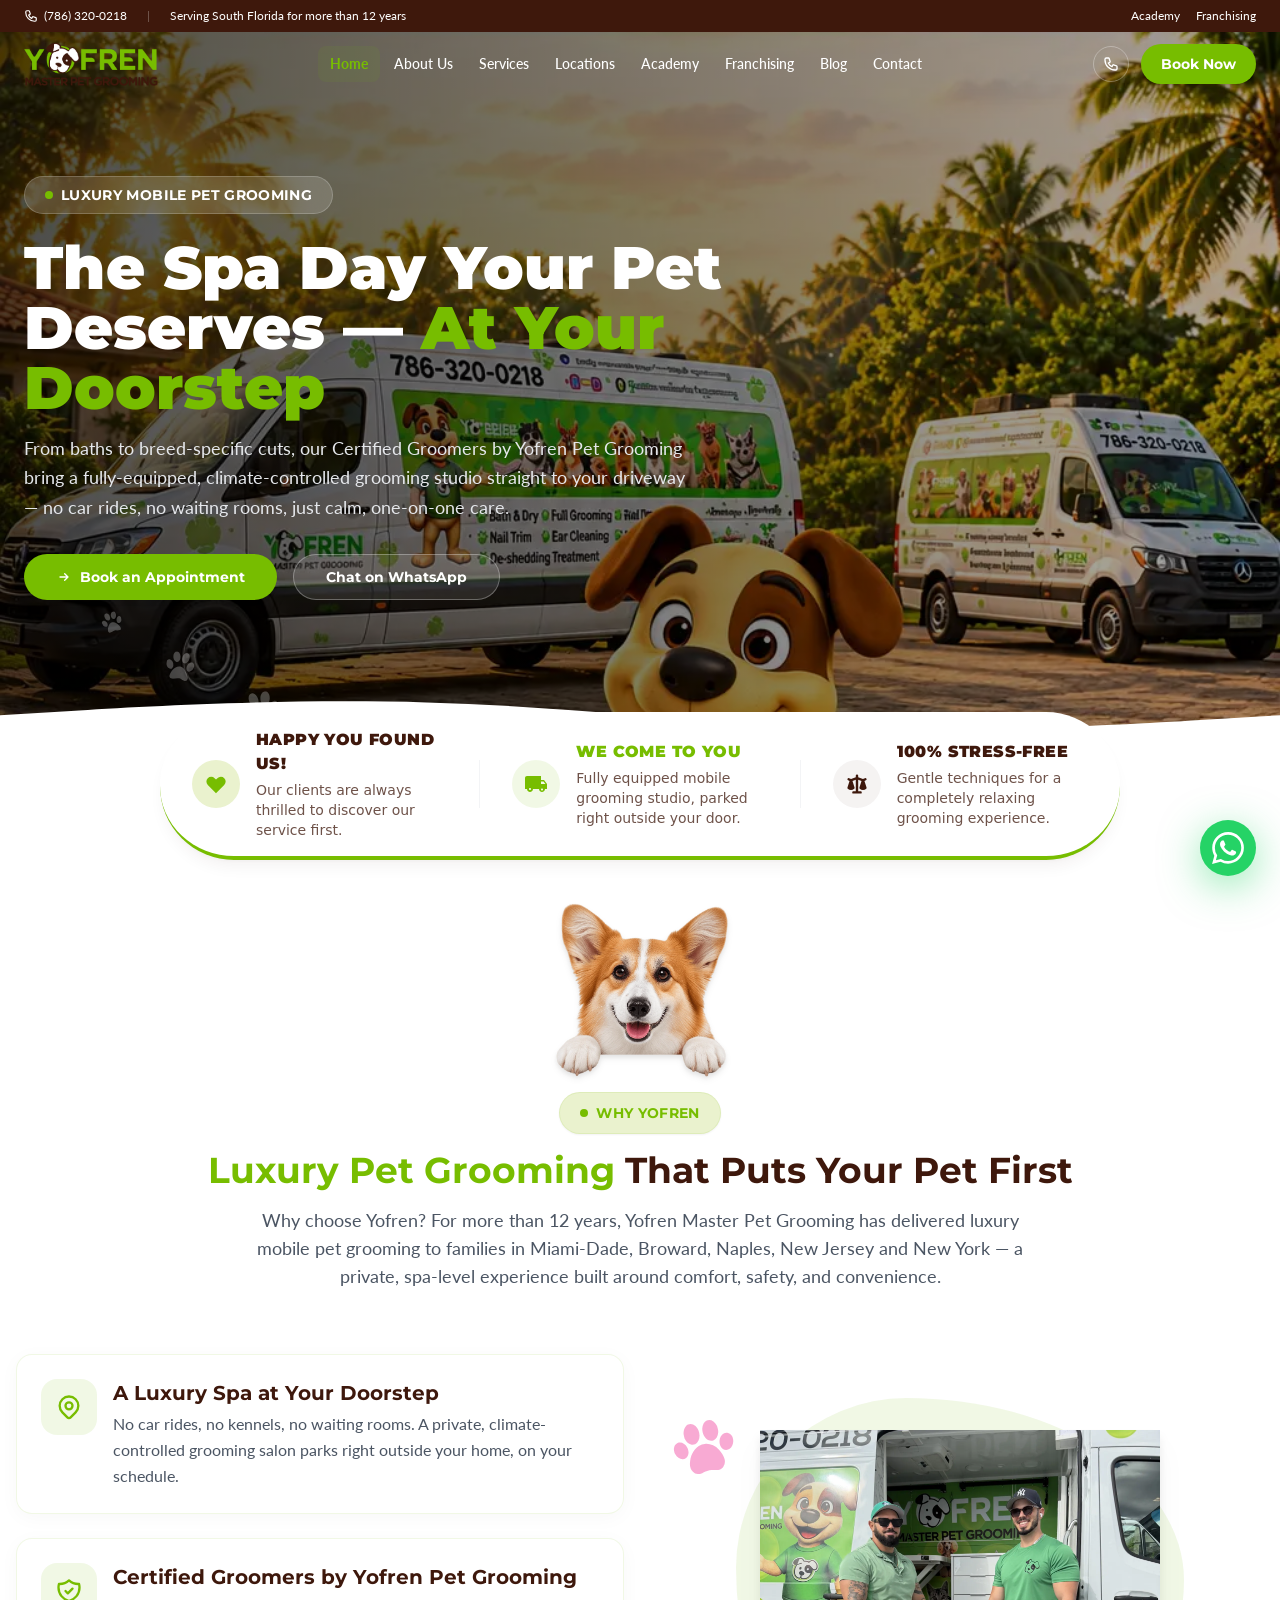
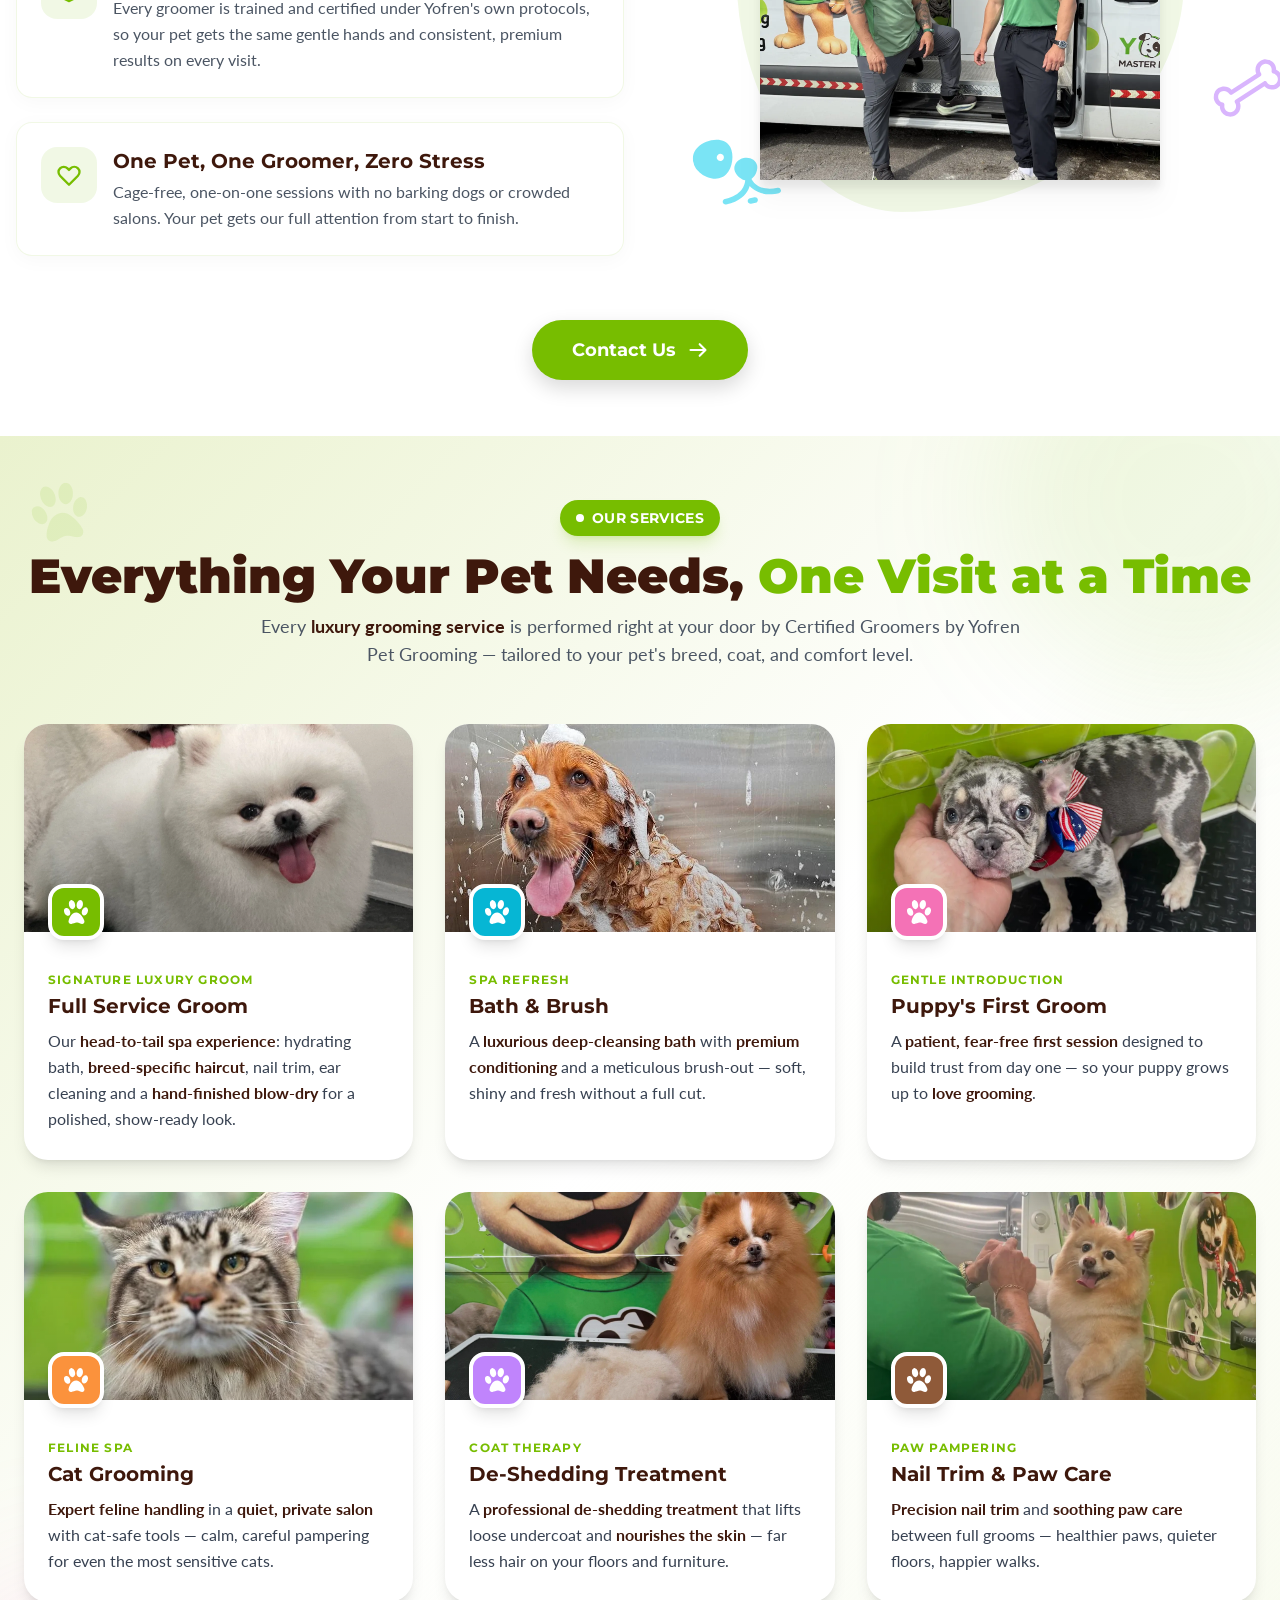
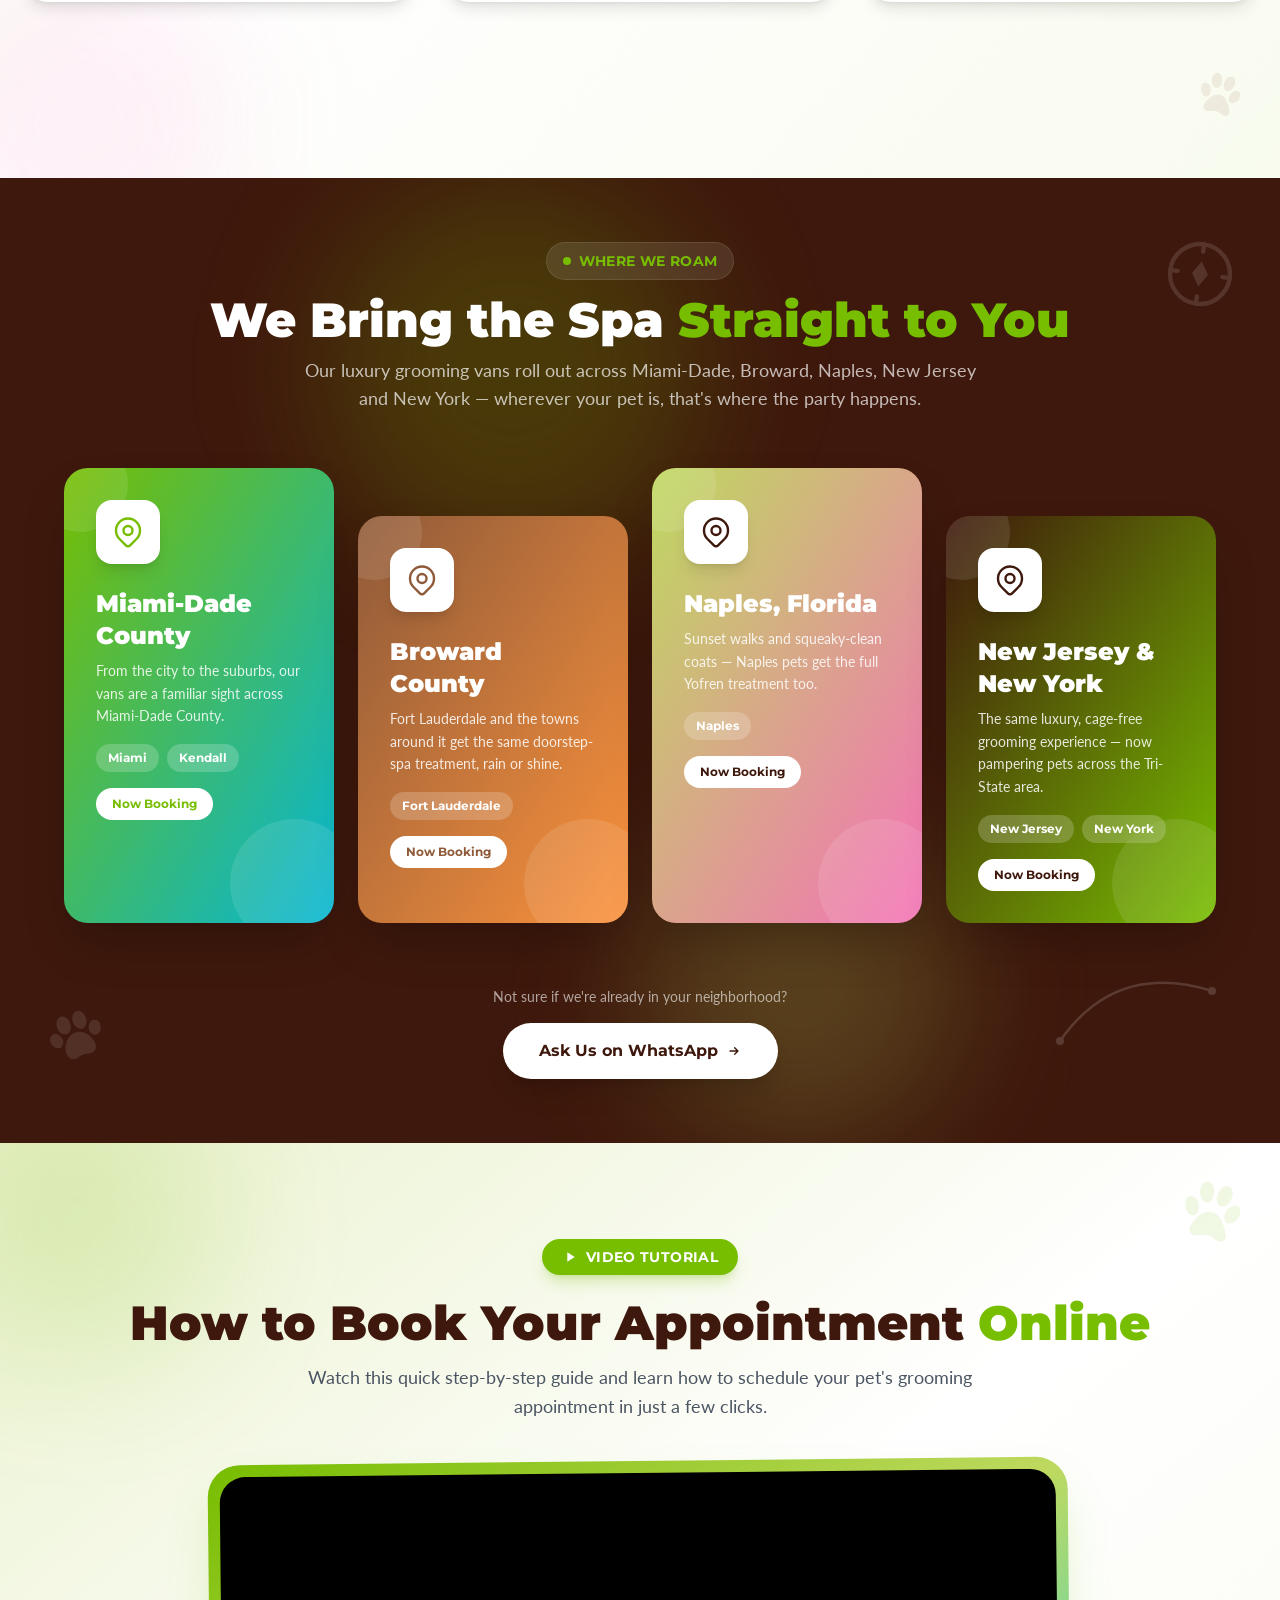
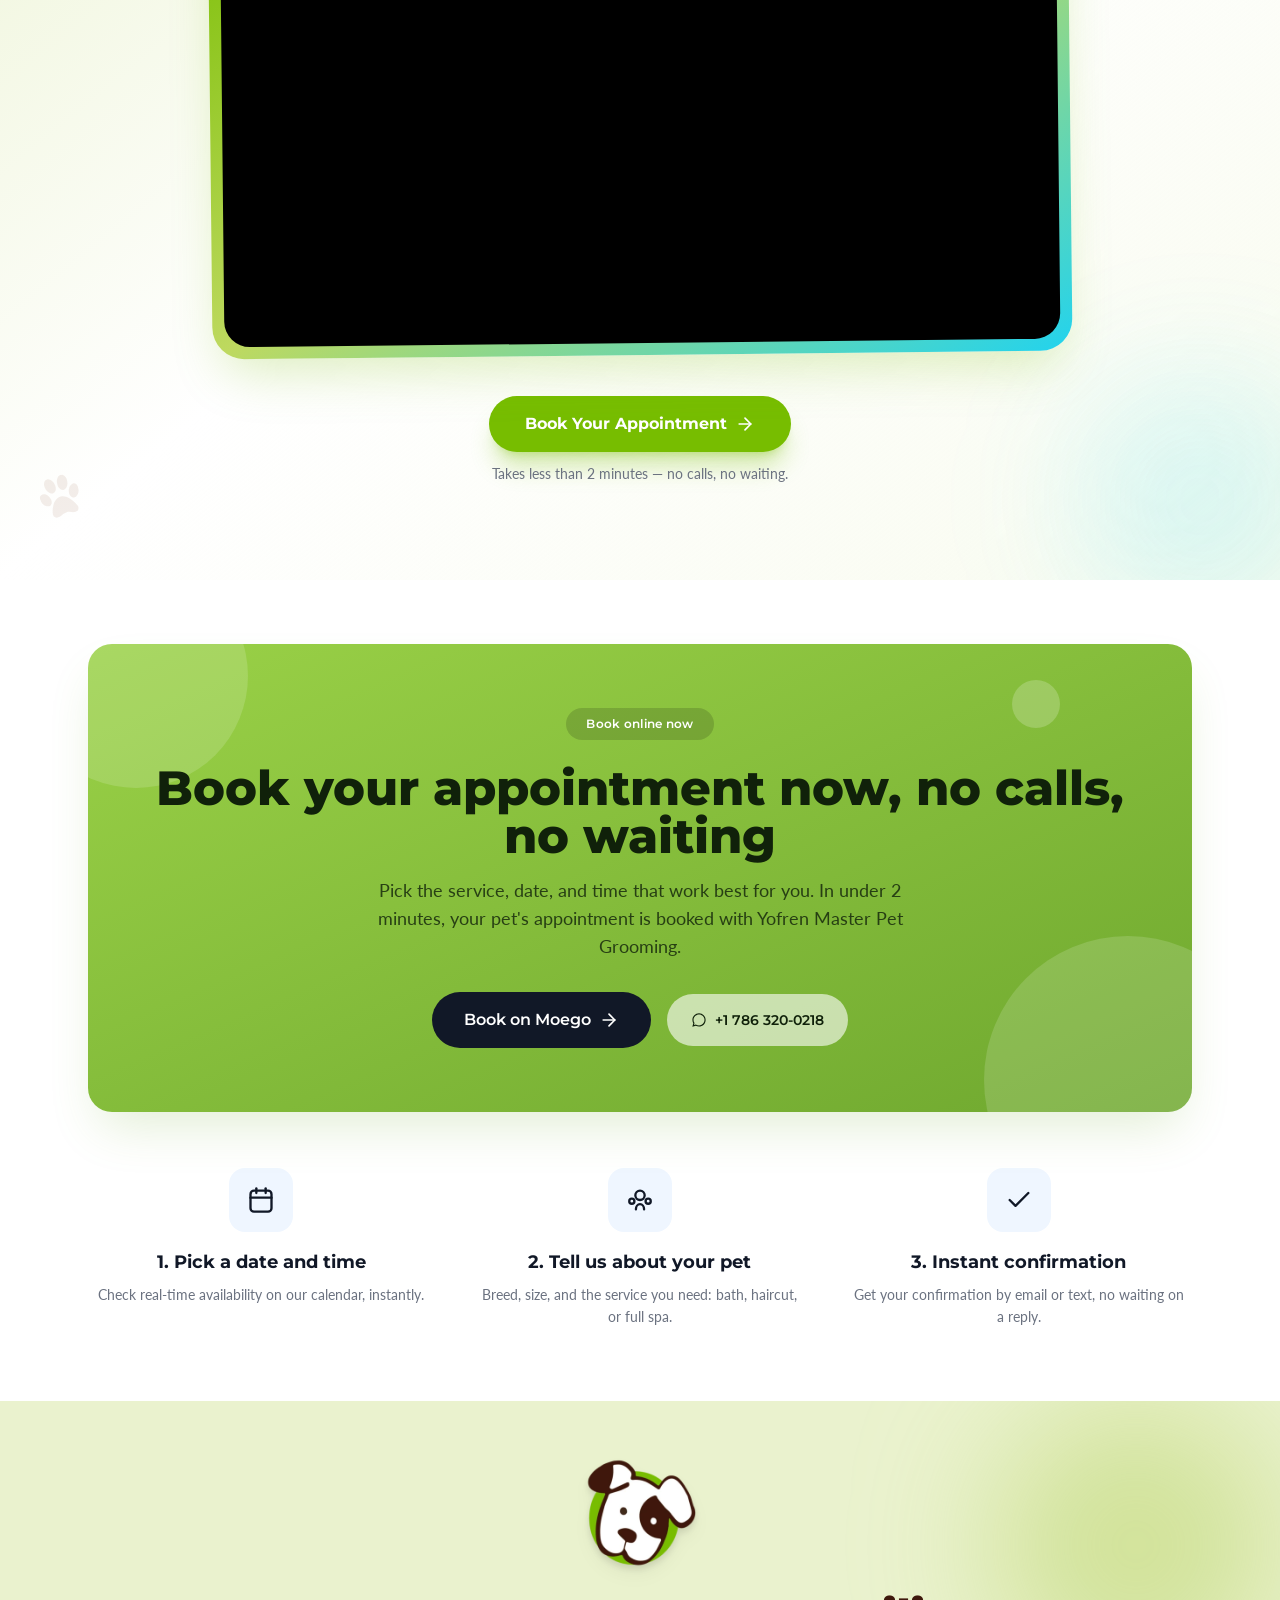
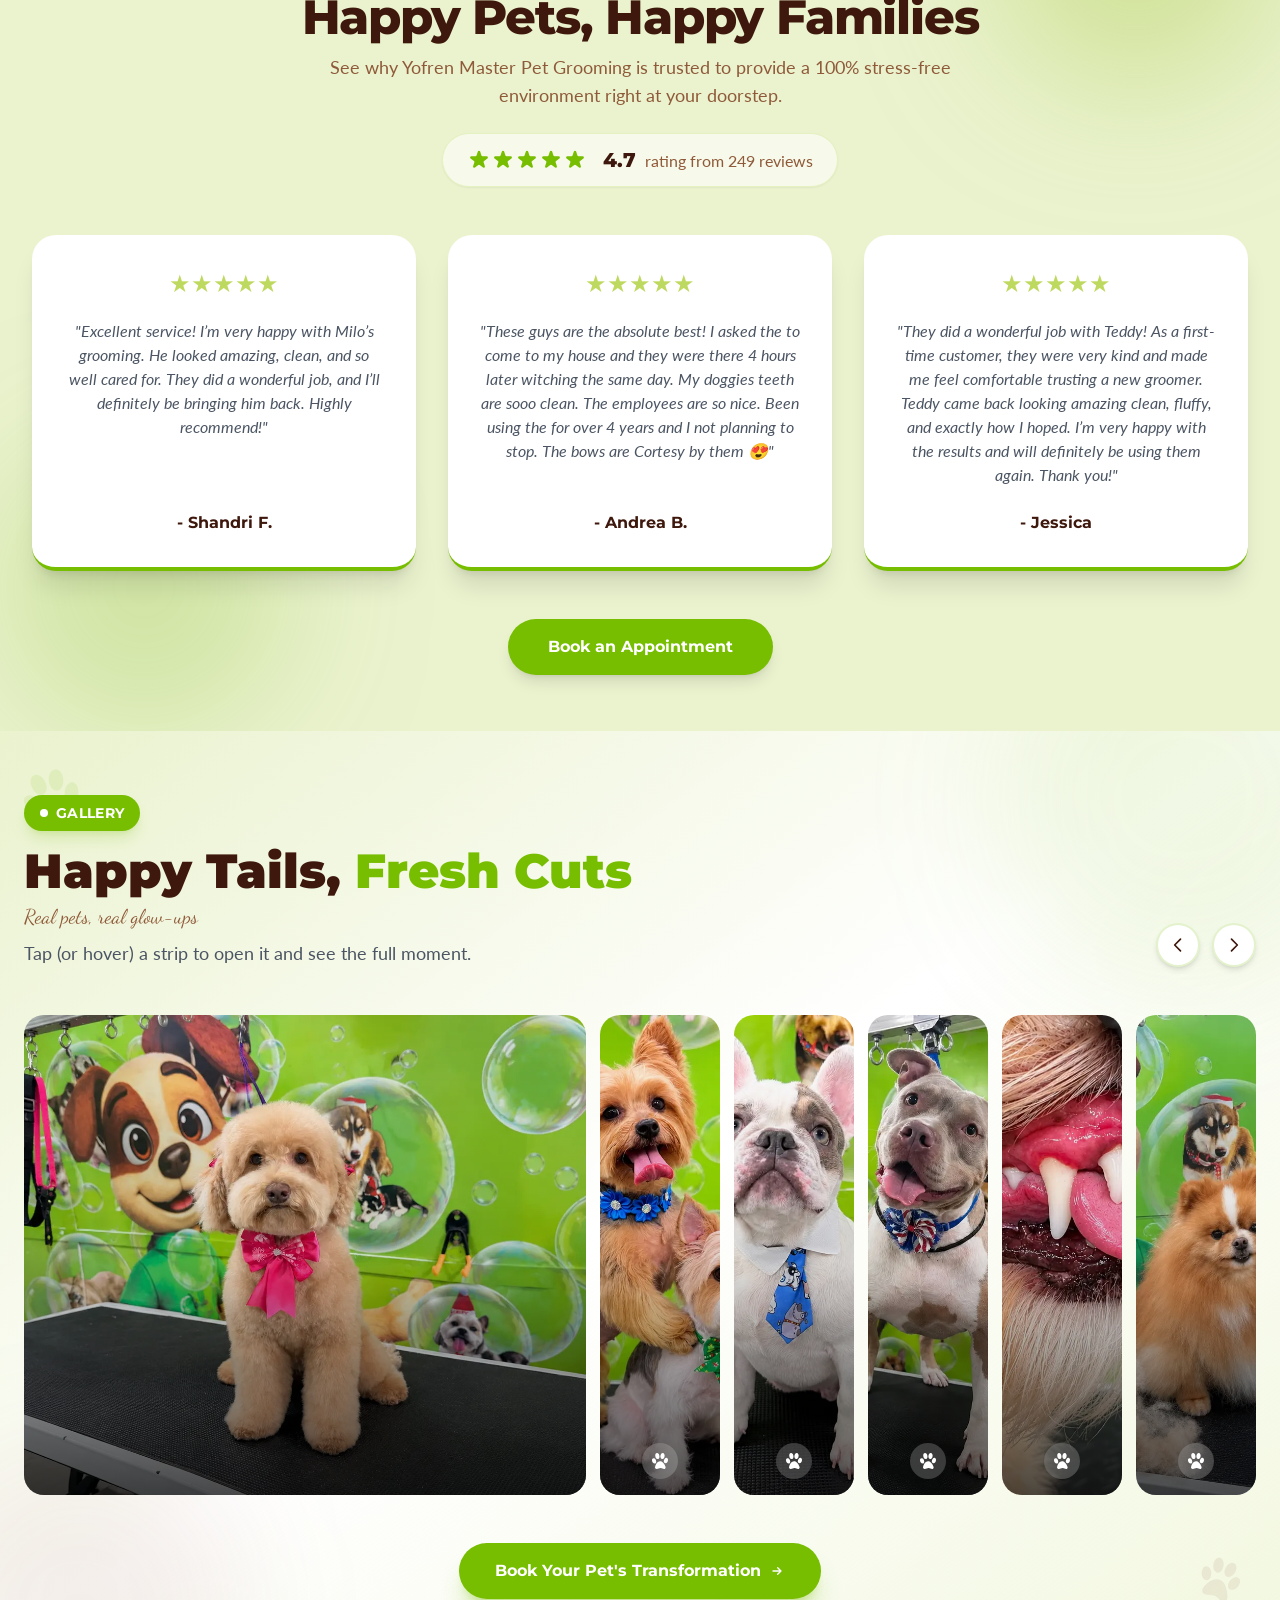
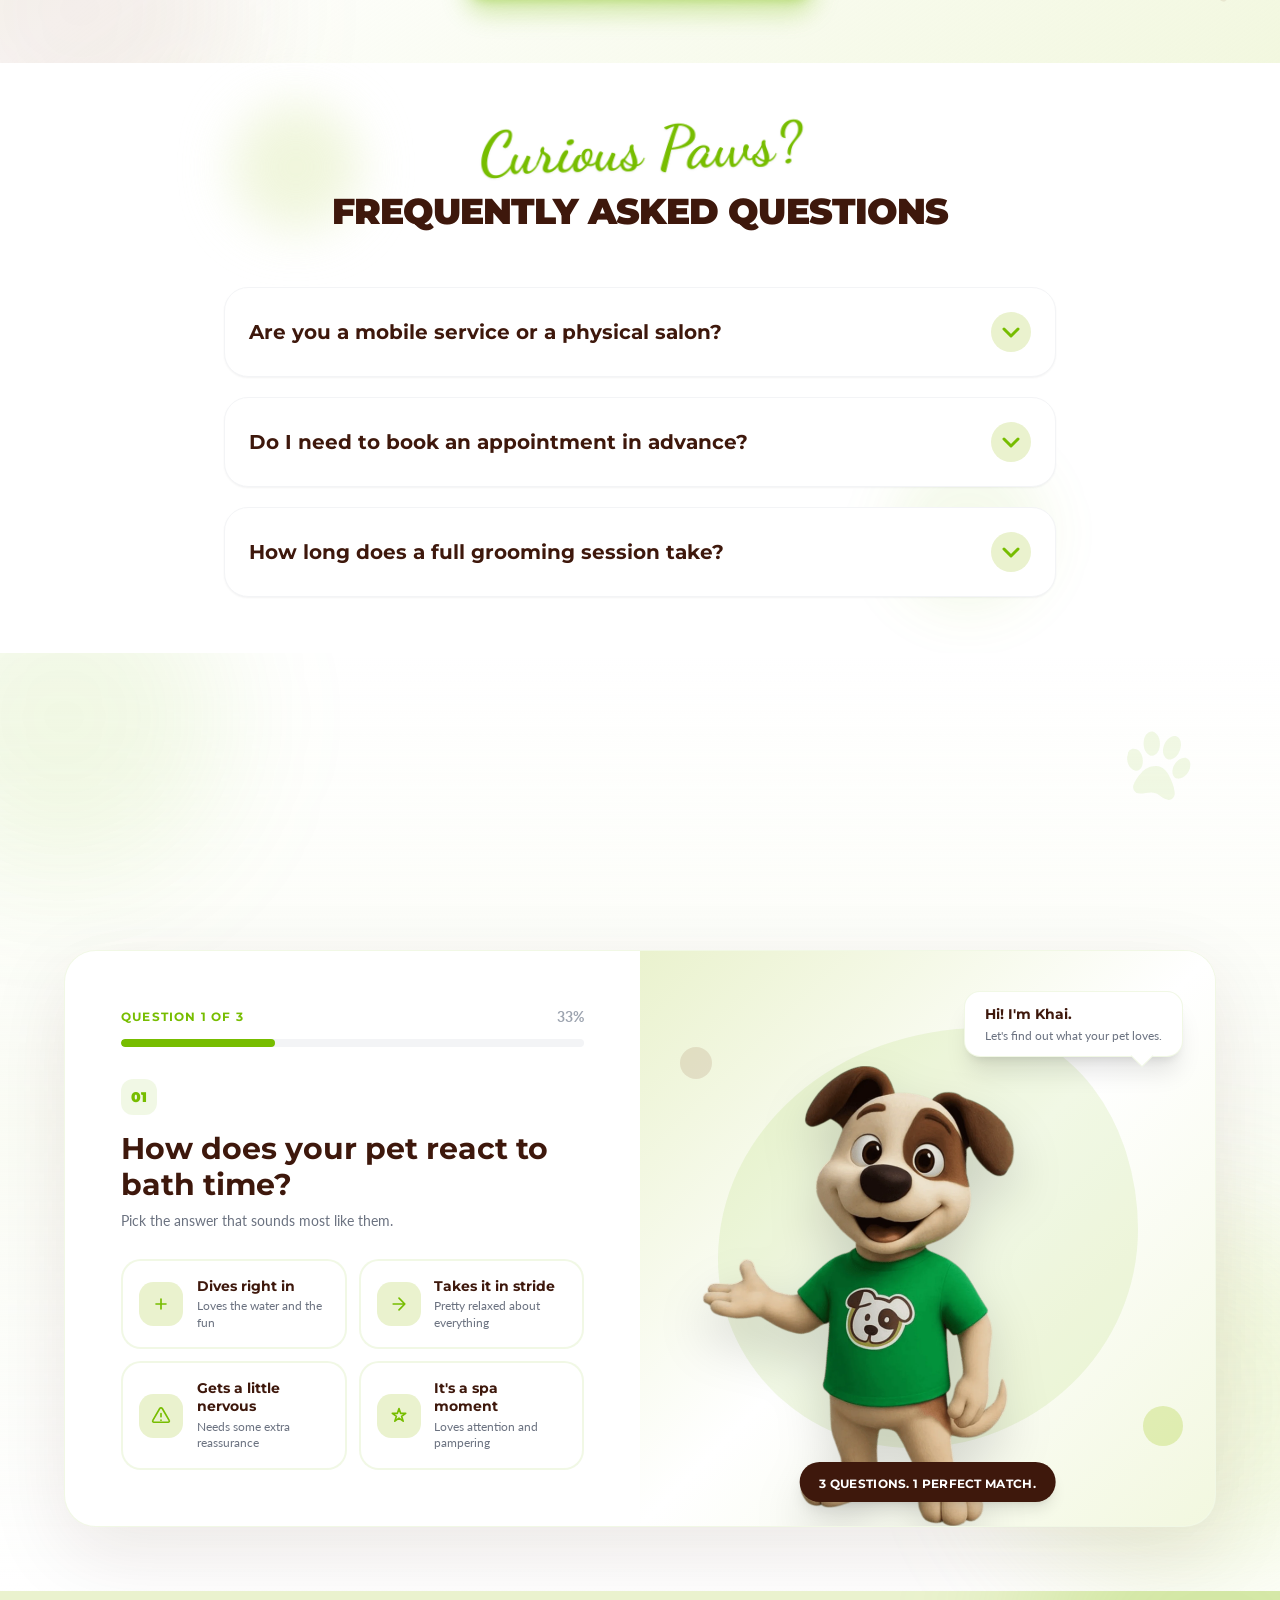
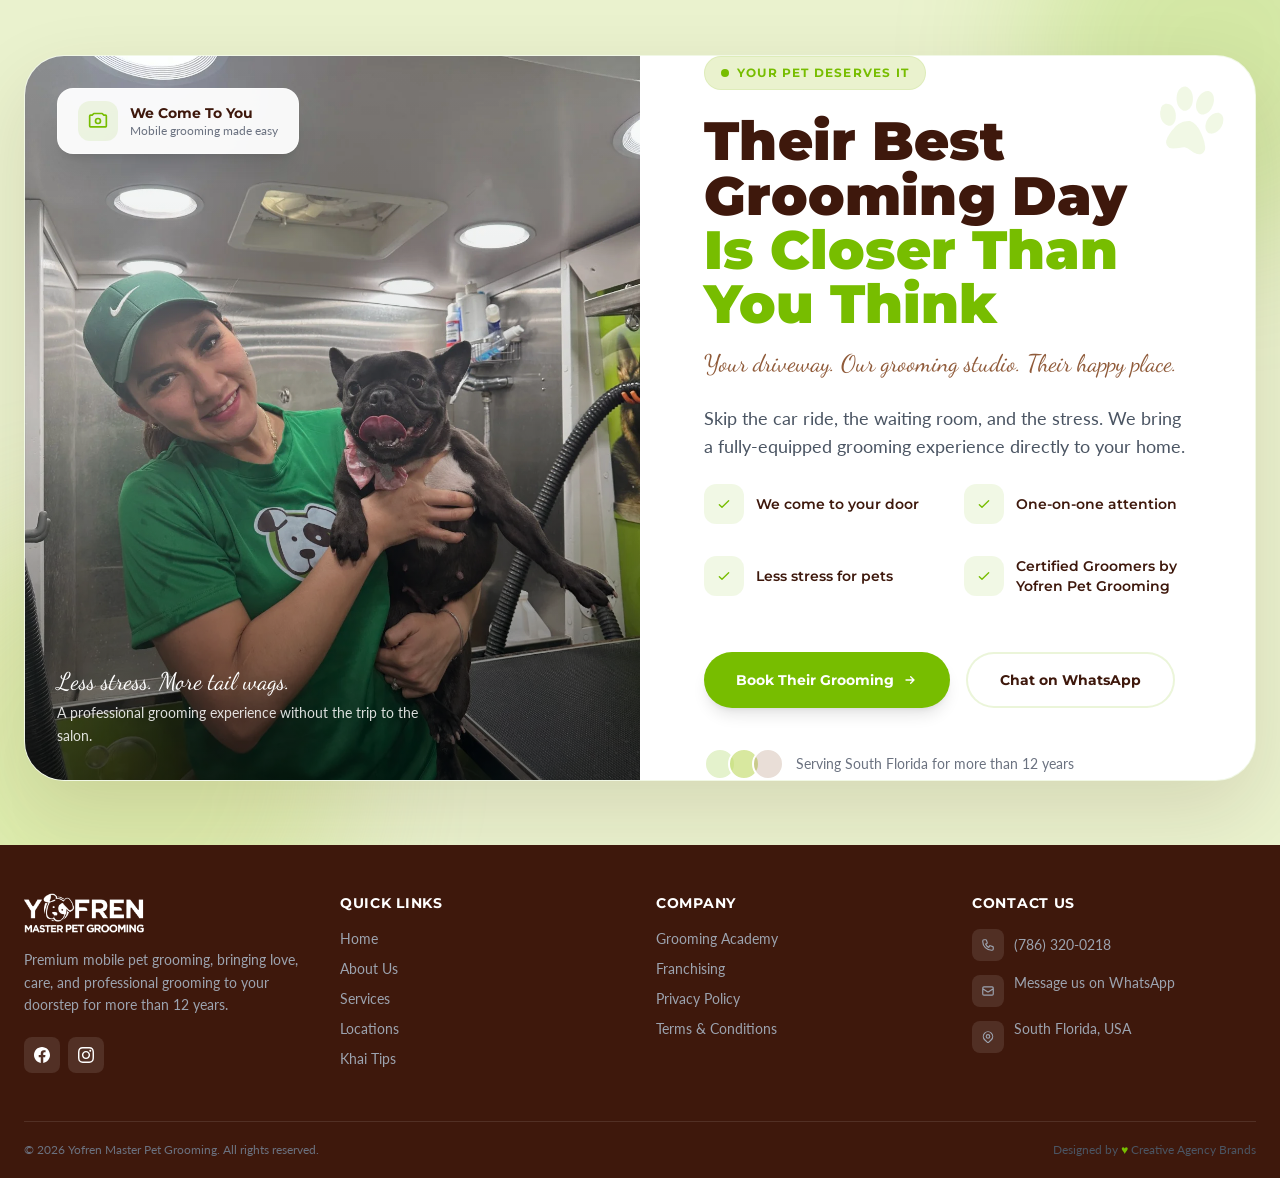
<file: index.html>
<!DOCTYPE html>
<html lang="en">

<head>
    <meta charset="UTF-8">
<meta name="viewport" content="width=device-width, initial-scale=1.0">
<title>Luxury Mobile Pet Grooming in Miami, Broward, Naples, NJ &amp; NY | Yofren</title>
<meta name="description" content="Luxury mobile pet grooming in Miami-Dade, Broward, Naples, New Jersey &amp; New York. Certified Groomers by Yofren Pet Grooming come to your door in a climate-controlled van. 12+ years. Book online.">
<meta name="robots" content="index, follow, max-image-preview:large">
<meta name="theme-color" content="#77BD00">
<link rel="canonical" href="https://yofrenpetgrooming.com/">
	<!-- Favicon -->
	<link rel="icon" type="image/x-icon" href="assets/images/icon-yofren.ico">

<!-- Open Graph -->
<meta property="og:type" content="website">
<meta property="og:site_name" content="Yofren Master Pet Grooming">
<meta property="og:locale" content="en_US">
<meta property="og:url" content="https://yofrenpetgrooming.com/">
<meta property="og:title" content="Luxury Mobile Pet Grooming in Miami, Broward, Naples, NJ &amp; NY | Yofren">
<meta property="og:description" content="Certified Groomers by Yofren Pet Grooming and fully equipped vans come to your door in Miami-Dade, Broward, Naples, New Jersey and New York. Luxury, stress-free mobile pet grooming for more than 12 years.">
<meta property="og:image" content="https://yofrenpetgrooming.com/assets/images/services/heroservice.webp">
<meta property="og:image:alt" content="Luxury mobile pet grooming by Yofren Pet Grooming">

<!-- Twitter Cards -->
<meta name="twitter:card" content="summary_large_image">
<meta name="twitter:title" content="Luxury Mobile Pet Grooming in Miami, Broward, Naples, NJ &amp; NY | Yofren">
<meta name="twitter:description" content="Certified Groomers by Yofren Pet Grooming and fully equipped vans come to your door in Miami-Dade, Broward, Naples, New Jersey and New York. Luxury, stress-free mobile pet grooming for more than 12 years.">
<meta name="twitter:image" content="https://yofrenpetgrooming.com/assets/images/services/heroservice.webp">
<meta name="twitter:image:alt" content="Luxury mobile pet grooming by Yofren Pet Grooming">

	<link rel="stylesheet" href="assets/css/tailwind.css">
	<link rel="preconnect" href="https://fonts.googleapis.com">
	<link rel="preconnect" href="https://fonts.gstatic.com" crossorigin>
	<link
		href="https://fonts.googleapis.com/css2?family=Lato:wght@300;400;700;900&family=Montserrat:wght@600;700;800;900&family=Dancing+Script:wght@400;600;700&display=swap"
		rel="stylesheet">

	<style>
		html {
			scroll-behavior: smooth;
		}

		body {
			font-family: 'Lato', sans-serif;
		}

		.pattern-overlay {
			background-image:
				radial-gradient(circle at 20% 50%, rgba(119, 189, 0, 0.1) 0%, transparent 50%),
				radial-gradient(circle at 80% 80%, rgba(190, 217, 95, 0.1) 0%, transparent 50%);
		}

		.card-hover {
			transition: transform 0.3s ease, box-shadow 0.3s ease;
		}

		.card-hover:hover {
			transform: translateY(-8px);
			box-shadow: 0 20px 40px rgba(119, 189, 0, 0.2);
		}

		.check-item {
			transition: all 0.3s ease;
		}

		.check-item:hover {
			transform: translateX(8px);
		}

		.check-item:hover .check-icon {
			transform: scale(1.2) rotate(5deg);
		}

		.check-icon {
			transition: transform 0.3s ease;
		}

		@keyframes floatSlow {

			0%,
			100% {
				transform: translateY(0) rotate(0deg);
			}

			50% {
				transform: translateY(-15px) rotate(8deg);
			}
		}

		@keyframes floatMedium {

			0%,
			100% {
				transform: translateY(0) rotate(0deg);
			}

			33% {
				transform: translateY(-10px) rotate(-5deg);
			}

			66% {
				transform: translateY(5px) rotate(5deg);
			}
		}

		@keyframes floatReverse {

			0%,
			100% {
				transform: translateY(0) rotate(0deg);
			}

			50% {
				transform: translateY(12px) rotate(-6deg);
			}
		}

		.deco-float-slow {
			animation: floatSlow 6s ease-in-out infinite;
		}

		.deco-float-medium {
			animation: floatMedium 5s ease-in-out infinite;
		}

		.deco-float-reverse {
			animation: floatReverse 7s ease-in-out infinite;
		}

		.blob-shape {
			border-radius: 63% 37% 54% 46% / 55% 48% 52% 45%;
			animation: blobMorph 9s ease-in-out infinite;
		}

		@keyframes blobMorph {

			0%,
			100% {
				border-radius: 63% 37% 54% 46% / 55% 48% 52% 45%;
			}

			50% {
				border-radius: 40% 60% 62% 38% / 48% 45% 55% 52%;
			}
		}

		.reveal {
			opacity: 0;
			transform: translateY(30px);
			transition: opacity 0.7s ease, transform 0.7s ease;
		}

		.reveal.revealed {
			opacity: 1;
			transform: translateY(0);
		}

		#mainNav .nav-logo {
			filter: none;
			transition: filter 0.3s ease;
		}

		#mainNav .nav-link {
			color: white;
			transition: color 0.3s ease;
		}

		#mainNav .nav-link:hover {
			color: #77BD00;
			background: rgba(255, 255, 255, 0.1);
		}

		#mainNav .nav-phone {
			color: white;
			border-color: rgba(255, 255, 255, 0.3);
			transition: all 0.3s ease;
		}

		#mainNav .nav-phone:hover {
			background: #77BD00;
			border-color: #77BD00;
		}

		#mainNav .nav-mobile-btn {
			color: white;
			transition: color 0.3s ease;
		}

		#mainNav.nav-scrolled {
			background: rgba(255, 255, 255, 0.97);
			backdrop-filter: blur(12px);
			-webkit-backdrop-filter: blur(12px);
			box-shadow: 0 1px 3px rgba(0, 0, 0, 0.08);
			border-bottom: 1px solid rgba(0, 0, 0, 0.05);
		}

		#mainNav.nav-scrolled .nav-logo {
			filter: none;
		}

		#mainNav.nav-scrolled .nav-link {
			color: #3E180C;
		}

		#mainNav.nav-scrolled .nav-link:hover {
			color: #77BD00;
			background: rgba(119, 189, 0, 0.05);
		}

		#mainNav.nav-scrolled .nav-phone {
			color: #3E180C;
			border-color: #e5e7eb;
		}

		#mainNav.nav-scrolled .nav-phone:hover {
			color: white;
			background: #77BD00;
			border-color: #77BD00;
		}

		#mainNav.nav-scrolled .nav-mobile-btn {
			color: #3E180C;
		}

		/* Active page highlight */
		#mainNav .nav-link.active-page {
			color: #77BD00 !important;
			background: rgba(119, 189, 0, 0.08);
			border-radius: 8px;
		}

		#mainNav.nav-scrolled .nav-link.active-page {
			color: #77BD00 !important;
			background: rgba(119, 189, 0, 0.08);
		}
	
			/* Tablet: 8 nav links don't fit, use the hamburger menu up to 1024px */@media (min-width:768px) and (max-width:1023.98px){#mainNav .hidden.md\:flex{display:none!important}#mainNav #mobileMenuBtn{display:block!important}#mainNav #mobileMenu:not(.hidden){display:block!important}}
</style>

    <script type="application/ld+json">
{
  "@context": "https://schema.org",
  "@graph": [
    {
      "@type": "LocalBusiness",
      "@id": "https://yofrenpetgrooming.com/#business",
      "name": "Yofren Master Pet Grooming",
      "url": "https://yofrenpetgrooming.com/",
      "description": "Luxury mobile pet grooming that comes to you. Certified Groomers by Yofren Pet Grooming and fully equipped, climate-controlled vans serving Miami-Dade, Broward, Naples, New Jersey and New York for more than 12 years.",
      "slogan": "Luxury pet grooming at your doorstep",
      "priceRange": "$$",
      "image": "https://yofrenpetgrooming.com/assets/images/services/heroservice.webp",
      "telephone": "+1-786-320-0218",
      "address": {
        "@type": "PostalAddress",
        "addressRegion": "FL",
        "addressCountry": "US"
      },
      "areaServed": [
        {
          "@type": "AdministrativeArea",
          "name": "Miami-Dade County, Florida"
        },
        {
          "@type": "AdministrativeArea",
          "name": "Broward County, Florida"
        },
        {
          "@type": "City",
          "name": "Naples, Florida"
        },
        {
          "@type": "State",
          "name": "New Jersey"
        },
        {
          "@type": "State",
          "name": "New York"
        }
      ],
      "knowsAbout": ["Luxury pet grooming", "Mobile dog grooming", "Mobile cat grooming", "Dematting", "De-shedding", "Breed-specific haircuts"],
      "sameAs": [
        "https://www.facebook.com/people/Yofren-Master-Pet-Grooming-FL/100090346147290/",
        "https://www.instagram.com/yofrenmpg1"
      ],
      "hasOfferCatalog": {
        "@type": "OfferCatalog",
        "name": "Mobile pet grooming services",
        "itemListElement": [
          {
            "@type": "Offer",
            "itemOffered": {
              "@type": "Service",
              "name": "Full Service Groom",
              "description": "Our head-to-tail spa experience: hydrating bath, breed-specific haircut, nail trim, ear cleaning and a hand-finished blow-dry for a polished, show-ready look."
            }
          },
          {
            "@type": "Offer",
            "itemOffered": {
              "@type": "Service",
              "name": "Bath & Brush",
              "description": "A luxurious deep-cleansing bath with premium conditioning and a meticulous brush-out — soft, shiny and fresh without a full cut."
            }
          },
          {
            "@type": "Offer",
            "itemOffered": {
              "@type": "Service",
              "name": "Puppy's First Groom",
              "description": "A patient, fear-free first session designed to build trust from day one — so your puppy grows up to love grooming."
            }
          },
          {
            "@type": "Offer",
            "itemOffered": {
              "@type": "Service",
              "name": "Cat Grooming",
              "description": "Expert feline handling in a quiet, private salon with cat-safe tools — calm, careful pampering for even the most sensitive cats."
            }
          },
          {
            "@type": "Offer",
            "itemOffered": {
              "@type": "Service",
              "name": "De-Shedding Treatment",
              "description": "A professional de-shedding treatment that lifts loose undercoat and nourishes the skin — far less hair on your floors and furniture."
            }
          },
          {
            "@type": "Offer",
            "itemOffered": {
              "@type": "Service",
              "name": "Nail Trim & Paw Care",
              "description": "Precision nail trim and soothing paw care between full grooms — healthier paws, quieter floors, happier walks."
            }
          }
        ]
      }
    },
    {
      "@type": "WebSite",
      "@id": "https://yofrenpetgrooming.com/#website",
      "url": "https://yofrenpetgrooming.com/",
      "name": "Yofren Master Pet Grooming",
      "publisher": {
        "@id": "https://yofrenpetgrooming.com/#business"
      },
      "inLanguage": "en-US"
    },
    {
      "@type": "FAQPage",
      "@id": "https://yofrenpetgrooming.com/#faq",
      "mainEntity": [
        {
          "@type": "Question",
          "name": "Are you a mobile service or a physical salon?",
          "acceptedAnswer": {
            "@type": "Answer",
            "text": "We are a 100% mobile grooming service. Our fully-equipped, climate-controlled vans bring a professional grooming studio directly to your driveway. No car rides, no waiting rooms, no unfamiliar environments. Every appointment happens right outside your home."
          }
        },
        {
          "@type": "Question",
          "name": "Do I need to book an appointment in advance?",
          "acceptedAnswer": {
            "@type": "Answer",
            "text": "Yes! To guarantee our signature stress-free experience, we work by appointment only. This ensures every furry client receives our complete, undivided attention from start to finish."
          }
        },
        {
          "@type": "Question",
          "name": "How long does a full grooming session take?",
          "acceptedAnswer": {
            "@type": "Answer",
            "text": "Typically, a session lasts between 1.5 to 3 hours, depending on your pet's size, coat condition, and the selected style. We always respect their pace and will text you as soon as they are ready to go home!"
          }
        }
      ]
    }
  ]
}
</script>
</head>

<body class="scroll-smooth">

	<!-- ============================================ -->
	<!-- TOP BAR + NAVBAR                            -->
	<!-- ============================================ -->

	<div class="bg-contrast text-white py-2 px-6 text-xs">
		<div class="container mx-auto flex justify-between items-center">
			<div class="flex items-center gap-5 font-lato">
				<a href="tel:+17863200218" class="hover:text-primary transition flex items-center gap-1.5">
					<svg class="w-3.5 h-3.5" fill="none" stroke="currentColor" viewBox="0 0 24 24">
						<path stroke-linecap="round" stroke-linejoin="round" stroke-width="2"
							d="M3 5a2 2 0 012-2h3.28a1 1 0 01.948.684l1.498 4.493a1 1 0 01-.502 1.21l-2.257 1.13a11.042 11.042 0 005.516 5.516l1.13-2.257a1 1 0 011.21-.502l4.493 1.498a1 1 0 01.684.949V19a2 2 0 01-2 2h-1C9.716 21 3 14.284 3 6V5z" />
					</svg>
					(786) 320-0218
				</a>
				<span class="hidden sm:inline text-white/30">|</span>
				<span class="hidden sm:inline">Serving South Florida for more than 12 years</span>
			</div>
			<div class="flex items-center gap-4 font-lato">
				<a href="academy.html" class="hover:text-primary transition">Academy</a>
				<a href="franchise.html" class="hover:text-primary transition">Franchising</a>			</div>
		</div>
	</div>

	<nav id="mainNav" class="sticky top-0 z-50 transition-all duration-300">
		<div class="container mx-auto px-6">
			<div class="flex items-center justify-between h-16">
				<div class="flex-shrink-0">
					<a href="index.html" class="block">
						<img src="assets/images/Yofren_Logo(1).png" alt="Yofren Master Pet Grooming Logo"
							class="nav-logo h-11 w-auto object-contain hover:opacity-80 transition">
					</a>
				</div>

				<div class="hidden md:flex items-center flex-1 justify-center">
					<ul class="flex items-center gap-0.5 font-lato font-medium text-sm flex-wrap justify-center">
						<li><a href="index.html" class="nav-link active-page px-3 py-2 block">Home</a></li>
						<li><a href="about.html" class="nav-link px-3 py-2 block">About Us</a></li>
						<li><a href="services.html" class="nav-link px-3 py-2 block">Services</a></li>
						<li><a href="locations.html" class="nav-link px-3 py-2 block">Locations</a></li>
						<li><a href="academy.html" class="nav-link px-3 py-2 block">Academy</a></li>
						<li><a href="franchise.html" class="nav-link px-3 py-2 block">Franchising</a></li>
						<li><a href="blog.html" class="nav-link px-3 py-2 block">Blog</a></li>
						<li><a href="contact.html" class="nav-link px-3 py-2 block">Contact</a></li>
					</ul>
				</div>

				<div class="hidden md:flex items-center gap-3 flex-shrink-0">
					<a href="tel:+17863200218"
						class="nav-phone w-9 h-9 rounded-full border flex items-center justify-center hover:text-white transition-all duration-200">
						<svg class="w-4 h-4" fill="none" stroke="currentColor" viewBox="0 0 24 24">
							<path stroke-linecap="round" stroke-linejoin="round" stroke-width="2"
								d="M3 5a2 2 0 012-2h3.28a1 1 0 01.948.684l1.498 4.493a1 1 0 01-.502 1.21l-2.257 1.13a11.042 11.042 0 005.516 5.516l1.13-2.257a1 1 0 011.21-.502l4.493 1.498a1 1 0 01.684.949V19a2 2 0 01-2 2h-1C9.716 21 3 14.284 3 6V5z" />
						</svg>
					</a>
					<a href="https://booking.moego.pet/ol/YofrenmasterpetgroomingFL/book" target="_blank"
						class="bg-primary hover:bg-green-600 text-white font-stem font-bold text-sm px-5 py-2.5 rounded-full shadow-md hover:shadow-lg transition-all duration-200 transform hover:scale-105">
						Book Now
					</a>
				</div>

<button id="mobileMenuBtn" class="nav-mobile-btn md:hidden p-1 flex-shrink-0">
    <svg class="w-6 h-6" fill="none" stroke="currentColor" viewBox="0 0 24 24">
        <path stroke-linecap="round" stroke-linejoin="round" stroke-width="2"
            d="M4 6h16M4 12h16M4 18h16" />
    </svg>
</button>
			</div>

			<div id="mobileMenu" class="hidden md:hidden pb-4">
				<div class="bg-white/95 backdrop-blur-md rounded-xl p-3 shadow-lg mt-2">
					<ul class="space-y-0.5 font-lato font-medium text-sm mb-4">
						<li><a href="index.html"
								class="block px-3 py-2.5 rounded-lg bg-primary/5 text-primary font-semibold">Home</a>
						</li>
						<li><a href="about.html"
								class="block px-3 py-2.5 rounded-lg hover:bg-primary/5 hover:text-primary transition text-contrast">About
								Us</a></li>
						<li><a href="services.html"
								class="block px-3 py-2.5 rounded-lg hover:bg-primary/5 hover:text-primary transition text-contrast">Services</a>
						</li>
						<li><a href="locations.html"
								class="block px-3 py-2.5 rounded-lg hover:bg-primary/5 hover:text-primary transition text-contrast">Locations</a>
						</li>
						<li><a href="academy.html"
								class="block px-3 py-2.5 rounded-lg hover:bg-primary/5 hover:text-primary transition text-contrast">Academy</a>
						</li>
						<li><a href="franchise.html"
								class="block px-3 py-2.5 rounded-lg hover:bg-primary/5 hover:text-primary transition text-contrast">Franchising</a>
						</li>
						<li><a href="blog.html"
								class="block px-3 py-2.5 rounded-lg hover:bg-primary/5 hover:text-primary transition text-contrast">Blog</a>
						</li>
						<li><a href="contact.html"
								class="block px-3 py-2.5 rounded-lg hover:bg-primary/5 hover:text-primary transition text-contrast">Contact</a>
						</li>
					</ul>
					<a href="https://booking.moego.pet/ol/YofrenmasterpetgroomingFL/book" target="_blank" class="block">
						<button
							class="bg-primary hover:bg-green-600 text-white font-stem font-bold text-sm px-6 py-3 rounded-full shadow-md w-full transition">
							Book Now
						</button>
					</a>
				</div>
			</div>
		</div>
	</nav>

	<!-- ============================================ -->
	<!-- HERO                                        -->
	<!-- ============================================ -->

	<section class="relative overflow-hidden min-h-[70vh] flex items-center -mt-16">
<div class="absolute inset-0 z-0 bg-black">
    <picture>
        <source media="(max-width: 767px)" srcset="assets/images/services/heroservicetelefono.webp" type="image/webp">
        <source media="(min-width: 768px)" srcset="assets/images/services/heroservice.webp" type="image/webp">
        <img src="assets/images/services/heroservice.webp" alt="Luxury mobile pet grooming by Certified Groomers by Yofren Pet Grooming"
            class="w-full h-full object-cover"
            fetchpriority="high">
    </picture>
    <div class="absolute inset-0 bg-gradient-to-r from-black/70 via-black/50 to-black/30"></div>
</div>

		<div class="container mx-auto max-w-7xl relative z-10 px-6 py-28 lg:py-36">
			<div class="max-w-3xl">
				<div
    class="inline-flex items-center gap-2 bg-white/15 backdrop-blur-md px-5 py-2 rounded-full mb-6 border border-white/20">
					<span class="w-2 h-2 bg-primary rounded-full animate-pulse"></span>
					<span class="font-stem font-bold text-white text-sm uppercase tracking-wide">Luxury Mobile Pet
						Grooming</span>
				</div>

				<h1 class="text-4xl md:text-5xl lg:text-6xl font-stem font-black text-white mb-4 leading-tight">
					The Spa Day Your Pet Deserves —
					<span class="text-primary">At Your Doorstep</span>
				</h1>

				<p class="text-lg font-lato text-gray-200 mb-8 leading-relaxed max-w-2xl">
					From baths to breed-specific cuts, our Certified Groomers by Yofren Pet Grooming bring a fully-equipped, climate-controlled
					grooming studio straight to your driveway — no car rides, no waiting rooms, just calm, one-on-one
					care.
				</p>

				<div class="flex flex-col sm:flex-row gap-4">
					<a href="https://booking.moego.pet/ol/YofrenmasterpetgroomingFL/book" target="_blank"
						class="bg-primary hover:bg-green-600 text-white font-stem font-bold text-sm px-8 py-3 rounded-full shadow-lg transition flex items-center justify-center gap-2">
						<svg class="w-4 h-4" fill="none" stroke="currentColor" viewBox="0 0 24 24">
							<path stroke-linecap="round" stroke-linejoin="round" stroke-width="2"
								d="M13 7l5 5m0 0l-5 5m5-5H6" />
						</svg>
						Book an Appointment
					</a>
					<a href="https://api.whatsapp.com/send/?phone=17863200218&text&type=phone_number&app_absent=0"
						target="_blank"
						class="bg-white/10 hover:bg-white/20 text-white font-stem font-bold text-sm px-8 py-3 rounded-full border border-white/30 transition flex items-center justify-center gap-2">
						Chat on WhatsApp
					</a>
				</div>
			</div>
		</div>

		<!-- Paw print trail -->
		<svg viewBox="0 0 14 14" class="hidden sm:block absolute bottom-28 left-[8%] w-5 h-5 text-white/25 rotate-[-15deg] z-10" fill="currentColor">
			<path d="M 9.412959,0.00215164 C 8.1693111,0.14587964 7.4631991,1.5093558 7.3733471,2.6936522 7.2264421,3.7464942 7.6860601,5.0899481 8.7918901,5.3320382 9.750208,5.4175142 10.512633,4.5171926 10.825819,3.6583651 11.195679,2.5833906 11.206482,1.147845 10.309038,0.34250684 10.059753,0.12647084 9.739671,-0.00476426 9.412959,0.00215164 z m -5.0729339,0.056367 c -1.034807,0.074858 -1.5652,1.27744256 -1.493223,2.24276386 0.0088,1.2907239 0.717612,2.7424122 2.010186,3.0488129 0.963956,0.1042448 1.606661,-0.9181087 1.66656,-1.812036 0.123011,-1.3680543 -0.483132,-3.02530546 -1.855765,-3.43834986 -0.106687,-0.029465 -0.217332,-0.044089 -0.327758,-0.041191 z M 12.655043,4.2036246 c -1.388365,0.1017608 -2.266355,1.5813816 -2.326691,2.9184062 -0.07305,0.8707439 0.489487,1.9657608 1.436683,1.9057498 C 13.181597,8.8776256 14.035636,7.298817 14.00043,5.9270567 13.99133,5.1373276 13.490879,4.2365389 12.655043,4.2036246 z M 0.01075614,6.0085263 c -0.12855096,1.481506 0.908149,3.1560203 2.41413596,3.2493013 0.912778,-0.06096 1.343188,-1.121093 1.238576,-1.9598358 C 3.5801081,6.0604403 2.7526501,4.7931558 1.6775691,4.6275979 0.60248914,4.4620399 -0.00628982,5.221568 0.01075614,6.0085263 z M 7.1593651,7.2723472 c -1.411887,0.00329 -2.70277,0.9264694 -3.392913,2.1755314 -0.578235,0.9334254 -1.050947,1.9901564 -1.140853,3.1053424 0.01967,0.860048 0.840276,1.575842 1.663122,1.404534 1.173683,-0.152345 2.222485,-0.967418 3.44297,-0.8147 1.014283,0.08097 1.8507729,0.867482 2.8748439,0.856051 0.994345,0.03734 1.56796,-1.102139 1.188753,-1.994632 C 11.387234,10.726579 10.596107,9.6151936 9.746977,8.6142466 9.069618,7.87643 8.1824521,7.2396817 7.1593651,7.2723472 z" />
		</svg>
		<svg viewBox="0 0 14 14" class="hidden sm:block absolute bottom-16 left-[13%] w-7 h-7 text-white/25 rotate-[10deg] z-10" fill="currentColor">
			<path d="M 9.412959,0.00215164 C 8.1693111,0.14587964 7.4631991,1.5093558 7.3733471,2.6936522 7.2264421,3.7464942 7.6860601,5.0899481 8.7918901,5.3320382 9.750208,5.4175142 10.512633,4.5171926 10.825819,3.6583651 11.195679,2.5833906 11.206482,1.147845 10.309038,0.34250684 10.059753,0.12647084 9.739671,-0.00476426 9.412959,0.00215164 z m -5.0729339,0.056367 c -1.034807,0.074858 -1.5652,1.27744256 -1.493223,2.24276386 0.0088,1.2907239 0.717612,2.7424122 2.010186,3.0488129 0.963956,0.1042448 1.606661,-0.9181087 1.66656,-1.812036 0.123011,-1.3680543 -0.483132,-3.02530546 -1.855765,-3.43834986 -0.106687,-0.029465 -0.217332,-0.044089 -0.327758,-0.041191 z M 12.655043,4.2036246 c -1.388365,0.1017608 -2.266355,1.5813816 -2.326691,2.9184062 -0.07305,0.8707439 0.489487,1.9657608 1.436683,1.9057498 C 13.181597,8.8776256 14.035636,7.298817 14.00043,5.9270567 13.99133,5.1373276 13.490879,4.2365389 12.655043,4.2036246 z M 0.01075614,6.0085263 c -0.12855096,1.481506 0.908149,3.1560203 2.41413596,3.2493013 0.912778,-0.06096 1.343188,-1.121093 1.238576,-1.9598358 C 3.5801081,6.0604403 2.7526501,4.7931558 1.6775691,4.6275979 0.60248914,4.4620399 -0.00628982,5.221568 0.01075614,6.0085263 z M 7.1593651,7.2723472 c -1.411887,0.00329 -2.70277,0.9264694 -3.392913,2.1755314 -0.578235,0.9334254 -1.050947,1.9901564 -1.140853,3.1053424 0.01967,0.860048 0.840276,1.575842 1.663122,1.404534 1.173683,-0.152345 2.222485,-0.967418 3.44297,-0.8147 1.014283,0.08097 1.8507729,0.867482 2.8748439,0.856051 0.994345,0.03734 1.56796,-1.102139 1.188753,-1.994632 C 11.387234,10.726579 10.596107,9.6151936 9.746977,8.6142466 9.069618,7.87643 8.1824521,7.2396817 7.1593651,7.2723472 z" />
		</svg>
		<svg viewBox="0 0 14 14" class="hidden sm:block absolute bottom-4 left-[19%] w-9 h-9 text-white/25 rotate-[-8deg] z-10" fill="currentColor">
			<path d="M 9.412959,0.00215164 C 8.1693111,0.14587964 7.4631991,1.5093558 7.3733471,2.6936522 7.2264421,3.7464942 7.6860601,5.0899481 8.7918901,5.3320382 9.750208,5.4175142 10.512633,4.5171926 10.825819,3.6583651 11.195679,2.5833906 11.206482,1.147845 10.309038,0.34250684 10.059753,0.12647084 9.739671,-0.00476426 9.412959,0.00215164 z m -5.0729339,0.056367 c -1.034807,0.074858 -1.5652,1.27744256 -1.493223,2.24276386 0.0088,1.2907239 0.717612,2.7424122 2.010186,3.0488129 0.963956,0.1042448 1.606661,-0.9181087 1.66656,-1.812036 0.123011,-1.3680543 -0.483132,-3.02530546 -1.855765,-3.43834986 -0.106687,-0.029465 -0.217332,-0.044089 -0.327758,-0.041191 z M 12.655043,4.2036246 c -1.388365,0.1017608 -2.266355,1.5813816 -2.326691,2.9184062 -0.07305,0.8707439 0.489487,1.9657608 1.436683,1.9057498 C 13.181597,8.8776256 14.035636,7.298817 14.00043,5.9270567 13.99133,5.1373276 13.490879,4.2365389 12.655043,4.2036246 z M 0.01075614,6.0085263 c -0.12855096,1.481506 0.908149,3.1560203 2.41413596,3.2493013 0.912778,-0.06096 1.343188,-1.121093 1.238576,-1.9598358 C 3.5801081,6.0604403 2.7526501,4.7931558 1.6775691,4.6275979 0.60248914,4.4620399 -0.00628982,5.221568 0.01075614,6.0085263 z M 7.1593651,7.2723472 c -1.411887,0.00329 -2.70277,0.9264694 -3.392913,2.1755314 -0.578235,0.9334254 -1.050947,1.9901564 -1.140853,3.1053424 0.01967,0.860048 0.840276,1.575842 1.663122,1.404534 1.173683,-0.152345 2.222485,-0.967418 3.44297,-0.8147 1.014283,0.08097 1.8507729,0.867482 2.8748439,0.856051 0.994345,0.03734 1.56796,-1.102139 1.188753,-1.994632 C 11.387234,10.726579 10.596107,9.6151936 9.746977,8.6142466 9.069618,7.87643 8.1824521,7.2396817 7.1593651,7.2723472 z" />
		</svg>

		<!-- Wave divider into next section -->
		<div class="absolute bottom-0 left-0 right-0 z-10 leading-none">
			<svg viewBox="0 0 1440 100" class="w-full h-14 sm:h-20" preserveAspectRatio="none">
				<path fill="#ffffff"
					d="M0,64L80,58.7C160,53,320,43,480,48C640,53,800,75,960,80C1120,85,1280,75,1360,69.3L1440,64L1440,100L1360,100C1280,100,1120,100,960,100C800,100,640,100,480,100C320,100,160,100,80,100L0,100Z">
				</path>
			</svg>
		</div>
	</section>

<!-- Compact Highlights Floating Bar (Slight overlap) -->
<section class="relative -mt-8 z-20 max-w-5xl mx-auto px-4 sm:px-6 lg:px-8 mb-16 font-sans">
  <!-- Contenedor principal con sombra y borde inferior sutil -->
  <div class="bg-white rounded-3xl md:rounded-full shadow-lg shadow-[#3E180C]/5 border-b-4 border-[#77BD00] p-5 md:p-4 flex flex-col md:flex-row items-center justify-between gap-6 md:gap-4">
    
    <!-- Highlight 1: Customer Satisfaction -->
    <div class="flex items-center gap-4 flex-1 px-4">
      <div class="bg-[#EAF2CE] text-[#77BD00] p-3 rounded-full flex-shrink-0">
         <svg class="w-6 h-6" fill="currentColor" viewBox="0 0 20 20">
           <path d="M3.172 5.172a4 4 0 015.656 0L10 6.343l1.172-1.171a4 4 0 115.656 5.656L10 17.657l-6.828-6.829a4 4 0 010-5.656z"></path>
         </svg>
      </div>
      <div>
        <h4 class="font-stem font-black text-[#3E180C] uppercase tracking-wide text-sm sm:text-base">
          Happy You Found Us!
        </h4>
        <p class="text-xs sm:text-sm text-[#3E180C]/75 font-medium leading-tight mt-1">
          Our clients are always thrilled to discover our service first.
        </p>
      </div>
    </div>

    <!-- Divisor vertical (solo en desktop) -->
    <div class="hidden md:block w-px h-12 bg-gray-100"></div>

    <!-- Highlight 2: We Come To You -->
<div class="flex items-center gap-4 flex-1 px-4">
  <div class="bg-[#77BD00]/10 text-[#77BD00] p-3 rounded-full flex-shrink-0">
     <svg class="w-6 h-6" fill="currentColor" viewBox="0 0 24 24">
       <path d="M20 8h-3V4H3c-1.1 0-2 .9-2 2v11h2c0 1.66 1.34 3 3 3s3-1.34 3-3h6c0 1.66 1.34 3 3 3s3-1.34 3-3h2v-5l-3-4zM6 18c-.55 0-1-.45-1-1s.45-1 1-1 1 .45 1 1-.45 1-1 1zm13.5-8.5l1.96 2.5H17V9.5h2.5zm-1.5 9c-.55 0-1-.45-1-1s.45-1 1-1 1 .45 1 1-.45 1-1 1z"/>
     </svg>
  </div>
  <div>
    <h4 class="font-stem font-black text-[#77BD00] uppercase tracking-wide text-sm sm:text-base">
      We Come To You
    </h4>
    <p class="text-xs sm:text-sm text-[#3E180C]/75 font-medium leading-tight mt-1">
      Fully equipped mobile grooming studio, parked right outside your door.
    </p>
  </div>
</div>

    <!-- Divisor vertical (solo en desktop) -->
    <div class="hidden md:block w-px h-12 bg-gray-100"></div>

    <!-- Highlight 3: Stress-Free -->
    <div class="flex items-center gap-4 flex-1 px-4">
      <div class="bg-[#3E180C]/5 text-[#3E180C] p-3 rounded-full flex-shrink-0">
         <svg class="w-6 h-6" fill="currentColor" viewBox="0 0 20 20">
           <path fill-rule="evenodd" d="M10 2a1 1 0 011 1v1.323l3.954 1.582 1.599-.8a1 1 0 01.894 1.79l-1.233.616 1.738 5.42a1 1 0 01-.285 1.05A3.989 3.989 0 0115 15a3.989 3.989 0 01-2.667-1.019 1 1 0 01-.285-1.05l1.715-5.349L11 6.477V16h2a1 1 0 110 2H7a1 1 0 110-2h2V6.477L6.237 7.582l1.715 5.349a1 1 0 01-.285 1.05A3.989 3.989 0 015 15a3.989 3.989 0 01-2.667-1.019 1 1 0 01-.285-1.05l1.738-5.42-1.233-.617a1 1 0 01.894-1.788l1.599.799L9 4.323V3a1 1 0 011-1z" clip-rule="evenodd"></path>
         </svg>
      </div>
      <div>
        <h4 class="font-stem font-black text-[#3E180C] uppercase tracking-wide text-sm sm:text-base">
          100% Stress-Free
        </h4>
        <p class="text-xs sm:text-sm text-[#3E180C]/75 font-medium leading-tight mt-1">
          Gentle techniques for a completely relaxing grooming experience.
        </p>
      </div>
    </div>

  </div>
</section>

	<!-- ============================================ -->
	<!-- WHY CHOOSE YOFREN                            -->
	<!-- ============================================ -->

<section id="why-us" class="py-14 sm:py-20 px-4 max-w-7xl mx-auto relative">
    
    <!-- 1. ENCABEZADO: Perro asomándose -->
    <div class="text-center mb-16 reveal relative pt-28">
        <!-- Perro Fijo (-top-20 para no pisar el texto) -->
        <img src="assets/images/whyyofren1.webp" 
             alt="Happy dog peeking" 
             class="absolute -top-20 left-1/2 -translate-x-1/2 w-44 sm:w-52 z-10 drop-shadow-md pointer-events-none" loading="lazy">

        <!-- Badge flotante -->
        <div class="inline-flex items-center gap-2 bg-background px-5 py-2.5 rounded-full mb-4 relative z-0 shadow-sm border border-primary/10">
            <span class="w-2 h-2 bg-primary rounded-full animate-pulse"></span>
            <span class="font-stem font-bold text-primary text-sm uppercase tracking-wide">Why Yofren</span>
        </div>

        <h2 class="text-3xl lg:text-4xl font-stem font-bold text-contrast mb-4"><span class="text-primary">Luxury Pet Grooming</span> That Puts Your Pet First</h2>
        <p class="text-lg font-lato text-gray-600 max-w-3xl mx-auto">Why choose Yofren? For more than 12 years, Yofren Master Pet Grooming has delivered luxury mobile pet grooming to families in Miami-Dade, Broward, Naples, New Jersey and New York — a private, spa-level experience built around comfort, safety, and convenience.</p>
    </div>

    <!-- 2. CONTENIDO PRINCIPAL: Rejilla de 2 Columnas -->
    <div class="grid grid-cols-1 lg:grid-cols-2 gap-12 lg:gap-8 items-center">
        
        <!-- COLUMNA IZQUIERDA: Tarjetas de Beneficios -->
        <div class="space-y-6">
            <!-- Tarjeta 1 -->
            <div class="bg-white rounded-2xl p-6 shadow-[0_4px_20px_rgb(0,0,0,0.03)] hover:shadow-xl transition-all duration-300 border border-primary/10 flex items-start gap-4 group">
                <div class="w-14 h-14 shrink-0 bg-primary/10 rounded-2xl flex items-center justify-center text-primary group-hover:scale-110 group-hover:bg-primary group-hover:text-white transition-all duration-300">
                    <svg class="w-7 h-7" fill="none" stroke="currentColor" viewBox="0 0 24 24">
                        <path stroke-linecap="round" stroke-linejoin="round" stroke-width="2" d="M17.657 16.657L13.414 20.9a1.998 1.998 0 01-2.827 0l-4.244-4.243a8 8 0 1111.314 0z"/>
                        <path stroke-linecap="round" stroke-linejoin="round" stroke-width="2" d="M15 11a3 3 0 11-6 0 3 3 0 016 0z"/>
                    </svg>
                </div>
                <div>
                    <h3 class="font-stem font-bold text-contrast text-xl mb-1">A Luxury Spa at Your Doorstep</h3>
                    <p class="text-gray-600 text-base leading-relaxed">No car rides, no kennels, no waiting rooms. A private, climate-controlled grooming salon parks right outside your home, on your schedule.</p>
                </div>
            </div>

            <!-- Tarjeta 2 -->
            <div class="bg-white rounded-2xl p-6 shadow-[0_4px_20px_rgb(0,0,0,0.03)] hover:shadow-xl transition-all duration-300 border border-primary/10 flex items-start gap-4 group">
                <div class="w-14 h-14 shrink-0 bg-primary/10 rounded-2xl flex items-center justify-center text-primary group-hover:scale-110 group-hover:bg-primary group-hover:text-white transition-all duration-300">
                    <svg class="w-7 h-7" fill="none" stroke="currentColor" viewBox="0 0 24 24">
                        <path stroke-linecap="round" stroke-linejoin="round" stroke-width="2" d="M9 12l2 2 4-4m5.618-4.016A11.955 11.955 0 0112 2.944a11.955 11.955 0 01-8.618 3.04A12.02 12.02 0 003 9c0 5.591 3.824 10.29 9 11.622 5.176-1.332 9-6.03 9-11.622 0-1.042-.133-2.052-.382-3.016z"/>
                    </svg>
                </div>
                <div>
                    <h3 class="font-stem font-bold text-contrast text-xl mb-1">Certified Groomers by Yofren Pet Grooming</h3>
                    <p class="text-gray-600 text-base leading-relaxed">Every groomer is trained and certified under Yofren's own protocols, so your pet gets the same gentle hands and consistent, premium results on every visit.</p>
                </div>
            </div>

            <!-- Tarjeta 3 -->
            <div class="bg-white rounded-2xl p-6 shadow-[0_4px_20px_rgb(0,0,0,0.03)] hover:shadow-xl transition-all duration-300 border border-primary/10 flex items-start gap-4 group">
                <div class="w-14 h-14 shrink-0 bg-primary/10 rounded-2xl flex items-center justify-center text-primary group-hover:scale-110 group-hover:bg-primary group-hover:text-white transition-all duration-300">
                    <svg class="w-7 h-7" fill="none" stroke="currentColor" viewBox="0 0 24 24">
                        <path stroke-linecap="round" stroke-linejoin="round" stroke-width="2" d="M4.318 6.318a4.5 4.5 0 000 6.364L12 20.364l7.682-7.682a4.5 4.5 0 00-6.364-6.364L12 7.636l-1.318-1.318a4.5 4.5 0 00-6.364 0z"/>
                    </svg>
                </div>
                <div>
                    <h3 class="font-stem font-bold text-contrast text-xl mb-1">One Pet, One Groomer, Zero Stress</h3>
                    <p class="text-gray-600 text-base leading-relaxed">Cage-free, one-on-one sessions with no barking dogs or crowded salons. Your pet gets our full attention from start to finish.</p>
                </div>
            </div>
        </div>

        <!-- COLUMNA DERECHA: Fondo Blob + PNG Transparente + SVGs de Colores -->
        <div class="relative flex items-center justify-center p-6 lg:p-10 min-h-[460px]">
            
            <!-- Fondo Orgánico (Blob) -->
            <div class="absolute inset-0 m-auto w-full h-[90%] bg-primary/10 rounded-[38%_62%_63%_37%/_41%_44%_56%_59%] max-w-md pointer-events-none"></div>

            <!-- Imagen Principal PNG sin fondo -->
            <!-- Asegúrate de que la ruta apunte a tu perrito sin fondo -->
            <img src="assets/images/estastmabdsaien.webp" 
                 alt="Pet Grooming PNG" 
                 class="relative z-20 w-full max-w-[400px] object-contain drop-shadow-xl"
                loading="lazy">



            <!-- DECORACIONES SVG (Con colorcito) -->

            <!-- SVG 1: Pata 1 (Rosa Suave) -->
            <div class="absolute top-10 left-0 sm:left-4 z-10 text-pink-400/60 -rotate-12 pointer-events-none animate-[bounce_4s_infinite]">
                <svg class="w-12 h-12 sm:w-16 sm:h-16 fill-current" viewBox="0 0 512 512" preserveAspectRatio="xMidYMid meet">
                    <g transform="translate(0.000000,512.000000) scale(0.100000,-0.100000)">
                        <path d="M1683 4585 c-80 -22 -120 -41 -190 -91 -129 -92 -237 -263 -290 -459 -24 -91 -26 -116 -26 -280 0 -162 2 -190 25 -276 67 -248 199 -427 381 -514 175 -85 360 -65 522 57 200 152 315 418 315 733 0 232 -57 424 -176 592 -139 195 -364 291 -561 238z"/>
                        <path d="M3213 4586 c-222 -54 -408 -269 -483 -556 -28 -108 -38 -335 -20 -448 68 -426 366 -715 682 -663 246 40 442 249 526 560 23 86 25 114 25 276 0 163 -2 189 -26 279 -106 394 -401 625 -704 552z"/>
                        <path d="M560 3309 c-132 -25 -273 -138 -337 -269 -54 -111 -68 -179 -67 -330 1 -116 5 -147 28 -223 125 -416 483 -634 796 -485 127 61 232 200 277 368 26 95 23 288 -6 395 -98 365 -397 601 -691 544z"/>
                        <path d="M4364 3305 c-223 -48 -421 -264 -495 -540 -29 -107 -32 -300 -6 -395 74 -278 294 -445 538 -410 198 28 370 165 475 375 66 135 87 224 88 380 0 96 -4 147 -17 194 -46 164 -145 295 -270 356 -112 54 -197 65 -313 40z"/>
                        <path d="M2352 2775 c-497 -90 -923 -508 -1116 -1097 -67 -201 -90 -336 -83 -483 9 -200 67 -336 207 -476 68 -68 102 -94 170 -127 89 -44 193 -72 272 -72 60 0 177 23 253 50 197 70 504 98 721 66 112 -16 171 -30 339 -80 179 -53 316 -43 475 36 68 33 103 59 171 128 73 72 94 101 132 180 63 132 81 221 74 374 -11 246 -122 578 -276 826 -227 365 -565 612 -925 675 -107 18 -312 18 -414 0z"/>
                    </g>
                </svg>
            </div>

            <!-- SVG 2: Pata 2 (Morado/Lila) -->
            <div class="absolute bottom-1/4 right-0 sm:-right-4 z-10 text-purple-400/60 rotate-12 pointer-events-none animate-[pulse_3s_infinite]">
                <svg class="w-12 h-12 sm:w-16 sm:h-16 fill-current" viewBox="0 0 512.001 512.001">
                    <path d="M487.695,88.534c-11.558-11.56-25.986-19.299-41.684-22.545c-3.246-15.698-10.986-30.125-22.545-41.683 c-32.404-32.406-84.856-32.408-117.264,0c-29.162,29.162-31.643,73.807-9.759,105.557L129.852,296.454 c-32.279-22.167-76.881-18.918-105.546,9.749c-32.405,32.404-32.41,84.856,0,117.264c11.558,11.558,25.987,19.299,41.684,22.545 c3.246,15.697,10.986,30.125,22.545,41.683c32.404,32.406,84.856,32.41,117.264,0c28.666-28.665,31.917-73.268,9.749-105.546 l166.602-166.602c32.28,22.169,76.882,18.916,105.546-9.749C520.099,173.395,520.104,120.942,487.695,88.534z M462.438,180.542 c-18.447,18.446-48.303,18.448-66.751,0c-9.798-9.798-20.389-8.658-27.104-1.942L178.599,368.583 c-6.479,6.478-8.171,16.99,1.942,27.104c18.447,18.447,18.447,48.302,0,66.751c-18.446,18.446-48.303,18.448-66.751,0 c-8.75-8.75-13.653-20.393-13.806-32.785c-0.12-9.69-7.946-17.516-17.636-17.636c-12.392-0.154-24.036-5.057-32.786-13.806 c-18.446-18.446-18.448-48.303,0-66.751c18.402-18.402,48.346-18.403,66.751,0c9.775,9.775,20.351,8.697,27.104,1.942L333.4,143.419 c6.479-6.478,8.171-16.99-1.942-27.104c-18.446-18.446-18.448-48.303,0-66.751c18.446-18.446,48.303-18.448,66.751,0 c8.75,8.749,13.653,20.392,13.806,32.786c0.12,9.689,7.946,17.515,17.636,17.636c12.393,0.154,24.036,5.058,32.786,13.806 C480.884,132.236,480.887,162.093,462.438,180.542z"/>
                </svg>
            </div>

            <!-- SVG 3: Hueso y rastros (Celeste/Cian) -->
            <div class="absolute bottom-6 left-2 sm:left-10 z-10 text-cyan-400/60 -rotate-12 pointer-events-none">
                <svg class="w-16 h-16 sm:w-20 sm:h-20 fill-current" viewBox="0 0 256.969 256.969">
                    <path d="M70.073,140.031c9.81,0,18.935-2.835,26.384-8.197c11.077-7.969,20.733-21.415,26.491-36.892 c6.035-16.22,7.208-32.7,3.304-46.404c-0.01-0.036-0.021-0.073-0.032-0.109c-6.072-20.33-27.201-32.96-55.143-32.96 c-10.561,0-21.611,1.905-31.954,5.509C20.962,27.301,7.569,40.226,2.379,56.438C-2.804,72.624,0.57,90.871,11.635,106.5 c0.025,0.036,0.051,0.072,0.077,0.107c15.052,20.615,37.414,33.422,58.357,33.424C70.071,140.031,70.072,140.031,70.073,140.031z M87.821,63.653c6.443-0.231,11.782,4.726,12.036,11.118c0.253,6.383-4.733,11.783-11.116,12.036 c-0.155,0.006-0.309,0.009-0.462,0.009c-6.244,0-11.328-4.887-11.576-11.126C76.457,69.3,81.445,63.906,87.821,63.653z"/>
                    <path d="M234.722,86.816c0.153,0,0.307-0.003,0.461-0.009c3.092-0.123,5.951-1.442,8.051-3.715c2.101-2.274,3.19-5.229,3.067-8.322 c-0.254-6.393-5.596-11.371-12.038-11.118c-3.094,0.123-5.954,1.443-8.054,3.719c-2.098,2.273-3.186,5.227-3.063,8.318 C223.395,81.929,228.479,86.816,234.722,86.816z"/>
                    <path d="M247.969,209.053c-56.969,0-72.256-31.639-76.204-45.321c16.03-6.093,26.829-25.421,26.829-39.213 c0-17.58-16.639-31.882-37.092-31.882c-20.453,0-37.092,14.302-37.092,31.882c0,13.792,10.799,33.12,26.829,39.213 c-3.947,13.683-19.234,45.321-76.204,45.321c-4.971,0-9,4.029-9,9s4.029,9,9,9c45.368,0,68.892-18.084,80.636-33.254 c2.273-2.936,4.195-5.877,5.831-8.737c1.635,2.86,3.557,5.801,5.83,8.737c21.278,27.485,55.595,33.254,80.636,33.254 c4.971,0,9-4.029,9-9S252.939,209.053,247.969,209.053z"/>
                    <path d="M169.031,223.5h-15.059c-4.971,0-9,4.029-9,9c0,4.971,4.029,9,9,9h15.059c4.971,0,9-4.029,9-9 C178.031,227.529,174.002,223.5,169.031,223.5z"/>
                </svg>
            </div>
            
        </div>
    </div>

    <!-- 3. BOTÓN DE CONTACTO (Inglés) -->
    <div class="mt-16 text-center">
        <a href="contact.html" class="inline-flex items-center justify-center gap-3 bg-primary hover:bg-primary/90 text-white font-stem font-bold text-lg px-10 py-4 rounded-full shadow-[0_8px_20px_rgb(0,0,0,0.15)] hover:shadow-[0_12px_25px_rgb(0,0,0,0.2)] hover:-translate-y-1 transition-all duration-300 group">
            <span>Contact Us</span>
            <svg class="w-5 h-5 group-hover:translate-x-1.5 transition-transform duration-300" fill="none" stroke="currentColor" viewBox="0 0 24 24">
                <path stroke-linecap="round" stroke-linejoin="round" stroke-width="2.5" d="M14 5l7 7m0 0l-7 7m7-7H3"/>
            </svg>
        </a>
    </div>

</section>


	<!-- ============================================ -->
	<!-- OUR SERVICES                                 -->
	<!-- ============================================ -->

	<style>
		.service-card {
			transition: transform 0.4s cubic-bezier(0.34, 1.56, 0.64, 1), box-shadow 0.4s ease;
		}

		.service-card:hover {
			transform: translateY(-8px);
		}
	</style>

	<section id="services" class="py-16 sm:py-24 px-6 bg-gradient-to-br from-background via-white to-secondary/10 relative overflow-hidden">
		<div class="absolute top-0 right-0 w-96 h-96 bg-primary/10 rounded-full blur-3xl -translate-y-1/3 translate-x-1/4"></div>
		<div class="absolute bottom-0 left-0 w-80 h-80 bg-pink-400/10 rounded-full blur-3xl translate-y-1/3 -translate-x-1/4"></div>

		<div class="absolute top-12 left-8 opacity-[0.1] deco-float-slow hidden lg:block rotate-[-10deg]">
			<svg class="w-14 h-14 text-primary " fill="currentColor" viewBox="0 0 14 14"><path d="M 9.412959,0.00215164 C 8.1693111,0.14587964 7.4631991,1.5093558 7.3733471,2.6936522 7.2264421,3.7464942 7.6860601,5.0899481 8.7918901,5.3320382 9.750208,5.4175142 10.512633,4.5171926 10.825819,3.6583651 11.195679,2.5833906 11.206482,1.147845 10.309038,0.34250684 10.059753,0.12647084 9.739671,-0.00476426 9.412959,0.00215164 z m -5.0729339,0.056367 c -1.034807,0.074858 -1.5652,1.27744256 -1.493223,2.24276386 0.0088,1.2907239 0.717612,2.7424122 2.010186,3.0488129 0.963956,0.1042448 1.606661,-0.9181087 1.66656,-1.812036 0.123011,-1.3680543 -0.483132,-3.02530546 -1.855765,-3.43834986 -0.106687,-0.029465 -0.217332,-0.044089 -0.327758,-0.041191 z M 12.655043,4.2036246 c -1.388365,0.1017608 -2.266355,1.5813816 -2.326691,2.9184062 -0.07305,0.8707439 0.489487,1.9657608 1.436683,1.9057498 C 13.181597,8.8776256 14.035636,7.298817 14.00043,5.9270567 13.99133,5.1373276 13.490879,4.2365389 12.655043,4.2036246 z M 0.01075614,6.0085263 c -0.12855096,1.481506 0.908149,3.1560203 2.41413596,3.2493013 0.912778,-0.06096 1.343188,-1.121093 1.238576,-1.9598358 C 3.5801081,6.0604403 2.7526501,4.7931558 1.6775691,4.6275979 0.60248914,4.4620399 -0.00628982,5.221568 0.01075614,6.0085263 z M 7.1593651,7.2723472 c -1.411887,0.00329 -2.70277,0.9264694 -3.392913,2.1755314 -0.578235,0.9334254 -1.050947,1.9901564 -1.140853,3.1053424 0.01967,0.860048 0.840276,1.575842 1.663122,1.404534 1.173683,-0.152345 2.222485,-0.967418 3.44297,-0.8147 1.014283,0.08097 1.8507729,0.867482 2.8748439,0.856051 0.994345,0.03734 1.56796,-1.102139 1.188753,-1.994632 C 11.387234,10.726579 10.596107,9.6151936 9.746977,8.6142466 9.069618,7.87643 8.1824521,7.2396817 7.1593651,7.2723472 z" /></svg>
		</div>
		<div class="absolute bottom-16 right-10 opacity-[0.1] deco-float-medium hidden lg:block rotate-[16deg]">
			<svg class="w-10 h-10 text-accent " fill="currentColor" viewBox="0 0 14 14"><path d="M 9.412959,0.00215164 C 8.1693111,0.14587964 7.4631991,1.5093558 7.3733471,2.6936522 7.2264421,3.7464942 7.6860601,5.0899481 8.7918901,5.3320382 9.750208,5.4175142 10.512633,4.5171926 10.825819,3.6583651 11.195679,2.5833906 11.206482,1.147845 10.309038,0.34250684 10.059753,0.12647084 9.739671,-0.00476426 9.412959,0.00215164 z m -5.0729339,0.056367 c -1.034807,0.074858 -1.5652,1.27744256 -1.493223,2.24276386 0.0088,1.2907239 0.717612,2.7424122 2.010186,3.0488129 0.963956,0.1042448 1.606661,-0.9181087 1.66656,-1.812036 0.123011,-1.3680543 -0.483132,-3.02530546 -1.855765,-3.43834986 -0.106687,-0.029465 -0.217332,-0.044089 -0.327758,-0.041191 z M 12.655043,4.2036246 c -1.388365,0.1017608 -2.266355,1.5813816 -2.326691,2.9184062 -0.07305,0.8707439 0.489487,1.9657608 1.436683,1.9057498 C 13.181597,8.8776256 14.035636,7.298817 14.00043,5.9270567 13.99133,5.1373276 13.490879,4.2365389 12.655043,4.2036246 z M 0.01075614,6.0085263 c -0.12855096,1.481506 0.908149,3.1560203 2.41413596,3.2493013 0.912778,-0.06096 1.343188,-1.121093 1.238576,-1.9598358 C 3.5801081,6.0604403 2.7526501,4.7931558 1.6775691,4.6275979 0.60248914,4.4620399 -0.00628982,5.221568 0.01075614,6.0085263 z M 7.1593651,7.2723472 c -1.411887,0.00329 -2.70277,0.9264694 -3.392913,2.1755314 -0.578235,0.9334254 -1.050947,1.9901564 -1.140853,3.1053424 0.01967,0.860048 0.840276,1.575842 1.663122,1.404534 1.173683,-0.152345 2.222485,-0.967418 3.44297,-0.8147 1.014283,0.08097 1.8507729,0.867482 2.8748439,0.856051 0.994345,0.03734 1.56796,-1.102139 1.188753,-1.994632 C 11.387234,10.726579 10.596107,9.6151936 9.746977,8.6142466 9.069618,7.87643 8.1824521,7.2396817 7.1593651,7.2723472 z" /></svg>
		</div>
		<div class="absolute top-1/2 right-16 opacity-[0.08] deco-float-reverse hidden xl:block rotate-[-6deg]">
			<svg class="w-8 h-8 text-pink-400 " fill="currentColor" viewBox="0 0 14 14"><path d="M 9.412959,0.00215164 C 8.1693111,0.14587964 7.4631991,1.5093558 7.3733471,2.6936522 7.2264421,3.7464942 7.6860601,5.0899481 8.7918901,5.3320382 9.750208,5.4175142 10.512633,4.5171926 10.825819,3.6583651 11.195679,2.5833906 11.206482,1.147845 10.309038,0.34250684 10.059753,0.12647084 9.739671,-0.00476426 9.412959,0.00215164 z m -5.0729339,0.056367 c -1.034807,0.074858 -1.5652,1.27744256 -1.493223,2.24276386 0.0088,1.2907239 0.717612,2.7424122 2.010186,3.0488129 0.963956,0.1042448 1.606661,-0.9181087 1.66656,-1.812036 0.123011,-1.3680543 -0.483132,-3.02530546 -1.855765,-3.43834986 -0.106687,-0.029465 -0.217332,-0.044089 -0.327758,-0.041191 z M 12.655043,4.2036246 c -1.388365,0.1017608 -2.266355,1.5813816 -2.326691,2.9184062 -0.07305,0.8707439 0.489487,1.9657608 1.436683,1.9057498 C 13.181597,8.8776256 14.035636,7.298817 14.00043,5.9270567 13.99133,5.1373276 13.490879,4.2365389 12.655043,4.2036246 z M 0.01075614,6.0085263 c -0.12855096,1.481506 0.908149,3.1560203 2.41413596,3.2493013 0.912778,-0.06096 1.343188,-1.121093 1.238576,-1.9598358 C 3.5801081,6.0604403 2.7526501,4.7931558 1.6775691,4.6275979 0.60248914,4.4620399 -0.00628982,5.221568 0.01075614,6.0085263 z M 7.1593651,7.2723472 c -1.411887,0.00329 -2.70277,0.9264694 -3.392913,2.1755314 -0.578235,0.9334254 -1.050947,1.9901564 -1.140853,3.1053424 0.01967,0.860048 0.840276,1.575842 1.663122,1.404534 1.173683,-0.152345 2.222485,-0.967418 3.44297,-0.8147 1.014283,0.08097 1.8507729,0.867482 2.8748439,0.856051 0.994345,0.03734 1.56796,-1.102139 1.188753,-1.994632 C 11.387234,10.726579 10.596107,9.6151936 9.746977,8.6142466 9.069618,7.87643 8.1824521,7.2396817 7.1593651,7.2723472 z" /></svg>
		</div>

		<div class="container mx-auto max-w-7xl relative z-10">
			<div class="text-center mb-14 reveal">
				<div class="inline-flex items-center gap-2 bg-primary px-4 py-2 rounded-full mb-4 shadow-lg shadow-primary/20">
					<span class="w-2 h-2 bg-white rounded-full animate-pulse"></span>
					<span class="font-stem font-bold text-white text-sm uppercase tracking-wide">Our Services</span>
				</div>
				<h2 class="text-3xl sm:text-4xl lg:text-5xl font-stem font-black text-contrast mb-3">Everything Your Pet Needs,
					<span class="text-primary">One Visit at a Time</span></h2>
				<p class="text-lg font-lato text-gray-600 max-w-3xl mx-auto">Every <strong class="text-contrast">luxury grooming service</strong> is performed right at your
					door by Certified Groomers by Yofren Pet Grooming — tailored to your pet's breed, coat, and comfort level.</p>
			</div>

			<div class="grid sm:grid-cols-2 lg:grid-cols-3 gap-8 reveal">

				<div class="service-card group relative bg-white rounded-3xl shadow-lg hover:shadow-2xl overflow-hidden transition-all duration-300">
					<div class="relative h-52 overflow-hidden">
						<img src="assets/images/servicio1.webp" alt="Full Service Groom"
							class="w-full h-full object-cover transition-transform duration-500 group-hover:scale-110"
						loading="lazy">
						<div class="absolute inset-0 bg-gradient-to-t from-black/20 to-transparent"></div>
					</div>
					<div class="absolute top-40 left-6 w-14 h-14 bg-primary rounded-2xl flex items-center justify-center shadow-lg border-4 border-white">
						<svg class="w-6 h-6 text-white " fill="currentColor" viewBox="0 0 14 14"><path d="M 9.412959,0.00215164 C 8.1693111,0.14587964 7.4631991,1.5093558 7.3733471,2.6936522 7.2264421,3.7464942 7.6860601,5.0899481 8.7918901,5.3320382 9.750208,5.4175142 10.512633,4.5171926 10.825819,3.6583651 11.195679,2.5833906 11.206482,1.147845 10.309038,0.34250684 10.059753,0.12647084 9.739671,-0.00476426 9.412959,0.00215164 z m -5.0729339,0.056367 c -1.034807,0.074858 -1.5652,1.27744256 -1.493223,2.24276386 0.0088,1.2907239 0.717612,2.7424122 2.010186,3.0488129 0.963956,0.1042448 1.606661,-0.9181087 1.66656,-1.812036 0.123011,-1.3680543 -0.483132,-3.02530546 -1.855765,-3.43834986 -0.106687,-0.029465 -0.217332,-0.044089 -0.327758,-0.041191 z M 12.655043,4.2036246 c -1.388365,0.1017608 -2.266355,1.5813816 -2.326691,2.9184062 -0.07305,0.8707439 0.489487,1.9657608 1.436683,1.9057498 C 13.181597,8.8776256 14.035636,7.298817 14.00043,5.9270567 13.99133,5.1373276 13.490879,4.2365389 12.655043,4.2036246 z M 0.01075614,6.0085263 c -0.12855096,1.481506 0.908149,3.1560203 2.41413596,3.2493013 0.912778,-0.06096 1.343188,-1.121093 1.238576,-1.9598358 C 3.5801081,6.0604403 2.7526501,4.7931558 1.6775691,4.6275979 0.60248914,4.4620399 -0.00628982,5.221568 0.01075614,6.0085263 z M 7.1593651,7.2723472 c -1.411887,0.00329 -2.70277,0.9264694 -3.392913,2.1755314 -0.578235,0.9334254 -1.050947,1.9901564 -1.140853,3.1053424 0.01967,0.860048 0.840276,1.575842 1.663122,1.404534 1.173683,-0.152345 2.222485,-0.967418 3.44297,-0.8147 1.014283,0.08097 1.8507729,0.867482 2.8748439,0.856051 0.994345,0.03734 1.56796,-1.102139 1.188753,-1.994632 C 11.387234,10.726579 10.596107,9.6151936 9.746977,8.6142466 9.069618,7.87643 8.1824521,7.2396817 7.1593651,7.2723472 z" /></svg>
					</div>
					<div class="pt-10 px-6 pb-7">
						<p class="font-stem font-bold text-primary text-xs uppercase tracking-widest mb-1">Signature Luxury Groom</p>
						<h3 class="font-stem font-bold text-contrast text-xl mb-2">Full Service Groom</h3>
						<p class="font-lato text-gray-700 text-base leading-relaxed">Our <strong class="text-contrast">head-to-tail spa experience</strong>: hydrating bath, <strong class="text-contrast">breed-specific haircut</strong>, nail trim, ear cleaning and a <strong class="text-contrast">hand-finished blow-dry</strong> for a polished, show-ready look.</p>
					</div>
				</div>

				<div class="service-card group relative bg-white rounded-3xl shadow-lg hover:shadow-2xl overflow-hidden transition-all duration-300">
					<div class="relative h-52 overflow-hidden">
						<img src="assets/images/servicio2.webp" alt="Bath & Brush"
							class="w-full h-full object-cover transition-transform duration-500 group-hover:scale-110"
						loading="lazy">
						<div class="absolute inset-0 bg-gradient-to-t from-black/20 to-transparent"></div>
					</div>
					<div class="absolute top-40 left-6 w-14 h-14 bg-cyan-500 rounded-2xl flex items-center justify-center shadow-lg border-4 border-white">
						<svg class="w-6 h-6 text-white " fill="currentColor" viewBox="0 0 14 14"><path d="M 9.412959,0.00215164 C 8.1693111,0.14587964 7.4631991,1.5093558 7.3733471,2.6936522 7.2264421,3.7464942 7.6860601,5.0899481 8.7918901,5.3320382 9.750208,5.4175142 10.512633,4.5171926 10.825819,3.6583651 11.195679,2.5833906 11.206482,1.147845 10.309038,0.34250684 10.059753,0.12647084 9.739671,-0.00476426 9.412959,0.00215164 z m -5.0729339,0.056367 c -1.034807,0.074858 -1.5652,1.27744256 -1.493223,2.24276386 0.0088,1.2907239 0.717612,2.7424122 2.010186,3.0488129 0.963956,0.1042448 1.606661,-0.9181087 1.66656,-1.812036 0.123011,-1.3680543 -0.483132,-3.02530546 -1.855765,-3.43834986 -0.106687,-0.029465 -0.217332,-0.044089 -0.327758,-0.041191 z M 12.655043,4.2036246 c -1.388365,0.1017608 -2.266355,1.5813816 -2.326691,2.9184062 -0.07305,0.8707439 0.489487,1.9657608 1.436683,1.9057498 C 13.181597,8.8776256 14.035636,7.298817 14.00043,5.9270567 13.99133,5.1373276 13.490879,4.2365389 12.655043,4.2036246 z M 0.01075614,6.0085263 c -0.12855096,1.481506 0.908149,3.1560203 2.41413596,3.2493013 0.912778,-0.06096 1.343188,-1.121093 1.238576,-1.9598358 C 3.5801081,6.0604403 2.7526501,4.7931558 1.6775691,4.6275979 0.60248914,4.4620399 -0.00628982,5.221568 0.01075614,6.0085263 z M 7.1593651,7.2723472 c -1.411887,0.00329 -2.70277,0.9264694 -3.392913,2.1755314 -0.578235,0.9334254 -1.050947,1.9901564 -1.140853,3.1053424 0.01967,0.860048 0.840276,1.575842 1.663122,1.404534 1.173683,-0.152345 2.222485,-0.967418 3.44297,-0.8147 1.014283,0.08097 1.8507729,0.867482 2.8748439,0.856051 0.994345,0.03734 1.56796,-1.102139 1.188753,-1.994632 C 11.387234,10.726579 10.596107,9.6151936 9.746977,8.6142466 9.069618,7.87643 8.1824521,7.2396817 7.1593651,7.2723472 z" /></svg>
					</div>
					<div class="pt-10 px-6 pb-7">
						<p class="font-stem font-bold text-primary text-xs uppercase tracking-widest mb-1">Spa Refresh</p>
						<h3 class="font-stem font-bold text-contrast text-xl mb-2">Bath & Brush</h3>
						<p class="font-lato text-gray-700 text-base leading-relaxed">A <strong class="text-contrast">luxurious deep-cleansing bath</strong> with <strong class="text-contrast">premium conditioning</strong> and a meticulous brush-out — soft, shiny and fresh without a full cut.</p>
					</div>
				</div>

				<div class="service-card group relative bg-white rounded-3xl shadow-lg hover:shadow-2xl overflow-hidden transition-all duration-300">
					<div class="relative h-52 overflow-hidden">
						<img src="assets/images/puppy.webp" alt="Puppy's First Groom"
							class="w-full h-full object-cover transition-transform duration-500 group-hover:scale-110"
							loading="lazy"
						>
						<div class="absolute inset-0 bg-gradient-to-t from-black/20 to-transparent"></div>
					</div>
					<div class="absolute top-40 left-6 w-14 h-14 bg-pink-400 rounded-2xl flex items-center justify-center shadow-lg border-4 border-white">
						<svg class="w-6 h-6 text-white " fill="currentColor" viewBox="0 0 14 14"><path d="M 9.412959,0.00215164 C 8.1693111,0.14587964 7.4631991,1.5093558 7.3733471,2.6936522 7.2264421,3.7464942 7.6860601,5.0899481 8.7918901,5.3320382 9.750208,5.4175142 10.512633,4.5171926 10.825819,3.6583651 11.195679,2.5833906 11.206482,1.147845 10.309038,0.34250684 10.059753,0.12647084 9.739671,-0.00476426 9.412959,0.00215164 z m -5.0729339,0.056367 c -1.034807,0.074858 -1.5652,1.27744256 -1.493223,2.24276386 0.0088,1.2907239 0.717612,2.7424122 2.010186,3.0488129 0.963956,0.1042448 1.606661,-0.9181087 1.66656,-1.812036 0.123011,-1.3680543 -0.483132,-3.02530546 -1.855765,-3.43834986 -0.106687,-0.029465 -0.217332,-0.044089 -0.327758,-0.041191 z M 12.655043,4.2036246 c -1.388365,0.1017608 -2.266355,1.5813816 -2.326691,2.9184062 -0.07305,0.8707439 0.489487,1.9657608 1.436683,1.9057498 C 13.181597,8.8776256 14.035636,7.298817 14.00043,5.9270567 13.99133,5.1373276 13.490879,4.2365389 12.655043,4.2036246 z M 0.01075614,6.0085263 c -0.12855096,1.481506 0.908149,3.1560203 2.41413596,3.2493013 0.912778,-0.06096 1.343188,-1.121093 1.238576,-1.9598358 C 3.5801081,6.0604403 2.7526501,4.7931558 1.6775691,4.6275979 0.60248914,4.4620399 -0.00628982,5.221568 0.01075614,6.0085263 z M 7.1593651,7.2723472 c -1.411887,0.00329 -2.70277,0.9264694 -3.392913,2.1755314 -0.578235,0.9334254 -1.050947,1.9901564 -1.140853,3.1053424 0.01967,0.860048 0.840276,1.575842 1.663122,1.404534 1.173683,-0.152345 2.222485,-0.967418 3.44297,-0.8147 1.014283,0.08097 1.8507729,0.867482 2.8748439,0.856051 0.994345,0.03734 1.56796,-1.102139 1.188753,-1.994632 C 11.387234,10.726579 10.596107,9.6151936 9.746977,8.6142466 9.069618,7.87643 8.1824521,7.2396817 7.1593651,7.2723472 z" /></svg>
					</div>
					<div class="pt-10 px-6 pb-7">
						<p class="font-stem font-bold text-primary text-xs uppercase tracking-widest mb-1">Gentle Introduction</p>
						<h3 class="font-stem font-bold text-contrast text-xl mb-2">Puppy's First Groom</h3>
						<p class="font-lato text-gray-700 text-base leading-relaxed">A <strong class="text-contrast">patient, fear-free first session</strong> designed to build trust from day one — so your puppy grows up to <strong class="text-contrast">love grooming</strong>.</p>
					</div>
				</div>

				<div class="service-card group relative bg-white rounded-3xl shadow-lg hover:shadow-2xl overflow-hidden transition-all duration-300">
					<div class="relative h-52 overflow-hidden">
						<img src="assets/images/servicio4.webp" alt="Cat Grooming"
							class="w-full h-full object-cover transition-transform duration-500 group-hover:scale-110"
						loading="lazy">
						<div class="absolute inset-0 bg-gradient-to-t from-black/20 to-transparent"></div>
					</div>
					<div class="absolute top-40 left-6 w-14 h-14 bg-orange-400 rounded-2xl flex items-center justify-center shadow-lg border-4 border-white">
						<svg class="w-6 h-6 text-white " fill="currentColor" viewBox="0 0 14 14"><path d="M 9.412959,0.00215164 C 8.1693111,0.14587964 7.4631991,1.5093558 7.3733471,2.6936522 7.2264421,3.7464942 7.6860601,5.0899481 8.7918901,5.3320382 9.750208,5.4175142 10.512633,4.5171926 10.825819,3.6583651 11.195679,2.5833906 11.206482,1.147845 10.309038,0.34250684 10.059753,0.12647084 9.739671,-0.00476426 9.412959,0.00215164 z m -5.0729339,0.056367 c -1.034807,0.074858 -1.5652,1.27744256 -1.493223,2.24276386 0.0088,1.2907239 0.717612,2.7424122 2.010186,3.0488129 0.963956,0.1042448 1.606661,-0.9181087 1.66656,-1.812036 0.123011,-1.3680543 -0.483132,-3.02530546 -1.855765,-3.43834986 -0.106687,-0.029465 -0.217332,-0.044089 -0.327758,-0.041191 z M 12.655043,4.2036246 c -1.388365,0.1017608 -2.266355,1.5813816 -2.326691,2.9184062 -0.07305,0.8707439 0.489487,1.9657608 1.436683,1.9057498 C 13.181597,8.8776256 14.035636,7.298817 14.00043,5.9270567 13.99133,5.1373276 13.490879,4.2365389 12.655043,4.2036246 z M 0.01075614,6.0085263 c -0.12855096,1.481506 0.908149,3.1560203 2.41413596,3.2493013 0.912778,-0.06096 1.343188,-1.121093 1.238576,-1.9598358 C 3.5801081,6.0604403 2.7526501,4.7931558 1.6775691,4.6275979 0.60248914,4.4620399 -0.00628982,5.221568 0.01075614,6.0085263 z M 7.1593651,7.2723472 c -1.411887,0.00329 -2.70277,0.9264694 -3.392913,2.1755314 -0.578235,0.9334254 -1.050947,1.9901564 -1.140853,3.1053424 0.01967,0.860048 0.840276,1.575842 1.663122,1.404534 1.173683,-0.152345 2.222485,-0.967418 3.44297,-0.8147 1.014283,0.08097 1.8507729,0.867482 2.8748439,0.856051 0.994345,0.03734 1.56796,-1.102139 1.188753,-1.994632 C 11.387234,10.726579 10.596107,9.6151936 9.746977,8.6142466 9.069618,7.87643 8.1824521,7.2396817 7.1593651,7.2723472 z" /></svg>
					</div>
					<div class="pt-10 px-6 pb-7">
						<p class="font-stem font-bold text-primary text-xs uppercase tracking-widest mb-1">Feline Spa</p>
						<h3 class="font-stem font-bold text-contrast text-xl mb-2">Cat Grooming</h3>
						<p class="font-lato text-gray-700 text-base leading-relaxed"><strong class="text-contrast">Expert feline handling</strong> in a <strong class="text-contrast">quiet, private salon</strong> with cat-safe tools — calm, careful pampering for even the most sensitive cats.</p>
					</div>
				</div>

				<div class="service-card group relative bg-white rounded-3xl shadow-lg hover:shadow-2xl overflow-hidden transition-all duration-300">
					<div class="relative h-52 overflow-hidden">
						<img src="assets/images/servicio5.webp" alt="De-Shedding Treatment"
							class="w-full h-full object-cover transition-transform duration-500 group-hover:scale-110"
							loading="lazy"
						>
						<div class="absolute inset-0 bg-gradient-to-t from-black/20 to-transparent"></div>
					</div>
					<div class="absolute top-40 left-6 w-14 h-14 bg-purple-400 rounded-2xl flex items-center justify-center shadow-lg border-4 border-white">
						<svg class="w-6 h-6 text-white " fill="currentColor" viewBox="0 0 14 14"><path d="M 9.412959,0.00215164 C 8.1693111,0.14587964 7.4631991,1.5093558 7.3733471,2.6936522 7.2264421,3.7464942 7.6860601,5.0899481 8.7918901,5.3320382 9.750208,5.4175142 10.512633,4.5171926 10.825819,3.6583651 11.195679,2.5833906 11.206482,1.147845 10.309038,0.34250684 10.059753,0.12647084 9.739671,-0.00476426 9.412959,0.00215164 z m -5.0729339,0.056367 c -1.034807,0.074858 -1.5652,1.27744256 -1.493223,2.24276386 0.0088,1.2907239 0.717612,2.7424122 2.010186,3.0488129 0.963956,0.1042448 1.606661,-0.9181087 1.66656,-1.812036 0.123011,-1.3680543 -0.483132,-3.02530546 -1.855765,-3.43834986 -0.106687,-0.029465 -0.217332,-0.044089 -0.327758,-0.041191 z M 12.655043,4.2036246 c -1.388365,0.1017608 -2.266355,1.5813816 -2.326691,2.9184062 -0.07305,0.8707439 0.489487,1.9657608 1.436683,1.9057498 C 13.181597,8.8776256 14.035636,7.298817 14.00043,5.9270567 13.99133,5.1373276 13.490879,4.2365389 12.655043,4.2036246 z M 0.01075614,6.0085263 c -0.12855096,1.481506 0.908149,3.1560203 2.41413596,3.2493013 0.912778,-0.06096 1.343188,-1.121093 1.238576,-1.9598358 C 3.5801081,6.0604403 2.7526501,4.7931558 1.6775691,4.6275979 0.60248914,4.4620399 -0.00628982,5.221568 0.01075614,6.0085263 z M 7.1593651,7.2723472 c -1.411887,0.00329 -2.70277,0.9264694 -3.392913,2.1755314 -0.578235,0.9334254 -1.050947,1.9901564 -1.140853,3.1053424 0.01967,0.860048 0.840276,1.575842 1.663122,1.404534 1.173683,-0.152345 2.222485,-0.967418 3.44297,-0.8147 1.014283,0.08097 1.8507729,0.867482 2.8748439,0.856051 0.994345,0.03734 1.56796,-1.102139 1.188753,-1.994632 C 11.387234,10.726579 10.596107,9.6151936 9.746977,8.6142466 9.069618,7.87643 8.1824521,7.2396817 7.1593651,7.2723472 z" /></svg>
					</div>
					<div class="pt-10 px-6 pb-7">
						<p class="font-stem font-bold text-primary text-xs uppercase tracking-widest mb-1">Coat Therapy</p>
						<h3 class="font-stem font-bold text-contrast text-xl mb-2">De-Shedding Treatment</h3>
						<p class="font-lato text-gray-700 text-base leading-relaxed">A <strong class="text-contrast">professional de-shedding treatment</strong> that lifts loose undercoat and <strong class="text-contrast">nourishes the skin</strong> — far less hair on your floors and furniture.</p>
					</div>
				</div>

				<div class="service-card group relative bg-white rounded-3xl shadow-lg hover:shadow-2xl overflow-hidden transition-all duration-300">
					<div class="relative h-52 overflow-hidden">
						<img src="assets/images/nails3.webp" alt="Nail Trim & Paw Care"
							class="w-full h-full object-cover transition-transform duration-500 group-hover:scale-110"
						loading="lazy">
						<div class="absolute inset-0 bg-gradient-to-t from-black/20 to-transparent"></div>
					</div>
					<div class="absolute top-40 left-6 w-14 h-14 bg-accent rounded-2xl flex items-center justify-center shadow-lg border-4 border-white">
						<svg class="w-6 h-6 text-white " fill="currentColor" viewBox="0 0 14 14"><path d="M 9.412959,0.00215164 C 8.1693111,0.14587964 7.4631991,1.5093558 7.3733471,2.6936522 7.2264421,3.7464942 7.6860601,5.0899481 8.7918901,5.3320382 9.750208,5.4175142 10.512633,4.5171926 10.825819,3.6583651 11.195679,2.5833906 11.206482,1.147845 10.309038,0.34250684 10.059753,0.12647084 9.739671,-0.00476426 9.412959,0.00215164 z m -5.0729339,0.056367 c -1.034807,0.074858 -1.5652,1.27744256 -1.493223,2.24276386 0.0088,1.2907239 0.717612,2.7424122 2.010186,3.0488129 0.963956,0.1042448 1.606661,-0.9181087 1.66656,-1.812036 0.123011,-1.3680543 -0.483132,-3.02530546 -1.855765,-3.43834986 -0.106687,-0.029465 -0.217332,-0.044089 -0.327758,-0.041191 z M 12.655043,4.2036246 c -1.388365,0.1017608 -2.266355,1.5813816 -2.326691,2.9184062 -0.07305,0.8707439 0.489487,1.9657608 1.436683,1.9057498 C 13.181597,8.8776256 14.035636,7.298817 14.00043,5.9270567 13.99133,5.1373276 13.490879,4.2365389 12.655043,4.2036246 z M 0.01075614,6.0085263 c -0.12855096,1.481506 0.908149,3.1560203 2.41413596,3.2493013 0.912778,-0.06096 1.343188,-1.121093 1.238576,-1.9598358 C 3.5801081,6.0604403 2.7526501,4.7931558 1.6775691,4.6275979 0.60248914,4.4620399 -0.00628982,5.221568 0.01075614,6.0085263 z M 7.1593651,7.2723472 c -1.411887,0.00329 -2.70277,0.9264694 -3.392913,2.1755314 -0.578235,0.9334254 -1.050947,1.9901564 -1.140853,3.1053424 0.01967,0.860048 0.840276,1.575842 1.663122,1.404534 1.173683,-0.152345 2.222485,-0.967418 3.44297,-0.8147 1.014283,0.08097 1.8507729,0.867482 2.8748439,0.856051 0.994345,0.03734 1.56796,-1.102139 1.188753,-1.994632 C 11.387234,10.726579 10.596107,9.6151936 9.746977,8.6142466 9.069618,7.87643 8.1824521,7.2396817 7.1593651,7.2723472 z" /></svg>
					</div>
					<div class="pt-10 px-6 pb-7">
						<p class="font-stem font-bold text-primary text-xs uppercase tracking-widest mb-1">Paw Pampering</p>
						<h3 class="font-stem font-bold text-contrast text-xl mb-2">Nail Trim & Paw Care</h3>
						<p class="font-lato text-gray-700 text-base leading-relaxed"><strong class="text-contrast">Precision nail trim</strong> and <strong class="text-contrast">soothing paw care</strong> between full grooms — healthier paws, quieter floors, happier walks.</p>
					</div>
				</div>
			</div>

			<div class="mt-14 text-center reveal">
				<a href="https://booking.moego.pet/ol/YofrenmasterpetgroomingFL/book" target="_blank"
					class="inline-flex items-center justify-center gap-2 bg-primary hover:bg-green-600 text-white font-stem font-bold text-base px-9 py-4 rounded-full shadow-xl shadow-primary/30 transition-all duration-300 hover:scale-105">
					Book Your Service Now
					<svg class="w-4 h-4" fill="none" stroke="currentColor" viewBox="0 0 24 24"><path stroke-linecap="round" stroke-linejoin="round" stroke-width="2" d="M13 7l5 5m0 0l-5 5m5-5H6" /></svg>
				</a>
			</div>
		</div>
	</section>

	<!-- ============================================ -->
	<!-- LOCATIONS                                    -->
	<!-- ============================================ -->

	<style>
		.location-card {
			transition: transform 0.4s cubic-bezier(0.34, 1.56, 0.64, 1), box-shadow 0.4s ease;
		}

		.location-card:hover {
			transform: translateY(-10px) rotate(-1deg);
		}

		.location-card:nth-child(2):hover {
			transform: translateY(-10px) rotate(1deg);
		}

		
	</style>

	<section class="py-16 sm:py-24 px-6 bg-contrast relative overflow-hidden">
		<div class="absolute top-0 left-1/4 w-96 h-96 bg-primary/20 rounded-full blur-3xl"></div>
		<div class="absolute bottom-0 right-1/4 w-80 h-80 bg-secondary/20 rounded-full blur-3xl"></div>

		<!-- Compass -->
		<div class="absolute top-14 right-10 opacity-[0.12] deco-float-slow hidden lg:block rotate-[8deg]">
			<svg class="w-20 h-20 text-white" fill="none" stroke="currentColor" viewBox="0 0 24 24">
				<circle cx="12" cy="12" r="9" stroke-width="1.3" />
				<path stroke-linecap="round" stroke-linejoin="round" stroke-width="1.3"
					d="M12 3v2.2M12 18.8V21M3 12h2.2M18.8 12H21" />
				<path fill="currentColor" stroke="none"
					d="M12 8.2l2.4 3.8-2.4 3.8-2.4-3.8L12 8.2z" />
			</svg>
		</div>

		<!-- Dashed route line -->
		<div class="absolute bottom-24 right-16 opacity-[0.15] hidden lg:block">
			<svg class="w-40 h-24" viewBox="0 0 160 96" fill="none">
				<path class="route-dash" d="M4 90 Q 60 10, 156 40" stroke="white" stroke-width="2.5"
					stroke-linecap="round" />
				<circle cx="4" cy="90" r="4" fill="white" />
				<circle cx="156" cy="40" r="4" fill="white" />
			</svg>
		</div>

		<div class="absolute bottom-20 left-12 opacity-10 deco-float-medium hidden lg:block rotate-[-20deg]">
			<svg class="w-14 h-14 text-white" viewBox="0 0 512 512">
				<g transform="translate(0.000000,512.000000) scale(0.100000,-0.100000)"
			fill="currentColor" stroke="none">
			<path d="M1683 4585 c-80 -22 -120 -41 -190 -91 -129 -92 -237 -263 -290 -459
-24 -91 -26 -116 -26 -280 0 -162 2 -190 25 -276 67 -248 199 -427 381 -514
175 -85 360 -65 522 57 200 152 315 418 315 733 0 232 -57 424 -176 592 -139
195 -364 291 -561 238z" />
			<path d="M3213 4586 c-222 -54 -408 -269 -483 -556 -28 -108 -38 -335 -20
-448 68 -426 366 -715 682 -663 246 40 442 249 526 560 23 86 25 114 25 276 0
163 -2 189 -26 279 -106 394 -401 625 -704 552z" />
			<path d="M560 3309 c-132 -25 -273 -138 -337 -269 -54 -111 -68 -179 -67 -330
1 -116 5 -147 28 -223 125 -416 483 -634 796 -485 127 61 232 200 277 368 26
95 23 288 -6 395 -98 365 -397 601 -691 544z" />
			<path d="M4364 3305 c-223 -48 -421 -264 -495 -540 -29 -107 -32 -300 -6 -395
74 -278 294 -445 538 -410 198 28 370 165 475 375 66 135 87 224 88 380 0 96
-4 147 -17 194 -46 164 -145 295 -270 356 -112 54 -197 65 -313 40z" />
			<path d="M2352 2775 c-497 -90 -923 -508 -1116 -1097 -67 -201 -90 -336 -83
-483 9 -200 67 -336 207 -476 68 -68 102 -94 170 -127 89 -44 193 -72 272 -72
60 0 177 23 253 50 197 70 504 98 721 66 112 -16 171 -30 339 -80 179 -53 316
-43 475 36 68 33 103 59 171 128 73 72 94 101 132 180 63 132 81 221 74 374
-11 246 -122 578 -276 826 -227 365 -565 612 -925 675 -107 18 -312 18 -414 0z" />
		</g>
			</svg>
		</div>

		<div class="container mx-auto max-w-6xl relative z-10">
			<div class="text-center mb-14 reveal">
				<div class="inline-flex items-center gap-2 bg-white/10 backdrop-blur-md px-4 py-2 rounded-full mb-4 border border-white/10">
					<span class="w-2 h-2 bg-primary rounded-full animate-pulse"></span>
					<span class="font-stem font-bold text-primary text-sm uppercase tracking-wide">Where We Roam</span>
				</div>
				<h2 class="text-3xl sm:text-4xl lg:text-5xl font-stem font-black text-white mb-3">We Bring the Spa <span
						class="text-primary">Straight to You</span></h2>
				<p class="text-lg font-lato text-white/70 max-w-2xl mx-auto">Our luxury grooming vans roll out across Miami-Dade, Broward, Naples,
					New Jersey and New York — wherever your pet is, that's where the party happens.</p>
			</div>

			<!-- Map showcase -->
			

			<div class="grid md:grid-cols-2 lg:grid-cols-4 gap-6">

				<div class="location-card relative bg-gradient-to-br from-primary to-cyan-500 rounded-3xl p-8 shadow-2xl overflow-hidden md:mt-0">
					<a href="locations.html#locations" class="absolute inset-0 z-20 rounded-3xl" aria-label="See Miami-Dade County mobile pet grooming location"></a>
					<div class="absolute -bottom-6 -right-6 w-32 h-32 bg-white/10 rounded-full"></div>
					<div class="absolute -top-8 -left-8 w-24 h-24 bg-white/10 rounded-full"></div>
					<div class="relative">
						<div class="w-16 h-16 bg-white rounded-2xl flex items-center justify-center mb-6 shadow-lg">
							<svg class="w-9 h-9 text-primary" fill="none" stroke="currentColor" viewBox="0 0 24 24">
								<path stroke-linecap="round" stroke-linejoin="round" stroke-width="1.6"
									d="M17.657 16.657L13.414 20.9a1.998 1.998 0 01-2.827 0l-4.244-4.243a8 8 0 1111.314 0z" />
								<path stroke-linecap="round" stroke-linejoin="round" stroke-width="1.6"
									d="M15 11a3 3 0 11-6 0 3 3 0 016 0z" />
							</svg>
						</div>
						<h3 class="font-stem font-black text-white text-2xl mb-2">Miami-Dade County</h3>
						<p class="font-lato text-white/85 text-sm leading-relaxed mb-4">From the city to the suburbs, our
							vans are a familiar sight across Miami-Dade County.</p>
						<div class="flex flex-wrap gap-2 mb-4">
							<span class="bg-white/20 backdrop-blur-md text-white font-stem font-bold text-xs px-3 py-1.5 rounded-full">Miami</span>
							<span class="bg-white/20 backdrop-blur-md text-white font-stem font-bold text-xs px-3 py-1.5 rounded-full">Kendall</span>
						</div>
						<span
							class="inline-flex items-center gap-2 bg-white text-primary font-stem font-bold text-xs px-4 py-2 rounded-full">
							Now Booking
						</span>
					</div>
				</div>

				<div
					class="location-card relative bg-gradient-to-br from-accent to-orange-400 rounded-3xl p-8 shadow-2xl overflow-hidden md:mt-12">
					<a href="locations.html#locations" class="absolute inset-0 z-20 rounded-3xl" aria-label="See Broward County mobile pet grooming location"></a>
					<div class="absolute -bottom-6 -right-6 w-32 h-32 bg-white/10 rounded-full"></div>
					<div class="absolute -top-8 -left-8 w-24 h-24 bg-white/10 rounded-full"></div>
					<div class="relative">
						<div class="w-16 h-16 bg-white rounded-2xl flex items-center justify-center mb-6 shadow-lg">
							<svg class="w-9 h-9 text-accent" fill="none" stroke="currentColor" viewBox="0 0 24 24">
								<path stroke-linecap="round" stroke-linejoin="round" stroke-width="1.6"
									d="M17.657 16.657L13.414 20.9a1.998 1.998 0 01-2.827 0l-4.244-4.243a8 8 0 1111.314 0z" />
								<path stroke-linecap="round" stroke-linejoin="round" stroke-width="1.6"
									d="M15 11a3 3 0 11-6 0 3 3 0 016 0z" />
							</svg>
						</div>
						<h3 class="font-stem font-black text-white text-2xl mb-2">Broward County</h3>
						<p class="font-lato text-white/85 text-sm leading-relaxed mb-4">Fort Lauderdale and the towns
							around it get the same doorstep-spa treatment, rain or shine.</p>
						<div class="flex flex-wrap gap-2 mb-4">
							<span class="bg-white/20 backdrop-blur-md text-white font-stem font-bold text-xs px-3 py-1.5 rounded-full">Fort Lauderdale</span>
						</div>
						<span
							class="inline-flex items-center gap-2 bg-white text-accent font-stem font-bold text-xs px-4 py-2 rounded-full">
							Now Booking
						</span>
					</div>
				</div>

				<div
					class="location-card relative bg-gradient-to-br from-secondary to-pink-400 rounded-3xl p-8 shadow-2xl overflow-hidden md:mt-0">
					<a href="locations.html#locations" class="absolute inset-0 z-20 rounded-3xl" aria-label="See Naples, Florida mobile pet grooming location"></a>
					<div class="absolute -bottom-6 -right-6 w-32 h-32 bg-white/10 rounded-full"></div>
					<div class="absolute -top-8 -left-8 w-24 h-24 bg-white/10 rounded-full"></div>
					<div class="relative">
						<div class="w-16 h-16 bg-white rounded-2xl flex items-center justify-center mb-6 shadow-lg">
							<svg class="w-9 h-9 text-contrast" fill="none" stroke="currentColor" viewBox="0 0 24 24">
								<path stroke-linecap="round" stroke-linejoin="round" stroke-width="1.6"
									d="M17.657 16.657L13.414 20.9a1.998 1.998 0 01-2.827 0l-4.244-4.243a8 8 0 1111.314 0z" />
								<path stroke-linecap="round" stroke-linejoin="round" stroke-width="1.6"
									d="M15 11a3 3 0 11-6 0 3 3 0 016 0z" />
							</svg>
						</div>
						<h3 class="font-stem font-black text-white text-2xl mb-2">Naples, Florida</h3>
						<p class="font-lato text-white/85 text-sm leading-relaxed mb-4">Sunset walks and squeaky-clean
							coats — Naples pets get the full Yofren treatment too.</p>
						<div class="flex flex-wrap gap-2 mb-4">
							<span class="bg-white/20 backdrop-blur-md text-white font-stem font-bold text-xs px-3 py-1.5 rounded-full">Naples</span>
						</div>
						<span
							class="inline-flex items-center gap-2 bg-white text-contrast font-stem font-bold text-xs px-4 py-2 rounded-full">
							Now Booking
						</span>
					</div>
				</div>

				<div
					class="location-card relative bg-gradient-to-br from-contrast to-primary rounded-3xl p-8 shadow-2xl overflow-hidden md:mt-12">
					<a href="locations.html#locations" class="absolute inset-0 z-20 rounded-3xl" aria-label="See New Jersey and New York mobile pet grooming location"></a>
					<div class="absolute -bottom-6 -right-6 w-32 h-32 bg-white/10 rounded-full"></div>
					<div class="absolute -top-8 -left-8 w-24 h-24 bg-white/10 rounded-full"></div>
					<div class="relative">
						<div class="w-16 h-16 bg-white rounded-2xl flex items-center justify-center mb-6 shadow-lg">
							<svg class="w-9 h-9 text-contrast" fill="none" stroke="currentColor" viewBox="0 0 24 24">
								<path stroke-linecap="round" stroke-linejoin="round" stroke-width="1.6"
									d="M17.657 16.657L13.414 20.9a1.998 1.998 0 01-2.827 0l-4.244-4.243a8 8 0 1111.314 0z" />
								<path stroke-linecap="round" stroke-linejoin="round" stroke-width="1.6"
									d="M15 11a3 3 0 11-6 0 3 3 0 016 0z" />
							</svg>
						</div>
						<h3 class="font-stem font-black text-white text-2xl mb-2">New Jersey &amp; New York</h3>
						<p class="font-lato text-white/85 text-sm leading-relaxed mb-4">The same luxury, cage-free
							grooming experience — now pampering pets across the Tri-State area.</p>
						<div class="flex flex-wrap gap-2 mb-4">
							<span class="bg-white/20 backdrop-blur-md text-white font-stem font-bold text-xs px-3 py-1.5 rounded-full">New Jersey</span>
							<span class="bg-white/20 backdrop-blur-md text-white font-stem font-bold text-xs px-3 py-1.5 rounded-full">New York</span>
						</div>
						<span
							class="inline-flex items-center gap-2 bg-white text-contrast font-stem font-bold text-xs px-4 py-2 rounded-full">
							Now Booking
						</span>
					</div>
				</div>
			</div>

			<div class="mt-16 text-center reveal">
				<p class="font-lato text-white/60 text-sm mb-4">Not sure if we're already in your neighborhood?</p>
				<a href="https://api.whatsapp.com/send/?phone=17863200218&text&type=phone_number&app_absent=0"
					target="_blank"
					class="inline-flex items-center justify-center gap-2 bg-white hover:bg-background text-contrast font-stem font-bold text-base px-9 py-4 rounded-full shadow-xl transition-all duration-300 hover:scale-105">
					Ask Us on WhatsApp
					<svg class="w-4 h-4" fill="none" stroke="currentColor" viewBox="0 0 24 24">
						<path stroke-linecap="round" stroke-linejoin="round" stroke-width="2" d="M13 7l5 5m0 0l-5 5m5-5H6" />
					</svg>
				</a>
			</div>
		</div>
	</section>

	<!-- ============================================= -->
	<!-- YOFREN MASTER PET GROOMING — "Video Tutorial" -->
	<!-- ============================================= -->
	<section class="relative py-24 px-6 bg-gradient-to-br from-background via-white to-secondary/10 text-center overflow-hidden">

		<div class="absolute -top-16 -left-16 w-72 h-72 bg-primary/15 rounded-full blur-3xl pointer-events-none"></div>
		<div class="absolute -bottom-12 -right-12 w-64 h-64 bg-cyan-400/15 rounded-full blur-3xl pointer-events-none"></div>

		<div class="absolute top-10 right-10 opacity-[0.1] deco-float-slow hidden lg:block rotate-[14deg]">
			<svg class="w-14 h-14 text-primary" fill="currentColor" viewBox="0 0 14 14">
				<path
					d="M 9.412959,0.00215164 C 8.1693111,0.14587964 7.4631991,1.5093558 7.3733471,2.6936522 7.2264421,3.7464942 7.6860601,5.0899481 8.7918901,5.3320382 9.750208,5.4175142 10.512633,4.5171926 10.825819,3.6583651 11.195679,2.5833906 11.206482,1.147845 10.309038,0.34250684 10.059753,0.12647084 9.739671,-0.00476426 9.412959,0.00215164 z m -5.0729339,0.056367 c -1.034807,0.074858 -1.5652,1.27744256 -1.493223,2.24276386 0.0088,1.2907239 0.717612,2.7424122 2.010186,3.0488129 0.963956,0.1042448 1.606661,-0.9181087 1.66656,-1.812036 0.123011,-1.3680543 -0.483132,-3.02530546 -1.855765,-3.43834986 -0.106687,-0.029465 -0.217332,-0.044089 -0.327758,-0.041191 z M 12.655043,4.2036246 c -1.388365,0.1017608 -2.266355,1.5813816 -2.326691,2.9184062 -0.07305,0.8707439 0.489487,1.9657608 1.436683,1.9057498 C 13.181597,8.8776256 14.035636,7.298817 14.00043,5.9270567 13.99133,5.1373276 13.490879,4.2365389 12.655043,4.2036246 z M 0.01075614,6.0085263 c -0.12855096,1.481506 0.908149,3.1560203 2.41413596,3.2493013 0.912778,-0.06096 1.343188,-1.121093 1.238576,-1.9598358 C 3.5801081,6.0604403 2.7526501,4.7931558 1.6775691,4.6275979 0.60248914,4.4620399 -0.00628982,5.221568 0.01075614,6.0085263 z M 7.1593651,7.2723472 c -1.411887,0.00329 -2.70277,0.9264694 -3.392913,2.1755314 -0.578235,0.9334254 -1.050947,1.9901564 -1.140853,3.1053424 0.01967,0.860048 0.840276,1.575842 1.663122,1.404534 1.173683,-0.152345 2.222485,-0.967418 3.44297,-0.8147 1.014283,0.08097 1.8507729,0.867482 2.8748439,0.856051 0.994345,0.03734 1.56796,-1.102139 1.188753,-1.994632 C 11.387234,10.726579 10.596107,9.6151936 9.746977,8.6142466 9.069618,7.87643 8.1824521,7.2396817 7.1593651,7.2723472 z" />
			</svg>
		</div>
		<div class="absolute bottom-16 left-10 opacity-[0.1] deco-float-medium hidden lg:block rotate-[-18deg]">
			<svg class="w-10 h-10 text-accent" fill="currentColor" viewBox="0 0 14 14">
				<path
					d="M 9.412959,0.00215164 C 8.1693111,0.14587964 7.4631991,1.5093558 7.3733471,2.6936522 7.2264421,3.7464942 7.6860601,5.0899481 8.7918901,5.3320382 9.750208,5.4175142 10.512633,4.5171926 10.825819,3.6583651 11.195679,2.5833906 11.206482,1.147845 10.309038,0.34250684 10.059753,0.12647084 9.739671,-0.00476426 9.412959,0.00215164 z m -5.0729339,0.056367 c -1.034807,0.074858 -1.5652,1.27744256 -1.493223,2.24276386 0.0088,1.2907239 0.717612,2.7424122 2.010186,3.0488129 0.963956,0.1042448 1.606661,-0.9181087 1.66656,-1.812036 0.123011,-1.3680543 -0.483132,-3.02530546 -1.855765,-3.43834986 -0.106687,-0.029465 -0.217332,-0.044089 -0.327758,-0.041191 z M 12.655043,4.2036246 c -1.388365,0.1017608 -2.266355,1.5813816 -2.326691,2.9184062 -0.07305,0.8707439 0.489487,1.9657608 1.436683,1.9057498 C 13.181597,8.8776256 14.035636,7.298817 14.00043,5.9270567 13.99133,5.1373276 13.490879,4.2365389 12.655043,4.2036246 z M 0.01075614,6.0085263 c -0.12855096,1.481506 0.908149,3.1560203 2.41413596,3.2493013 0.912778,-0.06096 1.343188,-1.121093 1.238576,-1.9598358 C 3.5801081,6.0604403 2.7526501,4.7931558 1.6775691,4.6275979 0.60248914,4.4620399 -0.00628982,5.221568 0.01075614,6.0085263 z M 7.1593651,7.2723472 c -1.411887,0.00329 -2.70277,0.9264694 -3.392913,2.1755314 -0.578235,0.9334254 -1.050947,1.9901564 -1.140853,3.1053424 0.01967,0.860048 0.840276,1.575842 1.663122,1.404534 1.173683,-0.152345 2.222485,-0.967418 3.44297,-0.8147 1.014283,0.08097 1.8507729,0.867482 2.8748439,0.856051 0.994345,0.03734 1.56796,-1.102139 1.188753,-1.994632 C 11.387234,10.726579 10.596107,9.6151936 9.746977,8.6142466 9.069618,7.87643 8.1824521,7.2396817 7.1593651,7.2723472 z" />
			</svg>
		</div>

		<div class="container mx-auto max-w-5xl relative z-10">
			<div
				class="inline-flex items-center gap-2 bg-primary px-5 py-2 rounded-full mb-6 shadow-lg shadow-primary/25">
				<svg viewBox="0 0 24 24" fill="currentColor" class="w-4 h-4 text-white">
					<path d="M8 5v14l11-7z" />
				</svg>
				<span class="font-stem font-bold text-white text-sm uppercase tracking-wide">Video Tutorial</span>
			</div>

			<h2 class="font-stem font-black text-3xl sm:text-4xl lg:text-5xl text-contrast mb-4 leading-tight">
				How to Book Your Appointment <span class="text-primary">Online</span>
			</h2>
			<p class="font-lato text-gray-600 max-w-2xl mx-auto mb-10 text-lg leading-relaxed">
				Watch this quick step-by-step guide and learn how to schedule your pet's grooming appointment in just a
				few clicks.
			</p>

			<div
				class="relative max-w-[860px] mx-auto mb-10 p-2 sm:p-3 rounded-2xl sm:rounded-[2rem] bg-gradient-to-br from-primary via-secondary to-cyan-400 shadow-2xl shadow-primary/25 rotate-[-0.6deg] hover:rotate-0 transition-transform duration-500">
				<div class="relative w-full rounded-xl sm:rounded-[1.6rem] overflow-hidden bg-black aspect-video">
					<iframe src="https://www.youtube.com/embed/nYj3RciLJJI"
						title="How to Book Your Appointment Online - Yofren Master Pet Grooming"
						class="absolute top-0 left-0 w-full h-full border-0"
						allow="accelerometer; autoplay; clipboard-write; encrypted-media; gyroscope; picture-in-picture; web-share"
						allowfullscreen loading="lazy">
					</iframe>
				</div>
			</div>

			<div class="flex flex-col items-center gap-3">
				<a href="https://booking.moego.pet/ol/YofrenmasterpetgroomingFL/book" target="_blank" rel="noopener"
					class="inline-flex items-center gap-2 bg-primary hover:bg-green-600 text-white font-stem font-bold text-base px-9 py-4 rounded-full shadow-xl shadow-primary/30 transition-all duration-300 hover:scale-105">
					Book Your Appointment
					<svg viewBox="0 0 24 24" fill="none" stroke="currentColor" stroke-width="2" stroke-linecap="round"
						stroke-linejoin="round" class="w-5 h-5">
						<line x1="5" y1="12" x2="19" y2="12"></line>
						<polyline points="12 5 19 12 12 19"></polyline>
					</svg>
				</a>
				<p class="font-lato text-gray-500 text-sm">Takes less than 2 minutes — no calls, no waiting.</p>
			</div>
		</div>

	</section>


<!-- ============================================= -->
<!-- YOFREN MASTER PET GROOMING — "Book Online" -->
<!-- ============================================= -->
<section class="w-full max-w-6xl mx-auto px-6 py-16">

  <!-- Tarjeta Hero de Reserva -->
  <div class="relative overflow-hidden bg-gradient-to-br from-[#9AD147] to-[#6FA82F] rounded-3xl p-8 sm:p-16 text-center shadow-2xl shadow-[#6FA82F]/20">
    <!-- Círculos decorativos de fondo (Blobs) -->
    <div class="absolute -top-20 -left-16 w-56 h-56 bg-white/15 rounded-full pointer-events-none"></div>
    <div class="absolute -bottom-28 -right-20 w-72 h-72 bg-white/15 rounded-full pointer-events-none"></div>
    <div class="absolute top-9 right-[12%] w-12 h-12 bg-white/20 rounded-full pointer-events-none hidden sm:block"></div>

    <div class="relative z-10">
      <!-- Badge -->
      <span class="inline-block bg-black/15 text-white font-['Montserrat'] font-semibold text-xs tracking-wide px-5 py-2 rounded-full mb-6">
        Book online now
      </span>

      <!-- Título Principal -->
      <h2 class="font-['Montserrat'] font-extrabold text-3xl sm:text-4xl lg:text-5xl text-[#10210a] mb-4 leading-tight">
        Book your appointment now, no calls, no waiting
      </h2>

      <!-- Subtítulo -->
      <p class="font-['Lato'] text-[#10210a]/80 max-w-xl mx-auto mb-8 text-base sm:text-lg leading-relaxed">
        Pick the service, date, and time that work best for you. In under 2 minutes, your pet's appointment is booked with Yofren Master Pet Grooming.
      </p>

      <!-- Botones de Acción -->
      <div class="flex flex-wrap items-center justify-center gap-4">
        <a href="https://booking.moego.pet/ol/book?name=YofrenmasterpetgroomingFL" target="_blank" rel="noopener" class="inline-flex items-center gap-2 bg-gray-900 text-white font-['Montserrat'] font-semibold text-base px-8 py-4 rounded-full transition-all duration-300 hover:-translate-y-1 hover:shadow-xl hover:shadow-gray-900/30">
          Book on Moego
          <svg viewBox="0 0 24 24" fill="none" stroke="currentColor" stroke-width="2" stroke-linecap="round" stroke-linejoin="round" class="w-5 h-5 flex-shrink-0"><line x1="5" y1="12" x2="19" y2="12"></line><polyline points="12 5 19 12 12 19"></polyline></svg>
        </a>

        <a href="https://api.whatsapp.com/send/?phone=17863200218&text&type=phone_number&app_absent=0" target="_blank" rel="noopener" class="inline-flex items-center gap-2 bg-white/60 hover:bg-white/80 text-[#10210a] font-['Montserrat'] font-semibold text-sm px-6 py-4 rounded-full transition-all duration-300 hover:-translate-y-0.5">
          <svg viewBox="0 0 24 24" fill="currentColor" class="w-4 h-4 flex-shrink-0"><path d="M12.04 2c-5.46 0-9.9 4.44-9.9 9.9 0 1.75.46 3.45 1.32 4.95L2 22l5.25-1.38a9.9 9.9 0 0 0 4.79 1.22h.01c5.46 0 9.9-4.44 9.9-9.9S17.5 2 12.04 2Zm0 18.1h-.01a8.2 8.2 0 0 1-4.18-1.15l-.3-.18-3.12.82.83-3.04-.2-.31a8.2 8.2 0 0 1-1.26-4.34c0-4.53 3.69-8.22 8.24-8.22 4.55 0 8.24 3.69 8.24 8.22a8.23 8.23 0 0 1-8.24 8.2Z"/></svg>
          +1 786 320-0218
        </a>
      </div>
    </div>
  </div>

  <!-- Grid de Pasos -->
  <div class="grid grid-cols-1 md:grid-cols-3 gap-8 mt-12">

    <!-- Paso 1 -->
    <div class="text-center p-2">
      <div class="w-16 h-16 rounded-2xl bg-blue-50 flex items-center justify-center mx-auto mb-4 text-gray-900">
        <svg viewBox="0 0 24 24" fill="none" stroke="currentColor" stroke-width="2" stroke-linecap="round" stroke-linejoin="round" class="w-7 h-7"><rect x="3" y="4" width="18" height="18" rx="3"></rect><line x1="16" y1="2" x2="16" y2="6"></line><line x1="8" y1="2" x2="8" y2="6"></line><line x1="3" y1="10" x2="21" y2="10"></line></svg>
      </div>
      <h3 class="font-['Montserrat'] font-bold text-lg text-gray-900 mb-2">1. Pick a date and time</h3>
      <p class="font-['Lato'] text-gray-500 text-sm leading-relaxed">Check real-time availability on our calendar, instantly.</p>
    </div>

    <!-- Paso 2 -->
    <div class="text-center p-2">
      <div class="w-16 h-16 rounded-2xl bg-blue-50 flex items-center justify-center mx-auto mb-4 text-gray-900">
        <svg viewBox="0 0 24 24" fill="none" stroke="currentColor" stroke-width="2" stroke-linecap="round" stroke-linejoin="round" class="w-7 h-7"><circle cx="12" cy="8" r="4"></circle><circle cx="5" cy="13" r="2.2"></circle><circle cx="19" cy="13" r="2.2"></circle><path d="M8.5 20c0-2.5 1.5-4.5 3.5-4.5s3.5 2 3.5 4.5"></path></svg>
      </div>
      <h3 class="font-['Montserrat'] font-bold text-lg text-gray-900 mb-2">2. Tell us about your pet</h3>
      <p class="font-['Lato'] text-gray-500 text-sm leading-relaxed">Breed, size, and the service you need: bath, haircut, or full spa.</p>
    </div>

    <!-- Paso 3 -->
    <div class="text-center p-2">
      <div class="w-16 h-16 rounded-2xl bg-blue-50 flex items-center justify-center mx-auto mb-4 text-gray-900">
        <svg viewBox="0 0 24 24" fill="none" stroke="currentColor" stroke-width="2" stroke-linecap="round" stroke-linejoin="round" class="w-7 h-7"><polyline points="20 6 9 17 4 12"></polyline></svg>
      </div>
      <h3 class="font-['Montserrat'] font-bold text-lg text-gray-900 mb-2">3. Instant confirmation</h3>
      <p class="font-['Lato'] text-gray-500 text-sm leading-relaxed">Get your confirmation by email or text, no waiting on a reply.</p>
    </div>

  </div>

</section>


<!-- Sección de Reseñas -->
<section class="relative py-14 sm:py-20 bg-[#EAF2CE] overflow-hidden">
    
    <!-- Elementos decorativos de fondo -->
    <div class="absolute top-0 right-0 w-72 h-72 bg-[#BED95F] rounded-full mix-blend-multiply filter blur-3xl opacity-40 animate-pulse"></div>
    <div class="absolute bottom-0 left-0 w-72 h-72 bg-[#77BD00] rounded-full mix-blend-multiply filter blur-3xl opacity-20"></div>

    <div class="relative max-w-7xl mx-auto px-4 sm:px-6 lg:px-8 text-center">
        
        <!-- SVG del Perro -->
        <div class="flex justify-center mb-6">
            <img src="assets/images/icon-yofren.webp" alt="Yofren Master Pet Grooming" width="112" height="112" loading="lazy" class="w-28 h-28 object-contain drop-shadow-lg hover:scale-110 transition-transform duration-300">
        </div>

        <h2 class="text-3xl md:text-5xl font-extrabold text-[#3E180C] font-stem mb-3 tracking-tight">
            Happy Pets, Happy Families
        </h2>
        <p class="text-lg text-[#8F5A39] font-lato mb-6 max-w-2xl mx-auto">
            See why Yofren Master Pet Grooming is trusted to provide a 100% stress-free environment right at your doorstep.
        </p>

        <!-- INSIGNIA DE CALIFICACIÓN AGREGADA AQUÍ -->
        <div class="flex flex-col sm:flex-row items-center justify-center gap-2 sm:gap-4 mb-12 bg-white/60 inline-flex mx-auto px-6 py-3 rounded-full shadow-sm border border-[#BED95F]/30">
            <!-- Estrellas SVG para mayor nitidez -->
            <div class="flex text-[#77BD00]">
                <svg class="w-6 h-6" fill="currentColor" viewBox="0 0 20 20"><path d="M9.049 2.927c.3-.921 1.603-.921 1.902 0l1.07 3.292a1 1 0 00.95.69h3.462c.969 0 1.371 1.24.588 1.81l-2.8 2.034a1 1 0 00-.364 1.118l1.07 3.292c.3.921-.755 1.688-1.54 1.118l-2.8-2.034a1 1 0 00-1.175 0l-2.8 2.034c-.784.57-1.838-.197-1.539-1.118l1.07-3.292a1 1 0 00-.364-1.118L2.98 8.72c-.783-.57-.38-1.81.588-1.81h3.461a1 1 0 00.951-.69l1.07-3.292z"></path></svg>
                <svg class="w-6 h-6" fill="currentColor" viewBox="0 0 20 20"><path d="M9.049 2.927c.3-.921 1.603-.921 1.902 0l1.07 3.292a1 1 0 00.95.69h3.462c.969 0 1.371 1.24.588 1.81l-2.8 2.034a1 1 0 00-.364 1.118l1.07 3.292c.3.921-.755 1.688-1.54 1.118l-2.8-2.034a1 1 0 00-1.175 0l-2.8 2.034c-.784.57-1.838-.197-1.539-1.118l1.07-3.292a1 1 0 00-.364-1.118L2.98 8.72c-.783-.57-.38-1.81.588-1.81h3.461a1 1 0 00.951-.69l1.07-3.292z"></path></svg>
                <svg class="w-6 h-6" fill="currentColor" viewBox="0 0 20 20"><path d="M9.049 2.927c.3-.921 1.603-.921 1.902 0l1.07 3.292a1 1 0 00.95.69h3.462c.969 0 1.371 1.24.588 1.81l-2.8 2.034a1 1 0 00-.364 1.118l1.07 3.292c.3.921-.755 1.688-1.54 1.118l-2.8-2.034a1 1 0 00-1.175 0l-2.8 2.034c-.784.57-1.838-.197-1.539-1.118l1.07-3.292a1 1 0 00-.364-1.118L2.98 8.72c-.783-.57-.38-1.81.588-1.81h3.461a1 1 0 00.951-.69l1.07-3.292z"></path></svg>
                <svg class="w-6 h-6" fill="currentColor" viewBox="0 0 20 20"><path d="M9.049 2.927c.3-.921 1.603-.921 1.902 0l1.07 3.292a1 1 0 00.95.69h3.462c.969 0 1.371 1.24.588 1.81l-2.8 2.034a1 1 0 00-.364 1.118l1.07 3.292c.3.921-.755 1.688-1.54 1.118l-2.8-2.034a1 1 0 00-1.175 0l-2.8 2.034c-.784.57-1.838-.197-1.539-1.118l1.07-3.292a1 1 0 00-.364-1.118L2.98 8.72c-.783-.57-.38-1.81.588-1.81h3.461a1 1 0 00.951-.69l1.07-3.292z"></path></svg>
                <!-- Estrella a la mitad (representa el 4.7) -->
                <svg class="w-6 h-6" fill="currentColor" viewBox="0 0 20 20"><path d="M9.049 2.927c.3-.921 1.603-.921 1.902 0l1.07 3.292a1 1 0 00.95.69h3.462c.969 0 1.371 1.24.588 1.81l-2.8 2.034a1 1 0 00-.364 1.118l1.07 3.292c.3.921-.755 1.688-1.54 1.118l-2.8-2.034a1 1 0 00-1.175 0l-2.8 2.034c-.784.57-1.838-.197-1.539-1.118l1.07-3.292a1 1 0 00-.364-1.118L2.98 8.72c-.783-.57-.38-1.81.588-1.81h3.461a1 1 0 00.951-.69l1.07-3.292z"></path></svg>
            </div>
            <div class="text-[#3E180C] font-stem text-lg sm:text-xl">
                <span class="font-extrabold">4.7</span> 
                <span class="text-[#8F5A39] font-lato text-base ml-1">rating from 249 reviews</span>
            </div>
        </div>

        <!-- Grid de Tarjetas -->
        <div class="grid grid-cols-1 md:grid-cols-3 gap-8">
            
            <!-- Review 1 https://maps.app.goo.gl/mgJKhMitq4PSLdMp8 -->
            <div class="bg-white rounded-3xl p-8 shadow-xl hover:-translate-y-3 transition-transform duration-300 border-b-4 border-[#77BD00] flex flex-col h-full">
                <div class="flex justify-center mb-5 text-[#BED95F]">
                    <span class="text-2xl">★★★★★</span>
                </div>
                <p class="text-gray-600 font-lato italic mb-6 flex-grow">
                    "Excellent service! I’m very happy with Milo’s grooming. He looked amazing, clean, and so well cared for. They did a wonderful job, and I’ll definitely be bringing him back. Highly recommend!"
                </p>
                <div class="font-stem text-[#3E180C] font-bold">- Shandri F.</div>
            </div>

            <!-- Review 2 https://maps.app.goo.gl/EAD8swDp9SKYkRtZ9 -->
            <div class="bg-white rounded-3xl p-8 shadow-xl hover:-translate-y-3 transition-transform duration-300 border-b-4 border-[#77BD00] flex flex-col h-full">
                <div class="flex justify-center mb-5 text-[#BED95F]">
                    <span class="text-2xl">★★★★★</span>
                </div>
                <p class="text-gray-600 font-lato italic mb-6 flex-grow">
                    "These guys are the absolute best! I asked the to come to my house and they were there 4 hours later witching the same day. My doggies teeth are sooo clean. The employees are so nice. Been using the for over 4 years and I not planning to stop.  The bows are Cortesy by them  😍"
                </p>
                <div class="font-stem text-[#3E180C] font-bold">- Andrea B.</div>
            </div>

            <!-- Review 3 https://maps.app.goo.gl/mY47uBc1F67RDY8i8 -->
            <div class="bg-white rounded-3xl p-8 shadow-xl hover:-translate-y-3 transition-transform duration-300 border-b-4 border-[#77BD00] flex flex-col h-full">
                <div class="flex justify-center mb-5 text-[#BED95F]">
                    <span class="text-2xl">★★★★★</span>
                </div>
                <p class="text-gray-600 font-lato italic mb-6 flex-grow">
                    "They did a wonderful job with Teddy! As a first-time customer, they were very kind and made me feel comfortable trusting a new groomer. Teddy came back looking amazing clean, fluffy, and exactly how I hoped. I’m very happy with the results and will definitely be using them again. Thank you!"
                </p>
                <div class="font-stem text-[#3E180C] font-bold">- Jessica</div>
            </div>

        </div>
        
        <!-- Botón de acción -->
        <div class="mt-12">
            <a href="https://wa.me/17863200218?text=Hi!%20I'd%20like%20to%20book%20a%20grooming%20appointment" target="_blank" rel="noopener noreferrer" class="inline-block bg-[#77BD00] hover:bg-[#BED95F] text-white font-stem font-bold py-4 px-10 rounded-full shadow-lg hover:shadow-xl transition-all duration-300 transform hover:-translate-y-1">
                Book an Appointment
            </a>
        </div>
    </div>
</section>


	<!-- ============================================ -->
	<!-- HAPPY TAILS GALLERY (ACCORDION)              -->
	<!-- ============================================ -->

	<style>
		.accordion-track {
			display: flex;
			flex-direction: column;
			gap: 10px;
		}

		.accordion-panel {
			position: relative;
			border-radius: 1.25rem;
			overflow: hidden;
			cursor: pointer;
			height: 78px;
			transition: height 0.5s cubic-bezier(0.4, 0.1, 0.2, 1), flex 0.5s cubic-bezier(0.4, 0.1, 0.2, 1);
			flex-shrink: 0;
		}

		.accordion-panel.is-active {
			height: 300px;
		}

		.accordion-panel img {
			position: absolute;
			inset: 0;
			width: 100%;
			height: 100%;
			object-fit: cover;
            object-position: center 25%;   /* ← nuevo */
		}

		.panel-collapsed-icon {
			opacity: 1;
			transition: opacity 0.3s ease;
		}

		.panel-caption-full {
			opacity: 0;
			transform: translateY(8px);
			transition: opacity 0.35s ease 0.1s, transform 0.35s ease 0.1s;
		}

		.accordion-panel.is-active .panel-collapsed-icon {
			opacity: 0;
		}

		.accordion-panel.is-active .panel-caption-full {
			opacity: 1;
			transform: translateY(0);
		}

		@media (min-width: 768px) {
			.accordion-track {
				flex-direction: row;
				height: 480px;
				gap: 14px;
			}

			.accordion-panel {
				height: 100%;
				flex: 1;
				min-width: 120px;
			}

			.accordion-panel.is-active {
				height: 100%;
				flex: 6;
			}
		}

		.accordion-arrow {
			transition: all 0.2s ease;
		}

		.accordion-arrow:hover {
			background: #77BD00;
			border-color: #77BD00;
			color: white;
			transform: scale(1.08);
		}
	</style>

	<section class="py-16 sm:py-24 px-6 bg-gradient-to-br from-background via-white to-secondary/20 relative overflow-hidden">
		<div class="absolute top-0 right-0 w-96 h-96 bg-primary/10 rounded-full blur-3xl -translate-y-1/3 translate-x-1/4">
		</div>
		<div class="absolute bottom-0 left-0 w-80 h-80 bg-accent/10 rounded-full blur-3xl translate-y-1/3 -translate-x-1/4">
		</div>

		<div class="absolute top-10 left-6 opacity-[0.1] deco-float-slow hidden lg:block rotate-[-15deg]">
			<svg class="w-14 h-14 text-primary" fill="currentColor" viewBox="0 0 14 14">
				<path
					d="M 9.412959,0.00215164 C 8.1693111,0.14587964 7.4631991,1.5093558 7.3733471,2.6936522 7.2264421,3.7464942 7.6860601,5.0899481 8.7918901,5.3320382 9.750208,5.4175142 10.512633,4.5171926 10.825819,3.6583651 11.195679,2.5833906 11.206482,1.147845 10.309038,0.34250684 10.059753,0.12647084 9.739671,-0.00476426 9.412959,0.00215164 z m -5.0729339,0.056367 c -1.034807,0.074858 -1.5652,1.27744256 -1.493223,2.24276386 0.0088,1.2907239 0.717612,2.7424122 2.010186,3.0488129 0.963956,0.1042448 1.606661,-0.9181087 1.66656,-1.812036 0.123011,-1.3680543 -0.483132,-3.02530546 -1.855765,-3.43834986 -0.106687,-0.029465 -0.217332,-0.044089 -0.327758,-0.041191 z M 12.655043,4.2036246 c -1.388365,0.1017608 -2.266355,1.5813816 -2.326691,2.9184062 -0.07305,0.8707439 0.489487,1.9657608 1.436683,1.9057498 C 13.181597,8.8776256 14.035636,7.298817 14.00043,5.9270567 13.99133,5.1373276 13.490879,4.2365389 12.655043,4.2036246 z M 0.01075614,6.0085263 c -0.12855096,1.481506 0.908149,3.1560203 2.41413596,3.2493013 0.912778,-0.06096 1.343188,-1.121093 1.238576,-1.9598358 C 3.5801081,6.0604403 2.7526501,4.7931558 1.6775691,4.6275979 0.60248914,4.4620399 -0.00628982,5.221568 0.01075614,6.0085263 z M 7.1593651,7.2723472 c -1.411887,0.00329 -2.70277,0.9264694 -3.392913,2.1755314 -0.578235,0.9334254 -1.050947,1.9901564 -1.140853,3.1053424 0.01967,0.860048 0.840276,1.575842 1.663122,1.404534 1.173683,-0.152345 2.222485,-0.967418 3.44297,-0.8147 1.014283,0.08097 1.8507729,0.867482 2.8748439,0.856051 0.994345,0.03734 1.56796,-1.102139 1.188753,-1.994632 C 11.387234,10.726579 10.596107,9.6151936 9.746977,8.6142466 9.069618,7.87643 8.1824521,7.2396817 7.1593651,7.2723472 z" />
			</svg>
		</div>
		<div class="absolute bottom-16 right-10 opacity-[0.1] deco-float-medium hidden lg:block rotate-[22deg]">
			<svg class="w-10 h-10 text-accent" fill="currentColor" viewBox="0 0 14 14">
				<path
					d="M 9.412959,0.00215164 C 8.1693111,0.14587964 7.4631991,1.5093558 7.3733471,2.6936522 7.2264421,3.7464942 7.6860601,5.0899481 8.7918901,5.3320382 9.750208,5.4175142 10.512633,4.5171926 10.825819,3.6583651 11.195679,2.5833906 11.206482,1.147845 10.309038,0.34250684 10.059753,0.12647084 9.739671,-0.00476426 9.412959,0.00215164 z m -5.0729339,0.056367 c -1.034807,0.074858 -1.5652,1.27744256 -1.493223,2.24276386 0.0088,1.2907239 0.717612,2.7424122 2.010186,3.0488129 0.963956,0.1042448 1.606661,-0.9181087 1.66656,-1.812036 0.123011,-1.3680543 -0.483132,-3.02530546 -1.855765,-3.43834986 -0.106687,-0.029465 -0.217332,-0.044089 -0.327758,-0.041191 z M 12.655043,4.2036246 c -1.388365,0.1017608 -2.266355,1.5813816 -2.326691,2.9184062 -0.07305,0.8707439 0.489487,1.9657608 1.436683,1.9057498 C 13.181597,8.8776256 14.035636,7.298817 14.00043,5.9270567 13.99133,5.1373276 13.490879,4.2365389 12.655043,4.2036246 z M 0.01075614,6.0085263 c -0.12855096,1.481506 0.908149,3.1560203 2.41413596,3.2493013 0.912778,-0.06096 1.343188,-1.121093 1.238576,-1.9598358 C 3.5801081,6.0604403 2.7526501,4.7931558 1.6775691,4.6275979 0.60248914,4.4620399 -0.00628982,5.221568 0.01075614,6.0085263 z M 7.1593651,7.2723472 c -1.411887,0.00329 -2.70277,0.9264694 -3.392913,2.1755314 -0.578235,0.9334254 -1.050947,1.9901564 -1.140853,3.1053424 0.01967,0.860048 0.840276,1.575842 1.663122,1.404534 1.173683,-0.152345 2.222485,-0.967418 3.44297,-0.8147 1.014283,0.08097 1.8507729,0.867482 2.8748439,0.856051 0.994345,0.03734 1.56796,-1.102139 1.188753,-1.994632 C 11.387234,10.726579 10.596107,9.6151936 9.746977,8.6142466 9.069618,7.87643 8.1824521,7.2396817 7.1593651,7.2723472 z" />
			</svg>
		</div>
		<div class="absolute top-1/2 right-1/4 opacity-[0.08] deco-float-reverse hidden xl:block rotate-[-5deg]">
			<svg class="w-8 h-8 text-secondary" fill="currentColor" viewBox="0 0 14 14">
				<path
					d="M 9.412959,0.00215164 C 8.1693111,0.14587964 7.4631991,1.5093558 7.3733471,2.6936522 7.2264421,3.7464942 7.6860601,5.0899481 8.7918901,5.3320382 9.750208,5.4175142 10.512633,4.5171926 10.825819,3.6583651 11.195679,2.5833906 11.206482,1.147845 10.309038,0.34250684 10.059753,0.12647084 9.739671,-0.00476426 9.412959,0.00215164 z m -5.0729339,0.056367 c -1.034807,0.074858 -1.5652,1.27744256 -1.493223,2.24276386 0.0088,1.2907239 0.717612,2.7424122 2.010186,3.0488129 0.963956,0.1042448 1.606661,-0.9181087 1.66656,-1.812036 0.123011,-1.3680543 -0.483132,-3.02530546 -1.855765,-3.43834986 -0.106687,-0.029465 -0.217332,-0.044089 -0.327758,-0.041191 z M 12.655043,4.2036246 c -1.388365,0.1017608 -2.266355,1.5813816 -2.326691,2.9184062 -0.07305,0.8707439 0.489487,1.9657608 1.436683,1.9057498 C 13.181597,8.8776256 14.035636,7.298817 14.00043,5.9270567 13.99133,5.1373276 13.490879,4.2365389 12.655043,4.2036246 z M 0.01075614,6.0085263 c -0.12855096,1.481506 0.908149,3.1560203 2.41413596,3.2493013 0.912778,-0.06096 1.343188,-1.121093 1.238576,-1.9598358 C 3.5801081,6.0604403 2.7526501,4.7931558 1.6775691,4.6275979 0.60248914,4.4620399 -0.00628982,5.221568 0.01075614,6.0085263 z M 7.1593651,7.2723472 c -1.411887,0.00329 -2.70277,0.9264694 -3.392913,2.1755314 -0.578235,0.9334254 -1.050947,1.9901564 -1.140853,3.1053424 0.01967,0.860048 0.840276,1.575842 1.663122,1.404534 1.173683,-0.152345 2.222485,-0.967418 3.44297,-0.8147 1.014283,0.08097 1.8507729,0.867482 2.8748439,0.856051 0.994345,0.03734 1.56796,-1.102139 1.188753,-1.994632 C 11.387234,10.726579 10.596107,9.6151936 9.746977,8.6142466 9.069618,7.87643 8.1824521,7.2396817 7.1593651,7.2723472 z" />
			</svg>
		</div>

		<div class="container mx-auto max-w-7xl relative z-10">
			<div class="flex flex-col sm:flex-row sm:items-end sm:justify-between gap-6 mb-12 reveal">
				<div>
					<div
						class="inline-flex items-center gap-2 bg-primary px-4 py-2 rounded-full mb-4 shadow-lg shadow-primary/20">
						<span class="w-2 h-2 bg-white rounded-full animate-pulse"></span>
						<span class="font-stem font-bold text-white text-sm uppercase tracking-wide">Gallery</span>
					</div>
					<h2 class="text-3xl sm:text-4xl lg:text-5xl font-stem font-black text-contrast mb-2 leading-tight">Happy Tails,
						<span class="text-primary">Fresh Cuts</span></h2>
					<p class="text-xl font-script text-accent mb-2">Real pets, real glow-ups</p>
					<p class="text-lg font-lato text-gray-600 max-w-xl">Tap (or hover) a strip to open it and see the
						full moment.</p>
				</div>

				<!-- Desktop arrows -->
				<div class="hidden md:flex items-center gap-3">
					<button id="accPrev" aria-label="Previous"
						class="accordion-arrow w-11 h-11 rounded-full border-2 border-primary/20 bg-white text-contrast flex items-center justify-center shadow-md">
						<svg class="w-5 h-5" fill="none" stroke="currentColor" viewBox="0 0 24 24">
							<path stroke-linecap="round" stroke-linejoin="round" stroke-width="2" d="M15 19l-7-7 7-7" />
						</svg>
					</button>
					<button id="accNext" aria-label="Next"
						class="accordion-arrow w-11 h-11 rounded-full border-2 border-primary/20 bg-white text-contrast flex items-center justify-center shadow-md">
						<svg class="w-5 h-5" fill="none" stroke="currentColor" viewBox="0 0 24 24">
							<path stroke-linecap="round" stroke-linejoin="round" stroke-width="2" d="M9 5l7 7-7 7" />
						</svg>
					</button>
				</div>
			</div>

			<div id="accordionTrack" class="accordion-track reveal">
				<div class="accordion-panel is-active" data-index="0">
					<img src="assets/images/galeria3.webp" alt="Bella's grooming transformation" style="object-position: center 40%;" loading="lazy">
					<div class="absolute inset-0 bg-gradient-to-t from-black/70 via-black/10 to-transparent"></div>
					<div class="panel-collapsed-icon absolute bottom-4 left-1/2 -translate-x-1/2 md:left-1/2 md:-translate-x-1/2 w-9 h-9 rounded-full bg-white/20 backdrop-blur-md flex items-center justify-center text-white">
						<svg viewBox="0 0 14 14" class="w-4 h-4" fill="currentColor">
							<path d="M 9.412959,0.00215164 C 8.1693111,0.14587964 7.4631991,1.5093558 7.3733471,2.6936522 7.2264421,3.7464942 7.6860601,5.0899481 8.7918901,5.3320382 9.750208,5.4175142 10.512633,4.5171926 10.825819,3.6583651 11.195679,2.5833906 11.206482,1.147845 10.309038,0.34250684 10.059753,0.12647084 9.739671,-0.00476426 9.412959,0.00215164 z m -5.0729339,0.056367 c -1.034807,0.074858 -1.5652,1.27744256 -1.493223,2.24276386 0.0088,1.2907239 0.717612,2.7424122 2.010186,3.0488129 0.963956,0.1042448 1.606661,-0.9181087 1.66656,-1.812036 0.123011,-1.3680543 -0.483132,-3.02530546 -1.855765,-3.43834986 -0.106687,-0.029465 -0.217332,-0.044089 -0.327758,-0.041191 z M 12.655043,4.2036246 c -1.388365,0.1017608 -2.266355,1.5813816 -2.326691,2.9184062 -0.07305,0.8707439 0.489487,1.9657608 1.436683,1.9057498 C 13.181597,8.8776256 14.035636,7.298817 14.00043,5.9270567 13.99133,5.1373276 13.490879,4.2365389 12.655043,4.2036246 z M 0.01075614,6.0085263 c -0.12855096,1.481506 0.908149,3.1560203 2.41413596,3.2493013 0.912778,-0.06096 1.343188,-1.121093 1.238576,-1.9598358 C 3.5801081,6.0604403 2.7526501,4.7931558 1.6775691,4.6275979 0.60248914,4.4620399 -0.00628982,5.221568 0.01075614,6.0085263 z M 7.1593651,7.2723472 c -1.411887,0.00329 -2.70277,0.9264694 -3.392913,2.1755314 -0.578235,0.9334254 -1.050947,1.9901564 -1.140853,3.1053424 0.01967,0.860048 0.840276,1.575842 1.663122,1.404534 1.173683,-0.152345 2.222485,-0.967418 3.44297,-0.8147 1.014283,0.08097 1.8507729,0.867482 2.8748439,0.856051 0.994345,0.03734 1.56796,-1.102139 1.188753,-1.994632 C 11.387234,10.726579 10.596107,9.6151936 9.746977,8.6142466 9.069618,7.87643 8.1824521,7.2396817 7.1593651,7.2723472 z" /></svg>
					</div>

				</div>
				<div class="accordion-panel" data-index="1">
					<img src="assets/images/galeria6.webp" alt="Max getting a fresh haircut" style="object-position: center 50%;" loading="lazy">
					<div class="absolute inset-0 bg-gradient-to-t from-black/70 via-black/10 to-transparent"></div>
					<div class="panel-collapsed-icon absolute bottom-4 left-1/2 -translate-x-1/2 md:left-1/2 md:-translate-x-1/2 w-9 h-9 rounded-full bg-white/20 backdrop-blur-md flex items-center justify-center text-white">
						<svg viewBox="0 0 14 14" class="w-4 h-4" fill="currentColor">
							<path d="M 9.412959,0.00215164 C 8.1693111,0.14587964 7.4631991,1.5093558 7.3733471,2.6936522 7.2264421,3.7464942 7.6860601,5.0899481 8.7918901,5.3320382 9.750208,5.4175142 10.512633,4.5171926 10.825819,3.6583651 11.195679,2.5833906 11.206482,1.147845 10.309038,0.34250684 10.059753,0.12647084 9.739671,-0.00476426 9.412959,0.00215164 z m -5.0729339,0.056367 c -1.034807,0.074858 -1.5652,1.27744256 -1.493223,2.24276386 0.0088,1.2907239 0.717612,2.7424122 2.010186,3.0488129 0.963956,0.1042448 1.606661,-0.9181087 1.66656,-1.812036 0.123011,-1.3680543 -0.483132,-3.02530546 -1.855765,-3.43834986 -0.106687,-0.029465 -0.217332,-0.044089 -0.327758,-0.041191 z M 12.655043,4.2036246 c -1.388365,0.1017608 -2.266355,1.5813816 -2.326691,2.9184062 -0.07305,0.8707439 0.489487,1.9657608 1.436683,1.9057498 C 13.181597,8.8776256 14.035636,7.298817 14.00043,5.9270567 13.99133,5.1373276 13.490879,4.2365389 12.655043,4.2036246 z M 0.01075614,6.0085263 c -0.12855096,1.481506 0.908149,3.1560203 2.41413596,3.2493013 0.912778,-0.06096 1.343188,-1.121093 1.238576,-1.9598358 C 3.5801081,6.0604403 2.7526501,4.7931558 1.6775691,4.6275979 0.60248914,4.4620399 -0.00628982,5.221568 0.01075614,6.0085263 z M 7.1593651,7.2723472 c -1.411887,0.00329 -2.70277,0.9264694 -3.392913,2.1755314 -0.578235,0.9334254 -1.050947,1.9901564 -1.140853,3.1053424 0.01967,0.860048 0.840276,1.575842 1.663122,1.404534 1.173683,-0.152345 2.222485,-0.967418 3.44297,-0.8147 1.014283,0.08097 1.8507729,0.867482 2.8748439,0.856051 0.994345,0.03734 1.56796,-1.102139 1.188753,-1.994632 C 11.387234,10.726579 10.596107,9.6151936 9.746977,8.6142466 9.069618,7.87643 8.1824521,7.2396817 7.1593651,7.2723472 z" /></svg>
					</div>
					
				</div>
				<div class="accordion-panel" data-index="2">
					<img src="assets/images/galeria1.webp" alt="Cooper's de-shedding treatment" style="object-position: center 60%;" loading="lazy">
					<div class="absolute inset-0 bg-gradient-to-t from-black/70 via-black/10 to-transparent"></div>
					<div class="panel-collapsed-icon absolute bottom-4 left-1/2 -translate-x-1/2 md:left-1/2 md:-translate-x-1/2 w-9 h-9 rounded-full bg-white/20 backdrop-blur-md flex items-center justify-center text-white">
						<svg viewBox="0 0 14 14" class="w-4 h-4" fill="currentColor">
							<path d="M 9.412959,0.00215164 C 8.1693111,0.14587964 7.4631991,1.5093558 7.3733471,2.6936522 7.2264421,3.7464942 7.6860601,5.0899481 8.7918901,5.3320382 9.750208,5.4175142 10.512633,4.5171926 10.825819,3.6583651 11.195679,2.5833906 11.206482,1.147845 10.309038,0.34250684 10.059753,0.12647084 9.739671,-0.00476426 9.412959,0.00215164 z m -5.0729339,0.056367 c -1.034807,0.074858 -1.5652,1.27744256 -1.493223,2.24276386 0.0088,1.2907239 0.717612,2.7424122 2.010186,3.0488129 0.963956,0.1042448 1.606661,-0.9181087 1.66656,-1.812036 0.123011,-1.3680543 -0.483132,-3.02530546 -1.855765,-3.43834986 -0.106687,-0.029465 -0.217332,-0.044089 -0.327758,-0.041191 z M 12.655043,4.2036246 c -1.388365,0.1017608 -2.266355,1.5813816 -2.326691,2.9184062 -0.07305,0.8707439 0.489487,1.9657608 1.436683,1.9057498 C 13.181597,8.8776256 14.035636,7.298817 14.00043,5.9270567 13.99133,5.1373276 13.490879,4.2365389 12.655043,4.2036246 z M 0.01075614,6.0085263 c -0.12855096,1.481506 0.908149,3.1560203 2.41413596,3.2493013 0.912778,-0.06096 1.343188,-1.121093 1.238576,-1.9598358 C 3.5801081,6.0604403 2.7526501,4.7931558 1.6775691,4.6275979 0.60248914,4.4620399 -0.00628982,5.221568 0.01075614,6.0085263 z M 7.1593651,7.2723472 c -1.411887,0.00329 -2.70277,0.9264694 -3.392913,2.1755314 -0.578235,0.9334254 -1.050947,1.9901564 -1.140853,3.1053424 0.01967,0.860048 0.840276,1.575842 1.663122,1.404534 1.173683,-0.152345 2.222485,-0.967418 3.44297,-0.8147 1.014283,0.08097 1.8507729,0.867482 2.8748439,0.856051 0.994345,0.03734 1.56796,-1.102139 1.188753,-1.994632 C 11.387234,10.726579 10.596107,9.6151936 9.746977,8.6142466 9.069618,7.87643 8.1824521,7.2396817 7.1593651,7.2723472 z" /></svg>
					</div>
					
				</div>
				<div class="accordion-panel" data-index="3">
					<img src="assets/images/galeria4.webp" alt="Rocky's fresh groom"
					loading="lazy">
					<div class="absolute inset-0 bg-gradient-to-t from-black/70 via-black/10 to-transparent"></div>
					<div class="panel-collapsed-icon absolute bottom-4 left-1/2 -translate-x-1/2 md:left-1/2 md:-translate-x-1/2 w-9 h-9 rounded-full bg-white/20 backdrop-blur-md flex items-center justify-center text-white">
						<svg viewBox="0 0 14 14" class="w-4 h-4" fill="currentColor">
							<path d="M 9.412959,0.00215164 C 8.1693111,0.14587964 7.4631991,1.5093558 7.3733471,2.6936522 7.2264421,3.7464942 7.6860601,5.0899481 8.7918901,5.3320382 9.750208,5.4175142 10.512633,4.5171926 10.825819,3.6583651 11.195679,2.5833906 11.206482,1.147845 10.309038,0.34250684 10.059753,0.12647084 9.739671,-0.00476426 9.412959,0.00215164 z m -5.0729339,0.056367 c -1.034807,0.074858 -1.5652,1.27744256 -1.493223,2.24276386 0.0088,1.2907239 0.717612,2.7424122 2.010186,3.0488129 0.963956,0.1042448 1.606661,-0.9181087 1.66656,-1.812036 0.123011,-1.3680543 -0.483132,-3.02530546 -1.855765,-3.43834986 -0.106687,-0.029465 -0.217332,-0.044089 -0.327758,-0.041191 z M 12.655043,4.2036246 c -1.388365,0.1017608 -2.266355,1.5813816 -2.326691,2.9184062 -0.07305,0.8707439 0.489487,1.9657608 1.436683,1.9057498 C 13.181597,8.8776256 14.035636,7.298817 14.00043,5.9270567 13.99133,5.1373276 13.490879,4.2365389 12.655043,4.2036246 z M 0.01075614,6.0085263 c -0.12855096,1.481506 0.908149,3.1560203 2.41413596,3.2493013 0.912778,-0.06096 1.343188,-1.121093 1.238576,-1.9598358 C 3.5801081,6.0604403 2.7526501,4.7931558 1.6775691,4.6275979 0.60248914,4.4620399 -0.00628982,5.221568 0.01075614,6.0085263 z M 7.1593651,7.2723472 c -1.411887,0.00329 -2.70277,0.9264694 -3.392913,2.1755314 -0.578235,0.9334254 -1.050947,1.9901564 -1.140853,3.1053424 0.01967,0.860048 0.840276,1.575842 1.663122,1.404534 1.173683,-0.152345 2.222485,-0.967418 3.44297,-0.8147 1.014283,0.08097 1.8507729,0.867482 2.8748439,0.856051 0.994345,0.03734 1.56796,-1.102139 1.188753,-1.994632 C 11.387234,10.726579 10.596107,9.6151936 9.746977,8.6142466 9.069618,7.87643 8.1824521,7.2396817 7.1593651,7.2723472 z" /></svg>
					</div>
					
				</div>
				<div class="accordion-panel" data-index="4">
					<img src="assets/images/galeria5.webp" alt="Cooper's de-shedding treatment"
					loading="lazy">
					<div class="absolute inset-0 bg-gradient-to-t from-black/70 via-black/10 to-transparent"></div>
					<div class="panel-collapsed-icon absolute bottom-4 left-1/2 -translate-x-1/2 md:left-1/2 md:-translate-x-1/2 w-9 h-9 rounded-full bg-white/20 backdrop-blur-md flex items-center justify-center text-white">
						<svg viewBox="0 0 14 14" class="w-4 h-4" fill="currentColor">
							<path d="M 9.412959,0.00215164 C 8.1693111,0.14587964 7.4631991,1.5093558 7.3733471,2.6936522 7.2264421,3.7464942 7.6860601,5.0899481 8.7918901,5.3320382 9.750208,5.4175142 10.512633,4.5171926 10.825819,3.6583651 11.195679,2.5833906 11.206482,1.147845 10.309038,0.34250684 10.059753,0.12647084 9.739671,-0.00476426 9.412959,0.00215164 z m -5.0729339,0.056367 c -1.034807,0.074858 -1.5652,1.27744256 -1.493223,2.24276386 0.0088,1.2907239 0.717612,2.7424122 2.010186,3.0488129 0.963956,0.1042448 1.606661,-0.9181087 1.66656,-1.812036 0.123011,-1.3680543 -0.483132,-3.02530546 -1.855765,-3.43834986 -0.106687,-0.029465 -0.217332,-0.044089 -0.327758,-0.041191 z M 12.655043,4.2036246 c -1.388365,0.1017608 -2.266355,1.5813816 -2.326691,2.9184062 -0.07305,0.8707439 0.489487,1.9657608 1.436683,1.9057498 C 13.181597,8.8776256 14.035636,7.298817 14.00043,5.9270567 13.99133,5.1373276 13.490879,4.2365389 12.655043,4.2036246 z M 0.01075614,6.0085263 c -0.12855096,1.481506 0.908149,3.1560203 2.41413596,3.2493013 0.912778,-0.06096 1.343188,-1.121093 1.238576,-1.9598358 C 3.5801081,6.0604403 2.7526501,4.7931558 1.6775691,4.6275979 0.60248914,4.4620399 -0.00628982,5.221568 0.01075614,6.0085263 z M 7.1593651,7.2723472 c -1.411887,0.00329 -2.70277,0.9264694 -3.392913,2.1755314 -0.578235,0.9334254 -1.050947,1.9901564 -1.140853,3.1053424 0.01967,0.860048 0.840276,1.575842 1.663122,1.404534 1.173683,-0.152345 2.222485,-0.967418 3.44297,-0.8147 1.014283,0.08097 1.8507729,0.867482 2.8748439,0.856051 0.994345,0.03734 1.56796,-1.102139 1.188753,-1.994632 C 11.387234,10.726579 10.596107,9.6151936 9.746977,8.6142466 9.069618,7.87643 8.1824521,7.2396817 7.1593651,7.2723472 z" /></svg>
					</div>
					
				</div>
				<div class="accordion-panel" data-index="5">
					<img src="assets/images/galeria2.webp" alt="Daisy's spa day" loading="lazy">
>
					<div class="absolute inset-0 bg-gradient-to-t from-black/70 via-black/10 to-transparent"></div>
					<div class="panel-collapsed-icon absolute bottom-4 left-1/2 -translate-x-1/2 md:left-1/2 md:-translate-x-1/2 w-9 h-9 rounded-full bg-white/20 backdrop-blur-md flex items-center justify-center text-white">
						<svg viewBox="0 0 14 14" class="w-4 h-4" fill="currentColor">
							<path d="M 9.412959,0.00215164 C 8.1693111,0.14587964 7.4631991,1.5093558 7.3733471,2.6936522 7.2264421,3.7464942 7.6860601,5.0899481 8.7918901,5.3320382 9.750208,5.4175142 10.512633,4.5171926 10.825819,3.6583651 11.195679,2.5833906 11.206482,1.147845 10.309038,0.34250684 10.059753,0.12647084 9.739671,-0.00476426 9.412959,0.00215164 z m -5.0729339,0.056367 c -1.034807,0.074858 -1.5652,1.27744256 -1.493223,2.24276386 0.0088,1.2907239 0.717612,2.7424122 2.010186,3.0488129 0.963956,0.1042448 1.606661,-0.9181087 1.66656,-1.812036 0.123011,-1.3680543 -0.483132,-3.02530546 -1.855765,-3.43834986 -0.106687,-0.029465 -0.217332,-0.044089 -0.327758,-0.041191 z M 12.655043,4.2036246 c -1.388365,0.1017608 -2.266355,1.5813816 -2.326691,2.9184062 -0.07305,0.8707439 0.489487,1.9657608 1.436683,1.9057498 C 13.181597,8.8776256 14.035636,7.298817 14.00043,5.9270567 13.99133,5.1373276 13.490879,4.2365389 12.655043,4.2036246 z M 0.01075614,6.0085263 c -0.12855096,1.481506 0.908149,3.1560203 2.41413596,3.2493013 0.912778,-0.06096 1.343188,-1.121093 1.238576,-1.9598358 C 3.5801081,6.0604403 2.7526501,4.7931558 1.6775691,4.6275979 0.60248914,4.4620399 -0.00628982,5.221568 0.01075614,6.0085263 z M 7.1593651,7.2723472 c -1.411887,0.00329 -2.70277,0.9264694 -3.392913,2.1755314 -0.578235,0.9334254 -1.050947,1.9901564 -1.140853,3.1053424 0.01967,0.860048 0.840276,1.575842 1.663122,1.404534 1.173683,-0.152345 2.222485,-0.967418 3.44297,-0.8147 1.014283,0.08097 1.8507729,0.867482 2.8748439,0.856051 0.994345,0.03734 1.56796,-1.102139 1.188753,-1.994632 C 11.387234,10.726579 10.596107,9.6151936 9.746977,8.6142466 9.069618,7.87643 8.1824521,7.2396817 7.1593651,7.2723472 z" /></svg>
					</div>
					
				</div>
			</div>

			<p class="text-center text-gray-400 text-xs font-lato mt-6 md:hidden">Tap a strip to open it</p>

			<div class="mt-12 text-center reveal">
				<a href="https://booking.moego.pet/ol/YofrenmasterpetgroomingFL/book" target="_blank"
					class="inline-flex items-center justify-center gap-2 bg-primary hover:bg-green-600 text-white font-stem font-bold text-base px-9 py-4 rounded-full shadow-xl shadow-primary/30 transition-all duration-300 hover:scale-105">
					Book Your Pet's Transformation
					<svg class="w-4 h-4" fill="none" stroke="currentColor" viewBox="0 0 24 24">
						<path stroke-linecap="round" stroke-linejoin="round" stroke-width="2" d="M13 7l5 5m0 0l-5 5m5-5H6" />
					</svg>
				</a>
			</div>
		</div>
	</section>

	<!-- Innovative & Fun FAQ Section -->
<section class="max-w-4xl mx-auto px-4 sm:px-6 lg:px-8 py-14 sm:py-20 relative font-sans">
  <!-- Efectos de fondo divertidos (Burbujas flotantes suaves) -->
  <div class="absolute top-10 left-10 w-32 h-32 bg-[#EAF2CE] rounded-full mix-blend-multiply filter blur-xl opacity-70 animate-pulse"></div>
  <div class="absolute bottom-10 right-10 w-40 h-40 bg-[#77BD00]/10 rounded-full mix-blend-multiply filter blur-xl opacity-70 animate-pulse" style="animation-delay: 1.5s;"></div>

  <div class="text-center mb-14 relative z-10">
    <!-- Título principal con fuente divertida (Dancing Script) y ligera rotación -->
    <h2 class="font-['Dancing_Script'] text-5xl md:text-6xl text-[#77BD00] font-bold mb-3 transform -rotate-2 drop-shadow-sm">
      Curious Paws?
    </h2>
    <h3 class="text-3xl md:text-4xl font-stem font-black text-[#3E180C] uppercase tracking-tight">
      Frequently Asked Questions
    </h3>
  </div>

  <!-- Contenedor del Acordeón -->
  <div class="space-y-5 relative z-10">
    
    <!-- FAQ Item 1 (Aclaratoria de local físico) -->
    <!-- La clase group permite que los estilos cambien cuando el details está abierto (open:) -->
    <details class="group bg-white rounded-3xl shadow-sm border border-gray-100 hover:border-[#77BD00]/40 open:shadow-xl open:bg-[#EAF2CE]/40 transition-all duration-300 [&_summary::-webkit-details-marker]:hidden">
      <summary class="flex items-center justify-between cursor-pointer p-6 font-stem font-bold text-[#3E180C] text-lg sm:text-xl list-none select-none">
        <span>Are you a mobile service or a physical salon?</span>
        <!-- Icono que rota suavemente al abrir -->
        <span class="transition-transform duration-500 group-open:rotate-180 text-[#77BD00] bg-[#EAF2CE] rounded-full p-2 flex-shrink-0 ml-4">
          <svg fill="none" height="24" width="24" stroke="currentColor" stroke-linecap="round" stroke-linejoin="round" stroke-width="3" viewBox="0 0 24 24"><path d="M19 9l-7 7-7-7"/></svg>
        </span>
      </summary>
<div class="px-6 pb-6 pt-1 text-[#3E180C]/80 font-medium text-base sm:text-lg leading-relaxed">
    Yes — we are a <strong>100% mobile grooming service</strong>. Our fully-equipped, climate-controlled vans bring a professional grooming studio directly to your driveway. No car rides, no waiting rooms, no unfamiliar environments. Every appointment happens right outside your home.
</div>
    </details>

    <!-- FAQ Item 2 -->
    <details class="group bg-white rounded-3xl shadow-sm border border-gray-100 hover:border-[#77BD00]/40 open:shadow-xl open:bg-[#EAF2CE]/40 transition-all duration-300 [&_summary::-webkit-details-marker]:hidden">
      <summary class="flex items-center justify-between cursor-pointer p-6 font-stem font-bold text-[#3E180C] text-lg sm:text-xl list-none select-none">
        <span>Do I need to book an appointment in advance?</span>
        <span class="transition-transform duration-500 group-open:rotate-180 text-[#77BD00] bg-[#EAF2CE] rounded-full p-2 flex-shrink-0 ml-4">
          <svg fill="none" height="24" width="24" stroke="currentColor" stroke-linecap="round" stroke-linejoin="round" stroke-width="3" viewBox="0 0 24 24"><path d="M19 9l-7 7-7-7"/></svg>
        </span>
      </summary>
      <div class="px-6 pb-6 pt-1 text-[#3E180C]/80 font-medium text-base sm:text-lg leading-relaxed">
        Yes! To guarantee our signature stress-free experience, we work by appointment only. This ensures every furry client receives our complete, undivided attention from start to finish.
      </div>
    </details>

    <!-- FAQ Item 3 -->
    <details class="group bg-white rounded-3xl shadow-sm border border-gray-100 hover:border-[#77BD00]/40 open:shadow-xl open:bg-[#EAF2CE]/40 transition-all duration-300 [&_summary::-webkit-details-marker]:hidden">
      <summary class="flex items-center justify-between cursor-pointer p-6 font-stem font-bold text-[#3E180C] text-lg sm:text-xl list-none select-none">
        <span>How long does a full grooming session take?</span>
        <span class="transition-transform duration-500 group-open:rotate-180 text-[#77BD00] bg-[#EAF2CE] rounded-full p-2 flex-shrink-0 ml-4">
          <svg fill="none" height="24" width="24" stroke="currentColor" stroke-linecap="round" stroke-linejoin="round" stroke-width="3" viewBox="0 0 24 24"><path d="M19 9l-7 7-7-7"/></svg>
        </span>
      </summary>
      <div class="px-6 pb-6 pt-1 text-[#3E180C]/80 font-medium text-base sm:text-lg leading-relaxed">
        Typically, a session lasts between 1.5 to 3 hours, depending on your pet's size, coat condition, and the selected style. We always respect their pace and will text you as soon as they are ready to go home!
      </div>
    </details>

  </div>
</section>

	<script>
		(function () {
			var track = document.getElementById('accordionTrack');
			if (!track) return;
			var panels = Array.prototype.slice.call(track.querySelectorAll('.accordion-panel'));
			var prevBtn = document.getElementById('accPrev');
			var nextBtn = document.getElementById('accNext');
			var activeIndex = 0;
			panels.forEach(function (p, i) {
				if (p.classList.contains('is-active')) activeIndex = i;
			});

			function setActive(index) {
				index = (index + panels.length) % panels.length;
				panels.forEach(function (p, i) {
					p.classList.toggle('is-active', i === index);
				});
				activeIndex = index;
			}

			panels.forEach(function (p, i) {
				p.addEventListener('click', function () { setActive(i); });
				p.addEventListener('mouseenter', function () {
					if (window.matchMedia('(min-width: 768px)').matches) setActive(i);
				});
			});

			if (nextBtn) nextBtn.addEventListener('click', function () { setActive(activeIndex + 1); });
			if (prevBtn) prevBtn.addEventListener('click', function () { setActive(activeIndex - 1); });
		})();
	</script>

<!-- ============================================ -->
<!-- FLUFFY PERSONALITY QUIZ                     -->
<!-- ============================================ -->

<section id="quiz"
    class="py-16 sm:py-24 px-6 bg-gradient-to-b from-white via-background/20 to-white relative overflow-hidden">

    <!-- Decorative background -->
    <div class="absolute -top-24 -left-24 w-80 h-80 bg-primary/10 rounded-full blur-3xl pointer-events-none"></div>
    <div class="absolute bottom-0 -right-24 w-96 h-96 bg-secondary/20 rounded-full blur-3xl pointer-events-none"></div>

    <!-- Decorative paw -->
    <div class="absolute top-20 right-[7%] hidden lg:block text-primary/10 rotate-12 pointer-events-none">
        <svg class="w-16 h-16" fill="currentColor" viewBox="0 0 14 14" aria-hidden="true">
            <path d="M9.41 0C8.17.14 7.46 1.51 7.37 2.69c-.15 1.05.31 2.4 1.42 2.64.96.09 1.72-.81 2.04-1.67C11.2 2.58 11.21 1.15 10.31.34 10.06.13 9.74 0 9.41 0ZM4.34.06c-1.03.07-1.57 1.28-1.49 2.24.01 1.29.72 2.74 2.01 3.05.96.1 1.61-.92 1.67-1.81.12-1.37-.48-3.03-1.86-3.44-.11-.03-.22-.04-.33-.04ZM12.66 4.2c-1.39.1-2.27 1.58-2.33 2.92-.07.87.49 1.97 1.44 1.91 1.42-.15 2.28-1.73 2.23-3.1-.01-.79-.51-1.69-1.34-1.72ZM.01 6.01c-.13 1.48.91 3.16 2.41 3.25.91-.06 1.34-1.12 1.24-1.96C3.58 6.06 2.75 4.79 1.68 4.63.6 4.46-.01 5.22.01 6.01ZM7.16 7.27c-1.41 0-2.7.93-3.39 2.18-.58.93-1.05 1.99-1.14 3.11.02.86.84 1.58 1.66 1.4 1.17-.15 2.22-.97 3.44-.81 1.01.08 1.85.87 2.87.86.99.04 1.57-1.1 1.19-1.99-.41-1.28-1.2-2.39-2.05-3.39-.68-.74-1.57-1.37-2.58-1.36Z"/>
        </svg>
    </div>


    <div class="container mx-auto max-w-6xl relative z-10">

        <!-- ================================= -->
        <!-- SECTION HEADER                    -->
        <!-- ================================= -->

        <div class="text-center mb-12 reveal">

            <div
                class="inline-flex items-center gap-2 bg-background px-5 py-2.5 rounded-full mb-5 border border-primary/10 shadow-sm">

                <span class="w-2.5 h-2.5 bg-primary rounded-full animate-pulse"></span>

                <span class="font-stem font-bold text-primary text-sm uppercase tracking-wide">
                    Fluffy Personality Quiz
                </span>

            </div>


            <h2
                class="text-3xl md:text-4xl lg:text-5xl font-stem font-bold text-contrast mb-4 leading-tight">

                Meet Your Pet's
                <span class="text-primary">Grooming Personality</span>

            </h2>


            <p class="text-lg font-lato text-gray-600 max-w-2xl mx-auto leading-relaxed">

                Answer three quick questions and discover the grooming experience
                that fits your pet best.

            </p>

        </div>


        <!-- ================================= -->
        <!-- MAIN QUIZ CARD                    -->
        <!-- ================================= -->

        <div
            class="bg-white rounded-[2rem] shadow-[0_25px_80px_rgba(62,24,12,0.10)] border border-primary/10 overflow-hidden">

            <div class="grid grid-cols-1 lg:grid-cols-2 min-h-[560px]">


                <!-- ================================= -->
                <!-- LEFT: QUIZ                        -->
                <!-- ================================= -->

                <div
                    class="p-7 sm:p-10 lg:p-14 flex flex-col justify-center order-1">

                    <!-- Progress -->
                    <div class="mb-8">

                        <div class="flex items-center justify-between mb-3">

                            <span id="quizStepLabel"
                                class="font-stem font-bold text-primary text-xs uppercase tracking-widest">
                                Question 1 of 3
                            </span>

                            <span id="quizPercent"
                                class="font-lato font-bold text-gray-400 text-sm">
                                33%
                            </span>

                        </div>


                        <div class="h-2 bg-gray-100 rounded-full overflow-hidden">

                            <div id="quizProgressBar"
                                class="h-full bg-primary rounded-full transition-all duration-500 ease-out"
                                style="width:33.333%">
                            </div>

                        </div>

                    </div>


                    <!-- ================================= -->
                    <!-- QUESTION 1                        -->
                    <!-- ================================= -->

                    <div class="quiz-question" data-question="0">

                        <div class="mb-7">

                            <span
                                class="inline-flex items-center justify-center w-9 h-9 bg-primary/10 text-primary rounded-xl font-stem font-black text-sm mb-4">
                                01
                            </span>


                            <h3
                                class="font-stem font-bold text-contrast text-2xl sm:text-3xl leading-tight">
                                How does your pet react to bath time?
                            </h3>


                            <p class="font-lato text-gray-500 text-sm mt-2">
                                Pick the answer that sounds most like them.
                            </p>

                        </div>


                        <div class="grid sm:grid-cols-2 gap-3">


                            <button type="button"
                                data-profile="explorer"
                                class="quiz-option group">

                                <span class="quiz-option-icon">

                                    <svg class="w-5 h-5"
                                        fill="none"
                                        stroke="currentColor"
                                        viewBox="0 0 24 24">

                                        <path stroke-linecap="round"
                                            stroke-linejoin="round"
                                            stroke-width="2"
                                            d="M12 6v12M6 12h12" />

                                    </svg>

                                </span>


                                <span>
                                    <strong>Dives right in</strong>
                                    <small>Loves the water and the fun</small>
                                </span>

                            </button>



                            <button type="button"
                                data-profile="chill"
                                class="quiz-option group">

                                <span class="quiz-option-icon">

                                    <svg class="w-5 h-5"
                                        fill="none"
                                        stroke="currentColor"
                                        viewBox="0 0 24 24">

                                        <path stroke-linecap="round"
                                            stroke-linejoin="round"
                                            stroke-width="2"
                                            d="M5 12h14M12 5l7 7-7 7" />

                                    </svg>

                                </span>


                                <span>
                                    <strong>Takes it in stride</strong>
                                    <small>Pretty relaxed about everything</small>
                                </span>

                            </button>



                            <button type="button"
                                data-profile="anxious"
                                class="quiz-option group">

                                <span class="quiz-option-icon">

                                    <svg class="w-5 h-5"
                                        fill="none"
                                        stroke="currentColor"
                                        viewBox="0 0 24 24">

                                        <path stroke-linecap="round"
                                            stroke-linejoin="round"
                                            stroke-width="2"
                                            d="M12 9v4m0 4h.01M10.3 3.3 2.2 17.2A1.5 1.5 0 003.5 19.5h17a1.5 1.5 0 001.3-2.3L13.7 3.3a1.9 1.9 0 00-3.4 0z" />

                                    </svg>

                                </span>


                                <span>
                                    <strong>Gets a little nervous</strong>
                                    <small>Needs some extra reassurance</small>
                                </span>

                            </button>



                            <button type="button"
                                data-profile="vip"
                                class="quiz-option group">

                                <span class="quiz-option-icon">

                                    <svg class="w-5 h-5"
                                        fill="none"
                                        stroke="currentColor"
                                        viewBox="0 0 24 24">

                                        <path stroke-linecap="round"
                                            stroke-linejoin="round"
                                            stroke-width="2"
                                            d="m12 3 1.9 5.8H20l-4.9 3.6 1.9 5.8-5-3.6-5 3.6 1.9-5.8L4 8.8h6.1L12 3z" />

                                    </svg>

                                </span>


                                <span>
                                    <strong>It's a spa moment</strong>
                                    <small>Loves attention and pampering</small>
                                </span>

                            </button>


                        </div>

                    </div>


                    <!-- ================================= -->
                    <!-- QUESTION 2                        -->
                    <!-- ================================= -->

                    <div class="quiz-question hidden" data-question="1">

                        <div class="mb-7">

                            <span
                                class="inline-flex items-center justify-center w-9 h-9 bg-primary/10 text-primary rounded-xl font-stem font-black text-sm mb-4">
                                02
                            </span>


                            <h3
                                class="font-stem font-bold text-contrast text-2xl sm:text-3xl leading-tight">
                                In a new place, your pet is usually...
                            </h3>


                            <p class="font-lato text-gray-500 text-sm mt-2">
                                Which description fits them best?
                            </p>

                        </div>


                        <div class="grid sm:grid-cols-2 gap-3">


                            <button type="button"
                                data-profile="explorer"
                                class="quiz-option group">

                                <span class="quiz-option-icon">

                                    <svg class="w-5 h-5"
                                        fill="none"
                                        stroke="currentColor"
                                        viewBox="0 0 24 24">

                                        <path stroke-linecap="round"
                                            stroke-linejoin="round"
                                            stroke-width="2"
                                            d="M12 21s7-5.2 7-11a7 7 0 10-14 0c0 5.8 7 11 7 11z" />

                                    </svg>

                                </span>


                                <span>
                                    <strong>Exploring everything</strong>
                                    <small>Sniffing every corner</small>
                                </span>

                            </button>



                            <button type="button"
                                data-profile="chill"
                                class="quiz-option group">

                                <span class="quiz-option-icon">

                                    <svg class="w-5 h-5"
                                        fill="none"
                                        stroke="currentColor"
                                        viewBox="0 0 24 24">

                                        <circle cx="12"
                                            cy="12"
                                            r="8"
                                            stroke-width="2"/>

                                        <path stroke-linecap="round"
                                            stroke-width="2"
                                            d="M8 12h8"/>

                                    </svg>

                                </span>


                                <span>
                                    <strong>Relaxed and easygoing</strong>
                                    <small>Settles in pretty quickly</small>
                                </span>

                            </button>



                            <button type="button"
                                data-profile="anxious"
                                class="quiz-option group">

                                <span class="quiz-option-icon">

                                    <svg class="w-5 h-5"
                                        fill="none"
                                        stroke="currentColor"
                                        viewBox="0 0 24 24">

                                        <circle cx="12"
                                            cy="7"
                                            r="4"
                                            stroke-width="2"/>

                                        <path stroke-linecap="round"
                                            stroke-linejoin="round"
                                            stroke-width="2"
                                            d="M5 21v-1a7 7 0 0114 0v1" />

                                    </svg>

                                </span>


                                <span>
                                    <strong>Sticks close to you</strong>
                                    <small>Feels safest with you nearby</small>
                                </span>

                            </button>



                            <button type="button"
                                data-profile="vip"
                                class="quiz-option group">

                                <span class="quiz-option-icon">

                                    <svg class="w-5 h-5"
                                        fill="none"
                                        stroke="currentColor"
                                        viewBox="0 0 24 24">

                                        <path stroke-linecap="round"
                                            stroke-linejoin="round"
                                            stroke-width="2"
                                            d="M12 3a9 9 0 109 9h-9V3z" />

                                    </svg>

                                </span>


                                <span>
                                    <strong>Looking for attention</strong>
                                    <small>Wants everyone to say hello</small>
                                </span>

                            </button>


                        </div>

                    </div>


                    <!-- ================================= -->
                    <!-- QUESTION 3                        -->
                    <!-- ================================= -->

                    <div class="quiz-question hidden" data-question="2">

                        <div class="mb-7">

                            <span
                                class="inline-flex items-center justify-center w-9 h-9 bg-primary/10 text-primary rounded-xl font-stem font-black text-sm mb-4">
                                03
                            </span>


                            <h3
                                class="font-stem font-bold text-contrast text-2xl sm:text-3xl leading-tight">
                                After grooming, what's their favorite move?
                            </h3>


                            <p class="font-lato text-gray-500 text-sm mt-2">
                                The final clue to their personality.
                            </p>

                        </div>


                        <div class="grid sm:grid-cols-2 gap-3">


                            <button type="button"
                                data-profile="explorer"
                                class="quiz-option group">

                                <span class="quiz-option-icon">

                                    <svg class="w-5 h-5"
                                        fill="none"
                                        stroke="currentColor"
                                        viewBox="0 0 24 24">

                                        <path stroke-linecap="round"
                                            stroke-linejoin="round"
                                            stroke-width="2"
                                            d="M13 5l-1 5 4 1-6 8 1-5-4-1 6-8z"/>

                                    </svg>

                                </span>


                                <span>
                                    <strong>Zoomies!</strong>
                                    <small>Ready to run around the house</small>
                                </span>

                            </button>



                            <button type="button"
                                data-profile="chill"
                                class="quiz-option group">

                                <span class="quiz-option-icon">

                                    <svg class="w-5 h-5"
                                        fill="none"
                                        stroke="currentColor"
                                        viewBox="0 0 24 24">

                                        <circle cx="12"
                                            cy="12"
                                            r="8"
                                            stroke-width="2"/>

                                        <path stroke-linecap="round"
                                            stroke-linejoin="round"
                                            stroke-width="2"
                                            d="M12 8v4l3 2"/>

                                    </svg>

                                </span>


                                <span>
                                    <strong>A well-earned nap</strong>
                                    <small>Time to relax and recharge</small>
                                </span>

                            </button>



                            <button type="button"
                                data-profile="anxious"
                                class="quiz-option group">

                                <span class="quiz-option-icon">

                                    <svg class="w-5 h-5"
                                        fill="none"
                                        stroke="currentColor"
                                        viewBox="0 0 24 24">

                                        <path stroke-linecap="round"
                                            stroke-linejoin="round"
                                            stroke-width="2"
                                            d="M20.8 9.2c0 5.5-8.8 10.3-8.8 10.3S3.2 14.7 3.2 9.2A4.7 4.7 0 0112 6a4.7 4.7 0 018.8 3.2z"/>

                                    </svg>

                                </span>


                                <span>
                                    <strong>Extra cuddles</strong>
                                    <small>Needs a little decompression</small>
                                </span>

                            </button>



                            <button type="button"
                                data-profile="vip"
                                class="quiz-option group">

                                <span class="quiz-option-icon">

                                    <svg class="w-5 h-5"
                                        fill="none"
                                        stroke="currentColor"
                                        viewBox="0 0 24 24">

                                        <path stroke-linecap="round"
                                            stroke-linejoin="round"
                                            stroke-width="2"
                                            d="M12 3v18M3 12h18"/>

                                    </svg>

                                </span>


                                <span>
                                    <strong>Showing off the new look</strong>
                                    <small>Ready for compliments</small>
                                </span>

                            </button>


                        </div>

                    </div>


                    <!-- ================================= -->
                    <!-- RESULT                             -->
                    <!-- ================================= -->

                    <div id="quizResult" class="hidden">

                        <div class="text-center">


                            <div
                                class="inline-flex items-center gap-2 bg-background px-4 py-2 rounded-full mb-5">

                                <span class="w-2 h-2 bg-primary rounded-full"></span>

                                <span class="font-stem font-bold text-primary text-xs uppercase tracking-widest">
                                    Your Match
                                </span>

                            </div>


                            <p class="font-script text-2xl text-primary mb-1">
                                Your pet's grooming personality is...
                            </p>


                            <h3 id="quizResultTitle"
                                class="font-stem font-black text-contrast text-3xl sm:text-4xl mb-4">
                            </h3>


                            <p id="quizResultDesc"
                                class="text-gray-600 font-lato max-w-xl mx-auto mb-7 leading-relaxed">
                            </p>


                            <div
                                class="bg-background/70 rounded-2xl p-5 mb-7 text-left max-w-lg mx-auto">

                                <div class="flex items-start gap-3">

                                    <div
                                        class="w-10 h-10 rounded-xl bg-primary text-white flex items-center justify-center flex-shrink-0">

                                        <svg class="w-5 h-5"
                                            fill="none"
                                            stroke="currentColor"
                                            viewBox="0 0 24 24">

                                            <path stroke-linecap="round"
                                                stroke-linejoin="round"
                                                stroke-width="2"
                                                d="M9 12l2 2 4-4m5.6-5.3A11.9 11.9 0 0112 2.9a11.9 11.9 0 01-8.6 3A12 12 0 003 9c0 5.6 3.8 10.3 9 11.6C17.2 19.3 21 14.6 21 9c0-1-.1-2-.4-3.1"/>

                                        </svg>

                                    </div>


                                    <div>

                                        <p class="font-stem font-bold text-contrast text-sm">
                                            Khai's recommendation
                                        </p>

                                        <p id="quizRecommendation"
                                            class="font-lato text-gray-600 text-sm mt-1 leading-relaxed">
                                        </p>

                                    </div>

                                </div>

                            </div>


                            <div class="flex flex-col sm:flex-row gap-3 justify-center">

                                <a href="https://booking.moego.pet/ol/YofrenmasterpetgroomingFL/book"
                                    target="_blank"
                                    class="inline-flex items-center justify-center gap-2 bg-primary hover:bg-green-600 text-white font-stem font-bold text-sm px-8 py-3.5 rounded-full shadow-lg hover:shadow-xl transition-all duration-300 hover:-translate-y-1">

                                    Book Their Grooming

                                    <svg class="w-4 h-4"
                                        fill="none"
                                        stroke="currentColor"
                                        viewBox="0 0 24 24">

                                        <path stroke-linecap="round"
                                            stroke-linejoin="round"
                                            stroke-width="2"
                                            d="M13 7l5 5m0 0l-5 5m5-5H6"/>

                                    </svg>

                                </a>


                                <button id="quizRestart"
                                    type="button"
                                    class="inline-flex items-center justify-center gap-2 bg-white hover:bg-background text-contrast border-2 border-primary/20 font-stem font-bold text-sm px-8 py-3.5 rounded-full transition-all duration-300">

                                    Take It Again

                                </button>

                            </div>

                        </div>

                    </div>

                </div>


                <!-- ================================= -->
                <!-- RIGHT: KHAI                        -->
                <!-- ================================= -->

                <div
                    class="relative bg-gradient-to-br from-background via-white to-secondary/20 flex items-end justify-center overflow-hidden px-8 pt-28 lg:pt-16 order-2">

                    <!-- Organic blob -->
                    <div
                        class="absolute w-[420px] h-[420px] bg-primary/10 blob-shape left-1/2 top-1/2 -translate-x-1/2 -translate-y-1/2">
                    </div>


                    <!-- Decorative circles -->
                    <div
                        class="absolute top-10 right-10 w-14 h-14 bg-primary/15 rounded-full">
                    </div>

                    <div
                        class="absolute top-24 left-10 w-8 h-8 bg-accent/15 rounded-full">
                    </div>

                    <div
                        class="absolute bottom-20 right-8 w-10 h-10 bg-secondary/40 rounded-full">
                    </div>


                    <!-- Speech bubble -->
                    <div class="absolute top-10 right-8 z-30">

                        <div
                            class="relative bg-white rounded-2xl shadow-xl border border-primary/10 px-5 py-3 max-w-[230px]">

                            <p class="font-stem font-bold text-contrast text-sm">
                                Hi! I'm Khai.
                            </p>

                            <p class="font-lato text-gray-500 text-xs mt-1">
                                Let's find out what your pet loves.
                            </p>


                            <div
                                class="absolute -bottom-2 right-8 w-4 h-4 bg-white border-r border-b border-primary/10 rotate-45">
                            </div>

                        </div>

                    </div>


                    <!-- Khai -->
                    <img
                        src="assets/images/yofren-mascot.webp"
                        alt="Khai, the Yofren Master mascot"
                        class="relative z-20 w-full max-w-[380px] lg:max-w-[460px] object-contain drop-shadow-2xl select-none"

                    >


                    <!-- Bottom label -->
                    <div
                        class="absolute bottom-6 left-1/2 -translate-x-1/2 z-30 whitespace-nowrap">

                        <div class="bg-contrast text-white px-5 py-2 rounded-full shadow-lg">

                            <span class="font-stem font-bold text-xs uppercase tracking-wide">
                                3 questions. 1 perfect match.
                            </span>

                        </div>

                    </div>

                </div>

            </div>

        </div>

    </div>

</section>


<!-- ============================================ -->
<!-- QUIZ STYLES                                  -->
<!-- ============================================ -->

<style>

    .quiz-option {
        width: 100%;
        text-align: left;
        background: #ffffff;
        border: 2px solid rgba(119, 189, 0, 0.10);
        border-radius: 1.25rem;
        padding: 1rem;
        display: flex;
        align-items: center;
        gap: 0.85rem;
        color: #3E180C;
        transition:
            transform 0.25s ease,
            border-color 0.25s ease,
            background 0.25s ease,
            box-shadow 0.25s ease;
    }

    .quiz-option:hover {
        border-color: #77BD00;
        background: rgba(119, 189, 0, 0.045);
        transform: translateY(-3px);
        box-shadow: 0 12px 28px rgba(62, 24, 12, 0.08);
    }

    .quiz-option:focus-visible {
        outline: 3px solid rgba(119, 189, 0, 0.25);
        outline-offset: 2px;
    }

    .quiz-option-icon {
        width: 2.75rem;
        height: 2.75rem;
        flex-shrink: 0;
        border-radius: 0.9rem;
        background: #EAF2CE;
        color: #77BD00;
        display: flex;
        align-items: center;
        justify-content: center;
        transition: all 0.25s ease;
    }

    .quiz-option:hover .quiz-option-icon {
        background: #77BD00;
        color: #ffffff;
        transform: rotate(-4deg) scale(1.05);
    }

    .quiz-option strong {
        display: block;
        font-family: 'Montserrat', sans-serif;
        font-size: 0.9rem;
        line-height: 1.25;
        margin-bottom: 0.2rem;
    }

    .quiz-option small {
        display: block;
        font-family: 'Lato', sans-serif;
        font-size: 0.78rem;
        line-height: 1.35;
        color: #6b7280;
    }

    @media (max-width: 1023px) {
        .quiz-option {
            padding: 0.9rem;
        }
    }

</style>


<!-- ============================================ -->
<!-- QUIZ FUNCTIONALITY                           -->
<!-- ============================================ -->

<script>
(function () {

    const scores = {
        explorer: 0,
        chill: 0,
        anxious: 0,
        vip: 0
    };

    let currentQuestion = 0;
    const totalQuestions = 3;

    const profiles = {

        explorer: {
            title: 'The Adventurer',
            desc: 'Full of energy and curiosity, your pet treats grooming day like a new adventure. They are happiest when the experience stays upbeat, engaging, and positive.',
            recommendation: 'A playful grooming experience with plenty of positive reinforcement is a great fit for their energetic personality.'
        },

        chill: {
            title: 'The Easy-Going One',
            desc: 'Nothing rattles your pet. Bath, brush, or blow-dry, they take it all in stride and seem happiest when everything feels calm and familiar.',
            recommendation: 'A classic full-service grooming experience is likely to be right up their alley.'
        },

        anxious: {
            title: 'The Gentle Soul',
            desc: 'Your pet does best with a little extra patience and a calm hand. A quieter, one-on-one approach can help them feel safe and comfortable.',
            recommendation: 'Choose a gentle, slow-paced grooming experience with extra patience and plenty of reassuring breaks.'
        },

        vip: {
            title: 'The Social Butterfly',
            desc: 'Your pet loves attention and pampering. They enjoy being noticed, admired, and treated like the star of the show.',
            recommendation: 'A full grooming appointment plus a few pampering add-ons can be the perfect match for their personality.'
        }

    };


    const optionButtons = document.querySelectorAll('.quiz-option');
    const questions = document.querySelectorAll('.quiz-question');

    const progressBar = document.getElementById('quizProgressBar');
    const stepLabel = document.getElementById('quizStepLabel');
    const percentLabel = document.getElementById('quizPercent');

    const result = document.getElementById('quizResult');
    const resultTitle = document.getElementById('quizResultTitle');
    const resultDesc = document.getElementById('quizResultDesc');
    const recommendation = document.getElementById('quizRecommendation');

    const restartButton = document.getElementById('quizRestart');


    function updateProgress() {

        const percentage = ((currentQuestion + 1) / totalQuestions) * 100;

        if (progressBar) {
            progressBar.style.width = percentage + '%';
        }

        if (stepLabel) {
            stepLabel.textContent = 'Question ' + (currentQuestion + 1) + ' of ' + totalQuestions;
        }

        if (percentLabel) {
            percentLabel.textContent = Math.round(percentage) + '%';
        }

    }


    function showQuestion(index) {

        questions.forEach(function (question, i) {

            if (i === index) {
                question.classList.remove('hidden');

                question.style.opacity = '0';
                question.style.transform = 'translateX(20px)';

                requestAnimationFrame(function () {
                    question.style.transition = 'opacity .35s ease, transform .35s ease';
                    question.style.opacity = '1';
                    question.style.transform = 'translateX(0)';
                });

            } else {
                question.classList.add('hidden');
            }

        });

        updateProgress();
    }


    function showResult() {

        let winner = 'explorer';
        let highestScore = scores.explorer;

        Object.keys(scores).forEach(function (profile) {

            if (scores[profile] > highestScore) {
                highestScore = scores[profile];
                winner = profile;
            }

        });

        const profile = profiles[winner];

        resultTitle.textContent = profile.title;
        resultDesc.textContent = profile.desc;
        recommendation.textContent = profile.recommendation;

        questions.forEach(function (question) {
            question.classList.add('hidden');
        });

        const progressWrapper = document.getElementById('quizProgressBar');

        if (progressWrapper) {
            progressWrapper.style.width = '100%';
        }

        if (stepLabel) {
            stepLabel.textContent = 'Your result';
        }

        if (percentLabel) {
            percentLabel.textContent = '100%';
        }

        result.classList.remove('hidden');

        result.style.opacity = '0';
        result.style.transform = 'translateY(20px)';

        requestAnimationFrame(function () {
            result.style.transition = 'opacity .4s ease, transform .4s ease';
            result.style.opacity = '1';
            result.style.transform = 'translateY(0)';
        });

    }


    optionButtons.forEach(function (button) {

        button.addEventListener('click', function () {

            const profile = button.getAttribute('data-profile');

            scores[profile] = (scores[profile] || 0) + 1;

            const currentElement = document.querySelector(
                '.quiz-question[data-question="' + currentQuestion + '"]'
            );

            if (currentElement) {
                currentElement.classList.add('hidden');
            }

            currentQuestion++;

            if (currentQuestion < totalQuestions) {
                showQuestion(currentQuestion);
            } else {
                showResult();
            }

        });

    });


    if (restartButton) {

        restartButton.addEventListener('click', function () {

            scores.explorer = 0;
            scores.chill = 0;
            scores.anxious = 0;
            scores.vip = 0;

            currentQuestion = 0;

            result.classList.add('hidden');

            showQuestion(0);

        });

    }


    updateProgress();

})();
</script>

<!-- ============================================ -->
<!-- FINAL CTA — MOBILE GROOMING EXPERIENCE      -->
<!-- ============================================ -->

<section id="contact"
    class="relative py-16 sm:py-24 px-6 overflow-hidden bg-[#EAF2CE]">

    <!-- Decorative background blobs -->
    <div class="absolute -top-32 -right-32 w-96 h-96 bg-primary/20 rounded-full blur-3xl pointer-events-none"></div>

    <div class="absolute -bottom-40 -left-32 w-[30rem] h-[30rem] bg-secondary/30 rounded-full blur-3xl pointer-events-none"></div>


    <!-- Decorative circles -->
    <div class="absolute top-16 left-[8%] w-8 h-8 bg-primary/20 rounded-full hidden lg:block"></div>

    <div class="absolute bottom-20 right-[12%] w-12 h-12 bg-white/60 rounded-full hidden lg:block"></div>


    <div class="container mx-auto max-w-7xl relative z-10">

        <!-- MAIN CARD -->

        <div
            class="relative bg-white rounded-[2.5rem] shadow-[0_30px_80px_rgba(62,24,12,0.12)] overflow-hidden border border-primary/10">

            <div class="grid lg:grid-cols-2 min-h-[520px]">


                <!-- ================================= -->
                <!-- LEFT — IMAGE                       -->
                <!-- ================================= -->

                <div class="relative min-h-[300px] sm:min-h-[360px] lg:min-h-full overflow-hidden order-2 lg:order-1">


                    <!-- Main image -->

                    <img
                        src="assets/images/about.webp"
                        alt="Happy pet after a Yofren Master grooming appointment"
                        class="absolute inset-0 w-full h-full object-cover"
                        loading="lazy"
                        onerror="this.onerror=null;this.src='assets/images/heroindex.webp';"
                    >


                    <!-- Image overlay -->

                    <div
                        class="absolute inset-0 bg-gradient-to-t from-black/60 via-black/10 to-transparent">
                    </div>


                    <!-- Floating badge -->

                    <div
                        class="absolute top-8 left-8 bg-white/95 backdrop-blur-md rounded-2xl px-5 py-3 shadow-xl border border-white/50">

                        <div class="flex items-center gap-3">


                            <div
                                class="w-10 h-10 rounded-xl bg-primary/10 flex items-center justify-center">

                                <svg
                                    class="w-5 h-5 text-primary"
                                    fill="none"
                                    stroke="currentColor"
                                    viewBox="0 0 24 24">

                                    <path
                                        stroke-linecap="round"
                                        stroke-linejoin="round"
                                        stroke-width="2"
                                        d="M3 5h2l2-2h10l2 2h2a1 1 0 011 1v12a1 1 0 01-1 1H3a1 1 0 01-1-1V6a1 1 0 011-1z"/>

                                    <circle
                                        cx="12"
                                        cy="12"
                                        r="3"
                                        stroke-width="2"/>

                                </svg>

                            </div>


                            <div>

                                <p class="font-stem font-bold text-contrast text-sm">
                                    We Come To You
                                </p>

                                <p class="font-lato text-gray-500 text-xs">
                                    Mobile grooming made easy
                                </p>

                            </div>

                        </div>

                    </div>


                    <!-- Image caption -->

                    <div
                        class="absolute bottom-8 left-8 right-8">

                        <div class="max-w-sm">

                            <p class="font-script text-2xl text-white mb-1">
                                Less stress. More tail wags.
                            </p>

                            <p class="font-lato text-white/85 text-sm leading-relaxed">
                                A professional grooming experience without the trip to the salon.
                            </p>

                        </div>

                    </div>

                </div>



                <!-- ================================= -->
                <!-- RIGHT — CTA CONTENT                -->
                <!-- ================================= -->

                <div
    class="relative flex items-center order-1 lg:order-2 px-5 py-10 sm:px-12 sm:py-14 lg:px-16">

                    <!-- Decorative paw -->

                    <div
                        class="absolute top-8 right-8 text-primary/10 rotate-12 hidden sm:block">

                        <svg
                            class="w-16 h-16"
                            fill="currentColor"
                            viewBox="0 0 14 14"
                            aria-hidden="true">

                            <path d="M9.41 0C8.17.14 7.46 1.51 7.37 2.69c-.15 1.05.31 2.4 1.42 2.64.96.09 1.72-.81 2.04-1.67C11.2 2.58 11.21 1.15 10.31.34 10.06.13 9.74 0 9.41 0ZM4.34.06c-1.03.07-1.57 1.28-1.49 2.24.01 1.29.72 2.74 2.01 3.05.96.1 1.61-.92 1.67-1.81.12-1.37-.48-3.03-1.86-3.44-.11-.03-.22-.04-.33-.04ZM12.66 4.2c-1.39.1-2.27 1.58-2.33 2.92-.07.87.49 1.97 1.44 1.91 1.42-.15 2.28-1.73 2.23-3.1-.01-.79-.51-1.69-1.34-1.72ZM.01 6.01c-.13 1.48.91 3.16 2.41 3.25.91-.06 1.34-1.12 1.24-1.96C3.58 6.06 2.75 4.79 1.68 4.63.6 4.46-.01 5.22.01 6.01ZM7.16 7.27c-1.41 0-2.7.93-3.39 2.18-.58.93-1.05 1.99-1.14 3.11.02.86.84 1.58 1.66 1.4 1.17-.15 2.22-.97 2.87-.81 1.01.08 1.85.87 2.87.86.99.04 1.57-1.1 1.19-1.99-.41-1.28-1.2-2.39-2.05-3.39-.68-.74-1.57-1.37-2.58-1.36Z"/>

                        </svg>

                    </div>


                    <div class="relative z-10 w-full max-w-xl">


                        <!-- Eyebrow -->

                        <div
                            class="inline-flex items-center gap-2 bg-background px-4 py-2 rounded-full mb-6 border border-primary/10">

                            <span class="w-2 h-2 bg-primary rounded-full animate-pulse"></span>

                            <span
                                class="font-stem font-bold text-primary text-xs uppercase tracking-widest">

                                Your Pet Deserves It

                            </span>

                        </div>



                        <!-- Heading -->

                        <h2
    class="text-2xl sm:text-4xl md:text-5xl lg:text-[3.4rem] font-stem font-black text-contrast leading-[1.15] sm:leading-[1.05] mb-4 sm:mb-6">

                            Their Best Grooming Day

                            <span class="text-primary">
                                Is Closer Than You Think
                            </span>

                        </h2>



                        <!-- Script -->

                        <p class="font-script text-2xl text-accent mb-6">

                            Your driveway. Our grooming studio. Their happy place.

                        </p>



                        <!-- Description -->

<p
    class="font-lato text-gray-600 text-sm sm:text-lg leading-relaxed max-w-lg mb-6 sm:mb-10">

                            Skip the car ride, the waiting room, and the stress.
                            We bring a fully-equipped grooming experience directly to your home.

                        </p>



                        <!-- BENEFITS -->
<div
    class="grid sm:grid-cols-2 mb-14"
    style="column-gap: 32px; row-gap: 32px;">

    <!-- Benefit 1 -->
    <div class="flex items-center gap-3">
        <div class="w-10 h-10 rounded-xl bg-primary/10 flex items-center justify-center flex-shrink-0">
            <svg class="w-4 h-4 text-primary"
                fill="none"
                stroke="currentColor"
                viewBox="0 0 24 24">
                <path
                    stroke-linecap="round"
                    stroke-linejoin="round"
                    stroke-width="2"
                    d="M5 13l4 4L19 7"/>
            </svg>
        </div>

        <span class="font-stem font-semibold text-contrast text-sm">
            We come to your door
        </span>
    </div>


    <!-- Benefit 2 -->
    <div class="flex items-center gap-3">
        <div class="w-10 h-10 rounded-xl bg-primary/10 flex items-center justify-center flex-shrink-0">
            <svg class="w-4 h-4 text-primary"
                fill="none"
                stroke="currentColor"
                viewBox="0 0 24 24">
                <path
                    stroke-linecap="round"
                    stroke-linejoin="round"
                    stroke-width="2"
                    d="M5 13l4 4L19 7"/>
            </svg>
        </div>

        <span class="font-stem font-semibold text-contrast text-sm">
            One-on-one attention
        </span>
    </div>


    <!-- Benefit 3 -->
    <div class="flex items-center gap-3">
        <div class="w-10 h-10 rounded-xl bg-primary/10 flex items-center justify-center flex-shrink-0">
            <svg class="w-4 h-4 text-primary"
                fill="none"
                stroke="currentColor"
                viewBox="0 0 24 24">
                <path
                    stroke-linecap="round"
                    stroke-linejoin="round"
                    stroke-width="2"
                    d="M5 13l4 4L19 7"/>
            </svg>
        </div>

        <span class="font-stem font-semibold text-contrast text-sm">
            Less stress for pets
        </span>
    </div>


    <!-- Benefit 4 -->
    <div class="flex items-center gap-3">
        <div class="w-10 h-10 rounded-xl bg-primary/10 flex items-center justify-center flex-shrink-0">
            <svg class="w-4 h-4 text-primary"
                fill="none"
                stroke="currentColor"
                viewBox="0 0 24 24">
                <path
                    stroke-linecap="round"
                    stroke-linejoin="round"
                    stroke-width="2"
                    d="M5 13l4 4L19 7"/>
            </svg>
        </div>

        <span class="font-stem font-semibold text-contrast text-sm">
            Certified Groomers by Yofren Pet Grooming
        </span>
    </div>

</div>


<!-- CTA BUTTONS -->
<div class="flex flex-col sm:flex-row gap-4 mt-14">

    <a
        href="https://booking.moego.pet/ol/YofrenmasterpetgroomingFL/book"
        target="_blank"
        rel="noopener noreferrer"
        class="inline-flex items-center justify-center gap-2 bg-primary hover:bg-green-600 text-white font-stem font-bold text-sm px-8 py-4 rounded-full shadow-lg hover:shadow-xl transition-all duration-300 hover:-translate-y-1">

        Book Their Grooming

        <svg
            class="w-4 h-4"
            fill="none"
            stroke="currentColor"
            viewBox="0 0 24 24">

            <path
                stroke-linecap="round"
                stroke-linejoin="round"
                stroke-width="2"
                d="M13 7l5 5m0 0l-5 5m5-5H6"/>

        </svg>

    </a>


    <a
        href="https://api.whatsapp.com/send/?phone=17863200218&text&type=phone_number&app_absent=0"
        target="_blank"
        rel="noopener noreferrer"
        class="inline-flex items-center justify-center gap-2 bg-white hover:bg-background text-contrast font-stem font-bold text-sm px-8 py-4 rounded-full border-2 border-primary/15 transition-all duration-300">

        Chat on WhatsApp

    </a>

</div>



                        <!-- ================================= -->
                        <!-- TRUST LINE                         -->
                        <!-- ================================= -->

                        <div
                            class="flex items-center gap-3 mt-9 pt-1">

                            <div class="flex -space-x-2">

                                <div
                                    class="w-8 h-8 rounded-full bg-primary/20 border-2 border-white">
                                </div>

                                <div
                                    class="w-8 h-8 rounded-full bg-secondary/60 border-2 border-white">
                                </div>

                                <div
                                    class="w-8 h-8 rounded-full bg-accent/20 border-2 border-white">
                                </div>

                            </div>


                            <p class="font-lato text-gray-500 text-sm">

                                Serving South Florida for more than 12 years

                            </p>

                        </div>


                    </div>

                </div>

            </div>

        </div>

    </div>

</section>

	<!-- ============================================ -->
	<!-- FOOTER                                      -->
	<!-- ============================================ -->

	<footer class="bg-contrast text-white relative overflow-hidden">
		<div class="container mx-auto px-6 relative z-10">
			<div class="py-12 grid grid-cols-1 md:grid-cols-2 lg:grid-cols-4 gap-10 lg:gap-8">
				<div class="lg:col-span-1">
					<div class="flex items-center gap-3 mb-4">
						<img src="assets/images/Logo_PNG(1).png" alt="Yofren Master Pet Grooming Logo"
							class="h-10 w-auto object-contain brightness-0 invert">
					</div>
					<p class="font-lato text-gray-400 text-sm leading-relaxed mb-5">
						Premium mobile pet grooming, bringing love, care, and professional grooming to your doorstep for more than 12 years.
					</p>
					<div class="flex gap-2">
						<a href="https://www.facebook.com/people/Yofren-Master-Pet-Grooming-FL/100090346147290/"
							target="_blank"
							class="w-9 h-9 rounded-lg bg-white/10 hover:bg-primary flex items-center justify-center transition-all duration-200">
							<svg class="w-4 h-4" fill="currentColor" viewBox="0 0 24 24">
								<path
									d="M24 12.073c0-6.627-5.373-12-12-12s-12 5.373-12 12c0 5.99 4.388 10.954 10.125 11.854v-8.385H7.078v-3.47h3.047V9.43c0-3.007 1.792-4.669 4.533-4.669 1.312 0 2.686.235 2.686.235v2.953H15.83c-1.491 0-1.956.925-1.956 1.874v2.25h3.328l-.532 3.47h-2.796v8.385C19.612 23.027 24 18.062 24 12.073z" />
							</svg>
						</a>
						<a href="https://www.instagram.com/yofrenmpg1" target="_blank"
							class="w-9 h-9 rounded-lg bg-white/10 hover:bg-primary flex items-center justify-center transition-all duration-200">
							<svg class="w-4 h-4" fill="currentColor" viewBox="0 0 24 24">
								<path
									d="M12 2.163c3.204 0 3.584.012 4.85.07 3.252.148 4.771 1.691 4.919 4.919.058 1.265.069 1.645.069 4.849 0 3.205-.012 3.584-.069 4.849-.149 3.225-1.664 4.771-4.919 4.919-1.266.058-1.644.07-4.85.07-3.204 0-3.584-.012-4.849-.07-3.26-.149-4.771-1.699-4.919-4.92-.058-1.265-.07-1.644-.07-4.849 0-3.204.013-3.583.07-4.849.149-3.227 1.664-4.771 4.919-4.919 1.266-.057 1.645-.069 4.849-.069zm0-2.163c-3.259 0-3.667.014-4.947.072-4.358.2-6.78 2.618-6.98 6.98-.059 1.281-.073 1.689-.073 4.948 0 3.259.014 3.668.072 4.948.2 4.358 2.618 6.78 6.98 6.98 1.281.058 1.689.072 4.948.072 3.259 0 3.668-.014 4.948-.072 4.354-.2 6.782-2.618 6.979-6.98.059-1.28.073-1.689.073-4.948 0-3.259-.014-3.667-.072-4.947-.196-4.354-2.617-6.78-6.979-6.98-1.281-.059-1.69-.073-4.949-.073zm0 5.838c-3.403 0-6.162 2.759-6.162 6.162s2.759 6.163 6.162 6.163 6.162-2.759 6.162-6.163c0-3.403-2.759-6.162-6.162-6.162zm0 10.162c-2.209 0-4-1.79-4-4 0-2.209 1.791-4 4-4s4 1.791 4 4c0 2.21-1.791 4-4 4zm6.406-11.845c-.796 0-1.441.645-1.441 1.44s.645 1.44 1.441 1.44c.795 0 1.439-.645 1.439-1.44s-.644-1.44-1.439-1.44z" />
							</svg>
						</a>
					</div>
				</div>

				<div>
					<h4 class="font-stem font-bold text-sm uppercase tracking-wider mb-4 text-white">Quick Links</h4>
					<ul class="space-y-2.5 font-lato text-sm">
						<li><a href="index.html"
								class="text-gray-400 hover:text-primary hover:translate-x-1 transition-all duration-200 inline-block">Home</a>
						</li>
						<li><a href="about.html"
								class="text-gray-400 hover:text-primary hover:translate-x-1 transition-all duration-200 inline-block">About
								Us</a></li>
						<li><a href="services.html"
								class="text-gray-400 hover:text-primary hover:translate-x-1 transition-all duration-200 inline-block">Services</a>
						</li>
						<li><a href="locations.html"
								class="text-gray-400 hover:text-primary hover:translate-x-1 transition-all duration-200 inline-block">Locations</a>
						</li>
						<li><a href="blog.html"
								class="text-gray-400 hover:text-primary hover:translate-x-1 transition-all duration-200 inline-block">Khai
								Tips</a></li>
					</ul>
				</div>

				<div>
					<h4 class="font-stem font-bold text-sm uppercase tracking-wider mb-4 text-white">Company</h4>
					<ul class="space-y-2.5 font-lato text-sm">
						<li><a href="academy.html"
								class="text-gray-400 hover:text-primary hover:translate-x-1 transition-all duration-200 inline-block">Grooming Academy</a>
						</li>
						<li><a href="franchise.html"
								class="text-gray-400 hover:text-primary hover:translate-x-1 transition-all duration-200 inline-block">Franchising</a>
						</li>

						<li><a href="privacy-policy.html"
								class="text-gray-400 hover:text-primary hover:translate-x-1 transition-all duration-200 inline-block">Privacy
								Policy</a></li>
						<li><a href="terms-conditions.html"
								class="text-gray-400 hover:text-primary hover:translate-x-1 transition-all duration-200 inline-block">Terms
								&amp; Conditions</a></li>
					</ul>
				</div>

				<div>
					<h4 class="font-stem font-bold text-sm uppercase tracking-wider mb-4 text-white">Contact Us</h4>
					<ul class="space-y-3 font-lato text-sm">
						<li>
							<a href="tel:+17863200218"
								class="flex items-center gap-2.5 text-gray-400 hover:text-primary transition-all duration-200 group">
								<span
									class="w-8 h-8 rounded-lg bg-white/10 group-hover:bg-primary/20 flex items-center justify-center flex-shrink-0 transition">
									<svg class="w-3.5 h-3.5" fill="none" stroke="currentColor" viewBox="0 0 24 24">
										<path stroke-linecap="round" stroke-linejoin="round" stroke-width="2"
											d="M3 5a2 2 0 012-2h3.28a1 1 0 01.948.684l1.498 4.493a1 1 0 01-.502 1.21l-2.257 1.13a11.042 11.042 0 005.516 5.516l1.13-2.257a1 1 0 011.21-.502l4.493 1.498a1 1 0 01.684.949V19a2 2 0 01-2 2h-1C9.716 21 3 14.284 3 6V5z" />
									</svg>
								</span>
								(786) 320-0218
							</a>
						</li>
						<li>
							<a href="https://api.whatsapp.com/send/?phone=17863200218&text&type=phone_number&app_absent=0"
								target="_blank"
								class="flex items-start gap-2.5 text-gray-400 hover:text-primary transition-all duration-200 group">
								<span
									class="w-8 h-8 rounded-lg bg-white/10 group-hover:bg-primary/20 flex items-center justify-center flex-shrink-0 transition mt-0.5">
									<svg class="w-3.5 h-3.5" fill="none" stroke="currentColor" viewBox="0 0 24 24">
										<path stroke-linecap="round" stroke-linejoin="round" stroke-width="2"
											d="M3 8l7.89 5.26a2 2 0 002.22 0L21 8M5 19h14a2 2 0 002-2V7a2 2 0 00-2-2H5a2 2 0 00-2 2v10a2 2 0 002 2z" />
									</svg>
								</span>
								Message us on WhatsApp
							</a>
						</li>
						<li>
							<div class="flex items-start gap-2.5 text-gray-400">
								<span
									class="w-8 h-8 rounded-lg bg-white/10 flex items-center justify-center flex-shrink-0 mt-0.5">
									<svg class="w-3.5 h-3.5" fill="none" stroke="currentColor" viewBox="0 0 24 24">
										<path stroke-linecap="round" stroke-linejoin="round" stroke-width="2"
											d="M17.657 16.657L13.414 20.9a1.998 1.998 0 01-2.827 0l-4.244-4.243a8 8 0 1111.314 0z" />
										<path stroke-linecap="round" stroke-linejoin="round" stroke-width="2"
											d="M15 11a3 3 0 11-6 0 3 3 0 016 0z" />
									</svg>
								</span>
								South Florida, USA
							</div>
						</li>
					</ul>
				</div>
			</div>

			<div class="border-t border-white/10 py-5">
				<div class="flex flex-col md:flex-row justify-between items-center gap-3">
					<p class="font-lato text-gray-500 text-xs text-center md:text-left">&copy; 2026 Yofren Master Pet
						Grooming. All rights reserved.</p>
					<p class="font-lato text-gray-600 text-xs">Designed by <span class="text-primary">&hearts;</span>
						Creative Agency Brands</p>
				</div>
			</div>
		</div>
	</footer>

	<!-- WhatsApp Float Button -->
	<a href="https://api.whatsapp.com/send/?phone=17863200218&text&type=phone_number&app_absent=0"
		class="fixed bottom-6 right-6 z-50 bg-[#25D366] hover:bg-[#128C7E] text-white w-14 h-14 rounded-full flex items-center justify-center shadow-[0_10px_40px_rgba(37,211,102,0.5)] transition-transform duration-300 hover:scale-110 hover:-translate-y-2 group"
		target="_blank" aria-label="Contact us on WhatsApp">
		<svg class="w-8 h-8" fill="currentColor" viewBox="0 0 24 24" xmlns="http://www.w3.org/2000/svg">
			<path
				d="M17.472 14.382c-.297-.149-1.758-.867-2.03-.967-.273-.099-.471-.148-.67.15-.197.297-.767.966-.94 1.164-.173.199-.347.223-.644.075-.297-.15-1.255-.463-2.39-1.475-.883-.788-1.48-1.761-1.653-2.059-.173-.297-.018-.458.13-.606.134-.133.298-.347.446-.52.149-.174.198-.298.298-.497.099-.198.05-.371-.025-.52-.075-.149-.669-1.612-.916-2.207-.242-.579-.487-.5-.669-.51a12.8 12.8 0 0 0-.57-.01c-.198 0-.52.074-.792.372-.272.297-1.04 1.016-1.04 2.479 0 1.462 1.065 2.875 1.213 3.074.149.198 2.096 3.2 5.077 4.487.709.306 1.262.489 1.694.625.712.227 1.36.195 1.871.118.571-.085 1.758-.719 2.006-1.413.248-.694.248-1.289.173-1.413-.074-.124-.272-.198-.57-.347m-5.421 7.403h-.004a9.87 9.87 0 0 1-5.031-1.378l-.361-.214-3.741.982.998-3.648-.235-.374a9.86 9.86 0 0 1-1.51-5.26c.001-5.45 4.436-9.884 9.888-9.884 2.64 0 5.122 1.03 6.988 2.898a9.825 9.825 0 0 1 2.893 6.994c-.003 5.45-4.437 9.884-9.885 9.884m8.413-18.297A11.815 11.815 0 0 0 12.05 0C5.495 0 .16 5.335.157 11.892c0 2.096.547 4.142 1.588 5.945L.057 24l6.305-1.654a11.882 11.882 0 0 0 5.683 1.448h.005c6.554 0 11.89-5.335 11.893-11.893a11.821 11.821 0 0 0-3.48-8.413Z" />
		</svg>
		<span
			class="absolute right-16 bg-white text-gray-800 text-sm font-lato font-bold px-4 py-2 rounded-xl shadow-lg opacity-0 group-hover:opacity-100 transition-opacity duration-300 pointer-events-none whitespace-nowrap border border-gray-100">
			Chat with us!
		</span>
	</a>

	<script src="assets/js/script.js"></script>

<!-- Reveal-on-scroll handled by assets/js/script.js -->

<!-- ===== Welcome popup: email capture (paste just before the closing body tag) ===== -->
<style>
  .ypop{position:fixed;inset:0;z-index:9999;display:flex;align-items:center;justify-content:center;padding:16px;background:rgba(62,24,12,.6);opacity:0;transition:opacity .3s ease}
  .ypop,.ypop *,.ypop *::before,.ypop *::after{box-sizing:border-box}
  .ypop[hidden]{display:none}
  .ypop.is-open{opacity:1}
  .ypop__box{position:relative;width:100%;max-width:420px;max-height:calc(100vh - 32px);overflow:auto;background:#fff;color:#3E180C;border-radius:24px;box-shadow:0 25px 70px rgba(0,0,0,.35);transform:translateY(16px) scale(.98);transition:transform .3s ease;font-family:'Lato',system-ui,sans-serif}
  .ypop.is-open .ypop__box{transform:none}
  .ypop__img{height:170px;background:#EAF2CE;overflow:hidden}
  .ypop__img img{display:block;width:100%;height:100%;object-fit:cover}
  .ypop__top{padding:20px 24px 0;text-align:center}
  .ypop__badge{display:inline-block;background:#EAF2CE;color:#3E180C;font:700 11px/1 'Montserrat',system-ui,sans-serif;letter-spacing:.08em;text-transform:uppercase;padding:7px 12px;border-radius:999px;margin-bottom:12px}
  .ypop__title{margin:0;font:800 24px/1.2 'Montserrat',system-ui,sans-serif;color:#3E180C}
  .ypop__body{padding:12px 24px 24px;text-align:center}
  .ypop__text{margin:0 0 16px;font-size:15px;line-height:1.55;color:#4b3a33}
  .ypop__input{width:100%;height:48px;padding:0 16px;border:2px solid #dfe6cf;border-radius:999px;font:16px 'Lato',system-ui,sans-serif;color:#3E180C;background:#fff;outline:none}
  .ypop__input:focus{border-color:#77BD00}
  .ypop__btn{display:flex;align-items:center;justify-content:center;width:100%;height:48px;margin-top:10px;border:0;border-radius:999px;background:#3E180C;color:#fff;font:700 15px 'Montserrat',system-ui,sans-serif;text-decoration:none;cursor:pointer;transition:background .2s ease}
  .ypop__btn:hover{background:#8F5A39}
  .ypop__btn[disabled]{opacity:.6;cursor:wait}
  .ypop__err{min-height:18px;margin:8px 0 0;font-size:13px;color:#b42318}
  .ypop__fine{margin:6px 0 0;font-size:12px;color:#7a6a63}
  .ypop__hp{position:absolute;left:-9999px;width:1px;height:1px;opacity:0}
  .ypop__x{position:absolute;top:10px;right:10px;width:40px;height:40px;border:0;border-radius:50%;background:rgba(255,255,255,.85);color:#3E180C;font-size:22px;line-height:1;cursor:pointer}
  .ypop__x:hover{background:#fff}
  .ypop__ok{display:none}
  .ypop.is-done .ypop__form{display:none}
  .ypop.is-done .ypop__ok{display:block}
  html.ypop-lock{overflow:hidden}
  @media (prefers-reduced-motion:reduce){.ypop,.ypop__box{transition:none}}
</style>

<div class="ypop" id="ypop" role="dialog" aria-modal="true" aria-labelledby="ypopTitle" hidden>
  <div class="ypop__box">
    <button class="ypop__x" type="button" aria-label="Close" data-ypop-close>&times;</button>
    <div class="ypop__img" id="ypopImgWrap"><img id="ypopImg" alt="" width="420" height="170"></div>
    <div class="ypop__top">
      <span class="ypop__badge">Stay in the loop</span>
      <h2 class="ypop__title" id="ypopTitle">Join the Yofren family</h2>
    </div>
    <div class="ypop__body">
      <form class="ypop__form" id="ypopForm" novalidate>
        <p class="ypop__text">Get grooming tips, open spots and news from Yofren Master Pet Grooming straight to your inbox.</p>
        <input class="ypop__hp" type="text" name="website" tabindex="-1" autocomplete="off" aria-hidden="true">
        <input class="ypop__input" id="ypopEmail" type="email" name="email" placeholder="Your email" autocomplete="email" inputmode="email" aria-label="Email address" required>
        <p class="ypop__err" id="ypopErr" role="alert"></p>
        <button class="ypop__btn" type="submit" id="ypopSubmit">Subscribe</button>
        <p class="ypop__fine">No spam. Unsubscribe anytime.</p>
      </form>
      <div class="ypop__ok">
        <p class="ypop__text"><strong>You're in!</strong> Thanks for joining. We'll keep you posted.</p>
        <a class="ypop__btn" id="ypopBook" target="_blank" rel="noopener">Book an appointment</a>
      </div>
    </div>
  </div>
</div>

<script>
(function () {
  /* ====== SETTINGS: edit these ====== */
  var CFG = {
    endpoint: 'https://formspree.io/f/mqpplzqq',   // where the email is sent (Formspree, or a GoHighLevel inbound webhook)
    image: 'assets/images/about.webp',   // picture shown at the top of the popup
    imageAlt: 'Happy pet after a Yofren Master grooming appointment',
    bookingUrl: 'https://booking.moego.pet/ol/book?name=YofrenmasterpetgroomingFL',
    delayMs: 6000,           // show after this many ms (also on desktop exit intent)
    hideDays: 7,             // after closing, wait this many days before showing again
    storageKey: 'yofren_welcome_popup'
  };

  var box = document.getElementById('ypop');
  if (!box) return;
  var form = document.getElementById('ypopForm'),
      email = document.getElementById('ypopEmail'),
      err = document.getElementById('ypopErr'),
      btn = document.getElementById('ypopSubmit'),
      lastFocus = null, shown = false, timer = null;

  var img = document.getElementById('ypopImg');
  img.alt = CFG.imageAlt;
  img.onerror = function () { img.parentNode.style.display = 'none'; };   // hide the picture if it fails to load
  img.src = CFG.image;
  document.getElementById('ypopBook').href = CFG.bookingUrl;

  function read() { try { return JSON.parse(localStorage.getItem(CFG.storageKey)) || null; } catch (e) { return null; } }
  function save(state) { try { localStorage.setItem(CFG.storageKey, JSON.stringify({ s: state, t: Date.now() })); } catch (e) {} }
  function allowed() {
    if (/[?&]popup=1/.test(location.search)) return true;   // testing: add ?popup=1 to the URL to always show it
    var d = read();
    if (!d) return true;
    if (d.s === 'subscribed') return false;
    return Date.now() - d.t > CFG.hideDays * 864e5;
  }

  function open() {
    if (shown || !allowed()) return;
    shown = true;
    lastFocus = document.activeElement;
    box.hidden = false;
    document.documentElement.classList.add('ypop-lock');
    requestAnimationFrame(function () { box.classList.add('is-open'); email.focus(); });
  }
  function close() {
    box.classList.remove('is-open');
    document.documentElement.classList.remove('ypop-lock');
    if (!box.classList.contains('is-done')) save('closed');
    setTimeout(function () { box.hidden = true; }, 300);
    if (lastFocus && lastFocus.focus) lastFocus.focus();
  }

  /* triggers */
  if (allowed()) {
    timer = setTimeout(open, CFG.delayMs);
    document.addEventListener('mouseout', function onOut(e) {
      if (!e.relatedTarget && e.clientY <= 0) { clearTimeout(timer); open(); document.removeEventListener('mouseout', onOut); }
    });
  }

  /* closing */
  box.addEventListener('click', function (e) {
    if (e.target === box || e.target.hasAttribute('data-ypop-close')) close();
  });
  document.addEventListener('keydown', function (e) {
    if (box.hidden) return;
    if (e.key === 'Escape') close();
    if (e.key === 'Tab') { /* keep focus inside the dialog */
      var f = box.querySelectorAll('button,input:not(.ypop__hp),a[href]');
      f = Array.prototype.filter.call(f, function (n) { return n.offsetParent !== null; });
      if (!f.length) return;
      var first = f[0], last = f[f.length - 1];
      if (e.shiftKey && document.activeElement === first) { e.preventDefault(); last.focus(); }
      else if (!e.shiftKey && document.activeElement === last) { e.preventDefault(); first.focus(); }
    }
  });
  document.getElementById('ypopBook').addEventListener('click', function () { setTimeout(close, 200); });

  /* submit */
  form.addEventListener('submit', function (e) {
    e.preventDefault();
    err.textContent = '';
    var v = email.value.trim();
    if (form.elements.website.value) return;                       // honeypot: bots
    if (!/^[^\s@]+@[^\s@]+\.[^\s@]{2,}$/.test(v)) { err.textContent = 'Please enter a valid email.'; email.focus(); return; }
    btn.disabled = true; btn.textContent = 'Sending…';

    function success() {
      save('subscribed');
      box.classList.add('is-done');
      document.getElementById('ypopBook').focus();
    }
    if (!CFG.endpoint) {
      console.warn('[welcome popup] CFG.endpoint is empty: the email was NOT sent anywhere.');
      return success();
    }
    var data = new URLSearchParams({
      email: v, source: 'website-welcome-popup', _subject: 'New website subscriber',
      page: location.href, date: new Date().toISOString()
    });
    var isFormspree = /formspree\.io/.test(CFG.endpoint);
    var req = isFormspree
      ? fetch(CFG.endpoint, { method: 'POST', headers: { 'Accept': 'application/json' }, body: data })
          .then(function (r) { if (!r.ok) throw new Error('HTTP ' + r.status); })        // Formspree: we can read the real result
      : fetch(CFG.endpoint, { method: 'POST', mode: 'no-cors', body: data });           // webhooks: opaque response, no CORS preflight
    req.then(success).catch(function () {
      btn.disabled = false; btn.textContent = 'Subscribe';
      err.textContent = 'Something went wrong. Please try again.';
    });
  });
})();
</script>




</body>

</html>
</file>
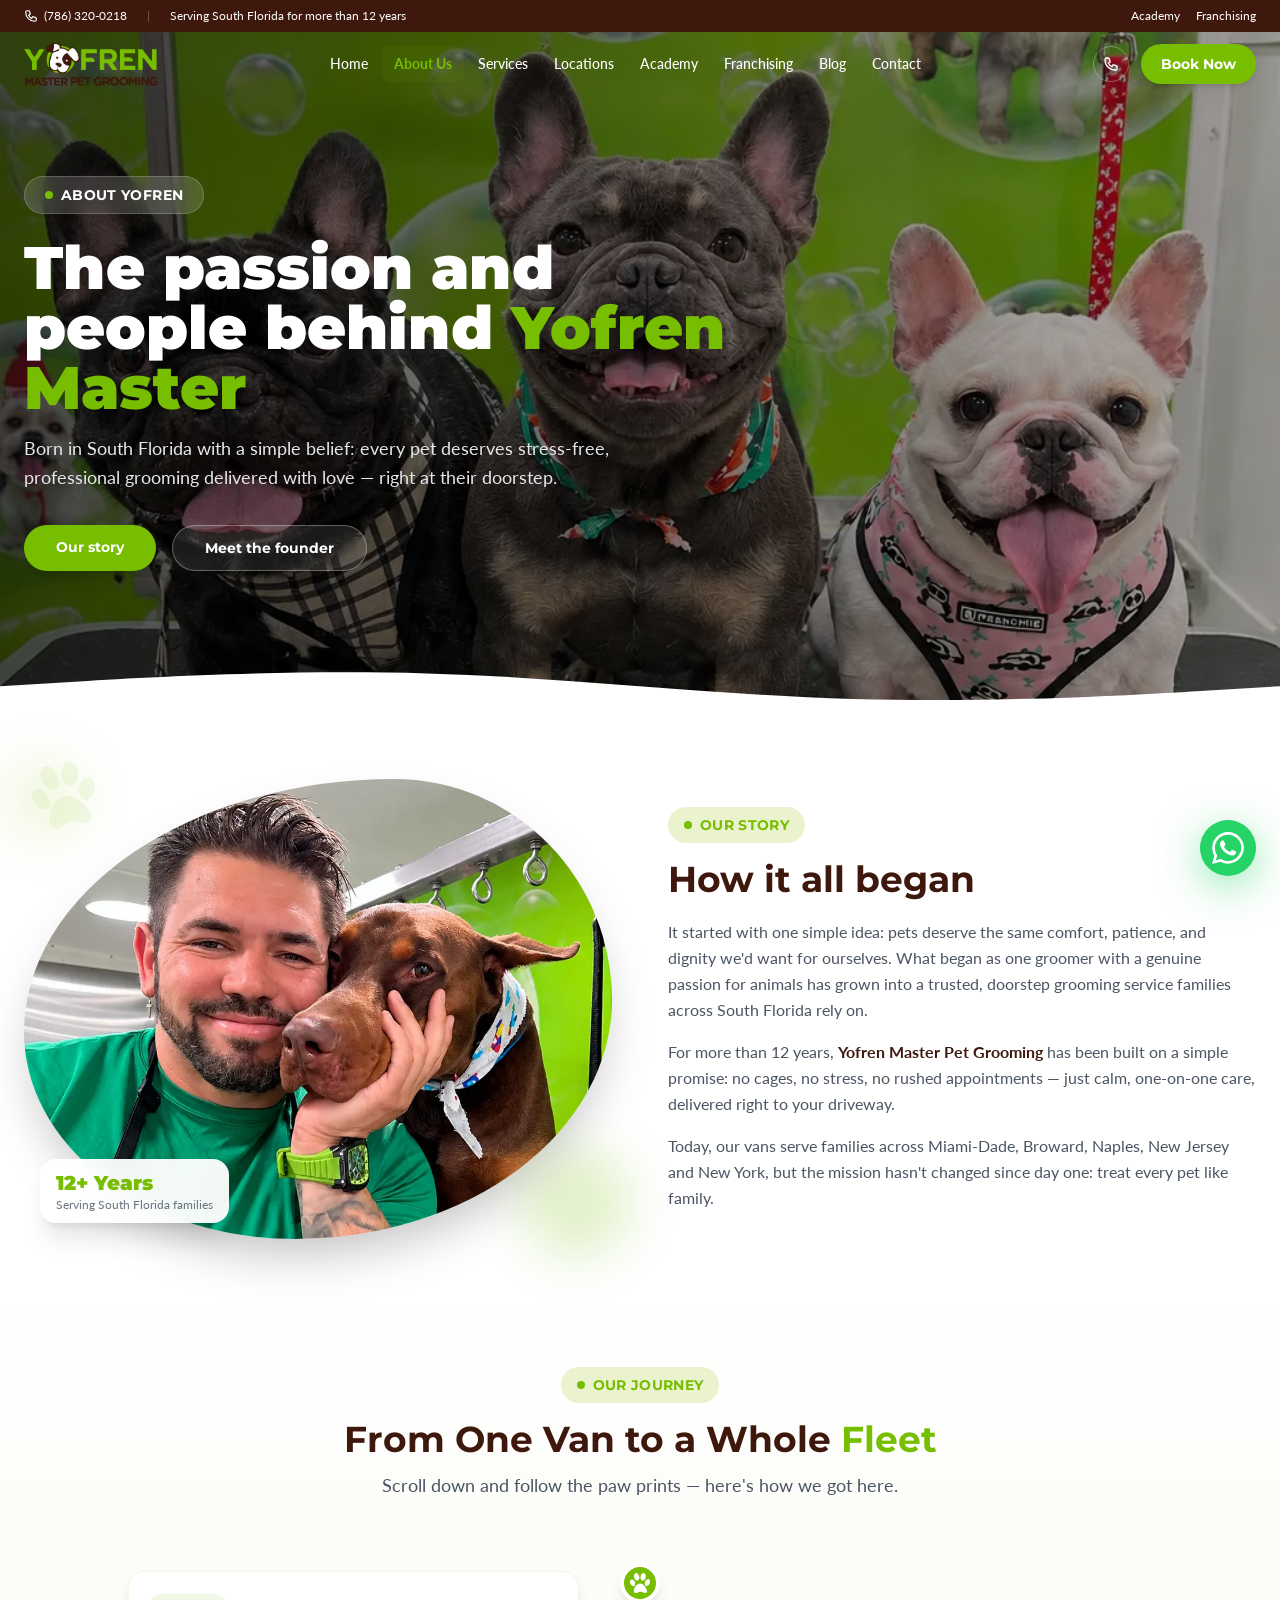
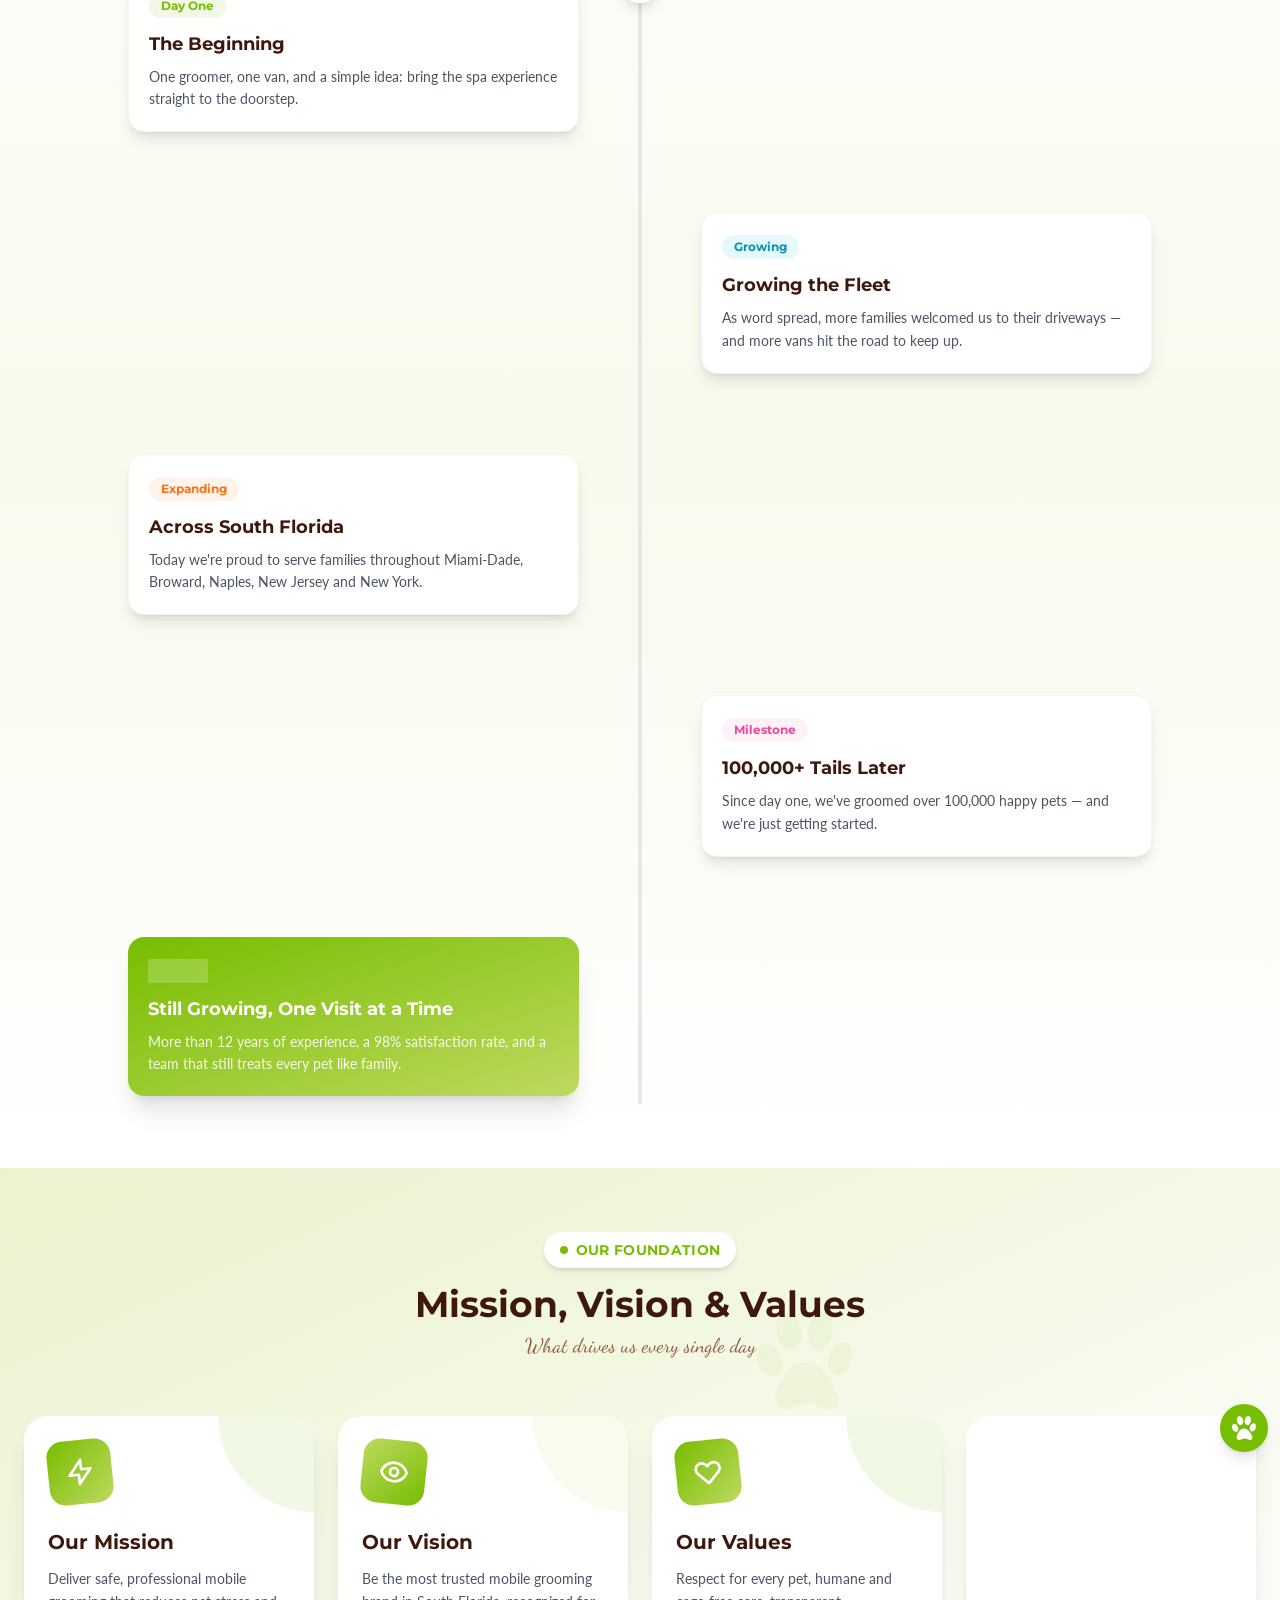
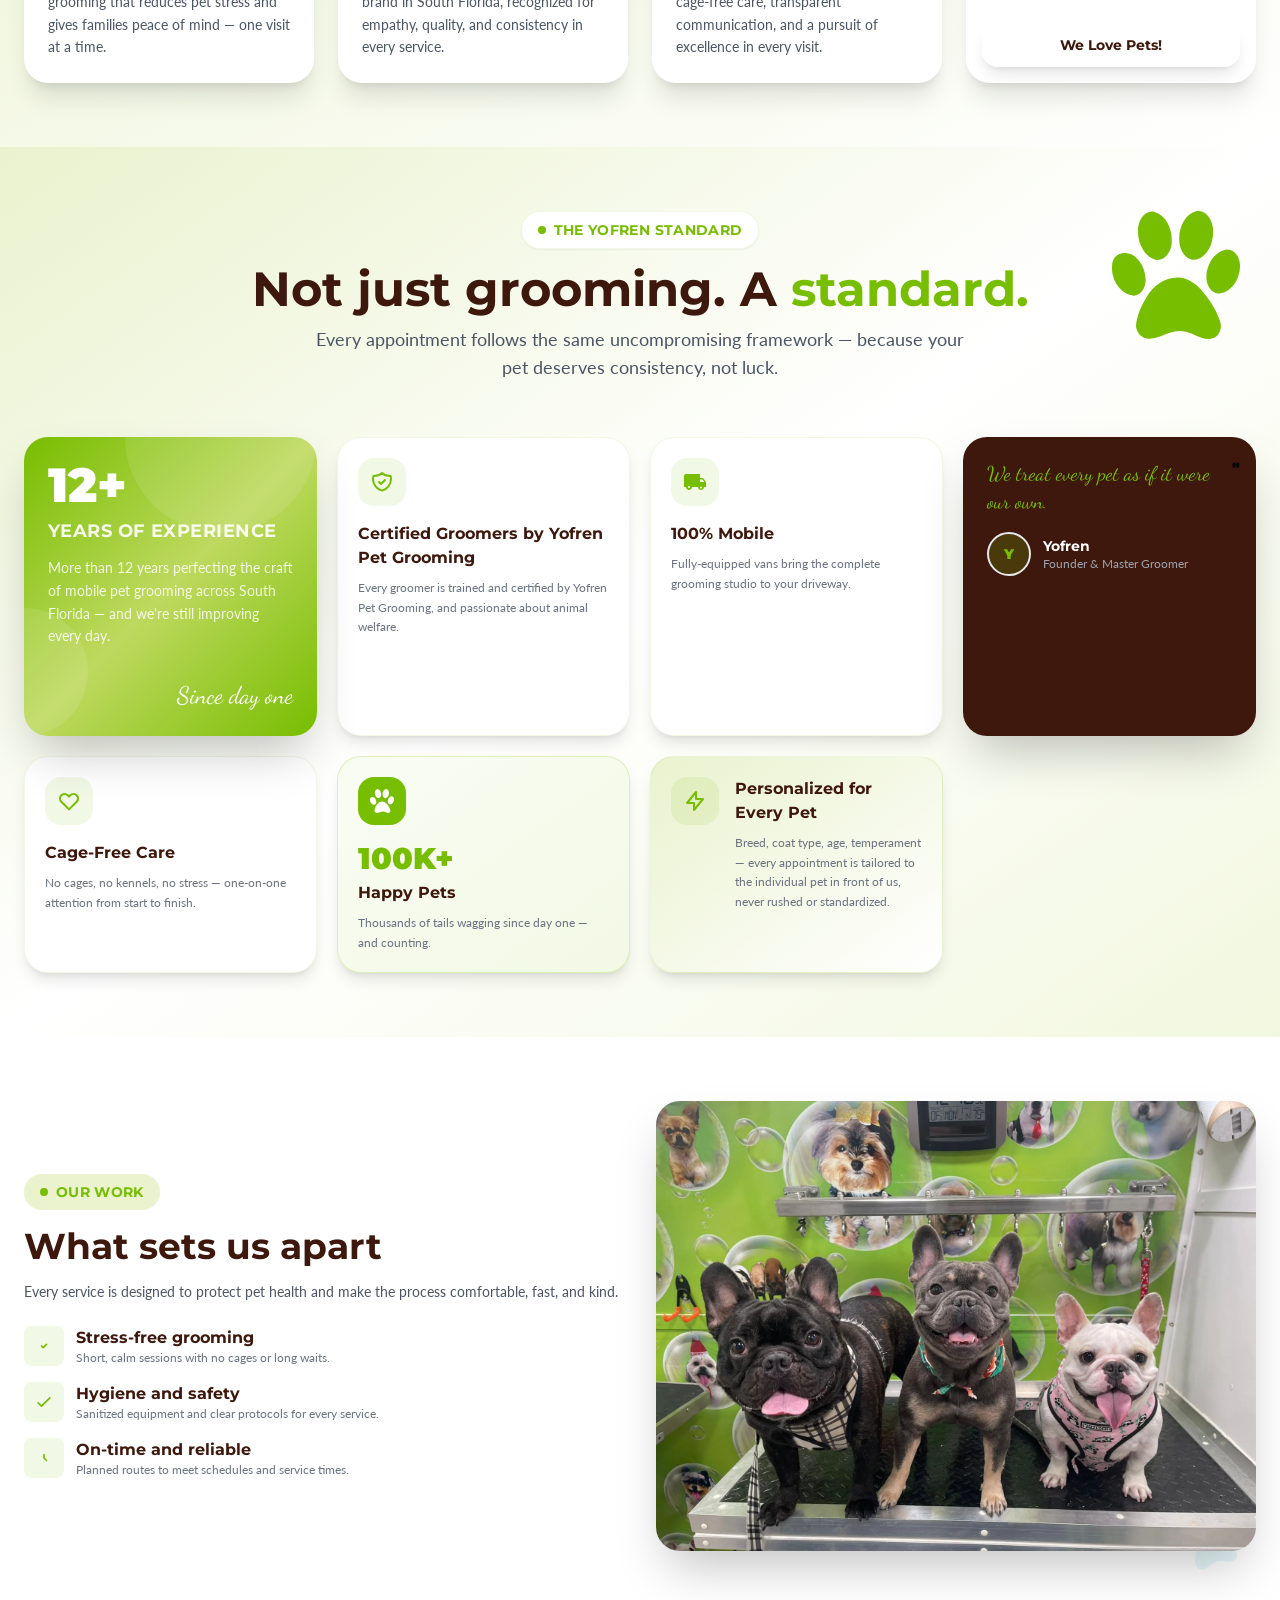
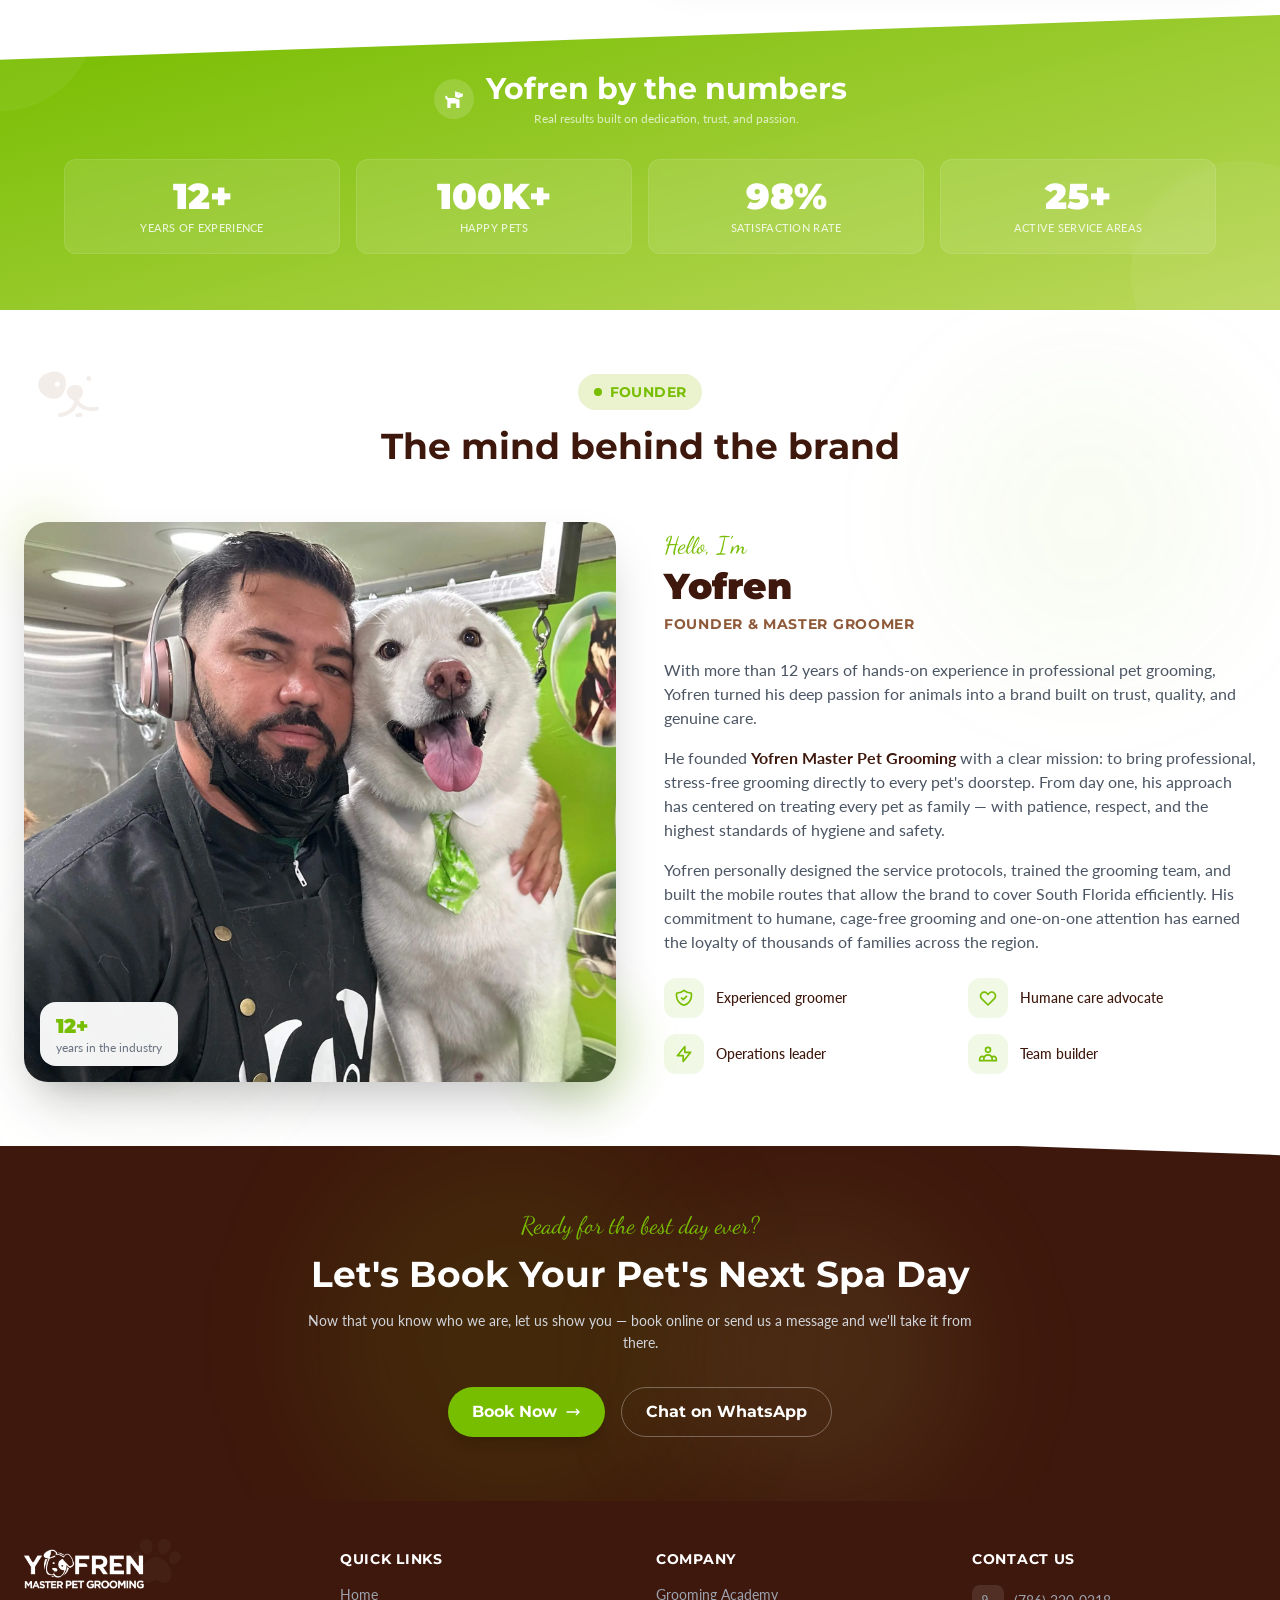
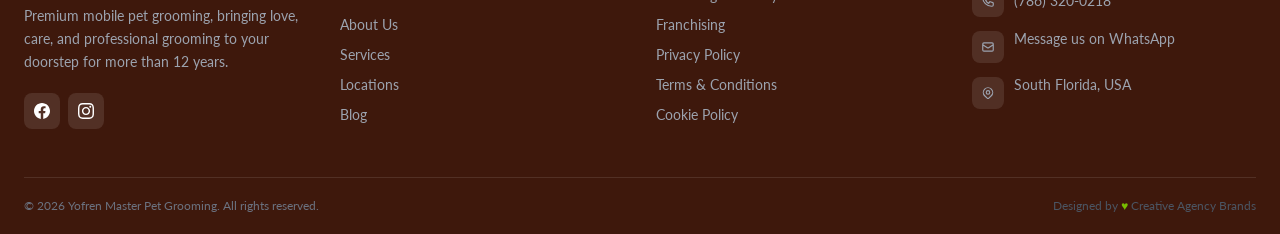
<file: about.html>
<!DOCTYPE html>
<html lang="en">

<head>
	<meta charset="UTF-8">
	<meta name="viewport" content="width=device-width, initial-scale=1.0">
	<title>About Us | Yofren Master Pet Grooming</title>
	<meta name="robots" content="index, follow">

	<!-- Favicon -->
	<link rel="icon" type="image/x-icon" href="assets/images/icon-yofren.ico">

	<!-- SEO -->
	<meta name="description"
		content="Meet Yofren Master Pet Grooming: our story, mission, vision, the founder behind the brand, and key service stats across Miami-Dade, Broward, Naples, New Jersey and New York.">
	<link rel="canonical" href="https://yofrenpetgrooming.com/about.html">

	<!-- Open Graph -->
	<meta property="og:type" content="website">
	<meta property="og:url" content="https://yofrenpetgrooming.com/about.html">
	<meta property="og:title" content="About Us | Yofren Master Pet Grooming">
	<meta property="og:description"
		content="Meet Yofren Master Pet Grooming: our story, mission, vision, the founder behind the brand, and key service stats across Miami-Dade, Broward, Naples, New Jersey and New York.">
	<meta property="og:image" content="https://yofrenpetgrooming.com/assets/images/about/heroabout.webp">

	<!-- Twitter Cards -->
	<meta name="twitter:card" content="summary_large_image">
	<meta name="twitter:title" content="About Us | Yofren Master Pet Grooming">
	<meta name="twitter:description"
		content="Meet Yofren Master Pet Grooming: our story, mission, vision, the founder behind the brand, and key service stats across Miami-Dade, Broward, Naples, New Jersey and New York.">
	<meta name="twitter:image" content="https://yofrenpetgrooming.com/assets/images/about/heroabout.webp">

	<link rel="stylesheet" href="assets/css/tailwind.css">
	<link rel="preconnect" href="https://fonts.googleapis.com">
	<link rel="preconnect" href="https://fonts.gstatic.com" crossorigin>
	<link
		href="https://fonts.googleapis.com/css2?family=Lato:wght@300;400;700;900&family=Montserrat:wght@600;700;800;900&family=Dancing+Script:wght@400;600;700&display=swap"
		rel="stylesheet">

	<style>
		html { scroll-behavior: smooth; }
		body { font-family: 'Lato', sans-serif; }

		.gradient-bg { background: linear-gradient(135deg, #EAF2CE 0%, #BED95F 50%, #77BD00 100%); }

		.pattern-overlay {
			background-image:
				radial-gradient(circle at 20% 50%, rgba(119, 189, 0, 0.1) 0%, transparent 50%),
				radial-gradient(circle at 80% 80%, rgba(190, 217, 95, 0.1) 0%, transparent 50%);
		}

		.card-hover { transition: transform 0.3s ease, box-shadow 0.3s ease; }
		.card-hover:hover { transform: translateY(-8px); box-shadow: 0 20px 40px rgba(119, 189, 0, 0.2); }

		@keyframes countUp { from { opacity: 0; transform: translateY(20px); } to { opacity: 1; transform: translateY(0); } }
		.stat-animate { animation: countUp 0.6s ease forwards; }

		@keyframes floatSlow { 0%,100% { transform: translateY(0) rotate(0deg); } 50% { transform: translateY(-15px) rotate(8deg); } }
		@keyframes floatMedium { 0%,100% { transform: translateY(0) rotate(0deg); } 33% { transform: translateY(-10px) rotate(-5deg); } 66% { transform: translateY(5px) rotate(5deg); } }
		@keyframes floatReverse { 0%,100% { transform: translateY(0) rotate(0deg); } 50% { transform: translateY(12px) rotate(-6deg); } }
		.deco-float-slow { animation: floatSlow 6s ease-in-out infinite; }
		.deco-float-medium { animation: floatMedium 5s ease-in-out infinite; }
		.deco-float-reverse { animation: floatReverse 7s ease-in-out infinite; }

		.blob-shape {
			border-radius: 63% 37% 54% 46% / 55% 48% 52% 45%;
			animation: blobMorph 9s ease-in-out infinite;
		}
		@keyframes blobMorph {
			0%,100% { border-radius: 63% 37% 54% 46% / 55% 48% 52% 45%; }
			50% { border-radius: 40% 60% 62% 38% / 48% 45% 55% 52%; }
		}

		.reveal { opacity: 0; transform: translateY(30px); transition: opacity 0.7s ease, transform 0.7s ease; }
		.reveal.revealed { opacity: 1; transform: translateY(0); }

		#mainNav .nav-logo { filter: none; transition: filter 0.3s ease; }
		#mainNav .nav-link { color: white; transition: color 0.3s ease; }
		#mainNav .nav-link:hover { color: #77BD00; background: rgba(255, 255, 255, 0.1); }
		#mainNav .nav-phone { color: white; border-color: rgba(255, 255, 255, 0.3); transition: all 0.3s ease; }
		#mainNav .nav-phone:hover { background: #77BD00; border-color: #77BD00; }
		#mainNav .nav-mobile-btn { color: white; transition: color 0.3s ease; }

		#mainNav.nav-scrolled {
			background: rgba(255, 255, 255, 0.97);
			backdrop-filter: blur(12px);
			-webkit-backdrop-filter: blur(12px);
			box-shadow: 0 1px 3px rgba(0, 0, 0, 0.08);
			border-bottom: 1px solid rgba(0, 0, 0, 0.05);
		}
		#mainNav.nav-scrolled .nav-logo { filter: none; }
		#mainNav.nav-scrolled .nav-link { color: #3E180C; }
		#mainNav.nav-scrolled .nav-link:hover { color: #77BD00; background: rgba(119, 189, 0, 0.05); }
		#mainNav.nav-scrolled .nav-phone { color: #3E180C; border-color: #e5e7eb; }
		#mainNav.nav-scrolled .nav-phone:hover { color: white; background: #77BD00; border-color: #77BD00; }
		#mainNav.nav-scrolled .nav-mobile-btn { color: #3E180C; }

		#mainNav .nav-link.active-page { color: #77BD00 !important; background: rgba(119, 189, 0, 0.08); border-radius: 8px; }
		#mainNav.nav-scrolled .nav-link.active-page { color: #77BD00 !important; background: rgba(119, 189, 0, 0.08); }

		.journey-card { transition: transform 0.3s ease, box-shadow 0.3s ease; }
		.journey-card:hover { transform: translateY(-4px); box-shadow: 0 20px 40px rgba(119, 189, 0, 0.15); }
		#journeyFill { transition: height 0.1s linear; }
		#journeyMarker { transition: top 0.1s linear; }
			/* Tablet: 8 nav links don't fit, use the hamburger menu up to 1024px */@media (min-width:768px) and (max-width:1023.98px){#mainNav .hidden.md\:flex{display:none!important}#mainNav #mobileMenuBtn{display:block!important}#mainNav #mobileMenu:not(.hidden){display:block!important}}
</style>
</head>

<body class="scroll-smooth">

	<!-- TOP BAR -->
	<div class="bg-contrast text-white py-2 px-6 text-xs">
		<div class="container mx-auto flex justify-between items-center">
			<div class="flex items-center gap-5 font-lato">
				<a href="tel:+17863200218" class="hover:text-primary transition flex items-center gap-1.5">
					<svg class="w-3.5 h-3.5" fill="none" stroke="currentColor" viewBox="0 0 24 24">
						<path stroke-linecap="round" stroke-linejoin="round" stroke-width="2" d="M3 5a2 2 0 012-2h3.28a1 1 0 01.948.684l1.498 4.493a1 1 0 01-.502 1.21l-2.257 1.13a11.042 11.042 0 005.516 5.516l1.13-2.257a1 1 0 011.21-.502l4.493 1.498a1 1 0 01.684.949V19a2 2 0 01-2 2h-1C9.716 21 3 14.284 3 6V5z"/>
					</svg>
					(786) 320-0218
				</a>
				<span class="hidden sm:inline text-white/30">|</span>
				<span class="hidden sm:inline">Serving South Florida for more than 12 years</span>
			</div>
			<div class="flex items-center gap-4 font-lato">
				<a href="academy.html" class="hover:text-primary transition">Academy</a>
				<a href="franchise.html" class="hover:text-primary transition">Franchising</a>			</div>
		</div>
	</div>

	<!-- NAVBAR -->
	<nav id="mainNav" class="sticky top-0 z-50 transition-all duration-300">
		<div class="container mx-auto px-6">
			<div class="flex items-center justify-between h-16">
				<div class="flex-shrink-0">
					<a href="index.html" class="block">
						<img src="assets/images/Yofren_Logo(1).png" alt="Yofren Master Pet Grooming Logo"
							class="nav-logo h-11 w-auto object-contain hover:opacity-80 transition">
					</a>
				</div>

				<div class="hidden md:flex items-center flex-1 justify-center">
					<ul class="flex items-center gap-0.5 font-lato font-medium text-sm flex-wrap justify-center">
						<li><a href="index.html" class="nav-link px-3 py-2 block">Home</a></li>
						<li><a href="about.html" class="nav-link active-page px-3 py-2 block">About Us</a></li>
						<li><a href="services.html" class="nav-link px-3 py-2 block">Services</a></li>
						<li><a href="locations.html" class="nav-link px-3 py-2 block">Locations</a></li>
						<li><a href="academy.html" class="nav-link px-3 py-2 block">Academy</a></li>
						<li><a href="franchise.html" class="nav-link px-3 py-2 block">Franchising</a></li>
						<li><a href="blog.html" class="nav-link px-3 py-2 block">Blog</a></li>
						<li><a href="contact.html" class="nav-link px-3 py-2 block">Contact</a></li>
					</ul>
				</div>

				<div class="hidden md:flex items-center gap-3 flex-shrink-0">
					<a href="tel:+17863200218"
						class="nav-phone w-9 h-9 rounded-full border flex items-center justify-center hover:text-white transition-all duration-200">
						<svg class="w-4 h-4" fill="none" stroke="currentColor" viewBox="0 0 24 24">
							<path stroke-linecap="round" stroke-linejoin="round" stroke-width="2" d="M3 5a2 2 0 012-2h3.28a1 1 0 01.948.684l1.498 4.493a1 1 0 01-.502 1.21l-2.257 1.13a11.042 11.042 0 005.516 5.516l1.13-2.257a1 1 0 011.21-.502l4.493 1.498a1 1 0 01.684.949V19a2 2 0 01-2 2h-1C9.716 21 3 14.284 3 6V5z"/>
						</svg>
					</a>
					<a href="https://booking.moego.pet/ol/YofrenmasterpetgroomingFL/book" target="_blank"
						class="bg-primary hover:bg-green-600 text-white font-stem font-bold text-sm px-5 py-2.5 rounded-full shadow-md hover:shadow-lg transition-all duration-200 transform hover:scale-105">
						Book Now
					</a>
				</div>

<button id="mobileMenuBtn" class="nav-mobile-btn md:hidden p-1 flex-shrink-0">
    <svg class="w-6 h-6" fill="none" stroke="currentColor" viewBox="0 0 24 24">
        <path stroke-linecap="round" stroke-linejoin="round" stroke-width="2"
            d="M4 6h16M4 12h16M4 18h16" />
    </svg>
</button>
			</div>

			<div id="mobileMenu" class="hidden md:hidden pb-4">
				<div class="bg-white/95 backdrop-blur-md rounded-xl p-3 shadow-lg mt-2">
					<ul class="space-y-0.5 font-lato font-medium text-sm mb-4">
						<li><a href="index.html" class="block px-3 py-2.5 rounded-lg hover:bg-primary/5 hover:text-primary transition text-contrast">Home</a></li>
						<li><a href="about.html" class="block px-3 py-2.5 rounded-lg bg-primary/5 text-primary font-semibold">About Us</a></li>
						<li><a href="services.html" class="block px-3 py-2.5 rounded-lg hover:bg-primary/5 hover:text-primary transition text-contrast">Services</a></li>
						<li><a href="locations.html" class="block px-3 py-2.5 rounded-lg hover:bg-primary/5 hover:text-primary transition text-contrast">Locations</a></li>
						<li><a href="academy.html" class="block px-3 py-2.5 rounded-lg hover:bg-primary/5 hover:text-primary transition text-contrast">Academy</a></li>
						<li><a href="franchise.html" class="block px-3 py-2.5 rounded-lg hover:bg-primary/5 hover:text-primary transition text-contrast">Franchising</a></li>
						<li><a href="blog.html" class="block px-3 py-2.5 rounded-lg hover:bg-primary/5 hover:text-primary transition text-contrast">Blog</a></li>
						<li><a href="contact.html" class="block px-3 py-2.5 rounded-lg hover:bg-primary/5 hover:text-primary transition text-contrast">Contact</a></li>
					</ul>
					<a href="https://booking.moego.pet/ol/YofrenmasterpetgroomingFL/book" target="_blank" class="block">
						<button class="bg-primary hover:bg-green-600 text-white font-stem font-bold text-sm px-6 py-3 rounded-full shadow-md w-full transition">Book Now</button>
					</a>
				</div>
			</div>
		</div>
	</nav>

	<!-- HERO -->
	<section class="relative overflow-hidden min-h-[70vh] flex items-center -mt-16">
		<div class="absolute inset-0 z-0 bg-black">
			<picture>
				<source media="(max-width: 767px)" srcset="assets/images/about/heroabouttelefono.webp" type="image/webp">
				<source media="(min-width: 768px)" srcset="assets/images/about/heroabout.webp" type="image/webp">
				<img src="assets/images/about/heroabout.webp" alt="Yofren Master Pet Grooming team and grooming studio"
					class="w-full h-full object-cover"
					fetchpriority="high">
			</picture>
			<div class="absolute inset-0 bg-gradient-to-r from-black/70 via-black/50 to-black/30"></div>
		</div>

		<div class="container mx-auto max-w-7xl relative z-10 px-6 py-28 lg:py-36">
			<div class="max-w-3xl">
				<div class="inline-flex items-center gap-2 bg-white/15 backdrop-blur-md px-5 py-2 rounded-full mb-6 border border-white/20">
					<span class="w-2 h-2 bg-primary rounded-full animate-pulse"></span>
					<span class="font-stem font-bold text-white text-sm uppercase tracking-wide">About Yofren</span>
				</div>

				<h1 class="text-4xl md:text-5xl lg:text-6xl font-stem font-black text-white mb-4 leading-tight">
					The passion and people behind
					<span class="text-primary">Yofren Master</span>
				</h1>

				<p class="text-lg font-lato text-gray-200 mb-8 leading-relaxed max-w-2xl">
					Born in South Florida with a simple belief: every pet deserves stress-free, professional grooming delivered with love — right at their doorstep.
				</p>

				<div class="flex flex-col sm:flex-row gap-4">
					<a href="#story"
						class="bg-primary hover:bg-green-600 text-white font-stem font-bold text-sm px-8 py-3 rounded-full shadow-lg transition">
						Our story
					</a>
					<a href="#owners"
						class="bg-white/10 hover:bg-white/20 text-white font-stem font-bold text-sm px-8 py-3 rounded-full border border-white/30 transition">
						Meet the founder
					</a>
				</div>
			</div>
		</div>

		<!-- Wave divider into next section -->
		<div class="absolute bottom-0 left-0 right-0 z-10 leading-none">
			<svg viewBox="0 0 1440 100" class="w-full h-14 sm:h-20" preserveAspectRatio="none">
				<path fill="#ffffff"
					d="M0,64L80,58.7C160,53,320,43,480,48C640,53,800,75,960,80C1120,85,1280,75,1360,69.3L1440,64L1440,100L1360,100C1280,100,1120,100,960,100C800,100,640,100,480,100C320,100,160,100,80,100L0,100Z">
				</path>
			</svg>
		</div>
	</section>

	<!-- OUR STORY -->
	<section id="story" class="py-16 sm:py-24 px-6 bg-white relative overflow-hidden -mt-px">
		<div class="absolute top-12 left-8 opacity-[0.08] deco-float-slow hidden lg:block rotate-[-12deg]">
			<svg class="w-16 h-16 text-primary" fill="currentColor" viewBox="0 0 14 14">
				<path d="M 9.412959,0.00215164 C 8.1693111,0.14587964 7.4631991,1.5093558 7.3733471,2.6936522 7.2264421,3.7464942 7.6860601,5.0899481 8.7918901,5.3320382 9.750208,5.4175142 10.512633,4.5171926 10.825819,3.6583651 11.195679,2.5833906 11.206482,1.147845 10.309038,0.34250684 10.059753,0.12647084 9.739671,-0.00476426 9.412959,0.00215164 z m -5.0729339,0.056367 c -1.034807,0.074858 -1.5652,1.27744256 -1.493223,2.24276386 0.0088,1.2907239 0.717612,2.7424122 2.010186,3.0488129 0.963956,0.1042448 1.606661,-0.9181087 1.66656,-1.812036 0.123011,-1.3680543 -0.483132,-3.02530546 -1.855765,-3.43834986 -0.106687,-0.029465 -0.217332,-0.044089 -0.327758,-0.041191 z M 12.655043,4.2036246 c -1.388365,0.1017608 -2.266355,1.5813816 -2.326691,2.9184062 -0.07305,0.8707439 0.489487,1.9657608 1.436683,1.9057498 C 13.181597,8.8776256 14.035636,7.298817 14.00043,5.9270567 13.99133,5.1373276 13.490879,4.2365389 12.655043,4.2036246 z M 0.01075614,6.0085263 c -0.12855096,1.481506 0.908149,3.1560203 2.41413596,3.2493013 0.912778,-0.06096 1.343188,-1.121093 1.238576,-1.9598358 C 3.5801081,6.0604403 2.7526501,4.7931558 1.6775691,4.6275979 0.60248914,4.4620399 -0.00628982,5.221568 0.01075614,6.0085263 z M 7.1593651,7.2723472 c -1.411887,0.00329 -2.70277,0.9264694 -3.392913,2.1755314 -0.578235,0.9334254 -1.050947,1.9901564 -1.140853,3.1053424 0.01967,0.860048 0.840276,1.575842 1.663122,1.404534 1.173683,-0.152345 2.222485,-0.967418 3.44297,-0.8147 1.014283,0.08097 1.8507729,0.867482 2.8748439,0.856051 0.994345,0.03734 1.56796,-1.102139 1.188753,-1.994632 C 11.387234,10.726579 10.596107,9.6151936 9.746977,8.6142466 9.069618,7.87643 8.1824521,7.2396817 7.1593651,7.2723472 z"/>
			</svg>
		</div>

		<div class="container mx-auto max-w-7xl">
			<div class="grid lg:grid-cols-2 gap-14 items-center reveal">
				<div class="relative order-2 lg:order-1">
					<div class="overflow-hidden shadow-2xl blob-shape">
						<img src="assets/images/about/about2.webp" alt="The story behind Yofren Master Pet Grooming"
							class="w-full h-[340px] sm:h-[420px] md:h-[460px] object-cover"
							loading="lazy">
					</div>
					<div class="absolute -bottom-5 -right-5 w-28 h-28 bg-primary rounded-full opacity-20 blur-xl"></div>
					<div class="absolute -top-5 -left-5 w-20 h-20 bg-secondary rounded-full opacity-20 blur-xl"></div>
					<div class="absolute bottom-4 sm:bottom-6 left-4 sm:left-6 bg-white/95 backdrop-blur-md rounded-2xl px-4 sm:px-5 py-2.5 sm:py-3 shadow-xl">
						<div class="text-xl sm:text-2xl font-stem font-black text-primary">12+ Years</div>
						<p class="text-xs text-gray-500 font-lato">Serving South Florida families</p>
					</div>
				</div>

				<div class="order-1 lg:order-2">
					<div class="inline-flex items-center gap-2 bg-background px-4 py-2 rounded-full mb-4">
						<span class="w-2 h-2 bg-primary rounded-full animate-pulse"></span>
						<span class="font-stem font-bold text-primary text-sm uppercase tracking-wide">Our Story</span>
					</div>
					<h2 class="text-3xl lg:text-4xl font-stem font-bold text-contrast mb-5">How it all began</h2>

					<div class="space-y-4 text-gray-600 font-lato leading-relaxed">
						<p>It started with one simple idea: pets deserve the same comfort, patience, and dignity we'd want for ourselves. What began as one groomer with a genuine passion for animals has grown into a trusted, doorstep grooming service families across South Florida rely on.</p>
						<p>For more than 12 years, <strong class="text-contrast">Yofren Master Pet Grooming</strong> has been built on a simple promise: no cages, no stress, no rushed appointments — just calm, one-on-one care, delivered right to your driveway.</p>
						<p>Today, our vans serve families across Miami-Dade, Broward, Naples, New Jersey and New York, but the mission hasn't changed since day one: treat every pet like family.</p>
					</div>
				</div>
			</div>
		</div>
	</section>

	<!-- OUR JOURNEY -->
	<section class="py-16 sm:py-24 px-6 bg-gradient-to-b from-white via-background/40 to-white relative overflow-hidden">
		<div class="container mx-auto max-w-5xl relative z-10">
			<div class="text-center mb-16 reveal">
				<div class="inline-flex items-center gap-2 bg-background px-4 py-2 rounded-full mb-4">
					<span class="w-2 h-2 bg-primary rounded-full animate-pulse"></span>
					<span class="font-stem font-bold text-primary text-sm uppercase tracking-wide">Our Journey</span>
				</div>
				<h2 class="text-3xl lg:text-4xl font-stem font-bold text-contrast mb-3">From One Van to a Whole
					<span class="text-primary">Fleet</span></h2>
				<p class="text-lg font-lato text-gray-600 max-w-2xl mx-auto">Scroll down and follow the paw prints —
					here's how we got here.</p>
			</div>

			<div class="relative" id="journeyTrack">
				<div class="absolute left-6 md:left-1/2 top-0 bottom-0 w-1 md:-translate-x-1/2 bg-gray-200 rounded-full"></div>
				<div id="journeyFill"
					class="absolute left-6 md:left-1/2 top-0 w-1 md:-translate-x-1/2 bg-gradient-to-b from-primary to-secondary rounded-full"
					style="height:0%"></div>
				<div id="journeyMarker"
					class="absolute left-6 md:left-1/2 -translate-x-1/2 w-10 h-10 bg-primary rounded-full flex items-center justify-center shadow-lg z-10 border-4 border-white"
					style="top:0%">
					<svg class="w-5 h-5 text-white" fill="currentColor" viewBox="0 0 14 14">
						<path d="M 9.412959,0.00215164 C 8.1693111,0.14587964 7.4631991,1.5093558 7.3733471,2.6936522 7.2264421,3.7464942 7.6860601,5.0899481 8.7918901,5.3320382 9.750208,5.4175142 10.512633,4.5171926 10.825819,3.6583651 11.195679,2.5833906 11.206482,1.147845 10.309038,0.34250684 10.059753,0.12647084 9.739671,-0.00476426 9.412959,0.00215164 z m -5.0729339,0.056367 c -1.034807,0.074858 -1.5652,1.27744256 -1.493223,2.24276386 0.0088,1.2907239 0.717612,2.7424122 2.010186,3.0488129 0.963956,0.1042448 1.606661,-0.9181087 1.66656,-1.812036 0.123011,-1.3680543 -0.483132,-3.02530546 -1.855765,-3.43834986 -0.106687,-0.029465 -0.217332,-0.044089 -0.327758,-0.041191 z M 12.655043,4.2036246 c -1.388365,0.1017608 -2.266355,1.5813816 -2.326691,2.9184062 -0.07305,0.8707439 0.489487,1.9657608 1.436683,1.9057498 C 13.181597,8.8776256 14.035636,7.298817 14.00043,5.9270567 13.99133,5.1373276 13.490879,4.2365389 12.655043,4.2036246 z M 0.01075614,6.0085263 c -0.12855096,1.481506 0.908149,3.1560203 2.41413596,3.2493013 0.912778,-0.06096 1.343188,-1.121093 1.238576,-1.9598358 C 3.5801081,6.0604403 2.7526501,4.7931558 1.6775691,4.6275979 0.60248914,4.4620399 -0.00628982,5.221568 0.01075614,6.0085263 z M 7.1593651,7.2723472 c -1.411887,0.00329 -2.70277,0.9264694 -3.392913,2.1755314 -0.578235,0.9334254 -1.050947,1.9901564 -1.140853,3.1053424 0.01967,0.860048 0.840276,1.575842 1.663122,1.404534 1.173683,-0.152345 2.222485,-0.967418 3.44297,-0.8147 1.014283,0.08097 1.8507729,0.867482 2.8748439,0.856051 0.994345,0.03734 1.56796,-1.102139 1.188753,-1.994632 C 11.387234,10.726579 10.596107,9.6151936 9.746977,8.6142466 9.069618,7.87643 8.1824521,7.2396817 7.1593651,7.2723472 z"/>
					</svg>
				</div>

				<div class="space-y-10 sm:space-y-14 md:space-y-20 py-2">

					<!-- Milestone 1 -->
					<div class="relative flex md:justify-between items-center pl-16 md:pl-0">
						<div class="md:w-[44%] reveal">
							<div class="journey-card bg-white rounded-2xl p-5 sm:p-6 shadow-lg border border-primary/10">
								<span class="inline-block bg-primary/10 text-primary font-stem font-bold text-xs px-3 py-1 rounded-full mb-3">Day One</span>
								<h3 class="font-stem font-bold text-contrast text-lg mb-2">The Beginning</h3>
								<p class="text-gray-600 text-sm leading-relaxed">One groomer, one van, and a simple idea: bring the spa experience straight to the doorstep.</p>
							</div>
						</div>
						<div class="hidden md:block md:w-[44%]"></div>
					</div>

					<!-- Milestone 2 -->
					<div class="relative flex md:flex-row-reverse md:justify-between items-center pl-16 md:pl-0">
						<div class="md:w-[44%] reveal">
							<div class="journey-card bg-white rounded-2xl p-5 sm:p-6 shadow-lg border border-primary/10">
								<span class="inline-block bg-cyan-500/10 text-cyan-600 font-stem font-bold text-xs px-3 py-1 rounded-full mb-3">Growing</span>
								<h3 class="font-stem font-bold text-contrast text-lg mb-2">Growing the Fleet</h3>
								<p class="text-gray-600 text-sm leading-relaxed">As word spread, more families welcomed us to their driveways — and more vans hit the road to keep up.</p>
							</div>
						</div>
						<div class="hidden md:block md:w-[44%]"></div>
					</div>

					<!-- Milestone 3 -->
					<div class="relative flex md:justify-between items-center pl-16 md:pl-0">
						<div class="md:w-[44%] reveal">
							<div class="journey-card bg-white rounded-2xl p-5 sm:p-6 shadow-lg border border-primary/10">
								<span class="inline-block bg-orange-400/10 text-orange-500 font-stem font-bold text-xs px-3 py-1 rounded-full mb-3">Expanding</span>
								<h3 class="font-stem font-bold text-contrast text-lg mb-2">Across South Florida</h3>
								<p class="text-gray-600 text-sm leading-relaxed">Today we're proud to serve families throughout Miami-Dade, Broward, Naples, New Jersey and New York.</p>
							</div>
						</div>
						<div class="hidden md:block md:w-[44%]"></div>
					</div>

					<!-- Milestone 4 -->
					<div class="relative flex md:flex-row-reverse md:justify-between items-center pl-16 md:pl-0">
						<div class="md:w-[44%] reveal">
							<div class="journey-card bg-white rounded-2xl p-5 sm:p-6 shadow-lg border border-primary/10">
								<span class="inline-block bg-pink-400/10 text-pink-500 font-stem font-bold text-xs px-3 py-1 rounded-full mb-3">Milestone</span>
								<h3 class="font-stem font-bold text-contrast text-lg mb-2">100,000+ Tails Later</h3>
								<p class="text-gray-600 text-sm leading-relaxed">Since day one, we've groomed over 100,000 happy pets — and we're just getting started.</p>
							</div>
						</div>
						<div class="hidden md:block md:w-[44%]"></div>
					</div>

					<!-- Milestone 5 -->
					<div class="relative flex md:justify-between items-center pl-16 md:pl-0">
						<div class="md:w-[44%] reveal">
							<div class="journey-card bg-gradient-to-br from-primary to-secondary rounded-2xl p-5 sm:p-6 shadow-xl">
								<span class="inline-block bg-white/20 backdrop-blur-md text-white font-stem font-bold text-xs px-3 py-1 rounded-full mb-3">Today</span>
								<h3 class="font-stem font-bold text-white text-lg mb-2">Still Growing, One Visit at a Time</h3>
								<p class="text-white/90 text-sm leading-relaxed">More than 12 years of experience, a 98% satisfaction rate, and a team that still treats every pet like family.</p>
							</div>
						</div>
						<div class="hidden md:block md:w-[44%]"></div>
					</div>

				</div>
			</div>
		</div>
	</section>

	<!-- JOURNEY SCRIPT -->
	<script>
		(function () {
			var track = document.getElementById('journeyTrack');
			var fill = document.getElementById('journeyFill');
			var marker = document.getElementById('journeyMarker');
			if (!track || !fill || !marker) return;

			function update() {
				var rect = track.getBoundingClientRect();
				var vh = window.innerHeight;
				var total = rect.height + vh;
				var scrolled = vh - rect.top;
				var progress = total > 0 ? scrolled / total : 0;
				progress = Math.max(0, Math.min(1, progress));
				fill.style.height = (progress * 100) + '%';
				marker.style.top = (progress * 100) + '%';
			}

			window.addEventListener('scroll', update, { passive: true });
			window.addEventListener('resize', update);
			update();
		})();
	</script>

	<!-- MISSION, VISION & VALUES -->
	<section class="py-16 sm:py-24 px-6 bg-gradient-to-br from-background to-white relative overflow-hidden">
		<div class="absolute top-1/4 right-1/3 opacity-[0.05] hidden lg:block">
			<svg class="w-24 h-24 text-primary" fill="currentColor" viewBox="0 0 14 14">
				<path d="M 9.412959,0.00215164 C 8.1693111,0.14587964 7.4631991,1.5093558 7.3733471,2.6936522 7.2264421,3.7464942 7.6860601,5.0899481 8.7918901,5.3320382 9.750208,5.4175142 10.512633,4.5171926 10.825819,3.6583651 11.195679,2.5833906 11.206482,1.147845 10.309038,0.34250684 10.059753,0.12647084 9.739671,-0.00476426 9.412959,0.00215164 z m -5.0729339,0.056367 c -1.034807,0.074858 -1.5652,1.27744256 -1.493223,2.24276386 0.0088,1.2907239 0.717612,2.7424122 2.010186,3.0488129 0.963956,0.1042448 1.606661,-0.9181087 1.66656,-1.812036 0.123011,-1.3680543 -0.483132,-3.02530546 -1.855765,-3.43834986 -0.106687,-0.029465 -0.217332,-0.044089 -0.327758,-0.041191 z M 12.655043,4.2036246 c -1.388365,0.1017608 -2.266355,1.5813816 -2.326691,2.9184062 -0.07305,0.8707439 0.489487,1.9657608 1.436683,1.9057498 C 13.181597,8.8776256 14.035636,7.298817 14.00043,5.9270567 13.99133,5.1373276 13.490879,4.2365389 12.655043,4.2036246 z M 0.01075614,6.0085263 c -0.12855096,1.481506 0.908149,3.1560203 2.41413596,3.2493013 0.912778,-0.06096 1.343188,-1.121093 1.238576,-1.9598358 C 3.5801081,6.0604403 2.7526501,4.7931558 1.6775691,4.6275979 0.60248914,4.4620399 -0.00628982,5.221568 0.01075614,6.0085263 z M 7.1593651,7.2723472 c -1.411887,0.00329 -2.70277,0.9264694 -3.392913,2.1755314 -0.578235,0.9334254 -1.050947,1.9901564 -1.140853,3.1053424 0.01967,0.860048 0.840276,1.575842 1.663122,1.404534 1.173683,-0.152345 2.222485,-0.967418 3.44297,-0.8147 1.014283,0.08097 1.8507729,0.867482 2.8748439,0.856051 0.994345,0.03734 1.56796,-1.102139 1.188753,-1.994632 C 11.387234,10.726579 10.596107,9.6151936 9.746977,8.6142466 9.069618,7.87643 8.1824521,7.2396817 7.1593651,7.2723472 z"/>
			</svg>
		</div>

		<div class="container mx-auto max-w-7xl relative z-10">
			<div class="text-center mb-14 reveal">
				<div class="inline-flex items-center gap-2 bg-white px-4 py-2 rounded-full mb-4 shadow-md">
					<span class="w-2 h-2 bg-primary rounded-full animate-pulse"></span>
					<span class="font-stem font-bold text-primary text-sm uppercase tracking-wide">Our Foundation</span>
				</div>
				<h2 class="text-3xl lg:text-4xl font-stem font-bold text-contrast mb-2">Mission, Vision &amp; Values</h2>
				<p class="text-xl font-script text-accent">What drives us every single day</p>
			</div>

			<div class="grid lg:grid-cols-4 gap-6 reveal">
				<div class="bg-white rounded-3xl p-6 sm:p-8 shadow-xl card-hover relative overflow-hidden">
					<div class="absolute top-0 right-0 w-24 h-24 bg-primary opacity-10 rounded-bl-full"></div>
					<div class="relative z-10">
						<div class="w-16 h-16 bg-gradient-to-br from-primary to-secondary rounded-2xl flex items-center justify-center mb-6 transform -rotate-6">
							<svg class="w-8 h-8 text-white" fill="none" stroke="currentColor" viewBox="0 0 24 24">
								<path stroke-linecap="round" stroke-linejoin="round" stroke-width="2" d="M13 10V3L4 14h7v7l9-11h-7z"/>
							</svg>
						</div>
						<h3 class="text-lg sm:text-xl font-stem font-bold text-contrast mb-3">Our Mission</h3>
						<p class="font-lato text-gray-600 text-sm leading-relaxed">Deliver safe, professional mobile grooming that reduces pet stress and gives families peace of mind — one visit at a time.</p>
					</div>
				</div>

				<div class="bg-white rounded-3xl p-6 sm:p-8 shadow-xl card-hover relative overflow-hidden">
					<div class="absolute top-0 right-0 w-24 h-24 bg-secondary opacity-10 rounded-bl-full"></div>
					<div class="relative z-10">
						<div class="w-16 h-16 bg-gradient-to-br from-secondary to-primary rounded-2xl flex items-center justify-center mb-6 transform rotate-6">
							<svg class="w-8 h-8 text-white" fill="none" stroke="currentColor" viewBox="0 0 24 24">
								<path stroke-linecap="round" stroke-linejoin="round" stroke-width="2" d="M15 12a3 3 0 11-6 0 3 3 0 016 0z"/>
								<path stroke-linecap="round" stroke-linejoin="round" stroke-width="2" d="M2.458 12C3.732 7.943 7.523 5 12 5c4.478 0 8.268 2.943 9.542 7-1.274 4.057-5.064 7-9.542 7-4.477 0-8.268-2.943-9.542-7z"/>
							</svg>
						</div>
						<h3 class="text-lg sm:text-xl font-stem font-bold text-contrast mb-3">Our Vision</h3>
						<p class="font-lato text-gray-600 text-sm leading-relaxed">Be the most trusted mobile grooming brand in South Florida, recognized for empathy, quality, and consistency in every service.</p>
					</div>
				</div>

				<div class="bg-white rounded-3xl p-6 sm:p-8 shadow-xl card-hover relative overflow-hidden">
					<div class="absolute top-0 right-0 w-24 h-24 bg-primary opacity-10 rounded-bl-full"></div>
					<div class="relative z-10">
						<div class="w-16 h-16 bg-gradient-to-br from-primary to-secondary rounded-2xl flex items-center justify-center mb-6 transform -rotate-6">
							<svg class="w-8 h-8 text-white" fill="none" stroke="currentColor" viewBox="0 0 24 24">
								<path stroke-linecap="round" stroke-linejoin="round" stroke-width="2" d="M4.318 6.318a4.5 4.5 0 000 6.364L12 20.364l7.682-7.682a4.5 4.5 0 00-6.364-6.364L12 7.636l-1.318-1.318a4.5 4.5 0 00-6.364 0z"/>
							</svg>
						</div>
						<h3 class="text-lg sm:text-xl font-stem font-bold text-contrast mb-3">Our Values</h3>
						<p class="font-lato text-gray-600 text-sm leading-relaxed">Respect for every pet, humane and cage-free care, transparent communication, and a pursuit of excellence in every visit.</p>
					</div>
				</div>

				<div class="relative group">
					<div class="relative h-full min-h-[220px] sm:min-h-[260px] bg-white rounded-3xl overflow-hidden shadow-xl transform group-hover:scale-105 transition duration-500">
						<video
							autoplay
							muted
							loop
							playsinline
							preload="metadata"
							aria-hidden="true"
							class="absolute inset-0 w-full h-full object-cover">
							<source src="assets/images/about/yofrenvideo.mp4" type="video/mp4">
							Your browser does not support the video tag.
						</video>
						<div class="absolute bottom-4 left-4 right-4 bg-white/95 backdrop-blur-sm rounded-2xl p-3 shadow-lg">
							<p class="font-stem font-bold text-contrast text-sm text-center">We Love Pets!</p>
						</div>
					</div>
					<div class="absolute -top-3 -right-3 w-12 h-12 bg-primary rounded-full flex items-center justify-center shadow-lg animate-bounce">
						<svg class="w-6 h-6 text-white" fill="currentColor" viewBox="0 0 14 14">
							<path d="M 9.412959,0.00215164 C 8.1693111,0.14587964 7.4631991,1.5093558 7.3733471,2.6936522 7.2264421,3.7464942 7.6860601,5.0899481 8.7918901,5.3320382 9.750208,5.4175142 10.512633,4.5171926 10.825819,3.6583651 11.195679,2.5833906 11.206482,1.147845 10.309038,0.34250684 10.059753,0.12647084 9.739671,-0.00476426 9.412959,0.00215164 z m -5.0729339,0.056367 c -1.034807,0.074858 -1.5652,1.27744256 -1.493223,2.24276386 0.0088,1.2907239 0.717612,2.7424122 2.010186,3.0488129 0.963956,0.1042448 1.606661,-0.9181087 1.66656,-1.812036 0.123011,-1.3680543 -0.483132,-3.02530546 -1.855765,-3.43834986 -0.106687,-0.029465 -0.217332,-0.044089 -0.327758,-0.041191 z M 12.655043,4.2036246 c -1.388365,0.1017608 -2.266355,1.5813816 -2.326691,2.9184062 -0.07305,0.8707439 0.489487,1.9657608 1.436683,1.9057498 C 13.181597,8.8776256 14.035636,7.298817 14.00043,5.9270567 13.99133,5.1373276 13.490879,4.2365389 12.655043,4.2036246 z M 0.01075614,6.0085263 c -0.12855096,1.481506 0.908149,3.1560203 2.41413596,3.2493013 0.912778,-0.06096 1.343188,-1.121093 1.238576,-1.9598358 C 3.5801081,6.0604403 2.7526501,4.7931558 1.6775691,4.6275979 0.60248914,4.4620399 -0.00628982,5.221568 0.01075614,6.0085263 z M 7.1593651,7.2723472 c -1.411887,0.00329 -2.70277,0.9264694 -3.392913,2.1755314 -0.578235,0.9334254 -1.050947,1.9901564 -1.140853,3.1053424 0.01967,0.860048 0.840276,1.575842 1.663122,1.404534 1.173683,-0.152345 2.222485,-0.967418 3.44297,-0.8147 1.014283,0.08097 1.8507729,0.867482 2.8748439,0.856051 0.994345,0.03734 1.56796,-1.102139 1.188753,-1.994632 C 11.387234,10.726579 10.596107,9.6151936 9.746977,8.6142466 9.069618,7.87643 8.1824521,7.2396817 7.1593651,7.2723472 z"/>
						</svg>
					</div>
				</div>
			</div>
		</div>
	</section>

	<!-- THE YOFREN STANDARD -->
	<section class="py-16 sm:py-24 px-6 bg-gradient-to-br from-background via-white to-secondary/20 relative overflow-hidden">

		<div class="absolute top-16 right-10 opacity-[0.06] hidden lg:block deco-float-slow">
			<svg class="w-32 h-32 text-primary" fill="currentColor" viewBox="0 0 14 14">
				<path d="M 9.412959,0.00215164 C 8.1693111,0.14587964 7.4631991,1.5093558 7.3733471,2.6936522 7.2264421,3.7464942 7.6860601,5.0899481 8.7918901,5.3320382 9.750208,5.4175142 10.512633,4.5171926 10.825819,3.6583651 11.195679,2.5833906 11.206482,1.147845 10.309038,0.34250684 10.059753,0.12647084 9.739671,-0.00476426 9.412959,0.00215164 z m -5.0729339,0.056367 c -1.034807,0.074858 -1.5652,1.27744256 -1.493223,2.24276386 0.0088,1.2907239 0.717612,2.7424122 2.010186,3.0488129 0.963956,0.1042448 1.606661,-0.9181087 1.66656,-1.812036 0.123011,-1.3680543 -0.483132,-3.02530546 -1.855765,-3.43834986 -0.106687,-0.029465 -0.217332,-0.044089 -0.327758,-0.041191 z M 12.655043,4.2036246 c -1.388365,0.1017608 -2.266355,1.5813816 -2.326691,2.9184062 -0.07305,0.8707439 0.489487,1.9657608 1.436683,1.9057498 C 13.181597,8.8776256 14.035636,7.298817 14.00043,5.9270567 13.99133,5.1373276 13.490879,4.2365389 12.655043,4.2036246 z M 0.01075614,6.0085263 c -0.12855096,1.481506 0.908149,3.1560203 2.41413596,3.2493013 0.912778,-0.06096 1.343188,-1.121093 1.238576,-1.9598358 C 3.5801081,6.0604403 2.7526501,4.7931558 1.6775691,4.6275979 0.60248914,4.4620399 -0.00628982,5.221568 0.01075614,6.0085263 z M 7.1593651,7.2723472 c -1.411887,0.00329 -2.70277,0.9264694 -3.392913,2.1755314 -0.578235,0.9334254 -1.050947,1.9901564 -1.140853,3.1053424 0.01967,0.860048 0.840276,1.575842 1.663122,1.404534 1.173683,-0.152345 2.222485,-0.967418 3.44297,-0.8147 1.014283,0.08097 1.8507729,0.867482 2.8748439,0.856051 0.994345,0.03734 1.56796,-1.102139 1.188753,-1.994632 C 11.387234,10.726579 10.596107,9.6151936 9.746977,8.6142466 9.069618,7.87643 8.1824521,7.2396817 7.1593651,7.2723472 z"/>
			</svg>
		</div>
		<div class="absolute bottom-20 left-10 opacity-[0.06] hidden lg:block deco-float-medium">
			<svg class="w-20 h-20 text-accent" fill="currentColor" viewBox="0 0 14 14">
				<path d="M 9.412959,0.00215164 C 8.1693111,0.14587964 7.4631991,1.5093558 7.3733471,2.6936522 7.2264421,3.7464942 7.6860601,5.0899481 8.7918901,5.3320382 9.750208,5.4175142 10.512633,4.5171926 10.825819,3.6583651 11.195679,2.5833906 11.206482,1.147845 10.309038,0.34250684 10.059753,0.12647084 9.739671,-0.00476426 9.412959,0.00215164 z m -5.0729339,0.056367 c -1.034807,0.074858 -1.5652,1.27744256 -1.493223,2.24276386 0.0088,1.2907239 0.717612,2.7424122 2.010186,3.0488129 0.963956,0.1042448 1.606661,-0.9181087 1.66656,-1.812036 0.123011,-1.3680543 -0.483132,-3.02530546 -1.855765,-3.43834986 -0.106687,-0.029465 -0.217332,-0.044089 -0.327758,-0.041191 z M 12.655043,4.2036246 c -1.388365,0.1017608 -2.266355,1.5813816 -2.326691,2.9184062 -0.07305,0.8707439 0.489487,1.9657608 1.436683,1.9057498 C 13.181597,8.8776256 14.035636,7.298817 14.00043,5.9270567 13.99133,5.1373276 13.490879,4.2365389 12.655043,4.2036246 z M 0.01075614,6.0085263 c -0.12855096,1.481506 0.908149,3.1560203 2.41413596,3.2493013 0.912778,-0.06096 1.343188,-1.121093 1.238576,-1.9598358 C 3.5801081,6.0604403 2.7526501,4.7931558 1.6775691,4.6275979 0.60248914,4.4620399 -0.00628982,5.221568 0.01075614,6.0085263 z M 7.1593651,7.2723472 c -1.411887,0.00329 -2.70277,0.9264694 -3.392913,2.1755314 -0.578235,0.9334254 -1.050947,1.9901564 -1.140853,3.1053424 0.01967,0.860048 0.840276,1.575842 1.663122,1.404534 1.173683,-0.152345 2.222485,-0.967418 3.44297,-0.8147 1.014283,0.08097 1.8507729,0.867482 2.8748439,0.856051 0.994345,0.03734 1.56796,-1.102139 1.188753,-1.994632 C 11.387234,10.726579 10.596107,9.6151936 9.746977,8.6142466 9.069618,7.87643 8.1824521,7.2396817 7.1593651,7.2723472 z"/>
			</svg>
		</div>

		<div class="container mx-auto max-w-7xl relative z-10">
			<div class="text-center mb-14 reveal">
				<div class="inline-flex items-center gap-2 bg-white px-4 py-2 rounded-full mb-4 shadow-sm border border-primary/10">
					<span class="w-2 h-2 bg-primary rounded-full animate-pulse"></span>
					<span class="font-stem font-bold text-primary text-sm uppercase tracking-wide">The Yofren Standard</span>
				</div>
				<h2 class="text-3xl lg:text-5xl font-stem font-bold text-contrast mb-3">
					Not just grooming. A <span class="text-primary">standard.</span>
				</h2>
				<p class="text-lg font-lato text-gray-600 max-w-2xl mx-auto">
					Every appointment follows the same uncompromising framework — because your pet deserves consistency, not luck.
				</p>
			</div>

			<div class="grid grid-cols-1 md:grid-cols-4 gap-5 reveal">

				<!-- Big card: 12+ Years -->
				<div class="md:col-span-2 md:row-span-2 relative bg-gradient-to-br from-primary via-secondary to-primary rounded-3xl p-6 sm:p-8 text-white overflow-hidden shadow-2xl">
					<div class="absolute top-0 right-0 w-48 h-48 bg-white/10 rounded-full -translate-y-1/2 translate-x-1/2"></div>
					<div class="absolute bottom-0 left-0 w-32 h-32 bg-white/10 rounded-full translate-y-1/2 -translate-x-1/2"></div>
					<div class="relative z-10 h-full flex flex-col justify-between min-h-[280px]">
						<div>
							<div class="text-5xl sm:text-6xl md:text-7xl lg:text-8xl font-stem font-black leading-none mb-2">12+</div>
							<p class="font-stem font-bold text-lg uppercase tracking-wide text-white/90">Years of Experience</p>
							<p class="font-lato text-white/85 text-sm mt-3 max-w-xs leading-relaxed">More than 12 years perfecting the craft of mobile pet grooming across South Florida — and we're still improving every day.</p>
						</div>
						<div class="mt-8 flex items-center gap-3">
							<div class="h-px flex-1 bg-white/30"></div>
							<span class="font-script text-2xl text-white/95">Since day one</span>
						</div>
					</div>
				</div>

				<!-- Card: Certified -->
				<div class="bg-white rounded-3xl p-5 sm:p-6 shadow-lg border border-primary/10 hover:shadow-xl transition-all duration-300 group">
					<div class="w-12 h-12 bg-primary/10 rounded-2xl flex items-center justify-center mb-4 group-hover:bg-primary transition-all duration-300">
						<svg class="w-6 h-6 text-primary group-hover:text-white transition-all" fill="none" stroke="currentColor" viewBox="0 0 24 24">
							<path stroke-linecap="round" stroke-linejoin="round" stroke-width="2" d="M9 12l2 2 4-4m5.618-4.016A11.955 11.955 0 0112 2.944a11.955 11.955 0 01-8.618 3.04A12.02 12.02 0 003 9c0 5.591 3.824 10.29 9 11.622 5.176-1.332 9-6.03 9-11.622 0-1.042-.133-2.052-.382-3.016z"/>
						</svg>
					</div>
					<h3 class="font-stem font-bold text-contrast text-base mb-2">Certified Groomers by Yofren Pet Grooming</h3>
					<p class="font-lato text-gray-500 text-xs leading-relaxed">Every groomer is trained and certified by Yofren Pet Grooming, and passionate about animal welfare.</p>
				</div>

				<!-- Card: 100% Mobile -->
				<div class="bg-white rounded-3xl p-5 sm:p-6 shadow-lg border border-primary/10 hover:shadow-xl transition-all duration-300 group">
					<div class="w-12 h-12 bg-primary/10 rounded-2xl flex items-center justify-center mb-4 group-hover:bg-primary transition-all duration-300">
						<svg class="w-6 h-6 text-primary group-hover:text-white transition-all" fill="currentColor" viewBox="0 0 24 24">
							<path d="M20 8h-3V4H3c-1.1 0-2 .9-2 2v11h2c0 1.66 1.34 3 3 3s3-1.34 3-3h6c0 1.66 1.34 3 3 3s3-1.34 3-3h2v-5l-3-4zM6 18c-.55 0-1-.45-1-1s.45-1 1-1 1 .45 1 1-.45 1-1 1zm13.5-8.5l1.96 2.5H17V9.5h2.5zm-1.5 9c-.55 0-1-.45-1-1s.45-1 1-1 1 .45 1 1-.45 1-1 1z"/>
						</svg>
					</div>
					<h3 class="font-stem font-bold text-contrast text-base mb-2">100% Mobile</h3>
					<p class="font-lato text-gray-500 text-xs leading-relaxed">Fully-equipped vans bring the complete grooming studio to your driveway.</p>
				</div>

				<!-- Wide card: Quote -->
				<div class="md:col-span-2 bg-contrast rounded-3xl p-6 sm:p-8 shadow-2xl relative overflow-hidden">
					<div class="absolute top-2 right-4 text-primary/25 text-8xl font-stem font-black leading-none select-none">"</div>
					<div class="relative z-10">
						<p class="font-script text-xl sm:text-2xl md:text-3xl text-primary mb-4 sm:mb-5 leading-snug">We treat every pet as if it were our own.</p>
						<div class="flex items-center gap-3">
							<div class="w-11 h-11 rounded-full bg-primary/20 border-2 border-primary/40 flex items-center justify-center text-primary font-stem font-black text-sm flex-shrink-0">Y</div>
							<div>
								<p class="font-stem font-bold text-white text-sm">Yofren</p>
								<p class="font-lato text-gray-400 text-xs">Founder &amp; Master Groomer</p>
							</div>
						</div>
					</div>
				</div>

				<!-- Card: Cage-Free -->
				<div class="bg-white rounded-3xl p-5 sm:p-6 shadow-lg border border-primary/10 hover:shadow-xl transition-all duration-300 group">
					<div class="w-12 h-12 bg-primary/10 rounded-2xl flex items-center justify-center mb-4 group-hover:bg-primary transition-all duration-300">
						<svg class="w-6 h-6 text-primary group-hover:text-white transition-all" fill="none" stroke="currentColor" viewBox="0 0 24 24">
							<path stroke-linecap="round" stroke-linejoin="round" stroke-width="2" d="M4.318 6.318a4.5 4.5 0 000 6.364L12 20.364l7.682-7.682a4.5 4.5 0 00-6.364-6.364L12 7.636l-1.318-1.318a4.5 4.5 0 00-6.364 0z"/>
						</svg>
					</div>
					<h3 class="font-stem font-bold text-contrast text-base mb-2">Cage-Free Care</h3>
					<p class="font-lato text-gray-500 text-xs leading-relaxed">No cages, no kennels, no stress — one-on-one attention from start to finish.</p>
				</div>

				<!-- Card: 100K+ -->
				<div class="bg-primary/5 rounded-3xl p-5 sm:p-6 shadow-lg border border-primary/20 hover:shadow-xl transition-all duration-300 group">
					<div class="w-12 h-12 bg-primary rounded-2xl flex items-center justify-center mb-4 group-hover:rotate-6 transition-all duration-300">
						<svg class="w-6 h-6 text-white" fill="currentColor" viewBox="0 0 14 14">
							<path d="M 9.412959,0.00215164 C 8.1693111,0.14587964 7.4631991,1.5093558 7.3733471,2.6936522 7.2264421,3.7464942 7.6860601,5.0899481 8.7918901,5.3320382 9.750208,5.4175142 10.512633,4.5171926 10.825819,3.6583651 11.195679,2.5833906 11.206482,1.147845 10.309038,0.34250684 10.059753,0.12647084 9.739671,-0.00476426 9.412959,0.00215164 z m -5.0729339,0.056367 c -1.034807,0.074858 -1.5652,1.27744256 -1.493223,2.24276386 0.0088,1.2907239 0.717612,2.7424122 2.010186,3.0488129 0.963956,0.1042448 1.606661,-0.9181087 1.66656,-1.812036 0.123011,-1.3680543 -0.483132,-3.02530546 -1.855765,-3.43834986 -0.106687,-0.029465 -0.217332,-0.044089 -0.327758,-0.041191 z M 12.655043,4.2036246 c -1.388365,0.1017608 -2.266355,1.5813816 -2.326691,2.9184062 -0.07305,0.8707439 0.489487,1.9657608 1.436683,1.9057498 C 13.181597,8.8776256 14.035636,7.298817 14.00043,5.9270567 13.99133,5.1373276 13.490879,4.2365389 12.655043,4.2036246 z M 0.01075614,6.0085263 c -0.12855096,1.481506 0.908149,3.1560203 2.41413596,3.2493013 0.912778,-0.06096 1.343188,-1.121093 1.238576,-1.9598358 C 3.5801081,6.0604403 2.7526501,4.7931558 1.6775691,4.6275979 0.60248914,4.4620399 -0.00628982,5.221568 0.01075614,6.0085263 z M 7.1593651,7.2723472 c -1.411887,0.00329 -2.70277,0.9264694 -3.392913,2.1755314 -0.578235,0.9334254 -1.050947,1.9901564 -1.140853,3.1053424 0.01967,0.860048 0.840276,1.575842 1.663122,1.404534 1.173683,-0.152345 2.222485,-0.967418 3.44297,-0.8147 1.014283,0.08097 1.8507729,0.867482 2.8748439,0.856051 0.994345,0.03734 1.56796,-1.102139 1.188753,-1.994632 C 11.387234,10.726579 10.596107,9.6151936 9.746977,8.6142466 9.069618,7.87643 8.1824521,7.2396817 7.1593651,7.2723472 z"/>
						</svg>
					</div>
					<div class="text-2xl sm:text-3xl font-stem font-black text-primary mb-1">100K+</div>
					<h3 class="font-stem font-bold text-contrast text-base mb-2">Happy Pets</h3>
					<p class="font-lato text-gray-500 text-xs leading-relaxed">Thousands of tails wagging since day one — and counting.</p>
				</div>

				<!-- Wide card: Personalized -->
				<div class="md:col-span-2 bg-gradient-to-br from-background to-white rounded-3xl p-5 sm:p-6 shadow-lg border border-primary/10 hover:shadow-xl transition-all duration-300 group flex items-start gap-4">
					<div class="w-12 h-12 bg-primary/10 rounded-2xl flex items-center justify-center flex-shrink-0 group-hover:bg-primary transition-all duration-300">
						<svg class="w-6 h-6 text-primary group-hover:text-white transition-all" fill="none" stroke="currentColor" viewBox="0 0 24 24">
							<path stroke-linecap="round" stroke-linejoin="round" stroke-width="2" d="M13 10V3L4 14h7v7l9-11h-7z"/>
						</svg>
					</div>
					<div>
						<h3 class="font-stem font-bold text-contrast text-base mb-2">Personalized for Every Pet</h3>
						<p class="font-lato text-gray-500 text-xs leading-relaxed">Breed, coat type, age, temperament — every appointment is tailored to the individual pet in front of us, never rushed or standardized.</p>
					</div>
				</div>

			</div>
		</div>
	</section>

	<!-- OUR WORK -->
	<section class="py-16 sm:py-24 px-6 bg-white relative overflow-hidden">
		<div class="absolute bottom-12 right-10 opacity-[0.09] deco-float-reverse hidden lg:block rotate-[-16deg]">
			<svg class="w-16 h-16 text-cyan-500" fill="currentColor" viewBox="0 0 14 14">
				<path d="M 9.412959,0.00215164 C 8.1693111,0.14587964 7.4631991,1.5093558 7.3733471,2.6936522 7.2264421,3.7464942 7.6860601,5.0899481 8.7918901,5.3320382 9.750208,5.4175142 10.512633,4.5171926 10.825819,3.6583651 11.195679,2.5833906 11.206482,1.147845 10.309038,0.34250684 10.059753,0.12647084 9.739671,-0.00476426 9.412959,0.00215164 z m -5.0729339,0.056367 c -1.034807,0.074858 -1.5652,1.27744256 -1.493223,2.24276386 0.0088,1.2907239 0.717612,2.7424122 2.010186,3.0488129 0.963956,0.1042448 1.606661,-0.9181087 1.66656,-1.812036 0.123011,-1.3680543 -0.483132,-3.02530546 -1.855765,-3.43834986 -0.106687,-0.029465 -0.217332,-0.044089 -0.327758,-0.041191 z M 12.655043,4.2036246 c -1.388365,0.1017608 -2.266355,1.5813816 -2.326691,2.9184062 -0.07305,0.8707439 0.489487,1.9657608 1.436683,1.9057498 C 13.181597,8.8776256 14.035636,7.298817 14.00043,5.9270567 13.99133,5.1373276 13.490879,4.2365389 12.655043,4.2036246 z M 0.01075614,6.0085263 c -0.12855096,1.481506 0.908149,3.1560203 2.41413596,3.2493013 0.912778,-0.06096 1.343188,-1.121093 1.238576,-1.9598358 C 3.5801081,6.0604403 2.7526501,4.7931558 1.6775691,4.6275979 0.60248914,4.4620399 -0.00628982,5.221568 0.01075614,6.0085263 z M 7.1593651,7.2723472 c -1.411887,0.00329 -2.70277,0.9264694 -3.392913,2.1755314 -0.578235,0.9334254 -1.050947,1.9901564 -1.140853,3.1053424 0.01967,0.860048 0.840276,1.575842 1.663122,1.404534 1.173683,-0.152345 2.222485,-0.967418 3.44297,-0.8147 1.014283,0.08097 1.8507729,0.867482 2.8748439,0.856051 0.994345,0.03734 1.56796,-1.102139 1.188753,-1.994632 C 11.387234,10.726579 10.596107,9.6151936 9.746977,8.6142466 9.069618,7.87643 8.1824521,7.2396817 7.1593651,7.2723472 z"/>
			</svg>
		</div>
		<div class="container mx-auto max-w-7xl relative z-10">
			<div class="grid lg:grid-cols-2 gap-8 sm:gap-10 items-center reveal">
				<div>
					<div class="inline-flex items-center gap-2 bg-background px-4 py-2 rounded-full mb-4">
						<span class="w-2 h-2 bg-primary rounded-full animate-pulse"></span>
						<span class="font-stem font-bold text-primary text-sm uppercase tracking-wide">Our work</span>
					</div>
					<h2 class="text-3xl lg:text-4xl font-stem font-bold text-contrast mb-4">What sets us apart</h2>
					<p class="text-gray-600 text-sm mb-6">Every service is designed to protect pet health and make the process comfortable, fast, and kind.</p>

					<div class="space-y-4">
						<div class="flex items-start gap-3">
							<div class="w-10 h-10 bg-primary/10 rounded-lg flex items-center justify-center flex-shrink-0">
								<svg class="w-5 h-5 text-primary" fill="none" stroke="currentColor" viewBox="0 0 24 24">
									<path stroke-linecap="round" stroke-linejoin="round" stroke-width="2" d="M9 12l2 2 4-4"/>
								</svg>
							</div>
							<div>
								<h4 class="font-stem font-bold text-contrast text-sm sm:text-base">Stress-free grooming</h4>
								<p class="text-gray-500 text-xs">Short, calm sessions with no cages or long waits.</p>
							</div>
						</div>
						<div class="flex items-start gap-3">
							<div class="w-10 h-10 bg-primary/10 rounded-lg flex items-center justify-center flex-shrink-0">
								<svg class="w-5 h-5 text-primary" fill="none" stroke="currentColor" viewBox="0 0 24 24">
									<path stroke-linecap="round" stroke-linejoin="round" stroke-width="2" d="M5 13l4 4L19 7"/>
								</svg>
							</div>
							<div>
								<h4 class="font-stem font-bold text-contrast text-sm sm:text-base">Hygiene and safety</h4>
								<p class="text-gray-500 text-xs">Sanitized equipment and clear protocols for every service.</p>
							</div>
						</div>
						<div class="flex items-start gap-3">
							<div class="w-10 h-10 bg-primary/10 rounded-lg flex items-center justify-center flex-shrink-0">
								<svg class="w-5 h-5 text-primary" fill="none" stroke="currentColor" viewBox="0 0 24 24">
									<path stroke-linecap="round" stroke-linejoin="round" stroke-width="2" d="M12 8v4l3 3"/>
								</svg>
							</div>
							<div>
								<h4 class="font-stem font-bold text-contrast text-sm sm:text-base">On-time and reliable</h4>
								<p class="text-gray-500 text-xs">Planned routes to meet schedules and service times.</p>
							</div>
						</div>
					</div>
				</div>

				<div class="relative">
					<div class="rounded-3xl overflow-hidden shadow-2xl">
						<img src="assets/images/about/heroabout.webp" alt="Professional care" class="w-full h-[300px] sm:h-[380px] md:h-[420px] object-cover" loading="lazy">
					</div>
				</div>
			</div>
		</div>
	</section>

	<!-- STATS -->
	<section class="py-14 sm:py-20 px-6 relative overflow-hidden">
		<div class="absolute inset-0 -skew-y-2 scale-110 origin-top-right bg-gradient-to-br from-primary to-secondary"></div>
		<div class="absolute top-0 left-0 w-48 h-48 bg-white/5 rounded-full -translate-x-1/2 -translate-y-1/2"></div>
		<div class="absolute bottom-0 right-0 w-56 h-56 bg-white/5 rounded-full translate-x-1/3 translate-y-1/3"></div>

		<div class="container mx-auto max-w-6xl relative z-10">
			<div class="flex items-center justify-center gap-3 mb-8 reveal">
				<div class="w-10 h-10 bg-white/15 rounded-full flex items-center justify-center">
					<svg class="w-5 h-5 text-white" fill="currentColor" viewBox="0 -32 576 576" xmlns="http://www.w3.org/2000/svg">
						<path d="M298.06,224,448,277.55V496a16,16,0,0,1-16,16H368a16,16,0,0,1-16-16V384H192V496a16,16,0,0,1-16,16H112a16,16,0,0,1-16-16V282.09C58.84,268.84,32,233.66,32,192a32,32,0,0,1,64,0,32.06,32.06,0,0,0,32,32ZM544,112v32a64,64,0,0,1-64,64H448v35.58L320,197.87V48c0-14.25,17.22-21.39,27.31-11.31L374.59,64h53.63c10.91,0,23.75,7.92,28.62,17.69L464,96h64A16,16,0,0,1,544,112Zm-112,0a16,16,0,1,0-16,16A16,16,0,0,0,432,112Z"/>
					</svg>
				</div>
				<div class="text-center">
					<h2 class="text-xl sm:text-2xl lg:text-3xl font-stem font-bold text-white leading-tight">Yofren by the numbers</h2>
					<p class="text-white/70 text-xs mt-1">Real results built on dedication, trust, and passion.</p>
				</div>
			</div>

			<div class="grid grid-cols-2 lg:grid-cols-4 gap-4 reveal">
				<div class="bg-white/10 backdrop-blur-sm rounded-xl p-4 sm:p-5 text-center text-white hover:bg-white/20 transition-all duration-300 border border-white/10">
					<div class="text-3xl sm:text-4xl font-stem font-black mb-1">12+</div>
					<p class="text-[11px] uppercase tracking-wide font-medium text-white/80">Years of experience</p>
				</div>
				<div class="bg-white/10 backdrop-blur-sm rounded-xl p-4 sm:p-5 text-center text-white hover:bg-white/20 transition-all duration-300 border border-white/10">
					<div class="text-3xl sm:text-4xl font-stem font-black mb-1">100K+</div>
					<p class="text-[11px] uppercase tracking-wide font-medium text-white/80">Happy pets</p>
				</div>
				<div class="bg-white/10 backdrop-blur-sm rounded-xl p-4 sm:p-5 text-center text-white hover:bg-white/20 transition-all duration-300 border border-white/10">
					<div class="text-3xl sm:text-4xl font-stem font-black mb-1">98%</div>
					<p class="text-[11px] uppercase tracking-wide font-medium text-white/80">Satisfaction rate</p>
				</div>
				<div class="bg-white/10 backdrop-blur-sm rounded-xl p-4 sm:p-5 text-center text-white hover:bg-white/20 transition-all duration-300 border border-white/10">
					<div class="text-3xl sm:text-4xl font-stem font-black mb-1">25+</div>
					<p class="text-[11px] uppercase tracking-wide font-medium text-white/80">Active Service Areas</p>
				</div>
			</div>
		</div>
	</section>

	<!-- OWNERS -->
	<section id="owners" class="py-16 sm:py-24 px-6 bg-white relative overflow-hidden">
		<div class="absolute top-16 right-12 w-72 h-72 bg-primary/5 rounded-full blur-3xl"></div>
		<div class="absolute bottom-10 left-8 w-56 h-56 bg-secondary/5 rounded-full blur-3xl"></div>

		<div class="absolute top-14 left-10 opacity-[0.1] deco-float-slow hidden lg:block rotate-[-10deg]">
			<svg class="w-14 h-14 text-accent" fill="currentColor" viewBox="0 0 256.969 256.969">
				<g>
					<path d="M70.073,140.031c9.81,0,18.935-2.835,26.384-8.197c11.077-7.969,20.733-21.415,26.491-36.892 c6.035-16.22,7.208-32.7,3.304-46.404c-0.01-0.036-0.021-0.073-0.032-0.109c-6.072-20.33-27.201-32.96-55.143-32.96 c-10.561,0-21.611,1.905-31.954,5.509C20.962,27.301,7.569,40.226,2.379,56.438C-2.804,72.624,0.57,90.871,11.635,106.5 c0.025,0.036,0.051,0.072,0.077,0.107c15.052,20.615,37.414,33.422,58.357,33.424C70.071,140.031,70.072,140.031,70.073,140.031z M87.821,63.653c6.443-0.231,11.782,4.726,12.036,11.118c0.253,6.383-4.733,11.783-11.116,12.036 c-0.155,0.006-0.309,0.009-0.462,0.009c-6.244,0-11.328-4.887-11.576-11.126C76.457,69.3,81.445,63.906,87.821,63.653z"/>
					<path d="M234.722,86.816c0.153,0,0.307-0.003,0.461-0.009c3.092-0.123,5.951-1.442,8.051-3.715c2.101-2.274,3.19-5.229,3.067-8.322 c-0.254-6.393-5.596-11.371-12.038-11.118c-3.094,0.123-5.954,1.443-8.054,3.719c-2.098,2.273-3.186,5.227-3.063,8.318 C223.395,81.929,228.479,86.816,234.722,86.816z"/>
					<path d="M247.969,209.053c-56.969,0-72.256-31.639-76.204-45.321c16.03-6.093,26.829-25.421,26.829-39.213 c0-17.58-16.639-31.882-37.092-31.882c-20.453,0-37.092,14.302-37.092,31.882c0,13.792,10.799,33.12,26.829,39.213 c-3.947,13.683-19.234,45.321-76.204,45.321c-4.971,0-9,4.029-9,9s4.029,9,9,9c45.368,0,68.892-18.084,80.636-33.254 c2.273-2.936,4.195-5.877,5.831-8.737c1.635,2.86,3.557,5.801,5.83,8.737c21.278,27.485,55.595,33.254,80.636,33.254 c4.971,0,9-4.029,9-9S252.939,209.053,247.969,209.053z"/>
					<path d="M169.031,223.5h-15.059c-4.971,0-9,4.029-9,9c0,4.971,4.029,9,9,9h15.059c4.971,0,9-4.029,9-9 C178.031,227.529,174.002,223.5,169.031,223.5z"/>
				</g>
			</svg>
		</div>

		<div class="container mx-auto max-w-7xl relative z-10">
			<div class="text-center mb-14 reveal">
				<div class="inline-flex items-center gap-2 bg-background px-4 py-2 rounded-full mb-4">
					<span class="w-2 h-2 bg-primary rounded-full animate-pulse"></span>
					<span class="font-stem font-bold text-primary text-sm uppercase tracking-wide">Founder</span>
				</div>
				<h2 class="text-3xl lg:text-4xl font-stem font-bold text-contrast">The mind behind the brand</h2>
			</div>

			<div class="grid lg:grid-cols-2 gap-12 items-center reveal">
				<div class="relative">
					<div class="rounded-3xl overflow-hidden shadow-2xl">
						<img src="assets/images/about/yofrenabout.webp" alt="Yofren — Founder of Yofren Master Pet Grooming"
							class="w-full h-[380px] sm:h-[460px] md:h-[520px] object-cover"
							loading="lazy">
					</div>
					<div class="absolute -bottom-5 -right-5 w-28 h-28 bg-primary rounded-full opacity-20 blur-xl"></div>
					<div class="absolute -top-5 -left-5 w-20 h-20 bg-secondary rounded-full opacity-20 blur-xl"></div>
					<div class="absolute bottom-4 sm:bottom-6 left-4 sm:left-6 bg-white/95 backdrop-blur-md rounded-2xl px-4 sm:px-5 py-2.5 sm:py-3 shadow-xl">
						<div class="text-xl sm:text-2xl font-stem font-black text-primary">12+</div>
						<p class="text-xs text-gray-500 font-lato">years in the industry</p>
					</div>
				</div>

				<div>
					<h3 class="font-script text-primary text-2xl mb-1">Hello, I'm</h3>
					<h3 class="text-2xl sm:text-3xl lg:text-4xl font-stem font-black text-contrast mb-2">Yofren</h3>
					<p class="text-accent font-stem font-bold text-sm uppercase tracking-wider mb-6">Founder &amp; Master Groomer</p>

					<div class="space-y-4 text-gray-600 font-lato text-sm sm:text-base leading-relaxed">
						<p>With more than 12 years of hands-on experience in professional pet grooming, Yofren turned his deep passion for animals into a brand built on trust, quality, and genuine care.</p>
						<p>He founded <strong class="text-contrast">Yofren Master Pet Grooming</strong> with a clear mission: to bring professional, stress-free grooming directly to every pet's doorstep. From day one, his approach has centered on treating every pet as family — with patience, respect, and the highest standards of hygiene and safety.</p>
						<p>Yofren personally designed the service protocols, trained the grooming team, and built the mobile routes that allow the brand to cover South Florida efficiently. His commitment to humane, cage-free grooming and one-on-one attention has earned the loyalty of thousands of families across the region.</p>
					</div>

					<div class="grid grid-cols-1 sm:grid-cols-2 gap-3 sm:gap-4 mt-6 sm:mt-8">
						<div class="flex items-center gap-3">
							<div class="w-10 h-10 bg-primary/10 rounded-xl flex items-center justify-center flex-shrink-0">
								<svg class="w-5 h-5 text-primary" fill="none" stroke="currentColor" viewBox="0 0 24 24">
									<path stroke-linecap="round" stroke-linejoin="round" stroke-width="2" d="M9 12l2 2 4-4m5.618-4.016A11.955 11.955 0 0112 2.944a11.955 11.955 0 01-8.618 3.04A12.02 12.02 0 003 9c0 5.591 3.824 10.29 9 11.622 5.176-1.332 9-6.03 9-11.622 0-1.042-.133-2.052-.382-3.016z"/>
								</svg>
							</div>
							<span class="text-sm font-medium text-contrast">Experienced groomer</span>
						</div>
						<div class="flex items-center gap-3">
							<div class="w-10 h-10 bg-primary/10 rounded-xl flex items-center justify-center flex-shrink-0">
								<svg class="w-5 h-5 text-primary" fill="none" stroke="currentColor" viewBox="0 0 24 24">
									<path stroke-linecap="round" stroke-linejoin="round" stroke-width="2" d="M4.318 6.318a4.5 4.5 0 000 6.364L12 20.364l7.682-7.682a4.5 4.5 0 00-6.364-6.364L12 7.636l-1.318-1.318a4.5 4.5 0 00-6.364 0z"/>
								</svg>
							</div>
							<span class="text-sm font-medium text-contrast">Humane care advocate</span>
						</div>
						<div class="flex items-center gap-3">
							<div class="w-10 h-10 bg-primary/10 rounded-xl flex items-center justify-center flex-shrink-0">
								<svg class="w-5 h-5 text-primary" fill="none" stroke="currentColor" viewBox="0 0 24 24">
									<path stroke-linecap="round" stroke-linejoin="round" stroke-width="2" d="M13 10V3L4 14h7v7l9-11h-7z"/>
								</svg>
							</div>
							<span class="text-sm font-medium text-contrast">Operations leader</span>
						</div>
						<div class="flex items-center gap-3">
							<div class="w-10 h-10 bg-primary/10 rounded-xl flex items-center justify-center flex-shrink-0">
								<svg class="w-5 h-5 text-primary" fill="none" stroke="currentColor" viewBox="0 0 24 24">
									<path stroke-linecap="round" stroke-linejoin="round" stroke-width="2" d="M17 20h5v-2a3 3 0 00-5.356-1.857M17 20H7m10 0v-2c0-.656-.126-1.283-.356-1.857M7 20H2v-2a3 3 0 015.356-1.857M7 20v-2c0-.656.126-1.283.356-1.857m0 0a5.002 5.002 0 019.288 0M15 7a3 3 0 11-6 0 3 3 0 016 0z"/>
								</svg>
							</div>
							<span class="text-sm font-medium text-contrast">Team builder</span>
						</div>
					</div>
				</div>
			</div>
		</div>
	</section>

	<!-- CTA -->
	<section class="py-16 sm:py-28 px-6 relative overflow-hidden">
		<div class="absolute inset-0 skew-y-2 scale-110 origin-bottom-left bg-contrast"></div>
		<div class="absolute top-0 left-1/4 w-96 h-96 bg-primary/10 rounded-full blur-3xl"></div>
		<div class="absolute bottom-0 right-1/4 w-72 h-72 bg-secondary/10 rounded-full blur-3xl"></div>

		<div class="container mx-auto max-w-5xl text-center relative z-10 reveal">
			<span class="font-script text-primary text-2xl block mb-3">Ready for the best day ever?</span>
			<h2 class="text-3xl lg:text-4xl font-stem font-bold text-white mb-4">Let's Book Your Pet's Next Spa Day</h2>
			<p class="text-gray-300 text-sm mb-8 max-w-2xl mx-auto leading-relaxed">Now that you know who we are, let us show you — book online or send us a message and we'll take it from there.</p>
			<div class="flex flex-col sm:flex-row gap-3 sm:gap-4 justify-center">
				<a href="https://booking.moego.pet/ol/YofrenmasterpetgroomingFL/book" target="_blank"
					class="inline-flex items-center justify-center gap-2 bg-primary hover:bg-green-600 text-white font-stem font-bold text-sm sm:text-base px-6 sm:px-8 py-3 sm:py-3.5 rounded-full shadow-lg hover:shadow-xl transition-all duration-300 transform hover:scale-105">
					Book Now
					<svg class="w-4 h-4" fill="none" stroke="currentColor" viewBox="0 0 24 24">
						<path stroke-linecap="round" stroke-linejoin="round" stroke-width="2" d="M17 8l4 4m0 0l-4 4m4-4H3"/>
					</svg>
				</a>
				<a href="https://wa.me/17863200218?text=Hi!%20I'd%20like%20to%20book%20a%20grooming%20appointment"
					target="_blank"
					class="inline-flex items-center justify-center gap-2 border border-white/30 hover:bg-white/10 text-white font-stem font-bold text-sm sm:text-base px-6 sm:px-8 py-3 sm:py-3.5 rounded-full transition-all duration-300">
					Chat on WhatsApp
				</a>
			</div>
		</div>
	</section>

	<!-- FOOTER -->
	<footer class="bg-contrast text-white relative overflow-hidden">
		<div class="absolute inset-0 opacity-[0.03] pointer-events-none">
			<div class="absolute top-8 left-[10%] deco-float-slow">
				<svg class="w-14 h-14" fill="currentColor" viewBox="0 0 1024 1024">
					<path d="M792.5 558.4c-46.8-27-44-118.7-14-170.7 26.9-46.6 86.5-62.6 133.1-35.7s62.6 86.5 35.7 133.1c-30.1 52.1-108 100.4-154.8 73.3zM623.4 390c-60.7-16.3-86.1-124.4-67.4-194 16.5-61.5 79.7-98.1 141.3-81.6 61.5 16.5 98.1 79.7 81.6 141.3-18.7 69.6-94.8 150.6-155.5 134.3zM233.5 558.7c-46.9 27.1-125.1-21.3-155.2-73.4-27-46.7-11-106.4 35.8-133.4 46.7-27 106.5-11 133.4 35.7 30 52.2 32.9 144-14 171.1zM374.6 390c-60.7 16.3-136.8-64.7-155.4-134.3-16.5-61.5 20-124.8 81.6-141.3S425.6 134.4 442.1 196c18.6 69.6-6.8 177.7-67.5 194zM513 436.3c111.7 0 279.9 170.1 279.9 307.6 0 91.3-28.3 143.3-79.1 161.4-17.5 6.2-32 7.4-54.3 6.7-4.4-.1-5.2-.2-6.5-.2-11.7 0-23.4-3.8-39.7-11.2-5.4-2.5-11.1-5.3-19.2-9.4 5.8 2.9-15.2-7.7-20.1-10.1-16.3-8.1-28.8-13.7-40.5-17.8-9-3.2-17.2-5.3-24.5-6.3h8c-7.3 1.1-15.4 3.2-24.5 6.4-11.8 4.2-24.2 9.7-40.5 17.9-4.9 2.4-25.8 13.1-20.1 10.2-8.1 4.1-13.8 6.9-19.2 9.4-16.2 7.5-28 11.3-39.7 11.3-1.3 0-2.1 0-6.5.2-22.3.7-36.8-.5-54.3-6.7-50.8-18.1-79.1-70.1-79.1-161.4 0-137.5 168.2-308 279.9-308z"/>
				</svg>
			</div>
			<div class="absolute bottom-16 right-[15%] deco-float-reverse">
				<svg class="w-18 h-18" fill="currentColor" viewBox="0 0 1024 1024">
					<path d="M792.5 558.4c-46.8-27-44-118.7-14-170.7 26.9-46.6 86.5-62.6 133.1-35.7s62.6 86.5 35.7 133.1c-30.1 52.1-108 100.4-154.8 73.3zM623.4 390c-60.7-16.3-86.1-124.4-67.4-194 16.5-61.5 79.7-98.1 141.3-81.6 61.5 16.5 98.1 79.7 81.6 141.3-18.7 69.6-94.8 150.6-155.5 134.3zM233.5 558.7c-46.9 27.1-125.1-21.3-155.2-73.4-27-46.7-11-106.4 35.8-133.4 46.7-27 106.5-11 133.4 35.7 30 52.2 32.9 144-14 171.1zM374.6 390c-60.7 16.3-136.8-64.7-155.4-134.3-16.5-61.5 20-124.8 81.6-141.3S425.6 134.4 442.1 196c18.6 69.6-6.8 177.7-67.5 194zM513 436.3c111.7 0 279.9 170.1 279.9 307.6 0 91.3-28.3 143.3-79.1 161.4-17.5 6.2-32 7.4-54.3 6.7-4.4-.1-5.2-.2-6.5-.2-11.7 0-23.4-3.8-39.7-11.2-5.4-2.5-11.1-5.3-19.2-9.4 5.8 2.9-15.2-7.7-20.1-10.1-16.3-8.1-28.8-13.7-40.5-17.8-9-3.2-17.2-5.3-24.5-6.3h8c-7.3 1.1-15.4 3.2-24.5 6.4-11.8 4.2-24.2 9.7-40.5 17.9-4.9 2.4-25.8 13.1-20.1 10.2-8.1 4.1-13.8 6.9-19.2 9.4-16.2 7.5-28 11.3-39.7 11.3-1.3 0-2.1 0-6.5.2-22.3.7-36.8-.5-54.3-6.7-50.8-18.1-79.1-70.1-79.1-161.4 0-137.5 168.2-308 279.9-308z"/>
				</svg>
			</div>
		</div>

		<div class="container mx-auto px-6 relative z-10">
			<div class="py-12 grid grid-cols-1 md:grid-cols-2 lg:grid-cols-4 gap-10 lg:gap-8">
				<div class="lg:col-span-1">
					<div class="flex items-center gap-3 mb-4">
						<img src="assets/images/Logo_PNG(1).png" alt="Yofren Master Pet Grooming Logo"
							class="h-10 w-auto object-contain brightness-0 invert">
					</div>
					<p class="font-lato text-gray-400 text-sm leading-relaxed mb-5">
						Premium mobile pet grooming, bringing love, care, and professional grooming to your doorstep for more than 12 years.
					</p>
					<div class="flex gap-2">
						<a href="https://www.facebook.com/people/Yofren-Master-Pet-Grooming-FL/100090346147290/"
							target="_blank"
							class="w-9 h-9 rounded-lg bg-white/10 hover:bg-primary flex items-center justify-center transition-all duration-200">
							<svg class="w-4 h-4" fill="currentColor" viewBox="0 0 24 24">
								<path d="M24 12.073c0-6.627-5.373-12-12-12s-12 5.373-12 12c0 5.99 4.388 10.954 10.125 11.854v-8.385H7.078v-3.47h3.047V9.43c0-3.007 1.792-4.669 4.533-4.669 1.312 0 2.686.235 2.686.235v2.953H15.83c-1.491 0-1.956.925-1.956 1.874v2.25h3.328l-.532 3.47h-2.796v8.385C19.612 23.027 24 18.062 24 12.073z"/>
							</svg>
						</a>
						<a href="https://www.instagram.com/yofrenmpg1" target="_blank"
							class="w-9 h-9 rounded-lg bg-white/10 hover:bg-primary flex items-center justify-center transition-all duration-200">
							<svg class="w-4 h-4" fill="currentColor" viewBox="0 0 24 24">
								<path d="M12 2.163c3.204 0 3.584.012 4.85.07 3.252.148 4.771 1.691 4.919 4.919.058 1.265.069 1.645.069 4.849 0 3.205-.012 3.584-.069 4.849-.149 3.225-1.664 4.771-4.919 4.919-1.266.058-1.644.07-4.85.07-3.204 0-3.584-.012-4.849-.07-3.26-.149-4.771-1.699-4.919-4.92-.058-1.265-.07-1.644-.07-4.849 0-3.204.013-3.583.07-4.849.149-3.227 1.664-4.771 4.919-4.919 1.266-.057 1.645-.069 4.849-.069zm0-2.163c-3.259 0-3.667.014-4.947.072-4.358.2-6.78 2.618-6.98 6.98-.059 1.281-.073 1.689-.073 4.948 0 3.259.014 3.668.072 4.948.2 4.358 2.618 6.78 6.98 6.98 1.281.058 1.689.072 4.948.072 3.259 0 3.668-.014 4.948-.072 4.354-.2 6.782-2.618 6.979-6.98.059-1.28.073-1.689.073-4.948 0-3.259-.014-3.667-.072-4.947-.196-4.354-2.617-6.78-6.979-6.98-1.281-.059-1.69-.073-4.949-.073zm0 5.838c-3.403 0-6.162 2.759-6.162 6.162s2.759 6.163 6.162 6.163 6.162-2.759 6.162-6.163c0-3.403-2.759-6.162-6.162-6.162zm0 10.162c-2.209 0-4-1.79-4-4 0-2.209 1.791-4 4-4s4 1.791 4 4c0 2.21-1.791 4-4 4zm6.406-11.845c-.796 0-1.441.645-1.441 1.44s.645 1.44 1.441 1.44c.795 0 1.439-.645 1.439-1.44s-.644-1.44-1.439-1.44z"/>
							</svg>
						</a>
					</div>
				</div>

				<div>
					<h4 class="font-stem font-bold text-sm uppercase tracking-wider mb-4 text-white">Quick Links</h4>
					<ul class="space-y-2.5 font-lato text-sm">
						<li><a href="index.html" class="text-gray-400 hover:text-primary hover:translate-x-1 transition-all duration-200 inline-block">Home</a></li>
						<li><a href="about.html" class="text-gray-400 hover:text-primary hover:translate-x-1 transition-all duration-200 inline-block">About Us</a></li>
						<li><a href="services.html" class="text-gray-400 hover:text-primary hover:translate-x-1 transition-all duration-200 inline-block">Services</a></li>
						<li><a href="locations.html" class="text-gray-400 hover:text-primary hover:translate-x-1 transition-all duration-200 inline-block">Locations</a></li>
						<li><a href="blog.html" class="text-gray-400 hover:text-primary hover:translate-x-1 transition-all duration-200 inline-block">Blog</a></li>
					</ul>
				</div>

				<div>
					<h4 class="font-stem font-bold text-sm uppercase tracking-wider mb-4 text-white">Company</h4>
					<ul class="space-y-2.5 font-lato text-sm">
						<li><a href="academy.html" class="text-gray-400 hover:text-primary hover:translate-x-1 transition-all duration-200 inline-block">Grooming Academy</a></li>
						<li><a href="franchise.html" class="text-gray-400 hover:text-primary hover:translate-x-1 transition-all duration-200 inline-block">Franchising</a></li>
						<li><a href="privacy-policy.html" class="text-gray-400 hover:text-primary hover:translate-x-1 transition-all duration-200 inline-block">Privacy Policy</a></li>
						<li><a href="terms-conditions.html" class="text-gray-400 hover:text-primary hover:translate-x-1 transition-all duration-200 inline-block">Terms &amp; Conditions</a></li>
						<li><a href="terms-conditions.html#cookies" class="text-gray-400 hover:text-primary hover:translate-x-1 transition-all duration-200 inline-block">Cookie Policy</a></li>
					</ul>
				</div>

				<div>
					<h4 class="font-stem font-bold text-sm uppercase tracking-wider mb-4 text-white">Contact Us</h4>
					<ul class="space-y-3 font-lato text-sm">
						<li>
							<a href="tel:+17863200218" class="flex items-center gap-2.5 text-gray-400 hover:text-primary transition-all duration-200 group">
								<span class="w-8 h-8 rounded-lg bg-white/10 group-hover:bg-primary/20 flex items-center justify-center flex-shrink-0 transition">
									<svg class="w-3.5 h-3.5" fill="none" stroke="currentColor" viewBox="0 0 24 24">
										<path stroke-linecap="round" stroke-linejoin="round" stroke-width="2" d="M3 5a2 2 0 012-2h3.28a1 1 0 01.948.684l1.498 4.493a1 1 0 01-.502 1.21l-2.257 1.13a11.042 11.042 0 005.516 5.516l1.13-2.257a1 1 0 011.21-.502l4.493 1.498a1 1 0 01.684.949V19a2 2 0 01-2 2h-1C9.716 21 3 14.284 3 6V5z"/>
									</svg>
								</span>
								(786) 320-0218
							</a>
						</li>
						<li>
							<a href="https://wa.me/17863200218?text=Hi!%20I'd%20like%20to%20book%20a%20grooming%20appointment"
								target="_blank"
								class="flex items-start gap-2.5 text-gray-400 hover:text-primary transition-all duration-200 group">
								<span class="w-8 h-8 rounded-lg bg-white/10 group-hover:bg-primary/20 flex items-center justify-center flex-shrink-0 transition mt-0.5">
									<svg class="w-3.5 h-3.5" fill="none" stroke="currentColor" viewBox="0 0 24 24">
										<path stroke-linecap="round" stroke-linejoin="round" stroke-width="2" d="M3 8l7.89 5.26a2 2 0 002.22 0L21 8M5 19h14a2 2 0 002-2V7a2 2 0 00-2-2H5a2 2 0 00-2 2v10a2 2 0 002 2z"/>
									</svg>
								</span>
								Message us on WhatsApp
							</a>
						</li>
						<li>
							<div class="flex items-start gap-2.5 text-gray-400">
								<span class="w-8 h-8 rounded-lg bg-white/10 flex items-center justify-center flex-shrink-0 mt-0.5">
									<svg class="w-3.5 h-3.5" fill="none" stroke="currentColor" viewBox="0 0 24 24">
										<path stroke-linecap="round" stroke-linejoin="round" stroke-width="2" d="M17.657 16.657L13.414 20.9a1.998 1.998 0 01-2.827 0l-4.244-4.243a8 8 0 1111.314 0z"/>
										<path stroke-linecap="round" stroke-linejoin="round" stroke-width="2" d="M15 11a3 3 0 11-6 0 3 3 0 016 0z"/>
									</svg>
								</span>
								South Florida, USA
							</div>
						</li>
					</ul>
				</div>
			</div>

			<div class="border-t border-white/10 py-5">
				<div class="flex flex-col md:flex-row justify-between items-center gap-3">
					<p class="font-lato text-gray-500 text-xs text-center md:text-left">&copy; 2026 Yofren Master Pet Grooming. All rights reserved.</p>
					<p class="font-lato text-gray-600 text-xs">Designed by <span class="text-primary">&hearts;</span> Creative Agency Brands</p>
				</div>
			</div>
		</div>
	</footer>

	<!-- WhatsApp Float Button -->
	<a href="https://wa.me/17863200218?text=Hi!%20I'd%20like%20to%20book%20a%20grooming%20appointment"
		class="fixed bottom-6 right-6 z-50 bg-[#25D366] hover:bg-[#128C7E] text-white w-14 h-14 rounded-full flex items-center justify-center shadow-[0_10px_40px_rgba(37,211,102,0.5)] transition-transform duration-300 hover:scale-110 hover:-translate-y-2 group"
		target="_blank" aria-label="Contact us on WhatsApp">
		<svg class="w-8 h-8" fill="currentColor" viewBox="0 0 24 24" xmlns="http://www.w3.org/2000/svg">
			<path d="M17.472 14.382c-.297-.149-1.758-.867-2.03-.967-.273-.099-.471-.148-.67.15-.197.297-.767.966-.94 1.164-.173.199-.347.223-.644.075-.297-.15-1.255-.463-2.39-1.475-.883-.788-1.48-1.761-1.653-2.059-.173-.297-.018-.458.13-.606.134-.133.298-.347.446-.52.149-.174.198-.298.298-.497.099-.198.05-.371-.025-.52-.075-.149-.669-1.612-.916-2.207-.242-.579-.487-.5-.669-.51a12.8 12.8 0 0 0-.57-.01c-.198 0-.52.074-.792.372-.272.297-1.04 1.016-1.04 2.479 0 1.462 1.065 2.875 1.213 3.074.149.198 2.096 3.2 5.077 4.487.709.306 1.262.489 1.694.625.712.227 1.36.195 1.871.118.571-.085 1.758-.719 2.006-1.413.248-.694.248-1.289.173-1.413-.074-.124-.272-.198-.57-.347m-5.421 7.403h-.004a9.87 9.87 0 0 1-5.031-1.378l-.361-.214-3.741.982.998-3.648-.235-.374a9.86 9.86 0 0 1-1.51-5.26c.001-5.45 4.436-9.884 9.888-9.884 2.64 0 5.122 1.03 6.988 2.898a9.825 9.825 0 0 1 2.893 6.994c-.003 5.45-4.437 9.884-9.885 9.884m8.413-18.297A11.815 11.815 0 0 0 12.05 0C5.495 0 .16 5.335.157 11.892c0 2.096.547 4.142 1.588 5.945L.057 24l6.305-1.654a11.882 11.882 0 0 0 5.683 1.448h.005c6.554 0 11.89-5.335 11.893-11.893a11.821 11.821 0 0 0-3.48-8.413Z"/>
		</svg>
		<span class="absolute right-16 bg-white text-gray-800 text-sm font-lato font-bold px-4 py-2 rounded-xl shadow-lg opacity-0 group-hover:opacity-100 transition-opacity duration-300 pointer-events-none whitespace-nowrap border border-gray-100">
			Chat with us!
		</span>
	</a>

	<script src="assets/js/script.js"></script>

</body>

</html>
</file>
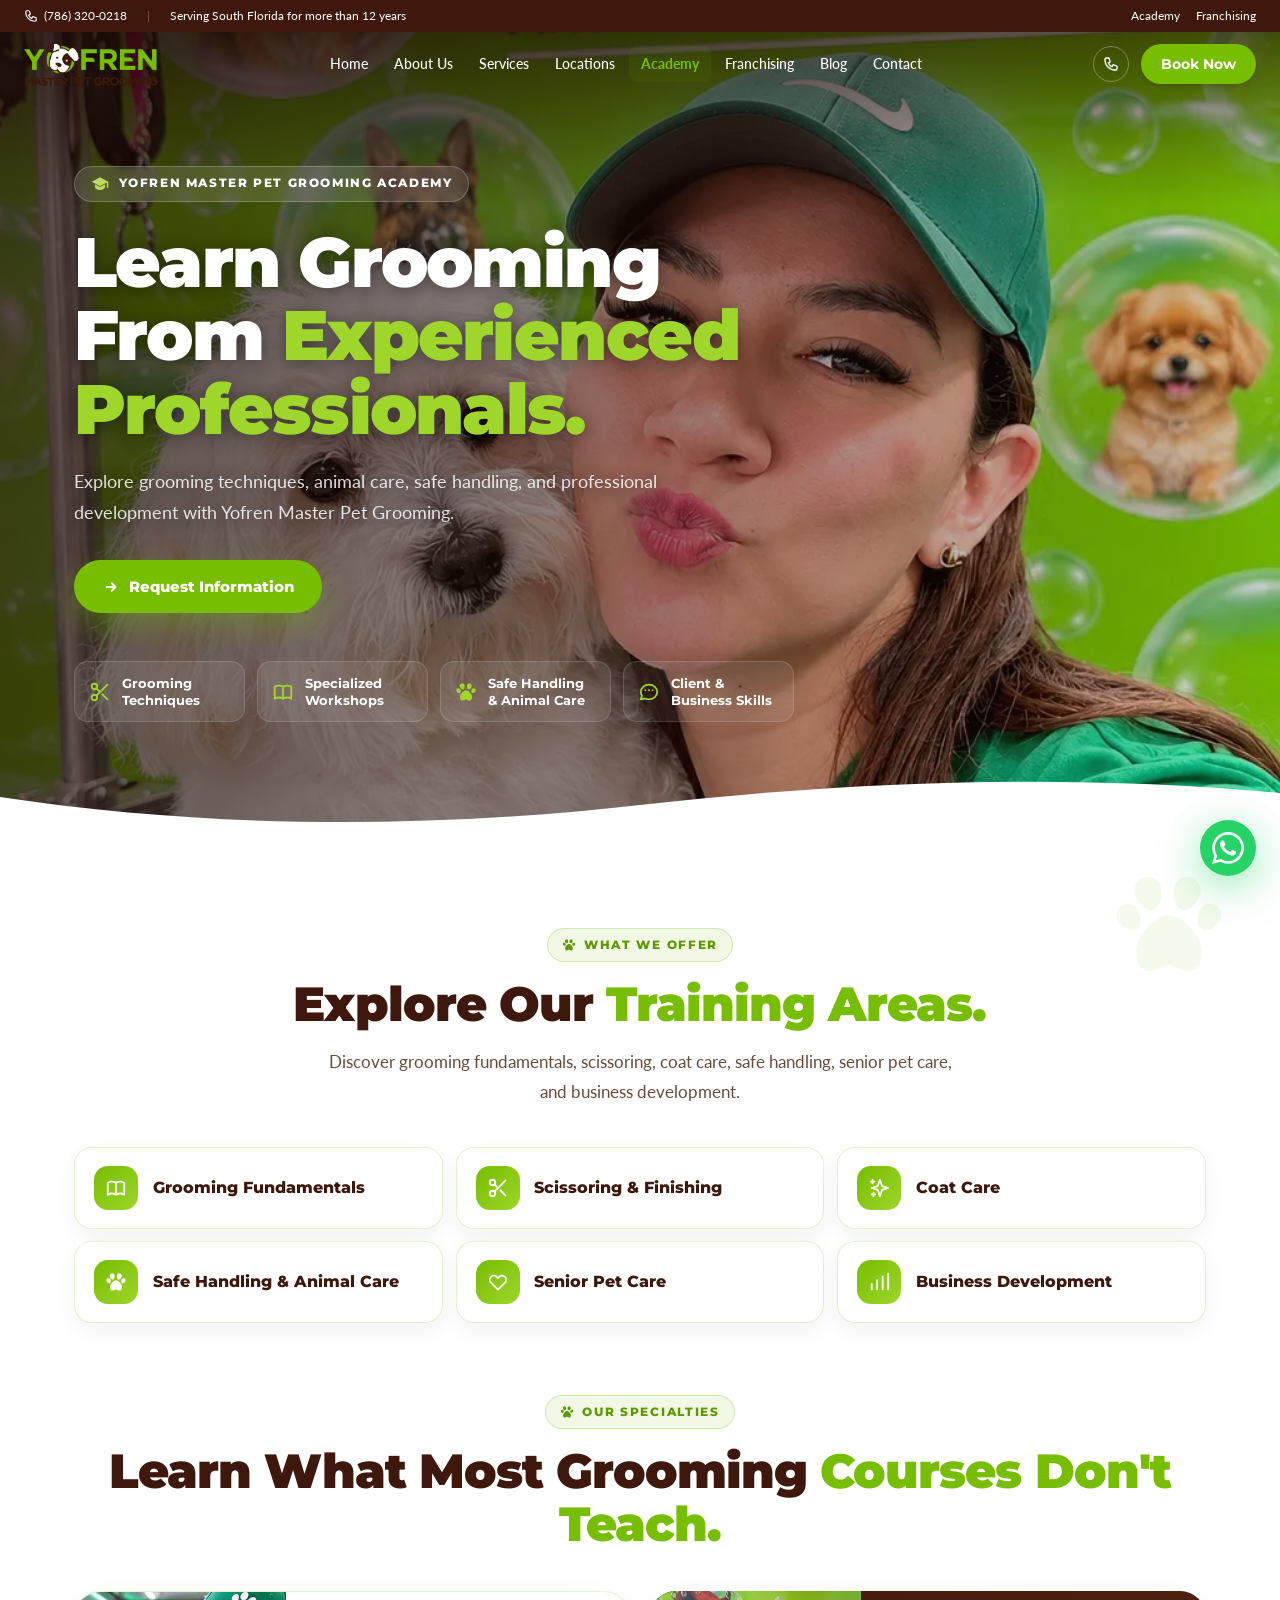
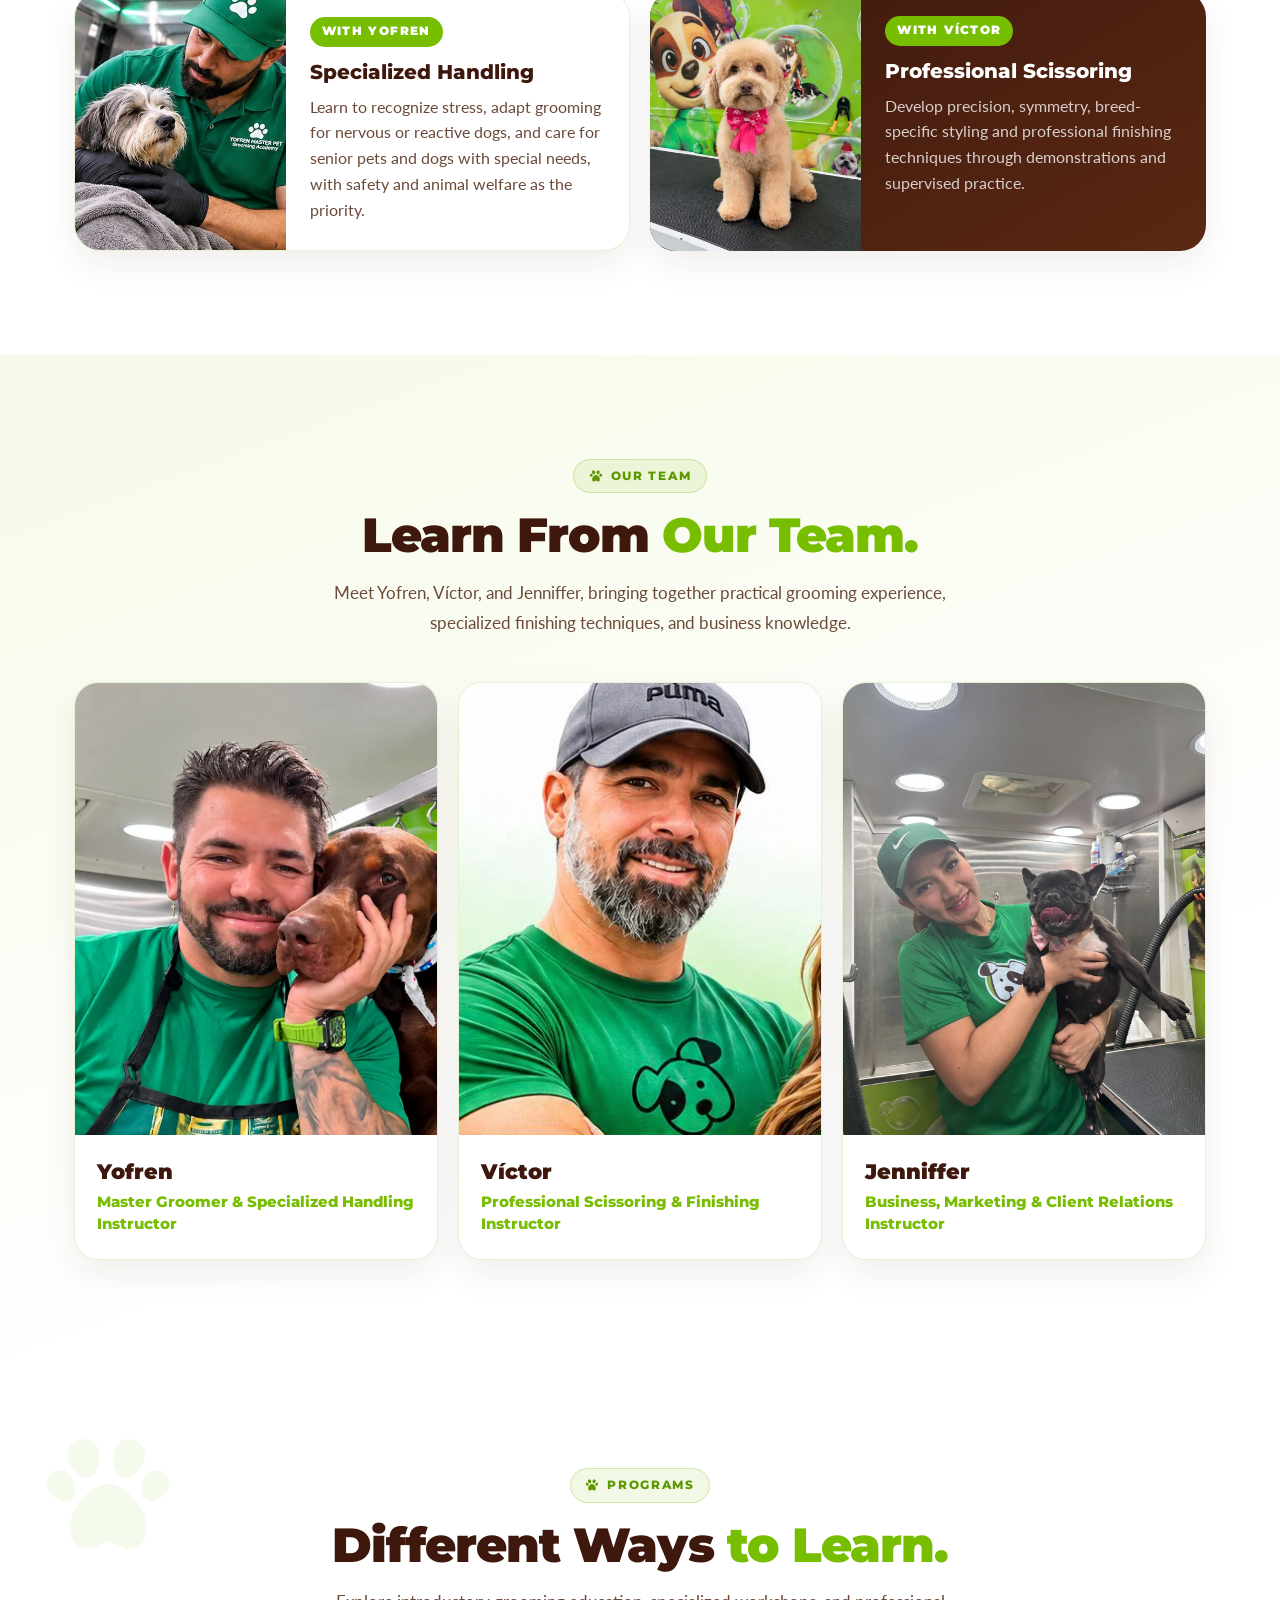
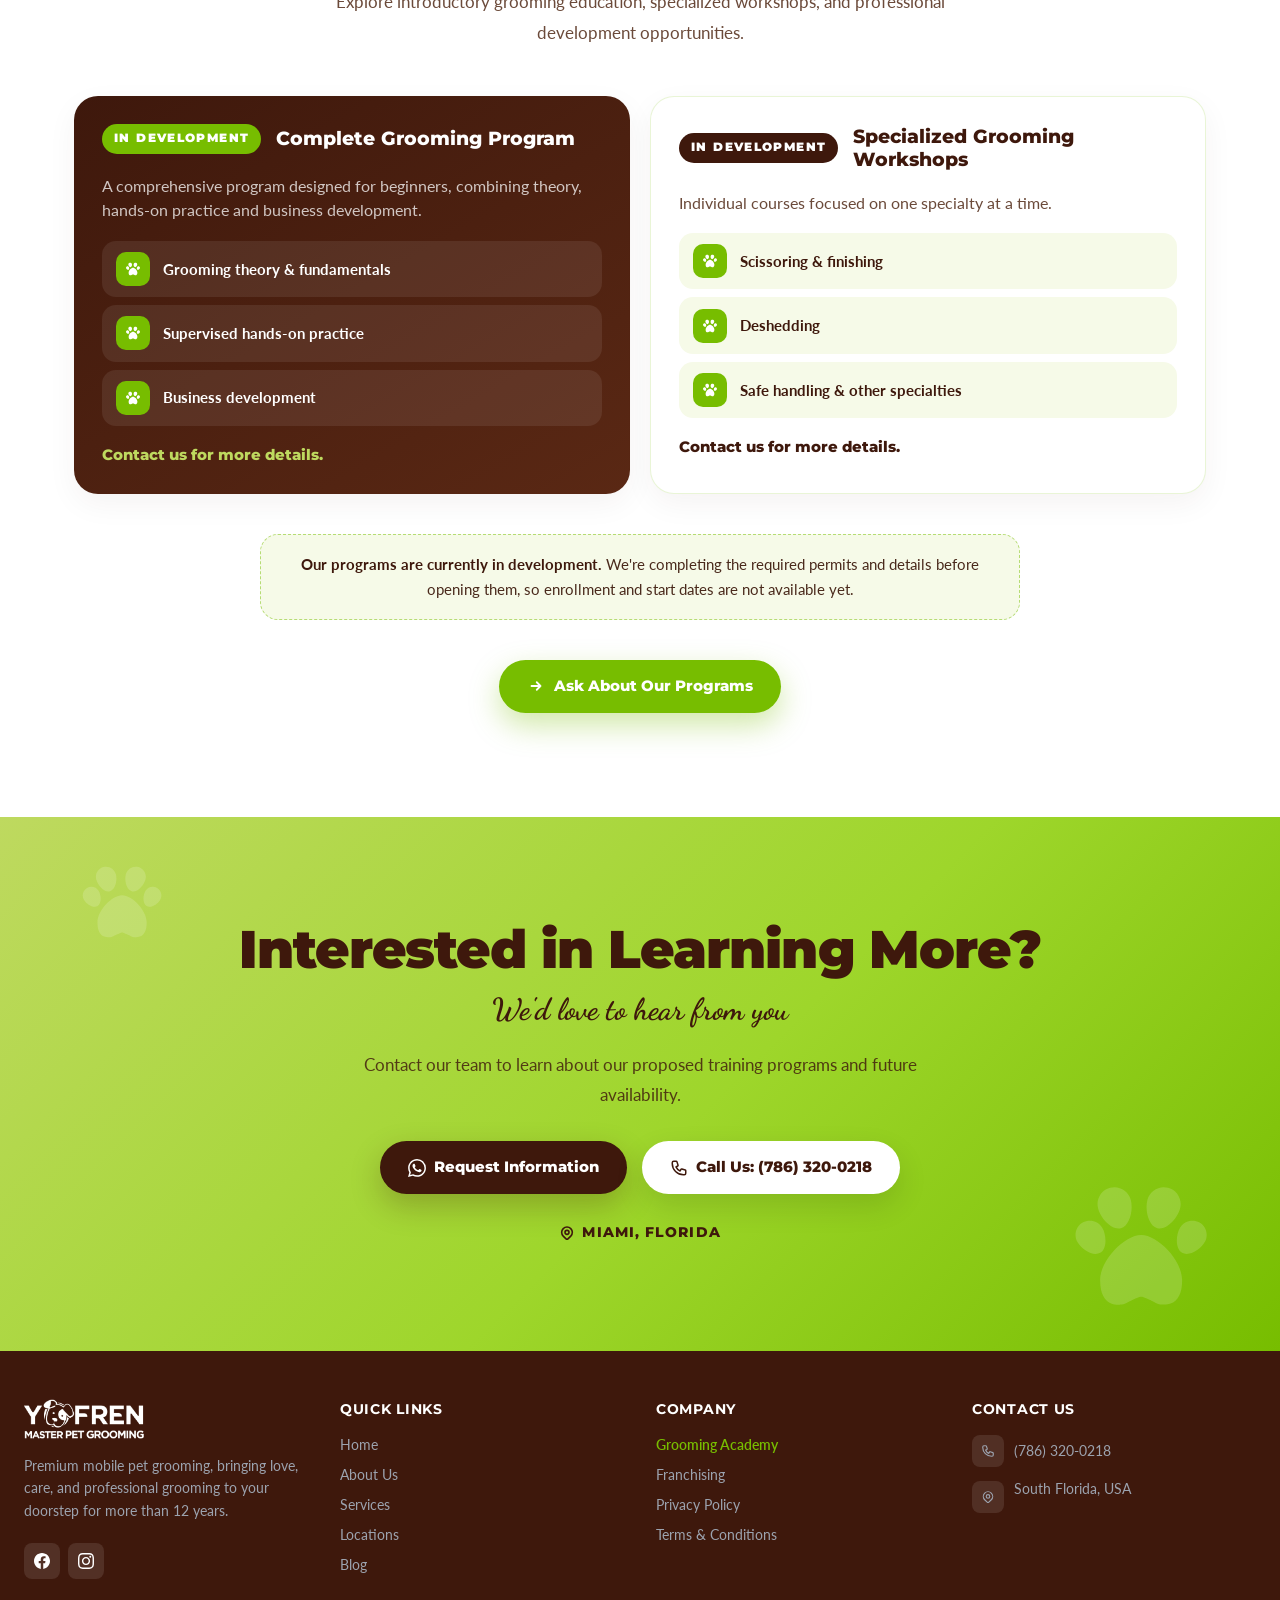
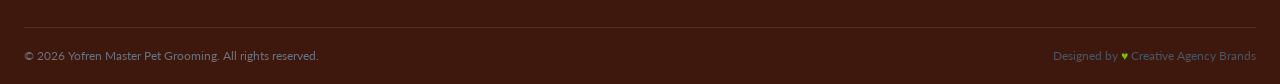
<file: academy.html>
<!DOCTYPE html>
<html lang="en">

<head>
	<meta charset="UTF-8">
	<meta name="viewport" content="width=device-width, initial-scale=1.0">
	<title>Grooming Academy | Yofren Master Pet Grooming</title>
	<meta name="robots" content="index, follow">

	<!-- Favicon -->
	<link rel="icon" type="image/x-icon" href="assets/images/icon-yofren.ico">

	<!-- SEO -->
	<meta name="description"
		content="Yofren Master Pet Grooming Academy in Miami, FL. Grooming training programs and specialized workshops in development, led by experienced grooming professionals. Contact us to learn more.">
	<link rel="canonical" href="https://yofrenpetgrooming.com/academy.html">

	<!-- Open Graph -->
	<meta property="og:type" content="website">
	<meta property="og:url" content="https://yofrenpetgrooming.com/academy.html">
	<meta property="og:title" content="Grooming Academy | Yofren Master Pet Grooming">
	<meta property="og:description"
		content="Learn from experienced grooming professionals. Grooming training programs and specialized workshops in development in Miami, FL. Contact us to learn more.">
	<meta property="og:image" content="https://yofrenpetgrooming.com/assets/images/academy/instructors.webp">

	<!-- Twitter Cards -->
	<meta name="twitter:card" content="summary_large_image">
	<meta name="twitter:title" content="Grooming Academy | Yofren Master Pet Grooming">
	<meta name="twitter:description"
		content="Learn from experienced grooming professionals. Grooming training programs and specialized workshops in development in Miami, FL. Contact us to learn more.">
	<meta name="twitter:image" content="https://yofrenpetgrooming.com/assets/images/academy/instructors.webp">

	<link rel="stylesheet" href="assets/css/tailwind.css">
	<link rel="preconnect" href="https://fonts.googleapis.com">
	<link rel="preconnect" href="https://fonts.gstatic.com" crossorigin>
	<link
		href="https://fonts.googleapis.com/css2?family=Lato:wght@300;400;700;900&family=Montserrat:wght@600;700;800;900&family=Dancing+Script:wght@400;600;700&display=swap"
		rel="stylesheet">

	<style>
		html { scroll-behavior: smooth; }
		body { font-family: 'Lato', sans-serif; color: #3E180C; }

		/* ---------- NAV (same behavior as the rest of the site) ---------- */
		#mainNav .nav-logo { filter: none; transition: filter .3s ease; }
		#mainNav .nav-link { color: white; transition: color .3s ease; }
		#mainNav .nav-link:hover { color: #77BD00; background: rgba(255,255,255,.1); }
		#mainNav .nav-phone { color: white; border-color: rgba(255,255,255,.3); transition: all .3s ease; }
		#mainNav .nav-phone:hover { background: #77BD00; border-color: #77BD00; }
		#mainNav .nav-mobile-btn { color: white; transition: color .3s ease; }
		#mainNav.nav-scrolled {
			background: rgba(255,255,255,.97); backdrop-filter: blur(12px); -webkit-backdrop-filter: blur(12px);
			box-shadow: 0 1px 3px rgba(0,0,0,.08); border-bottom: 1px solid rgba(0,0,0,.05);
		}
		#mainNav.nav-scrolled .nav-link { color: #3E180C; }
		#mainNav.nav-scrolled .nav-link:hover { color: #77BD00; background: rgba(119,189,0,.05); }
		#mainNav.nav-scrolled .nav-phone { color: #3E180C; border-color: #e5e7eb; }
		#mainNav.nav-scrolled .nav-phone:hover { color: white; background: #77BD00; border-color: #77BD00; }
		#mainNav.nav-scrolled .nav-mobile-btn { color: #3E180C; }

		/* ---------- Reveal ---------- */
		.reveal { opacity: 0; transform: translateY(30px); transition: opacity .7s ease, transform .7s ease; }
		.reveal.revealed { opacity: 1; transform: translateY(0); }

		@keyframes floatSlow { 0%,100% { transform: translateY(0) rotate(0); } 50% { transform: translateY(-14px) rotate(8deg); } }
		@keyframes floatReverse { 0%,100% { transform: translateY(0) rotate(0); } 50% { transform: translateY(12px) rotate(-6deg); } }
		.deco-float-slow { animation: floatSlow 6s ease-in-out infinite; }
		.deco-float-reverse { animation: floatReverse 7s ease-in-out infinite; }
		.opacity-\[0\.03\] { opacity: .03; }
		.break-all { word-break: break-all; }
		.hover\:text-secondary:hover { color: #BED95F; }

		/* ---------- Academy page ---------- */
		.ac-wrap { width: 100%; max-width: 1180px; margin: 0 auto; padding: 0 16px; }
		@media (min-width: 640px) { .ac-wrap { padding: 0 24px; } }
		.ac-section { padding: 72px 0; position: relative; overflow: hidden; }
		@media (min-width: 768px) { .ac-section { padding: 104px 0; } }
		.ac-white { background: #fff; }
		.ac-soft { background: linear-gradient(160deg, #F6FAE8 0%, #fff 70%); }

		.ac-eyebrow {
			display: inline-flex; align-items: center; gap: .5rem;
			font-family: 'Montserrat', sans-serif; font-weight: 800; font-size: .75rem;
			letter-spacing: .14em; text-transform: uppercase; color: #5E9800;
			background: rgba(119,189,0,.1); border: 1px solid rgba(119,189,0,.25);
			padding: .45rem .9rem; border-radius: 999px; margin-bottom: 1rem;
		}
		.ac-eyebrow svg { width: 14px; height: 14px; }
		.ac-h2 {
			font-family: 'Montserrat', sans-serif; font-weight: 900; color: #3E180C;
			font-size: clamp(1.9rem, 4.2vw, 3rem); line-height: 1.1; letter-spacing: -.02em; margin-bottom: 1rem;
		}
		.ac-h2 em { font-style: normal; color: #77BD00; }
		.ac-lead { font-size: 1.075rem; line-height: 1.75; color: #6b4a3a; max-width: 640px; }
		.ac-center { text-align: center; }
		.ac-center .ac-lead { margin-left: auto; margin-right: auto; }
		.ac-script { font-family: 'Dancing Script', cursive; font-weight: 700; color: #8F5A39; }

		/* Buttons */
		.ac-btn {
			display: inline-flex; align-items: center; justify-content: center; gap: .55rem;
			font-family: 'Montserrat', sans-serif; font-weight: 800; font-size: .95rem;
			padding: .95rem 1.75rem; border-radius: 999px; transition: transform .2s ease, background .2s ease, box-shadow .2s ease;
			width: 100%; max-width: 340px;
		}
		@media (min-width: 640px) { .ac-btn { width: auto; } }
		.ac-btn:hover { transform: translateY(-2px); }
		.ac-btn svg { width: 18px; height: 18px; flex-shrink: 0; }
		.ac-btn-primary { background: #77BD00; color: #fff; box-shadow: 0 12px 30px rgba(119,189,0,.35); }
		.ac-btn-primary:hover { background: #5E9800; }
		.ac-btn-ghost { background: rgba(255,255,255,.1); color: #fff; border: 1px solid rgba(255,255,255,.35); }
		.ac-btn-ghost:hover { background: rgba(255,255,255,.2); }
		.ac-btn-dark { background: #3E180C; color: #fff; box-shadow: 0 12px 30px rgba(62,24,12,.25); }
		.ac-btn-dark:hover { background: #8F5A39; }
		.ac-btn-light { background: #fff; color: #3E180C; box-shadow: 0 12px 30px rgba(0,0,0,.12); }
		.ac-btn-light:hover { background: #f5f5f5; }
		.ac-btn-wa { background: #25D366; color: #fff; box-shadow: 0 12px 30px rgba(37,211,102,.35); }
		.ac-btn-wa:hover { background: #128C7E; }

		/* HERO */
		.ac-hero { position: relative; min-height: min(88vh, 820px); display: flex; align-items: center; margin-top: -4rem; overflow: hidden; background: #1d0b05; }
		.ac-hero-bg { position: absolute; inset: 0; }
		.ac-hero-bg picture { display: block; width: 100%; height: 100%; }
		.ac-hero-bg img { width: 100%; height: 100%; object-fit: cover; object-position: 70% center; }
		@media (max-width: 767px) { .ac-hero-bg img { object-position: 42% center; } }
		.ac-hero-bg::after {
			content: ''; position: absolute; inset: 0;
			background: linear-gradient(180deg, rgba(29,11,5,.6) 0%, rgba(29,11,5,0) 22%), linear-gradient(100deg, rgba(29,11,5,.76) 0%, rgba(29,11,5,.5) 45%, rgba(29,11,5,.1) 100%);
		}
		@media (max-width: 767px) { .ac-hero-bg::after { background: linear-gradient(180deg, rgba(29,11,5,.62) 0%, rgba(29,11,5,.5) 40%, rgba(29,11,5,.55) 100%); } }
		.ac-hero-inner { position: relative; z-index: 2; padding-top: 128px; padding-bottom: 96px; }
		.ac-hero-badge {
			display: inline-flex; align-items: center; gap: .6rem; padding: .5rem 1rem; border-radius: 999px;
			background: rgba(255,255,255,.12); border: 1px solid rgba(255,255,255,.22);
			backdrop-filter: blur(8px); -webkit-backdrop-filter: blur(8px);
			font-family: 'Montserrat', sans-serif; font-weight: 800; font-size: .72rem; letter-spacing: .14em; text-transform: uppercase; color: #fff;
			margin-bottom: 1.5rem;
		}
		.ac-hero-badge svg { width: 18px; height: 18px; color: #BED95F; }
		.ac-hero h1 {
			font-family: 'Montserrat', sans-serif; font-weight: 900; color: #fff;
			font-size: clamp(2.3rem, 6vw, 4.4rem); line-height: 1.04; letter-spacing: -.025em; max-width: 780px; margin-bottom: 1.25rem;
		}
		.ac-hero h1, .ac-hero p.ac-hero-sub { text-shadow: 0 2px 18px rgba(0,0,0,.45); }
		.ac-hero h1 span { color: #9ED62B; }
		.ac-hero p.ac-hero-sub { color: rgba(255,255,255,.85); font-size: 1.15rem; line-height: 1.7; max-width: 600px; margin-bottom: 2rem; }
		.ac-hero-ctas { display: flex; flex-direction: column; gap: .9rem; }
		@media (min-width: 640px) { .ac-hero-ctas { flex-direction: row; } }
		.ac-hero-pillars { display: grid; grid-template-columns: repeat(2, 1fr); gap: .75rem; margin-top: 3rem; max-width: 720px; }
		@media (min-width: 768px) { .ac-hero-pillars { grid-template-columns: repeat(4, 1fr); } }
		.ac-hero-pillar {
			display: flex; align-items: center; gap: .65rem; padding: .8rem .9rem; border-radius: 14px;
			background: rgba(255,255,255,.08); border: 1px solid rgba(255,255,255,.14); color: #fff;
			font-family: 'Montserrat', sans-serif; font-weight: 700; font-size: .82rem; line-height: 1.25;
		}
		.ac-hero-pillar svg { width: 22px; height: 22px; color: #9ED62B; flex-shrink: 0; }
		.ac-hero-wave { position: absolute; bottom: -1px; left: 0; right: 0; z-index: 3; line-height: 0; }
		.ac-hero-wave svg { width: 100%; height: 60px; display: block; }

		/* INTRO */
		.ac-intro { display: grid; gap: 3rem; align-items: center; }
		@media (min-width: 960px) { .ac-intro { grid-template-columns: 1.05fr 1fr; gap: 4.5rem; } }
		.ac-intro-media { position: relative; }
		.ac-intro-media .ac-photo-main {
			border-radius: 28px; overflow: hidden; box-shadow: 0 30px 60px rgba(62,24,12,.18); aspect-ratio: 5/4;
		}
		.ac-intro-media .ac-photo-main img { width: 100%; height: 100%; object-fit: cover; }
		.ac-intro-media .ac-photo-float {
			position: absolute; right: -10px; bottom: -34px; width: 44%; aspect-ratio: 1; border-radius: 22px; overflow: hidden;
			border: 6px solid #fff; box-shadow: 0 20px 40px rgba(62,24,12,.2);
		}
		@media (min-width: 640px) { .ac-intro-media .ac-photo-float { right: -24px; } }
		.ac-intro-media .ac-photo-float img { width: 100%; height: 100%; object-fit: cover; }
		.ac-intro-media .ac-sticker {
			position: absolute; left: 14px; top: 14px; background: #fff; border-radius: 16px; padding: .7rem 1rem;
			display: flex; align-items: center; gap: .6rem; box-shadow: 0 12px 30px rgba(0,0,0,.12);
			font-family: 'Montserrat', sans-serif; font-weight: 800; font-size: .82rem; color: #3E180C;
		}
		.ac-sticker-dot { width: 34px; height: 34px; border-radius: 10px; background: #77BD00; color: #fff; display: grid; place-items: center; }
		.ac-sticker-dot svg { width: 18px; height: 18px; }
		.ac-checks { display: grid; gap: .8rem; margin-top: 1.75rem; }
		.ac-check { display: flex; gap: .8rem; align-items: flex-start; font-size: 1.02rem; line-height: 1.5; color: #4a2a1c; }
		.ac-check-i { width: 24px; height: 24px; border-radius: 999px; background: #77BD00; color: #fff; display: grid; place-items: center; flex-shrink: 0; margin-top: 1px; }
		.ac-check-i svg { width: 14px; height: 14px; }
		.ac-quote {
			margin-top: 2rem; padding: 1.25rem 1.4rem; border-left: 4px solid #77BD00; background: #F6FAE8; border-radius: 0 16px 16px 0;
			font-size: 1.02rem; line-height: 1.6; color: #4a2a1c;
		}
		.ac-quote strong { color: #3E180C; }

		/* PILLARS */
		.ac-pillars { display: grid; gap: 1.25rem; margin-top: 3rem; }
		@media (min-width: 720px) { .ac-pillars { grid-template-columns: repeat(2, 1fr); } }
		@media (min-width: 1100px) { .ac-pillars { grid-template-columns: repeat(4, 1fr); } }
		.ac-pillar {
			position: relative; background: #fff; border-radius: 24px; padding: 2rem 1.6rem 1.75rem;
			border: 1px solid rgba(119,189,0,.18); box-shadow: 0 10px 30px rgba(62,24,12,.06);
			transition: transform .3s ease, box-shadow .3s ease, border-color .3s ease; overflow: hidden;
		}
		.ac-pillar:hover { transform: translateY(-8px); box-shadow: 0 24px 48px rgba(119,189,0,.2); border-color: rgba(119,189,0,.45); }
		.ac-pillar-num {
			position: absolute; top: .4rem; right: 1rem; font-family: 'Montserrat', sans-serif; font-weight: 900;
			font-size: 4.2rem; line-height: 1; color: rgba(119,189,0,.1);
		}
		.ac-pillar-icon {
			width: 58px; height: 58px; border-radius: 18px; display: grid; place-items: center; margin-bottom: 1.25rem;
			background: linear-gradient(135deg, #77BD00, #9ED62B); color: #fff; box-shadow: 0 10px 22px rgba(119,189,0,.35);
		}
		.ac-pillar-icon svg { width: 28px; height: 28px; }
		.ac-pillar h3 { font-family: 'Montserrat', sans-serif; font-weight: 800; font-size: 1.2rem; line-height: 1.25; margin-bottom: .6rem; color: #3E180C; }
		.ac-pillar p { font-size: .97rem; line-height: 1.6; color: #6b4a3a; margin-bottom: 1rem; }
		.ac-pillar ul { display: grid; gap: .45rem; }
		.ac-pillar li { display: flex; gap: .5rem; font-size: .9rem; line-height: 1.45; color: #4a2a1c; }
		.ac-pillar li::before { content: ''; width: 7px; height: 7px; border-radius: 999px; background: #77BD00; margin-top: .45rem; flex-shrink: 0; }

		/* PERFECT FOR YOU (dark band) */
		.ac-dark { background: #3E180C; color: #fff; }
		.ac-dark .ac-h2 { color: #fff; }
		.ac-dark .ac-lead { color: rgba(255,255,255,.75); }
		.ac-dark .ac-eyebrow { color: #BED95F; background: rgba(190,217,95,.1); border-color: rgba(190,217,95,.3); }
		.ac-fit { display: grid; gap: 1rem; margin-top: 2.75rem; }
		@media (min-width: 640px) { .ac-fit { grid-template-columns: repeat(2, 1fr); } }
		@media (min-width: 1024px) { .ac-fit { grid-template-columns: repeat(4, 1fr); } }
		.ac-fit-card {
			padding: 1.6rem 1.4rem; border-radius: 20px; background: rgba(255,255,255,.06); border: 1px solid rgba(255,255,255,.1);
			transition: background .3s ease, transform .3s ease;
		}
		.ac-fit-card:hover { background: rgba(119,189,0,.14); transform: translateY(-4px); }
		.ac-fit-card .ac-fit-emoji { width: 46px; height: 46px; border-radius: 14px; background: rgba(158,214,43,.16); color: #9ED62B; display: grid; place-items: center; margin-bottom: 1rem; }
		.ac-fit-card .ac-fit-emoji svg { width: 24px; height: 24px; }
		.ac-fit-card h3 { font-family: 'Montserrat', sans-serif; font-weight: 800; font-size: 1.05rem; margin-bottom: .45rem; }
		.ac-fit-card p { font-size: .93rem; line-height: 1.55; color: rgba(255,255,255,.72); }

		/* CURRICULUM */
		.ac-stages { display: grid; gap: 1.25rem; margin-top: 3rem; }
		@media (min-width: 900px) { .ac-stages { grid-template-columns: repeat(2, 1fr); } }
		.ac-stage { background: #fff; border-radius: 24px; padding: 1.75rem; border: 1px solid rgba(119,189,0,.16); box-shadow: 0 10px 30px rgba(62,24,12,.05); }
		.ac-stage-head { display: flex; align-items: center; gap: .9rem; margin-bottom: 1.25rem; }
		.ac-stage-tag {
			font-family: 'Montserrat', sans-serif; font-weight: 900; font-size: .72rem; letter-spacing: .12em; text-transform: uppercase;
			color: #fff; background: #3E180C; padding: .4rem .75rem; border-radius: 999px; white-space: nowrap;
		}
		.ac-stage-head h3 { font-family: 'Montserrat', sans-serif; font-weight: 800; font-size: 1.2rem; line-height: 1.2; }
		.ac-mods { display: grid; gap: .5rem; }
		.ac-mod {
			display: flex; align-items: center; gap: .85rem; padding: .7rem .85rem; border-radius: 14px; background: #F6FAE8;
			transition: background .2s ease, transform .2s ease;
		}
		.ac-mod:hover { background: #EAF2CE; transform: translateX(4px); }
		.ac-mod-n {
			width: 34px; height: 34px; border-radius: 10px; background: #77BD00; color: #fff; display: grid; place-items: center; flex-shrink: 0;
			font-family: 'Montserrat', sans-serif; font-weight: 900; font-size: .85rem;
		}
		.ac-mod span:last-child { font-weight: 700; font-size: .96rem; line-height: 1.35; color: #3E180C; }
		.ac-stage-biz { background: linear-gradient(150deg, #3E180C 0%, #5a2814 100%); border: none; color: #fff; }
		.ac-stage-biz .ac-stage-tag { background: #77BD00; }
		.ac-stage-biz .ac-mod { background: rgba(255,255,255,.08); }
		.ac-stage-biz .ac-mod:hover { background: rgba(255,255,255,.14); }
		.ac-stage-biz .ac-mod span:last-child { color: #fff; }
		.ac-stage-biz .ac-stage-note { color: rgba(255,255,255,.7); font-size: .92rem; line-height: 1.55; margin-top: 1rem; }
		.ac-mod-n svg { width: 16px; height: 16px; }
		.ac-stage-desc { font-size: .97rem; line-height: 1.6; color: #6b4a3a; margin-bottom: 1.1rem; }
		.ac-stage-biz .ac-stage-desc { color: rgba(255,255,255,.75); }
		.ac-stage-link { display: inline-flex; align-items: center; gap: .4rem; margin-top: 1.2rem; font-family: 'Montserrat', sans-serif; font-weight: 800; font-size: .92rem; color: #77BD00; }
		.ac-stage-link:hover { text-decoration: underline; }
		.ac-stage-biz .ac-stage-link { color: #BED95F; }
		.ac-dev-note {
			max-width: 760px; margin: 2.5rem auto 0; padding: 1.1rem 1.4rem; border-radius: 18px; background: #F6FAE8;
			border: 1px dashed rgba(119,189,0,.5); color: #4a2a1c; font-size: .95rem; line-height: 1.6; text-align: center;
		}
		.ac-dev-note strong { color: #3E180C; }

		/* METHOD */
		.ac-steps { display: grid; gap: 1.25rem; margin-top: 3rem; counter-reset: step; }
		@media (min-width: 720px) { .ac-steps { grid-template-columns: repeat(2, 1fr); } }
		@media (min-width: 1024px) { .ac-steps { grid-template-columns: repeat(4, 1fr); } }
		.ac-step { position: relative; text-align: center; padding: 0 .5rem; }
		.ac-step-circle {
			width: 84px; height: 84px; margin: 0 auto 1.1rem; border-radius: 999px; background: #fff; display: grid; place-items: center;
			border: 3px solid #77BD00; color: #77BD00; box-shadow: 0 12px 28px rgba(119,189,0,.22); position: relative; z-index: 1;
		}
		.ac-step-circle svg { width: 34px; height: 34px; }
		.ac-step-circle b {
			position: absolute; top: -6px; right: -6px; width: 30px; height: 30px; border-radius: 999px; background: #3E180C; color: #fff;
			font-family: 'Montserrat', sans-serif; font-size: .8rem; display: grid; place-items: center;
		}
		@media (min-width: 1024px) {
			.ac-step:not(:last-child)::after {
				content: ''; position: absolute; top: 42px; left: calc(50% + 50px); right: calc(-50% + 50px);
				border-top: 3px dashed rgba(119,189,0,.4);
			}
		}
		.ac-step h3 { font-family: 'Montserrat', sans-serif; font-weight: 800; font-size: 1.1rem; margin-bottom: .45rem; }
		.ac-step p { font-size: .95rem; line-height: 1.6; color: #6b4a3a; max-width: 260px; margin: 0 auto; }

		/* INSTRUCTORS */
		.ac-team { display: grid; gap: 3rem; align-items: center; }
		@media (min-width: 960px) { .ac-team { grid-template-columns: 1.15fr 1fr; gap: 4rem; } }
		.ac-team-photo { position: relative; border-radius: 28px; overflow: hidden; box-shadow: 0 30px 60px rgba(62,24,12,.2); }
		.ac-team-photo img { width: 100%; height: auto; display: block; }
		.ac-team-names {
			position: absolute; left: 0; right: 0; bottom: 0; display: grid; grid-template-columns: repeat(3, 1fr);
			background: linear-gradient(to top, rgba(29,11,5,.85), rgba(29,11,5,0)); padding: 2.5rem .5rem .9rem;
		}
		.ac-team-names span { text-align: center; color: #fff; font-family: 'Montserrat', sans-serif; font-weight: 800; font-size: clamp(.85rem, 2.4vw, 1.1rem); }
		.ac-team-list { display: grid; gap: .9rem; margin-top: 1.75rem; }
		.ac-team-item { display: flex; gap: 1rem; align-items: center; padding: 1rem 1.1rem; border-radius: 18px; background: #fff; border: 1px solid rgba(119,189,0,.18); }
		.ac-team-ava {
			width: 48px; height: 48px; border-radius: 14px; background: linear-gradient(135deg, #77BD00, #9ED62B); color: #fff; display: grid; place-items: center; flex-shrink: 0;
			font-family: 'Montserrat', sans-serif; font-weight: 900; font-size: 1.2rem;
		}
		.ac-team-item h3 { font-family: 'Montserrat', sans-serif; font-weight: 800; font-size: 1.05rem; line-height: 1.2; }
		.ac-team-item p { font-size: .9rem; color: #6b4a3a; line-height: 1.4; }

		/* FAQ */
		.ac-faq { max-width: 820px; margin: 2.75rem auto 0; display: grid; gap: .8rem; }
		.ac-faq details { background: #fff; border-radius: 18px; border: 1px solid rgba(119,189,0,.2); overflow: hidden; transition: box-shadow .2s ease; }
		.ac-faq details[open] { box-shadow: 0 14px 32px rgba(119,189,0,.14); }
		.ac-faq summary {
			list-style: none; cursor: pointer; padding: 1.15rem 1.35rem; display: flex; justify-content: space-between; align-items: center; gap: 1rem;
			font-family: 'Montserrat', sans-serif; font-weight: 800; font-size: 1rem; color: #3E180C;
		}
		.ac-faq summary::-webkit-details-marker { display: none; }
		.ac-faq summary i {
			width: 30px; height: 30px; border-radius: 999px; background: #F6FAE8; color: #77BD00; display: grid; place-items: center; flex-shrink: 0;
			font-style: normal; font-size: 1.3rem; line-height: 1; transition: transform .25s ease, background .25s ease, color .25s ease;
		}
		.ac-faq details[open] summary i { transform: rotate(45deg); background: #77BD00; color: #fff; }
		.ac-faq details p { padding: 0 1.35rem 1.25rem; font-size: .98rem; line-height: 1.65; color: #6b4a3a; }

		/* CTA */
		.ac-cta { background: linear-gradient(135deg, #BED95F 0%, #9ED62B 55%, #77BD00 100%); position: relative; overflow: hidden; }
		.ac-cta-card {
			position: relative; z-index: 1; max-width: 860px; margin: 0 auto; text-align: center;
		}
		.ac-cta h2 { font-family: 'Montserrat', sans-serif; font-weight: 900; color: #3E180C; font-size: clamp(2rem, 5vw, 3.3rem); line-height: 1.08; letter-spacing: -.02em; margin-bottom: .6rem; }
		.ac-cta .ac-script { font-size: clamp(1.4rem, 3vw, 1.9rem); color: #3E180C; display: block; margin-bottom: 1.1rem; }
		.ac-cta p { color: rgba(62,24,12,.82); font-size: 1.08rem; line-height: 1.7; max-width: 620px; margin: 0 auto 2rem; }
		.ac-cta-btns { display: flex; flex-direction: column; align-items: center; gap: .9rem; }
		@media (min-width: 640px) { .ac-cta-btns { flex-direction: row; justify-content: center; flex-wrap: wrap; } }
		.ac-cta-paw { position: absolute; color: #fff; opacity: .16; }
		.ac-cta-loc { margin-top: 1.75rem; display: inline-flex; align-items: center; gap: .45rem; font-family: 'Montserrat', sans-serif; font-weight: 800; font-size: .85rem; letter-spacing: .08em; text-transform: uppercase; color: #3E180C; }
		.ac-cta-loc svg { width: 16px; height: 16px; }

		/* TRAINING AREAS */
		.ac-areas { display: grid; gap: .8rem; margin-top: 2.5rem; grid-template-columns: 1fr; }
		@media (min-width: 560px) { .ac-areas { grid-template-columns: repeat(2, 1fr); } }
		@media (min-width: 960px) { .ac-areas { grid-template-columns: repeat(3, 1fr); } }
		.ac-area {
			display: flex; align-items: center; gap: .9rem; padding: 1.1rem 1.2rem; border-radius: 18px; background: #fff;
			border: 1px solid rgba(119,189,0,.2); box-shadow: 0 8px 22px rgba(62,24,12,.05); transition: transform .25s ease, box-shadow .25s ease;
		}
		.ac-area:hover { transform: translateY(-4px); box-shadow: 0 16px 32px rgba(119,189,0,.18); }
		.ac-area-i { width: 44px; height: 44px; border-radius: 14px; background: linear-gradient(135deg, #77BD00, #9ED62B); color: #fff; display: grid; place-items: center; flex-shrink: 0; }
		.ac-area-i svg { width: 22px; height: 22px; }
		.ac-area span:last-child { font-family: 'Montserrat', sans-serif; font-weight: 800; font-size: 1rem; color: #3E180C; }
		.ac-value-head { margin-top: 4.5rem; }
		.ac-value { display: grid; gap: 1.25rem; margin-top: 2.5rem; }
		@media (min-width: 900px) { .ac-value { grid-template-columns: repeat(2, 1fr); } }
		.ac-value-card { display: grid; grid-template-columns: 1fr; border-radius: 26px; overflow: hidden; background: #fff; border: 1px solid rgba(119,189,0,.18); box-shadow: 0 14px 34px rgba(62,24,12,.07); }
		@media (min-width: 560px) { .ac-value-card { grid-template-columns: 38% 1fr; } }
		.ac-value-card.is-dark { background: linear-gradient(150deg, #3E180C 0%, #5a2814 100%); border: none; color: #fff; }
		.ac-value-photo { min-height: 220px; }
		.ac-value-photo img { width: 100%; height: 100%; object-fit: cover; display: block; }
		.ac-value-body { padding: 1.6rem 1.5rem; }
		.ac-value-body .ac-stage-tag { display: inline-block; margin-bottom: .8rem; background: #77BD00; }
		.ac-value-body h3 { font-family: 'Montserrat', sans-serif; font-weight: 800; font-size: 1.25rem; line-height: 1.25; margin-bottom: .6rem; color: #3E180C; }
		.ac-value-card.is-dark h3 { color: #fff; }
		.ac-value-body p { font-size: .98rem; line-height: 1.65; color: #6b4a3a; }
		.ac-value-card.is-dark p { color: rgba(255,255,255,.78); }

		/* INSTRUCTOR CARDS */
		.ac-instr { display: grid; gap: 1.25rem; margin-top: 2.75rem; }
		@media (min-width: 720px) { .ac-instr { grid-template-columns: repeat(3, 1fr); } }
		.ac-instr-card { background: #fff; border-radius: 24px; overflow: hidden; border: 1px solid rgba(119,189,0,.18); box-shadow: 0 14px 34px rgba(62,24,12,.07); transition: transform .3s ease, box-shadow .3s ease; }
		.ac-instr-card:hover { transform: translateY(-6px); box-shadow: 0 24px 48px rgba(119,189,0,.2); }
		.ac-instr-photo { aspect-ratio: 4/5; overflow: hidden; background: #F6FAE8; }
		.ac-instr-photo img { width: 100%; height: 100%; object-fit: cover; display: block; }
		.ac-instr-body { padding: 1.3rem 1.4rem 1.5rem; }
		.ac-instr-body h3 { font-family: 'Montserrat', sans-serif; font-weight: 900; font-size: 1.3rem; color: #3E180C; margin-bottom: .3rem; }
		.ac-instr-body p { font-size: .93rem; line-height: 1.45; color: #77BD00; font-family: 'Montserrat', sans-serif; font-weight: 800; }

		/* WAYS TO LEARN */
		.ac-price { margin-top: 1.1rem; display: flex; flex-wrap: wrap; align-items: baseline; gap: .5rem; }
		.ac-price small { font-size: .78rem; letter-spacing: .1em; text-transform: uppercase; font-weight: 800; font-family: 'Montserrat', sans-serif; color: rgba(255,255,255,.65); }
		.ac-price b { font-family: 'Montserrat', sans-serif; font-weight: 900; font-size: 1.9rem; color: #BED95F; }
		.ac-price-alt { margin-top: 1.1rem; font-family: 'Montserrat', sans-serif; font-weight: 800; font-size: .92rem; color: #3E180C; }
		.ac-ways-cta { text-align: center; margin-top: 2.5rem; }

		.ac-paw-deco { position: absolute; color: #77BD00; opacity: .07; pointer-events: none; }
			#mainNav .nav-link.active-page { color: #77BD00 !important; background: rgba(119, 189, 0, 0.08); border-radius: 8px; }
		#mainNav.nav-scrolled .nav-link.active-page { color: #77BD00 !important; background: rgba(119, 189, 0, 0.08); }
		/* Tablet: 8 nav links don't fit, use the hamburger menu up to 1024px */@media (min-width:768px) and (max-width:1023.98px){#mainNav .hidden.md\:flex{display:none!important}#mainNav #mobileMenuBtn{display:block!important}#mainNav #mobileMenu:not(.hidden){display:block!important}}
</style>
	<noscript>
		<style>.reveal { opacity: 1; transform: none; }</style>
	</noscript>
</head>

<body class="scroll-smooth">

	<!-- Reusable paw icon -->
	<svg width="0" height="0" style="position:absolute" aria-hidden="true">
		<symbol id="paw" viewBox="0 0 1024 1024">
			<path d="M792.5 558.4c-46.8-27-44-118.7-14-170.7 26.9-46.6 86.5-62.6 133.1-35.7s62.6 86.5 35.7 133.1c-30.1 52.1-108 100.4-154.8 73.3zM623.4 390c-60.7-16.3-86.1-124.4-67.4-194 16.5-61.5 79.7-98.1 141.3-81.6 61.5 16.5 98.1 79.7 81.6 141.3-18.7 69.6-94.8 150.6-155.5 134.3zM233.5 558.7c-46.900 27.1-125.1-21.3-155.2-73.4-27-46.7-11-106.4 35.8-133.4 46.7-27 106.5-11 133.4 35.7 30 52.2 32.9 144-14 171.1zM374.6 390c-60.7 16.3-136.8-64.7-155.4-134.3-16.5-61.5 20-124.8 81.6-141.3S425.6 134.4 442.1 196c18.6 69.6-6.8 177.7-67.5 194zM513 436.3c111.7 0 279.9 170.1 279.9 307.6 0 91.3-28.3 143.3-79.1 161.4-17.5 6.2-32 7.4-54.3 6.7-4.4-.1-5.2-.2-6.5-.2-11.7 0-23.4-3.8-39.7-11.2-5.4-2.5-11.1-5.3-19.2-9.4 5.8 2.9-15.2-7.700-20.1-10.1-16.3-8.1-28.8-13.7-40.5-17.8-9-3.2-17.2-5.3-24.5-6.3h8c-7.3 1.1-15.4 3.2-24.5 6.4-11.8 4.2-24.2 9.7-40.5 17.9-4.9 2.4-25.8 13.1-20.1 10.2-8.1 4.1-13.8 6.9-19.2 9.4-16.2 7.5-28 11.3-39.7 11.3-1.3 0-2.1 0-6.5.2-22.3.7-36.8-.5-54.3-6.7-50.8-18.1-79.1-70.1-79.1-161.4 0-137.5 168.2-308 279.9-308z" fill="currentColor" />
		</symbol>
	</svg>

	<!-- TOP BAR -->
	<div class="bg-contrast text-white py-2 px-6 text-xs">
		<div class="container mx-auto flex justify-between items-center">
			<div class="flex items-center gap-5 font-lato">
				<a href="tel:+17863200218" class="hover:text-primary transition flex items-center gap-1.5">
					<svg class="w-3.5 h-3.5" fill="none" stroke="currentColor" viewBox="0 0 24 24">
						<path stroke-linecap="round" stroke-linejoin="round" stroke-width="2"
							d="M3 5a2 2 0 012-2h3.28a1 1 0 01.948.684l1.498 4.493a1 1 0 01-.502 1.21l-2.257 1.13a11.042 11.042 0 005.516 5.516l1.13-2.257a1 1 0 011.21-.502l4.493 1.498a1 1 0 01.684.949V19a2 2 0 01-2 2h-1C9.716 21 3 14.284 3 6V5z" />
					</svg>
					(786) 320-0218
				</a>
				<span class="hidden sm:inline text-white/30">|</span>
				<span class="hidden sm:inline items-center gap-1.5">Serving South Florida for more than 12 years</span>
			</div>
			<div class="flex items-center gap-4 font-lato">
				<a href="academy.html" class="hover:text-primary transition">Academy</a>
				<a href="franchise.html" class="hover:text-primary transition">Franchising</a>
			</div>
		</div>
	</div>

	<!-- NAVBAR -->
	<nav id="mainNav" class="sticky top-0 z-50 transition-all duration-300">
		<div class="container mx-auto px-6">
			<div class="flex items-center justify-between h-16">
				<div class="flex-shrink-0">
					<a href="index.html" class="block">
						<img src="assets/images/Yofren_Logo(1).png" alt="Yofren Master Pet Grooming Logo"
							class="nav-logo h-11 w-auto object-contain hover:opacity-80 transition">
					</a>
				</div>

				<div class="hidden md:flex items-center flex-1 justify-center">
					<ul class="flex items-center gap-0.5 font-lato font-medium text-sm flex-wrap justify-center">
						<li><a href="index.html" class="nav-link px-3 py-2 block">Home</a></li>
						<li><a href="about.html" class="nav-link px-3 py-2 block">About Us</a></li>
						<li><a href="services.html" class="nav-link px-3 py-2 block">Services</a></li>
						<li><a href="locations.html" class="nav-link px-3 py-2 block">Locations</a></li>
						<li><a href="academy.html" class="nav-link active-page px-3 py-2 block">Academy</a></li>
						<li><a href="franchise.html" class="nav-link px-3 py-2 block">Franchising</a></li>
						<li><a href="blog.html" class="nav-link px-3 py-2 block">Blog</a></li>
						<li><a href="contact.html" class="nav-link px-3 py-2 block">Contact</a></li>
					</ul>
				</div>

				<div class="hidden md:flex items-center gap-3 flex-shrink-0">
					<a href="tel:+17863200218" aria-label="Call us"
						class="nav-phone w-9 h-9 rounded-full border flex items-center justify-center hover:text-white transition-all duration-200">
						<svg class="w-4 h-4" fill="none" stroke="currentColor" viewBox="0 0 24 24">
							<path stroke-linecap="round" stroke-linejoin="round" stroke-width="2"
								d="M3 5a2 2 0 012-2h3.28a1 1 0 01.948.684l1.498 4.493a1 1 0 01-.502 1.21l-2.257 1.13a11.042 11.042 0 005.516 5.516l1.13-2.257a1 1 0 011.21-.502l4.493 1.498a1 1 0 01.684.949V19a2 2 0 01-2 2h-1C9.716 21 3 14.284 3 6V5z" />
						</svg>
					</a>
					<a href="https://booking.moego.pet/ol/YofrenmasterpetgroomingFL/book" target="_blank"
						class="bg-primary hover:bg-green-600 text-white font-stem font-bold text-sm px-5 py-2.5 rounded-full shadow-md hover:shadow-lg transition-all duration-200 transform hover:scale-105">
						Book Now
					</a>
				</div>

				<button id="mobileMenuBtn" class="nav-mobile-btn md:hidden p-1" aria-label="Open menu">
					<svg class="w-6 h-6" fill="none" stroke="currentColor" viewBox="0 0 24 24">
						<path stroke-linecap="round" stroke-linejoin="round" stroke-width="2" d="M4 6h16M4 12h16M4 18h16" />
					</svg>
				</button>
			</div>

			<div id="mobileMenu" class="hidden md:hidden pb-4">
				<div class="bg-white/95 backdrop-blur-md rounded-xl p-3 shadow-lg mt-2">
					<ul class="space-y-0.5 font-lato font-medium text-sm mb-4">
						<li><a href="index.html" class="block px-3 py-2.5 rounded-lg hover:bg-primary/5 hover:text-primary transition text-contrast">Home</a></li>
						<li><a href="about.html" class="block px-3 py-2.5 rounded-lg hover:bg-primary/5 hover:text-primary transition text-contrast">About Us</a></li>
						<li><a href="services.html" class="block px-3 py-2.5 rounded-lg hover:bg-primary/5 hover:text-primary transition text-contrast">Services</a></li>
						<li><a href="locations.html" class="block px-3 py-2.5 rounded-lg hover:bg-primary/5 hover:text-primary transition text-contrast">Locations</a></li>
						<li><a href="academy.html" class="block px-3 py-2.5 rounded-lg bg-primary/5 text-primary font-semibold">Academy</a></li>
						<li><a href="franchise.html" class="block px-3 py-2.5 rounded-lg hover:bg-primary/5 hover:text-primary transition text-contrast">Franchising</a></li>
						<li><a href="blog.html" class="block px-3 py-2.5 rounded-lg hover:bg-primary/5 hover:text-primary transition text-contrast">Blog</a></li>
						<li><a href="contact.html" class="block px-3 py-2.5 rounded-lg hover:bg-primary/5 hover:text-primary transition text-contrast">Contact</a></li>
					</ul>
					<a href="https://booking.moego.pet/ol/YofrenmasterpetgroomingFL/book" target="_blank"
						class="block bg-primary hover:bg-green-600 text-white font-stem font-bold text-sm px-6 py-3 rounded-full shadow-md w-full transition text-center">
						Book Now
					</a>
				</div>
			</div>
		</div>
	</nav>

	<!-- ============ HERO ============ -->
	<section class="ac-hero">
		<div class="ac-hero-bg">
			<picture>
				<source media="(max-width: 767px)" srcset="assets/images/academy/heroacademytlf.webp" type="image/webp">
				<source media="(min-width: 768px)" srcset="assets/images/academy/heroacademy.webp" type="image/webp">
				<img src="assets/images/academy/heroacademy.webp" alt="Yofren groomer holding a freshly groomed white dog inside the grooming van" fetchpriority="high">
			</picture>
		</div>

		<div class="ac-wrap ac-hero-inner">
			<div class="ac-hero-badge">
				<svg fill="currentColor" viewBox="0 0 24 24"><path d="M12 3 1 9l11 6 9-4.91V17h2V9L12 3zm-6.82 9.4V16c0 1.7 3.05 4 6.82 4s6.82-2.3 6.82-4v-3.6L12 16.1 5.18 12.4z"/></svg>
				Yofren Master Pet Grooming Academy
			</div>

			<h1>Learn Grooming From <span>Experienced Professionals.</span></h1>
			<p class="ac-hero-sub">
				Explore grooming techniques, animal care, safe handling, and professional development with Yofren Master Pet Grooming.
			</p>

			<div class="ac-hero-ctas">
				<a href="#enroll" class="ac-btn ac-btn-primary">
					<svg fill="none" stroke="currentColor" viewBox="0 0 24 24"><path stroke-linecap="round" stroke-linejoin="round" stroke-width="2.4" d="M13 7l5 5m0 0l-5 5m5-5H6" /></svg>
					Request Information
				</a>
			</div>

			<div class="ac-hero-pillars">
				<div class="ac-hero-pillar">
					<svg fill="none" stroke="currentColor" stroke-width="2" viewBox="0 0 24 24"><circle cx="6" cy="6" r="3"/><circle cx="6" cy="18" r="3"/><path stroke-linecap="round" d="M20 4 8.12 15.88M14.47 14.48 20 20M8.12 8.12 12 12"/></svg>
					Grooming Techniques
				</div>
				<div class="ac-hero-pillar">
					<svg fill="none" stroke="currentColor" stroke-width="2" viewBox="0 0 24 24"><path stroke-linecap="round" stroke-linejoin="round" d="M12 6.25v13m0-13C10.83 5.48 9.25 5 7.5 5S4.17 5.48 3 6.25v13C4.17 18.48 5.75 18 7.5 18s3.33.48 4.5 1.25m0-13C13.17 5.48 14.75 5 16.5 5s3.33.48 4.5 1.25v13C19.83 18.48 18.25 18 16.5 18s-3.33.48-4.5 1.25"/></svg>
					Specialized Workshops
				</div>
				<div class="ac-hero-pillar">
					<svg><use href="#paw"/></svg>
					Safe Handling &amp; Animal Care
				</div>
				<div class="ac-hero-pillar">
					<svg fill="none" stroke="currentColor" stroke-width="2" viewBox="0 0 24 24"><path stroke-linecap="round" stroke-linejoin="round" d="M8 10h.01M12 10h.01M16 10h.01M21 12c0 4.42-4.03 8-9 8a9.86 9.86 0 01-4.26-.95L3 20l1.4-3.72C3.51 15.04 3 13.57 3 12c0-4.42 4.03-8 9-8s9 3.58 9 8z"/></svg>
					Client &amp; Business Skills
				</div>
			</div>
		</div>

		<div class="ac-hero-wave">
			<svg viewBox="0 0 1440 60" preserveAspectRatio="none"><path fill="#ffffff" d="M0,32 C240,64 480,64 720,40 C960,16 1200,8 1440,28 L1440,60 L0,60 Z"/></svg>
		</div>
	</section>

	<!-- ============ 2 · TRAINING AREAS ============ -->
	<section class="ac-section ac-white" id="areas">
		<svg class="ac-paw-deco deco-float-slow" style="width:120px;height:120px;top:40px;right:4%"><use href="#paw"/></svg>
		<div class="ac-wrap">
			<div class="ac-center reveal">
				<span class="ac-eyebrow"><svg><use href="#paw"/></svg> What we offer</span>
				<h2 class="ac-h2">Explore Our <em>Training Areas.</em></h2>
				<p class="ac-lead">Discover grooming fundamentals, scissoring, coat care, safe handling, senior pet care, and business development.</p>
			</div>

			<div class="ac-areas">
				<div class="ac-area reveal">
					<span class="ac-area-i"><svg fill="none" stroke="currentColor" stroke-width="2" viewBox="0 0 24 24"><path stroke-linecap="round" stroke-linejoin="round" d="M12 6.25v13m0-13C10.83 5.48 9.25 5 7.5 5S4.17 5.48 3 6.25v13C4.17 18.48 5.75 18 7.5 18s3.33.48 4.5 1.25m0-13C13.17 5.48 14.75 5 16.5 5s3.33.48 4.5 1.25v13C19.83 18.48 18.25 18 16.5 18s-3.33.48-4.5 1.25"/></svg></span>
					<span>Grooming Fundamentals</span>
				</div>
				<div class="ac-area reveal">
					<span class="ac-area-i"><svg fill="none" stroke="currentColor" stroke-width="2" viewBox="0 0 24 24"><circle cx="6" cy="6" r="3"/><circle cx="6" cy="18" r="3"/><path stroke-linecap="round" d="M20 4 8.12 15.88M14.47 14.48 20 20M8.12 8.12 12 12"/></svg></span>
					<span>Scissoring &amp; Finishing</span>
				</div>
				<div class="ac-area reveal">
					<span class="ac-area-i"><svg fill="none" stroke="currentColor" stroke-width="2" viewBox="0 0 24 24"><path stroke-linecap="round" stroke-linejoin="round" d="M5 3v4M3 5h4M6 17v4m-2-2h4m5-16 2.29 6.86L22 12l-6.71 2.14L13 21l-2.29-6.86L4 12l6.71-2.14L13 3z"/></svg></span>
					<span>Coat Care</span>
				</div>
				<div class="ac-area reveal">
					<span class="ac-area-i"><svg><use href="#paw"/></svg></span>
					<span>Safe Handling &amp; Animal Care</span>
				</div>
				<div class="ac-area reveal">
					<span class="ac-area-i"><svg fill="none" stroke="currentColor" stroke-width="2" viewBox="0 0 24 24"><path stroke-linecap="round" stroke-linejoin="round" d="M4.32 6.32a4.5 4.5 0 000 6.36L12 20.36l7.68-7.68a4.5 4.5 0 00-6.36-6.36L12 7.64l-1.32-1.32a4.5 4.5 0 00-6.36 0z"/></svg></span>
					<span>Senior Pet Care</span>
				</div>
				<div class="ac-area reveal">
					<span class="ac-area-i"><svg fill="none" stroke="currentColor" stroke-width="2" viewBox="0 0 24 24"><path stroke-linecap="round" stroke-linejoin="round" d="M4 20V14M10 20V10M16 20V6M22 20V3"/></svg></span>
					<span>Business Development</span>
				</div>
			</div>

			<div class="ac-center ac-value-head reveal">
				<span class="ac-eyebrow"><svg><use href="#paw"/></svg> Our specialties</span>
				<h2 class="ac-h2">Learn What Most Grooming <em>Courses Don't Teach.</em></h2>
			</div>

			<div class="ac-value">
				<article class="ac-value-card reveal">
					<div class="ac-value-photo">
						<img src="assets/images/academy/practice.webp" alt="Yofren calmly handling a nervous dog" loading="lazy">
					</div>
					<div class="ac-value-body">
						<span class="ac-stage-tag">With Yofren</span>
						<h3>Specialized Handling</h3>
						<p>Learn to recognize stress, adapt grooming for nervous or reactive dogs, and care for senior pets and dogs with special needs, with safety and animal welfare as the priority.</p>
					</div>
				</article>
				<article class="ac-value-card is-dark reveal">
					<div class="ac-value-photo">
						<img src="assets/images/galeria3.webp" alt="Doodle with a professional scissored finish" loading="lazy" style="object-position:48% center">
					</div>
					<div class="ac-value-body">
						<span class="ac-stage-tag">With Víctor</span>
						<h3>Professional Scissoring</h3>
						<p>Develop precision, symmetry, breed-specific styling and professional finishing techniques through demonstrations and supervised practice.</p>
					</div>
				</article>
			</div>
		</div>
	</section>

	<!-- ============ 3 · INSTRUCTORS ============ -->
	<section class="ac-section ac-soft" id="team">
		<div class="ac-wrap">
			<div class="ac-center reveal">
				<span class="ac-eyebrow"><svg><use href="#paw"/></svg> Our team</span>
				<h2 class="ac-h2">Learn From <em>Our Team.</em></h2>
				<p class="ac-lead">Meet Yofren, Víctor, and Jenniffer, bringing together practical grooming experience, specialized finishing techniques, and business knowledge.</p>
			</div>

			<div class="ac-instr">
				<article class="ac-instr-card reveal">
					<div class="ac-instr-photo"><img src="assets/images/about/about2.webp" alt="Yofren, Master Groomer" loading="lazy" style="object-position:0% center"></div>
					<div class="ac-instr-body">
						<h3>Yofren</h3>
						<p>Master Groomer &amp; Specialized Handling Instructor</p>
					</div>
				</article>
				<article class="ac-instr-card reveal">
					<div class="ac-instr-photo"><img src="assets/images/academy/instructors.webp" alt="Víctor, scissoring and finishing instructor" loading="lazy" style="object-position:50% center"></div>
					<div class="ac-instr-body">
						<h3>Víctor</h3>
						<p>Professional Scissoring &amp; Finishing Instructor</p>
					</div>
				</article>
				<article class="ac-instr-card reveal">
					<div class="ac-instr-photo"><img src="assets/images/about.webp" alt="Jenniffer, business, marketing and client relations instructor" loading="lazy" style="object-position:100% center"></div>
					<div class="ac-instr-body">
						<h3>Jenniffer</h3>
						<p>Business, Marketing &amp; Client Relations Instructor</p>
					</div>
				</article>
			</div>
		</div>
	</section>

	<!-- ============ 4 · WAYS TO LEARN ============ -->
	<section class="ac-section ac-white" id="program">
		<svg class="ac-paw-deco deco-float-slow" style="width:140px;height:140px;top:60px;left:3%"><use href="#paw"/></svg>
		<div class="ac-wrap">
			<div class="ac-center reveal">
				<span class="ac-eyebrow"><svg><use href="#paw"/></svg> Programs</span>
				<h2 class="ac-h2">Different Ways <em>to Learn.</em></h2>
				<p class="ac-lead">Explore introductory grooming education, specialized workshops, and professional development opportunities.</p>
			</div>

			<div class="ac-stages">
				<div class="ac-stage ac-stage-biz reveal">
					<div class="ac-stage-head"><span class="ac-stage-tag">In development</span><h3>Complete Grooming Program</h3></div>
					<p class="ac-stage-desc">A comprehensive program designed for beginners, combining theory, hands-on practice and business development.</p>
					<div class="ac-mods">
						<div class="ac-mod"><span class="ac-mod-n"><svg><use href="#paw"/></svg></span><span>Grooming theory &amp; fundamentals</span></div>
						<div class="ac-mod"><span class="ac-mod-n"><svg><use href="#paw"/></svg></span><span>Supervised hands-on practice</span></div>
						<div class="ac-mod"><span class="ac-mod-n"><svg><use href="#paw"/></svg></span><span>Business development</span></div>
					</div>
					<p class="ac-price-alt" style="color:#BED95F">Contact us for more details.</p>
				</div>

				<div class="ac-stage reveal">
					<div class="ac-stage-head"><span class="ac-stage-tag">In development</span><h3>Specialized Grooming Workshops</h3></div>
					<p class="ac-stage-desc">Individual courses focused on one specialty at a time.</p>
					<div class="ac-mods">
						<div class="ac-mod"><span class="ac-mod-n"><svg><use href="#paw"/></svg></span><span>Scissoring &amp; finishing</span></div>
						<div class="ac-mod"><span class="ac-mod-n"><svg><use href="#paw"/></svg></span><span>Deshedding</span></div>
						<div class="ac-mod"><span class="ac-mod-n"><svg><use href="#paw"/></svg></span><span>Safe handling &amp; other specialties</span></div>
					</div>
					<p class="ac-price-alt">Contact us for more details.</p>
				</div>
			</div>

			<div class="ac-dev-note reveal">
				<strong>Our programs are currently in development.</strong> We're completing the required permits and details before
				opening them, so enrollment and start dates are not available yet.
			</div>

			<div class="ac-ways-cta reveal">
				<a href="#enroll" class="ac-btn ac-btn-primary">
					<svg fill="none" stroke="currentColor" viewBox="0 0 24 24"><path stroke-linecap="round" stroke-linejoin="round" stroke-width="2.4" d="M13 7l5 5m0 0l-5 5m5-5H6" /></svg>
					Ask About Our Programs
				</a>
			</div>
		</div>
	</section>

	<!-- ============ 5 · CONTACT ============ -->
	<section class="ac-section ac-cta" id="enroll">
		<svg class="ac-cta-paw deco-float-slow" style="width:90px;height:90px;top:40px;left:6%"><use href="#paw"/></svg>
		<svg class="ac-cta-paw deco-float-reverse" style="width:150px;height:150px;bottom:30px;right:5%"><use href="#paw"/></svg>
		<div class="ac-wrap">
			<div class="ac-cta-card reveal">
				<h2>Interested in Learning More?</h2>
				<span class="ac-script">We'd love to hear from you</span>
				<p>Contact our team to learn about our proposed training programs and future availability.</p>
				<div class="ac-cta-btns">
					<a href="https://wa.me/17863200218?text=Hi!%20I'd%20like%20information%20about%20the%20Yofren%20Master%20Pet%20Grooming%20training%20programs" target="_blank" class="ac-btn ac-btn-dark">
						<svg fill="currentColor" viewBox="0 0 24 24"><path d="M17.47 14.38c-.3-.15-1.76-.87-2.03-.97-.27-.1-.47-.15-.67.15-.2.3-.77.97-.94 1.16-.17.2-.35.22-.64.07-.3-.15-1.26-.46-2.39-1.47-.88-.79-1.48-1.76-1.65-2.06-.17-.3-.02-.46.13-.6.13-.14.3-.35.45-.52.15-.17.2-.3.3-.5.1-.2.05-.37-.03-.52-.07-.15-.67-1.61-.92-2.2-.24-.58-.49-.5-.67-.51h-.57c-.2 0-.52.07-.79.37-.27.3-1.04 1.02-1.04 2.48 0 1.46 1.07 2.88 1.21 3.07.15.2 2.1 3.2 5.08 4.49.71.31 1.26.49 1.7.63.71.23 1.36.2 1.87.12.57-.09 1.76-.72 2-1.41.25-.7.25-1.29.18-1.41-.08-.13-.27-.2-.57-.35m-5.42 7.4h-.01a9.87 9.87 0 01-5.03-1.38l-.36-.21-3.74.98 1-3.65-.24-.37a9.86 9.86 0 01-1.51-5.26c0-5.45 4.44-9.88 9.89-9.88 2.64 0 5.12 1.03 6.99 2.9a9.83 9.83 0 012.89 6.99c0 5.45-4.44 9.88-9.89 9.88m8.41-18.3A11.82 11.82 0 0012.05 0C5.5 0 .16 5.34.16 11.89c0 2.1.55 4.14 1.59 5.95L.06 24l6.3-1.65a11.88 11.88 0 005.68 1.45h.01c6.55 0 11.89-5.34 11.89-11.89a11.82 11.82 0 00-3.48-8.41z"/></svg>
						Request Information
					</a>
					<a href="tel:+17863200218" class="ac-btn ac-btn-light">
						<svg fill="none" stroke="currentColor" stroke-width="2" viewBox="0 0 24 24"><path stroke-linecap="round" stroke-linejoin="round" d="M3 5a2 2 0 012-2h3.28a1 1 0 01.95.68l1.5 4.5a1 1 0 01-.5 1.21l-2.26 1.13a11.04 11.04 0 005.52 5.52l1.13-2.26a1 1 0 011.21-.5l4.5 1.5a1 1 0 01.68.95V19a2 2 0 01-2 2h-1C9.72 21 3 14.28 3 6V5z"/></svg>
						Call Us: (786) 320-0218
					</a>
				</div>
				<div class="ac-cta-loc">
					<svg fill="none" stroke="currentColor" stroke-width="2.4" viewBox="0 0 24 24"><path stroke-linecap="round" stroke-linejoin="round" d="M17.66 16.66 13.41 20.9a2 2 0 01-2.83 0l-4.24-4.24a8 8 0 1111.32 0z"/><path stroke-linecap="round" stroke-linejoin="round" d="M15 11a3 3 0 11-6 0 3 3 0 016 0z"/></svg>
					Miami, Florida
				</div>
			</div>
		</div>
	</section>

	<!-- FOOTER -->
	<footer class="bg-contrast text-white relative overflow-hidden">
		<div class="container mx-auto px-6 relative z-10">
			<div class="py-12 grid grid-cols-1 md:grid-cols-2 lg:grid-cols-4 gap-10 lg:gap-8">
				<div class="lg:col-span-1">
					<div class="flex items-center gap-3 mb-4">
						<img src="assets/images/Logo_PNG(1).png" alt="Yofren Master Pet Grooming Logo"
							class="h-10 w-auto object-contain brightness-0 invert">
					</div>
					<p class="font-lato text-gray-400 text-sm leading-relaxed mb-5">
						Premium mobile pet grooming, bringing love, care, and professional grooming to your doorstep
						for more than 12 years.
					</p>
					<div class="flex gap-2">
						<a href="https://www.facebook.com/people/Yofren-Master-Pet-Grooming-FL/100090346147290/" target="_blank" aria-label="Facebook"
							class="w-9 h-9 rounded-lg bg-white/10 hover:bg-primary flex items-center justify-center transition-all duration-200">
							<svg class="w-4 h-4" fill="currentColor" viewBox="0 0 24 24">
								<path d="M24 12.073c0-6.627-5.373-12-12-12s-12 5.373-12 12c0 5.99 4.388 10.954 10.125 11.854v-8.385H7.078v-3.47h3.047V9.43c0-3.007 1.792-4.669 4.533-4.669 1.312 0 2.686.235 2.686.235v2.953H15.83c-1.491 0-1.956.925-1.956 1.874v2.25h3.328l-.532 3.47h-2.796v8.385C19.612 23.027 24 18.062 24 12.073z" />
							</svg>
						</a>
						<a href="https://www.instagram.com/yofrenmpg1" target="_blank" aria-label="Instagram"
							class="w-9 h-9 rounded-lg bg-white/10 hover:bg-primary flex items-center justify-center transition-all duration-200">
							<svg class="w-4 h-4" fill="currentColor" viewBox="0 0 24 24">
								<path d="M12 2.163c3.204 0 3.584.012 4.85.07 3.252.148 4.771 1.691 4.919 4.919.058 1.265.069 1.645.069 4.849 0 3.205-.012 3.584-.069 4.849-.149 3.225-1.664 4.771-4.919 4.919-1.266.058-1.644.07-4.85.07-3.204 0-3.584-.012-4.849-.07-3.26-.149-4.771-1.699-4.919-4.92-.058-1.265-.07-1.644-.07-4.849 0-3.204.013-3.583.07-4.849.149-3.227 1.664-4.771 4.919-4.919 1.266-.057 1.645-.069 4.849-.069zm0-2.163c-3.259 0-3.667.014-4.947.072-4.358.2-6.78 2.618-6.98 6.98-.059 1.281-.073 1.689-.073 4.948 0 3.259.014 3.668.072 4.948.2 4.358 2.618 6.78 6.98 6.98 1.281.058 1.689.072 4.948.072 3.259 0 3.668-.014 4.948-.072 4.354-.2 6.782-2.618 6.979-6.98.059-1.28.073-1.689.073-4.948 0-3.259-.014-3.667-.072-4.947-.196-4.354-2.617-6.78-6.979-6.98-1.281-.059-1.69-.073-4.949-.073zm0 5.838c-3.403 0-6.162 2.759-6.162 6.162s2.759 6.163 6.162 6.163 6.162-2.759 6.162-6.163c0-3.403-2.759-6.162-6.162-6.162zm0 10.162c-2.209 0-4-1.79-4-4 0-2.209 1.791-4 4-4s4 1.791 4 4c0 2.21-1.791 4-4 4zm6.406-11.845c-.796 0-1.441.645-1.441 1.44s.645 1.44 1.441 1.44c.795 0 1.439-.645 1.439-1.44s-.644-1.44-1.439-1.44z" />
							</svg>
						</a>
					</div>
				</div>

				<div>
					<h4 class="font-stem font-bold text-sm uppercase tracking-wider mb-4 text-white">Quick Links</h4>
					<ul class="space-y-2.5 font-lato text-sm">
						<li><a href="index.html" class="text-gray-400 hover:text-primary transition-all duration-200 inline-block">Home</a></li>
						<li><a href="about.html" class="text-gray-400 hover:text-primary transition-all duration-200 inline-block">About Us</a></li>
						<li><a href="services.html" class="text-gray-400 hover:text-primary transition-all duration-200 inline-block">Services</a></li>
						<li><a href="locations.html" class="text-gray-400 hover:text-primary transition-all duration-200 inline-block">Locations</a></li>
						<li><a href="blog.html" class="text-gray-400 hover:text-primary transition-all duration-200 inline-block">Blog</a></li>
					</ul>
				</div>

				<div>
					<h4 class="font-stem font-bold text-sm uppercase tracking-wider mb-4 text-white">Company</h4>
					<ul class="space-y-2.5 font-lato text-sm">
						<li><a href="academy.html" class="text-primary hover:text-secondary transition-all duration-200 inline-block font-semibold">Grooming Academy</a></li>
						<li><a href="franchise.html" class="text-gray-400 hover:text-primary transition-all duration-200 inline-block">Franchising</a></li>
						<li><a href="privacy-policy.html" class="text-gray-400 hover:text-primary transition-all duration-200 inline-block">Privacy Policy</a></li>
						<li><a href="terms-conditions.html" class="text-gray-400 hover:text-primary transition-all duration-200 inline-block">Terms &amp; Conditions</a></li>
					</ul>
				</div>

				<div>
					<h4 class="font-stem font-bold text-sm uppercase tracking-wider mb-4 text-white">Contact Us</h4>
					<ul class="space-y-3 font-lato text-sm">
						<li>
							<a href="tel:+17863200218" class="flex items-center gap-2.5 text-gray-400 hover:text-primary transition-all duration-200 group">
								<span class="w-8 h-8 rounded-lg bg-white/10 group-hover:bg-primary/20 flex items-center justify-center flex-shrink-0 transition">
									<svg class="w-3.5 h-3.5" fill="none" stroke="currentColor" viewBox="0 0 24 24">
										<path stroke-linecap="round" stroke-linejoin="round" stroke-width="2" d="M3 5a2 2 0 012-2h3.28a1 1 0 01.948.684l1.498 4.493a1 1 0 01-.502 1.21l-2.257 1.13a11.042 11.042 0 005.516 5.516l1.13-2.257a1 1 0 011.21-.502l4.493 1.498a1 1 0 01.684.949V19a2 2 0 01-2 2h-1C9.716 21 3 14.284 3 6V5z" />
									</svg>
								</span>
								(786) 320-0218
							</a>
						</li>
						<li>
							<div class="flex items-start gap-2.5 text-gray-400">
								<span class="w-8 h-8 rounded-lg bg-white/10 flex items-center justify-center flex-shrink-0 mt-0.5">
									<svg class="w-3.5 h-3.5" fill="none" stroke="currentColor" viewBox="0 0 24 24">
										<path stroke-linecap="round" stroke-linejoin="round" stroke-width="2" d="M17.657 16.657L13.414 20.9a1.998 1.998 0 01-2.827 0l-4.244-4.243a8 8 0 1111.314 0z" />
										<path stroke-linecap="round" stroke-linejoin="round" stroke-width="2" d="M15 11a3 3 0 11-6 0 3 3 0 016 0z" />
									</svg>
								</span>
								South Florida, USA
							</div>
						</li>
					</ul>
				</div>
			</div>

			<div class="border-t border-white/10 py-5">
				<div class="flex flex-col md:flex-row justify-between items-center gap-3">
					<p class="font-lato text-gray-500 text-xs text-center md:text-left">&copy; 2026 Yofren Master Pet Grooming. All rights reserved.</p>
					<p class="font-lato text-gray-600 text-xs">Designed by <span class="text-primary">&hearts;</span> Creative Agency Brands</p>
				</div>
			</div>
		</div>
	</footer>

	<!-- WHATSAPP FLOAT -->
	<a href="https://wa.me/17863200218?text=Hi!%20I'm%20interested%20in%20the%20Yofren%20Master%20Pet%20Grooming%20Academy"
		class="fixed bottom-6 right-6 z-50 bg-[#25D366] hover:bg-[#128C7E] text-white w-14 h-14 rounded-full flex items-center justify-center shadow-[0_10px_40px_rgba(37,211,102,0.5)] transition-transform duration-300 hover:scale-110 hover:-translate-y-2"
		target="_blank" aria-label="Contact us on WhatsApp">
		<svg class="w-8 h-8" fill="currentColor" viewBox="0 0 24 24"><path d="M17.47 14.38c-.3-.15-1.76-.87-2.03-.97-.27-.1-.47-.15-.67.15-.2.3-.77.97-.94 1.16-.17.2-.35.22-.64.07-.3-.15-1.26-.46-2.39-1.47-.88-.79-1.48-1.76-1.65-2.06-.17-.3-.02-.46.13-.6.13-.14.3-.35.45-.52.15-.17.2-.3.3-.5.1-.2.05-.37-.03-.52-.07-.15-.67-1.61-.92-2.2-.24-.58-.49-.5-.67-.51h-.57c-.2 0-.52.07-.79.37-.27.3-1.04 1.02-1.04 2.48 0 1.46 1.07 2.88 1.21 3.07.15.2 2.1 3.2 5.08 4.49.71.31 1.26.49 1.7.63.71.23 1.36.2 1.87.12.57-.09 1.76-.72 2-1.41.25-.7.25-1.29.18-1.41-.08-.13-.27-.2-.57-.35m-5.42 7.4h-.01a9.870 9.87 0 01-5.03-1.38l-.36-.21-3.74.98 1-3.65-.24-.37a9.86 9.86 0 01-1.51-5.26c0-5.45 4.44-9.88 9.89-9.88 2.64 0 5.12 1.03 6.99 2.9a9.83 9.83 0 012.89 6.99c0 5.45-4.44 9.88-9.89 9.88m8.41-18.3A11.82 11.82 0 0012.05 0C5.5 0 .16 5.34.16 11.89c0 2.1.55 4.14 1.59 5.95L.06 24l6.3-1.65a11.88 11.88 0 005.68 1.45h.01c6.55 0 11.89-5.34 11.89-11.89a11.82 11.82 0 00-3.48-8.41z"/></svg>
	</a>

	<script src="assets/js/script.js"></script>
	<script>
		window.addEventListener('load', function () {
			setTimeout(function () {
				document.querySelectorAll('.reveal:not(.revealed)').forEach(function (el) {
					var r = el.getBoundingClientRect();
					if (r.top < window.innerHeight) el.classList.add('revealed');
				});
			}, 1500);
		});
	</script>
</body>

</html>
</file>
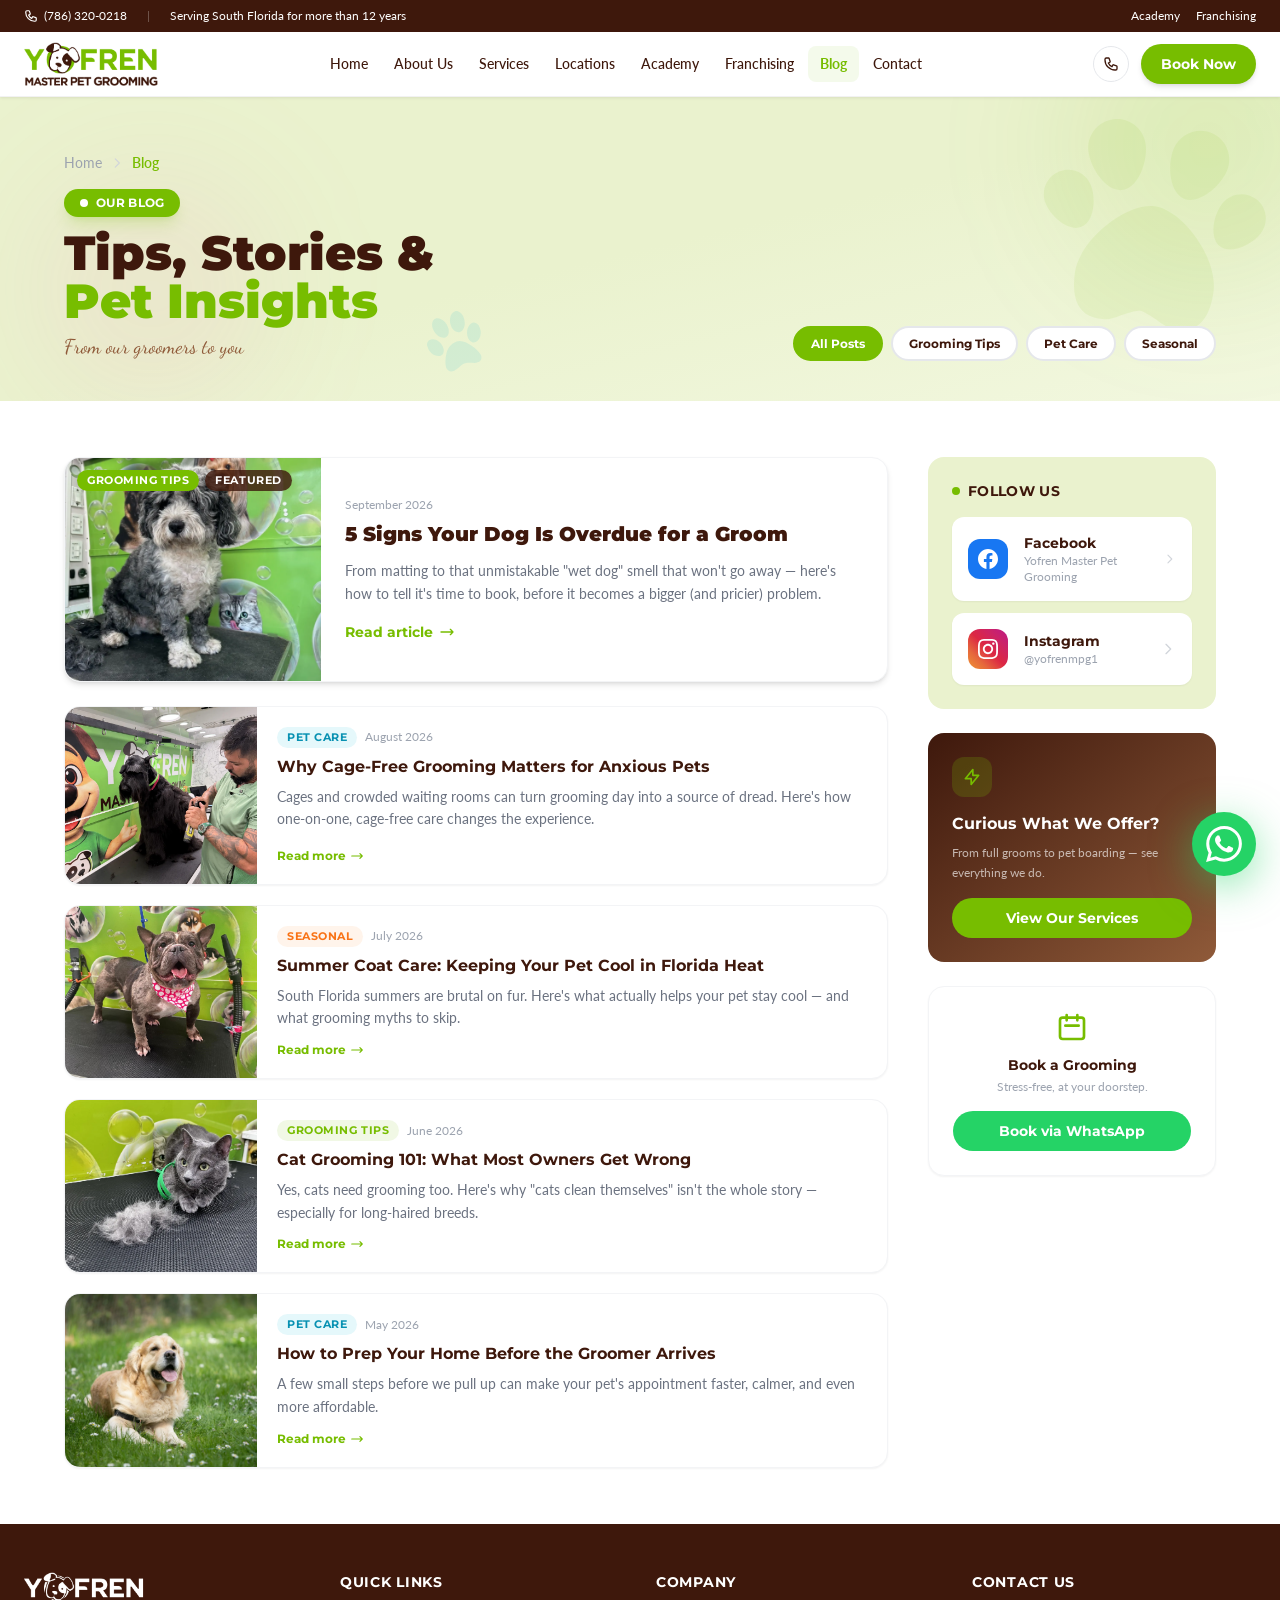
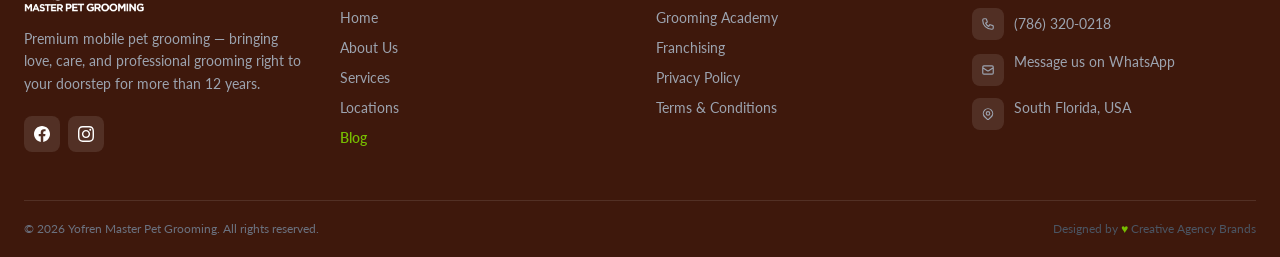
<file: blog.html>
<!DOCTYPE html>
<html lang="en">

<head>
    <meta charset="UTF-8">
    <meta name="viewport" content="width=device-width, initial-scale=1.0">
    <title>Blog | Yofren Master Pet Grooming</title>
    <meta name="robots" content="index, follow">
    <link rel="icon" type="image/x-icon" href="assets/images/icon-yofren.ico">
    <meta name="description"
        content="Tips, stories, and insights from the Yofren Master Pet Grooming team — for pet lovers across South Florida.">
    <link rel="canonical" href="https://yofrenpetgrooming.com/blog.html">

    <!-- Open Graph -->
    <meta property="og:type" content="website">
    <meta property="og:url" content="https://yofrenpetgrooming.com/blog.html">
    <meta property="og:title" content="Blog | Yofren Master Pet Grooming">
    <meta property="og:description"
        content="Tips, stories, and insights from the Yofren Master Pet Grooming team — for pet lovers across South Florida.">
    <meta property="og:image" content="https://yofrenpetgrooming.com/assets/images/blog/blog1.webp">

    <!-- Twitter Cards -->
    <meta name="twitter:card" content="summary_large_image">
    <meta name="twitter:title" content="Blog | Yofren Master Pet Grooming">
    <meta name="twitter:description"
        content="Tips, stories, and insights from the Yofren Master Pet Grooming team — for pet lovers across South Florida.">
    <meta name="twitter:image" content="https://yofrenpetgrooming.com/assets/images/blog/blog1.webp">

    <link rel="stylesheet" href="assets/css/tailwind.css">
    <link rel="preconnect" href="https://fonts.googleapis.com">
    <link rel="preconnect" href="https://fonts.gstatic.com" crossorigin>
    <link
        href="https://fonts.googleapis.com/css2?family=Lato:wght@300;400;700;900&family=Montserrat:wght@600;700;800;900&family=Dancing+Script:wght@400;600;700&display=swap"
        rel="stylesheet">

    <style>
        html {
            scroll-behavior: smooth;
        }

        body {
            font-family: 'Lato', sans-serif;
        }

        /* Navbar always white */
        #mainNav .nav-link {
            color: #3E180C;
            transition: color 0.3s;
        }

        #mainNav .nav-link:hover {
            color: #77BD00;
            background: rgba(119, 189, 0, 0.05);
        }

        #mainNav .nav-link.active-page {
            color: #77BD00 !important;
            background: rgba(119, 189, 0, 0.08);
            border-radius: 8px;
        }

        #mainNav .nav-phone {
            color: #3E180C;
            border-color: #e5e7eb;
            transition: all 0.3s;
        }

        #mainNav .nav-phone:hover {
            color: white;
            background: #77BD00;
            border-color: #77BD00;
        }

        #mainNav .nav-mobile-btn {
            color: #3E180C;
        }

        #mainNav {
            background: rgba(255, 255, 255, 0.97);
            backdrop-filter: blur(12px);
            box-shadow: 0 1px 3px rgba(0, 0, 0, 0.08);
            border-bottom: 1px solid rgba(0, 0, 0, 0.05);
        }

        /* Scroll reveal */
        .reveal {
            opacity: 0;
            transform: translateY(22px);
            transition: opacity 0.6s ease, transform 0.6s ease;
        }

        .reveal.revealed {
            opacity: 1;
            transform: translateY(0);
        }

        /* Card hover */
        .post-card {
            transition: transform 0.3s ease, box-shadow 0.3s ease;
        }

        .post-card:hover {
            transform: translateY(-6px);
            box-shadow: 0 20px 40px rgba(0, 0, 0, 0.08);
        }

        .post-card:hover .card-img {
            transform: scale(1.04);
        }

        .card-img {
            transition: transform 0.5s ease;
        }

        /* Category pill */
        .cat-pill {
            display: inline-block;
            padding: 2px 10px;
            border-radius: 9999px;
            font-size: 0.7rem;
            font-family: 'Montserrat', sans-serif;
            font-weight: 700;
            text-transform: uppercase;
            letter-spacing: 0.05em;
        }

        /* Paw deco */
        @keyframes floatSlow {
            0%,
            100% {
                transform: translateY(0) rotate(0deg)
            }

            50% {
                transform: translateY(-10px) rotate(5deg)
            }
        }

        .deco-float {
            animation: floatSlow 7s ease-in-out infinite;
        }

        /* Filter tab */
        .filter-tab {
            cursor: pointer;
            padding: 0.4rem 1rem;
            border-radius: 9999px;
            font-family: 'Montserrat', sans-serif;
            font-weight: 700;
            font-size: 0.75rem;
            border: 2px solid transparent;
            transition: all 0.2s;
            white-space: nowrap;
        }

        .filter-tab.active {
            background: #77BD00;
            color: white;
            border-color: #77BD00;
        }

        .filter-tab:not(.active) {
            background: white;
            color: #3E180C;
            border-color: #e5e7eb;
        }

        .filter-tab:not(.active):hover {
            border-color: #77BD00;
            color: #77BD00;
        }
    		/* Tablet: 8 nav links don't fit, use the hamburger menu up to 1024px */@media (min-width:768px) and (max-width:1023.98px){#mainNav .hidden.md\:flex{display:none!important}#mainNav #mobileMenuBtn{display:block!important}#mainNav #mobileMenu:not(.hidden){display:block!important}}
</style>
</head>

<body class="bg-white">

    <!-- TOP BAR -->
    <div class="bg-contrast text-white py-2 px-6 text-xs">
        <div class="container mx-auto flex justify-between items-center">
            <div class="flex items-center gap-5 font-lato">
                <a href="tel:+17863200218" class="hover:text-primary transition flex items-center gap-1.5">
                    <svg class="w-3.5 h-3.5" fill="none" stroke="currentColor" viewBox="0 0 24 24">
                        <path stroke-linecap="round" stroke-linejoin="round" stroke-width="2"
                            d="M3 5a2 2 0 012-2h3.28a1 1 0 01.948.684l1.498 4.493a1 1 0 01-.502 1.21l-2.257 1.13a11.042 11.042 0 005.516 5.516l1.13-2.257a1 1 0 011.21-.502l4.493 1.498a1 1 0 01.684.949V19a2 2 0 01-2 2h-1C9.716 21 3 14.284 3 6V5z" />
                    </svg>
                    (786) 320-0218
                </a>
                <span class="hidden sm:inline text-white/30">|</span>
                <span class="hidden sm:inline">Serving South Florida for more than 12 years</span>
            </div>
            <div class="flex items-center gap-4 font-lato">
                <a href="academy.html" class="hover:text-primary transition">Academy</a>
                <a href="franchise.html" class="hover:text-primary transition">Franchising</a>            </div>
        </div>
    </div>

    <!-- NAVBAR -->
    <nav id="mainNav" class="sticky top-0 z-50">
        <div class="container mx-auto px-6">
            <div class="flex items-center justify-between h-16">
                <a href="index.html"><img src="assets/images/Yofren_Logo(1).png" alt="Yofren Master Pet Grooming"
                        class="h-11 w-auto object-contain hover:opacity-80 transition"></a>
                <div class="hidden md:flex items-center flex-1 justify-center">
                    <ul class="flex items-center gap-0.5 font-lato font-medium text-sm flex-wrap justify-center">
                        <li><a href="index.html" class="nav-link px-3 py-2 block">Home</a></li>
                        <li><a href="about.html" class="nav-link px-3 py-2 block">About Us</a></li>
                        <li><a href="services.html" class="nav-link px-3 py-2 block">Services</a></li>
                        <li><a href="locations.html" class="nav-link px-3 py-2 block">Locations</a></li>
                        <li><a href="academy.html" class="nav-link px-3 py-2 block">Academy</a></li>
                        <li><a href="franchise.html" class="nav-link px-3 py-2 block">Franchising</a></li>
                        <li><a href="blog.html" class="nav-link active-page px-3 py-2 block">Blog</a></li>
                        <li><a href="contact.html" class="nav-link px-3 py-2 block">Contact</a></li>
                    </ul>
                </div>
                <div class="hidden md:flex items-center gap-3">
                    <a href="tel:+17863200218"
                        class="nav-phone w-9 h-9 rounded-full border flex items-center justify-center transition-all">
                        <svg class="w-4 h-4" fill="none" stroke="currentColor" viewBox="0 0 24 24">
                            <path stroke-linecap="round" stroke-linejoin="round" stroke-width="2"
                                d="M3 5a2 2 0 012-2h3.28a1 1 0 01.948.684l1.498 4.493a1 1 0 01-.502 1.21l-2.257 1.13a11.042 11.042 0 005.516 5.516l1.13-2.257a1 1 0 011.21-.502l4.493 1.498a1 1 0 01.684.949V19a2 2 0 01-2 2h-1C9.716 21 3 14.284 3 6V5z" />
                        </svg>
                    </a>
                    <a href="https://booking.moego.pet/ol/YofrenmasterpetgroomingFL/book" target="_blank"
                        class="bg-primary hover:bg-green-600 text-white font-stem font-bold text-sm px-5 py-2.5 rounded-full shadow-md hover:shadow-lg transition transform hover:scale-105">Book
                        Now</a>
                </div>
                <button id="mobileMenuBtn" class="nav-mobile-btn md:hidden p-1 flex-shrink-0">
                    <svg class="w-6 h-6" fill="none" stroke="currentColor" viewBox="0 0 24 24">
                        <path stroke-linecap="round" stroke-linejoin="round" stroke-width="2"
                            d="M4 6h16M4 12h16M4 18h16" />
                    </svg>
                </button>
            </div>
            <div id="mobileMenu" class="hidden md:hidden pb-4">
                <div class="bg-white rounded-xl p-3 shadow-lg mt-2 border border-gray-100">
                    <ul class="space-y-0.5 font-lato font-medium text-sm mb-4">
                        <li><a href="index.html"
                                class="block px-3 py-2.5 rounded-lg hover:bg-primary/5 hover:text-primary transition text-contrast">Home</a>
                        </li>
                        <li><a href="about.html"
                                class="block px-3 py-2.5 rounded-lg hover:bg-primary/5 hover:text-primary transition text-contrast">About
                                Us</a></li>
                        <li><a href="services.html"
                                class="block px-3 py-2.5 rounded-lg hover:bg-primary/5 hover:text-primary transition text-contrast">Services</a>
                        </li>
                        <li><a href="locations.html"
                                class="block px-3 py-2.5 rounded-lg hover:bg-primary/5 hover:text-primary transition text-contrast">Locations</a>
                        </li>
                        <li><a href="academy.html"
                                class="block px-3 py-2.5 rounded-lg hover:bg-primary/5 hover:text-primary transition text-contrast">Academy</a>
                        </li>
                        <li><a href="franchise.html"
                                class="block px-3 py-2.5 rounded-lg hover:bg-primary/5 hover:text-primary transition text-contrast">Franchising</a>
                        </li>
                        <li><a href="blog.html"
                                class="block px-3 py-2.5 rounded-lg bg-primary/5 text-primary font-semibold">Blog</a>
                        </li>
                        <li><a href="contact.html"
                                class="block px-3 py-2.5 rounded-lg hover:bg-primary/5 hover:text-primary transition text-contrast">Contact</a>
                        </li>
                    </ul>
                    <a href="https://booking.moego.pet/ol/YofrenmasterpetgroomingFL/book" target="_blank"
                        class="block bg-primary hover:bg-green-600 text-white font-stem font-bold text-sm px-6 py-3 rounded-full shadow-md w-full transition text-center">Book
                        Now</a>
                </div>
            </div>
        </div>
    </nav>

    <!-- ===== PAGE HEADER ===== -->
    <section
        class="pt-14 pb-10 px-6 bg-gradient-to-br from-background via-background to-secondary/20 relative overflow-hidden">
        <div
            class="absolute top-0 right-0 w-72 h-72 bg-primary/10 rounded-full blur-3xl -translate-y-1/3 translate-x-1/4">
        </div>
        <div class="absolute bottom-0 left-10 w-56 h-56 bg-pink-400/10 rounded-full blur-3xl"></div>
        <div class="absolute top-0 right-0 w-64 h-64 opacity-[0.08] deco-float hidden lg:block rotate-[8deg]">
            <svg fill="currentColor" class="text-primary w-full h-full" viewBox="0 0 1024 1024">
                <path
                    d="M792.5 558.4c-46.8-27-44-118.7-14-170.7 26.9-46.6 86.5-62.6 133.1-35.7s62.6 86.5 35.7 133.1c-30.1 52.1-108 100.4-154.8 73.3zM623.4 390c-60.7-16.3-86.1-124.4-67.4-194 16.5-61.5 79.7-98.1 141.3-81.6 61.5 16.5 98.1 79.7 81.6 141.3-18.7 69.6-94.8 150.6-155.5 134.3zM233.5 558.7c-46.9 27.1-125.1-21.3-155.2-73.4-27-46.7-11-106.4 35.8-133.4 46.7-27 106.5-11 133.4 35.7 30 52.2 32.9 144-14 171.1zM374.6 390c-60.7 16.3-136.8-64.7-155.4-134.3-16.5-61.5 20-124.8 81.6-141.3S425.6 134.4 442.1 196c18.6 69.6-6.8 177.7-67.5 194zM513 436.3c111.7 0 279.9 170.1 279.9 307.6 0 91.3-28.3 143.3-79.1 161.4-17.5 6.2-32 7.4-54.3 6.7-4.4-.1-5.2-.2-6.5-.2-11.7 0-23.4-3.8-39.7-11.2-5.4-2.5-11.1-5.3-19.2-9.4 5.8 2.9-15.2-7.7-20.1-10.1-16.3-8.1-28.8-13.7-40.5-17.8-9-3.2-17.2-5.3-24.5-6.3h8c-7.3 1.1-15.4 3.2-24.5 6.4-11.8 4.2-24.2 9.7-40.5 17.9-4.9 2.4-25.8 13.1-20.1 10.2-8.1 4.1-13.8 6.9-19.2 9.4-16.2 7.5-28 11.3-39.7 11.3-1.3 0-2.1 0-6.5.2-22.3.7-36.8-.5-54.3-6.7-50.8-18.1-79.1-70.1-79.1-161.4 0-137.5 168.2-308 279.9-308z" />
            </svg>
        </div>
        <div class="absolute bottom-8 left-1/3 opacity-[0.1] hidden lg:block rotate-[-20deg]">
            <svg class="w-14 h-14 text-cyan-500" fill="currentColor" viewBox="0 0 14 14">
                <path
                    d="M 9.412959,0.00215164 C 8.1693111,0.14587964 7.4631991,1.5093558 7.3733471,2.6936522 7.2264421,3.7464942 7.6860601,5.0899481 8.7918901,5.3320382 9.750208,5.4175142 10.512633,4.5171926 10.825819,3.6583651 11.195679,2.5833906 11.206482,1.147845 10.309038,0.34250684 10.059753,0.12647084 9.739671,-0.00476426 9.412959,0.00215164 z m -5.0729339,0.056367 c -1.034807,0.074858 -1.5652,1.27744256 -1.493223,2.24276386 0.0088,1.2907239 0.717612,2.7424122 2.010186,3.0488129 0.963956,0.1042448 1.606661,-0.9181087 1.66656,-1.812036 0.123011,-1.3680543 -0.483132,-3.02530546 -1.855765,-3.43834986 -0.106687,-0.029465 -0.217332,-0.044089 -0.327758,-0.041191 z M 12.655043,4.2036246 c -1.388365,0.1017608 -2.266355,1.5813816 -2.326691,2.9184062 -0.07305,0.8707439 0.489487,1.9657608 1.436683,1.9057498 C 13.181597,8.8776256 14.035636,7.298817 14.00043,5.9270567 13.99133,5.1373276 13.490879,4.2365389 12.655043,4.2036246 z M 0.01075614,6.0085263 c -0.12855096,1.481506 0.908149,3.1560203 2.41413596,3.2493013 0.912778,-0.06096 1.343188,-1.121093 1.238576,-1.9598358 C 3.5801081,6.0604403 2.7526501,4.7931558 1.6775691,4.6275979 0.60248914,4.4620399 -0.00628982,5.221568 0.01075614,6.0085263 z M 7.1593651,7.2723472 c -1.411887,0.00329 -2.70277,0.9264694 -3.392913,2.1755314 -0.578235,0.9334254 -1.050947,1.9901564 -1.140853,3.1053424 0.01967,0.860048 0.840276,1.575842 1.663122,1.404534 1.173683,-0.152345 2.222485,-0.967418 3.44297,-0.8147 1.014283,0.08097 1.8507729,0.867482 2.8748439,0.856051 0.994345,0.03734 1.56796,-1.102139 1.188753,-1.994632 C 11.387234,10.726579 10.596107,9.6151936 9.746977,8.6142466 9.069618,7.87643 8.1824521,7.2396817 7.1593651,7.2723472 z" />
            </svg>
        </div>
        <div class="container mx-auto max-w-6xl relative z-10">
            <div class="flex items-center gap-2 mb-4">
                <a href="index.html" class="font-lato text-sm text-gray-400 hover:text-primary transition">Home</a>
                <svg class="w-3.5 h-3.5 text-gray-300" fill="none" stroke="currentColor" viewBox="0 0 24 24">
                    <path stroke-linecap="round" stroke-linejoin="round" stroke-width="2" d="M9 5l7 7-7 7" />
                </svg>
                <span class="font-lato text-sm text-primary font-semibold">Blog</span>
            </div>
            <div class="flex flex-col md:flex-row md:items-end md:justify-between gap-6">
                <div>
                    <div
                        class="inline-flex items-center gap-2 bg-primary px-4 py-1.5 rounded-full mb-3 shadow-lg shadow-primary/20">
                        <span class="w-2 h-2 bg-white rounded-full animate-pulse"></span>
                        <span class="font-stem font-bold text-white text-xs uppercase tracking-wide">Our Blog</span>
                    </div>
                    <h1 class="text-4xl lg:text-5xl font-stem font-black text-contrast leading-tight">
                        Tips, Stories &<br><span class="text-primary">Pet Insights</span>
                    </h1>
                    <p class="font-script text-accent text-xl mt-2">From our groomers to you</p>
                </div>
                <div id="filterWrap" class="flex gap-2 flex-wrap">
                    <button class="filter-tab active" data-cat="all" aria-pressed="true">All Posts</button>
                    <button class="filter-tab" data-cat="grooming tips" aria-pressed="false">Grooming Tips</button>
                    <button class="filter-tab" data-cat="pet care" aria-pressed="false">Pet Care</button>
                    <button class="filter-tab" data-cat="seasonal" aria-pressed="false">Seasonal</button>
                </div>
            </div>
        </div>
    </section>

    <!-- ===== BLOG FEED + SIDEBAR ===== -->
    <section class="py-14 px-6 bg-white">
        <div class="container mx-auto max-w-6xl">
            <div class="flex flex-col lg:flex-row gap-10 items-start">

                <!-- ── FEED (left) ── -->
                <div class="flex-1 min-w-0">

                    <!-- Featured post -->
                    <div id="featuredPost" class="mb-6 reveal">
                        <a href="blog-post.html?slug=5-signs-overdue-groom" data-cat="grooming tips"
                            class="post-card group flex flex-col sm:flex-row rounded-2xl overflow-hidden border border-gray-100 shadow-md hover:shadow-xl transition-shadow duration-300 bg-white">
                            <div class="relative overflow-hidden sm:w-64 h-52 sm:h-auto flex-shrink-0">
                                <img src="assets/images/blog/blog1.webp" alt="5 Signs Your Dog Is Overdue for a Groom"
                                    class="card-img w-full h-full object-cover"
                                    fetchpriority="high">
                                <div class="absolute top-3 left-3 flex gap-1.5">
                                    <span class="cat-pill bg-primary text-white">Grooming Tips</span>
                                    <span class="cat-pill bg-contrast/80 text-white">Featured</span>
                                </div>
                            </div>
                            <div class="flex flex-col justify-center p-6 flex-1">
                                <p class="font-lato text-gray-400 text-xs mb-2">September 2026</p>
                                <h2
                                    class="font-stem font-black text-contrast text-xl leading-snug mb-3 group-hover:text-primary transition-colors">
                                    5 Signs Your Dog Is Overdue for a Groom</h2>
                                <p class="font-lato text-gray-500 text-sm leading-relaxed line-clamp-3 mb-4">From
                                    matting to that unmistakable "wet dog" smell that won't go away — here's how to tell
                                    it's time to book, before it becomes a bigger (and pricier) problem.</p>
                                <span
                                    class="inline-flex items-center gap-1.5 text-primary font-stem font-bold text-sm group-hover:gap-3 transition-all">
                                    Read article
                                    <svg class="w-4 h-4" fill="none" stroke="currentColor" viewBox="0 0 24 24">
                                        <path stroke-linecap="round" stroke-linejoin="round" stroke-width="2"
                                            d="M17 8l4 4m0 0l-4 4m4-4H3" />
                                    </svg>
                                </span>
                            </div>
                        </a>
                    </div>

                    <!-- Posts feed (stacked) -->
                    <div id="postsGrid" class="space-y-5">

                        <a href="blog-post.html?slug=cage-free-grooming-anxious-pets" data-cat="pet care"
                            class="post-card reveal group flex flex-col sm:flex-row rounded-2xl overflow-hidden border border-gray-100 shadow-sm bg-white hover:shadow-lg transition-shadow duration-300">
                            <div class="overflow-hidden sm:w-48 h-44 sm:h-auto flex-shrink-0">
                                <img src="assets/images/blog/blog2.webp"
                                    alt="Why Cage-Free Grooming Matters for Anxious Pets"
                                    class="card-img w-full h-full object-cover"
                                    loading="lazy">
                            </div>
                            <div class="flex flex-col justify-center p-5 flex-1">
                                <div class="flex items-center gap-2 mb-2">
                                    <span class="cat-pill bg-cyan-500/10 text-cyan-600">Pet Care</span>
                                    <span class="font-lato text-gray-400 text-xs">August 2026</span>
                                </div>
                                <h3
                                    class="font-stem font-bold text-contrast text-base leading-snug mb-2 group-hover:text-primary transition-colors line-clamp-2">
                                    Why Cage-Free Grooming Matters for Anxious Pets</h3>
                                <p class="font-lato text-gray-500 text-sm leading-relaxed line-clamp-2 mb-3">Cages and
                                    crowded waiting rooms can turn grooming day into a source of dread. Here's how
                                    one-on-one, cage-free care changes the experience.</p>
                                <span
                                    class="inline-flex items-center gap-1 text-primary font-stem font-bold text-xs group-hover:gap-2 transition-all mt-auto">
                                    Read more
                                    <svg class="w-3.5 h-3.5" fill="none" stroke="currentColor" viewBox="0 0 24 24">
                                        <path stroke-linecap="round" stroke-linejoin="round" stroke-width="2"
                                            d="M17 8l4 4m0 0l-4 4m4-4H3" />
                                    </svg>
                                </span>
                            </div>
                        </a>

                        <a href="blog-post.html?slug=summer-coat-care-florida-heat" data-cat="seasonal"
                            class="post-card reveal group flex flex-col sm:flex-row rounded-2xl overflow-hidden border border-gray-100 shadow-sm bg-white hover:shadow-lg transition-shadow duration-300"
                            style="transition-delay:0.1s">
                            <div class="overflow-hidden sm:w-48 h-44 sm:h-auto flex-shrink-0">
                                <img src="assets/images/blog/blog3.jpeg" alt="Summer Coat Care in Florida Heat"
                                    class="card-img w-full h-full object-cover"
                                    loading="lazy">
                            </div>
                            <div class="flex flex-col justify-center p-5 flex-1">
                                <div class="flex items-center gap-2 mb-2">
                                    <span class="cat-pill bg-orange-400/10 text-orange-500">Seasonal</span>
                                    <span class="font-lato text-gray-400 text-xs">July 2026</span>
                                </div>
                                <h3
                                    class="font-stem font-bold text-contrast text-base leading-snug mb-2 group-hover:text-primary transition-colors line-clamp-2">
                                    Summer Coat Care: Keeping Your Pet Cool in Florida Heat</h3>
                                <p class="font-lato text-gray-500 text-sm leading-relaxed line-clamp-2 mb-3">South
                                    Florida summers are brutal on fur. Here's what actually helps your pet stay cool —
                                    and what grooming myths to skip.</p>
                                <span
                                    class="inline-flex items-center gap-1 text-primary font-stem font-bold text-xs group-hover:gap-2 transition-all mt-auto">
                                    Read more
                                    <svg class="w-3.5 h-3.5" fill="none" stroke="currentColor" viewBox="0 0 24 24">
                                        <path stroke-linecap="round" stroke-linejoin="round" stroke-width="2"
                                            d="M17 8l4 4m0 0l-4 4m4-4H3" />
                                    </svg>
                                </span>
                            </div>
                        </a>

                        <a href="blog-post.html?slug=cat-grooming-101" data-cat="grooming tips"
                            class="post-card reveal group flex flex-col sm:flex-row rounded-2xl overflow-hidden border border-gray-100 shadow-sm bg-white hover:shadow-lg transition-shadow duration-300"
                            style="transition-delay:0.2s">
                            <div class="overflow-hidden sm:w-48 h-44 sm:h-auto flex-shrink-0">
                                <img src="assets/images/blog/blog4.webp" alt="Cat Grooming 101"
                                    class="card-img w-full h-full object-cover"
                                    loading="lazy">
                            </div>
                            <div class="flex flex-col justify-center p-5 flex-1">
                                <div class="flex items-center gap-2 mb-2">
                                    <span class="cat-pill bg-primary/10 text-primary">Grooming Tips</span>
                                    <span class="font-lato text-gray-400 text-xs">June 2026</span>
                                </div>
                                <h3
                                    class="font-stem font-bold text-contrast text-base leading-snug mb-2 group-hover:text-primary transition-colors line-clamp-2">
                                    Cat Grooming 101: What Most Owners Get Wrong</h3>
                                <p class="font-lato text-gray-500 text-sm leading-relaxed line-clamp-2 mb-3">Yes, cats
                                    need grooming too. Here's why "cats clean themselves" isn't the whole story —
                                    especially for long-haired breeds.</p>
                                <span
                                    class="inline-flex items-center gap-1 text-primary font-stem font-bold text-xs group-hover:gap-2 transition-all mt-auto">
                                    Read more
                                    <svg class="w-3.5 h-3.5" fill="none" stroke="currentColor" viewBox="0 0 24 24">
                                        <path stroke-linecap="round" stroke-linejoin="round" stroke-width="2"
                                            d="M17 8l4 4m0 0l-4 4m4-4H3" />
                                    </svg>
                                </span>
                            </div>
                        </a>

                        <a href="blog-post.html?slug=prep-home-before-groomer" data-cat="pet care"
                            class="post-card reveal group flex flex-col sm:flex-row rounded-2xl overflow-hidden border border-gray-100 shadow-sm bg-white hover:shadow-lg transition-shadow duration-300"
                            style="transition-delay:0.3s">
                            <div class="overflow-hidden sm:w-48 h-44 sm:h-auto flex-shrink-0">
                                <img src="assets/images/blog/blog5.webp"
                                    alt="How to Prep Your Home Before the Groomer Arrives"
                                    class="card-img w-full h-full object-cover"
                                    loading="lazy">
                            </div>
                            <div class="flex flex-col justify-center p-5 flex-1">
                                <div class="flex items-center gap-2 mb-2">
                                    <span class="cat-pill bg-cyan-500/10 text-cyan-600">Pet Care</span>
                                    <span class="font-lato text-gray-400 text-xs">May 2026</span>
                                </div>
                                <h3
                                    class="font-stem font-bold text-contrast text-base leading-snug mb-2 group-hover:text-primary transition-colors line-clamp-2">
                                    How to Prep Your Home Before the Groomer Arrives</h3>
                                <p class="font-lato text-gray-500 text-sm leading-relaxed line-clamp-2 mb-3">A few small
                                    steps before we pull up can make your pet's appointment faster, calmer, and even
                                    more affordable.</p>
                                <span
                                    class="inline-flex items-center gap-1 text-primary font-stem font-bold text-xs group-hover:gap-2 transition-all mt-auto">
                                    Read more
                                    <svg class="w-3.5 h-3.5" fill="none" stroke="currentColor" viewBox="0 0 24 24">
                                        <path stroke-linecap="round" stroke-linejoin="round" stroke-width="2"
                                            d="M17 8l4 4m0 0l-4 4m4-4H3" />
                                    </svg>
                                </span>
                            </div>
                        </a>

                    </div>

                </div>

                <!-- ── SIDEBAR (right) ── -->
                <aside class="w-full lg:w-72 flex-shrink-0 space-y-6 lg:sticky lg:top-24">

                    <!-- Síguenos -->
                    <div class="bg-background rounded-2xl p-6">
                        <h3
                            class="font-stem font-bold text-contrast text-sm uppercase tracking-wide mb-4 flex items-center gap-2">
                            <span class="w-2 h-2 bg-primary rounded-full"></span>
                            Follow Us
                        </h3>
                        <!-- Facebook -->
                        <a href="https://www.facebook.com/people/Yofren-Master-Pet-Grooming-FL/100090346147290/"
                            target="_blank"
                            class="flex items-center gap-4 bg-white rounded-xl p-4 mb-3 shadow-sm hover:shadow-md transition group">
                            <div
                                class="w-10 h-10 rounded-xl bg-[#1877F2] flex items-center justify-center flex-shrink-0 group-hover:scale-110 transition-transform">
                                <svg class="w-5 h-5 text-white" fill="currentColor" viewBox="0 0 24 24">
                                    <path
                                        d="M24 12.073c0-6.627-5.373-12-12-12s-12 5.373-12 12c0 5.99 4.388 10.954 10.125 11.854v-8.385H7.078v-3.47h3.047V9.43c0-3.007 1.792-4.669 4.533-4.669 1.312 0 2.686.235 2.686.235v2.953H15.83c-1.491 0-1.956.925-1.956 1.874v2.25h3.328l-.532 3.47h-2.796v8.385C19.612 23.027 24 18.062 24 12.073z" />
                                </svg>
                            </div>
                            <div>
                                <p
                                    class="font-stem font-bold text-contrast text-sm group-hover:text-[#1877F2] transition-colors">
                                    Facebook</p>
                                <p class="font-lato text-gray-400 text-xs">Yofren Master Pet Grooming</p>
                            </div>
                            <svg class="w-4 h-4 text-gray-300 ml-auto group-hover:text-[#1877F2] group-hover:translate-x-1 transition-all"
                                fill="none" stroke="currentColor" viewBox="0 0 24 24">
                                <path stroke-linecap="round" stroke-linejoin="round" stroke-width="2"
                                    d="M9 5l7 7-7 7" />
                            </svg>
                        </a>
                        <!-- Instagram -->
                        <a href="https://www.instagram.com/yofrenmpg1" target="_blank"
                            class="flex items-center gap-4 bg-white rounded-xl p-4 shadow-sm hover:shadow-md transition group">
                            <div class="w-10 h-10 rounded-xl flex items-center justify-center flex-shrink-0 group-hover:scale-110 transition-transform"
                                style="background: linear-gradient(45deg,#f09433,#e6683c,#dc2743,#cc2366,#bc1888)">
                                <svg class="w-5 h-5 text-white" fill="currentColor" viewBox="0 0 24 24">
                                    <path
                                        d="M12 2.163c3.204 0 3.584.012 4.85.07 3.252.148 4.771 1.691 4.919 4.919.058 1.265.069 1.645.069 4.849 0 3.205-.012 3.584-.069 4.849-.149 3.225-1.664 4.771-4.919 4.919-1.266.058-1.644.07-4.85.07-3.204 0-3.584-.012-4.849-.07-3.26-.149-4.771-1.699-4.919-4.92-.058-1.265-.07-1.644-.07-4.849 0-3.204.013-3.583.07-4.849.149-3.227 1.664-4.771 4.919-4.919 1.266-.057 1.645-.069 4.849-.069zm0-2.163c-3.259 0-3.667.014-4.947.072-4.358.2-6.78 2.618-6.98 6.98-.059 1.281-.073 1.689-.073 4.948 0 3.259.014 3.668.072 4.948.2 4.358 2.618 6.78 6.98 6.98 1.281.058 1.689.072 4.948.072 3.259 0 3.668-.014 4.948-.072 4.354-.2 6.782-2.618 6.979-6.98.059-1.28.073-1.689.073-4.948 0-3.259-.014-3.667-.072-4.947-.196-4.354-2.617-6.78-6.979-6.98-1.281-.059-1.69-.073-4.949-.073zm0 5.838c-3.403 0-6.162 2.759-6.162 6.162s2.759 6.163 6.162 6.163 6.162-2.759 6.162-6.163c0-3.403-2.759-6.162-6.162-6.162zm0 10.162c-2.209 0-4-1.79-4-4 0-2.209 1.791-4 4-4s4 1.791 4 4c0 2.21-1.791 4-4 4zm6.406-11.845c-.796 0-1.441.645-1.441 1.44s.645 1.44 1.441 1.44c.795 0 1.439-.645 1.439-1.44s-.644-1.44-1.439-1.44z" />
                                </svg>
                            </div>
                            <div>
                                <p
                                    class="font-stem font-bold text-contrast text-sm group-hover:text-[#dc2743] transition-colors">
                                    Instagram</p>
                                <p class="font-lato text-gray-400 text-xs">@yofrenmpg1</p>
                            </div>
                            <svg class="w-4 h-4 text-gray-300 ml-auto group-hover:text-[#dc2743] group-hover:translate-x-1 transition-all"
                                fill="none" stroke="currentColor" viewBox="0 0 24 24">
                                <path stroke-linecap="round" stroke-linejoin="round" stroke-width="2"
                                    d="M9 5l7 7-7 7" />
                            </svg>
                        </a>
                    </div>

                    <!-- Explore Services -->
                    <div class="bg-gradient-to-br from-contrast to-accent rounded-2xl p-6 text-white">
                        <div class="w-10 h-10 bg-primary/20 rounded-xl flex items-center justify-center mb-4">
                            <svg class="w-5 h-5 text-primary" fill="none" stroke="currentColor" viewBox="0 0 24 24">
                                <path stroke-linecap="round" stroke-linejoin="round" stroke-width="2"
                                    d="M13 10V3L4 14h7v7l9-11h-7z" />
                            </svg>
                        </div>
                        <h3 class="font-stem font-bold text-white text-base mb-2 leading-snug">Curious What We Offer?
                        </h3>
                        <p class="font-lato text-white/65 text-xs leading-relaxed mb-4">From full grooms to pet
                            boarding — see everything we do.</p>
                        <a href="services.html"
                            class="block text-center bg-primary hover:bg-green-500 text-white font-stem font-bold text-sm px-5 py-2.5 rounded-full transition transform hover:scale-105">
                            View Our Services
                        </a>
                    </div>

                    <!-- Book appointment -->
                    <div class="bg-white rounded-2xl border border-gray-100 shadow-sm p-6 text-center">
                        <svg class="w-8 h-8 text-primary mx-auto mb-3" fill="none" stroke="currentColor"
                            viewBox="0 0 24 24">
                            <path stroke-linecap="round" stroke-linejoin="round" stroke-width="2"
                                d="M8 7V3m8 4V3m-9 8h10M5 21h14a2 2 0 002-2V7a2 2 0 00-2-2H5a2 2 0 00-2 2v12a2 2 0 002 2z" />
                        </svg>
                        <h3 class="font-stem font-bold text-contrast text-sm mb-1">Book a Grooming</h3>
                        <p class="font-lato text-gray-400 text-xs mb-4">Stress-free, at your doorstep.</p>
                        <a href="https://wa.me/17863200218?text=Hi!%20I'd%20like%20to%20book%20a%20grooming%20appointment"
                            target="_blank"
                            class="block bg-[#25D366] hover:bg-[#128C7E] text-white font-stem font-bold text-sm px-5 py-2.5 rounded-full transition transform hover:scale-105">
                            Book via WhatsApp
                        </a>
                    </div>

                </aside>
            </div>
        </div>
    </section>

    <!-- ===== FOOTER ===== -->
    <footer class="bg-contrast text-white">
        <div class="container mx-auto px-6">
            <div class="py-12 grid grid-cols-1 md:grid-cols-2 lg:grid-cols-4 gap-10 lg:gap-8">
                <div>
                    <img src="assets/images/Logo_PNG(1).png" alt="Yofren"
                        class="h-10 w-auto object-contain brightness-0 invert mb-4">
                    <p class="font-lato text-gray-400 text-sm leading-relaxed mb-5">Premium mobile pet grooming —
                        bringing love, care, and professional grooming right to your doorstep for more than 12 years.</p>
                    <div class="flex gap-2">
                        <a href="https://www.facebook.com/people/Yofren-Master-Pet-Grooming-FL/100090346147290/"
                            target="_blank"
                            class="w-9 h-9 rounded-lg bg-white/10 hover:bg-primary flex items-center justify-center transition">
                            <svg class="w-4 h-4" fill="currentColor" viewBox="0 0 24 24">
                                <path
                                    d="M24 12.073c0-6.627-5.373-12-12-12s-12 5.373-12 12c0 5.99 4.388 10.954 10.125 11.854v-8.385H7.078v-3.47h3.047V9.43c0-3.007 1.792-4.669 4.533-4.669 1.312 0 2.686.235 2.686.235v2.953H15.83c-1.491 0-1.956.925-1.956 1.874v2.25h3.328l-.532 3.47h-2.796v8.385C19.612 23.027 24 18.062 24 12.073z" />
                            </svg>
                        </a>
                        <a href="https://www.instagram.com/yofrenmpg1" target="_blank"
                            class="w-9 h-9 rounded-lg bg-white/10 hover:bg-primary flex items-center justify-center transition">
                            <svg class="w-4 h-4" fill="currentColor" viewBox="0 0 24 24">
                                <path
                                    d="M12 2.163c3.204 0 3.584.012 4.85.07 3.252.148 4.771 1.691 4.919 4.919.058 1.265.069 1.645.069 4.849 0 3.205-.012 3.584-.069 4.849-.149 3.225-1.664 4.771-4.919 4.919-1.266.058-1.644.07-4.85.07-3.204 0-3.584-.012-4.849-.07-3.26-.149-4.771-1.699-4.919-4.92-.058-1.265-.07-1.644-.07-4.849 0-3.204.013-3.583.07-4.849.149-3.227 1.664-4.771 4.919-4.919 1.266-.057 1.645-.069 4.849-.069zm0-2.163c-3.259 0-3.667.014-4.947.072-4.358.2-6.78 2.618-6.98 6.98-.059 1.281-.073 1.689-.073 4.948 0 3.259.014 3.668.072 4.948.2 4.358 2.618 6.78 6.98 6.98 1.281.058 1.689.072 4.948.072 3.259 0 3.668-.014 4.948-.072 4.354-.2 6.782-2.618 6.979-6.98.059-1.28.073-1.689.073-4.948 0-3.259-.014-3.667-.072-4.947-.196-4.354-2.617-6.78-6.979-6.98-1.281-.059-1.69-.073-4.949-.073zm0 5.838c-3.403 0-6.162 2.759-6.162 6.162s2.759 6.163 6.162 6.163 6.162-2.759 6.162-6.163c0-3.403-2.759-6.162-6.162-6.162zm0 10.162c-2.209 0-4-1.79-4-4 0-2.209 1.791-4 4-4s4 1.791 4 4c0 2.21-1.791 4-4 4zm6.406-11.845c-.796 0-1.441.645-1.441 1.44s.645 1.44 1.441 1.44c.795 0 1.439-.645 1.439-1.44s-.644-1.44-1.439-1.44z" />
                            </svg>
                        </a>
                    </div>
                </div>
                <div>
                    <h4 class="font-stem font-bold text-sm uppercase tracking-wider mb-4">Quick Links</h4>
                    <ul class="space-y-2.5 font-lato text-sm">
                        <li><a href="index.html"
                                class="text-gray-400 hover:text-primary hover:translate-x-1 transition-all inline-block">Home</a>
                        </li>
                        <li><a href="about.html"
                                class="text-gray-400 hover:text-primary hover:translate-x-1 transition-all inline-block">About
                                Us</a></li>
                        <li><a href="services.html"
                                class="text-gray-400 hover:text-primary hover:translate-x-1 transition-all inline-block">Services</a>
                        </li>
                        <li><a href="locations.html"
                                class="text-gray-400 hover:text-primary hover:translate-x-1 transition-all inline-block">Locations</a>
                        </li>
                        <li><a href="blog.html" class="text-primary font-semibold inline-block">Blog</a></li>
                    </ul>
                </div>
                <div>
                    <h4 class="font-stem font-bold text-sm uppercase tracking-wider mb-4">Company</h4>
                    <ul class="space-y-2.5 font-lato text-sm">
                        <li><a href="academy.html"
                                class="text-gray-400 hover:text-primary hover:translate-x-1 transition-all inline-block">Grooming Academy</a>
                        </li>
                        <li><a href="franchise.html"
                                class="text-gray-400 hover:text-primary hover:translate-x-1 transition-all inline-block">Franchising</a>
                        </li>

                        <li><a href="privacy-policy.html"
                                class="text-gray-400 hover:text-primary hover:translate-x-1 transition-all inline-block">Privacy
                                Policy</a></li>
                        <li><a href="terms-conditions.html"
                                class="text-gray-400 hover:text-primary hover:translate-x-1 transition-all inline-block">Terms
                                &amp; Conditions</a></li>
                    </ul>
                </div>
                <div>
                    <h4 class="font-stem font-bold text-sm uppercase tracking-wider mb-4">Contact Us</h4>
                    <ul class="space-y-3 font-lato text-sm">
                        <li><a href="tel:+17863200218"
                                class="flex items-center gap-2.5 text-gray-400 hover:text-primary transition group">
                                <span
                                    class="w-8 h-8 rounded-lg bg-white/10 group-hover:bg-primary/20 flex items-center justify-center flex-shrink-0 transition"><svg
                                        class="w-3.5 h-3.5" fill="none" stroke="currentColor" viewBox="0 0 24 24">
                                        <path stroke-linecap="round" stroke-linejoin="round" stroke-width="2"
                                            d="M3 5a2 2 0 012-2h3.28a1 1 0 01.948.684l1.498 4.493a1 1 0 01-.502 1.21l-2.257 1.13a11.042 11.042 0 005.516 5.516l1.13-2.257a1 1 0 011.21-.502l4.493 1.498a1 1 0 01.684.949V19a2 2 0 01-2 2h-1C9.716 21 3 14.284 3 6V5z" />
                                    </svg></span>
                                (786) 320-0218
                            </a></li>
                        <li><a href="https://wa.me/17863200218?text=Hi!%20I'd%20like%20to%20book%20a%20grooming%20appointment"
                                target="_blank"
                                class="flex items-start gap-2.5 text-gray-400 hover:text-primary transition group">
                                <span
                                    class="w-8 h-8 rounded-lg bg-white/10 group-hover:bg-primary/20 flex items-center justify-center flex-shrink-0 mt-0.5 transition"><svg
                                        class="w-3.5 h-3.5" fill="none" stroke="currentColor" viewBox="0 0 24 24">
                                        <path stroke-linecap="round" stroke-linejoin="round" stroke-width="2"
                                            d="M3 8l7.89 5.26a2 2 0 002.22 0L21 8M5 19h14a2 2 0 002-2V7a2 2 0 00-2-2H5a2 2 0 00-2 2v10a2 2 0 002 2z" />
                                    </svg></span>
                                Message us on WhatsApp
                            </a></li>
                        <li>
                            <div class="flex items-start gap-2.5 text-gray-400">
                                <span
                                    class="w-8 h-8 rounded-lg bg-white/10 flex items-center justify-center flex-shrink-0"><svg
                                        class="w-3.5 h-3.5" fill="none" stroke="currentColor" viewBox="0 0 24 24">
                                        <path stroke-linecap="round" stroke-linejoin="round" stroke-width="2"
                                            d="M17.657 16.657L13.414 20.9a1.998 1.998 0 01-2.827 0l-4.244-4.243a8 8 0 1111.314 0z" />
                                        <path stroke-linecap="round" stroke-linejoin="round" stroke-width="2"
                                            d="M15 11a3 3 0 11-6 0 3 3 0 016 0z" />
                                    </svg></span>
                                South Florida, USA
                            </div>
                        </li>
                    </ul>
                </div>
            </div>
            <div class="border-t border-white/10 py-5 flex flex-col md:flex-row justify-between items-center gap-3">
                <p class="font-lato text-gray-500 text-xs">&copy; 2026 Yofren Master Pet Grooming. All rights reserved.
                </p>
                <p class="font-lato text-gray-600 text-xs">Designed by <span class="text-primary">&hearts;</span> Creative Agency Brands</p>
            </div>
        </div>
    </footer>

    <!-- WhatsApp Float -->
    <a href="https://wa.me/17863200218?text=Hi!%20I'd%20like%20to%20book%20a%20grooming%20appointment"
        class="fixed bottom-6 right-6 z-50 bg-[#25D366] hover:bg-[#128C7E] text-white w-16 h-16 rounded-full flex items-center justify-center shadow-[0_10px_40px_rgba(37,211,102,0.5)] transition-transform duration-300 hover:scale-110 hover:-translate-y-2 group"
        target="_blank" aria-label="WhatsApp">
        <svg class="w-9 h-9" fill="currentColor" viewBox="0 0 24 24">
            <path
                d="M17.472 14.382c-.297-.149-1.758-.867-2.03-.967-.273-.099-.471-.148-.67.15-.197.297-.767.966-.94 1.164-.173.199-.347.223-.644.075-.297-.15-1.255-.463-2.39-1.475-.883-.788-1.48-1.761-1.653-2.059-.173-.297-.018-.458.13-.606.134-.133.298-.347.446-.52.149-.174.198-.298.298-.497.099-.198.05-.371-.025-.52-.075-.149-.669-1.612-.916-2.207-.242-.579-.487-.5-.669-.51a12.8 12.8 0 0 0-.57-.01c-.198 0-.52.074-.792.372-.272.297-1.04 1.016-1.04 2.479 0 1.462 1.065 2.875 1.213 3.074.149.198 2.096 3.2 5.077 4.487.709.306 1.262.489 1.694.625.712.227 1.36.195 1.871.118.571-.085 1.758-.719 2.006-1.413.248-.694.248-1.289.173-1.413-.074-.124-.272-.198-.57-.347m-5.421 7.403h-.004a9.87 9.87 0 0 1-5.031-1.378l-.361-.214-3.741.982.998-3.648-.235-.374a9.86 9.86 0 0 1-1.51-5.26c.001-5.45 4.436-9.884 9.888-9.884 2.64 0 5.122 1.03 6.988 2.898a9.825 9.825 0 0 1 2.893 6.994c-.003 5.45-4.437 9.884-9.885 9.884m8.413-18.297A11.815 11.815 0 0 0 12.05 0C5.495 0 .16 5.335.157 11.892c0 2.096.547 4.142 1.588 5.945L.057 24l6.305-1.654a11.882 11.882 0 0 0 5.683 1.448h.005c6.554 0 11.89-5.335 11.893-11.893a11.821 11.821 0 0 0-3.48-8.413Z" />
        </svg>
        <span
            class="absolute right-20 bg-white text-gray-800 text-sm font-lato font-bold px-4 py-2 rounded-xl shadow-lg opacity-0 group-hover:opacity-100 transition-opacity duration-300 pointer-events-none whitespace-nowrap border border-gray-100">
            Chat with us!
            <span
                class="absolute top-1/2 -right-2 transform -translate-y-1/2 w-0 h-0 border-t-8 border-b-8 border-l-8 border-transparent border-l-white"></span>
        </span>
    </a>

    <script src="assets/js/script.js"></script>
    <script>
        // Category filter — includes featured post and updates aria-pressed
        const filterWrap = document.getElementById('filterWrap');
        const featured = document.getElementById('featuredPost');
        const cards = document.querySelectorAll('#postsGrid a[data-cat]');

        filterWrap.addEventListener('click', e => {
            const tab = e.target.closest('.filter-tab');
            if (!tab) return;

            filterWrap.querySelectorAll('.filter-tab').forEach(t => {
                t.classList.remove('active');
                t.setAttribute('aria-pressed', 'false');
            });
            tab.classList.add('active');
            tab.setAttribute('aria-pressed', 'true');

            const sel = tab.dataset.cat;

            // Featured post
            if (featured) {
                const featuredLink = featured.querySelector('a[data-cat]');
                const showFeatured = sel === 'all' || (featuredLink && featuredLink.dataset.cat === sel);
                featured.style.display = showFeatured ? '' : 'none';
            }

            // Grid cards
            cards.forEach(card => {
                card.style.display = (sel === 'all' || card.dataset.cat === sel) ? '' : 'none';
            });
        });
    </script>
</body>

</html>
</file>
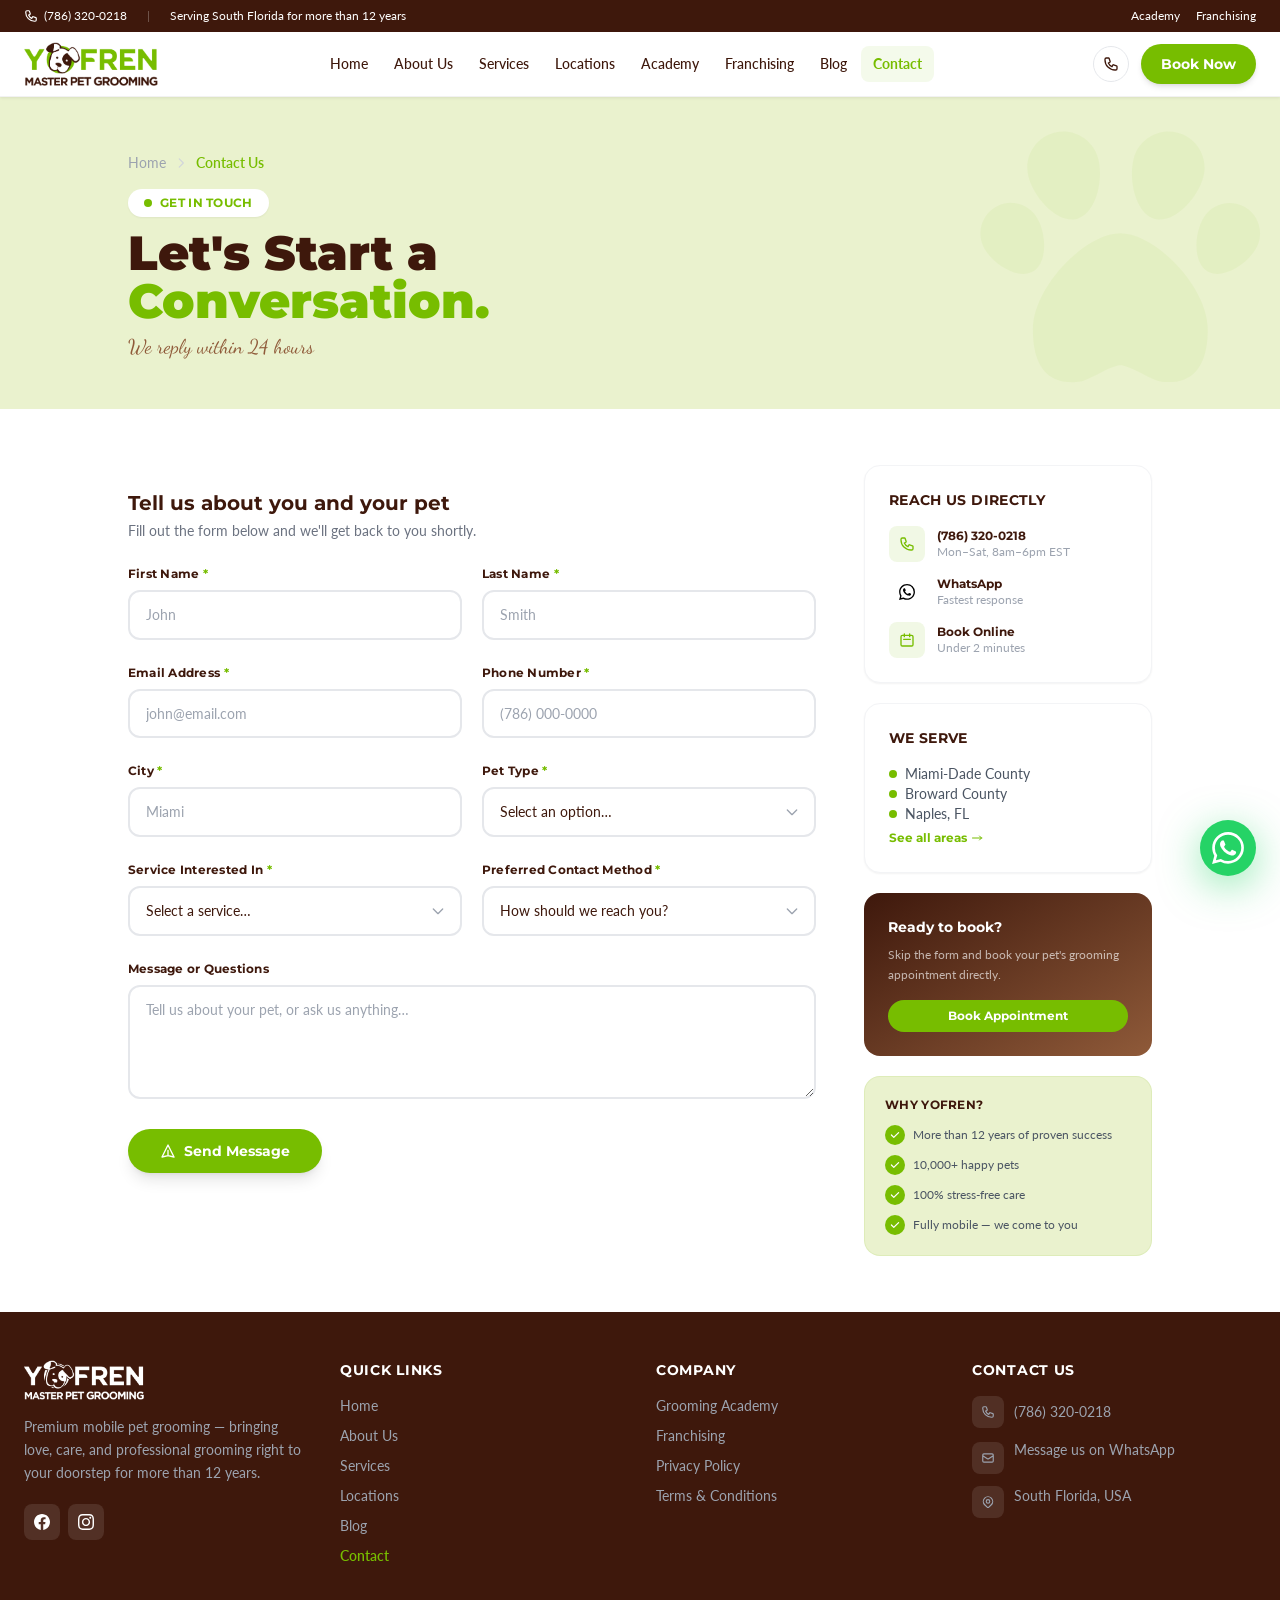
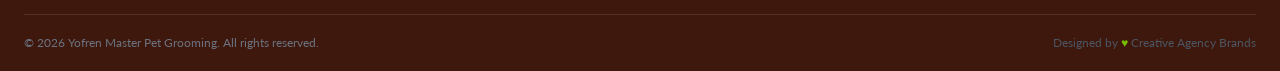
<file: contact.html>
<!DOCTYPE html>
<html lang="en">

<head>
    <meta charset="UTF-8">
    <meta name="viewport" content="width=device-width, initial-scale=1.0">
    <title>Contact Us | Yofren Master Pet Grooming</title>
    <meta name="robots" content="index, follow">
    <link rel="icon" type="image/x-icon" href="assets/images/icon-yofren.ico">

    <!-- SEO -->
    <meta name="description"
        content="Get in touch with Yofren Master Pet Grooming. Call (786) 320-0218, chat on WhatsApp, or send us a message. Serving South Florida for more than 12 years.">
    <link rel="canonical" href="https://yofrenpetgrooming.com/contact.html">

    <!-- Open Graph -->
    <meta property="og:type" content="website">
    <meta property="og:url" content="https://yofrenpetgrooming.com/contact.html">
    <meta property="og:title" content="Contact Us | Yofren Master Pet Grooming">
    <meta property="og:description"
        content="Get in touch with Yofren Master Pet Grooming. Call, chat on WhatsApp, or send us a message. Serving South Florida for more than 12 years.">
    <meta property="og:image" content="https://yofrenpetgrooming.com/assets/images/about/heroabout.webp">

    <!-- Twitter Cards -->
    <meta name="twitter:card" content="summary_large_image">
    <meta name="twitter:title" content="Contact Us | Yofren Master Pet Grooming">
    <meta name="twitter:description"
        content="Get in touch with Yofren Master Pet Grooming. Call, chat on WhatsApp, or send us a message.">
    <meta name="twitter:image" content="https://yofrenpetgrooming.com/assets/images/about/heroabout.webp">

    <link rel="stylesheet" href="assets/css/tailwind.css">
    <link rel="preconnect" href="https://fonts.googleapis.com">
    <link rel="preconnect" href="https://fonts.gstatic.com" crossorigin>
    <link
        href="https://fonts.googleapis.com/css2?family=Lato:wght@300;400;700;900&family=Montserrat:wght@600;700;800;900&family=Dancing+Script:wght@400;600;700&display=swap"
        rel="stylesheet">

    <style>
        html {
            scroll-behavior: smooth;
        }

        body {
            font-family: 'Lato', sans-serif;
        }

        #mainNav {
            background: rgba(255, 255, 255, 0.97);
            backdrop-filter: blur(12px);
            box-shadow: 0 1px 3px rgba(0, 0, 0, 0.08);
            border-bottom: 1px solid rgba(0, 0, 0, 0.05);
        }

        #mainNav .nav-link {
            color: #3E180C;
            transition: color 0.2s, background 0.2s;
            border-radius: 8px;
        }

        #mainNav .nav-link:hover {
            color: #77BD00;
            background: rgba(119, 189, 0, 0.06);
        }

        #mainNav .nav-link.active-page {
            color: #77BD00 !important;
            background: rgba(119, 189, 0, 0.08);
            border-radius: 8px;
        }

        #mainNav .nav-phone {
            color: #3E180C;
            border-color: #e5e7eb;
            transition: all 0.2s;
        }

        #mainNav .nav-phone:hover {
            color: white;
            background: #77BD00;
            border-color: #77BD00;
        }

        #mainNav .nav-mobile-btn {
            color: #3E180C;
        }

        .reveal {
            opacity: 0;
            transform: translateY(22px);
            transition: opacity 0.6s ease, transform 0.6s ease;
        }

        .reveal.revealed {
            opacity: 1;
            transform: translateY(0);
        }

        .form-input {
            width: 100%;
            padding: .75rem 1rem;
            border: 2px solid #e5e7eb;
            border-radius: .75rem;
            font-family: 'Lato', sans-serif;
            font-size: .9rem;
            color: #3E180C;
            background: white;
            transition: border-color .2s, box-shadow .2s;
            outline: none;
        }

        .form-input:focus {
            border-color: #77BD00;
            box-shadow: 0 0 0 3px rgba(119, 189, 0, .12);
        }

        .form-input::placeholder {
            color: #9ca3af;
        }

        .form-label {
            display: block;
            font-family: 'Montserrat', sans-serif;
            font-weight: 700;
            font-size: .78rem;
            color: #3E180C;
            margin-bottom: .4rem;
            letter-spacing: .02em;
        }

        .form-label span {
            color: #77BD00;
        }

        select.form-input {
            appearance: none;
            -webkit-appearance: none;
            -moz-appearance: none;
            background-image: url("data:image/svg+xml,%3Csvg xmlns='http://www.w3.org/2000/svg' fill='none' viewBox='0 0 24 24' stroke='%239ca3af'%3E%3Cpath stroke-linecap='round' stroke-linejoin='round' stroke-width='2' d='M19 9l-7 7-7-7'/%3E%3C/svg%3E");
            background-repeat: no-repeat;
            background-position: right .9rem center;
            background-size: 1rem;
            padding-right: 2.5rem;
        }

        .info-card {
            transition: transform .3s, box-shadow .3s;
        }

        .info-card:hover {
            transform: translateY(-3px);
            box-shadow: 0 12px 28px rgba(119, 189, 0, .12);
        }

        @keyframes floatSlow {

            0%,
            100% {
                transform: translateY(0) rotate(0deg);
            }

            50% {
                transform: translateY(-10px) rotate(5deg);
            }
        }

        .deco-float {
            animation: floatSlow 8s ease-in-out infinite;
        }
    		/* Tablet: 8 nav links don't fit, use the hamburger menu up to 1024px */@media (min-width:768px) and (max-width:1023.98px){#mainNav .hidden.md\:flex{display:none!important}#mainNav #mobileMenuBtn{display:block!important}#mainNav #mobileMenu:not(.hidden){display:block!important}}
</style>
</head>

<body class="bg-white">

    <!-- TOP BAR -->
    <div class="bg-contrast text-white py-2 px-6 text-xs">
        <div class="container mx-auto flex justify-between items-center">
            <div class="flex items-center gap-5 font-lato">
                <a href="tel:+17863200218" class="hover:text-primary transition flex items-center gap-1.5">
                    <svg class="w-3.5 h-3.5" fill="none" stroke="currentColor" viewBox="0 0 24 24">
                        <path stroke-linecap="round" stroke-linejoin="round" stroke-width="2"
                            d="M3 5a2 2 0 012-2h3.28a1 1 0 01.948.684l1.498 4.493a1 1 0 01-.502 1.21l-2.257 1.13a11.042 11.042 0 005.516 5.516l1.13-2.257a1 1 0 011.21-.502l4.493 1.498a1 1 0 01.684.949V19a2 2 0 01-2 2h-1C9.716 21 3 14.284 3 6V5z" />
                    </svg>
                    (786) 320-0218
                </a>
                <span class="hidden sm:inline text-white/30">|</span>
                <span class="hidden sm:inline">Serving South Florida for more than 12 years</span>
            </div>
            <div class="flex items-center gap-4 font-lato">
                <a href="academy.html" class="hover:text-primary transition">Academy</a>
                <a href="franchise.html" class="hover:text-primary transition">Franchising</a>            </div>
        </div>
    </div>

    <!-- NAVBAR -->
    <nav id="mainNav" class="sticky top-0 z-50">
        <div class="container mx-auto px-6">
            <div class="flex items-center justify-between h-16 gap-4">
                <a href="index.html" class="flex-shrink-0">
                    <img src="assets/images/Yofren_Logo(1).png" alt="Yofren Master Pet Grooming"
                        class="h-11 w-auto object-contain hover:opacity-80 transition">
                </a>
                <div class="hidden md:flex items-center flex-1 justify-center min-w-0">
                    <ul class="flex items-center gap-0.5 font-lato font-medium text-sm flex-wrap justify-center">
                        <li><a href="index.html" class="nav-link px-3 py-2 block">Home</a></li>
                        <li><a href="about.html" class="nav-link px-3 py-2 block">About Us</a></li>
                        <li><a href="services.html" class="nav-link px-3 py-2 block">Services</a></li>
                        <li><a href="locations.html" class="nav-link px-3 py-2 block">Locations</a></li>
                        <li><a href="academy.html" class="nav-link px-3 py-2 block">Academy</a></li>
                        <li><a href="franchise.html" class="nav-link px-3 py-2 block">Franchising</a></li>
                        <li><a href="blog.html" class="nav-link px-3 py-2 block">Blog</a></li>
                        <li><a href="contact.html" class="nav-link active-page px-3 py-2 block">Contact</a></li>
                    </ul>
                </div>
                <div class="hidden md:flex items-center gap-3 flex-shrink-0">
                    <a href="tel:+17863200218"
                        class="nav-phone w-9 h-9 rounded-full border flex items-center justify-center transition-all">
                        <svg class="w-4 h-4" fill="none" stroke="currentColor" viewBox="0 0 24 24">
                            <path stroke-linecap="round" stroke-linejoin="round" stroke-width="2"
                                d="M3 5a2 2 0 012-2h3.28a1 1 0 01.948.684l1.498 4.493a1 1 0 01-.502 1.21l-2.257 1.13a11.042 11.042 0 005.516 5.516l1.13-2.257a1 1 0 011.21-.502l4.493 1.498a1 1 0 01.684.949V19a2 2 0 01-2 2h-1C9.716 21 3 14.284 3 6V5z" />
                        </svg>
                    </a>
                    <a href="https://booking.moego.pet/ol/YofrenmasterpetgroomingFL/book" target="_blank"
                        class="bg-primary hover:bg-green-600 text-white font-stem font-bold text-sm px-5 py-2.5 rounded-full shadow-md hover:shadow-lg transition transform hover:scale-105 whitespace-nowrap">
                        Book Now
                    </a>
                </div>
                <button id="mobileMenuBtn" class="nav-mobile-btn md:hidden p-1 flex-shrink-0" aria-label="Open menu" aria-expanded="false" aria-controls="mobileMenu">
                    <svg class="w-6 h-6" fill="none" stroke="currentColor" viewBox="0 0 24 24">
                        <path stroke-linecap="round" stroke-linejoin="round" stroke-width="2"
                            d="M4 6h16M4 12h16M4 18h16" />
                    </svg>
                </button>
            </div>
            <div id="mobileMenu" class="hidden md:hidden pb-4">
                <div class="bg-white rounded-xl p-3 shadow-lg mt-2 border border-gray-100">
                    <ul class="space-y-0.5 font-lato font-medium text-sm mb-4">
                        <li><a href="index.html"
                                class="block px-3 py-2.5 rounded-lg hover:bg-primary/5 hover:text-primary transition text-contrast">Home</a>
                        </li>
                        <li><a href="about.html"
                                class="block px-3 py-2.5 rounded-lg hover:bg-primary/5 hover:text-primary transition text-contrast">About
                                Us</a></li>
                        <li><a href="services.html"
                                class="block px-3 py-2.5 rounded-lg hover:bg-primary/5 hover:text-primary transition text-contrast">Services</a>
                        </li>
                        <li><a href="locations.html"
                                class="block px-3 py-2.5 rounded-lg hover:bg-primary/5 hover:text-primary transition text-contrast">Locations</a>
                        </li>
                        <li><a href="academy.html"
                                class="block px-3 py-2.5 rounded-lg hover:bg-primary/5 hover:text-primary transition text-contrast">Academy</a>
                        </li>
                        <li><a href="franchise.html"
                                class="block px-3 py-2.5 rounded-lg hover:bg-primary/5 hover:text-primary transition text-contrast">Franchising</a>
                        </li>
                        <li><a href="blog.html"
                                class="block px-3 py-2.5 rounded-lg hover:bg-primary/5 hover:text-primary transition text-contrast">Blog</a>
                        </li>
                        <li><a href="contact.html"
                                class="block px-3 py-2.5 rounded-lg bg-primary/5 text-primary font-semibold">Contact</a>
                        </li>
                    </ul>
                    <a href="https://booking.moego.pet/ol/YofrenmasterpetgroomingFL/book" target="_blank"
                        class="block bg-primary hover:bg-green-600 text-white font-stem font-bold text-sm px-6 py-3 rounded-full shadow-md w-full transition text-center">
                        Book Now
                    </a>
                </div>
            </div>
        </div>
    </nav>

    <!-- PAGE HEADER -->
    <section class="pt-14 pb-12 px-6 bg-background relative overflow-hidden">
        <div class="absolute top-0 right-0 w-80 h-80 opacity-[0.05] deco-float hidden lg:block">
            <svg fill="currentColor" class="text-primary w-full h-full" viewBox="0 0 1024 1024">
                <path
                    d="M792.5 558.4c-46.8-27-44-118.7-14-170.7 26.9-46.6 86.5-62.6 133.1-35.7s62.6 86.5 35.7 133.1c-30.1 52.1-108 100.4-154.8 73.3zM623.4 390c-60.7-16.3-86.1-124.4-67.4-194 16.5-61.5 79.7-98.1 141.3-81.6 61.5 16.5 98.1 79.7 81.6 141.3-18.7 69.6-94.8 150.6-155.5 134.3zM233.5 558.7c-46.9 27.1-125.1-21.3-155.2-73.4-27-46.7-11-106.4 35.8-133.4 46.7-27 106.5-11 133.4 35.7 30 52.2 32.9 144-14 171.1zM374.6 390c-60.7 16.3-136.8-64.7-155.4-134.3-16.5-61.5 20-124.8 81.6-141.3S425.6 134.4 442.1 196c18.6 69.6-6.8 177.7-67.5 194zM513 436.3c111.7 0 279.9 170.1 279.9 307.6 0 91.3-28.3 143.3-79.1 161.4-17.5 6.2-32 7.4-54.3 6.7-4.4-.1-5.2-.2-6.5-.2-11.7 0-23.4-3.8-39.7-11.2-5.4-2.5-11.1-5.3-19.2-9.4 5.8 2.9-15.2-7.7-20.1-10.1-16.3-8.1-28.8-13.7-40.5-17.8-9-3.2-17.2-5.3-24.5-6.3h8c-7.3 1.1-15.4 3.2-24.5 6.4-11.8 4.2-24.2 9.7-40.5 17.9-4.9 2.4-25.8 13.1-20.1 10.2-8.1 4.1-13.8 6.9-19.2 9.4-16.2 7.5-28 11.3-39.7 11.3-1.3 0-2.1 0-6.5.2-22.3.7-36.8-.5-54.3-6.7-50.8-18.1-79.1-70.1-79.1-161.4 0-137.5 168.2-308 279.9-308z" />
            </svg>
        </div>
        <div class="container mx-auto max-w-5xl relative z-10">
            <div class="flex items-center gap-2 mb-4">
                <a href="index.html" class="font-lato text-sm text-gray-400 hover:text-primary transition">Home</a>
                <svg class="w-3.5 h-3.5 text-gray-300" fill="none" stroke="currentColor" viewBox="0 0 24 24">
                    <path stroke-linecap="round" stroke-linejoin="round" stroke-width="2" d="M9 5l7 7-7 7" />
                </svg>
                <span class="font-lato text-sm text-primary font-semibold">Contact Us</span>
            </div>
            <div class="inline-flex items-center gap-2 bg-white px-4 py-1.5 rounded-full mb-3 shadow-sm">
                <span class="w-2 h-2 bg-primary rounded-full animate-pulse"></span>
                <span class="font-stem font-bold text-primary text-xs uppercase tracking-wide">Get in Touch</span>
            </div>
            <h1 class="text-4xl lg:text-5xl font-stem font-black text-contrast leading-tight mb-2">
                Let's Start a<br><span class="text-primary">Conversation.</span>
            </h1>
            <p class="font-script text-accent text-xl">We reply within 24 hours</p>
        </div>
    </section>

    <!-- MAIN -->
    <section class="py-14 px-6 bg-white">
        <div class="container mx-auto max-w-5xl">
            <div class="flex flex-col lg:flex-row gap-12 items-start">

                <!-- FORM -->
                <div class="flex-1 min-w-0 reveal">

                    <form id="contactForm" action="https://formspree.io/f/xvzdaqqb" method="POST" class="space-y-6">
                        <input type="hidden" name="_subject" value="New Contact Inquiry — Yofren Master">
                        <input type="text" name="_gotcha" style="display:none" tabindex="-1" autocomplete="off">

                        <div>
                            <p class="font-stem font-bold text-contrast text-xl mb-1">Tell us about you and your pet</p>
                            <p class="font-lato text-gray-500 text-sm">Fill out the form below and we'll get back to you
                                shortly.</p>
                        </div>

                        <div class="grid sm:grid-cols-2 gap-5">
                            <div>
                                <label for="firstName" class="form-label">First Name <span>*</span></label>
                                <input type="text" id="firstName" name="first_name" class="form-input" placeholder="John" required>
                            </div>
                            <div>
                                <label for="lastName" class="form-label">Last Name <span>*</span></label>
                                <input type="text" id="lastName" name="last_name" class="form-input" placeholder="Smith" required>
                            </div>
                        </div>

                        <div class="grid sm:grid-cols-2 gap-5">
                            <div>
                                <label for="email" class="form-label">Email Address <span>*</span></label>
                                <input type="email" id="email" name="email" class="form-input" placeholder="john@email.com"
                                    required>
                            </div>
                            <div>
                                <label for="phone" class="form-label">Phone Number <span>*</span></label>
                                <input type="tel" id="phone" name="phone" class="form-input" placeholder="(786) 000-0000" required>
                            </div>
                        </div>

                        <div class="grid sm:grid-cols-2 gap-5">
                            <div>
                                <label for="city" class="form-label">City <span>*</span></label>
                                <input type="text" id="city" name="city" class="form-input" placeholder="Miami" required>
                            </div>
                            <div>
                                <label for="petType" class="form-label">Pet Type <span>*</span></label>
                                <select id="petType" name="pet_type" class="form-input" required>
                                    <option value="" disabled selected>Select an option…</option>
                                    <option>Dog</option>
                                    <option>Cat</option>
                                    <option>Both</option>
                                    <option>Other</option>
                                </select>
                            </div>
                        </div>

                        <div class="grid sm:grid-cols-2 gap-5">
                            <div>
                                <label for="service" class="form-label">Service Interested In <span>*</span></label>
                                <select id="service" name="service" class="form-input" required>
                                    <option value="" disabled selected>Select a service…</option>
                                    <option>Full Service Groom</option>
                                    <option>Bath &amp; Brush</option>
                                    <option>Puppy's First Groom</option>
                                    <option>Cat Grooming</option>
                                    <option>De-Shedding Treatment</option>
                                    <option>Nail Trim &amp; Paw Care</option>
                                    <option>Not sure yet</option>
                                </select>
                            </div>
                            <div>
                                <label for="contactMethod" class="form-label">Preferred Contact Method <span>*</span></label>
                                <select id="contactMethod" name="contact_method" class="form-input" required>
                                    <option value="" disabled selected>How should we reach you?</option>
                                    <option>Phone call</option>
                                    <option>Text message</option>
                                    <option>Email</option>
                                    <option>WhatsApp</option>
                                </select>
                            </div>
                        </div>

                        <div>
                            <label for="message" class="form-label">Message or Questions</label>
                            <textarea id="message" name="message" class="form-input" rows="4"
                                placeholder="Tell us about your pet, or ask us anything…"></textarea>
                        </div>

                        <div class="flex justify-end pt-2">
                            <button type="submit" id="submitBtn"
                                class="inline-flex items-center gap-2 bg-primary hover:bg-green-600 text-white font-stem font-bold text-sm px-8 py-3 rounded-full shadow-lg transition transform hover:scale-105">
                                <svg class="w-4 h-4" fill="none" stroke="currentColor" viewBox="0 0 24 24">
                                    <path stroke-linecap="round" stroke-linejoin="round" stroke-width="2"
                                        d="M12 19l9 2-9-18-9 18 9-2zm0 0v-8" />
                                </svg>
                                Send Message
                            </button>
                        </div>
                    </form>

                    <!-- SUCCESS STATE -->
                    <div id="successState" class="hidden text-center py-12">
                        <div
                            class="w-20 h-20 bg-primary rounded-full flex items-center justify-center mx-auto mb-6 shadow-xl shadow-primary/30">
                            <svg class="w-10 h-10 text-white" fill="none" stroke="currentColor" viewBox="0 0 24 24">
                                <path stroke-linecap="round" stroke-linejoin="round" stroke-width="2.5"
                                    d="M5 13l4 4L19 7" />
                            </svg>
                        </div>
                        <h2 class="font-stem font-black text-contrast text-3xl mb-2">Message Sent!</h2>
                        <p class="font-script text-accent text-xl mb-4">Thank you for reaching out 🐾</p>
                        <p class="font-lato text-gray-500 text-base max-w-md mx-auto mb-8">We'll get back to you within
                            <strong class="text-contrast">24 hours</strong>.</p>
                        <div class="flex flex-col sm:flex-row gap-3 justify-center">
                            <a href="index.html"
                                class="inline-flex items-center justify-center gap-2 bg-primary hover:bg-green-600 text-white font-stem font-bold text-sm px-7 py-3 rounded-full shadow-md transition">
                                Back to Home
                            </a>
                            <a href="services.html"
                                class="inline-flex items-center justify-center gap-2 border border-gray-200 hover:border-primary text-contrast hover:text-primary font-stem font-bold text-sm px-7 py-3 rounded-full transition">
                                View Services
                            </a>
                        </div>
                    </div>
                </div>

                <!-- SIDEBAR -->
                <aside class="w-full lg:w-72 flex-shrink-0 space-y-5 reveal" style="transition-delay:.1s">

                    <!-- Direct contact -->
                    <div class="info-card bg-white rounded-2xl border border-gray-100 shadow-sm p-6">
                        <h3 class="font-stem font-bold text-contrast text-sm uppercase tracking-wide mb-4">Reach us
                            directly</h3>
                        <div class="space-y-3">
                            <a href="tel:+17863200218" class="flex items-center gap-3 group">
                                <div
                                    class="w-9 h-9 rounded-lg bg-primary/10 group-hover:bg-primary flex items-center justify-center flex-shrink-0 transition">
                                    <svg class="w-4 h-4 text-primary group-hover:text-white transition" fill="none"
                                        stroke="currentColor" viewBox="0 0 24 24">
                                        <path stroke-linecap="round" stroke-linejoin="round" stroke-width="2"
                                            d="M3 5a2 2 0 012-2h3.28a1 1 0 01.948.684l1.498 4.493a1 1 0 01-.502 1.21l-2.257 1.13a11.042 11.042 0 005.516 5.516l1.13-2.257a1 1 0 011.21-.502l4.493 1.498a1 1 0 01.684.949V19a2 2 0 01-2 2h-1C9.716 21 3 14.284 3 6V5z" />
                                    </svg>
                                </div>
                                <div>
                                    <p
                                        class="font-stem font-bold text-contrast text-xs group-hover:text-primary transition">
                                        (786) 320-0218</p>
                                    <p class="font-lato text-gray-400 text-xs">Mon–Sat, 8am–6pm EST</p>
                                </div>
                            </a>
                            <a href="https://wa.me/17863200218?text=Hi!%20I'd%20like%20to%20book%20a%20grooming%20appointment"
                                target="_blank" class="flex items-center gap-3 group">
                                <div
                                    class="w-9 h-9 rounded-lg bg-[#25D366]/10 group-hover:bg-[#25D366] flex items-center justify-center flex-shrink-0 transition">
                                    <svg class="w-4 h-4 text-[#25D366] group-hover:text-white transition"
                                        fill="currentColor" viewBox="0 0 24 24">
                                        <path
                                            d="M17.472 14.382c-.297-.149-1.758-.867-2.03-.967-.273-.099-.471-.148-.67.15-.197.297-.767.966-.94 1.164-.173.199-.347.223-.644.075-.297-.15-1.255-.463-2.39-1.475-.883-.788-1.48-1.761-1.653-2.059-.173-.297-.018-.458.13-.606.134-.133.298-.347.446-.52.149-.174.198-.298.298-.497.099-.198.05-.371-.025-.52-.075-.149-.669-1.612-.916-2.207-.242-.579-.487-.5-.669-.51a12.8 12.8 0 0 0-.57-.01c-.198 0-.52.074-.792.372-.272.297-1.04 1.016-1.04 2.479 0 1.462 1.065 2.875 1.213 3.074.149.198 2.096 3.2 5.077 4.487.709.306 1.262.489 1.694.625.712.227 1.36.195 1.871.118.571-.085 1.758-.719 2.006-1.413.248-.694.248-1.289.173-1.413-.074-.124-.272-.198-.57-.347m-5.421 7.403h-.004a9.87 9.87 0 0 1-5.031-1.378l-.361-.214-3.741.982.998-3.648-.235-.374a9.86 9.86 0 0 1-1.51-5.26c.001-5.45 4.436-9.884 9.888-9.884 2.64 0 5.122 1.03 6.988 2.898a9.825 9.825 0 0 1 2.893 6.994c-.003 5.45-4.437 9.884-9.885 9.884m8.413-18.297A11.815 11.815 0 0 0 12.05 0C5.495 0 .16 5.335.157 11.892c0 2.096.547 4.142 1.588 5.945L.057 24l6.305-1.654a11.882 11.882 0 0 0 5.683 1.448h.005c6.554 0 11.89-5.335 11.893-11.893a11.821 11.821 0 0 0-3.48-8.413Z" />
                                    </svg>
                                </div>
                                <div>
                                    <p
                                        class="font-stem font-bold text-contrast text-xs group-hover:text-[#25D366] transition">
                                        WhatsApp</p>
                                    <p class="font-lato text-gray-400 text-xs">Fastest response</p>
                                </div>
                            </a>
                            <a href="https://booking.moego.pet/ol/YofrenmasterpetgroomingFL/book" target="_blank"
                                class="flex items-center gap-3 group">
                                <div
                                    class="w-9 h-9 rounded-lg bg-primary/10 group-hover:bg-primary flex items-center justify-center flex-shrink-0 transition">
                                    <svg class="w-4 h-4 text-primary group-hover:text-white transition" fill="none"
                                        stroke="currentColor" viewBox="0 0 24 24">
                                        <path stroke-linecap="round" stroke-linejoin="round" stroke-width="2"
                                            d="M8 7V3m8 4V3m-9 8h10M5 21h14a2 2 0 002-2V7a2 2 0 00-2-2H5a2 2 0 00-2 2v12a2 2 0 002 2z" />
                                    </svg>
                                </div>
                                <div>
                                    <p
                                        class="font-stem font-bold text-contrast text-xs group-hover:text-primary transition">
                                        Book Online</p>
                                    <p class="font-lato text-gray-400 text-xs">Under 2 minutes</p>
                                </div>
                            </a>
                        </div>
                    </div>

                    <!-- Service areas -->
                    <div class="info-card bg-white rounded-2xl border border-gray-100 shadow-sm p-6">
                        <h3 class="font-stem font-bold text-contrast text-sm uppercase tracking-wide mb-4">We serve</h3>
                        <div class="space-y-2">
                            <div class="flex items-center gap-2">
                                <div class="w-2 h-2 bg-primary rounded-full"></div>
                                <span class="font-lato text-sm text-gray-600">Miami-Dade County</span>
                            </div>
                            <div class="flex items-center gap-2">
                                <div class="w-2 h-2 bg-primary rounded-full"></div>
                                <span class="font-lato text-sm text-gray-600">Broward County</span>
                            </div>
                            <div class="flex items-center gap-2">
                                <div class="w-2 h-2 bg-primary rounded-full"></div>
                                <span class="font-lato text-sm text-gray-600">Naples, FL</span>
                            </div>
                        </div>
                        <a href="locations.html"
                            class="mt-4 inline-flex items-center gap-1 text-primary font-stem font-bold text-xs hover:gap-2 transition-all">
                            See all areas
                            <svg class="w-3 h-3" fill="none" stroke="currentColor" viewBox="0 0 24 24">
                                <path stroke-linecap="round" stroke-linejoin="round" stroke-width="2"
                                    d="M17 8l4 4m0 0l-4 4m4-4H3" />
                            </svg>
                        </a>
                    </div>

                    <!-- Mini CTA -->
                    <div class="bg-gradient-to-br from-contrast to-accent rounded-2xl p-6 text-white">
                        <h3 class="font-stem font-bold text-white text-sm mb-2">Ready to book?</h3>
                        <p class="font-lato text-white/65 text-xs leading-relaxed mb-4">Skip the form and book your
                            pet's grooming appointment directly.</p>
                        <a href="https://booking.moego.pet/ol/YofrenmasterpetgroomingFL/book" target="_blank"
                            class="block text-center bg-primary hover:bg-green-500 text-white font-stem font-bold text-xs px-4 py-2 rounded-full transition">
                            Book Appointment
                        </a>
                    </div>

                    <!-- Trust badges -->
                    <div class="bg-background rounded-2xl p-5 border border-primary/10">
                        <h3 class="font-stem font-bold text-contrast text-xs uppercase tracking-wide mb-3">Why Yofren?
                        </h3>
                        <div class="space-y-2.5">
                            <div class="flex items-center gap-2">
                                <div
                                    class="w-5 h-5 bg-primary rounded-full flex items-center justify-center flex-shrink-0">
                                    <svg class="w-3 h-3 text-white" fill="currentColor" viewBox="0 0 20 20">
                                        <path fill-rule="evenodd"
                                            d="M16.707 5.293a1 1 0 010 1.414l-8 8a1 1 0 01-1.414 0l-4-4a1 1 0 011.414-1.414L8 12.586l7.293-7.293a1 1 0 011.414 0z"
                                            clip-rule="evenodd" />
                                    </svg>
                                </div>
                                <span class="font-lato text-xs text-gray-600">More than 12 years of proven success</span>
                            </div>
                            <div class="flex items-center gap-2">
                                <div
                                    class="w-5 h-5 bg-primary rounded-full flex items-center justify-center flex-shrink-0">
                                    <svg class="w-3 h-3 text-white" fill="currentColor" viewBox="0 0 20 20">
                                        <path fill-rule="evenodd"
                                            d="M16.707 5.293a1 1 0 010 1.414l-8 8a1 1 0 01-1.414 0l-4-4a1 1 0 011.414-1.414L8 12.586l7.293-7.293a1 1 0 011.414 0z"
                                            clip-rule="evenodd" />
                                    </svg>
                                </div>
                                <span class="font-lato text-xs text-gray-600">10,000+ happy pets</span>
                            </div>
                            <div class="flex items-center gap-2">
                                <div
                                    class="w-5 h-5 bg-primary rounded-full flex items-center justify-center flex-shrink-0">
                                    <svg class="w-3 h-3 text-white" fill="currentColor" viewBox="0 0 20 20">
                                        <path fill-rule="evenodd"
                                            d="M16.707 5.293a1 1 0 010 1.414l-8 8a1 1 0 01-1.414 0l-4-4a1 1 0 011.414-1.414L8 12.586l7.293-7.293a1 1 0 011.414 0z"
                                            clip-rule="evenodd" />
                                    </svg>
                                </div>
                                <span class="font-lato text-xs text-gray-600">100% stress-free care</span>
                            </div>
                            <div class="flex items-center gap-2">
                                <div
                                    class="w-5 h-5 bg-primary rounded-full flex items-center justify-center flex-shrink-0">
                                    <svg class="w-3 h-3 text-white" fill="currentColor" viewBox="0 0 20 20">
                                        <path fill-rule="evenodd"
                                            d="M16.707 5.293a1 1 0 010 1.414l-8 8a1 1 0 01-1.414 0l-4-4a1 1 0 011.414-1.414L8 12.586l7.293-7.293a1 1 0 011.414 0z"
                                            clip-rule="evenodd" />
                                    </svg>
                                </div>
                                <span class="font-lato text-xs text-gray-600">Fully mobile — we come to you</span>
                            </div>
                        </div>
                    </div>
                </aside>
            </div>
        </div>
    </section>

    <!-- FOOTER -->
    <footer class="bg-contrast text-white">
        <div class="container mx-auto px-6">
            <div class="py-12 grid grid-cols-1 md:grid-cols-2 lg:grid-cols-4 gap-10 lg:gap-8">
                <div>
                    <img src="assets/images/Logo_PNG(1).png" alt="Yofren Master Pet Grooming"
                        class="h-10 w-auto object-contain brightness-0 invert mb-4">
                    <p class="font-lato text-gray-400 text-sm leading-relaxed mb-5">Premium mobile pet grooming —
                        bringing love, care, and professional grooming right to your doorstep for more than 12 years.</p>
                    <div class="flex gap-2">
                        <a href="https://www.facebook.com/people/Yofren-Master-Pet-Grooming-FL/100090346147290/"
                            target="_blank"
                            class="w-9 h-9 rounded-lg bg-white/10 hover:bg-primary flex items-center justify-center transition">
                            <svg class="w-4 h-4" fill="currentColor" viewBox="0 0 24 24">
                                <path
                                    d="M24 12.073c0-6.627-5.373-12-12-12s-12 5.373-12 12c0 5.99 4.388 10.954 10.125 11.854v-8.385H7.078v-3.47h3.047V9.43c0-3.007 1.792-4.669 4.533-4.669 1.312 0 2.686.235 2.686.235v2.953H15.83c-1.491 0-1.956.925-1.956 1.874v2.25h3.328l-.532 3.47h-2.796v8.385C19.612 23.027 24 18.062 24 12.073z" />
                            </svg>
                        </a>
                        <a href="https://www.instagram.com/yofrenmpg1" target="_blank"
                            class="w-9 h-9 rounded-lg bg-white/10 hover:bg-primary flex items-center justify-center transition">
                            <svg class="w-4 h-4" fill="currentColor" viewBox="0 0 24 24">
                                <path
                                    d="M12 2.163c3.204 0 3.584.012 4.85.07 3.252.148 4.771 1.691 4.919 4.919.058 1.265.069 1.645.069 4.849 0 3.205-.012 3.584-.069 4.849-.149 3.225-1.664 4.771-4.919 4.919-1.266.058-1.644.07-4.85.07-3.204 0-3.584-.012-4.849-.07-3.26-.149-4.771-1.699-4.919-4.92-.058-1.265-.07-1.644-.07-4.849 0-3.204.013-3.583.07-4.849.149-3.227 1.664-4.771 4.919-4.919 1.266-.057 1.645-.069 4.849-.069zm0-2.163c-3.259 0-3.667.014-4.947.072-4.358.2-6.78 2.618-6.98 6.98-.059 1.281-.073 1.689-.073 4.948 0 3.259.014 3.668.072 4.948.2 4.358 2.618 6.78 6.98 6.98 1.281.058 1.689.072 4.948.072 3.259 0 3.668-.014 4.948-.072 4.354-.2 6.782-2.618 6.979-6.98.059-1.28.073-1.689.073-4.948 0-3.259-.014-3.667-.072-4.947-.196-4.354-2.617-6.78-6.979-6.98-1.281-.059-1.69-.073-4.949-.073zm0 5.838c-3.403 0-6.162 2.759-6.162 6.162s2.759 6.163 6.162 6.163 6.162-2.759 6.162-6.163c0-3.403-2.759-6.162-6.162-6.162zm0 10.162c-2.209 0-4-1.79-4-4 0-2.209 1.791-4 4-4s4 1.791 4 4c0 2.21-1.791 4-4 4zm6.406-11.845c-.796 0-1.441.645-1.441 1.44s.645 1.44 1.441 1.44c.795 0 1.439-.645 1.439-1.44s-.644-1.44-1.439-1.44z" />
                            </svg>
                        </a>
                    </div>
                </div>
                <div>
                    <h4 class="font-stem font-bold text-sm uppercase tracking-wider mb-4">Quick Links</h4>
                    <ul class="space-y-2.5 font-lato text-sm">
                        <li><a href="index.html"
                                class="text-gray-400 hover:text-primary hover:translate-x-1 transition-all inline-block">Home</a>
                        </li>
                        <li><a href="about.html"
                                class="text-gray-400 hover:text-primary hover:translate-x-1 transition-all inline-block">About
                                Us</a></li>
                        <li><a href="services.html"
                                class="text-gray-400 hover:text-primary hover:translate-x-1 transition-all inline-block">Services</a>
                        </li>
                        <li><a href="locations.html"
                                class="text-gray-400 hover:text-primary hover:translate-x-1 transition-all inline-block">Locations</a>
                        </li>
                        <li><a href="blog.html"
                                class="text-gray-400 hover:text-primary hover:translate-x-1 transition-all inline-block">Blog</a>
                        </li>
                        <li><a href="contact.html" class="text-primary font-semibold inline-block">Contact</a></li>
                    </ul>
                </div>
                <div>
                    <h4 class="font-stem font-bold text-sm uppercase tracking-wider mb-4">Company</h4>
                    <ul class="space-y-2.5 font-lato text-sm">
                        <li><a href="academy.html"
                                class="text-gray-400 hover:text-primary hover:translate-x-1 transition-all inline-block">Grooming Academy</a>
                        </li>
                        <li><a href="franchise.html"
                                class="text-gray-400 hover:text-primary hover:translate-x-1 transition-all inline-block">Franchising</a>
                        </li>

                        <li><a href="privacy-policy.html"
                                class="text-gray-400 hover:text-primary hover:translate-x-1 transition-all inline-block">Privacy
                                Policy</a></li>
                        <li><a href="terms-conditions.html"
                                class="text-gray-400 hover:text-primary hover:translate-x-1 transition-all inline-block">Terms
                                &amp; Conditions</a></li>
                    </ul>
                </div>
                <div>
                    <h4 class="font-stem font-bold text-sm uppercase tracking-wider mb-4">Contact Us</h4>
                    <ul class="space-y-3 font-lato text-sm">
                        <li><a href="tel:+17863200218"
                                class="flex items-center gap-2.5 text-gray-400 hover:text-primary transition">
                                <span
                                    class="w-8 h-8 rounded-lg bg-white/10 flex items-center justify-center flex-shrink-0">
                                    <svg class="w-3.5 h-3.5" fill="none" stroke="currentColor" viewBox="0 0 24 24">
                                        <path stroke-linecap="round" stroke-linejoin="round" stroke-width="2"
                                            d="M3 5a2 2 0 012-2h3.28a1 1 0 01.948.684l1.498 4.493a1 1 0 01-.502 1.21l-2.257 1.13a11.042 11.042 0 005.516 5.516l1.13-2.257a1 1 0 011.21-.502l4.493 1.498a1 1 0 01.684.949V19a2 2 0 01-2 2h-1C9.716 21 3 14.284 3 6V5z" />
                                    </svg>
                                </span>
                                (786) 320-0218
                            </a></li>
                        <li><a href="https://wa.me/17863200218?text=Hi!%20I'd%20like%20to%20book%20a%20grooming%20appointment"
                                target="_blank"
                                class="flex items-start gap-2.5 text-gray-400 hover:text-primary transition">
                                <span
                                    class="w-8 h-8 rounded-lg bg-white/10 flex items-center justify-center flex-shrink-0 mt-0.5">
                                    <svg class="w-3.5 h-3.5" fill="none" stroke="currentColor" viewBox="0 0 24 24">
                                        <path stroke-linecap="round" stroke-linejoin="round" stroke-width="2"
                                            d="M3 8l7.89 5.26a2 2 0 002.22 0L21 8M5 19h14a2 2 0 002-2V7a2 2 0 00-2-2H5a2 2 0 00-2 2v10a2 2 0 002 2z" />
                                    </svg>
                                </span>
                                Message us on WhatsApp
                            </a></li>
                        <li>
                            <div class="flex items-start gap-2.5 text-gray-400">
                                <span
                                    class="w-8 h-8 rounded-lg bg-white/10 flex items-center justify-center flex-shrink-0">
                                    <svg class="w-3.5 h-3.5" fill="none" stroke="currentColor" viewBox="0 0 24 24">
                                        <path stroke-linecap="round" stroke-linejoin="round" stroke-width="2"
                                            d="M17.657 16.657L13.414 20.9a1.998 1.998 0 01-2.827 0l-4.244-4.243a8 8 0 1111.314 0z" />
                                        <path stroke-linecap="round" stroke-linejoin="round" stroke-width="2"
                                            d="M15 11a3 3 0 11-6 0 3 3 0 016 0z" />
                                    </svg>
                                </span>
                                South Florida, USA
                            </div>
                        </li>
                    </ul>
                </div>
            </div>
            <div class="border-t border-white/10 py-5 flex flex-col md:flex-row justify-between items-center gap-3">
                <p class="font-lato text-gray-500 text-xs">&copy; 2026 Yofren Master Pet Grooming. All rights reserved.
                </p>
                <p class="font-lato text-gray-600 text-xs">Designed by <span class="text-primary">&hearts;</span> Creative Agency Brands</p>
            </div>
        </div>
    </footer>

    <!-- WHATSAPP FLOAT -->
    <a href="https://wa.me/17863200218?text=Hi!%20I'd%20like%20to%20book%20a%20grooming%20appointment"
        class="fixed bottom-6 right-6 z-50 bg-[#25D366] hover:bg-[#128C7E] text-white w-14 h-14 rounded-full flex items-center justify-center shadow-[0_10px_40px_rgba(37,211,102,0.5)] transition-transform duration-300 hover:scale-110 hover:-translate-y-2 group"
        target="_blank" aria-label="WhatsApp">
        <svg class="w-8 h-8" fill="currentColor" viewBox="0 0 24 24">
            <path
                d="M17.472 14.382c-.297-.149-1.758-.867-2.03-.967-.273-.099-.471-.148-.67.15-.197.297-.767.966-.94 1.164-.173.199-.347.223-.644.075-.297-.15-1.255-.463-2.39-1.475-.883-.788-1.48-1.761-1.653-2.059-.173-.297-.018-.458.13-.606.134-.133.298-.347.446-.52.149-.174.198-.298.298-.497.099-.198.05-.371-.025-.52-.075-.149-.669-1.612-.916-2.207-.242-.579-.487-.5-.669-.51a12.8 12.8 0 0 0-.57-.01c-.198 0-.52.074-.792.372-.272.297-1.04 1.016-1.04 2.479 0 1.462 1.065 2.875 1.213 3.074.149.198 2.096 3.2 5.077 4.487.709.306 1.262.489 1.694.625.712.227 1.36.195 1.871.118.571-.085 1.758-.719 2.006-1.413.248-.694.248-1.289.173-1.413-.074-.124-.272-.198-.57-.347m-5.421 7.403h-.004a9.87 9.87 0 0 1-5.031-1.378l-.361-.214-3.741.982.998-3.648-.235-.374a9.86 9.86 0 0 1-1.51-5.26c.001-5.45 4.436-9.884 9.888-9.884 2.64 0 5.122 1.03 6.988 2.898a9.825 9.825 0 0 1 2.893 6.994c-.003 5.45-4.437 9.884-9.885 9.884m8.413-18.297A11.815 11.815 0 0 0 12.05 0C5.495 0 .16 5.335.157 11.892c0 2.096.547 4.142 1.588 5.945L.057 24l6.305-1.654a11.882 11.882 0 0 0 5.683 1.448h.005c6.554 0 11.89-5.335 11.893-11.893a11.821 11.821 0 0 0-3.48-8.413Z" />
        </svg>
        <span
            class="absolute right-16 bg-white text-gray-800 text-sm font-lato font-bold px-4 py-2 rounded-xl shadow-lg opacity-0 group-hover:opacity-100 transition-opacity duration-300 pointer-events-none whitespace-nowrap border border-gray-100">
            Chat with us!
            <span
                class="absolute top-1/2 -right-2 transform -translate-y-1/2 w-0 h-0 border-t-8 border-b-8 border-l-8 border-transparent border-l-white"></span>
        </span>
    </a>

    <script src="assets/js/script.js"></script>
    <script>
        // Form submit with async fetch
        document.getElementById('contactForm').addEventListener('submit', async function (e) {
            e.preventDefault();

            const btn = document.getElementById('submitBtn');
            btn.disabled = true;
            btn.innerHTML = `<svg class="w-4 h-4 animate-spin" fill="none" viewBox="0 0 24 24"><circle class="opacity-25" cx="12" cy="12" r="10" stroke="currentColor" stroke-width="4"/><path class="opacity-75" fill="currentColor" d="M4 12a8 8 0 018-8v8z"/></svg> Sending...`;

            try {
                const res = await fetch(this.action, {
                    method: 'POST',
                    body: new FormData(this),
                    headers: { 'Accept': 'application/json' }
                });
                if (res.ok) {
                    document.getElementById('contactForm').classList.add('hidden');
                    document.getElementById('successState').classList.remove('hidden');
                } else {
                    throw new Error('Server Error');
                }
            } catch (err) {
                btn.disabled = false;
                btn.innerHTML = `<svg class="w-4 h-4" fill="none" stroke="currentColor" viewBox="0 0 24 24"><path stroke-linecap="round" stroke-linejoin="round" stroke-width="2" d="M12 19l9 2-9-18-9 18 9-2zm0 0v-8"/></svg> Send Message`;
                alert('Something went wrong. Please try again or contact us directly at (786) 320-0218.');
            }
        });
    </script>
</body>

</html>
</file>
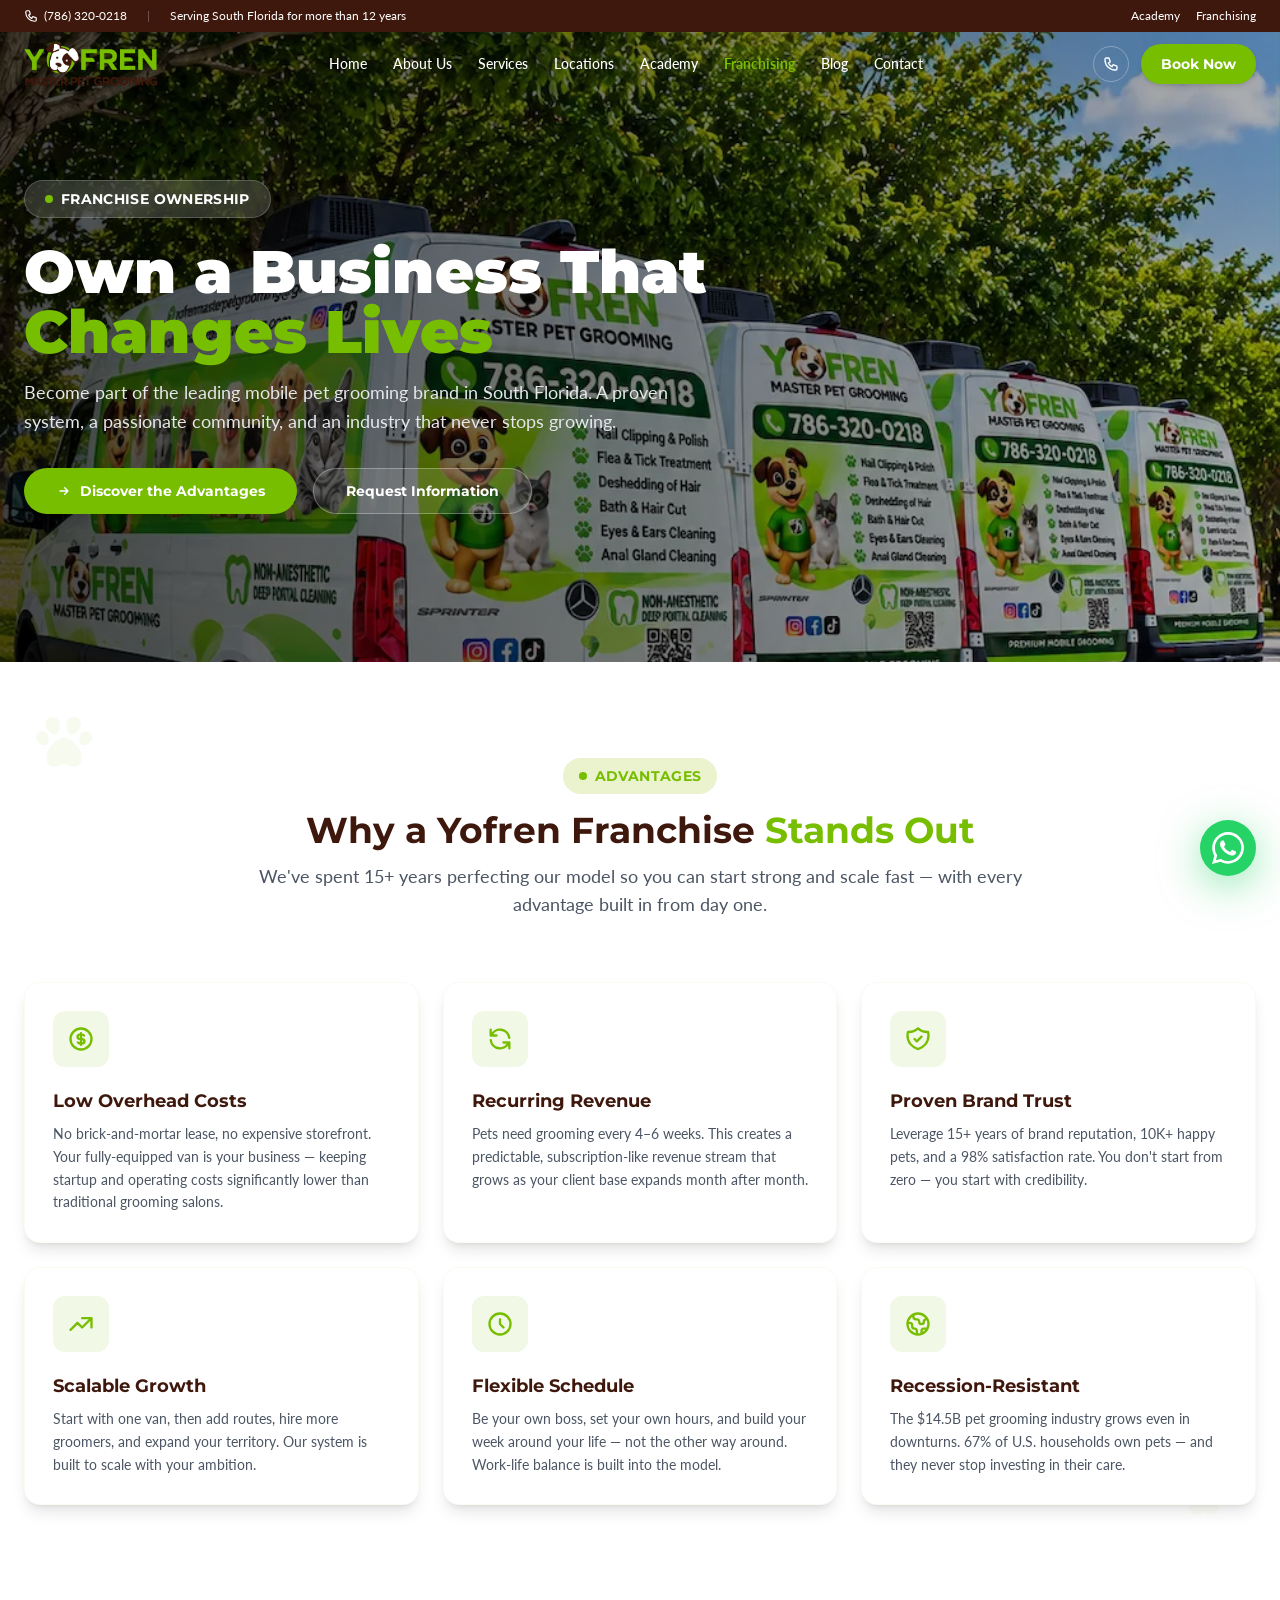
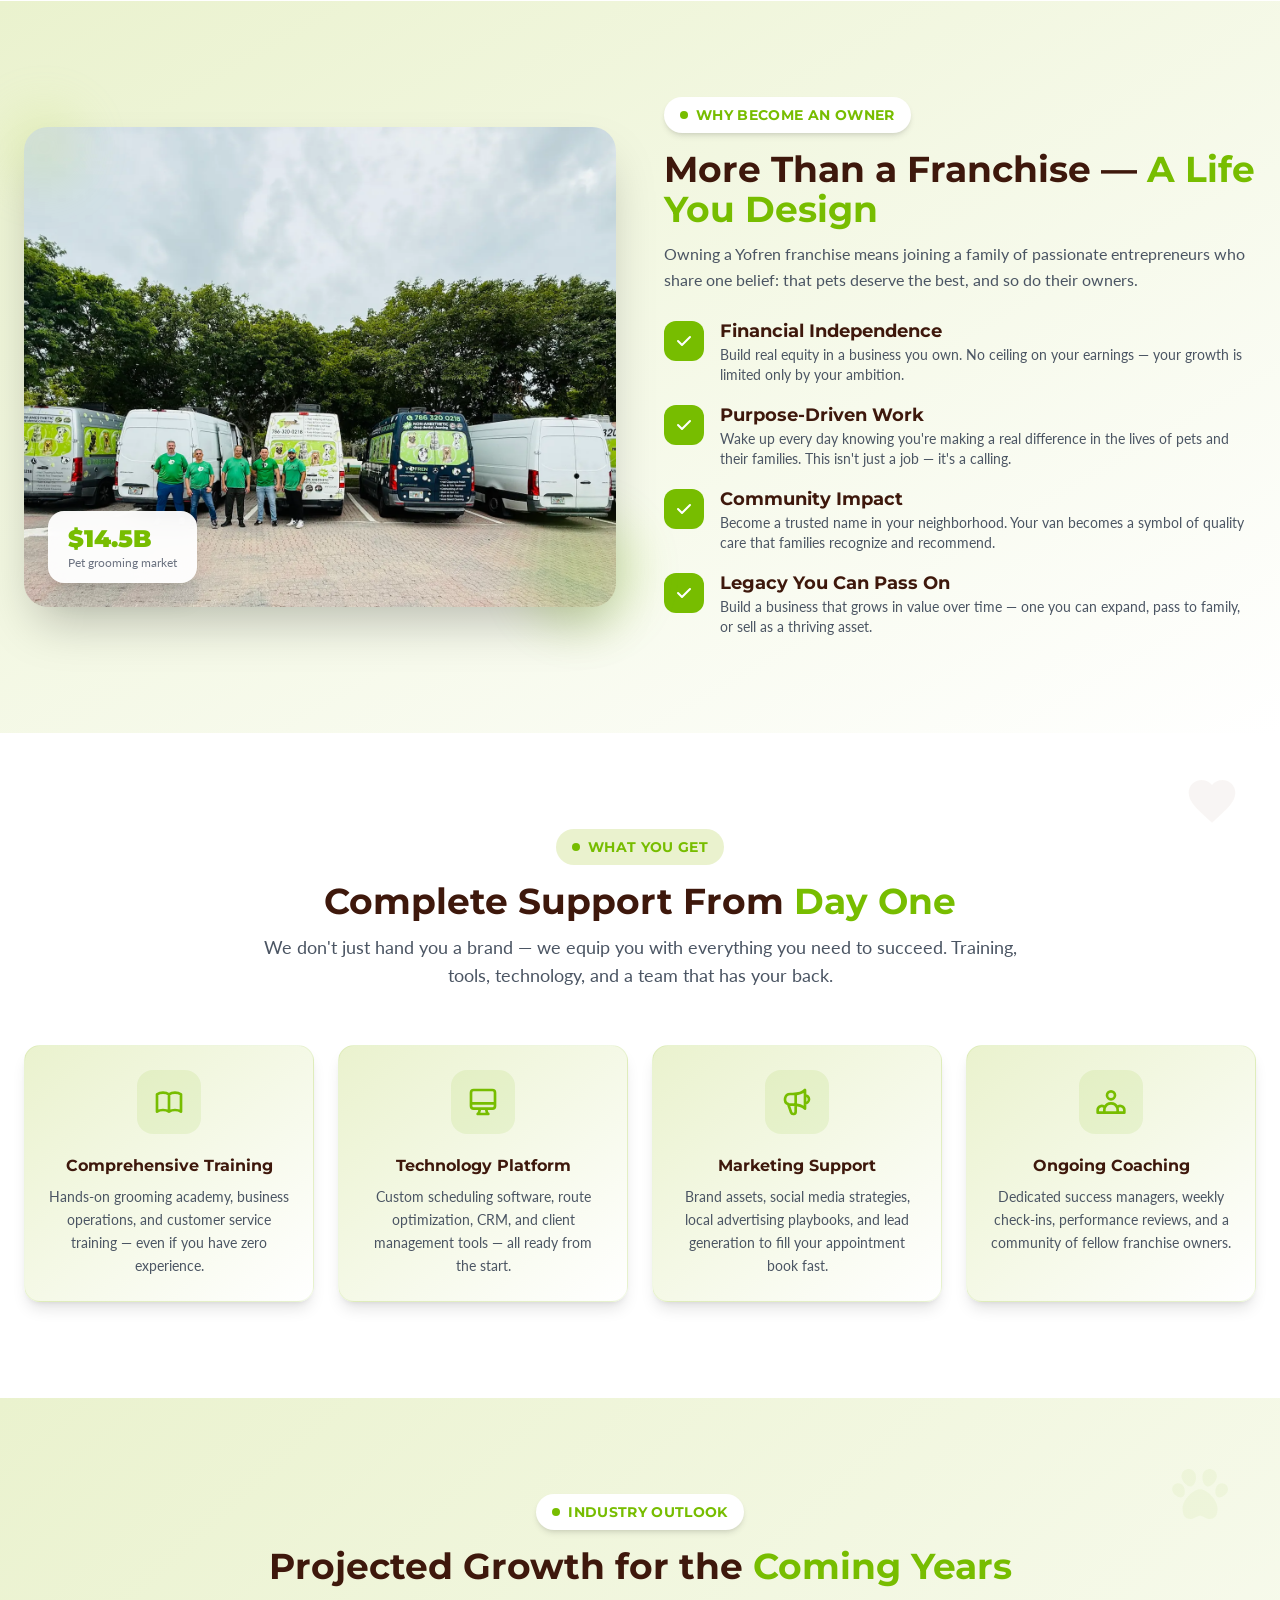
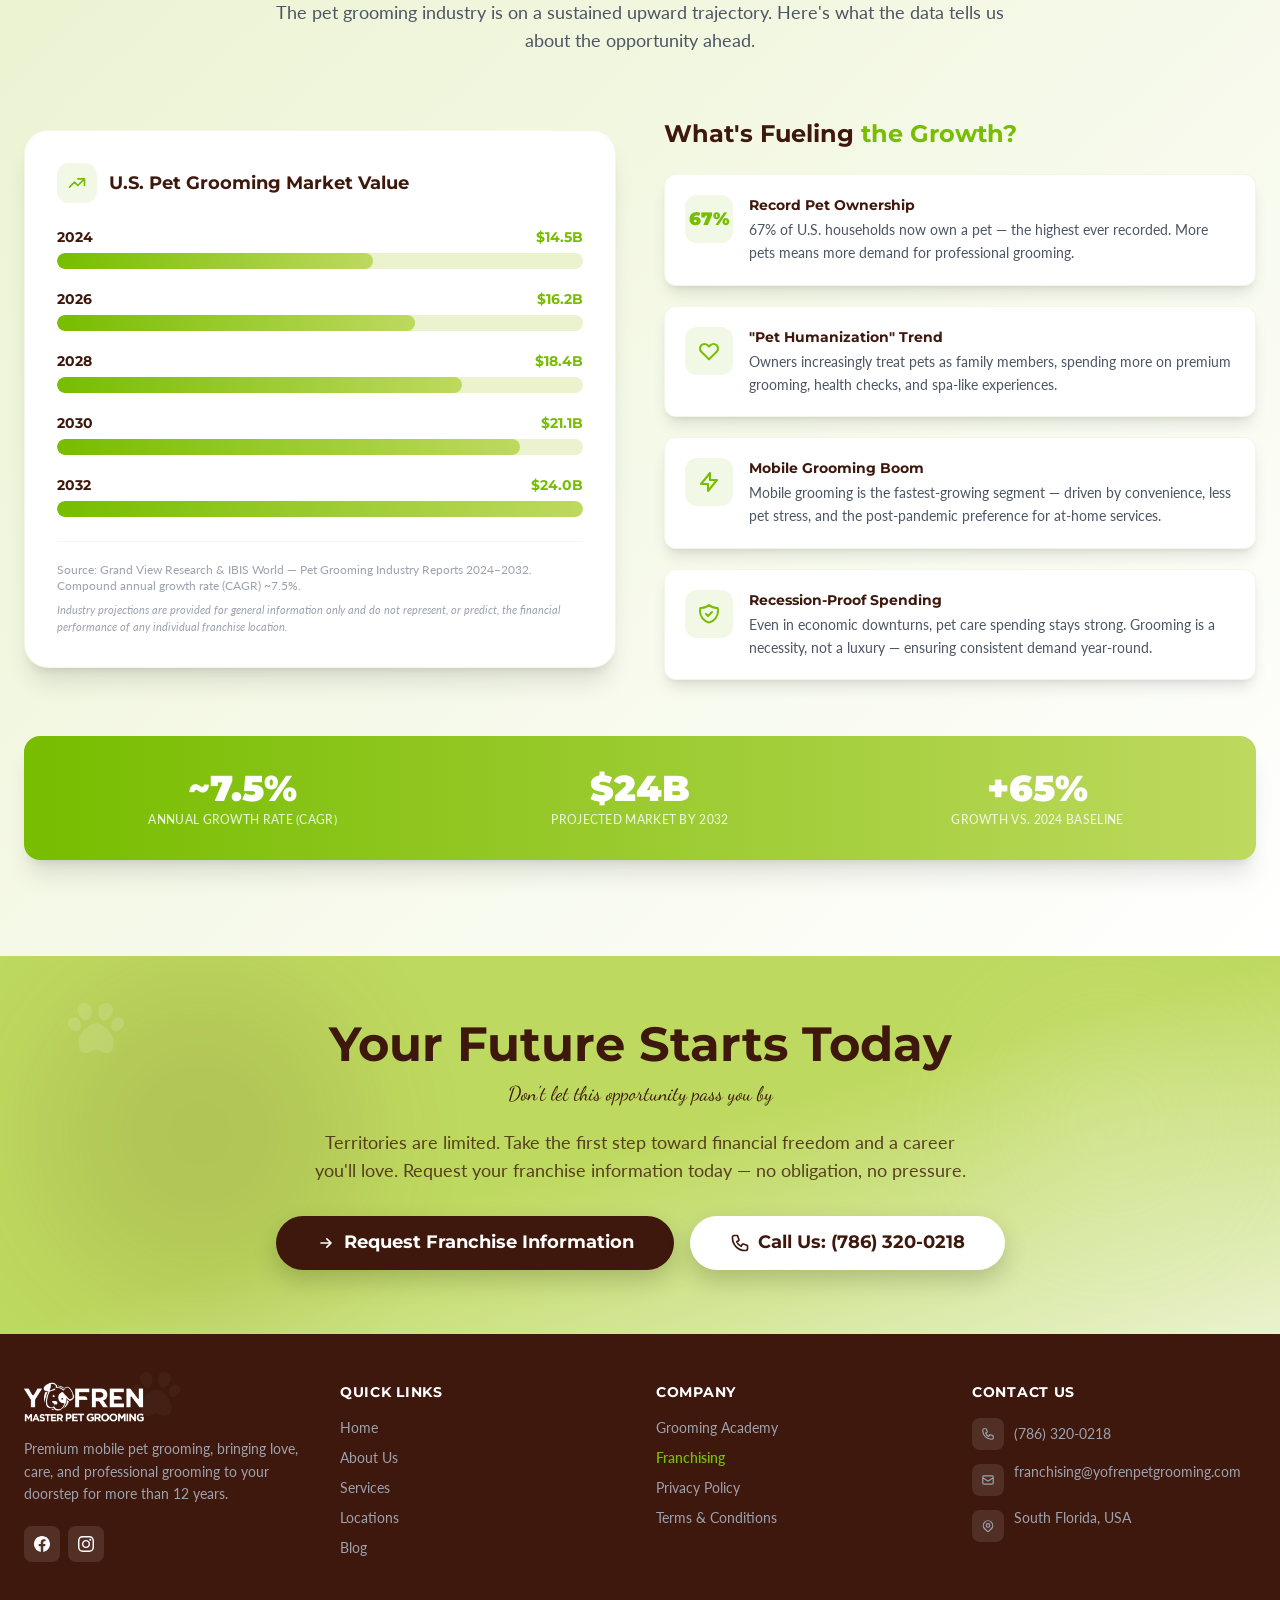
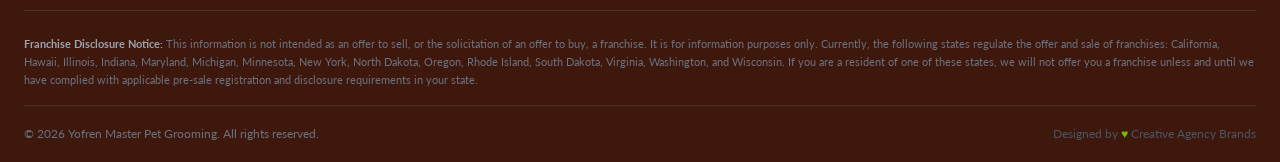
<file: franchise.html>
<!DOCTYPE html>
<html lang="en">

<head>
	<meta charset="UTF-8">
	<meta name="viewport" content="width=device-width, initial-scale=1.0">
	<title>Franchise Ownership | Yofren Master Pet Grooming</title>
	<meta name="robots" content="index, follow">

	<!-- Favicon -->
	<link rel="icon" type="image/x-icon" href="assets/images/icon-yofren.ico">

	<!-- SEO -->
	<meta name="description"
		content="Discover the advantages of owning a Yofren Master Pet Grooming franchise. Low overhead, recurring revenue, full training & support. Start your pet care empire today.">
	<link rel="canonical" href="https://yofrenpetgrooming.com/franchise.html">

	<!-- Open Graph -->
	<meta property="og:type" content="website">
	<meta property="og:url" content="https://yofrenpetgrooming.com/franchise.html">
	<meta property="og:title" content="Franchise Ownership | Yofren Master Pet Grooming">
	<meta property="og:description"
		content="Discover the advantages of owning a Yofren Master Pet Grooming franchise. Low overhead, recurring revenue, full training & support.">
	<meta property="og:image" content="https://yofrenpetgrooming.com/assets/images/franchise/hero_franchise.webp">

	<!-- Twitter Cards -->
	<meta name="twitter:card" content="summary_large_image">
	<meta name="twitter:title" content="Franchise Ownership | Yofren Master Pet Grooming">
	<meta name="twitter:description"
		content="Discover the advantages of owning a Yofren Master Pet Grooming franchise. Low overhead, recurring revenue, full training & support.">
	<meta name="twitter:image" content="https://yofrenpetgrooming.com/assets/images/franchise/hero_franchise.webp">

	<link rel="stylesheet" href="assets/css/tailwind.css">
	<link rel="preconnect" href="https://fonts.googleapis.com">
	<link rel="preconnect" href="https://fonts.gstatic.com" crossorigin>
	<link
		href="https://fonts.googleapis.com/css2?family=Lato:wght@300;400;700;900&family=Montserrat:wght@600;700;800;900&family=Dancing+Script:wght@400;600;700&display=swap"
		rel="stylesheet">

	<style>
		html {
			scroll-behavior: smooth;
		}

		body {
			font-family: 'Lato', sans-serif;
		}

		.gradient-bg {
			background: linear-gradient(135deg, #EAF2CE 0%, #BED95F 50%, #77BD00 100%);
		}

		.pattern-overlay {
			background-image:
				radial-gradient(circle at 20% 50%, rgba(119, 189, 0, 0.1) 0%, transparent 50%),
				radial-gradient(circle at 80% 80%, rgba(190, 217, 95, 0.1) 0%, transparent 50%);
		}

		.card-hover {
			transition: transform 0.3s ease, box-shadow 0.3s ease;
		}

		.card-hover:hover {
			transform: translateY(-8px);
			box-shadow: 0 20px 40px rgba(119, 189, 0, 0.2);
		}

		.check-item {
			transition: all 0.3s ease;
		}

		.check-item:hover {
			transform: translateX(8px);
		}

		.check-item:hover .check-icon {
			transform: scale(1.2) rotate(5deg);
		}

		.check-icon {
			transition: transform 0.3s ease;
		}

		@keyframes countUp {
			from {
				opacity: 0;
				transform: translateY(20px);
			}

			to {
				opacity: 1;
				transform: translateY(0);
			}
		}

		.stat-animate {
			animation: countUp 0.6s ease forwards;
		}

		@keyframes floatSlow {

			0%,
			100% {
				transform: translateY(0) rotate(0deg);
			}

			50% {
				transform: translateY(-15px) rotate(8deg);
			}
		}

		@keyframes floatMedium {

			0%,
			100% {
				transform: translateY(0) rotate(0deg);
			}

			33% {
				transform: translateY(-10px) rotate(-5deg);
			}

			66% {
				transform: translateY(5px) rotate(5deg);
			}
		}

		@keyframes floatReverse {

			0%,
			100% {
				transform: translateY(0) rotate(0deg);
			}

			50% {
				transform: translateY(12px) rotate(-6deg);
			}
		}

		.deco-float-slow {
			animation: floatSlow 6s ease-in-out infinite;
		}

		.deco-float-medium {
			animation: floatMedium 5s ease-in-out infinite;
		}

		.deco-float-reverse {
			animation: floatReverse 7s ease-in-out infinite;
		}

		.reveal {
			opacity: 0;
			transform: translateY(30px);
			transition: opacity 0.7s ease, transform 0.7s ease;
		}

		.reveal.revealed {
			opacity: 1;
			transform: translateY(0);
		}

		#mainNav .nav-logo {
			filter: none;
			transition: filter 0.3s ease;
		}

		#mainNav .nav-link {
			color: white;
			transition: color 0.3s ease;
		}

		#mainNav .nav-link:hover {
			color: #77BD00;
			background: rgba(255, 255, 255, 0.1);
		}

		#mainNav .nav-phone {
			color: white;
			border-color: rgba(255, 255, 255, 0.3);
			transition: all 0.3s ease;
		}

		#mainNav .nav-phone:hover {
			background: #77BD00;
			border-color: #77BD00;
		}

		#mainNav .nav-mobile-btn {
			color: white;
			transition: color 0.3s ease;
		}

		#mainNav.nav-scrolled {
			background: rgba(255, 255, 255, 0.97);
			backdrop-filter: blur(12px);
			-webkit-backdrop-filter: blur(12px);
			box-shadow: 0 1px 3px rgba(0, 0, 0, 0.08);
			border-bottom: 1px solid rgba(0, 0, 0, 0.05);
		}

		#mainNav.nav-scrolled .nav-logo {
			filter: none;
		}

		#mainNav.nav-scrolled .nav-link {
			color: #3E180C;
		}

		#mainNav.nav-scrolled .nav-link:hover {
			color: #77BD00;
			background: rgba(119, 189, 0, 0.05);
		}

		#mainNav.nav-scrolled .nav-phone {
			color: #3E180C;
			border-color: #e5e7eb;
		}

		#mainNav.nav-scrolled .nav-phone:hover {
			color: white;
			background: #77BD00;
			border-color: #77BD00;
		}

		#mainNav.nav-scrolled .nav-mobile-btn {
			color: #3E180C;
		}

		.step-connector {
			position: relative;
		}

		.step-connector::after {
			content: '';
			position: absolute;
			top: 2.5rem;
			left: 50%;
			width: 2px;
			height: calc(100% - 2.5rem);
			background: linear-gradient(to bottom, #77BD00, #BED95F);
			transform: translateX(-50%);
		}

		.step-connector:last-child::after {
			display: none;
		}

		/* Utilities used on this page that are missing from the compiled tailwind.css (remove after rebuilding it) */
		.opacity-\[0\.06\] { opacity: .06; }
		.left-16 { left: 4rem; }
		.mb-1\.5 { margin-bottom: .375rem; }
		.pt-5 { padding-top: 1.25rem; }
		.duration-1000 { transition-duration: 1s; }
		.break-all { word-break: break-all; }
		.hover\:text-secondary:hover { color: #BED95F; }
		.border-primary\/5 { border-color: rgba(119, 189, 0, .05); }
		@media (min-width: 640px) { .sm\:grid-cols-3 { grid-template-columns: repeat(3, minmax(0, 1fr)); } }

		/* Owner photo: shorter on phones */
		.owner-img { height: 300px; }
		@media (min-width: 768px) { .owner-img { height: 480px; } }

		/* CTA buttons */
		.cta-btn {
			display: flex; align-items: center; justify-content: center; gap: .5rem;
			width: 100%; max-width: 340px; padding: .8rem 1.25rem; border-radius: 9999px;
			font-family: 'Montserrat', sans-serif; font-weight: 700; font-size: .9375rem; line-height: 1.2;
			box-shadow: 0 10px 25px rgba(0, 0, 0, .18);
			transition: transform .2s ease, background-color .2s ease;
		}
		.cta-btn:hover { transform: scale(1.03); }
		.cta-btn-dark { background: #3E180C; color: #fff; }
		.cta-btn-dark:hover { background: #8F5A39; }
		.cta-btn-light { background: #fff; color: #3E180C; }
		.cta-btn-light:hover { background: #f3f4f6; }
		@media (min-width: 640px) {
			.cta-btn { width: auto; max-width: none; padding: 1rem 2.5rem; font-size: 1.125rem; }
		}
			#mainNav .nav-link.active-page { color: #77BD00 !important; background: rgba(119, 189, 0, 0.08); border-radius: 8px; }
		#mainNav.nav-scrolled .nav-link.active-page { color: #77BD00 !important; background: rgba(119, 189, 0, 0.08); }
		/* Tablet: 8 nav links don't fit, use the hamburger menu up to 1024px */@media (min-width:768px) and (max-width:1023.98px){#mainNav .hidden.md\:flex{display:none!important}#mainNav #mobileMenuBtn{display:block!important}#mainNav #mobileMenu:not(.hidden){display:block!important}}
</style>
	<noscript>
		<style>
			.reveal {
				opacity: 1;
				transform: none;
			}
		</style>
	</noscript>
</head>

<body class="scroll-smooth">

	<!-- TOP BAR -->
	<div class="bg-contrast text-white py-2 px-6 text-xs">
		<div class="container mx-auto flex justify-between items-center">
			<div class="flex items-center gap-5 font-lato">
				<a href="tel:+17863200218" class="hover:text-primary transition flex items-center gap-1.5">
					<svg class="w-3.5 h-3.5" fill="none" stroke="currentColor" viewBox="0 0 24 24">
						<path stroke-linecap="round" stroke-linejoin="round" stroke-width="2"
							d="M3 5a2 2 0 012-2h3.28a1 1 0 01.948.684l1.498 4.493a1 1 0 01-.502 1.21l-2.257 1.13a11.042 11.042 0 005.516 5.516l1.13-2.257a1 1 0 011.21-.502l4.493 1.498a1 1 0 01.684.949V19a2 2 0 01-2 2h-1C9.716 21 3 14.284 3 6V5z" />
					</svg>
					(786) 320-0218
				</a>
				<span class="hidden sm:inline text-white/30">|</span>
				<span class="hidden sm:inline items-center gap-1.5">Serving South Florida for more than 12 years</span>
			</div>
			<div class="flex items-center gap-4 font-lato">
				<a href="academy.html" class="hover:text-primary transition">Academy</a>
				<a href="franchise.html" class="hover:text-primary transition">Franchising</a>			</div>
		</div>
	</div>

	<!-- NAVBAR -->
	<nav id="mainNav" class="sticky top-0 z-50 transition-all duration-300">
		<div class="container mx-auto px-6">
			<div class="flex items-center justify-between h-16">
				<div class="flex-shrink-0">
					<a href="index.html" class="block">
						<img src="assets/images/Yofren_Logo(1).png" alt="Yofren Master Pet Grooming Logo"
							class="nav-logo h-11 w-auto object-contain hover:opacity-80 transition">
					</a>
				</div>

				<div class="hidden md:flex items-center flex-1 justify-center">
					<ul class="flex items-center gap-0.5 font-lato font-medium text-sm flex-wrap justify-center">
						<li><a href="index.html" class="nav-link px-3 py-2 block">Home</a></li>
						<li><a href="about.html" class="nav-link px-3 py-2 block">About Us</a></li>
						<li><a href="services.html" class="nav-link px-3 py-2 block">Services</a></li>
						<li><a href="locations.html" class="nav-link px-3 py-2 block">Locations</a></li>
						<li><a href="academy.html" class="nav-link px-3 py-2 block">Academy</a></li>
						<li><a href="franchise.html" class="nav-link active-page px-3 py-2 block">Franchising</a></li>
						<li><a href="blog.html" class="nav-link px-3 py-2 block">Blog</a></li>
						<li><a href="contact.html" class="nav-link px-3 py-2 block">Contact</a></li>
					</ul>
				</div>

				<div class="hidden md:flex items-center gap-3 flex-shrink-0">
					<a href="tel:+17863200218"
						class="nav-phone w-9 h-9 rounded-full border flex items-center justify-center hover:text-white transition-all duration-200">
						<svg class="w-4 h-4" fill="none" stroke="currentColor" viewBox="0 0 24 24">
							<path stroke-linecap="round" stroke-linejoin="round" stroke-width="2"
								d="M3 5a2 2 0 012-2h3.28a1 1 0 01.948.684l1.498 4.493a1 1 0 01-.502 1.21l-2.257 1.13a11.042 11.042 0 005.516 5.516l1.13-2.257a1 1 0 011.21-.502l4.493 1.498a1 1 0 01.684.949V19a2 2 0 01-2 2h-1C9.716 21 3 14.284 3 6V5z" />
						</svg>
					</a>
					<a href="https://booking.moego.pet/ol/YofrenmasterpetgroomingFL/book" target="_blank"
						class="bg-primary hover:bg-green-600 text-white font-stem font-bold text-sm px-5 py-2.5 rounded-full shadow-md hover:shadow-lg transition-all duration-200 transform hover:scale-105">
						Book Now
					</a>
				</div>

				<button id="mobileMenuBtn" class="nav-mobile-btn md:hidden p-1">
					<svg class="w-6 h-6" fill="none" stroke="currentColor" viewBox="0 0 24 24">
						<path stroke-linecap="round" stroke-linejoin="round" stroke-width="2"
							d="M4 6h16M4 12h16M4 18h16" />
					</svg>
				</button>
			</div>

			<div id="mobileMenu" class="hidden md:hidden pb-4">
				<div class="bg-white/95 backdrop-blur-md rounded-xl p-3 shadow-lg mt-2">
					<ul class="space-y-0.5 font-lato font-medium text-sm mb-4">
						<li><a href="index.html"
								class="block px-3 py-2.5 rounded-lg hover:bg-primary/5 hover:text-primary transition text-contrast">Home</a>
						</li>
						<li><a href="about.html"
								class="block px-3 py-2.5 rounded-lg hover:bg-primary/5 hover:text-primary transition text-contrast">About
								Us</a></li>
						<li><a href="services.html"
								class="block px-3 py-2.5 rounded-lg hover:bg-primary/5 hover:text-primary transition text-contrast">Services</a>
						</li>
						<li><a href="locations.html"
								class="block px-3 py-2.5 rounded-lg hover:bg-primary/5 hover:text-primary transition text-contrast">Locations</a>
						</li>
						<li><a href="academy.html"
								class="block px-3 py-2.5 rounded-lg hover:bg-primary/5 hover:text-primary transition text-contrast">Academy</a>
						</li>
						<li><a href="franchise.html"
								class="block px-3 py-2.5 rounded-lg bg-primary/5 text-primary font-semibold">Franchising</a>
						</li>
						<li><a href="blog.html"
								class="block px-3 py-2.5 rounded-lg hover:bg-primary/5 hover:text-primary transition text-contrast">Blog</a>
						</li>
						<li><a href="contact.html"
								class="block px-3 py-2.5 rounded-lg hover:bg-primary/5 hover:text-primary transition text-contrast">Contact</a>
						</li>
					</ul>
					<a href="https://booking.moego.pet/ol/YofrenmasterpetgroomingFL/book" target="_blank" class="block">
						<button
							class="bg-primary hover:bg-green-600 text-white font-stem font-bold text-sm px-6 py-3 rounded-full shadow-md w-full transition">
							Book Now
						</button>
					</a>
				</div>
			</div>
		</div>
	</nav>

	<!-- HERO -->
	<section class="relative overflow-hidden min-h-[70vh] flex items-center -mt-16">
		<div class="absolute inset-0 z-0">
			<picture>
				<source media="(max-width: 767px)" srcset="assets/images/franchise/hero_telefono_franchise.webp" type="image/webp">
				<source media="(min-width: 768px)" srcset="assets/images/franchise/hero_franchise.webp" type="image/webp">
				<img src="assets/images/franchise/hero_franchise.webp" alt="Yofren franchise owner with grooming van"
					class="w-full h-full object-cover" fetchpriority="high">
			</picture>
			<div class="absolute inset-0 bg-gradient-to-r from-black/70 via-black/50 to-black/30"></div>
		</div>

		<div class="container mx-auto max-w-7xl relative z-10 px-6 py-28 lg:py-36">
			<div class="max-w-3xl">
				<div
					class="inline-flex items-center gap-2 bg-white bg-opacity-15 backdrop-blur-md px-5 py-2 rounded-full mb-6 border border-white/20">
					<span class="w-2 h-2 bg-primary rounded-full animate-pulse"></span>
					<span class="font-stem font-bold text-white text-sm uppercase tracking-wide">Franchise
						Ownership</span>
				</div>

				<h1 class="text-4xl md:text-5xl lg:text-6xl font-stem font-black text-white mb-4 leading-tight">
					Own a Business That
					<span class="text-primary">Changes Lives</span>
				</h1>

				<p class="text-lg font-lato text-gray-200 mb-8 leading-relaxed max-w-2xl">
					Become part of the leading mobile pet grooming brand in South Florida. A proven system, a passionate
					community, and an industry that never stops growing.
				</p>

				<div class="flex flex-col sm:flex-row gap-4">
					<a href="#advantages"
						class="bg-primary hover:bg-green-600 text-white font-stem font-bold text-sm px-8 py-3 rounded-full shadow-lg transition flex items-center justify-center gap-2">
						<svg class="w-4 h-4" fill="none" stroke="currentColor" viewBox="0 0 24 24">
							<path stroke-linecap="round" stroke-linejoin="round" stroke-width="2"
								d="M13 7l5 5m0 0l-5 5m5-5H6" />
						</svg>
						Discover the Advantages
					</a>
					<a href="#apply"
						class="bg-white/10 hover:bg-white/20 text-white font-stem font-bold text-sm px-8 py-3 rounded-full border border-white/30 transition flex items-center justify-center gap-2">
						Request Information
					</a>
				</div>
			</div>
		</div>
	</section>

	<!-- ADVANTAGES -->
	<section id="advantages" class="py-24 px-6 bg-white relative overflow-hidden">
		<div class="absolute top-12 left-8 opacity-[0.06] deco-float-slow hidden lg:block">
			<svg class="w-16 h-16 text-primary" fill="currentColor" viewBox="0 0 1024 1024">
				<path
					d="M792.5 558.4c-46.8-27-44-118.7-14-170.7 26.9-46.6 86.5-62.6 133.1-35.7s62.6 86.5 35.7 133.1c-30.1 52.1-108 100.4-154.8 73.3zM623.4 390c-60.7-16.3-86.1-124.4-67.4-194 16.5-61.5 79.7-98.1 141.3-81.6 61.5 16.5 98.1 79.7 81.6 141.3-18.7 69.6-94.8 150.6-155.5 134.3zM233.5 558.7c-46.9 27.1-125.1-21.3-155.2-73.4-27-46.7-11-106.4 35.8-133.4 46.7-27 106.5-11 133.4 35.7 30 52.2 32.9 144-14 171.1zM374.6 390c-60.7 16.3-136.8-64.7-155.4-134.3-16.5-61.5 20-124.8 81.6-141.3S425.6 134.4 442.1 196c18.6 69.6-6.8 177.7-67.5 194zM513 436.3c111.7 0 279.9 170.1 279.9 307.6 0 91.3-28.3 143.3-79.1 161.4-17.5 6.2-32 7.4-54.3 6.7-4.4-.1-5.2-.2-6.5-.2-11.7 0-23.4-3.8-39.7-11.2-5.4-2.5-11.1-5.3-19.2-9.4 5.8 2.9-15.2-7.7-20.1-10.1-16.3-8.1-28.8-13.7-40.5-17.8-9-3.2-17.2-5.3-24.5-6.3h8c-7.3 1.1-15.4 3.2-24.5 6.4-11.8 4.2-24.2 9.7-40.5 17.9-4.9 2.4-25.8 13.1-20.1 10.2-8.1 4.1-13.8 6.9-19.2 9.4-16.2 7.5-28 11.3-39.7 11.3-1.3 0-2.1 0-6.5.2-22.3.7-36.8-.5-54.3-6.7-50.8-18.1-79.1-70.1-79.1-161.4 0-137.5 168.2-308 279.9-308z" />
			</svg>
		</div>
		<div class="absolute bottom-20 right-12 opacity-[0.05] deco-float-reverse hidden lg:block">
			<svg class="w-14 h-14 text-secondary" fill="currentColor" viewBox="0 0 1024 1024">
				<path
					d="M792.5 558.4c-46.8-27-44-118.7-14-170.7 26.9-46.6 86.5-62.6 133.1-35.7s62.6 86.5 35.7 133.1c-30.1 52.1-108 100.4-154.8 73.3zM623.4 390c-60.7-16.3-86.1-124.4-67.4-194 16.5-61.5 79.7-98.1 141.3-81.6 61.5 16.5 98.1 79.7 81.6 141.3-18.7 69.6-94.8 150.6-155.5 134.3zM233.5 558.7c-46.9 27.1-125.1-21.3-155.2-73.4-27-46.7-11-106.4 35.8-133.4 46.7-27 106.5-11 133.4 35.7 30 52.2 32.9 144-14 171.1zM374.6 390c-60.7 16.3-136.8-64.7-155.4-134.3-16.5-61.5 20-124.8 81.6-141.3S425.6 134.4 442.1 196c18.6 69.6-6.8 177.7-67.5 194zM513 436.3c111.7 0 279.9 170.1 279.9 307.6 0 91.3-28.3 143.3-79.1 161.4-17.5 6.2-32 7.4-54.3 6.7-4.4-.1-5.2-.2-6.5-.2-11.7 0-23.4-3.8-39.7-11.2-5.4-2.5-11.1-5.3-19.2-9.4 5.8 2.9-15.2-7.7-20.1-10.1-16.3-8.1-28.8-13.7-40.5-17.8-9-3.2-17.2-5.3-24.5-6.3h8c-7.3 1.1-15.4 3.2-24.5 6.4-11.8 4.2-24.2 9.7-40.5 17.9-4.9 2.4-25.8 13.1-20.1 10.2-8.1 4.1-13.8 6.9-19.2 9.4-16.2 7.5-28 11.3-39.7 11.3-1.3 0-2.1 0-6.5.2-22.3.7-36.8-.5-54.3-6.7-50.8-18.1-79.1-70.1-79.1-161.4 0-137.5 168.2-308 279.9-308z" />
			</svg>
		</div>

		<div class="container mx-auto max-w-7xl">
			<div class="text-center mb-16 reveal">
				<div class="inline-flex items-center gap-2 bg-background px-4 py-2 rounded-full mb-4">
					<span class="w-2 h-2 bg-primary rounded-full animate-pulse"></span>
					<span class="font-stem font-bold text-primary text-sm uppercase tracking-wide">Advantages</span>
				</div>
				<h2 class="text-3xl lg:text-4xl font-stem font-bold text-contrast mb-3">Why a Yofren Franchise <span
						class="text-primary">Stands Out</span></h2>
				<p class="text-lg font-lato text-gray-600 max-w-3xl mx-auto">We've spent 15+ years perfecting our model
					so you can start strong and scale fast — with every advantage built in from day one.</p>
			</div>

			<div class="grid sm:grid-cols-2 lg:grid-cols-3 gap-6 reveal">
				<div class="bg-white rounded-2xl p-7 shadow-lg card-hover border border-primary/5">
					<div class="w-14 h-14 bg-primary/10 rounded-xl flex items-center justify-center mb-5">
						<svg class="w-7 h-7 text-primary" fill="none" stroke="currentColor" viewBox="0 0 24 24">
							<path stroke-linecap="round" stroke-linejoin="round" stroke-width="2"
								d="M12 8c-1.657 0-3 .895-3 2s1.343 2 3 2 3 .895 3 2-1.343 2-3 2m0-8c1.11 0 2.08.402 2.599 1M12 8V7m0 1v8m0 0v1m0-1c-1.11 0-2.08-.402-2.599-1M21 12a9 9 0 11-18 0 9 9 0 0118 0z" />
						</svg>
					</div>
					<h3 class="font-stem font-bold text-contrast text-lg mb-2">Low Overhead Costs</h3>
					<p class="text-gray-600 text-sm leading-relaxed">No brick-and-mortar lease, no expensive storefront.
						Your fully-equipped van is your business — keeping startup and operating costs significantly
						lower than traditional grooming salons.</p>
				</div>

				<div class="bg-white rounded-2xl p-7 shadow-lg card-hover border border-primary/5">
					<div class="w-14 h-14 bg-primary/10 rounded-xl flex items-center justify-center mb-5">
						<svg class="w-7 h-7 text-primary" fill="none" stroke="currentColor" viewBox="0 0 24 24">
							<path stroke-linecap="round" stroke-linejoin="round" stroke-width="2"
								d="M4 4v5h.582m15.356 2A8.001 8.001 0 004.582 9m0 0H9m11 11v-5h-.581m0 0a8.003 8.003 0 01-15.357-2m15.357 2H15" />
						</svg>
					</div>
					<h3 class="font-stem font-bold text-contrast text-lg mb-2">Recurring Revenue</h3>
					<p class="text-gray-600 text-sm leading-relaxed">Pets need grooming every 4–6 weeks. This creates a
						predictable, subscription-like revenue stream that grows as your client base expands month after
						month.</p>
				</div>

				<div class="bg-white rounded-2xl p-7 shadow-lg card-hover border border-primary/5">
					<div class="w-14 h-14 bg-primary/10 rounded-xl flex items-center justify-center mb-5">
						<svg class="w-7 h-7 text-primary" fill="none" stroke="currentColor" viewBox="0 0 24 24">
							<path stroke-linecap="round" stroke-linejoin="round" stroke-width="2"
								d="M9 12l2 2 4-4m5.618-4.016A11.955 11.955 0 0112 2.944a11.955 11.955 0 01-8.618 3.04A12.02 12.02 0 003 9c0 5.591 3.824 10.29 9 11.622 5.176-1.332 9-6.03 9-11.622 0-1.042-.133-2.052-.382-3.016z" />
						</svg>
					</div>
					<h3 class="font-stem font-bold text-contrast text-lg mb-2">Proven Brand Trust</h3>
					<p class="text-gray-600 text-sm leading-relaxed">Leverage 15+ years of brand reputation, 10K+ happy
						pets, and a 98% satisfaction rate. You don't start from zero — you start with credibility.</p>
				</div>

				<div class="bg-white rounded-2xl p-7 shadow-lg card-hover border border-primary/5">
					<div class="w-14 h-14 bg-primary/10 rounded-xl flex items-center justify-center mb-5">
						<svg class="w-7 h-7 text-primary" fill="none" stroke="currentColor" viewBox="0 0 24 24">
							<path stroke-linecap="round" stroke-linejoin="round" stroke-width="2"
								d="M13 7h8m0 0v8m0-8l-8 8-4-4-6 6" />
						</svg>
					</div>
					<h3 class="font-stem font-bold text-contrast text-lg mb-2">Scalable Growth</h3>
					<p class="text-gray-600 text-sm leading-relaxed">Start with one van, then add routes, hire more
						groomers, and expand your territory. Our system is built to scale with your ambition.</p>
				</div>

				<div class="bg-white rounded-2xl p-7 shadow-lg card-hover border border-primary/5">
					<div class="w-14 h-14 bg-primary/10 rounded-xl flex items-center justify-center mb-5">
						<svg class="w-7 h-7 text-primary" fill="none" stroke="currentColor" viewBox="0 0 24 24">
							<path stroke-linecap="round" stroke-linejoin="round" stroke-width="2"
								d="M12 8v4l3 3m6-3a9 9 0 11-18 0 9 9 0 0118 0z" />
						</svg>
					</div>
					<h3 class="font-stem font-bold text-contrast text-lg mb-2">Flexible Schedule</h3>
					<p class="text-gray-600 text-sm leading-relaxed">Be your own boss, set your own hours, and build
						your week around your life — not the other way around. Work-life balance is built into the
						model.</p>
				</div>

				<div class="bg-white rounded-2xl p-7 shadow-lg card-hover border border-primary/5">
					<div class="w-14 h-14 bg-primary/10 rounded-xl flex items-center justify-center mb-5">
						<svg class="w-7 h-7 text-primary" fill="none" stroke="currentColor" viewBox="0 0 24 24">
							<path stroke-linecap="round" stroke-linejoin="round" stroke-width="2"
								d="M3.055 11H5a2 2 0 012 2v1a2 2 0 002 2 2 2 0 012 2v2.945M8 3.935V5.5A2.5 2.5 0 0010.5 8h.5a2 2 0 012 2 2 2 0 104 0 2 2 0 012-2h1.064M15 20.488V18a2 2 0 012-2h3.064M21 12a9 9 0 11-18 0 9 9 0 0118 0z" />
						</svg>
					</div>
					<h3 class="font-stem font-bold text-contrast text-lg mb-2">Recession-Resistant</h3>
					<p class="text-gray-600 text-sm leading-relaxed">The $14.5B pet grooming industry grows even in
						downturns. 67% of U.S. households own pets — and they never stop investing in their care.</p>
				</div>
			</div>
		</div>
	</section>

	<!-- WHY BECOME AN OWNER -->
	<section class="py-24 px-6 bg-gradient-to-br from-background to-white relative overflow-hidden">
		<div class="container mx-auto max-w-7xl">
			<div class="grid lg:grid-cols-2 gap-12 items-center reveal">
				<div class="relative">
					<div class="rounded-3xl overflow-hidden shadow-2xl">
						<img src="assets/images/franchise/1.webp"
							alt="Franchise owner managing mobile grooming business"
							class="w-full owner-img object-cover" loading="lazy">
					</div>
					<div class="absolute -bottom-5 -right-5 w-28 h-28 bg-primary rounded-full opacity-20 blur-xl"></div>
					<div class="absolute -top-5 -left-5 w-20 h-20 bg-secondary rounded-full opacity-20 blur-xl"></div>
					<div class="absolute bottom-6 left-6 bg-white/95 backdrop-blur-md rounded-2xl px-5 py-3 shadow-xl">
						<div class="text-2xl font-stem font-black text-primary">$14.5B</div>
						<p class="text-xs text-gray-500 font-lato">Pet grooming market</p>
					</div>
				</div>

				<div>
					<div class="inline-flex items-center gap-2 bg-white px-4 py-2 rounded-full mb-4 shadow-md">
						<span class="w-2 h-2 bg-primary rounded-full animate-pulse"></span>
						<span class="font-stem font-bold text-primary text-sm uppercase tracking-wide">Why Become an
							Owner</span>
					</div>
					<h2 class="text-3xl lg:text-4xl font-stem font-bold text-contrast mb-3 leading-tight">More Than a
						Franchise — <span class="text-primary">A Life You Design</span></h2>
					<p class="text-gray-600 font-lato leading-relaxed mb-6">Owning a Yofren franchise means joining a
						family of passionate entrepreneurs who share one belief: that pets deserve the best, and so do
						their owners.</p>

					<div class="space-y-4">
						<div class="check-item flex items-start gap-4">
							<div
								class="check-icon w-10 h-10 bg-primary rounded-xl flex items-center justify-center flex-shrink-0 mt-1">
								<svg class="w-5 h-5 text-white" fill="currentColor" viewBox="0 0 20 20">
									<path fill-rule="evenodd"
										d="M16.707 5.293a1 1 0 010 1.414l-8 8a1 1 0 01-1.414 0l-4-4a1 1 0 011.414-1.414L8 12.586l7.293-7.293a1 1 0 011.414 0z"
										clip-rule="evenodd" />
								</svg>
							</div>
							<div>
								<h4 class="font-stem font-bold text-contrast text-lg">Financial Independence</h4>
								<p class="font-lato text-gray-600 text-sm">Build real equity in a business you own. No
									ceiling on your earnings — your growth is limited only by your ambition.</p>
							</div>
						</div>

						<div class="check-item flex items-start gap-4">
							<div
								class="check-icon w-10 h-10 bg-primary rounded-xl flex items-center justify-center flex-shrink-0 mt-1">
								<svg class="w-5 h-5 text-white" fill="currentColor" viewBox="0 0 20 20">
									<path fill-rule="evenodd"
										d="M16.707 5.293a1 1 0 010 1.414l-8 8a1 1 0 01-1.414 0l-4-4a1 1 0 011.414-1.414L8 12.586l7.293-7.293a1 1 0 011.414 0z"
										clip-rule="evenodd" />
								</svg>
							</div>
							<div>
								<h4 class="font-stem font-bold text-contrast text-lg">Purpose-Driven Work</h4>
								<p class="font-lato text-gray-600 text-sm">Wake up every day knowing you're making a
									real difference in the lives of pets and their families. This isn't just a job —
									it's a calling.</p>
							</div>
						</div>

						<div class="check-item flex items-start gap-4">
							<div
								class="check-icon w-10 h-10 bg-primary rounded-xl flex items-center justify-center flex-shrink-0 mt-1">
								<svg class="w-5 h-5 text-white" fill="currentColor" viewBox="0 0 20 20">
									<path fill-rule="evenodd"
										d="M16.707 5.293a1 1 0 010 1.414l-8 8a1 1 0 01-1.414 0l-4-4a1 1 0 011.414-1.414L8 12.586l7.293-7.293a1 1 0 011.414 0z"
										clip-rule="evenodd" />
								</svg>
							</div>
							<div>
								<h4 class="font-stem font-bold text-contrast text-lg">Community Impact</h4>
								<p class="font-lato text-gray-600 text-sm">Become a trusted name in your neighborhood.
									Your van becomes a symbol of quality care that families recognize and recommend.</p>
							</div>
						</div>

						<div class="check-item flex items-start gap-4">
							<div
								class="check-icon w-10 h-10 bg-primary rounded-xl flex items-center justify-center flex-shrink-0 mt-1">
								<svg class="w-5 h-5 text-white" fill="currentColor" viewBox="0 0 20 20">
									<path fill-rule="evenodd"
										d="M16.707 5.293a1 1 0 010 1.414l-8 8a1 1 0 01-1.414 0l-4-4a1 1 0 011.414-1.414L8 12.586l7.293-7.293a1 1 0 011.414 0z"
										clip-rule="evenodd" />
								</svg>
							</div>
							<div>
								<h4 class="font-stem font-bold text-contrast text-lg">Legacy You Can Pass On</h4>
								<p class="font-lato text-gray-600 text-sm">Build a business that grows in value over
									time — one you can expand, pass to family, or sell as a thriving asset.</p>
							</div>
						</div>
					</div>
				</div>
			</div>
		</div>
	</section>

	<!-- WHAT YOU GET -->
	<section class="py-24 px-6 bg-white relative overflow-hidden">
		<div class="absolute top-10 right-10 opacity-[0.05] deco-float-medium hidden lg:block">
			<svg class="w-14 h-14 text-accent" fill="currentColor" viewBox="0 0 24 24">
				<path
					d="M12 21.35l-1.45-1.32C5.4 15.36 2 12.28 2 8.5 2 5.42 4.42 3 7.5 3c1.74 0 3.41.81 4.5 2.09C13.09 3.81 14.76 3 16.5 3 19.58 3 22 5.42 22 8.5c0 3.78-3.4 6.86-8.55 11.54L12 21.35z" />
			</svg>
		</div>

		<div class="container mx-auto max-w-7xl">
			<div class="text-center mb-14 reveal">
				<div class="inline-flex items-center gap-2 bg-background px-4 py-2 rounded-full mb-4">
					<span class="w-2 h-2 bg-primary rounded-full animate-pulse"></span>
					<span class="font-stem font-bold text-primary text-sm uppercase tracking-wide">What You Get</span>
				</div>
				<h2 class="text-3xl lg:text-4xl font-stem font-bold text-contrast mb-3">Complete Support From <span
						class="text-primary">Day One</span></h2>
				<p class="text-lg font-lato text-gray-600 max-w-3xl mx-auto">We don't just hand you a brand — we equip
					you with everything you need to succeed. Training, tools, technology, and a team that has your back.
				</p>
			</div>

			<div class="grid sm:grid-cols-2 lg:grid-cols-4 gap-6 reveal">
				<div
					class="bg-gradient-to-br from-background to-white rounded-2xl p-6 shadow-lg card-hover border border-primary/10 text-center">
					<div class="w-16 h-16 bg-primary/10 rounded-2xl flex items-center justify-center mx-auto mb-5">
						<svg class="w-8 h-8 text-primary" fill="none" stroke="currentColor" viewBox="0 0 24 24">
							<path stroke-linecap="round" stroke-linejoin="round" stroke-width="2"
								d="M12 6.253v13m0-13C10.832 5.477 9.246 5 7.5 5S4.168 5.477 3 6.253v13C4.168 18.477 5.754 18 7.5 18s3.332.477 4.5 1.253m0-13C13.168 5.477 14.754 5 16.5 5c1.747 0 3.332.477 4.5 1.253v13C19.832 18.477 18.247 18 16.5 18c-1.746 0-3.332.477-4.5 1.253" />
						</svg>
					</div>
					<h3 class="font-stem font-bold text-contrast text-base mb-2">Comprehensive Training</h3>
					<p class="text-gray-600 text-sm leading-relaxed">Hands-on grooming academy, business operations, and
						customer service training — even if you have zero experience.</p>
				</div>

				<div
					class="bg-gradient-to-br from-background to-white rounded-2xl p-6 shadow-lg card-hover border border-primary/10 text-center">
					<div class="w-16 h-16 bg-primary/10 rounded-2xl flex items-center justify-center mx-auto mb-5">
						<svg class="w-8 h-8 text-primary" fill="none" stroke="currentColor" viewBox="0 0 24 24">
							<path stroke-linecap="round" stroke-linejoin="round" stroke-width="2"
								d="M9.75 17L9 20l-1 1h8l-1-1-.75-3M3 13h18M5 17h14a2 2 0 002-2V5a2 2 0 00-2-2H5a2 2 0 00-2 2v10a2 2 0 002 2z" />
						</svg>
					</div>
					<h3 class="font-stem font-bold text-contrast text-base mb-2">Technology Platform</h3>
					<p class="text-gray-600 text-sm leading-relaxed">Custom scheduling software, route optimization,
						CRM, and client management tools — all ready from the start.</p>
				</div>

				<div
					class="bg-gradient-to-br from-background to-white rounded-2xl p-6 shadow-lg card-hover border border-primary/10 text-center">
					<div class="w-16 h-16 bg-primary/10 rounded-2xl flex items-center justify-center mx-auto mb-5">
						<svg class="w-8 h-8 text-primary" fill="none" stroke="currentColor" viewBox="0 0 24 24">
							<path stroke-linecap="round" stroke-linejoin="round" stroke-width="2"
								d="M11 5.882V19.24a1.76 1.76 0 01-3.417.592l-2.147-6.15M18 13a3 3 0 100-6M5.436 13.683A4.001 4.001 0 017 6h1.832c4.1 0 7.625-1.234 9.168-3v14c-1.543-1.766-5.067-3-9.168-3H7a3.988 3.988 0 01-1.564-.317z" />
						</svg>
					</div>
					<h3 class="font-stem font-bold text-contrast text-base mb-2">Marketing Support</h3>
					<p class="text-gray-600 text-sm leading-relaxed">Brand assets, social media strategies, local
						advertising playbooks, and lead generation to fill your appointment book fast.</p>
				</div>

				<div
					class="bg-gradient-to-br from-background to-white rounded-2xl p-6 shadow-lg card-hover border border-primary/10 text-center">
					<div class="w-16 h-16 bg-primary/10 rounded-2xl flex items-center justify-center mx-auto mb-5">
						<svg class="w-8 h-8 text-primary" fill="none" stroke="currentColor" viewBox="0 0 24 24">
							<path stroke-linecap="round" stroke-linejoin="round" stroke-width="2"
								d="M17 20h5v-2a3 3 0 00-5.356-1.857M17 20H7m10 0v-2c0-.656-.126-1.283-.356-1.857M7 20H2v-2a3 3 0 015.356-1.857M7 20v-2c0-.656.126-1.283.356-1.857m0 0a5.002 5.002 0 019.288 0M15 7a3 3 0 11-6 0 3 3 0 016 0z" />
						</svg>
					</div>
					<h3 class="font-stem font-bold text-contrast text-base mb-2">Ongoing Coaching</h3>
					<p class="text-gray-600 text-sm leading-relaxed">Dedicated success managers, weekly check-ins,
						performance reviews, and a community of fellow franchise owners.</p>
				</div>
			</div>
		</div>
	</section>

	<!-- GROWTH -->
	<section id="growth" class="py-24 px-6 bg-gradient-to-br from-background to-white relative overflow-hidden">
		<div class="absolute top-16 right-12 opacity-[0.05] deco-float-slow hidden lg:block">
			<svg class="w-16 h-16 text-primary" fill="currentColor" viewBox="0 0 1024 1024">
				<path
					d="M792.5 558.4c-46.8-27-44-118.7-14-170.7 26.9-46.6 86.5-62.6 133.1-35.7s62.6 86.5 35.7 133.1c-30.1 52.1-108 100.4-154.8 73.3zM623.4 390c-60.7-16.3-86.1-124.4-67.4-194 16.5-61.5 79.7-98.1 141.3-81.6 61.5 16.5 98.1 79.7 81.6 141.3-18.7 69.6-94.8 150.6-155.5 134.3zM233.5 558.7c-46.9 27.1-125.1-21.3-155.2-73.4-27-46.7-11-106.4 35.8-133.4 46.7-27 106.5-11 133.4 35.7 30 52.2 32.9 144-14 171.1zM374.6 390c-60.7 16.3-136.8-64.7-155.4-134.3-16.5-61.5 20-124.8 81.6-141.3S425.6 134.4 442.1 196c18.6 69.6-6.8 177.7-67.5 194zM513 436.3c111.7 0 279.9 170.1 279.9 307.6 0 91.3-28.3 143.3-79.1 161.4-17.5 6.2-32 7.4-54.3 6.7-4.4-.1-5.2-.2-6.5-.2-11.7 0-23.4-3.8-39.7-11.2-5.4-2.5-11.1-5.3-19.2-9.4 5.8 2.9-15.2-7.7-20.1-10.1-16.3-8.1-28.8-13.7-40.5-17.8-9-3.2-17.2-5.3-24.5-6.3h8c-7.3 1.1-15.4 3.2-24.5 6.4-11.8 4.2-24.2 9.7-40.5 17.9-4.9 2.4-25.8 13.1-20.1 10.2-8.1 4.1-13.8 6.9-19.2 9.4-16.2 7.5-28 11.3-39.7 11.3-1.3 0-2.1 0-6.5.2-22.3.7-36.8-.5-54.3-6.7-50.8-18.1-79.1-70.1-79.1-161.4 0-137.5 168.2-308 279.9-308z" />
			</svg>
		</div>

		<div class="container mx-auto max-w-7xl">
			<div class="text-center mb-16 reveal">
				<div class="inline-flex items-center gap-2 bg-white px-4 py-2 rounded-full mb-4 shadow-md">
					<span class="w-2 h-2 bg-primary rounded-full animate-pulse"></span>
					<span class="font-stem font-bold text-primary text-sm uppercase tracking-wide">Industry
						Outlook</span>
				</div>
				<h2 class="text-3xl lg:text-4xl font-stem font-bold text-contrast mb-3">Projected Growth for the <span
						class="text-primary">Coming Years</span></h2>
				<p class="text-lg font-lato text-gray-600 max-w-3xl mx-auto">The pet grooming industry is on a sustained
					upward trajectory. Here's what the data tells us about the opportunity ahead.</p>
			</div>

			<div class="grid lg:grid-cols-2 gap-12 items-center reveal">
				<div class="bg-white rounded-3xl p-8 shadow-xl border border-primary/10">
					<div class="flex items-center gap-3 mb-6">
						<div class="w-10 h-10 bg-primary/10 rounded-xl flex items-center justify-center">
							<svg class="w-5 h-5 text-primary" fill="none" stroke="currentColor" viewBox="0 0 24 24">
								<path stroke-linecap="round" stroke-linejoin="round" stroke-width="2"
									d="M13 7h8m0 0v8m0-8l-8 8-4-4-6 6" />
							</svg>
						</div>
						<h3 class="font-stem font-bold text-contrast text-lg">U.S. Pet Grooming Market Value</h3>
					</div>

					<div class="space-y-5">
						<div>
							<div class="flex justify-between items-center mb-1.5">
								<span class="font-stem font-bold text-sm text-contrast">2024</span>
								<span class="font-stem font-bold text-sm text-primary">$14.5B</span>
							</div>
							<div class="w-full bg-background rounded-full h-4 overflow-hidden">
								<div class="bg-gradient-to-r from-primary to-secondary h-4 rounded-full transition-all duration-1000"
									style="width: 60%"></div>
							</div>
						</div>
						<div>
							<div class="flex justify-between items-center mb-1.5">
								<span class="font-stem font-bold text-sm text-contrast">2026</span>
								<span class="font-stem font-bold text-sm text-primary">$16.2B</span>
							</div>
							<div class="w-full bg-background rounded-full h-4 overflow-hidden">
								<div class="bg-gradient-to-r from-primary to-secondary h-4 rounded-full transition-all duration-1000"
									style="width: 68%"></div>
							</div>
						</div>
						<div>
							<div class="flex justify-between items-center mb-1.5">
								<span class="font-stem font-bold text-sm text-contrast">2028</span>
								<span class="font-stem font-bold text-sm text-primary">$18.4B</span>
							</div>
							<div class="w-full bg-background rounded-full h-4 overflow-hidden">
								<div class="bg-gradient-to-r from-primary to-secondary h-4 rounded-full transition-all duration-1000"
									style="width: 77%"></div>
							</div>
						</div>
						<div>
							<div class="flex justify-between items-center mb-1.5">
								<span class="font-stem font-bold text-sm text-contrast">2030</span>
								<span class="font-stem font-bold text-sm text-primary">$21.1B</span>
							</div>
							<div class="w-full bg-background rounded-full h-4 overflow-hidden">
								<div class="bg-gradient-to-r from-primary to-secondary h-4 rounded-full transition-all duration-1000"
									style="width: 88%"></div>
							</div>
						</div>
						<div>
							<div class="flex justify-between items-center mb-1.5">
								<span class="font-stem font-bold text-sm text-contrast">2032</span>
								<span class="font-stem font-bold text-sm text-primary">$24.0B</span>
							</div>
							<div class="w-full bg-background rounded-full h-4 overflow-hidden">
								<div class="bg-gradient-to-r from-primary to-secondary h-4 rounded-full transition-all duration-1000"
									style="width: 100%"></div>
							</div>
						</div>
					</div>

					<div class="mt-6 pt-5 border-t border-gray-100">
						<p class="text-gray-400 text-xs font-lato mb-2">Source: Grand View Research & IBIS World — Pet
							Grooming Industry Reports 2024–2032. Compound annual growth rate (CAGR) ~7.5%.</p>
						<p class="text-gray-400 text-[11px] font-lato italic">Industry projections are provided for
							general information only and do not represent, or predict, the financial performance of any
							individual franchise location.</p>
					</div>
				</div>

				<div>
					<h3 class="font-stem font-bold text-contrast text-2xl mb-6">What's Fueling <span
							class="text-primary">the Growth?</span></h3>

					<div class="space-y-5">
						<div
							class="flex items-start gap-4 bg-white rounded-xl p-5 shadow-lg border border-primary/10 card-hover">
							<div
								class="w-12 h-12 bg-primary/10 rounded-xl flex items-center justify-center flex-shrink-0">
								<span class="font-stem font-black text-primary text-lg">67%</span>
							</div>
							<div>
								<h4 class="font-stem font-bold text-contrast text-sm">Record Pet Ownership</h4>
								<p class="text-gray-600 text-sm leading-relaxed mt-1">67% of U.S. households now own a
									pet — the highest ever recorded. More pets means more demand for professional
									grooming.</p>
							</div>
						</div>

						<div
							class="flex items-start gap-4 bg-white rounded-xl p-5 shadow-lg border border-primary/10 card-hover">
							<div
								class="w-12 h-12 bg-primary/10 rounded-xl flex items-center justify-center flex-shrink-0">
								<svg class="w-6 h-6 text-primary" fill="none" stroke="currentColor" viewBox="0 0 24 24">
									<path stroke-linecap="round" stroke-linejoin="round" stroke-width="2"
										d="M4.318 6.318a4.5 4.5 0 000 6.364L12 20.364l7.682-7.682a4.5 4.5 0 00-6.364-6.364L12 7.636l-1.318-1.318a4.5 4.5 0 00-6.364 0z" />
								</svg>
							</div>
							<div>
								<h4 class="font-stem font-bold text-contrast text-sm">"Pet Humanization" Trend</h4>
								<p class="text-gray-600 text-sm leading-relaxed mt-1">Owners increasingly treat pets as
									family members, spending more on premium grooming, health checks, and spa-like
									experiences.</p>
							</div>
						</div>

						<div
							class="flex items-start gap-4 bg-white rounded-xl p-5 shadow-lg border border-primary/10 card-hover">
							<div
								class="w-12 h-12 bg-primary/10 rounded-xl flex items-center justify-center flex-shrink-0">
								<svg class="w-6 h-6 text-primary" fill="none" stroke="currentColor" viewBox="0 0 24 24">
									<path stroke-linecap="round" stroke-linejoin="round" stroke-width="2"
										d="M13 10V3L4 14h7v7l9-11h-7z" />
								</svg>
							</div>
							<div>
								<h4 class="font-stem font-bold text-contrast text-sm">Mobile Grooming Boom</h4>
								<p class="text-gray-600 text-sm leading-relaxed mt-1">Mobile grooming is the
									fastest-growing segment — driven by convenience, less pet stress, and the
									post-pandemic preference for at-home services.</p>
							</div>
						</div>

						<div
							class="flex items-start gap-4 bg-white rounded-xl p-5 shadow-lg border border-primary/10 card-hover">
							<div
								class="w-12 h-12 bg-primary/10 rounded-xl flex items-center justify-center flex-shrink-0">
								<svg class="w-6 h-6 text-primary" fill="none" stroke="currentColor" viewBox="0 0 24 24">
									<path stroke-linecap="round" stroke-linejoin="round" stroke-width="2"
										d="M9 12l2 2 4-4m5.618-4.016A11.955 11.955 0 0112 2.944a11.955 11.955 0 01-8.618 3.04A12.02 12.02 0 003 9c0 5.591 3.824 10.29 9 11.622 5.176-1.332 9-6.03 9-11.622 0-1.042-.133-2.052-.382-3.016z" />
								</svg>
							</div>
							<div>
								<h4 class="font-stem font-bold text-contrast text-sm">Recession-Proof Spending</h4>
								<p class="text-gray-600 text-sm leading-relaxed mt-1">Even in economic downturns, pet
									care spending stays strong. Grooming is a necessity, not a luxury — ensuring
									consistent demand year-round.</p>
							</div>
						</div>
					</div>
				</div>
			</div>

			<div class="mt-14 bg-gradient-to-r from-primary to-secondary rounded-2xl p-8 shadow-xl reveal">
				<div class="grid sm:grid-cols-3 gap-6 text-center text-white">
					<div>
						<div class="text-3xl lg:text-4xl font-stem font-black mb-1">~7.5%</div>
						<p class="text-white/80 text-xs uppercase tracking-wide font-medium">Annual Growth Rate (CAGR)
						</p>
					</div>
					<div>
						<div class="text-3xl lg:text-4xl font-stem font-black mb-1">$24B</div>
						<p class="text-white/80 text-xs uppercase tracking-wide font-medium">Projected Market by 2032
						</p>
					</div>
					<div>
						<div class="text-3xl lg:text-4xl font-stem font-black mb-1">+65%</div>
						<p class="text-white/80 text-xs uppercase tracking-wide font-medium">Growth vs. 2024 Baseline
						</p>
					</div>
				</div>
			</div>
		</div>
	</section>

	<!-- CTA -->
	<section id="apply"
		class="py-16 sm:py-20 px-6 bg-gradient-to-br from-secondary via-secondary to-background relative overflow-hidden">
		<div class="absolute top-10 right-10 w-64 h-64 bg-white opacity-10 rounded-full blur-3xl"></div>
		<div class="absolute bottom-10 left-10 w-80 h-80 bg-contrast opacity-10 rounded-full blur-3xl"></div>
		<div class="absolute top-10 left-16 opacity-[0.12] deco-float-slow">
			<svg class="w-16 h-16 text-white" fill="currentColor" viewBox="0 0 1024 1024">
				<path
					d="M792.5 558.4c-46.8-27-44-118.7-14-170.7 26.9-46.6 86.5-62.6 133.1-35.7s62.6 86.5 35.7 133.1c-30.1 52.1-108 100.4-154.8 73.3zM623.4 390c-60.7-16.3-86.1-124.4-67.4-194 16.5-61.5 79.7-98.1 141.3-81.6 61.5 16.5 98.1 79.7 81.6 141.3-18.7 69.6-94.8 150.6-155.5 134.3zM233.5 558.7c-46.9 27.1-125.1-21.3-155.2-73.4-27-46.7-11-106.4 35.8-133.4 46.7-27 106.5-11 133.4 35.7 30 52.2 32.9 144-14 171.1zM374.6 390c-60.7 16.3-136.8-64.7-155.4-134.3-16.5-61.5 20-124.8 81.6-141.3S425.6 134.4 442.1 196c18.6 69.6-6.8 177.7-67.5 194zM513 436.3c111.7 0 279.9 170.1 279.9 307.6 0 91.3-28.3 143.3-79.1 161.4-17.5 6.2-32 7.4-54.3 6.7-4.4-.1-5.2-.2-6.5-.2-11.7 0-23.4-3.8-39.7-11.2-5.4-2.5-11.1-5.3-19.2-9.4 5.8 2.9-15.2-7.7-20.1-10.1-16.3-8.1-28.8-13.7-40.5-17.8-9-3.2-17.2-5.3-24.5-6.3h8c-7.3 1.1-15.4 3.2-24.5 6.4-11.8 4.2-24.2 9.7-40.5 17.9-4.9 2.4-25.8 13.1-20.1 10.2-8.1 4.1-13.8 6.9-19.2 9.4-16.2 7.5-28 11.3-39.7 11.3-1.3 0-2.1 0-6.5.2-22.3.7-36.8-.5-54.3-6.7-50.8-18.1-79.1-70.1-79.1-161.4 0-137.5 168.2-308 279.9-308z" />
			</svg>
		</div>

		<div class="container mx-auto max-w-4xl relative z-10 text-center reveal">
			<h2 class="text-3xl sm:text-4xl md:text-5xl font-stem font-bold text-contrast mb-3">Your Future Starts Today</h2>
			<p class="text-xl sm:text-2xl font-script text-contrast mb-5">Don't let this opportunity pass you by</p>
			<p class="text-base sm:text-lg font-lato text-[#3E180C]/80 mb-8 sm:mb-10 max-w-2xl mx-auto leading-relaxed">Territories are limited.
				Take the first step toward financial freedom and a career you'll love. Request your franchise
				information today — no obligation, no pressure.</p>
			<div class="flex flex-col sm:flex-row gap-3 sm:gap-4 justify-center items-center">
				<a href="mailto:franchising@yofrenpetgrooming.com?subject=Franchise%20Information%20Request"
					class="cta-btn cta-btn-dark">
					<svg class="w-5 h-5 flex-shrink-0" fill="none" stroke="currentColor" viewBox="0 0 24 24">
						<path stroke-linecap="round" stroke-linejoin="round" stroke-width="2" d="M13 7l5 5m0 0l-5 5m5-5H6" />
					</svg>
					Request Franchise Information
				</a>
				<a href="tel:+17863200218" class="cta-btn cta-btn-light">
					<svg class="w-5 h-5 flex-shrink-0" fill="none" stroke="currentColor" viewBox="0 0 24 24">
						<path stroke-linecap="round" stroke-linejoin="round" stroke-width="2"
							d="M3 5a2 2 0 012-2h3.28a1 1 0 01.948.684l1.498 4.493a1 1 0 01-.502 1.21l-2.257 1.13a11.042 11.042 0 005.516 5.516l1.13-2.257a1 1 0 011.21-.502l4.493 1.498a1 1 0 01.684.949V19a2 2 0 01-2 2h-1C9.716 21 3 14.284 3 6V5z" />
					</svg>
					Call Us: (786) 320-0218
				</a>
			</div>
		</div>
	</section>

	<!-- FOOTER -->
	<footer class="bg-contrast text-white relative overflow-hidden">
		<div class="absolute inset-0 opacity-[0.03] pointer-events-none">
			<div class="absolute top-8 left-[10%] deco-float-slow">
				<svg class="w-14 h-14" fill="currentColor" viewBox="0 0 1024 1024">
					<path
						d="M792.5 558.4c-46.8-27-44-118.7-14-170.7 26.9-46.6 86.5-62.6 133.1-35.7s62.6 86.5 35.7 133.1c-30.1 52.1-108 100.4-154.8 73.3zM623.4 390c-60.7-16.3-86.1-124.4-67.4-194 16.5-61.5 79.7-98.1 141.3-81.6 61.5 16.5 98.1 79.7 81.6 141.3-18.7 69.6-94.8 150.6-155.5 134.3zM233.5 558.7c-46.9 27.1-125.1-21.3-155.2-73.4-27-46.7-11-106.4 35.8-133.4 46.7-27 106.5-11 133.4 35.7 30 52.2 32.9 144-14 171.1zM374.6 390c-60.7 16.3-136.8-64.7-155.4-134.3-16.5-61.5 20-124.8 81.6-141.3S425.6 134.4 442.1 196c18.6 69.6-6.8 177.7-67.5 194zM513 436.3c111.7 0 279.9 170.1 279.9 307.6 0 91.3-28.3 143.3-79.1 161.4-17.5 6.2-32 7.4-54.3 6.7-4.4-.1-5.2-.2-6.5-.2-11.7 0-23.4-3.8-39.7-11.2-5.4-2.5-11.1-5.3-19.2-9.4 5.8 2.9-15.2-7.7-20.1-10.1-16.3-8.1-28.8-13.7-40.5-17.8-9-3.2-17.2-5.3-24.5-6.3h8c-7.3 1.1-15.4 3.2-24.5 6.4-11.8 4.2-24.2 9.7-40.5 17.9-4.9 2.4-25.8 13.1-20.1 10.2-8.1 4.1-13.8 6.9-19.2 9.4-16.2 7.5-28 11.3-39.7 11.3-1.3 0-2.1 0-6.5.2-22.3.7-36.8-.5-54.3-6.7-50.8-18.1-79.1-70.1-79.1-161.4 0-137.5 168.2-308 279.9-308z" />
				</svg>
			</div>
		</div>

		<div class="container mx-auto px-6 relative z-10">
			<div class="py-12 grid grid-cols-1 md:grid-cols-2 lg:grid-cols-4 gap-10 lg:gap-8">
				<div class="lg:col-span-1">
					<div class="flex items-center gap-3 mb-4">
						<img src="assets/images/Logo_PNG(1).png" alt="Yofren Master Pet Grooming Logo"
							class="h-10 w-auto object-contain brightness-0 invert">
					</div>
					<p class="font-lato text-gray-400 text-sm leading-relaxed mb-5">
						Premium mobile pet grooming, bringing love, care, and professional grooming to your doorstep
						for more than 12 years.
					</p>
					<div class="flex gap-2">
						<a href="https://www.facebook.com/people/Yofren-Master-Pet-Grooming-FL/100090346147290/"
							target="_blank"
							class="w-9 h-9 rounded-lg bg-white/10 hover:bg-primary flex items-center justify-center transition-all duration-200">
							<svg class="w-4 h-4" fill="currentColor" viewBox="0 0 24 24">
								<path
									d="M24 12.073c0-6.627-5.373-12-12-12s-12 5.373-12 12c0 5.99 4.388 10.954 10.125 11.854v-8.385H7.078v-3.47h3.047V9.43c0-3.007 1.792-4.669 4.533-4.669 1.312 0 2.686.235 2.686.235v2.953H15.83c-1.491 0-1.956.925-1.956 1.874v2.25h3.328l-.532 3.47h-2.796v8.385C19.612 23.027 24 18.062 24 12.073z" />
							</svg>
						</a>
						<a href="https://www.instagram.com/yofrenmpg1" target="_blank"
							class="w-9 h-9 rounded-lg bg-white/10 hover:bg-primary flex items-center justify-center transition-all duration-200">
							<svg class="w-4 h-4" fill="currentColor" viewBox="0 0 24 24">
								<path
									d="M12 2.163c3.204 0 3.584.012 4.85.07 3.252.148 4.771 1.691 4.919 4.919.058 1.265.069 1.645.069 4.849 0 3.205-.012 3.584-.069 4.849-.149 3.225-1.664 4.771-4.919 4.919-1.266.058-1.644.07-4.85.07-3.204 0-3.584-.012-4.849-.07-3.26-.149-4.771-1.699-4.919-4.92-.058-1.265-.07-1.644-.07-4.849 0-3.204.013-3.583.07-4.849.149-3.227 1.664-4.771 4.919-4.919 1.266-.057 1.645-.069 4.849-.069zm0-2.163c-3.259 0-3.667.014-4.947.072-4.358.2-6.78 2.618-6.98 6.98-.059 1.281-.073 1.689-.073 4.948 0 3.259.014 3.668.072 4.948.2 4.358 2.618 6.78 6.98 6.98 1.281.058 1.689.072 4.948.072 3.259 0 3.668-.014 4.948-.072 4.354-.2 6.782-2.618 6.979-6.98.059-1.28.073-1.689.073-4.948 0-3.259-.014-3.667-.072-4.947-.196-4.354-2.617-6.78-6.979-6.98-1.281-.059-1.69-.073-4.949-.073zm0 5.838c-3.403 0-6.162 2.759-6.162 6.162s2.759 6.163 6.162 6.163 6.162-2.759 6.162-6.163c0-3.403-2.759-6.162-6.162-6.162zm0 10.162c-2.209 0-4-1.79-4-4 0-2.209 1.791-4 4-4s4 1.791 4 4c0 2.21-1.791 4-4 4zm6.406-11.845c-.796 0-1.441.645-1.441 1.44s.645 1.44 1.441 1.44c.795 0 1.439-.645 1.439-1.44s-.644-1.44-1.439-1.44z" />
							</svg>
						</a>
					</div>
				</div>

				<div>
					<h4 class="font-stem font-bold text-sm uppercase tracking-wider mb-4 text-white">Quick Links</h4>
					<ul class="space-y-2.5 font-lato text-sm">
						<li><a href="index.html"
								class="text-gray-400 hover:text-primary hover:translate-x-1 transition-all duration-200 inline-block">Home</a>
						</li>
						<li><a href="about.html"
								class="text-gray-400 hover:text-primary hover:translate-x-1 transition-all duration-200 inline-block">About
								Us</a></li>
						<li><a href="services.html"
								class="text-gray-400 hover:text-primary hover:translate-x-1 transition-all duration-200 inline-block">Services</a>
						</li>
						<li><a href="locations.html"
								class="text-gray-400 hover:text-primary hover:translate-x-1 transition-all duration-200 inline-block">Locations</a>
						</li>
						<li><a href="blog.html"
								class="text-gray-400 hover:text-primary hover:translate-x-1 transition-all duration-200 inline-block">Blog</a>
						</li>
					</ul>
				</div>

				<div>
					<h4 class="font-stem font-bold text-sm uppercase tracking-wider mb-4 text-white">Company</h4>
					<ul class="space-y-2.5 font-lato text-sm">
						<li><a href="academy.html"
								class="text-gray-400 hover:text-primary hover:translate-x-1 transition-all duration-200 inline-block">Grooming Academy</a>
						</li>
						<li><a href="franchise.html"
								class="text-primary hover:text-secondary hover:translate-x-1 transition-all duration-200 inline-block font-semibold">Franchising</a>
						</li>

						<li><a href="privacy-policy.html"
								class="text-gray-400 hover:text-primary hover:translate-x-1 transition-all duration-200 inline-block">Privacy
								Policy</a></li>
						<li><a href="terms-conditions.html"
								class="text-gray-400 hover:text-primary hover:translate-x-1 transition-all duration-200 inline-block">Terms
								&amp; Conditions</a></li>
					</ul>
				</div>

				<div>
					<h4 class="font-stem font-bold text-sm uppercase tracking-wider mb-4 text-white">Contact Us</h4>
					<ul class="space-y-3 font-lato text-sm">
						<li>
							<a href="tel:+17863200218"
								class="flex items-center gap-2.5 text-gray-400 hover:text-primary transition-all duration-200 group">
								<span
									class="w-8 h-8 rounded-lg bg-white/10 group-hover:bg-primary/20 flex items-center justify-center flex-shrink-0 transition">
									<svg class="w-3.5 h-3.5" fill="none" stroke="currentColor" viewBox="0 0 24 24">
										<path stroke-linecap="round" stroke-linejoin="round" stroke-width="2"
											d="M3 5a2 2 0 012-2h3.28a1 1 0 01.948.684l1.498 4.493a1 1 0 01-.502 1.21l-2.257 1.13a11.042 11.042 0 005.516 5.516l1.13-2.257a1 1 0 011.21-.502l4.493 1.498a1 1 0 01.684.949V19a2 2 0 01-2 2h-1C9.716 21 3 14.284 3 6V5z" />
									</svg>
								</span>
								(786) 320-0218
							</a>
						</li>
						<li>
							<a href="mailto:franchising@yofrenpetgrooming.com"
								class="flex items-start gap-2.5 text-gray-400 hover:text-primary transition-all duration-200 group">
								<span
									class="w-8 h-8 rounded-lg bg-white/10 group-hover:bg-primary/20 flex items-center justify-center flex-shrink-0 transition mt-0.5">
									<svg class="w-3.5 h-3.5" fill="none" stroke="currentColor" viewBox="0 0 24 24">
										<path stroke-linecap="round" stroke-linejoin="round" stroke-width="2"
											d="M3 8l7.89 5.26a2 2 0 002.22 0L21 8M5 19h14a2 2 0 002-2V7a2 2 0 00-2-2H5a2 2 0 00-2 2v10a2 2 0 002 2z" />
									</svg>
								</span>
								<span class="break-all">franchising@yofren<wbr>petgrooming.com</span>
							</a>
						</li>
						<li>
							<div class="flex items-start gap-2.5 text-gray-400">
								<span
									class="w-8 h-8 rounded-lg bg-white/10 flex items-center justify-center flex-shrink-0 mt-0.5">
									<svg class="w-3.5 h-3.5" fill="none" stroke="currentColor" viewBox="0 0 24 24">
										<path stroke-linecap="round" stroke-linejoin="round" stroke-width="2"
											d="M17.657 16.657L13.414 20.9a1.998 1.998 0 01-2.827 0l-4.244-4.243a8 8 0 1111.314 0z" />
										<path stroke-linecap="round" stroke-linejoin="round" stroke-width="2"
											d="M15 11a3 3 0 11-6 0 3 3 0 016 0z" />
									</svg>
								</span>
								South Florida, USA
							</div>
						</li>
					</ul>
				</div>
			</div>

			<!-- LEGAL DISCLAIMER -->
			<div class="border-t border-white/10 pt-6 pb-4">
				<p class="font-lato text-gray-500 text-[11px] leading-relaxed">
					<strong class="text-gray-400">Franchise Disclosure Notice:</strong> This information is not intended
					as an offer to sell, or the solicitation of an offer to buy, a franchise. It is for information
					purposes only. Currently, the following states regulate the offer and sale of franchises:
					California, Hawaii, Illinois, Indiana, Maryland, Michigan, Minnesota, New York, North Dakota,
					Oregon, Rhode Island, South Dakota, Virginia, Washington, and Wisconsin. If you are a resident of
					one of these states, we will not offer you a franchise unless and until we have complied with
					applicable pre-sale registration and disclosure requirements in your state.
				</p>
			</div>

			<div class="border-t border-white/10 py-5">
				<div class="flex flex-col md:flex-row justify-between items-center gap-3">
					<p class="font-lato text-gray-500 text-xs text-center md:text-left">&copy; 2026 Yofren Master Pet
						Grooming. All rights reserved.</p>
					<p class="font-lato text-gray-600 text-xs">Designed by <span class="text-primary">&hearts;</span>
						Creative Agency Brands</p>
				</div>
			</div>
		</div>
	</footer>

	<!-- WHATSAPP FLOAT -->
	<a href="https://wa.me/17863200218?text=Hi!%20I'm%20interested%20in%20a%20Yofren%20Master%20franchise%20opportunity"
		class="fixed bottom-6 right-6 z-50 bg-[#25D366] hover:bg-[#128C7E] text-white w-14 h-14 rounded-full flex items-center justify-center shadow-[0_10px_40px_rgba(37,211,102,0.5)] transition-transform duration-300 hover:scale-110 hover:-translate-y-2 group"
		target="_blank" aria-label="Contact us on WhatsApp">
		<svg class="w-8 h-8" fill="currentColor" viewBox="0 0 24 24" xmlns="http://www.w3.org/2000/svg">
			<path
				d="M17.472 14.382c-.297-.149-1.758-.867-2.03-.967-.273-.099-.471-.148-.67.15-.197.297-.767.966-.94 1.164-.173.199-.347.223-.644.075-.297-.15-1.255-.463-2.39-1.475-.883-.788-1.48-1.761-1.653-2.059-.173-.297-.018-.458.13-.606.134-.133.298-.347.446-.52.149-.174.198-.298.298-.497.099-.198.05-.371-.025-.52-.075-.149-.669-1.612-.916-2.207-.242-.579-.487-.5-.669-.51a12.8 12.8 0 0 0-.57-.01c-.198 0-.52.074-.792.372-.272.297-1.04 1.016-1.04 2.479 0 1.462 1.065 2.875 1.213 3.074.149.198 2.096 3.2 5.077 4.487.709.306 1.262.489 1.694.625.712.227 1.36.195 1.871.118.571-.085 1.758-.719 2.006-1.413.248-.694.248-1.289.173-1.413-.074-.124-.272-.198-.57-.347m-5.421 7.403h-.004a9.87 9.87 0 0 1-5.031-1.378l-.361-.214-3.741.982.998-3.648-.235-.374a9.86 9.86 0 0 1-1.51-5.26c.001-5.45 4.436-9.884 9.888-9.884 2.64 0 5.122 1.03 6.988 2.898a9.825 9.825 0 0 1 2.893 6.994c-.003 5.45-4.437 9.884-9.885 9.884m8.413-18.297A11.815 11.815 0 0 0 12.05 0C5.495 0 .16 5.335.157 11.892c0 2.096.547 4.142 1.588 5.945L.057 24l6.305-1.654a11.882 11.882 0 0 0 5.683 1.448h.005c6.554 0 11.89-5.335 11.893-11.893a11.821 11.821 0 0 0-3.48-8.413Z" />
		</svg>
		<span
			class="absolute right-16 bg-white text-gray-800 text-sm font-lato font-bold px-4 py-2 rounded-xl shadow-lg opacity-0 group-hover:opacity-100 transition-opacity duration-300 pointer-events-none whitespace-nowrap border border-gray-100">
			Chat with us!
		</span>
	</a>

	<script src="assets/js/script.js"></script>

	<!-- Safety net: if the reveal animation does not run, show the content anyway -->
	<script>
		window.addEventListener('load', function () {
			setTimeout(function () {
				document.querySelectorAll('.reveal:not(.revealed)').forEach(function (el) {
					var r = el.getBoundingClientRect();
					if (r.top < window.innerHeight) el.classList.add('revealed');
				});
			}, 1500);
		});
	</script>
</body>

</html>
</file>
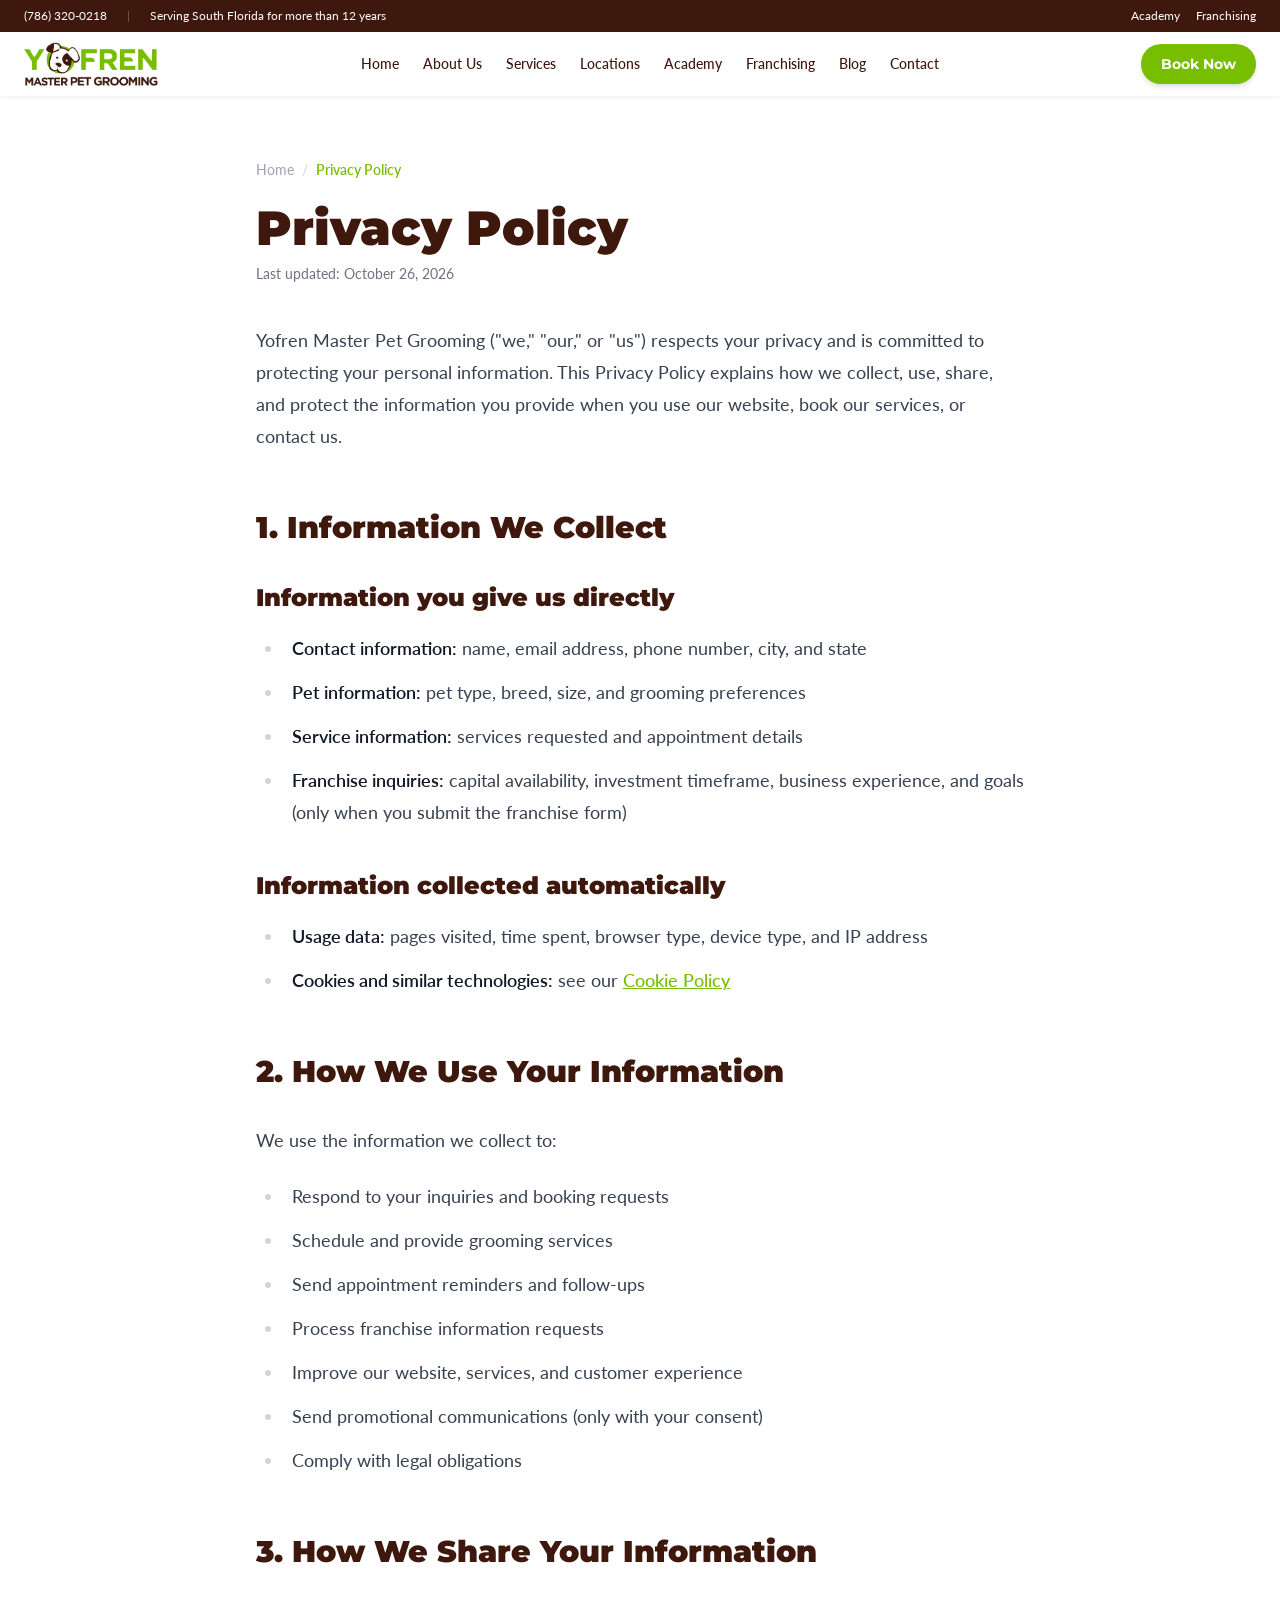
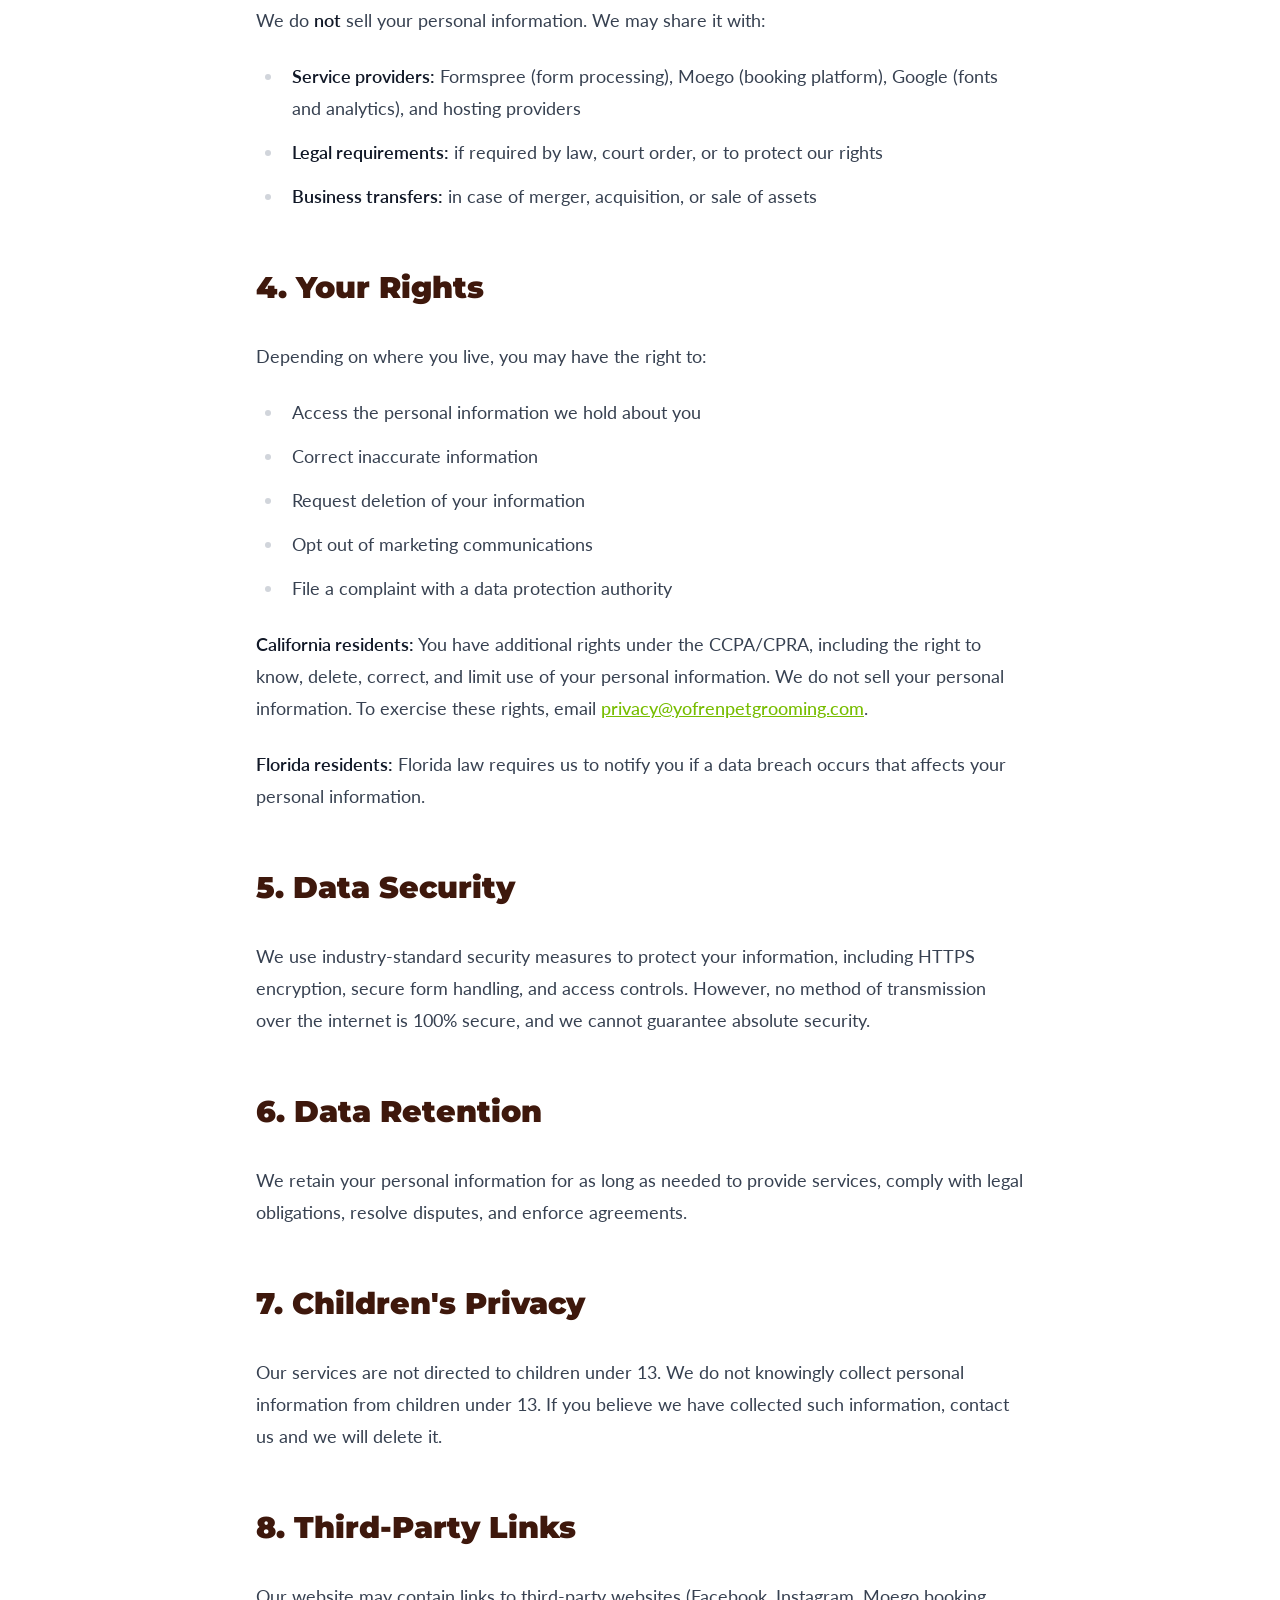
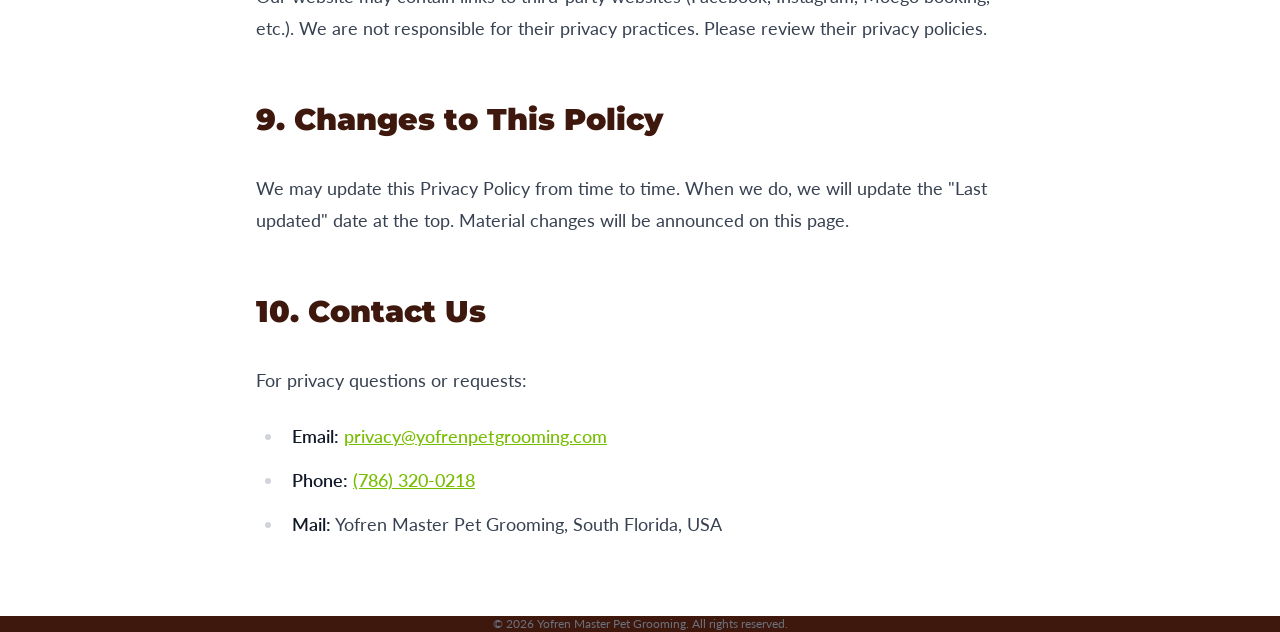
<file: privacy-policy.html>
<!DOCTYPE html>
<html lang="en">

<head>
    <meta charset="UTF-8">
    <meta name="viewport" content="width=device-width, initial-scale=1.0">
    <title>Privacy Policy | Yofren Master Pet Grooming</title>
    <meta name="robots" content="index, follow">
    <link rel="icon" type="image/ico" href="assets/images/icon-yofren.ico">
    <meta name="description"
        content="How Yofren Master Pet Grooming collects, uses, and protects your personal information.">
    <link rel="canonical" href="https://yofrenpetgrooming.com/privacy-policy.html">
    <link rel="stylesheet" href="assets/css/tailwind.css">
    <link rel="preconnect" href="https://fonts.googleapis.com">
    <link rel="preconnect" href="https://fonts.gstatic.com" crossorigin>
    <link
        href="https://fonts.googleapis.com/css2?family=Lato:wght@300;400;700;900&family=Montserrat:wght@600;700;800;900&family=Dancing+Script:wght@400;600;700&display=swap"
        rel="stylesheet">
    <style>
        body {
            font-family: 'Lato', sans-serif;
        }

        #mainNav {
            background: rgba(255, 255, 255, 0.97);
            backdrop-filter: blur(12px);
            box-shadow: 0 1px 3px rgba(0, 0, 0, 0.08);
        }

        #mainNav .nav-link {
            color: #3E180C;
            transition: color 0.2s;
        }

        #mainNav .nav-link:hover {
            color: #77BD00;
        }
            /* Academy/Franchising stay in the top bar on narrow screens */
        @media (max-width:1023.98px){.nav-extra{display:none!important}}
</style>
</head>

<body class="bg-white">

    <!-- TOP BAR -->
    <div class="bg-contrast text-white py-2 px-6 text-xs">
        <div class="container mx-auto flex justify-between items-center">
            <div class="flex items-center gap-5 font-lato">
                <a href="tel:+17863200218" class="hover:text-primary transition">(786) 320-0218</a>
                <span class="hidden sm:inline text-white/30">|</span>
                <span class="hidden sm:inline">Serving South Florida for more than 12 years</span>
            </div>
            <div class="flex items-center gap-4 font-lato">
                <a href="academy.html" class="hover:text-primary transition font-lato">Academy</a>
                <a href="franchise.html" class="hover:text-primary transition font-lato">Franchising</a>
            </div>        </div>
    </div>

    <!-- NAVBAR -->
    <nav id="mainNav" class="sticky top-0 z-50">
        <div class="container mx-auto px-6">
            <div class="flex items-center justify-between h-16">
                <a href="index.html"><img src="assets/images/Yofren_Logo(1).png" alt="Yofren Master Pet Grooming"
                        class="h-11 w-auto object-contain"></a>
                <div class="hidden md:flex items-center gap-6 font-lato font-medium text-sm">
                    <a href="index.html" class="nav-link">Home</a>
                    <a href="about.html" class="nav-link">About Us</a>
                    <a href="services.html" class="nav-link">Services</a>
                    <a href="locations.html" class="nav-link">Locations</a>
                    <a href="academy.html" class="nav-link nav-extra">Academy</a>
                    <a href="franchise.html" class="nav-link nav-extra">Franchising</a>
                    <a href="blog.html" class="nav-link">Blog</a>
                    <a href="contact.html" class="nav-link">Contact</a>
                </div>
                <a href="https://booking.moego.pet/ol/YofrenmasterpetgroomingFL/book" target="_blank"
                    class="bg-primary hover:bg-green-600 text-white font-stem font-bold text-sm px-5 py-2.5 rounded-full shadow-md transition">Book
                    Now</a>
            </div>
        </div>
    </nav>

    <!-- CONTENT -->
    <main class="py-16 px-6">
        <div class="container mx-auto max-w-3xl">

            <!-- Breadcrumb -->
            <div class="flex items-center gap-2 mb-6 text-sm font-lato">
                <a href="index.html" class="text-gray-400 hover:text-primary">Home</a>
                <span class="text-gray-300">/</span>
                <span class="text-primary font-semibold">Privacy Policy</span>
            </div>

            <h1 class="font-stem font-black text-contrast text-4xl md:text-5xl leading-tight mb-3">Privacy Policy</h1>
            <p class="font-lato text-gray-500 text-sm mb-10">Last updated: October 26, 2026</p>

            <div
                class="prose prose-lg max-w-none prose-headings:font-stem prose-headings:text-contrast prose-headings:font-black prose-a:text-primary prose-blockquote:border-primary">

                <p>Yofren Master Pet Grooming ("we," "our," or "us") respects your privacy and is committed to
                    protecting your personal information. This Privacy Policy explains how we collect, use, share, and
                    protect the information you provide when you use our website, book our services, or contact us.</p>

                <h2>1. Information We Collect</h2>

                <h3>Information you give us directly</h3>
                <ul>
                    <li><strong>Contact information:</strong> name, email address, phone number, city, and state</li>
                    <li><strong>Pet information:</strong> pet type, breed, size, and grooming preferences</li>
                    <li><strong>Service information:</strong> services requested and appointment details</li>
                    <li><strong>Franchise inquiries:</strong> capital availability, investment timeframe, business
                        experience, and goals (only when you submit the franchise form)</li>
                </ul>

                <h3>Information collected automatically</h3>
                <ul>
                    <li><strong>Usage data:</strong> pages visited, time spent, browser type, device type, and IP
                        address</li>
                    <li><strong>Cookies and similar technologies:</strong> see our <a href="cookie-policy.html">Cookie
                            Policy</a></li>
                </ul>

                <h2>2. How We Use Your Information</h2>
                <p>We use the information we collect to:</p>
                <ul>
                    <li>Respond to your inquiries and booking requests</li>
                    <li>Schedule and provide grooming services</li>
                    <li>Send appointment reminders and follow-ups</li>
                    <li>Process franchise information requests</li>
                    <li>Improve our website, services, and customer experience</li>
                    <li>Send promotional communications (only with your consent)</li>
                    <li>Comply with legal obligations</li>
                </ul>

                <h2>3. How We Share Your Information</h2>
                <p>We do <strong>not</strong> sell your personal information. We may share it with:</p>
                <ul>
                    <li><strong>Service providers:</strong> Formspree (form processing), Moego (booking platform),
                        Google (fonts and analytics), and hosting providers</li>
                    <li><strong>Legal requirements:</strong> if required by law, court order, or to protect our rights
                    </li>
                    <li><strong>Business transfers:</strong> in case of merger, acquisition, or sale of assets</li>
                </ul>

                <h2>4. Your Rights</h2>
                <p>Depending on where you live, you may have the right to:</p>
                <ul>
                    <li>Access the personal information we hold about you</li>
                    <li>Correct inaccurate information</li>
                    <li>Request deletion of your information</li>
                    <li>Opt out of marketing communications</li>
                    <li>File a complaint with a data protection authority</li>
                </ul>
                <p><strong>California residents:</strong> You have additional rights under the CCPA/CPRA, including the
                    right to know, delete, correct, and limit use of your personal information. We do not sell your
                    personal information. To exercise these rights, email <a
                        href="mailto:privacy@yofrenpetgrooming.com">privacy@yofrenpetgrooming.com</a>.</p>
                <p><strong>Florida residents:</strong> Florida law requires us to notify you if a data breach occurs
                    that affects your personal information.</p>

                <h2>5. Data Security</h2>
                <p>We use industry-standard security measures to protect your information, including HTTPS encryption,
                    secure form handling, and access controls. However, no method of transmission over the internet is
                    100% secure, and we cannot guarantee absolute security.</p>

                <h2>6. Data Retention</h2>
                <p>We retain your personal information for as long as needed to provide services, comply with legal
                    obligations, resolve disputes, and enforce agreements.</p>

                <h2>7. Children's Privacy</h2>
                <p>Our services are not directed to children under 13. We do not knowingly collect personal information
                    from children under 13. If you believe we have collected such information, contact us and we will
                    delete it.</p>

                <h2>8. Third-Party Links</h2>
                <p>Our website may contain links to third-party websites (Facebook, Instagram, Moego booking, etc.). We
                    are not responsible for their privacy practices. Please review their privacy policies.</p>

                <h2>9. Changes to This Policy</h2>
                <p>We may update this Privacy Policy from time to time. When we do, we will update the "Last updated"
                    date at the top. Material changes will be announced on this page.</p>

                <h2>10. Contact Us</h2>
                <p>For privacy questions or requests:</p>
                <ul>
                    <li><strong>Email:</strong> <a
                            href="mailto:privacy@yofrenpetgrooming.com">privacy@yofrenpetgrooming.com</a></li>
                    <li><strong>Phone:</strong> <a href="tel:+17863200218">(786) 320-0218</a></li>
                    <li><strong>Mail:</strong> Yofren Master Pet Grooming, South Florida, USA</li>
                </ul>

            </div>
        </div>
    </main>

    <!-- FOOTER SIMPLE -->
    <footer class="bg-contrast text-white py-10">
        <div class="container mx-auto px-6 text-center">
            <p class="font-lato text-gray-500 text-xs">&copy; 2026 Yofren Master Pet Grooming. All rights reserved.</p>
        </div>
    </footer>

    <script src="assets/js/script.js"></script>
</body>

</html>
</file>
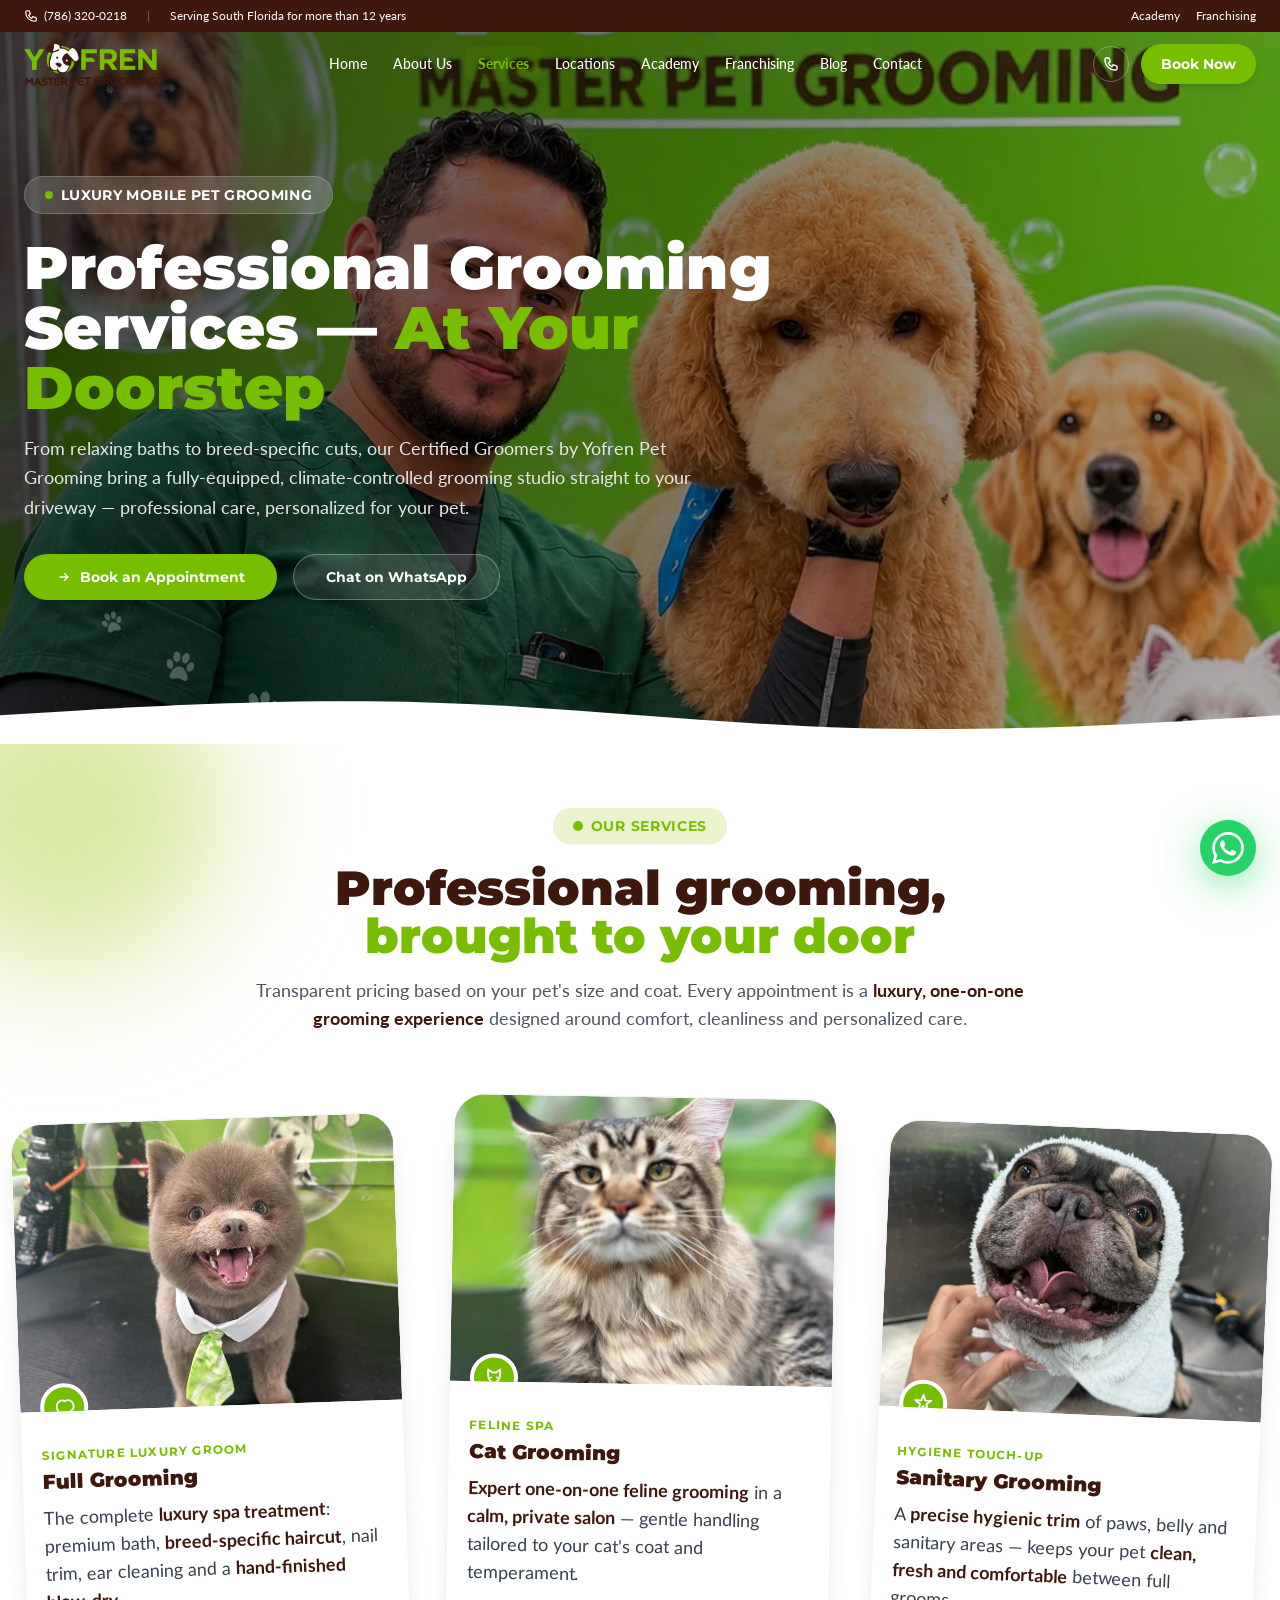
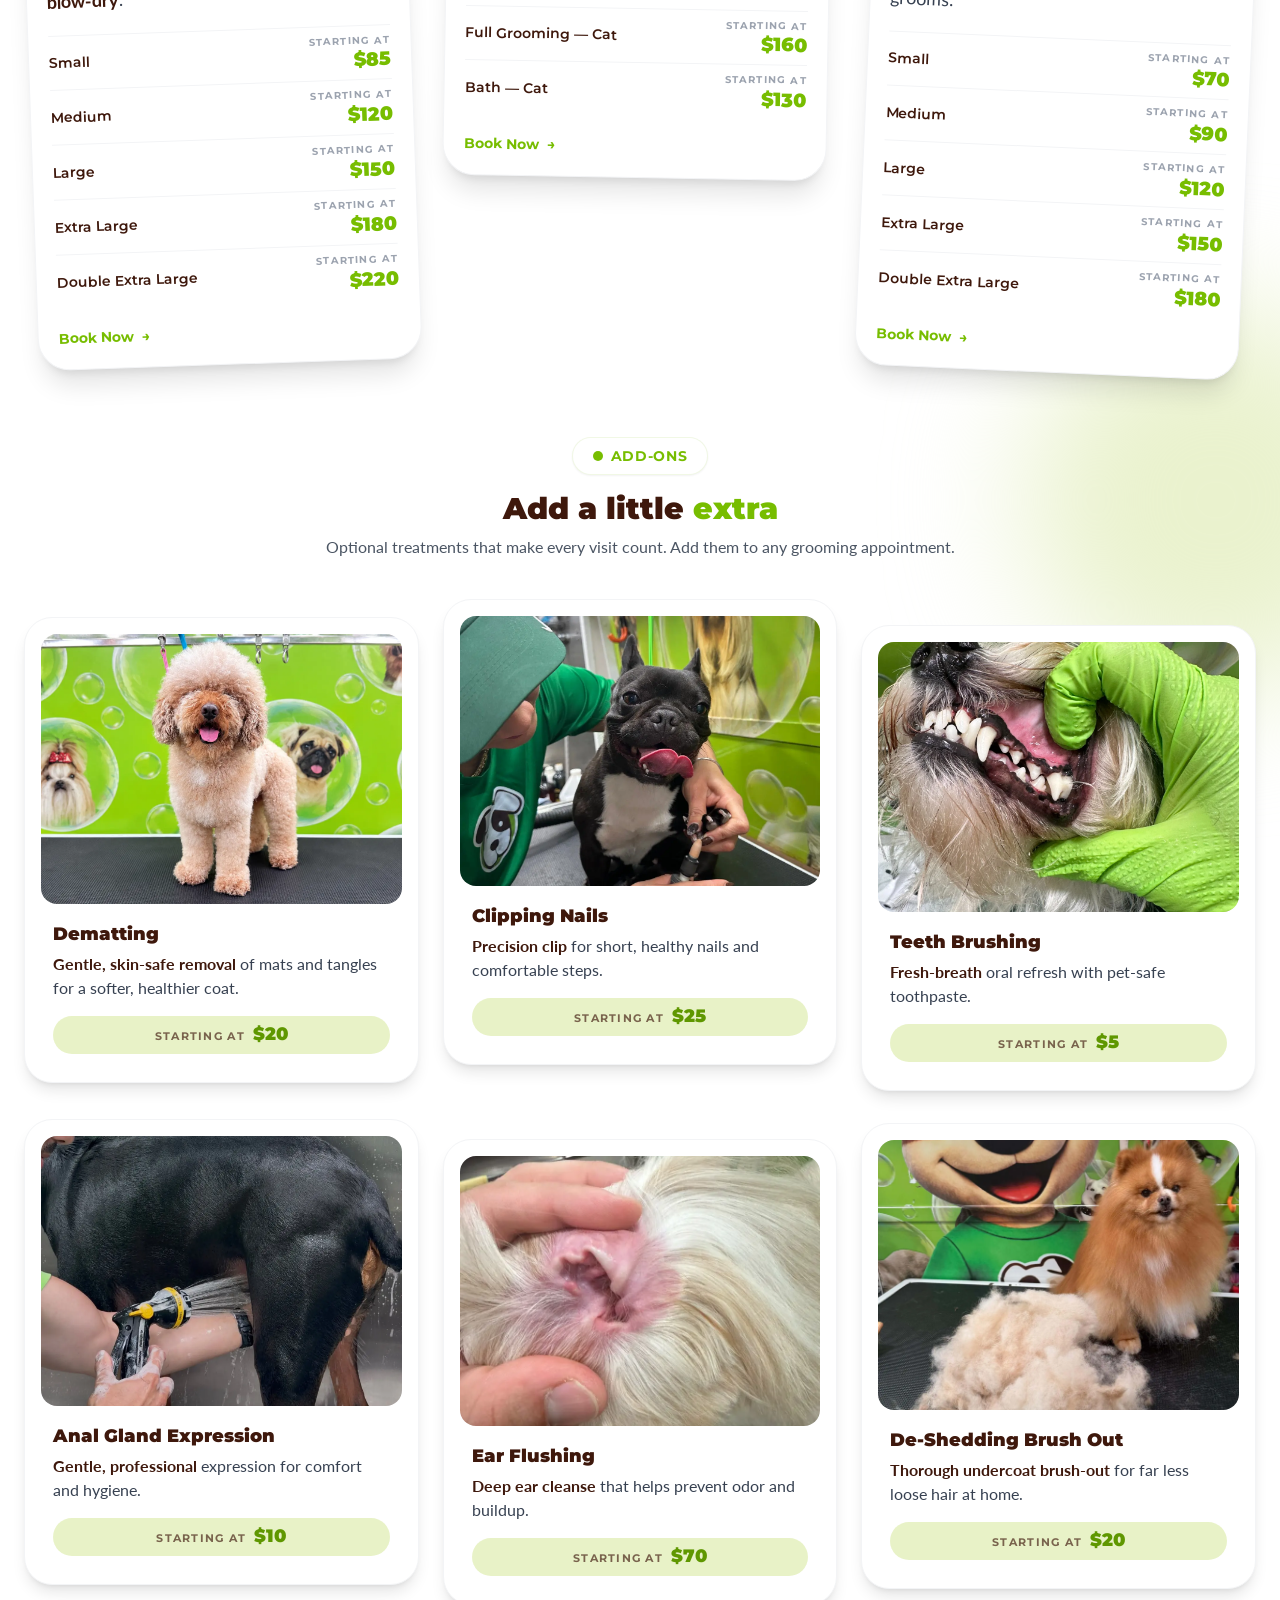
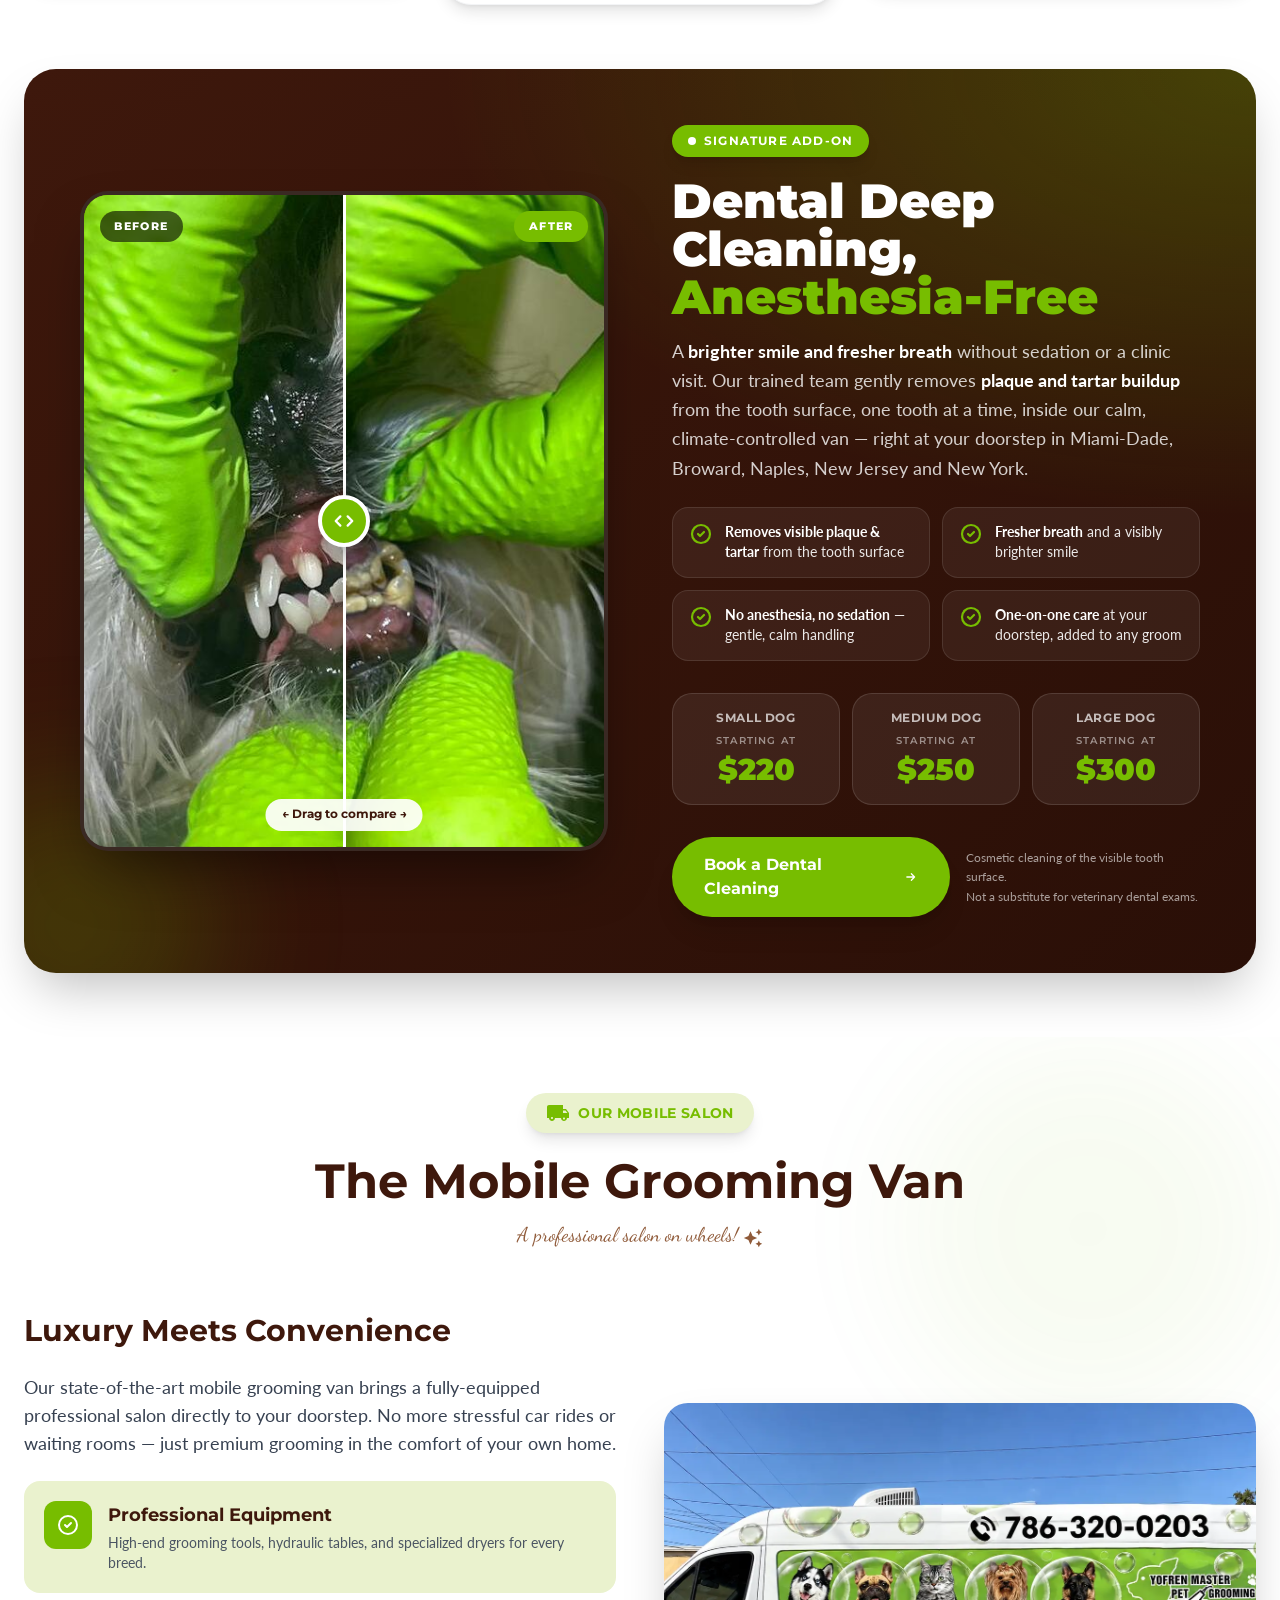
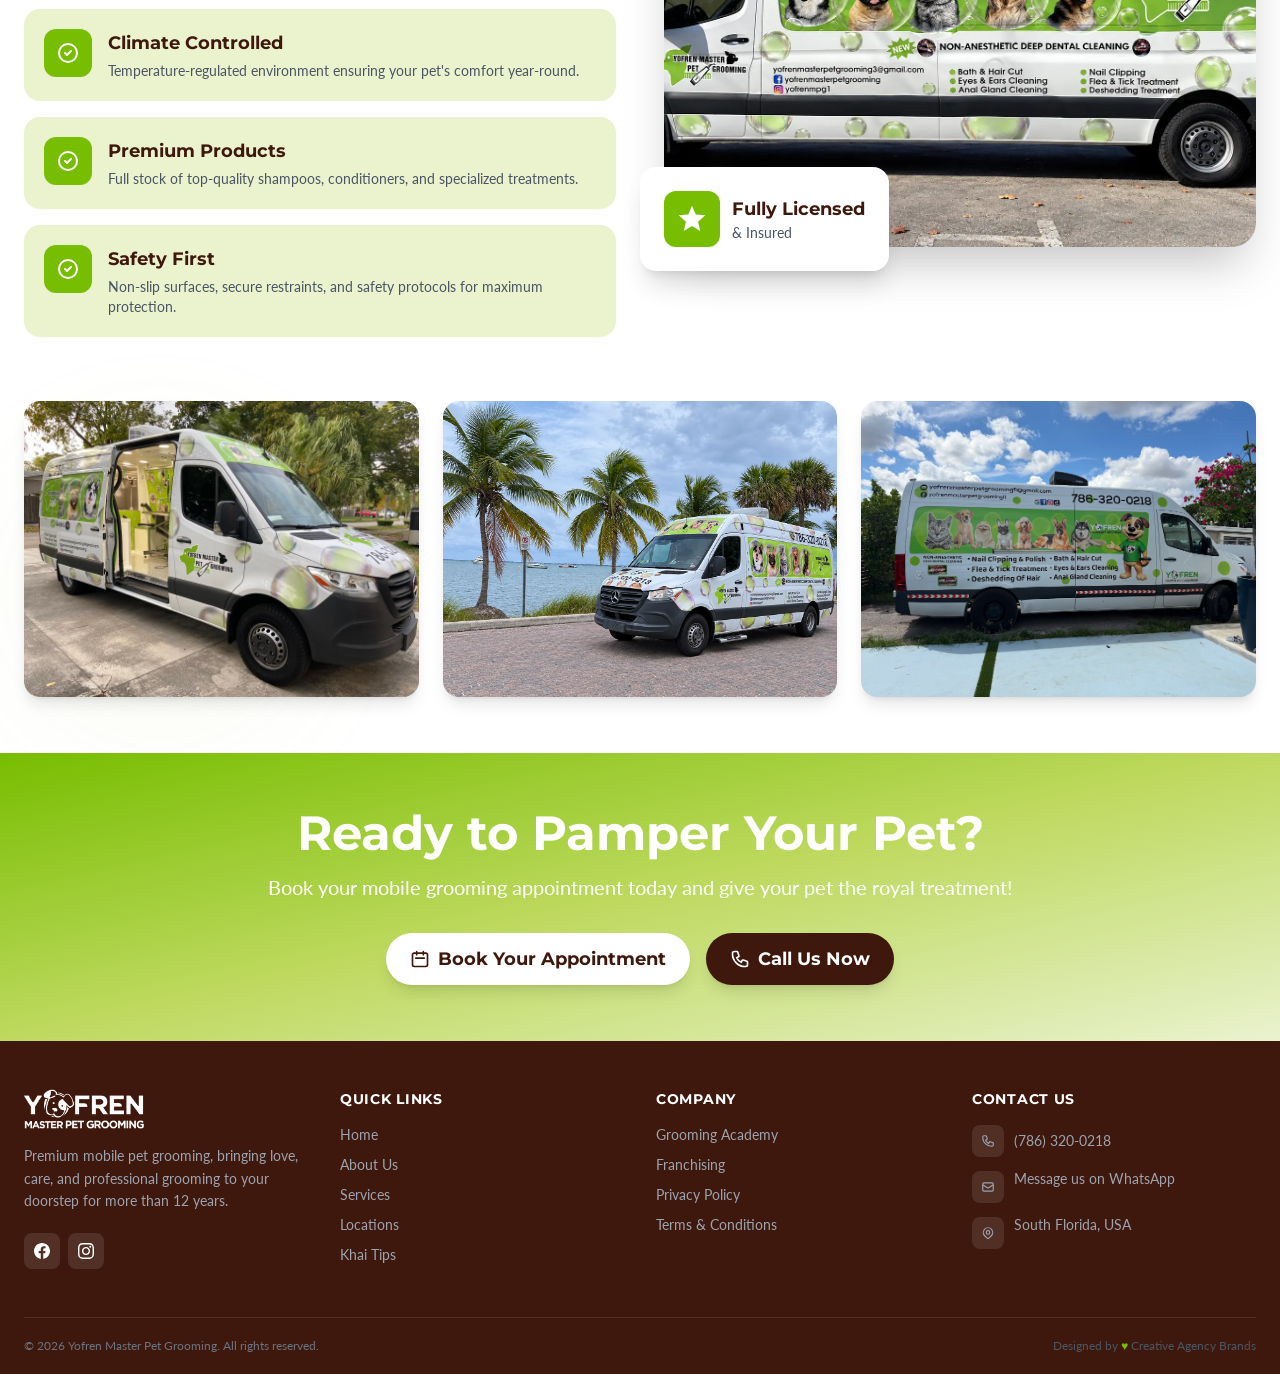
<file: services.html>
<!DOCTYPE html>
<html lang="en">
<head>
	<meta charset="utf-8">
	<meta content="width=device-width, initial-scale=1.0" name="viewport">
	<title>Luxury Mobile Dog &amp; Cat Grooming Services | Yofren Pet Grooming</title>
	<meta content="index, follow" name="robots">

	<!-- Favicon -->
	<link href="assets/images/icon-yofren.ico" rel="icon" type="image/x-icon">

	<!-- SEO Básico -->
	<meta content="Luxury mobile dog &amp; cat grooming in Miami-Dade, Broward, Naples, New Jersey &amp; New York. Full grooms, baths, dematting, de-shedding and more by Certified Groomers by Yofren Pet Grooming." name="description">
	<link href="https://yofrenpetgrooming.com/services.html" rel="canonical">

	<!-- Open Graph / Facebook / WhatsApp -->
	<meta content="website" property="og:type">
	<meta content="https://yofrenpetgrooming.com/services.html" property="og:url">
	<meta content="Luxury Mobile Dog &amp; Cat Grooming Services | Yofren Pet Grooming" property="og:title">
	<meta content="Luxury mobile dog &amp; cat grooming in Miami-Dade, Broward, Naples, New Jersey &amp; New York. Full grooms, baths, dematting, de-shedding and more by Certified Groomers by Yofren Pet Grooming." property="og:description">
	<meta content="https://yofrenpetgrooming.com/assets/images/services/heroservicios1.webp" property="og:image">

	<!-- Twitter Cards -->
	<meta content="summary_large_image" name="twitter:card">
	<meta content="https://yofrenpetgrooming.com/services.html" name="twitter:url">
	<meta content="Luxury Mobile Dog &amp; Cat Grooming Services | Yofren Pet Grooming" name="twitter:title">
	<meta content="Luxury mobile dog &amp; cat grooming in Miami-Dade, Broward, Naples, New Jersey &amp; New York. Full grooms, baths, dematting, de-shedding and more by Certified Groomers by Yofren Pet Grooming." name="twitter:description">
	<meta content="https://yofrenpetgrooming.com/assets/images/services/heroservicios1.webp" name="twitter:image">

	<link href="assets/css/tailwind.css" rel="stylesheet">
	<link href="https://fonts.googleapis.com" rel="preconnect">
	<link crossorigin="" href="https://fonts.gstatic.com" rel="preconnect">
	<link href="https://fonts.googleapis.com/css2?family=Lato:wght@300;400;700;900&amp;family=Montserrat:wght@600;700;800;900&amp;family=Dancing+Script:wght@400;600;700&amp;display=swap" rel="stylesheet">

	<style>
		html { scroll-behavior: smooth; }
		body { font-family: 'Lato', sans-serif; }

		/* "Starting at" price labels */
		.price-from { display: flex; flex-direction: column; align-items: flex-end; line-height: 1; flex-shrink: 0; }
		.price-from-label { font-family: 'Montserrat', sans-serif; font-weight: 700; font-size: .62rem; letter-spacing: .12em; text-transform: uppercase; color: #9ca3af; margin-bottom: .3rem; }
		.price-from-amount { font-family: 'Montserrat', sans-serif; font-weight: 900; font-size: 1.2rem; color: #77BD00; }
		.addon-price { display: flex; align-items: baseline; justify-content: center; gap: .5rem; background: rgba(190,217,95,.35); border-radius: 9999px; padding: .55rem 1rem; }
		.addon-price-label { font-family: 'Montserrat', sans-serif; font-weight: 700; font-size: .66rem; letter-spacing: .12em; text-transform: uppercase; color: #3e180c; opacity: .65; }
		.addon-price-amount { font-family: 'Montserrat', sans-serif; font-weight: 900; font-size: 1.15rem; color: #5f9700; line-height: 1; }
		.dental-from { font-family: 'Montserrat', sans-serif; font-weight: 600; font-size: .6rem; letter-spacing: .12em; text-transform: uppercase; color: rgba(255,255,255,.5); margin: .55rem 0 .2rem; }

		.card-hover-effect { transition: transform 0.3s ease, box-shadow 0.3s ease; }
		.card-hover-effect:hover { transform: translateY(-10px); box-shadow: 0 20px 40px rgba(119, 189, 0, 0.2); }

		.checkmark { transition: transform 0.2s ease; }
		.service-item:hover .checkmark { transform: scale(1.2) rotate(5deg); }

		.video-container { position: relative; padding-bottom: 56.25%; height: 0; overflow: hidden; }
		.video-container iframe { position: absolute; top: 0; left: 0; width: 100%; height: 100%; border-radius: 1.5rem; }

		.icon-green { color: #77BD00; }
		.icon-brown { color: #8F5A39; }
		.icon-container { display: inline-flex; align-items: center; justify-content: center; width: 2rem; height: 2rem; }

		#mainNav .nav-logo { filter: none; transition: filter 0.3s ease; }
		#mainNav .nav-link { color: white; transition: color 0.3s ease; }
		#mainNav .nav-link:hover { color: #77BD00; background: rgba(255, 255, 255, 0.1); }
		#mainNav .nav-phone { color: white; border-color: rgba(255, 255, 255, 0.3); transition: all 0.3s ease; }
		#mainNav .nav-phone:hover { background: #77BD00; border-color: #77BD00; }
		#mainNav .nav-mobile-btn { color: white; transition: color 0.3s ease; }

		#mainNav.nav-scrolled {
			background: rgba(255, 255, 255, 0.97);
			backdrop-filter: blur(12px);
			-webkit-backdrop-filter: blur(12px);
			box-shadow: 0 1px 3px rgba(0, 0, 0, 0.08);
			border-bottom: 1px solid rgba(0, 0, 0, 0.05);
		}
		#mainNav.nav-scrolled .nav-logo { filter: none; }
		#mainNav.nav-scrolled .nav-link { color: #3E180C; }
		#mainNav.nav-scrolled .nav-link:hover { color: #77BD00; background: rgba(119, 189, 0, 0.05); }
		#mainNav.nav-scrolled .nav-phone { color: #3E180C; border-color: #e5e7eb; }
		#mainNav.nav-scrolled .nav-phone:hover { color: white; background: #77BD00; border-color: #77BD00; }
		#mainNav.nav-scrolled .nav-mobile-btn { color: #3E180C; }

		#mainNav .nav-link.active-page { color: #77BD00 !important; background: rgba(119, 189, 0, 0.08); border-radius: 8px; }
		#mainNav.nav-scrolled .nav-link.active-page { color: #77BD00 !important; background: rgba(119, 189, 0, 0.08); }

		/* Staggered Services / Add-ons */
		.services-staggered-card { transition: transform .35s ease, box-shadow .35s ease; }
		.services-staggered-card:hover { transform: translateY(-12px) rotate(0deg) !important; box-shadow: 0 24px 55px rgba(79, 65, 53, .16); }
		@media (min-width: 1024px) {
			.services-staggered-card:nth-child(1) { transform: rotate(-2deg); margin-top: 22px; }
			.services-staggered-card:nth-child(2) { transform: rotate(1deg); margin-top: 0; }
			.services-staggered-card:nth-child(3) { transform: rotate(2.5deg); margin-top: 30px; }
		}
		.services-staggered-image { width: 100%; aspect-ratio: 4/3; object-fit: cover; transition: transform .5s ease; }
		.services-staggered-card:hover .services-staggered-image { transform: scale(1.06); }

		.addon-card { transition: transform .3s ease, box-shadow .3s ease; }
		.addon-card:hover { transform: translateY(-8px); box-shadow: 0 20px 45px rgba(79, 65, 53, .13); }
		@media (min-width: 1024px) {
			.addon-card:nth-child(1) { margin-top: 18px; }
			.addon-card:nth-child(2) { margin-top: 0; }
			.addon-card:nth-child(3) { margin-top: 26px; }
			.addon-card:nth-child(4) { margin-top: 4px; }
			.addon-card:nth-child(5) { margin-top: 24px; }
			.addon-card:nth-child(6) { margin-top: 8px; }
		}
			/* Tablet: 8 nav links don't fit, use the hamburger menu up to 1024px */@media (min-width:768px) and (max-width:1023.98px){#mainNav .hidden.md\:flex{display:none!important}#mainNav #mobileMenuBtn{display:block!important}#mainNav #mobileMenu:not(.hidden){display:block!important}}
</style>
	<script type="application/ld+json">
	{
	  "@context": "https://schema.org",
	  "@type": "Service",
	  "serviceType": "Luxury mobile pet grooming",
	  "name": "Luxury Mobile Dog & Cat Grooming",
	  "url": "https://yofrenpetgrooming.com/services.html",
	  "description": "Full grooms, bath & brush, dematting, de-shedding, cat grooming and add-ons performed by Certified Groomers by Yofren Pet Grooming inside a climate-controlled mobile van.",
	  "provider": { "@type": "LocalBusiness", "@id": "https://yofrenpetgrooming.com/#business", "name": "Yofren Master Pet Grooming", "telephone": "+1-786-320-0218" },
	  "areaServed": ["Miami-Dade County, FL", "Broward County, FL", "Naples, FL", "New Jersey", "New York"]
	}
	</script>
</head>

<body class="scroll-smooth">

	<!-- ============================================ -->
	<!-- TOP BAR + NAVBAR                            -->
	<!-- ============================================ -->
	<div class="bg-contrast text-white py-2 px-6 text-xs">
		<div class="container mx-auto flex justify-between items-center">
			<div class="flex items-center gap-5 font-lato">
				<a class="hover:text-primary transition flex items-center gap-1.5" href="tel:+17863200218">
					<svg class="w-3.5 h-3.5" fill="none" stroke="currentColor" viewBox="0 0 24 24">
						<path d="M3 5a2 2 0 012-2h3.28a1 1 0 01.948.684l1.498 4.493a1 1 0 01-.502 1.21l-2.257 1.13a11.042 11.042 0 005.516 5.516l1.13-2.257a1 1 0 011.21-.502l4.493 1.498a1 1 0 01.684.949V19a2 2 0 01-2 2h-1C9.716 21 3 14.284 3 6V5z" stroke-linecap="round" stroke-linejoin="round" stroke-width="2"></path>
					</svg>
					(786) 320-0218
				</a>
				<span class="hidden sm:inline text-white/30">|</span>
				<span class="hidden sm:inline">Serving South Florida for more than 12 years</span>
			</div>
			<div class="flex items-center gap-4 font-lato">
				<a class="hover:text-primary transition" href="academy.html">Academy</a>
				<a class="hover:text-primary transition" href="franchise.html">Franchising</a>			</div>
		</div>
	</div>

	<nav class="sticky top-0 z-50 transition-all duration-300" id="mainNav">
		<div class="container mx-auto px-6">
			<div class="flex items-center justify-between h-16">
				<div class="flex-shrink-0">
					<a class="block" href="index.html">
						<img alt="Yofren Master Pet Grooming Logo" class="nav-logo h-11 w-auto object-contain hover:opacity-80 transition" src="assets/images/Yofren_Logo(1).png">
					</a>
				</div>
				<div class="hidden md:flex items-center flex-1 justify-center">
					<ul class="flex items-center gap-0.5 font-lato font-medium text-sm flex-wrap justify-center">
						<li><a class="nav-link px-3 py-2 block" href="index.html">Home</a></li>
						<li><a class="nav-link px-3 py-2 block" href="about.html">About Us</a></li>
						<li><a class="nav-link active-page px-3 py-2 block" href="services.html">Services</a></li>
						<li><a class="nav-link px-3 py-2 block" href="locations.html">Locations</a></li>
						<li><a class="nav-link px-3 py-2 block" href="academy.html">Academy</a></li>
						<li><a class="nav-link px-3 py-2 block" href="franchise.html">Franchising</a></li>
						<li><a class="nav-link px-3 py-2 block" href="blog.html">Blog</a></li>
						<li><a class="nav-link px-3 py-2 block" href="contact.html">Contact</a></li>
					</ul>
				</div>
				<div class="hidden md:flex items-center gap-3 flex-shrink-0">
					<a class="nav-phone w-9 h-9 rounded-full border flex items-center justify-center hover:text-white transition-all duration-200" href="tel:+17863200218">
						<svg class="w-4 h-4" fill="none" stroke="currentColor" viewBox="0 0 24 24">
							<path d="M3 5a2 2 0 012-2h3.28a1 1 0 01.948.684l1.498 4.493a1 1 0 01-.502 1.21l-2.257 1.13a11.042 11.042 0 005.516 5.516l1.13-2.257a1 1 0 011.21-.502l4.493 1.498a1 1 0 01.684.949V19a2 2 0 01-2 2h-1C9.716 21 3 14.284 3 6V5z" stroke-linecap="round" stroke-linejoin="round" stroke-width="2"></path>
						</svg>
					</a>
					<a class="bg-primary hover:bg-green-600 text-white font-stem font-bold text-sm px-5 py-2.5 rounded-full shadow-md hover:shadow-lg transition-all duration-200 transform hover:scale-105" href="https://booking.moego.pet/ol/YofrenmasterpetgroomingFL/book" target="_blank">
						Book Now
					</a>
				</div>
<button id="mobileMenuBtn" class="nav-mobile-btn md:hidden p-2" aria-label="Open menu" aria-expanded="false" aria-controls="mobileMenu">
    <svg class="w-6 h-6" fill="currentColor" viewBox="0 0 24 24" aria-hidden="true">
        <rect class="icon-hamburger" x="3" y="6" width="18" height="2" rx="1"/>
        <rect class="icon-hamburger" x="3" y="11" width="18" height="2" rx="1"/>
        <rect class="icon-hamburger" x="3" y="16" width="18" height="2" rx="1"/>
        <path class="icon-close hidden" d="M19 6.41 17.59 5 12 10.59 6.41 5 5 6.41 10.59 12 5 17.59 6.41 19 12 13.41 17.59 19 19 17.59 13.41 12z"/>
    </svg>
</button>
			</div>
			<div class="hidden md:hidden pb-4" id="mobileMenu">
				<div class="bg-white/95 backdrop-blur-md rounded-xl p-3 shadow-lg mt-2">
					<ul class="space-y-0.5 font-lato font-medium text-sm mb-4">
						<li><a class="block px-3 py-2.5 rounded-lg hover:bg-primary/5 hover:text-primary transition text-contrast" href="index.html">Home</a></li>
						<li><a class="block px-3 py-2.5 rounded-lg hover:bg-primary/5 hover:text-primary transition text-contrast" href="about.html">About Us</a></li>
						<li><a class="block px-3 py-2.5 rounded-lg bg-primary/5 text-primary font-semibold" href="services.html">Services</a></li>
						<li><a class="block px-3 py-2.5 rounded-lg hover:bg-primary/5 hover:text-primary transition text-contrast" href="locations.html">Locations</a></li>
						<li><a class="block px-3 py-2.5 rounded-lg hover:bg-primary/5 hover:text-primary transition text-contrast" href="academy.html">Academy</a></li>
						<li><a class="block px-3 py-2.5 rounded-lg hover:bg-primary/5 hover:text-primary transition text-contrast" href="franchise.html">Franchising</a></li>
						<li><a class="block px-3 py-2.5 rounded-lg hover:bg-primary/5 hover:text-primary transition text-contrast" href="blog.html">Blog</a></li>
						<li><a class="block px-3 py-2.5 rounded-lg hover:bg-primary/5 hover:text-primary transition text-contrast" href="contact.html">Contact</a></li>
					</ul>
					<a class="block" href="https://booking.moego.pet/ol/YofrenmasterpetgroomingFL/book" target="_blank">
						<button class="bg-primary hover:bg-green-600 text-white font-stem font-bold text-sm px-6 py-3 rounded-full shadow-md w-full transition">
							Book Now
						</button>
					</a>
				</div>
			</div>
		</div>
	</nav>

	<!-- ============================================ -->
	<!-- HERO                                        -->
	<!-- ============================================ -->
	<section class="relative overflow-hidden min-h-[70vh] flex items-center -mt-16">
		<div class="absolute inset-0 z-0 bg-black">
			<picture>
				<source media="(max-width: 767px)" srcset="assets/images/services/heroserviciostlf.webp" type="image/webp">
				<source media="(min-width: 768px)" srcset="assets/images/services/heroservicios1.webp" type="image/webp">
				<img src="assets/images/services/heroservicios1.webp" alt="Yofren certified groomer with a freshly groomed doodle inside the mobile grooming van"
					class="w-full h-full object-cover"
					fetchpriority="high">
			</picture>
			<div class="absolute inset-0 bg-gradient-to-r from-black/70 via-black/50 to-black/30"></div>
		</div>
		<div class="container mx-auto max-w-7xl relative z-10 px-6 py-28 lg:py-36">
			<div class="max-w-3xl">
				<div class="inline-flex items-center gap-2 bg-white/15 backdrop-blur-md px-5 py-2 rounded-full mb-6 border border-white/20">
					<span class="w-2 h-2 bg-primary rounded-full animate-pulse"></span>
					<span class="font-stem font-bold text-white text-sm uppercase tracking-wide">Luxury Mobile Pet Grooming</span>
				</div>
				<h1 class="text-4xl md:text-5xl lg:text-6xl font-stem font-black text-white mb-4 leading-tight">
					Professional Grooming Services —
					<span class="text-primary">At Your Doorstep</span>
				</h1>
				<p class="text-lg font-lato text-gray-200 mb-8 leading-relaxed max-w-2xl">
					From relaxing baths to breed-specific cuts, our Certified Groomers by Yofren Pet Grooming bring a fully-equipped, climate-controlled
					grooming studio straight to your driveway — professional care, personalized for your pet.
				</p>
				<div class="flex flex-col sm:flex-row gap-4">
					<a class="bg-primary hover:bg-green-600 text-white font-stem font-bold text-sm px-8 py-3 rounded-full shadow-lg transition flex items-center justify-center gap-2" href="https://booking.moego.pet/ol/YofrenmasterpetgroomingFL/book" target="_blank">
						<svg class="w-4 h-4" fill="none" stroke="currentColor" viewBox="0 0 24 24">
							<path d="M13 7l5 5m0 0l-5 5m5-5H6" stroke-linecap="round" stroke-linejoin="round" stroke-width="2"></path>
						</svg>
						Book an Appointment
					</a>
					<a class="bg-white/10 hover:bg-white/20 text-white font-stem font-bold text-sm px-8 py-3 rounded-full border border-white/30 transition flex items-center justify-center gap-2" href="https://api.whatsapp.com/send/?phone=17863200218&amp;text&amp;type=phone_number&amp;app_absent=0" target="_blank">
						Chat on WhatsApp
					</a>
				</div>
			</div>
		</div>

		<!-- Paw print trail -->
		<svg class="hidden sm:block absolute bottom-28 left-[8%] w-5 h-5 text-white/25 rotate-[-15deg] z-10" fill="currentColor" viewBox="0 0 14 14">
			<path d="M 9.412959,0.00215164 C 8.1693111,0.14587964 7.4631991,1.5093558 7.3733471,2.6936522 7.2264421,3.7464942 7.6860601,5.0899481 8.7918901,5.3320382 9.750208,5.4175142 10.512633,4.5171926 10.825819,3.6583651 11.195679,2.5833906 11.206482,1.147845 10.309038,0.34250684 10.059753,0.12647084 9.739671,-0.00476426 9.412959,0.00215164 z m -5.0729339,0.056367 c -1.034807,0.074858 -1.5652,1.27744256 -1.493223,2.24276386 0.0088,1.2907239 0.717612,2.7424122 2.010186,3.0488129 0.963956,0.1042448 1.606661,-0.9181087 1.66656,-1.812036 0.123011,-1.3680543 -0.483132,-3.02530546 -1.855765,-3.43834986 -0.106687,-0.029465 -0.217332,-0.044089 -0.327758,-0.041191 z M 12.655043,4.2036246 c -1.388365,0.1017608 -2.266355,1.5813816 -2.326691,2.9184062 -0.07305,0.8707439 0.489487,1.9657608 1.436683,1.9057498 C 13.181597,8.8776256 14.035636,7.298817 14.00043,5.9270567 13.99133,5.1373276 13.490879,4.2365389 12.655043,4.2036246 z M 0.01075614,6.0085263 c -0.12855096,1.481506 0.908149,3.1560203 2.41413596,3.2493013 0.912778,-0.06096 1.343188,-1.121093 1.238576,-1.9598358 C 3.5801081,6.0604403 2.7526501,4.7931558 1.6775691,4.6275979 0.60248914,4.4620399 -0.00628982,5.221568 0.01075614,6.0085263 z M 7.1593651,7.2723472 c -1.411887,0.00329 -2.70277,0.9264694 -3.392913,2.1755314 -0.578235,0.9334254 -1.050947,1.9901564 -1.140853,3.1053424 0.01967,0.860048 0.840276,1.575842 1.663122,1.404534 1.173683,-0.152345 2.222485,-0.967418 3.44297,-0.8147 1.014283,0.08097 1.8507729,0.867482 2.8748439,0.856051 0.994345,0.03734 1.56796,-1.102139 1.188753,-1.994632 C 11.387234,10.726579 10.596107,9.6151936 9.746977,8.6142466 9.069618,7.87643 8.1824521,7.2396817 7.1593651,7.2723472 z"></path>
		</svg>
		<svg class="hidden sm:block absolute bottom-16 left-[13%] w-7 h-7 text-white/25 rotate-[10deg] z-10" fill="currentColor" viewBox="0 0 14 14">
			<path d="M 9.412959,0.00215164 C 8.1693111,0.14587964 7.4631991,1.5093558 7.3733471,2.6936522 7.2264421,3.7464942 7.6860601,5.0899481 8.7918901,5.3320382 9.750208,5.4175142 10.512633,4.5171926 10.825819,3.6583651 11.195679,2.5833906 11.206482,1.147845 10.309038,0.34250684 10.059753,0.12647084 9.739671,-0.00476426 9.412959,0.00215164 z m -5.0729339,0.056367 c -1.034807,0.074858 -1.5652,1.27744256 -1.493223,2.24276386 0.0088,1.2907239 0.717612,2.7424122 2.010186,3.0488129 0.963956,0.1042448 1.606661,-0.9181087 1.66656,-1.812036 0.123011,-1.3680543 -0.483132,-3.02530546 -1.855765,-3.43834986 -0.106687,-0.029465 -0.217332,-0.044089 -0.327758,-0.041191 z M 12.655043,4.2036246 c -1.388365,0.1017608 -2.266355,1.5813816 -2.326691,2.9184062 -0.07305,0.8707439 0.489487,1.9657608 1.436683,1.9057498 C 13.181597,8.8776256 14.035636,7.298817 14.00043,5.9270567 13.99133,5.1373276 13.490879,4.2365389 12.655043,4.2036246 z M 0.01075614,6.0085263 c -0.12855096,1.481506 0.908149,3.1560203 2.41413596,3.2493013 0.912778,-0.06096 1.343188,-1.121093 1.238576,-1.9598358 C 3.5801081,6.0604403 2.7526501,4.7931558 1.6775691,4.6275979 0.60248914,4.4620399 -0.00628982,5.221568 0.01075614,6.0085263 z M 7.1593651,7.2723472 c -1.411887,0.00329 -2.70277,0.9264694 -3.392913,2.1755314 -0.578235,0.9334254 -1.050947,1.9901564 -1.140853,3.1053424 0.01967,0.860048 0.840276,1.575842 1.663122,1.404534 1.173683,-0.152345 2.222485,-0.967418 3.44297,-0.8147 1.014283,0.08097 1.8507729,0.867482 2.8748439,0.856051 0.994345,0.03734 1.56796,-1.102139 1.188753,-1.994632 C 11.387234,10.726579 10.596107,9.6151936 9.746977,8.6142466 9.069618,7.87643 8.1824521,7.2396817 7.1593651,7.2723472 z"></path>
		</svg>
		<svg class="hidden sm:block absolute bottom-4 left-[19%] w-9 h-9 text-white/25 rotate-[-8deg] z-10" fill="currentColor" viewBox="0 0 14 14">
			<path d="M 9.412959,0.00215164 C 8.1693111,0.14587964 7.4631991,1.5093558 7.3733471,2.6936522 7.2264421,3.7464942 7.6860601,5.0899481 8.7918901,5.3320382 9.750208,5.4175142 10.512633,4.5171926 10.825819,3.6583651 11.195679,2.5833906 11.206482,1.147845 10.309038,0.34250684 10.059753,0.12647084 9.739671,-0.00476426 9.412959,0.00215164 z m -5.0729339,0.056367 c -1.034807,0.074858 -1.5652,1.27744256 -1.493223,2.24276386 0.0088,1.2907239 0.717612,2.7424122 2.010186,3.0488129 0.963956,0.1042448 1.606661,-0.9181087 1.66656,-1.812036 0.123011,-1.3680543 -0.483132,-3.02530546 -1.855765,-3.43834986 -0.106687,-0.029465 -0.217332,-0.044089 -0.327758,-0.041191 z M 12.655043,4.2036246 c -1.388365,0.1017608 -2.266355,1.5813816 -2.326691,2.9184062 -0.07305,0.8707439 0.489487,1.9657608 1.436683,1.9057498 C 13.181597,8.8776256 14.035636,7.298817 14.00043,5.9270567 13.99133,5.1373276 13.490879,4.2365389 12.655043,4.2036246 z M 0.01075614,6.0085263 c -0.12855096,1.481506 0.908149,3.1560203 2.41413596,3.2493013 0.912778,-0.06096 1.343188,-1.121093 1.238576,-1.9598358 C 3.5801081,6.0604403 2.7526501,4.7931558 1.6775691,4.6275979 0.60248914,4.4620399 -0.00628982,5.221568 0.01075614,6.0085263 z M 7.1593651,7.2723472 c -1.411887,0.00329 -2.70277,0.9264694 -3.392913,2.1755314 -0.578235,0.9334254 -1.050947,1.9901564 -1.140853,3.1053424 0.01967,0.860048 0.840276,1.575842 1.663122,1.404534 1.173683,-0.152345 2.222485,-0.967418 3.44297,-0.8147 1.014283,0.08097 1.8507729,0.867482 2.8748439,0.856051 0.994345,0.03734 1.56796,-1.102139 1.188753,-1.994632 C 11.387234,10.726579 10.596107,9.6151936 9.746977,8.6142466 9.069618,7.87643 8.1824521,7.2396817 7.1593651,7.2723472 z"></path>
		</svg>

		<!-- Wave divider into next section -->
		<div class="absolute bottom-0 left-0 right-0 z-10 leading-none">
			<svg class="w-full h-14 sm:h-20" preserveAspectRatio="none" viewBox="0 0 1440 100">
				<path d="M0,64L80,58.7C160,53,320,43,480,48C640,53,800,75,960,80C1120,85,1280,75,1360,69.3L1440,64L1440,100L1360,100C1280,100,1120,100,960,100C800,100,640,100,480,100C320,100,160,100,80,100L0,100Z" fill="#ffffff"></path>
			</svg>
		</div>
	</section>

	<!-- Services Tabs Section -->
			<!-- ============================================ -->
	<!-- SERVICES                                     -->
	<!-- ============================================ -->

	<section id="services" class="py-16 sm:py-24 px-6 bg-white relative overflow-hidden">
		<div class="absolute -top-24 -left-24 w-80 h-80 bg-secondary/60 rounded-full blur-3xl"></div>
		<div class="absolute top-1/3 -right-32 w-96 h-96 bg-background rounded-full blur-3xl"></div>

		<div class="container mx-auto max-w-7xl relative z-10">
			<div class="text-center max-w-3xl mx-auto mb-16">
				<div class="inline-flex items-center gap-2 bg-background px-5 py-2 rounded-full mb-5 shadow-sm">
					<span class="w-2.5 h-2.5 rounded-full bg-primary"></span>
					<span class="font-stem font-bold text-primary text-sm uppercase tracking-wider">Our Services</span>
				</div>
				<h2 class="text-3xl sm:text-4xl md:text-5xl font-stem font-black text-contrast leading-tight mb-4">
					Professional grooming, <span class="text-primary">brought to your door</span>
				</h2>
				<p class="text-base sm:text-lg font-lato text-gray-600 leading-relaxed">
					Transparent pricing based on your pet's size and coat. Every appointment is a <strong class="text-contrast">luxury, one-on-one grooming experience</strong> designed around comfort, cleanliness and personalized care.
				</p>
			</div>

			<!-- MAIN SERVICE CARDS -->
			<div class="grid md:grid-cols-3 gap-8 lg:gap-10 items-start mb-16">

				<!-- FULL GROOMING -->
				<article class="services-staggered-card bg-white rounded-[2rem] overflow-hidden border border-gray-100 shadow-xl">
					<div class="relative overflow-hidden">
						<img alt="Full dog grooming service" class="services-staggered-image w-full" loading="lazy" src="assets/images/services/dogservice.webp">
						<div class="absolute left-5 bottom-[-20px] w-12 h-12 rounded-full bg-primary text-white flex items-center justify-center shadow-lg border-4 border-white">
							<svg class="w-6 h-6" fill="none" stroke="currentColor" viewBox="0 0 24 24"><path d="M4.5 11.5c0-3.6 2.4-6.5 5.5-6.5 1.1 0 2.1.4 3 1.1.9-.7 1.9-1.1 3-1.1 3.1 0 5.5 2.9 5.5 6.5S17.1 18 13 18h-2c-4.1 0-6.5-2.9-6.5-6.5Z" stroke-linecap="round" stroke-linejoin="round" stroke-width="1.8"></path></svg>
						</div>
					</div>
					<div class="p-5 sm:p-7 pt-9">
						<p class="font-stem font-bold text-primary text-xs uppercase tracking-widest mb-1">Signature Luxury Groom</p>
						<h3 class="text-xl sm:text-2xl font-stem font-black text-contrast mb-2">Full Grooming</h3>
						<p class="font-lato text-gray-700 leading-relaxed mb-5 text-base sm:text-lg">The complete <strong class="text-contrast">luxury spa treatment</strong>: premium bath, <strong class="text-contrast">breed-specific haircut</strong>, nail trim, ear cleaning and a <strong class="text-contrast">hand-finished blow-dry</strong>.</p>

						<div class="border-t border-gray-100 pt-3 mb-4">
							<div class="flex items-center justify-between py-2.5 border-b border-gray-100">
								<p class="font-stem font-semibold text-contrast text-sm">Small</p>
								<span class="price-from"><span class="price-from-label">Starting at</span><span class="price-from-amount">$85</span></span>
							</div>
							<div class="flex items-center justify-between py-2.5 border-b border-gray-100">
								<p class="font-stem font-semibold text-contrast text-sm">Medium</p>
								<span class="price-from"><span class="price-from-label">Starting at</span><span class="price-from-amount">$120</span></span>
							</div>
							<div class="flex items-center justify-between py-2.5 border-b border-gray-100">
								<p class="font-stem font-semibold text-contrast text-sm">Large</p>
								<span class="price-from"><span class="price-from-label">Starting at</span><span class="price-from-amount">$150</span></span>
							</div>
							<div class="flex items-center justify-between py-2.5 border-b border-gray-100">
								<p class="font-stem font-semibold text-contrast text-sm">Extra Large</p>
								<span class="price-from"><span class="price-from-label">Starting at</span><span class="price-from-amount">$180</span></span>
							</div>
							<div class="flex items-center justify-between py-2.5">
								<p class="font-stem font-semibold text-contrast text-sm">Double Extra Large</p>
								<span class="price-from"><span class="price-from-label">Starting at</span><span class="price-from-amount">$220</span></span>
							</div>
						</div>

						<a class="inline-flex items-center gap-2 text-primary font-stem font-bold text-sm hover:gap-3 transition-all" href="https://booking.moego.pet/ol/YofrenmasterpetgroomingFL/book" target="_blank" rel="noopener noreferrer">Book Now <span>→</span></a>
					</div>
				</article>

				<!-- CAT GROOMING -->
				<article class="services-staggered-card bg-white rounded-[2rem] overflow-hidden border border-gray-100 shadow-xl">
					<div class="relative overflow-hidden">
						<img alt="Cat grooming service" class="services-staggered-image w-full" loading="lazy" src="assets/images/services/catservice.webp">
						<div class="absolute left-5 bottom-[-20px] w-12 h-12 rounded-full bg-primary text-white flex items-center justify-center shadow-lg border-4 border-white">
							<svg class="w-6 h-6" fill="none" stroke="currentColor" viewBox="0 0 24 24"><path d="M6 9V4l4 3h4l4-3v5c0 5-2.7 8-6 8s-6-3-6-8Zm3 3h.01M15 12h.01" stroke-linecap="round" stroke-linejoin="round" stroke-width="1.8"></path></svg>
						</div>
					</div>
					<div class="p-5 sm:p-7 pt-9">
						<p class="font-stem font-bold text-primary text-xs uppercase tracking-widest mb-1">Feline Spa</p>
						<h3 class="text-xl sm:text-2xl font-stem font-black text-contrast mb-2">Cat Grooming</h3>
						<p class="font-lato text-gray-700 leading-relaxed mb-5 text-base sm:text-lg"><strong class="text-contrast">Expert one-on-one feline grooming</strong> in a <strong class="text-contrast">calm, private salon</strong> — gentle handling tailored to your cat's coat and temperament.</p>

						<div class="border-t border-gray-100 pt-3 mb-4">
							<div class="flex items-center justify-between py-2.5 border-b border-gray-100">
								<p class="font-stem font-semibold text-contrast text-sm">Full Grooming — Cat</p>
								<span class="price-from"><span class="price-from-label">Starting at</span><span class="price-from-amount">$160</span></span>
							</div>
							<div class="flex items-center justify-between py-2.5">
								<p class="font-stem font-semibold text-contrast text-sm">Bath — Cat</p>
								<span class="price-from"><span class="price-from-label">Starting at</span><span class="price-from-amount">$130</span></span>
							</div>
						</div>

						<a class="inline-flex items-center gap-2 text-primary font-stem font-bold text-sm hover:gap-3 transition-all" href="https://booking.moego.pet/ol/YofrenmasterpetgroomingFL/book" target="_blank" rel="noopener noreferrer">Book Now <span>→</span></a>
					</div>
				</article>

				<!-- SANITARY GROOMING -->
				<article class="services-staggered-card bg-white rounded-[2rem] overflow-hidden border border-gray-100 shadow-xl">
					<div class="relative overflow-hidden">
						<img alt="Sanitary grooming service" class="services-staggered-image w-full" loading="lazy" src="assets/images/services/sanitary.webp">
						<div class="absolute left-5 bottom-[-20px] w-12 h-12 rounded-full bg-primary text-white flex items-center justify-center shadow-lg border-4 border-white">
							<svg class="w-6 h-6" fill="none" stroke="currentColor" viewBox="0 0 24 24"><path d="M12 3l1.9 5.8H20l-4.9 3.6 1.9 5.8-5-3.6-5 3.6 1.9-5.8L4 8.8h6.1L12 3z" stroke-linecap="round" stroke-linejoin="round" stroke-width="1.8"></path></svg>
						</div>
					</div>
					<div class="p-5 sm:p-7 pt-9">
						<p class="font-stem font-bold text-primary text-xs uppercase tracking-widest mb-1">Hygiene Touch-Up</p>
						<h3 class="text-xl sm:text-2xl font-stem font-black text-contrast mb-2">Sanitary Grooming</h3>
						<p class="font-lato text-gray-700 leading-relaxed mb-5 text-base sm:text-lg">A <strong class="text-contrast">precise hygienic trim</strong> of paws, belly and sanitary areas — keeps your pet <strong class="text-contrast">clean, fresh and comfortable</strong> between full grooms.</p>

						<div class="border-t border-gray-100 pt-3 mb-4">
							<div class="flex items-center justify-between py-2.5 border-b border-gray-100">
								<p class="font-stem font-semibold text-contrast text-sm">Small</p>
								<span class="price-from"><span class="price-from-label">Starting at</span><span class="price-from-amount">$70</span></span>
							</div>
							<div class="flex items-center justify-between py-2.5 border-b border-gray-100">
								<p class="font-stem font-semibold text-contrast text-sm">Medium</p>
								<span class="price-from"><span class="price-from-label">Starting at</span><span class="price-from-amount">$90</span></span>
							</div>
							<div class="flex items-center justify-between py-2.5 border-b border-gray-100">
								<p class="font-stem font-semibold text-contrast text-sm">Large</p>
								<span class="price-from"><span class="price-from-label">Starting at</span><span class="price-from-amount">$120</span></span>
							</div>
							<div class="flex items-center justify-between py-2.5 border-b border-gray-100">
								<p class="font-stem font-semibold text-contrast text-sm">Extra Large</p>
								<span class="price-from"><span class="price-from-label">Starting at</span><span class="price-from-amount">$150</span></span>
							</div>
							<div class="flex items-center justify-between py-2.5">
								<p class="font-stem font-semibold text-contrast text-sm">Double Extra Large</p>
								<span class="price-from"><span class="price-from-label">Starting at</span><span class="price-from-amount">$180</span></span>
							</div>
						</div>

						<a class="inline-flex items-center gap-2 text-primary font-stem font-bold text-sm hover:gap-3 transition-all" href="https://booking.moego.pet/ol/YofrenmasterpetgroomingFL/book" target="_blank" rel="noopener noreferrer">Book Now <span>→</span></a>
					</div>
				</article>

			</div>

			<!-- ADD-ONS -->
			<div class="mt-12">
				<div class="text-center mb-10">
					<div class="inline-flex items-center gap-2 bg-white px-5 py-2 rounded-full mb-4 shadow-sm border border-primary/10">
						<span class="w-2.5 h-2.5 rounded-full bg-primary"></span>
						<span class="font-stem font-bold text-primary text-sm uppercase tracking-wider">Add-ons</span>
					</div>
					<h3 class="text-2xl sm:text-3xl font-stem font-black text-contrast mb-2">Add a little <span class="text-primary">extra</span></h3>
					<p class="font-lato text-gray-600 text-sm sm:text-base max-w-2xl mx-auto">Optional treatments that make every visit count. Add them to any grooming appointment.</p>
				</div>

				<div class="grid sm:grid-cols-2 lg:grid-cols-3 gap-6 items-start">

					<article class="addon-card bg-white rounded-[1.75rem] p-4 shadow-lg border border-gray-100">
						<div class="relative rounded-2xl overflow-hidden" style="aspect-ratio:4/3">
							<img alt="Dematting add-on for tangled and matted coats" class="absolute inset-0 w-full h-full object-cover" loading="lazy" src="assets/images/services/dematting.webp">
						</div>
						<div class="p-3 pt-4">
							<h4 class="font-stem font-black text-lg text-contrast mb-1">Dematting</h4>
							<p class="font-lato text-sm sm:text-base text-gray-700 mb-4"><strong class="text-contrast">Gentle, skin-safe removal</strong> of mats and tangles for a softer, healthier coat.</p>
							<div class="addon-price"><span class="addon-price-label">Starting at</span><span class="addon-price-amount">$20</span></div>
						</div>
					</article>

					<article class="addon-card bg-white rounded-[1.75rem] p-4 shadow-lg border border-gray-100">
						<div class="relative rounded-2xl overflow-hidden" style="aspect-ratio:4/3">
							<img alt="Clipping nails add-on" class="absolute inset-0 w-full h-full object-cover" loading="lazy" src="assets/images/services/nails.webp">
						</div>
						<div class="p-3 pt-4">
							<h4 class="font-stem font-black text-lg text-contrast mb-1">Clipping Nails</h4>
							<p class="font-lato text-sm sm:text-base text-gray-700 mb-4"><strong class="text-contrast">Precision clip</strong> for short, healthy nails and comfortable steps.</p>
							<div class="addon-price"><span class="addon-price-label">Starting at</span><span class="addon-price-amount">$25</span></div>
						</div>
					</article>

					<article class="addon-card bg-white rounded-[1.75rem] p-4 shadow-lg border border-gray-100">
						<div class="relative rounded-2xl overflow-hidden" style="aspect-ratio:4/3">
							<img alt="Teeth brushing add-on" class="absolute inset-0 w-full h-full object-cover" loading="lazy" src="assets/images/services/dental.webp">
						</div>
						<div class="p-3 pt-4">
							<h4 class="font-stem font-black text-lg text-contrast mb-1">Teeth Brushing</h4>
							<p class="font-lato text-sm sm:text-base text-gray-700 mb-4"><strong class="text-contrast">Fresh-breath</strong> oral refresh with pet-safe toothpaste.</p>
							<div class="addon-price"><span class="addon-price-label">Starting at</span><span class="addon-price-amount">$5</span></div>
						</div>
					</article>

					<article class="addon-card bg-white rounded-[1.75rem] p-4 shadow-lg border border-gray-100">
						<div class="relative rounded-2xl overflow-hidden" style="aspect-ratio:4/3">
							<img alt="Anal gland expression add-on" class="absolute inset-0 w-full h-full object-cover" loading="lazy" src="assets/images/services/gland.webp">
						</div>
						<div class="p-3 pt-4">
							<h4 class="font-stem font-black text-lg text-contrast mb-1">Anal Gland Expression</h4>
							<p class="font-lato text-sm sm:text-base text-gray-700 mb-4"><strong class="text-contrast">Gentle, professional</strong> expression for comfort and hygiene.</p>
							<div class="addon-price"><span class="addon-price-label">Starting at</span><span class="addon-price-amount">$10</span></div>
						</div>
					</article>

					<article class="addon-card bg-white rounded-[1.75rem] p-4 shadow-lg border border-gray-100">
						<div class="relative rounded-2xl overflow-hidden" style="aspect-ratio:4/3">
							<img alt="Ear flushing add-on" class="absolute inset-0 w-full h-full object-cover" loading="lazy" src="assets/images/services/ear.webp">
						</div>
						<div class="p-3 pt-4">
							<h4 class="font-stem font-black text-lg text-contrast mb-1">Ear Flushing</h4>
							<p class="font-lato text-sm sm:text-base text-gray-700 mb-4"><strong class="text-contrast">Deep ear cleanse</strong> that helps prevent odor and buildup.</p>
							<div class="addon-price"><span class="addon-price-label">Starting at</span><span class="addon-price-amount">$70</span></div>
						</div>
					</article>

					<article class="addon-card bg-white rounded-[1.75rem] p-4 shadow-lg border border-gray-100">
						<div class="relative rounded-2xl overflow-hidden" style="aspect-ratio:4/3">
							<img alt="De-shedding brush out add-on" class="absolute inset-0 w-full h-full object-cover" loading="lazy" src="assets/images/services/desheding.webp">
						</div>
						<div class="p-3 pt-4">
							<h4 class="font-stem font-black text-lg text-contrast mb-1">De-Shedding Brush Out</h4>
							<p class="font-lato text-sm sm:text-base text-gray-700 mb-4"><strong class="text-contrast">Thorough undercoat brush-out</strong> for far less loose hair at home.</p>
							<div class="addon-price"><span class="addon-price-label">Starting at</span><span class="addon-price-amount">$20</span></div>
						</div>
					</article>

				</div>
			</div>

			<!-- DENTAL DEEP CLEANING — SHOWCASE -->
			<style>
				.dental-showcase { background: radial-gradient(120% 90% at 100% 0%, rgba(119,189,0,.28) 0%, rgba(119,189,0,0) 55%), linear-gradient(135deg, #3e180c 0%, #2a0f07 100%); }
				.ba-slider { position: relative; aspect-ratio: 4 / 5; border-radius: 1.75rem; overflow: hidden; box-shadow: 0 30px 60px -20px rgba(0,0,0,.55); border: 4px solid rgba(255,255,255,.12); --pos: 50%; user-select: none; touch-action: pan-y; background: #1f0b05; }
				.ba-slider img { position: absolute; inset: 0; width: 100%; height: 100%; object-fit: cover; pointer-events: none; }
				.ba-slider .ba-before { clip-path: inset(0 calc(100% - var(--pos)) 0 0); }
				.ba-slider .ba-line { position: absolute; top: 0; bottom: 0; left: var(--pos); width: 3px; margin-left: -1.5px; background: #fff; box-shadow: 0 0 12px rgba(0,0,0,.35); pointer-events: none; }
				.ba-slider .ba-knob { position: absolute; top: 50%; left: var(--pos); width: 52px; height: 52px; margin: -26px 0 0 -26px; border-radius: 9999px; background: #77BD00; border: 4px solid #fff; box-shadow: 0 8px 24px rgba(0,0,0,.35); display: flex; align-items: center; justify-content: center; color: #fff; pointer-events: none; transition: transform .2s ease; }
				.ba-slider:hover .ba-knob { transform: scale(1.08); }
				.ba-slider input[type=range] { position: absolute; inset: 0; width: 100%; height: 100%; margin: 0; opacity: 0; cursor: ew-resize; z-index: 5; }
				.ba-slider input[type=range]:focus-visible ~ .ba-knob { outline: 3px solid #77BD00; outline-offset: 4px; }
				.ba-tag { position: absolute; top: 1rem; z-index: 4; font-family: 'Montserrat', sans-serif; font-weight: 800; font-size: .7rem; letter-spacing: .12em; text-transform: uppercase; padding: .45rem .9rem; border-radius: 9999px; pointer-events: none; }
				.ba-tag-before { left: 1rem; background: rgba(0,0,0,.6); color: #fff; backdrop-filter: blur(6px); }
				.ba-tag-after { right: 1rem; background: #77BD00; color: #fff; }
				.ba-hint { position: absolute; bottom: 1rem; left: 50%; transform: translateX(-50%); z-index: 4; background: rgba(255,255,255,.92); color: #3e180c; font-family: 'Montserrat', sans-serif; font-weight: 700; font-size: .72rem; padding: .45rem 1rem; border-radius: 9999px; white-space: nowrap; pointer-events: none; }
				/* Single-photo mode (no "before" photo uploaded yet) */
				/* Placeholder shown on the "before" side until dental-before.webp is uploaded */
				.ba-slider .ba-placeholder { position: absolute; inset: 0; display: none; flex-direction: column; align-items: center; justify-content: center; gap: .6rem; padding-right: 50%; text-align: center; color: rgba(255,255,255,.75); background: repeating-linear-gradient(135deg, #2a0f07 0 14px, #331409 14px 28px); font-family: 'Montserrat', sans-serif; }
				.ba-slider .ba-placeholder svg { width: 2.5rem; height: 2.5rem; color: #77BD00; }
				.ba-slider .ba-placeholder span { font-weight: 800; font-size: .8rem; letter-spacing: .1em; text-transform: uppercase; }
				.ba-slider.ba-missing .ba-placeholder { display: flex; }
				.ba-slider.ba-missing img.ba-before { visibility: hidden; }
				.dental-benefit { display: flex; align-items: flex-start; gap: .75rem; background: rgba(255,255,255,.06); border: 1px solid rgba(255,255,255,.1); border-radius: 1rem; padding: .9rem 1rem; }
				.dental-benefit svg { flex-shrink: 0; width: 1.5rem; height: 1.5rem; color: #77BD00; }
				.dental-glow { bottom: -6rem; left: -6rem; }
				.dental-media { max-width: 28rem; }
				@media (min-width: 1024px) { .dental-media { max-width: none; } }
				.dental-prices { display: grid; grid-template-columns: repeat(3, minmax(0, 1fr)); gap: .75rem; }
				@media (min-width: 640px) { .dental-cta { align-items: center; } }
				.dental-price { background: rgba(255,255,255,.07); border: 1px solid rgba(255,255,255,.12); border-radius: 1.25rem; padding: 1rem .75rem; text-align: center; transition: transform .25s ease, background .25s ease, border-color .25s ease; }
				.dental-showcase .grid > * { min-width: 0; }
				@media (max-width: 420px) {
					.dental-price { padding: .8rem .35rem; }
					.dental-price p:first-child { font-size: .6rem; letter-spacing: .04em; }
				}
				.dental-price:hover { transform: translateY(-4px); background: rgba(119,189,0,.18); border-color: rgba(119,189,0,.6); }
			</style>

			<article id="dental-cleaning" class="dental-showcase mt-16 rounded-[2rem] overflow-hidden shadow-2xl relative">
				<div class="dental-glow absolute w-72 h-72 bg-primary/20 rounded-full blur-3xl pointer-events-none"></div>
				<div class="relative grid lg:grid-cols-2 gap-10 lg:gap-16 items-center p-6 sm:p-10 lg:p-14">

					<!-- Before / After -->
					<div class="dental-media w-full mx-auto">
						<div class="ba-slider" id="dentalBA">
							<img class="ba-after" src="assets/images/services/before-6.jpeg" alt="After: clean, white dog teeth following a Yofren anesthesia-free dental deep cleaning" loading="lazy">
							<img class="ba-before" src="assets/images/services/after-6.jpeg" alt="Before: dog teeth with plaque and tartar buildup prior to dental deep cleaning">
							<div class="ba-before ba-placeholder" aria-hidden="true">
								<svg fill="none" stroke="currentColor" stroke-width="1.8" viewBox="0 0 24 24"><path stroke-linecap="round" stroke-linejoin="round" d="M3 9a2 2 0 012-2h.93a2 2 0 001.664-.89l.812-1.22A2 2 0 0110.07 4h3.86a2 2 0 011.664.89l.812 1.22A2 2 0 0018.07 7H19a2 2 0 012 2v9a2 2 0 01-2 2H5a2 2 0 01-2-2V9z"/><path stroke-linecap="round" stroke-linejoin="round" d="M15 13a3 3 0 11-6 0 3 3 0 016 0z"/></svg>
								<span>Before photo</span>
							</div>
							<span class="ba-tag ba-tag-before">Before</span>
							<span class="ba-tag ba-tag-after">After</span>
							<input type="range" min="0" max="100" value="50" aria-label="Drag to compare before and after dental deep cleaning">
							<span class="ba-line" aria-hidden="true"></span>
							<span class="ba-knob" aria-hidden="true">
								<svg width="22" height="22" fill="none" stroke="currentColor" stroke-width="2.5" viewBox="0 0 24 24"><path stroke-linecap="round" stroke-linejoin="round" d="M8 7l-5 5 5 5M16 7l5 5-5 5"/></svg>
							</span>
							<span class="ba-hint">← Drag to compare →</span>
						</div>
					</div>

					<!-- Content -->
					<div class="text-white">
						<div class="inline-flex items-center gap-2 bg-primary px-4 py-2 rounded-full mb-5 shadow-lg">
							<span class="w-2 h-2 bg-white rounded-full animate-pulse"></span>
							<span class="font-stem font-bold text-white text-xs uppercase tracking-widest">Signature Add-On</span>
						</div>
						<h3 class="text-3xl sm:text-4xl lg:text-5xl font-stem font-black leading-tight mb-4">
							Dental Deep Cleaning, <span class="text-primary">Anesthesia-Free</span>
						</h3>
						<p class="font-lato text-lg text-white/80 leading-relaxed mb-6">
							A <strong class="text-white">brighter smile and fresher breath</strong> without sedation or a clinic visit. Our trained team gently removes
							<strong class="text-white">plaque and tartar buildup</strong> from the tooth surface, one tooth at a time, inside our calm,
							climate-controlled van — right at your doorstep in Miami-Dade, Broward, Naples, New Jersey and New York.
						</p>

						<div class="grid sm:grid-cols-2 gap-3 mb-8">
							<div class="dental-benefit">
								<svg fill="none" stroke="currentColor" stroke-width="2.2" viewBox="0 0 24 24"><path stroke-linecap="round" stroke-linejoin="round" d="M9 12l2 2 4-4m6 2a9 9 0 11-18 0 9 9 0 0118 0z"/></svg>
								<p class="font-lato text-sm text-white/90"><strong class="text-white">Removes visible plaque &amp; tartar</strong> from the tooth surface</p>
							</div>
							<div class="dental-benefit">
								<svg fill="none" stroke="currentColor" stroke-width="2.2" viewBox="0 0 24 24"><path stroke-linecap="round" stroke-linejoin="round" d="M9 12l2 2 4-4m6 2a9 9 0 11-18 0 9 9 0 0118 0z"/></svg>
								<p class="font-lato text-sm text-white/90"><strong class="text-white">Fresher breath</strong> and a visibly brighter smile</p>
							</div>
							<div class="dental-benefit">
								<svg fill="none" stroke="currentColor" stroke-width="2.2" viewBox="0 0 24 24"><path stroke-linecap="round" stroke-linejoin="round" d="M9 12l2 2 4-4m6 2a9 9 0 11-18 0 9 9 0 0118 0z"/></svg>
								<p class="font-lato text-sm text-white/90"><strong class="text-white">No anesthesia, no sedation</strong> — gentle, calm handling</p>
							</div>
							<div class="dental-benefit">
								<svg fill="none" stroke="currentColor" stroke-width="2.2" viewBox="0 0 24 24"><path stroke-linecap="round" stroke-linejoin="round" d="M9 12l2 2 4-4m6 2a9 9 0 11-18 0 9 9 0 0118 0z"/></svg>
								<p class="font-lato text-sm text-white/90"><strong class="text-white">One-on-one care</strong> at your doorstep, added to any groom</p>
							</div>
						</div>

						<div class="dental-prices mb-8">
							<div class="dental-price">
								<p class="font-stem font-bold text-white/70 text-xs uppercase tracking-wider mb-1">Small Dog</p>
								<p class="dental-from">Starting at</p>
								<p class="font-stem font-black text-primary text-2xl sm:text-3xl">$220</p>
							</div>
							<div class="dental-price">
								<p class="font-stem font-bold text-white/70 text-xs uppercase tracking-wider mb-1">Medium Dog</p>
								<p class="dental-from">Starting at</p>
								<p class="font-stem font-black text-primary text-2xl sm:text-3xl">$250</p>
							</div>
							<div class="dental-price">
								<p class="font-stem font-bold text-white/70 text-xs uppercase tracking-wider mb-1">Large Dog</p>
								<p class="dental-from">Starting at</p>
								<p class="font-stem font-black text-primary text-2xl sm:text-3xl">$300</p>
							</div>
						</div>

						<div class="dental-cta flex flex-col sm:flex-row gap-4">
							<a href="https://booking.moego.pet/ol/YofrenmasterpetgroomingFL/book" target="_blank" rel="noopener noreferrer"
								class="inline-flex items-center justify-center gap-2 bg-primary hover:bg-green-600 text-white font-stem font-bold text-base px-8 py-4 rounded-full shadow-xl transition-all duration-300 hover:scale-105">
								Book a Dental Cleaning
								<svg class="w-4 h-4" fill="none" stroke="currentColor" viewBox="0 0 24 24"><path stroke-linecap="round" stroke-linejoin="round" stroke-width="2" d="M13 7l5 5m0 0l-5 5m5-5H6"/></svg>
							</a>
							<p class="font-lato text-xs text-white/60 leading-relaxed">Cosmetic cleaning of the visible tooth surface.<br>Not a substitute for veterinary dental exams.</p>
						</div>
					</div>
				</div>
			</article>

			<script>
				(function () {
					var box = document.getElementById('dentalBA');
					if (!box) return;
					var range = box.querySelector('input[type=range]');
					var before = box.querySelector('.ba-before');
					var missing = function () { box.classList.add('ba-missing'); };
					before.addEventListener('error', missing);
					if (before.complete && before.naturalWidth === 0) missing();
					range.addEventListener('input', function () { box.style.setProperty('--pos', range.value + '%'); });
				})();
			</script>

		

		</div>
	</section>

	<!-- The Mobile Grooming Van Section -->
	<section class="py-14 sm:py-20 px-6 bg-white relative overflow-hidden">
		<div class="absolute top-0 right-0 w-96 h-96 bg-primary opacity-5 rounded-full blur-3xl"></div>
		<div class="absolute bottom-0 left-0 w-80 h-80 bg-secondary opacity-5 rounded-full blur-3xl"></div>

		<div class="container mx-auto max-w-7xl relative z-10">
			<div class="text-center mb-16">
				<div class="inline-flex items-center gap-2 bg-background px-5 py-2 rounded-full mb-6 shadow-lg">
					<span class="text-2xl text-primary">
						<svg class="w-6 h-6" fill="currentColor" viewBox="0 0 24 24">
							<path d="M20 8h-3V4H3c-1.1 0-2 .9-2 2v11h2c0 1.66 1.34 3 3 3s3-1.34 3-3h6c0 1.66 1.34 3 3 3s3-1.34 3-3h2v-5l-3-4zM6 18c-.55 0-1-.45-1-1s.45-1 1-1 1 .45 1 1-.45 1-1 1zm13.5-8.5l1.96 2.5H17V9.5h2.5zm-1.5 9c-.55 0-1-.45-1-1s.45-1 1-1 1 .45 1 1-.45 1-1 1z"></path>
						</svg>
					</span>
					<span class="font-stem font-bold text-primary text-sm uppercase tracking-wide">Our Mobile Salon</span>
				</div>
				<h2 class="text-3xl sm:text-4xl lg:text-5xl font-stem font-bold text-contrast mb-4">
					The Mobile Grooming Van
				</h2>
				<p class="text-lg sm:text-xl font-script text-accent">
					A professional salon on wheels!
					<svg class="w-5 h-5 inline-block text-accent" fill="currentColor" viewBox="0 0 24 24"><path d="M19 9l1.25-2.75L23 5l-2.75-1.25L19 1l-1.25 2.75L15 5l2.75 1.25L19 9zm-7.5.5L9 4 6.5 9.5 1 12l5.5 2.5L9 20l2.5-5.5L17 12l-5.5-2.5zM19 15l-1.25 2.75L15 19l2.75 1.25L19 23l1.25-2.75L23 19l-2.75-1.25L19 15z"></path></svg>
				</p>
			</div>

			<div class="grid lg:grid-cols-2 gap-12 items-center mb-16">
				<div>
					<h3 class="text-2xl sm:text-3xl font-stem font-bold text-contrast mb-6">Luxury Meets Convenience</h3>
					<p class="text-base sm:text-lg font-lato text-gray-700 mb-6 leading-relaxed">
						Our state-of-the-art mobile grooming van brings a fully-equipped professional salon directly to your doorstep. No more stressful car rides or waiting rooms — just premium grooming in the comfort of your own home.
					</p>
					<div class="space-y-4">
						<div class="flex items-start gap-4 bg-background rounded-2xl p-5">
							<div class="w-12 h-12 bg-primary rounded-xl flex items-center justify-center flex-shrink-0">
								<svg class="w-6 h-6 text-white" fill="none" stroke="currentColor" viewBox="0 0 24 24">
									<path d="M9 12l2 2 4-4m6 2a9 9 0 11-18 0 9 9 0 0118 0z" stroke-linecap="round" stroke-linejoin="round" stroke-width="2"></path>
								</svg>
							</div>
							<div>
								<h4 class="font-stem font-bold text-contrast text-base sm:text-lg mb-1">Professional Equipment</h4>
								<p class="font-lato text-gray-600 text-sm">High-end grooming tools, hydraulic tables, and specialized dryers for every breed.</p>
							</div>
						</div>
						<div class="flex items-start gap-4 bg-background rounded-2xl p-5">
							<div class="w-12 h-12 bg-primary rounded-xl flex items-center justify-center flex-shrink-0">
								<svg class="w-6 h-6 text-white" fill="none" stroke="currentColor" viewBox="0 0 24 24">
									<path d="M9 12l2 2 4-4m6 2a9 9 0 11-18 0 9 9 0 0118 0z" stroke-linecap="round" stroke-linejoin="round" stroke-width="2"></path>
								</svg>
							</div>
							<div>
								<h4 class="font-stem font-bold text-contrast text-base sm:text-lg mb-1">Climate Controlled</h4>
								<p class="font-lato text-gray-600 text-sm">Temperature-regulated environment ensuring your pet's comfort year-round.</p>
							</div>
						</div>
						<div class="flex items-start gap-4 bg-background rounded-2xl p-5">
							<div class="w-12 h-12 bg-primary rounded-xl flex items-center justify-center flex-shrink-0">
								<svg class="w-6 h-6 text-white" fill="none" stroke="currentColor" viewBox="0 0 24 24">
									<path d="M9 12l2 2 4-4m6 2a9 9 0 11-18 0 9 9 0 0118 0z" stroke-linecap="round" stroke-linejoin="round" stroke-width="2"></path>
								</svg>
							</div>
							<div>
								<h4 class="font-stem font-bold text-contrast text-base sm:text-lg mb-1">Premium Products</h4>
								<p class="font-lato text-gray-600 text-sm">Full stock of top-quality shampoos, conditioners, and specialized treatments.</p>
							</div>
						</div>
						<div class="flex items-start gap-4 bg-background rounded-2xl p-5">
							<div class="w-12 h-12 bg-primary rounded-xl flex items-center justify-center flex-shrink-0">
								<svg class="w-6 h-6 text-white" fill="none" stroke="currentColor" viewBox="0 0 24 24">
									<path d="M9 12l2 2 4-4m6 2a9 9 0 11-18 0 9 9 0 0118 0z" stroke-linecap="round" stroke-linejoin="round" stroke-width="2"></path>
								</svg>
							</div>
							<div>
								<h4 class="font-stem font-bold text-contrast text-base sm:text-lg mb-1">Safety First</h4>
								<p class="font-lato text-gray-600 text-sm">Non-slip surfaces, secure restraints, and safety protocols for maximum protection.</p>
							</div>
						</div>
					</div>
				</div>

				<div class="relative">
					<div class="relative w-full rounded-3xl overflow-hidden shadow-2xl" style="aspect-ratio:4/3">
						<img alt="Yofren Master Mobile Pet Grooming Van serving Broward and Naples" class="absolute inset-0 w-full h-full object-cover" src="assets/images/services/van0.webp" loading="lazy">
					</div>
					<div class="absolute -bottom-6 -left-6 bg-white rounded-2xl p-6 shadow-xl z-20 max-w-xs">
						<div class="flex items-center gap-3">
							<div class="w-14 h-14 bg-primary rounded-xl flex items-center justify-center flex-shrink-0">
								<svg class="w-8 h-8 text-white" fill="currentColor" viewBox="0 0 24 24">
									<path d="M12 17.27L18.18 21l-1.64-7.03L22 9.24l-7.19-.61L12 2 9.19 8.63 2 9.24l5.46 4.73L5.82 21z"></path>
								</svg>
							</div>
							<div>
								<p class="font-stem font-bold text-contrast text-lg">Fully Licensed</p>
								<p class="font-lato text-gray-600 text-sm">&amp; Insured</p>
							</div>
						</div>
					</div>
				</div>
			</div>

			<div class="grid md:grid-cols-3 gap-6">
				<div class="rounded-2xl overflow-hidden shadow-lg hover:shadow-xl transition" style="aspect-ratio:4/3;position:relative">
					<img alt="Van Interior with yofren master mobile pet grooming equipment" class="absolute inset-0 w-full h-full object-cover hover:scale-110 transition duration-500" src="assets/images/services/van.webp" loading="lazy">
				</div>
				<div class="rounded-2xl overflow-hidden shadow-lg hover:shadow-xl transition" style="aspect-ratio:4/3;position:relative">
					<img alt="Professional Equipment Used by Yofren Master Pet Grooming" class="absolute inset-0 w-full h-full object-cover hover:scale-110 transition duration-500" src="assets/images/services/van1.webp" loading="lazy">
				</div>
				<div class="rounded-2xl overflow-hidden shadow-lg hover:shadow-xl transition" style="aspect-ratio:4/3;position:relative">
					<img alt="Van Exterior" class="absolute inset-0 w-full h-full object-cover hover:scale-110 transition duration-500" src="assets/images/services/van2.webp" loading="lazy">
				</div>
			</div>
		</div>
	</section>

	<!-- CTA Section -->
	<section class="py-14 sm:py-16 px-6 bg-gradient-to-br from-primary via-secondary to-background">
		<div class="container mx-auto max-w-4xl text-center">
			<h2 class="text-3xl sm:text-4xl md:text-5xl font-stem font-bold text-white mb-4">
				Ready to Pamper Your Pet?
			</h2>
			<p class="text-base sm:text-xl font-lato text-white mb-8">
				Book your mobile grooming appointment today and give your pet the royal treatment!
			</p>
			<div class="flex flex-col sm:flex-row gap-4 justify-center">
				<a class="bg-white hover:bg-gray-100 text-contrast font-stem font-bold text-sm sm:text-lg px-6 sm:px-10 py-3 sm:py-4 rounded-full shadow-lg transition transform hover:scale-105 flex items-center justify-center gap-2" href="https://booking.moego.pet/ol/YofrenmasterpetgroomingFL/book" target="_blank">
					<svg class="w-5 h-5" fill="none" stroke="currentColor" viewBox="0 0 24 24">
						<path d="M8 7V3m8 4V3m-9 8h10M5 21h14a2 2 0 002-2V7a2 2 0 00-2-2H5a2 2 0 00-2 2v12a2 2 0 002 2z" stroke-linecap="round" stroke-linejoin="round" stroke-width="2"></path>
					</svg>
					Book Your Appointment
				</a>
				<a class="bg-contrast hover:bg-accent text-white font-stem font-bold text-sm sm:text-lg px-6 sm:px-10 py-3 sm:py-4 rounded-full shadow-lg transition transform hover:scale-105 flex items-center justify-center gap-2" href="tel:+17863200218">
					<svg class="w-5 h-5" fill="none" stroke="currentColor" viewBox="0 0 24 24">
						<path d="M3 5a2 2 0 012-2h3.28a1 1 0 01.948.684l1.498 4.493a1 1 0 01-.502 1.21l-2.257 1.13a11.042 11.042 0 005.516 5.516l1.13-2.257a1 1 0 011.21-.502l4.493 1.498a1 1 0 01.684.949V19a2 2 0 01-2 2h-1C9.716 21 3 14.284 3 6V5z" stroke-linecap="round" stroke-linejoin="round" stroke-width="2"></path>
					</svg>
					Call Us Now
				</a>
			</div>
		</div>
	</section>

	<!-- ============================================ -->
	<!-- FOOTER                                      -->
	<!-- ============================================ -->
	<footer class="bg-contrast text-white relative overflow-hidden">
		<div class="container mx-auto px-6 relative z-10">
			<div class="py-12 grid grid-cols-1 md:grid-cols-2 lg:grid-cols-4 gap-10 lg:gap-8">
				<div class="lg:col-span-1">
					<div class="flex items-center gap-3 mb-4">
						<img alt="Yofren Master Pet Grooming Logo" class="h-10 w-auto object-contain brightness-0 invert" src="assets/images/Logo_PNG(1).png">
					</div>
					<p class="font-lato text-gray-400 text-sm leading-relaxed mb-5">
						Premium mobile pet grooming, bringing love, care, and professional grooming to your doorstep for more than 12 years.
					</p>
					<div class="flex gap-2">
						<a class="w-9 h-9 rounded-lg bg-white/10 hover:bg-primary flex items-center justify-center transition-all duration-200" href="https://www.facebook.com/people/Yofren-Master-Pet-Grooming-FL/100090346147290/" target="_blank">
							<svg class="w-4 h-4" fill="currentColor" viewBox="0 0 24 24">
								<path d="M24 12.073c0-6.627-5.373-12-12-12s-12 5.373-12 12c0 5.99 4.388 10.954 10.125 11.854v-8.385H7.078v-3.47h3.047V9.43c0-3.007 1.792-4.669 4.533-4.669 1.312 0 2.686.235 2.686.235v2.953H15.83c-1.491 0-1.956.925-1.956 1.874v2.25h3.328l-.532 3.47h-2.796v8.385C19.612 23.027 24 18.062 24 12.073z"></path>
							</svg>
						</a>
						<a class="w-9 h-9 rounded-lg bg-white/10 hover:bg-primary flex items-center justify-center transition-all duration-200" href="https://www.instagram.com/yofrenmpg1" target="_blank">
							<svg class="w-4 h-4" fill="currentColor" viewBox="0 0 24 24">
								<path d="M12 2.163c3.204 0 3.584.012 4.85.07 3.252.148 4.771 1.691 4.919 4.919.058 1.265.069 1.645.069 4.849 0 3.205-.012 3.584-.069 4.849-.149 3.225-1.664 4.771-4.919 4.919-1.266.058-1.644.07-4.85.07-3.204 0-3.584-.012-4.849-.07-3.26-.149-4.771-1.699-4.919-4.92-.058-1.265-.07-1.644-.07-4.849 0-3.204.013-3.583.07-4.849.149-3.227 1.664-4.771 4.919-4.919 1.266-.057 1.645-.069 4.849-.069zm0-2.163c-3.259 0-3.667.014-4.947.072-4.358.2-6.78 2.618-6.98 6.98-.059 1.281-.073 1.689-.073 4.948 0 3.259.014 3.668.072 4.948.2 4.358 2.618 6.78 6.98 6.98 1.281.058 1.689.072 4.948.072 3.259 0 3.668-.014 4.948-.072 4.354-.2 6.782-2.618 6.979-6.98.059-1.28.073-1.689.073-4.948 0-3.259-.014-3.667-.072-4.947-.196-4.354-2.617-6.78-6.979-6.98-1.281-.059-1.69-.073-4.949-.073zm0 5.838c-3.403 0-6.162 2.759-6.162 6.162s2.759 6.163 6.162 6.163 6.162-2.759 6.162-6.163c0-3.403-2.759-6.162-6.162-6.162zm0 10.162c-2.209 0-4-1.79-4-4 0-2.209 1.791-4 4-4s4 1.791 4 4c0 2.21-1.791 4-4 4zm6.406-11.845c-.796 0-1.441.645-1.441 1.44s.645 1.44 1.441 1.44c.795 0 1.439-.645 1.439-1.44s-.644-1.44-1.439-1.44z"></path>
							</svg>
						</a>
					</div>
				</div>

				<div>
					<h4 class="font-stem font-bold text-sm uppercase tracking-wider mb-4 text-white">Quick Links</h4>
					<ul class="space-y-2.5 font-lato text-sm">
						<li><a class="text-gray-400 hover:text-primary hover:translate-x-1 transition-all duration-200 inline-block" href="index.html">Home</a></li>
						<li><a class="text-gray-400 hover:text-primary hover:translate-x-1 transition-all duration-200 inline-block" href="about.html">About Us</a></li>
						<li><a class="text-gray-400 hover:text-primary hover:translate-x-1 transition-all duration-200 inline-block" href="services.html">Services</a></li>
						<li><a class="text-gray-400 hover:text-primary hover:translate-x-1 transition-all duration-200 inline-block" href="locations.html">Locations</a></li>
						<li><a class="text-gray-400 hover:text-primary hover:translate-x-1 transition-all duration-200 inline-block" href="blog.html">Khai Tips</a></li>
					</ul>
				</div>

				<div>
					<h4 class="font-stem font-bold text-sm uppercase tracking-wider mb-4 text-white">Company</h4>
					<ul class="space-y-2.5 font-lato text-sm">
						<li><a class="text-gray-400 hover:text-primary hover:translate-x-1 transition-all duration-200 inline-block" href="academy.html">Grooming Academy</a></li>
						<li><a class="text-gray-400 hover:text-primary hover:translate-x-1 transition-all duration-200 inline-block" href="franchise.html">Franchising</a></li>
						<li><a class="text-gray-400 hover:text-primary hover:translate-x-1 transition-all duration-200 inline-block" href="privacy-policy.html">Privacy Policy</a></li>
						<li><a class="text-gray-400 hover:text-primary hover:translate-x-1 transition-all duration-200 inline-block" href="terms-conditions.html">Terms &amp; Conditions</a></li>
					</ul>
				</div>

				<div>
					<h4 class="font-stem font-bold text-sm uppercase tracking-wider mb-4 text-white">Contact Us</h4>
					<ul class="space-y-3 font-lato text-sm">
						<li>
							<a class="flex items-center gap-2.5 text-gray-400 hover:text-primary transition-all duration-200 group" href="tel:+17863200218">
								<span class="w-8 h-8 rounded-lg bg-white/10 group-hover:bg-primary/20 flex items-center justify-center flex-shrink-0 transition">
									<svg class="w-3.5 h-3.5" fill="none" stroke="currentColor" viewBox="0 0 24 24">
										<path d="M3 5a2 2 0 012-2h3.28a1 1 0 01.948.684l1.498 4.493a1 1 0 01-.502 1.21l-2.257 1.13a11.042 11.042 0 005.516 5.516l1.13-2.257a1 1 0 011.21-.502l4.493 1.498a1 1 0 01.684.949V19a2 2 0 01-2 2h-1C9.716 21 3 14.284 3 6V5z" stroke-linecap="round" stroke-linejoin="round" stroke-width="2"></path>
									</svg>
								</span>
								(786) 320-0218
							</a>
						</li>
						<li>
							<a class="flex items-start gap-2.5 text-gray-400 hover:text-primary transition-all duration-200 group" href="https://api.whatsapp.com/send/?phone=17863200218&amp;text&amp;type=phone_number&amp;app_absent=0" target="_blank">
								<span class="w-8 h-8 rounded-lg bg-white/10 group-hover:bg-primary/20 flex items-center justify-center flex-shrink-0 transition mt-0.5">
									<svg class="w-3.5 h-3.5" fill="none" stroke="currentColor" viewBox="0 0 24 24">
										<path d="M3 8l7.89 5.26a2 2 0 002.22 0L21 8M5 19h14a2 2 0 002-2V7a2 2 0 00-2-2H5a2 2 0 00-2 2v10a2 2 0 002 2z" stroke-linecap="round" stroke-linejoin="round" stroke-width="2"></path>
									</svg>
								</span>
								Message us on WhatsApp
							</a>
						</li>
						<li>
							<div class="flex items-start gap-2.5 text-gray-400">
								<span class="w-8 h-8 rounded-lg bg-white/10 flex items-center justify-center flex-shrink-0 mt-0.5">
									<svg class="w-3.5 h-3.5" fill="none" stroke="currentColor" viewBox="0 0 24 24">
										<path d="M17.657 16.657L13.414 20.9a1.998 1.998 0 01-2.827 0l-4.244-4.243a8 8 0 1111.314 0z" stroke-linecap="round" stroke-linejoin="round" stroke-width="2"></path>
										<path d="M15 11a3 3 0 11-6 0 3 3 0 016 0z" stroke-linecap="round" stroke-linejoin="round" stroke-width="2"></path>
									</svg>
								</span>
								South Florida, USA
							</div>
						</li>
					</ul>
				</div>
			</div>

			<div class="border-t border-white/10 py-5">
				<div class="flex flex-col md:flex-row justify-between items-center gap-3">
					<p class="font-lato text-gray-500 text-xs text-center md:text-left">© 2026 Yofren Master Pet Grooming. All rights reserved.</p>
					<p class="font-lato text-gray-600 text-xs">Designed by <span class="text-primary">&hearts;</span> Creative Agency Brands</p>
				</div>
			</div>
		</div>
	</footer>

	<!-- WhatsApp Float Button -->
	<a aria-label="Contact us on WhatsApp" class="fixed bottom-6 right-6 z-50 bg-[#25D366] hover:bg-[#128C7E] text-white w-14 h-14 rounded-full flex items-center justify-center shadow-[0_10px_40px_rgba(37,211,102,0.5)] transition-transform duration-300 hover:scale-110 hover:-translate-y-2 group" href="https://wa.me/17863200218?text=Hi!%20I'd%20like%20to%20book%20a%20grooming%20appointment%20for%20my%20pet" target="_blank">
		<svg class="w-8 h-8" fill="currentColor" viewBox="0 0 24 24" xmlns="http://www.w3.org/2000/svg">
			<path d="M17.472 14.382c-.297-.149-1.758-.867-2.03-.967-.273-.099-.471-.148-.67.15-.197.297-.767.966-.94 1.164-.173.199-.347.223-.644.075-.297-.15-1.255-.463-2.39-1.475-.883-.788-1.48-1.761-1.653-2.059-.173-.297-.018-.458.13-.606.134-.133.298-.347.446-.52.149-.174.198-.298.298-.497.099-.198.05-.371-.025-.52-.075-.149-.669-1.612-.916-2.207-.242-.579-.487-.5-.669-.51a12.8 12.8 0 0 0-.57-.01c-.198 0-.52.074-.792.372-.272.297-1.04 1.016-1.04 2.479 0 1.462 1.065 2.875 1.213 3.074.149.198 2.096 3.2 5.077 4.487.709.306 1.262.489 1.694.625.712.227 1.36.195 1.871.118.571-.085 1.758-.719 2.006-1.413.248-.694.248-1.289.173-1.413-.074-.124-.272-.198-.57-.347m-5.421 7.403h-.004a9.87 9.87 0 0 1-5.031-1.378l-.361-.214-3.741.982.998-3.648-.235-.374a9.86 9.86 0 0 1-1.51-5.26c.001-5.45 4.436-9.884 9.888-9.884 2.64 0 5.122 1.03 6.988 2.898a9.825 9.825 0 0 1 2.893 6.994c-.003 5.45-4.437 9.884-9.885 9.884m8.413-18.297A11.815 11.815 0 0 0 12.05 0C5.495 0 .16 5.335.157 11.892c0 2.096.547 4.142 1.588 5.945L.057 24l6.305-1.654a11.882 11.882 0 0 0 5.683 1.448h.005c6.554 0 11.89-5.335 11.893-11.893a11.821 11.821 0 0 0-3.48-8.413Z"></path>
		</svg>
		<span class="absolute right-16 bg-white text-gray-800 text-sm font-lato font-bold px-4 py-2 rounded-xl shadow-lg opacity-0 group-hover:opacity-100 transition-opacity duration-300 pointer-events-none whitespace-nowrap border border-gray-100">
			Chat with us!
			<span class="absolute top-1/2 -right-2 transform -translate-y-1/2 w-0 h-0 border-t-8 border-b-8 border-l-8 border-transparent border-l-white"></span>
		</span>
	</a>

	<script src="assets/js/script.js"></script>
</body>
</html>
</file>
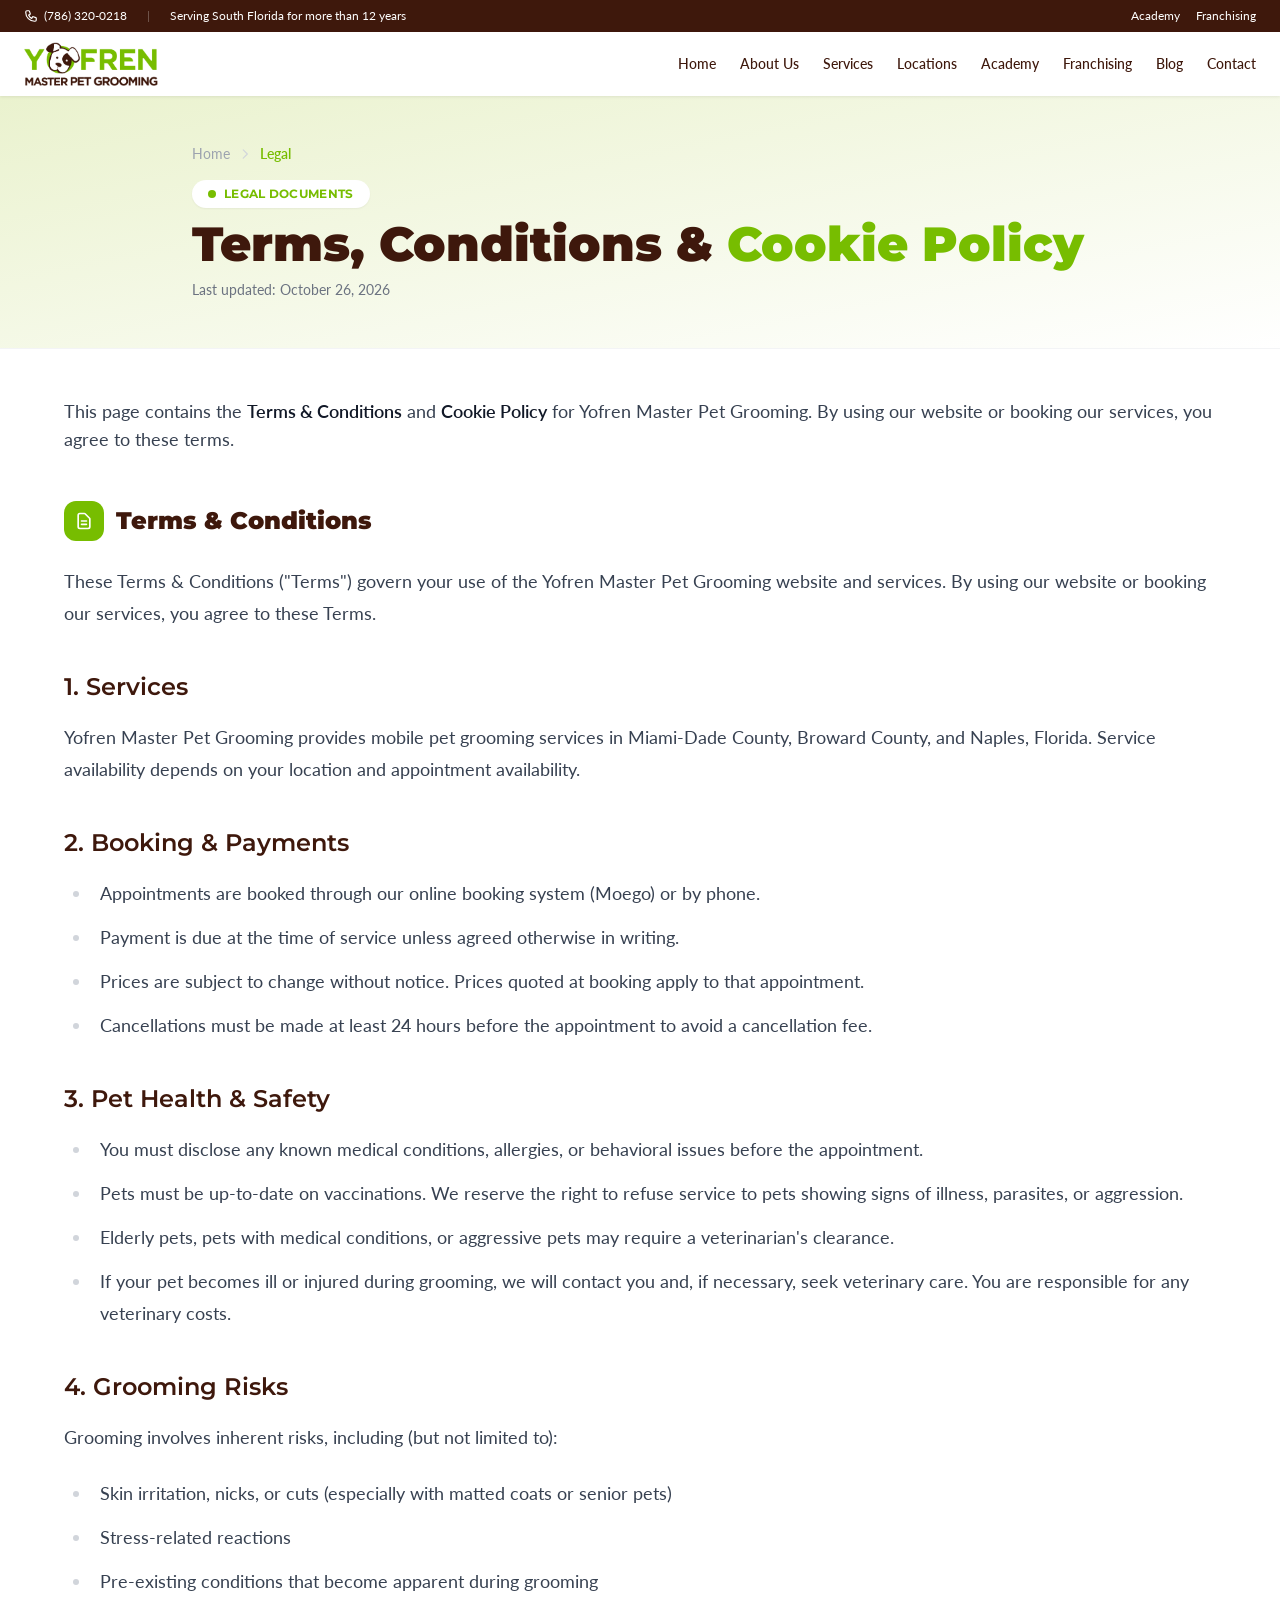
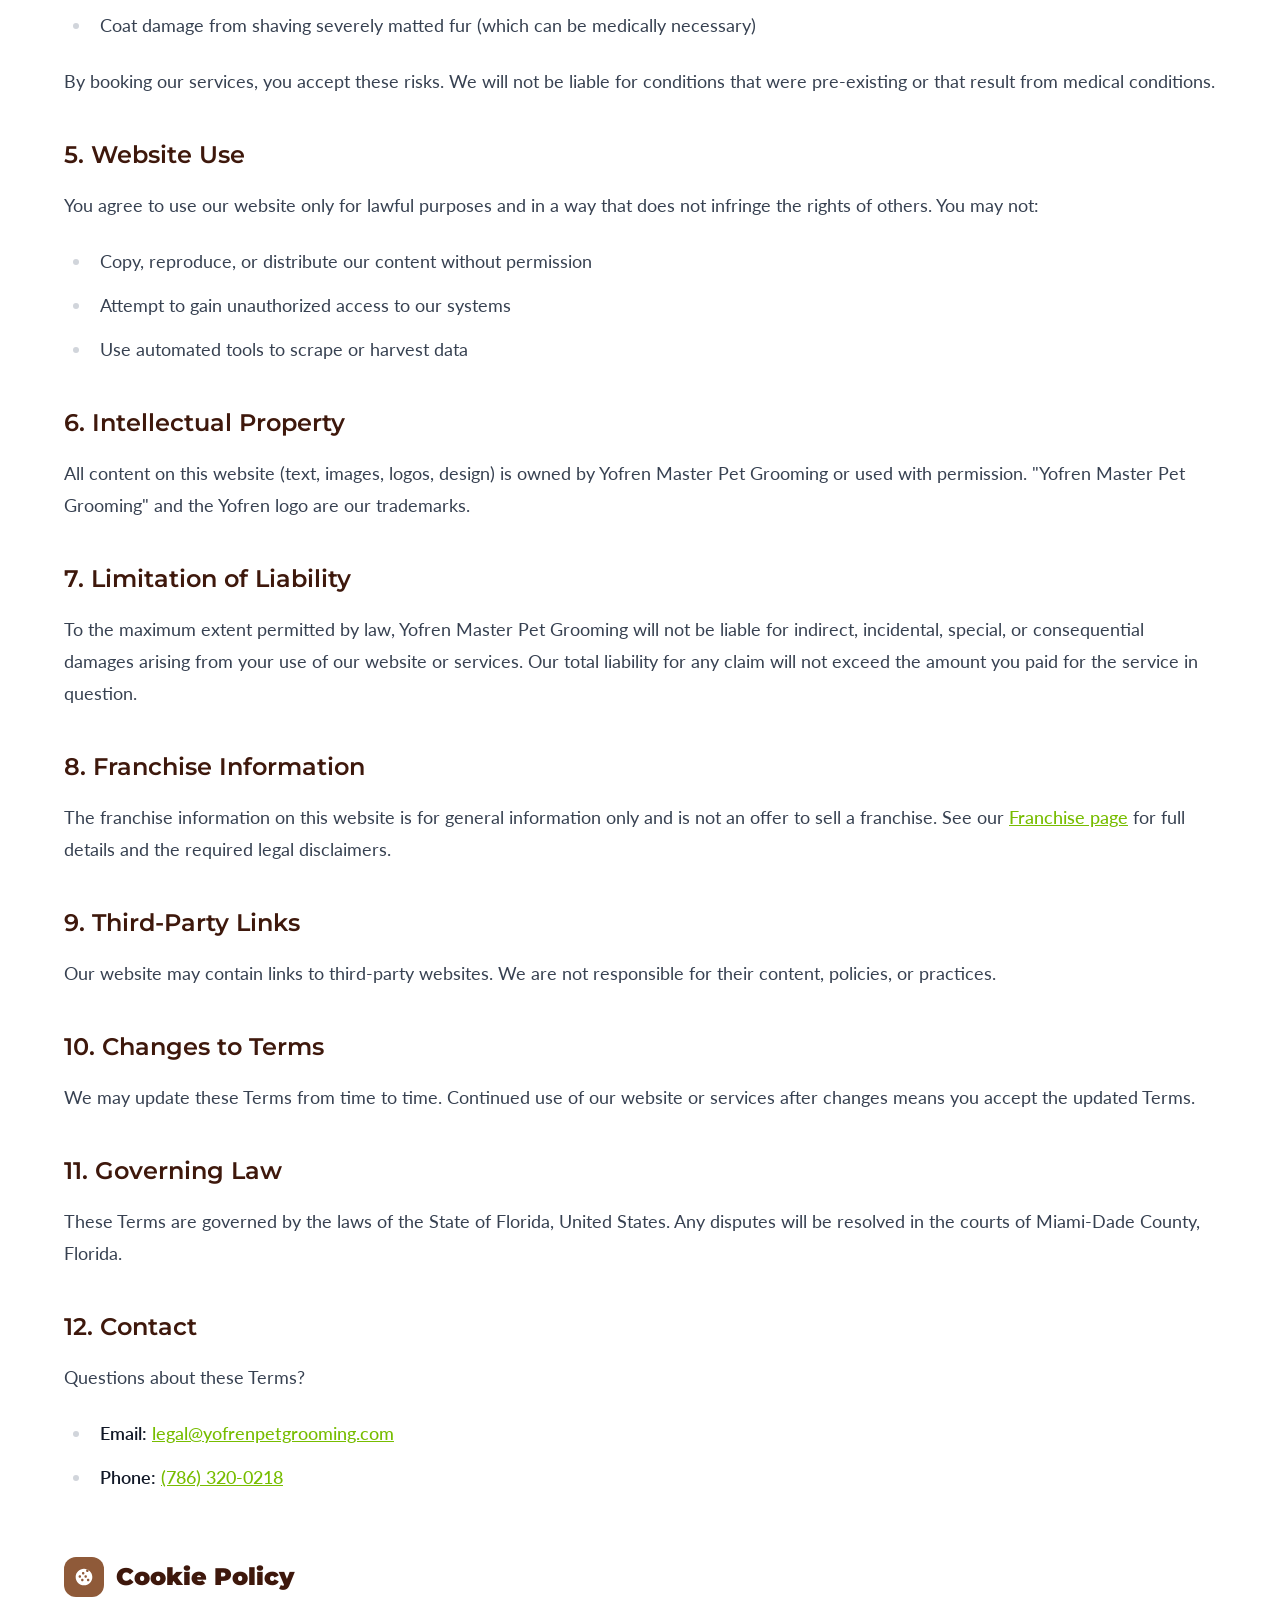
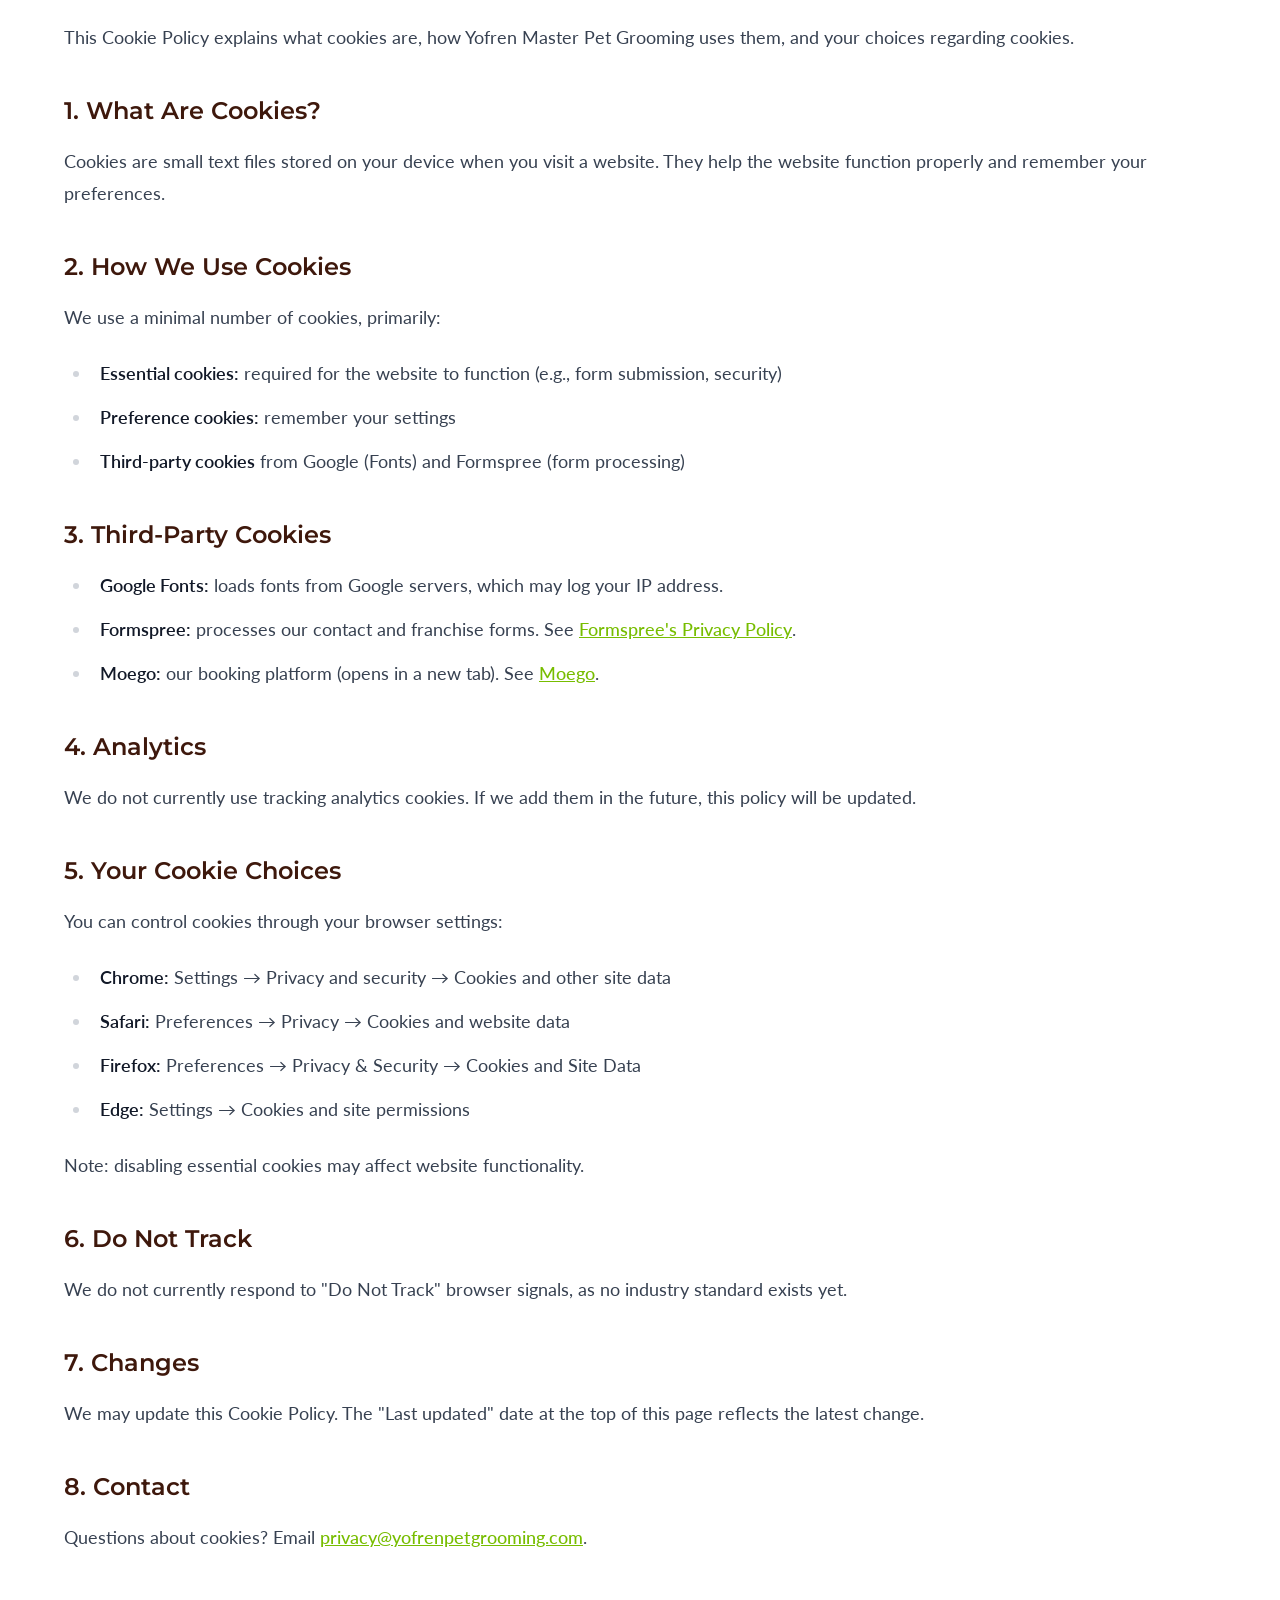
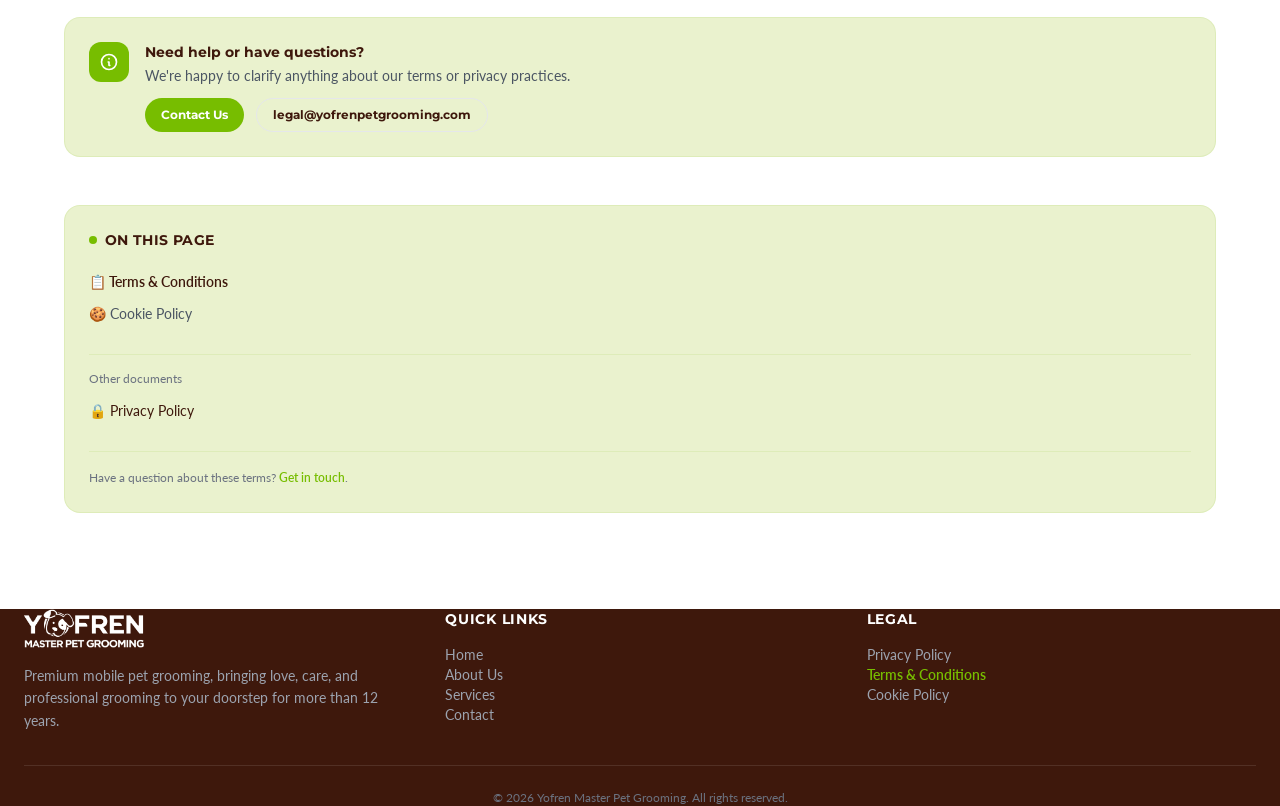
<file: terms-conditions.html>
<!DOCTYPE html>
<html lang="en">

<head>
    <meta charset="UTF-8">
    <meta name="viewport" content="width=device-width, initial-scale=1.0">
    <title>Terms, Conditions & Cookie Policy | Yofren Master Pet Grooming</title>
    <meta name="robots" content="index, follow">
    <link rel="icon" type="image/ico" href="assets/images/icon-yofren.ico">
    <meta name="description"
        content="Terms of service, conditions, and cookie policy for Yofren Master Pet Grooming. Read our service terms, refund policy, and how we use cookies.">
    <link rel="canonical" href="https://yofrenpetgrooming.com/terms-conditions.html">

    <!-- Open Graph -->
    <meta property="og:type" content="website">
    <meta property="og:url" content="https://yofrenpetgrooming.com/terms-conditions.html">
    <meta property="og:title" content="Terms, Conditions & Cookie Policy | Yofren Master Pet Grooming">
    <meta property="og:description"
        content="Terms of service, conditions, and cookie policy for Yofren Master Pet Grooming.">
    <meta property="og:image" content="https://yofrenpetgrooming.com/assets/images/heroindex.webp">

    <link rel="stylesheet" href="assets/css/tailwind.css">
    <link rel="preconnect" href="https://fonts.googleapis.com">
    <link rel="preconnect" href="https://fonts.gstatic.com" crossorigin>
    <link
        href="https://fonts.googleapis.com/css2?family=Lato:wght@300;400;700;900&family=Montserrat:wght@600;700;800;900&family=Dancing+Script:wght@400;600;700&display=swap"
        rel="stylesheet">
    <style>
        body {
            font-family: 'Lato', sans-serif;
        }

        html {
            scroll-behavior: smooth;
        }

        #mainNav {
            background: rgba(255, 255, 255, 0.97);
            backdrop-filter: blur(12px);
            box-shadow: 0 1px 3px rgba(0, 0, 0, 0.08);
        }

        #mainNav .nav-link {
            color: #3E180C;
            transition: color 0.2s;
        }

        #mainNav .nav-link:hover {
            color: #77BD00;
        }

        /* Scroll offset para anchors con sticky nav */
        section[id] {
            scroll-margin-top: 90px;
        }

        /* Estilo de los links del índice */
        .toc-link {
            transition: all 0.2s;
        }

        .toc-link:hover {
            color: #77BD00;
            padding-left: 8px;
        }
            /* Academy/Franchising stay in the top bar on narrow screens */
        @media (max-width:1023.98px){.nav-extra{display:none!important}}
</style>
</head>

<body class="bg-white">

    <!-- TOP BAR -->
    <div class="bg-contrast text-white py-2 px-6 text-xs">
        <div class="container mx-auto flex justify-between items-center">
            <div class="flex items-center gap-5 font-lato">
                <a href="tel:+17863200218" class="hover:text-primary transition flex items-center gap-1.5">
                    <svg class="w-3.5 h-3.5" fill="none" stroke="currentColor" viewBox="0 0 24 24">
                        <path stroke-linecap="round" stroke-linejoin="round" stroke-width="2"
                            d="M3 5a2 2 0 012-2h3.28a1 1 0 01.948.684l1.498 4.493a1 1 0 01-.502 1.21l-2.257 1.13a11.042 11.042 0 005.516 5.516l1.13-2.257a1 1 0 011.21-.502l4.493 1.498a1 1 0 01.684.949V19a2 2 0 01-2 2h-1C9.716 21 3 14.284 3 6V5z" />
                    </svg>
                    (786) 320-0218
                </a>
                <span class="hidden sm:inline text-white/30">|</span>
                <span class="hidden sm:inline">Serving South Florida for more than 12 years</span>
            </div>
            <div class="flex items-center gap-4 font-lato">
                <a href="academy.html" class="hover:text-primary transition">Academy</a>
                <a href="franchise.html" class="hover:text-primary transition">Franchising</a>            </div>
        </div>
    </div>

    <!-- NAVBAR -->
    <nav id="mainNav" class="sticky top-0 z-50">
        <div class="container mx-auto px-6">
            <div class="flex items-center justify-between h-16">
                <a href="index.html"><img src="assets/images/Yofren_Logo(1).png" alt="Yofren Master Pet Grooming"
                        class="h-11 w-auto object-contain hover:opacity-80 transition"></a>
                <div class="hidden md:flex items-center gap-6 font-lato font-medium text-sm">
                    <a href="index.html" class="nav-link">Home</a>
                    <a href="about.html" class="nav-link">About Us</a>
                    <a href="services.html" class="nav-link">Services</a>
                    <a href="locations.html" class="nav-link">Locations</a>
                    <a href="academy.html" class="nav-link nav-extra">Academy</a>
                    <a href="franchise.html" class="nav-link nav-extra">Franchising</a>
                    <a href="blog.html" class="nav-link">Blog</a>
                    <a href="contact.html" class="nav-link">Contact</a>
                </div>
                <a href="https://booking.moego.pet/ol/YofrenmasterpetgroomingFL/book" target="_blank"
                    class="hidden md:inline-flex bg-primary hover:bg-green-600 text-white font-stem font-bold text-sm px-5 py-2.5 rounded-full shadow-md hover:shadow-lg transition transform hover:scale-105">Book
                    Now</a>
            </div>
        </div>
    </nav>

    <!-- PAGE HEADER -->
    <section class="py-12 px-6 bg-gradient-to-br from-background to-white border-b border-gray-100">
        <div class="container mx-auto max-w-4xl">
            <div class="flex items-center gap-2 mb-4 text-sm font-lato">
                <a href="index.html" class="text-gray-400 hover:text-primary transition">Home</a>
                <svg class="w-3.5 h-3.5 text-gray-300" fill="none" stroke="currentColor" viewBox="0 0 24 24">
                    <path stroke-linecap="round" stroke-linejoin="round" stroke-width="2" d="M9 5l7 7-7 7" />
                </svg>
                <span class="text-primary font-semibold">Legal</span>
            </div>
            <div class="inline-flex items-center gap-2 bg-white px-4 py-1.5 rounded-full mb-3 shadow-sm">
                <span class="w-2 h-2 bg-primary rounded-full animate-pulse"></span>
                <span class="font-stem font-bold text-primary text-xs uppercase tracking-wide">Legal Documents</span>
            </div>
            <h1 class="font-stem font-black text-contrast text-3xl md:text-4xl lg:text-5xl leading-tight mb-3">
                Terms, Conditions &amp; <span class="text-primary">Cookie Policy</span>
            </h1>
            <p class="font-lato text-gray-500 text-sm">Last updated: October 26, 2026</p>
        </div>
    </section>

    <!-- MAIN CONTENT -->
    <main class="py-12 px-6">
        <div class="container mx-auto max-w-6xl">
            <div class="grid lg:grid-cols-[1fr_260px] gap-12 items-start">

                <!-- CONTENT -->
                <div class="min-w-0">

                    <!-- INTRO -->
                    <div
                        class="prose prose-lg max-w-none prose-headings:font-stem prose-headings:text-contrast prose-headings:font-black prose-a:text-primary prose-blockquote:border-primary mb-12">
                        <p class="text-lg text-gray-700">This page contains the <strong>Terms &amp; Conditions</strong>
                            and <strong>Cookie Policy</strong> for Yofren Master Pet Grooming. By using our website or
                            booking our services, you agree to these terms.</p>
                    </div>

                    <!-- ============================================ -->
                    <!-- SECTION: TERMS & CONDITIONS                  -->
                    <!-- ============================================ -->
                    <section id="terms" class="mb-16">
                        <div class="flex items-center gap-3 mb-6">
                            <div class="w-10 h-10 bg-primary rounded-xl flex items-center justify-center flex-shrink-0">
                                <svg class="w-5 h-5 text-white" fill="none" stroke="currentColor" viewBox="0 0 24 24">
                                    <path stroke-linecap="round" stroke-linejoin="round" stroke-width="2"
                                        d="M9 12h6m-6 4h6m2 5H7a2 2 0 01-2-2V5a2 2 0 012-2h5.586a1 1 0 01.707.293l5.414 5.414a1 1 0 01.293.707V19a2 2 0 01-2 2z" />
                                </svg>
                            </div>
                            <h2 class="font-stem font-black text-contrast text-2xl md:text-3xl">Terms &amp; Conditions
                            </h2>
                        </div>

                        <div
                            class="prose prose-lg max-w-none prose-headings:font-stem prose-headings:text-contrast prose-headings:font-bold prose-a:text-primary prose-blockquote:border-primary">

                            <p>These Terms &amp; Conditions ("Terms") govern your use of the Yofren Master Pet Grooming
                                website and services. By using our website or booking our services, you agree to these
                                Terms.</p>

                            <h3>1. Services</h3>
                            <p>Yofren Master Pet Grooming provides mobile pet grooming services in Miami-Dade County,
                                Broward County, and Naples, Florida. Service availability depends on your location and
                                appointment availability.</p>

                            <h3>2. Booking &amp; Payments</h3>
                            <ul>
                                <li>Appointments are booked through our online booking system (Moego) or by phone.</li>
                                <li>Payment is due at the time of service unless agreed otherwise in writing.</li>
                                <li>Prices are subject to change without notice. Prices quoted at booking apply to that
                                    appointment.</li>
                                <li>Cancellations must be made at least 24 hours before the appointment to avoid a
                                    cancellation fee.</li>
                            </ul>

                            <h3>3. Pet Health &amp; Safety</h3>
                            <ul>
                                <li>You must disclose any known medical conditions, allergies, or behavioral issues
                                    before the appointment.</li>
                                <li>Pets must be up-to-date on vaccinations. We reserve the right to refuse service to
                                    pets showing signs of illness, parasites, or aggression.</li>
                                <li>Elderly pets, pets with medical conditions, or aggressive pets may require a
                                    veterinarian's clearance.</li>
                                <li>If your pet becomes ill or injured during grooming, we will contact you and, if
                                    necessary, seek veterinary care. You are responsible for any veterinary costs.</li>
                            </ul>

                            <h3>4. Grooming Risks</h3>
                            <p>Grooming involves inherent risks, including (but not limited to):</p>
                            <ul>
                                <li>Skin irritation, nicks, or cuts (especially with matted coats or senior pets)</li>
                                <li>Stress-related reactions</li>
                                <li>Pre-existing conditions that become apparent during grooming</li>
                                <li>Coat damage from shaving severely matted fur (which can be medically necessary)</li>
                            </ul>
                            <p>By booking our services, you accept these risks. We will not be liable for conditions
                                that were pre-existing or that result from medical conditions.</p>

                            <h3>5. Website Use</h3>
                            <p>You agree to use our website only for lawful purposes and in a way that does not infringe
                                the rights of others. You may not:</p>
                            <ul>
                                <li>Copy, reproduce, or distribute our content without permission</li>
                                <li>Attempt to gain unauthorized access to our systems</li>
                                <li>Use automated tools to scrape or harvest data</li>
                            </ul>

                            <h3>6. Intellectual Property</h3>
                            <p>All content on this website (text, images, logos, design) is owned by Yofren Master Pet
                                Grooming or used with permission. "Yofren Master Pet Grooming" and the Yofren logo are
                                our trademarks.</p>

                            <h3>7. Limitation of Liability</h3>
                            <p>To the maximum extent permitted by law, Yofren Master Pet Grooming will not be liable for
                                indirect, incidental, special, or consequential damages arising from your use of our
                                website or services. Our total liability for any claim will not exceed the amount you
                                paid for the service in question.</p>

                            <h3>8. Franchise Information</h3>
                            <p>The franchise information on this website is for general information only and is not an
                                offer to sell a franchise. See our <a href="franchise.html">Franchise page</a> for full
                                details and the required legal disclaimers.</p>

                            <h3>9. Third-Party Links</h3>
                            <p>Our website may contain links to third-party websites. We are not responsible for their
                                content, policies, or practices.</p>

                            <h3>10. Changes to Terms</h3>
                            <p>We may update these Terms from time to time. Continued use of our website or services
                                after changes means you accept the updated Terms.</p>

                            <h3>11. Governing Law</h3>
                            <p>These Terms are governed by the laws of the State of Florida, United States. Any disputes
                                will be resolved in the courts of Miami-Dade County, Florida.</p>

                            <h3>12. Contact</h3>
                            <p>Questions about these Terms?</p>
                            <ul>
                                <li><strong>Email:</strong> <a
                                        href="mailto:legal@yofrenpetgrooming.com">legal@yofrenpetgrooming.com</a></li>
                                <li><strong>Phone:</strong> <a href="tel:+17863200218">(786) 320-0218</a></li>
                            </ul>

                        </div>
                    </section>

                    <!-- DIVIDER -->
                    <div class="border-t-2 border-dashed border-gray-200 my-16"></div>

                    <!-- ============================================ -->
                    <!-- SECTION: COOKIE POLICY                       -->
                    <!-- ============================================ -->
                    <section id="cookies">
                        <div class="flex items-center gap-3 mb-6">
                            <div class="w-10 h-10 bg-accent rounded-xl flex items-center justify-center flex-shrink-0">
                                <svg class="w-5 h-5 text-white" fill="currentColor" viewBox="0 0 24 24">
                                    <path
                                        d="M12 2C6.48 2 2 6.48 2 12s4.48 10 10 10 10-4.48 10-10S17.52 2 12 2zm-2 15c-.83 0-1.5-.67-1.5-1.5S9.17 14 10 14s1.5.67 1.5 1.5S10.83 17 10 17zm-3-4c-.83 0-1.5-.67-1.5-1.5S6.17 10 7 10s1.5.67 1.5 1.5S7.83 13 7 13zm10 4c-.83 0-1.5-.67-1.5-1.5S16.17 14 17 14s1.5.67 1.5 1.5S17.83 17 17 17zm-3-4c-.83 0-1.5-.67-1.5-1.5S13.17 10 14 10s1.5.67 1.5 1.5S14.83 13 14 13zm-3-4c-.83 0-1.5-.67-1.5-1.5S10.17 6 11 6s1.5.67 1.5 1.5S11.83 9 11 9zm5-3c-.83 0-1.5-.67-1.5-1.5S15.17 3 16 3s1.5.67 1.5 1.5S16.83 6 16 6z" />
                                </svg>
                            </div>
                            <h2 class="font-stem font-black text-contrast text-2xl md:text-3xl">Cookie Policy</h2>
                        </div>

                        <div
                            class="prose prose-lg max-w-none prose-headings:font-stem prose-headings:text-contrast prose-headings:font-bold prose-a:text-primary prose-blockquote:border-primary">

                            <p>This Cookie Policy explains what cookies are, how Yofren Master Pet Grooming uses them,
                                and your choices regarding cookies.</p>

                            <h3>1. What Are Cookies?</h3>
                            <p>Cookies are small text files stored on your device when you visit a website. They help
                                the website function properly and remember your preferences.</p>

                            <h3>2. How We Use Cookies</h3>
                            <p>We use a minimal number of cookies, primarily:</p>
                            <ul>
                                <li><strong>Essential cookies:</strong> required for the website to function (e.g., form
                                    submission, security)</li>
                                <li><strong>Preference cookies:</strong> remember your settings</li>
                                <li><strong>Third-party cookies</strong> from Google (Fonts) and Formspree (form
                                    processing)</li>
                            </ul>

                            <h3>3. Third-Party Cookies</h3>
                            <ul>
                                <li><strong>Google Fonts:</strong> loads fonts from Google servers, which may log your
                                    IP address.</li>
                                <li><strong>Formspree:</strong> processes our contact and franchise forms. See <a
                                        href="https://formspree.io/legal/privacy-policy/" target="_blank"
                                        rel="noopener noreferrer">Formspree's Privacy Policy</a>.</li>
                                <li><strong>Moego:</strong> our booking platform (opens in a new tab). See <a
                                        href="https://moego.pet/" target="_blank" rel="noopener noreferrer">Moego</a>.
                                </li>
                            </ul>

                            <h3>4. Analytics</h3>
                            <p>We do not currently use tracking analytics cookies. If we add them in the future, this
                                policy will be updated.</p>

                            <h3>5. Your Cookie Choices</h3>
                            <p>You can control cookies through your browser settings:</p>
                            <ul>
                                <li><strong>Chrome:</strong> Settings → Privacy and security → Cookies and other site
                                    data</li>
                                <li><strong>Safari:</strong> Preferences → Privacy → Cookies and website data</li>
                                <li><strong>Firefox:</strong> Preferences → Privacy &amp; Security → Cookies and Site
                                    Data</li>
                                <li><strong>Edge:</strong> Settings → Cookies and site permissions</li>
                            </ul>
                            <p>Note: disabling essential cookies may affect website functionality.</p>

                            <h3>6. Do Not Track</h3>
                            <p>We do not currently respond to "Do Not Track" browser signals, as no industry standard
                                exists yet.</p>

                            <h3>7. Changes</h3>
                            <p>We may update this Cookie Policy. The "Last updated" date at the top of this page
                                reflects the latest change.</p>

                            <h3>8. Contact</h3>
                            <p>Questions about cookies? Email <a
                                    href="mailto:privacy@yofrenpetgrooming.com">privacy@yofrenpetgrooming.com</a>.</p>

                        </div>
                    </section>

                    <!-- BOTTOM CTA -->
                    <div class="mt-16 p-6 bg-background rounded-2xl border border-primary/10">
                        <div class="flex items-start gap-4">
                            <div class="w-10 h-10 bg-primary rounded-xl flex items-center justify-center flex-shrink-0">
                                <svg class="w-5 h-5 text-white" fill="none" stroke="currentColor" viewBox="0 0 24 24">
                                    <path stroke-linecap="round" stroke-linejoin="round" stroke-width="2"
                                        d="M13 16h-1v-4h-1m1-4h.01M21 12a9 9 0 11-18 0 9 9 0 0118 0z" />
                                </svg>
                            </div>
                            <div>
                                <p class="font-stem font-bold text-contrast text-sm mb-1">Need help or have questions?
                                </p>
                                <p class="font-lato text-gray-600 text-sm mb-3">We're happy to clarify anything about
                                    our terms or privacy practices.</p>
                                <div class="flex flex-wrap gap-3">
                                    <a href="contact.html"
                                        class="inline-flex items-center gap-2 bg-primary hover:bg-green-600 text-white font-stem font-bold text-xs px-4 py-2 rounded-full transition">
                                        Contact Us
                                    </a>
                                    <a href="mailto:legal@yofrenpetgrooming.com"
                                        class="inline-flex items-center gap-2 border border-primary/30 hover:bg-primary/5 text-contrast font-stem font-bold text-xs px-4 py-2 rounded-full transition">
                                        legal@yofrenpetgrooming.com
                                    </a>
                                </div>
                            </div>
                        </div>
                    </div>

                </div>

                <!-- SIDEBAR: TABLE OF CONTENTS -->
                <aside class="hidden lg:block w-full sticky top-24">
                    <div class="bg-background rounded-2xl p-6 border border-primary/10">
                        <h3
                            class="font-stem font-bold text-contrast text-sm uppercase tracking-wide mb-4 flex items-center gap-2">
                            <span class="w-2 h-2 bg-primary rounded-full"></span>
                            On this page
                        </h3>
                        <nav class="space-y-1 text-sm font-lato">
                            <a href="#terms"
                                class="toc-link block py-1.5 px-2 rounded text-contrast hover:bg-white font-semibold">
                                📋 Terms &amp; Conditions
                            </a>
                            <a href="#cookies" class="toc-link block py-1.5 px-2 rounded text-gray-600 hover:bg-white">
                                🍪 Cookie Policy
                            </a>
                        </nav>

                        <div class="mt-6 pt-4 border-t border-primary/10">
                            <p class="font-lato text-xs text-gray-500 mb-2">Other documents</p>
                            <a href="privacy-policy.html"
                                class="toc-link block py-1.5 px-2 rounded text-sm font-lato text-contrast hover:bg-white">
                                🔒 Privacy Policy
                            </a>
                        </div>

                        <div class="mt-6 pt-4 border-t border-primary/10">
                            <p class="font-lato text-xs text-gray-500 leading-relaxed">
                                Have a question about these terms? <a href="contact.html"
                                    class="text-primary font-semibold hover:underline">Get in touch</a>.
                            </p>
                        </div>
                    </div>
                </aside>

            </div>
        </div>
    </main>

    <!-- FOOTER -->
    <footer class="bg-contrast text-white mt-12">
        <div class="container mx-auto px-6 py-10">
            <div class="grid md:grid-cols-3 gap-8 mb-8">
                <div>
                    <img src="assets/images/Logo_PNG(1).png" alt="Yofren Master Pet Grooming"
                        class="h-10 w-auto object-contain brightness-0 invert mb-4">
                    <p class="font-lato text-gray-400 text-sm leading-relaxed">Premium mobile pet grooming, bringing
                        love, care, and professional grooming to your doorstep for more than 12 years.</p>
                </div>
                <div>
                    <h4 class="font-stem font-bold text-sm uppercase tracking-wider mb-4">Quick Links</h4>
                    <ul class="space-y-2 font-lato text-sm">
                        <li><a href="index.html" class="text-gray-400 hover:text-primary transition">Home</a></li>
                        <li><a href="about.html" class="text-gray-400 hover:text-primary transition">About Us</a></li>
                        <li><a href="services.html" class="text-gray-400 hover:text-primary transition">Services</a>
                        </li>
                        <li><a href="contact.html" class="text-gray-400 hover:text-primary transition">Contact</a></li>
                    </ul>
                </div>
                <div>
                    <h4 class="font-stem font-bold text-sm uppercase tracking-wider mb-4">Legal</h4>
                    <ul class="space-y-2 font-lato text-sm">
                        <li><a href="privacy-policy.html" class="text-gray-400 hover:text-primary transition">Privacy
                                Policy</a></li>
                        <li><a href="terms-conditions.html" class="text-primary font-semibold">Terms &amp;
                                Conditions</a></li>
                        <li><a href="terms-conditions.html#cookies"
                                class="text-gray-400 hover:text-primary transition">Cookie Policy</a></li>
                    </ul>
                </div>
            </div>
            <div class="border-t border-white/10 pt-6 text-center">
                <p class="font-lato text-gray-500 text-xs">&copy; 2026 Yofren Master Pet Grooming. All rights reserved.
                </p>
            </div>
        </div>
    </footer>

    <script src="assets/js/script.js"></script>
</body>

</html>
</file>
